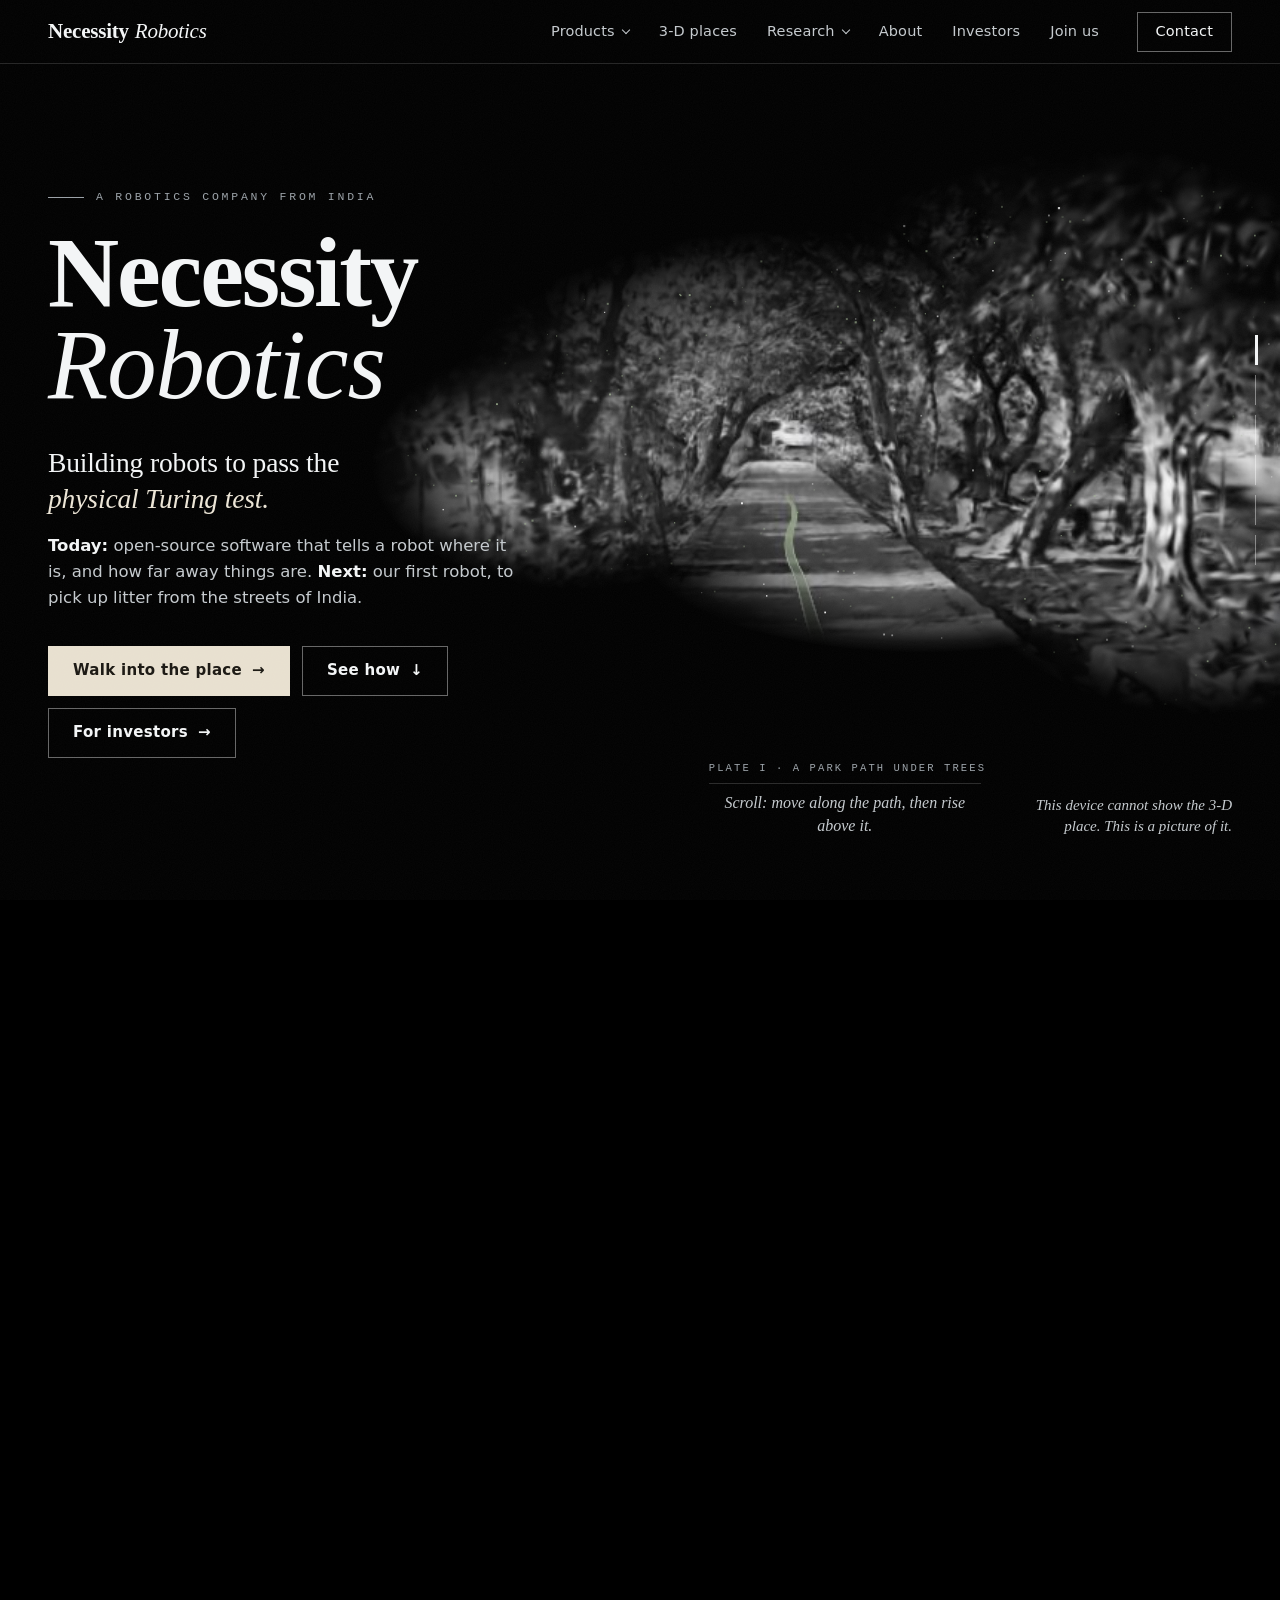
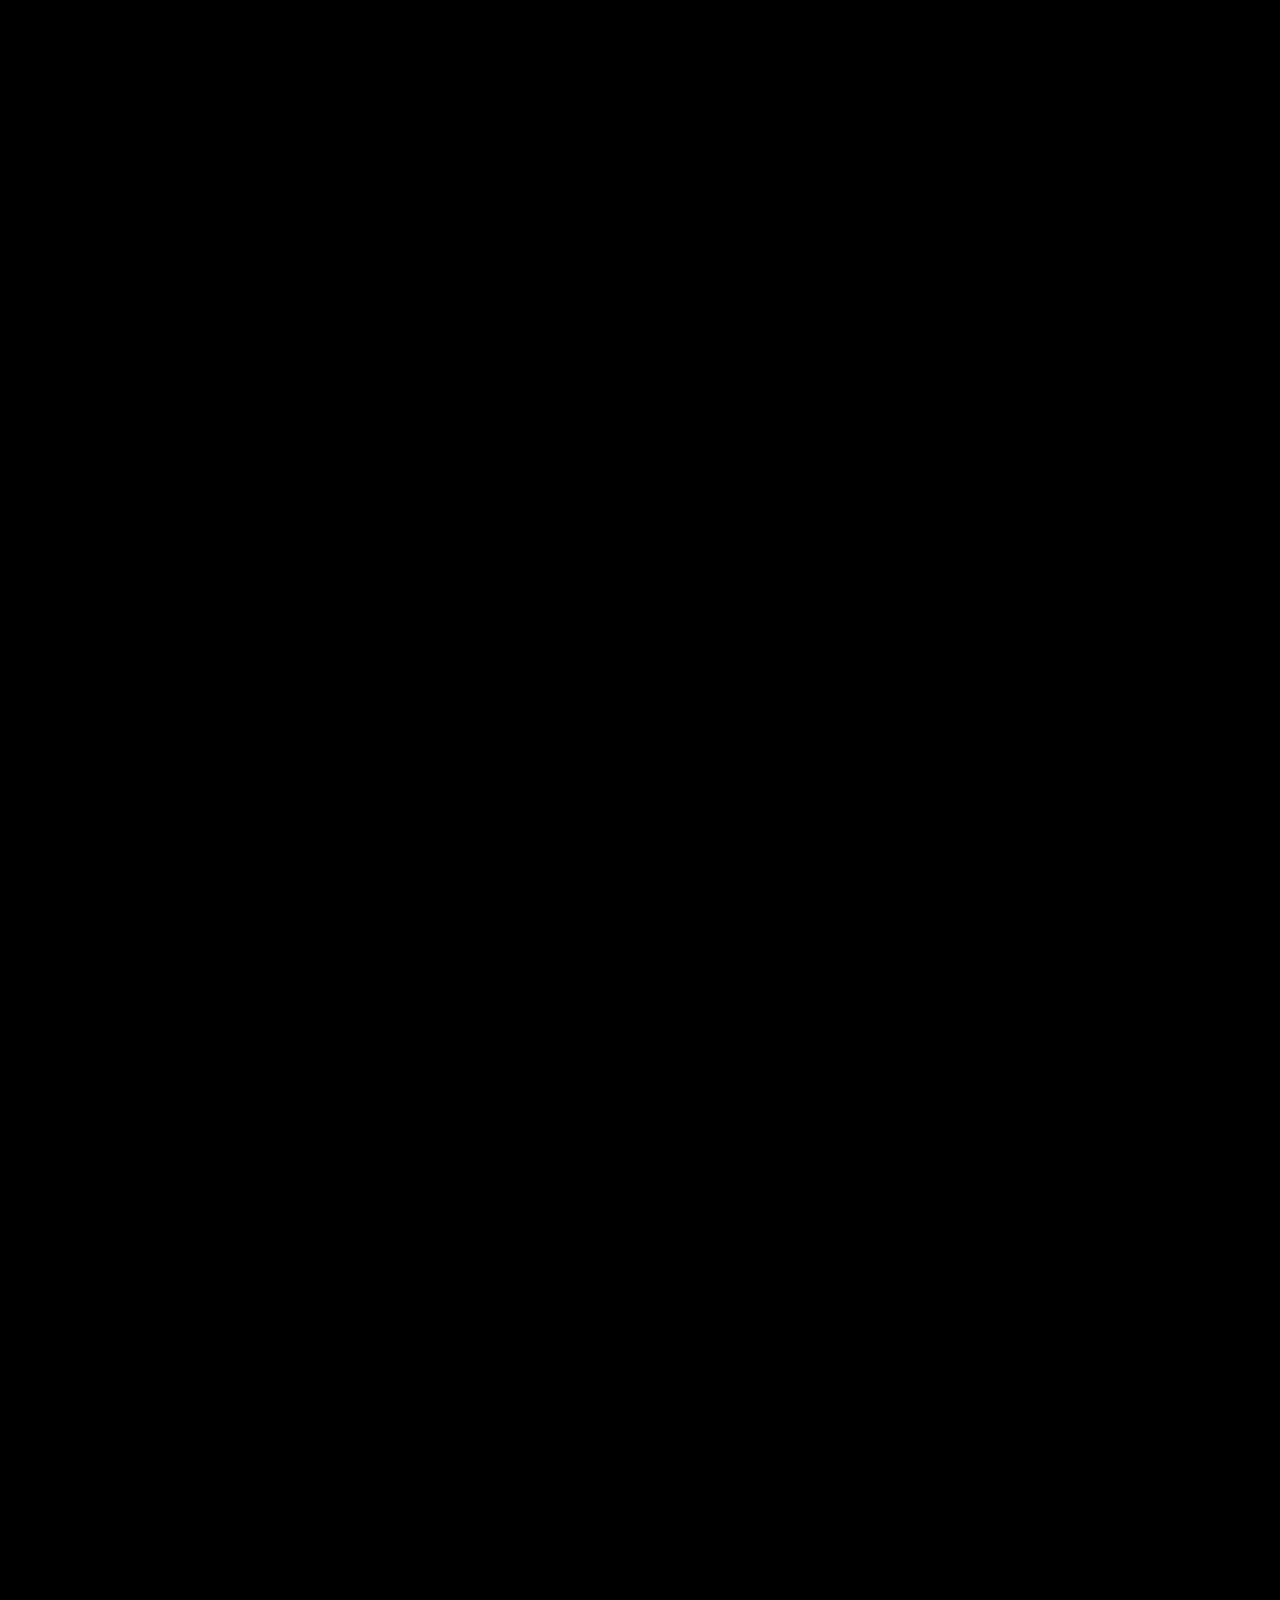
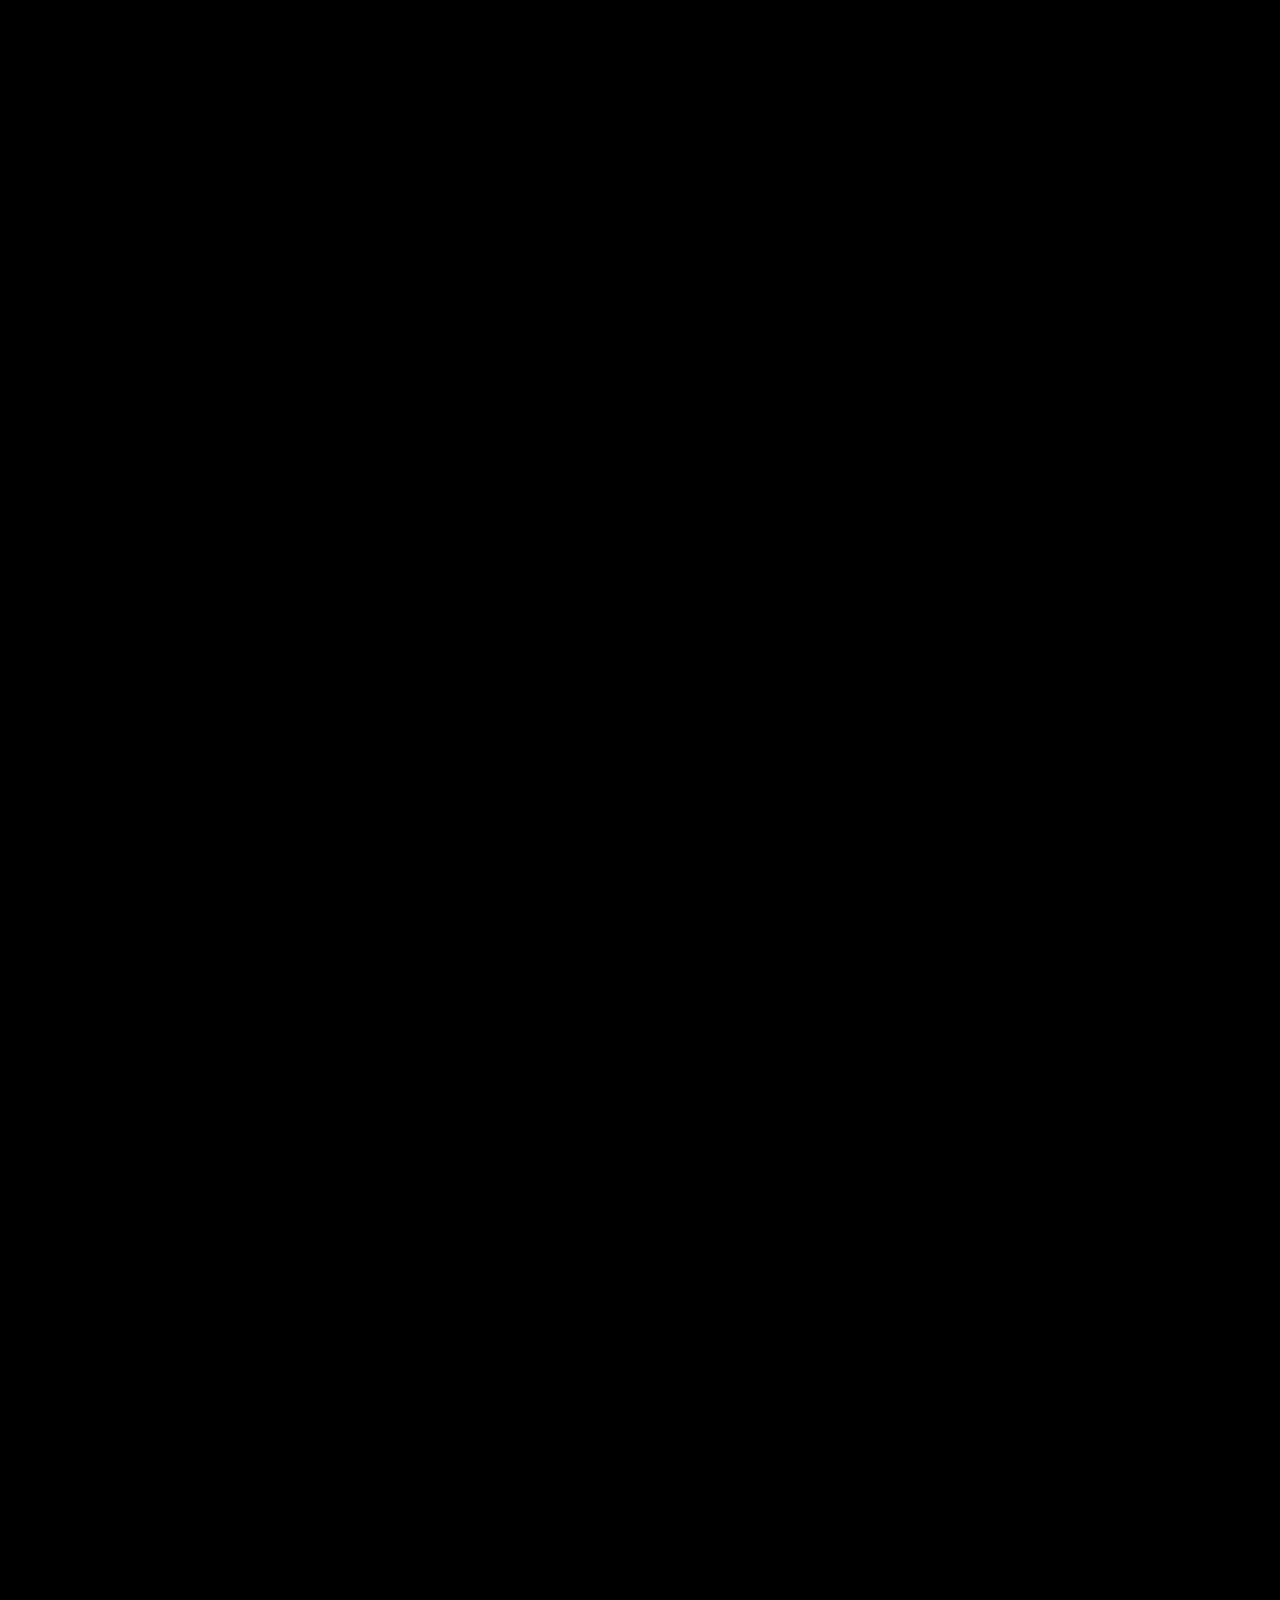
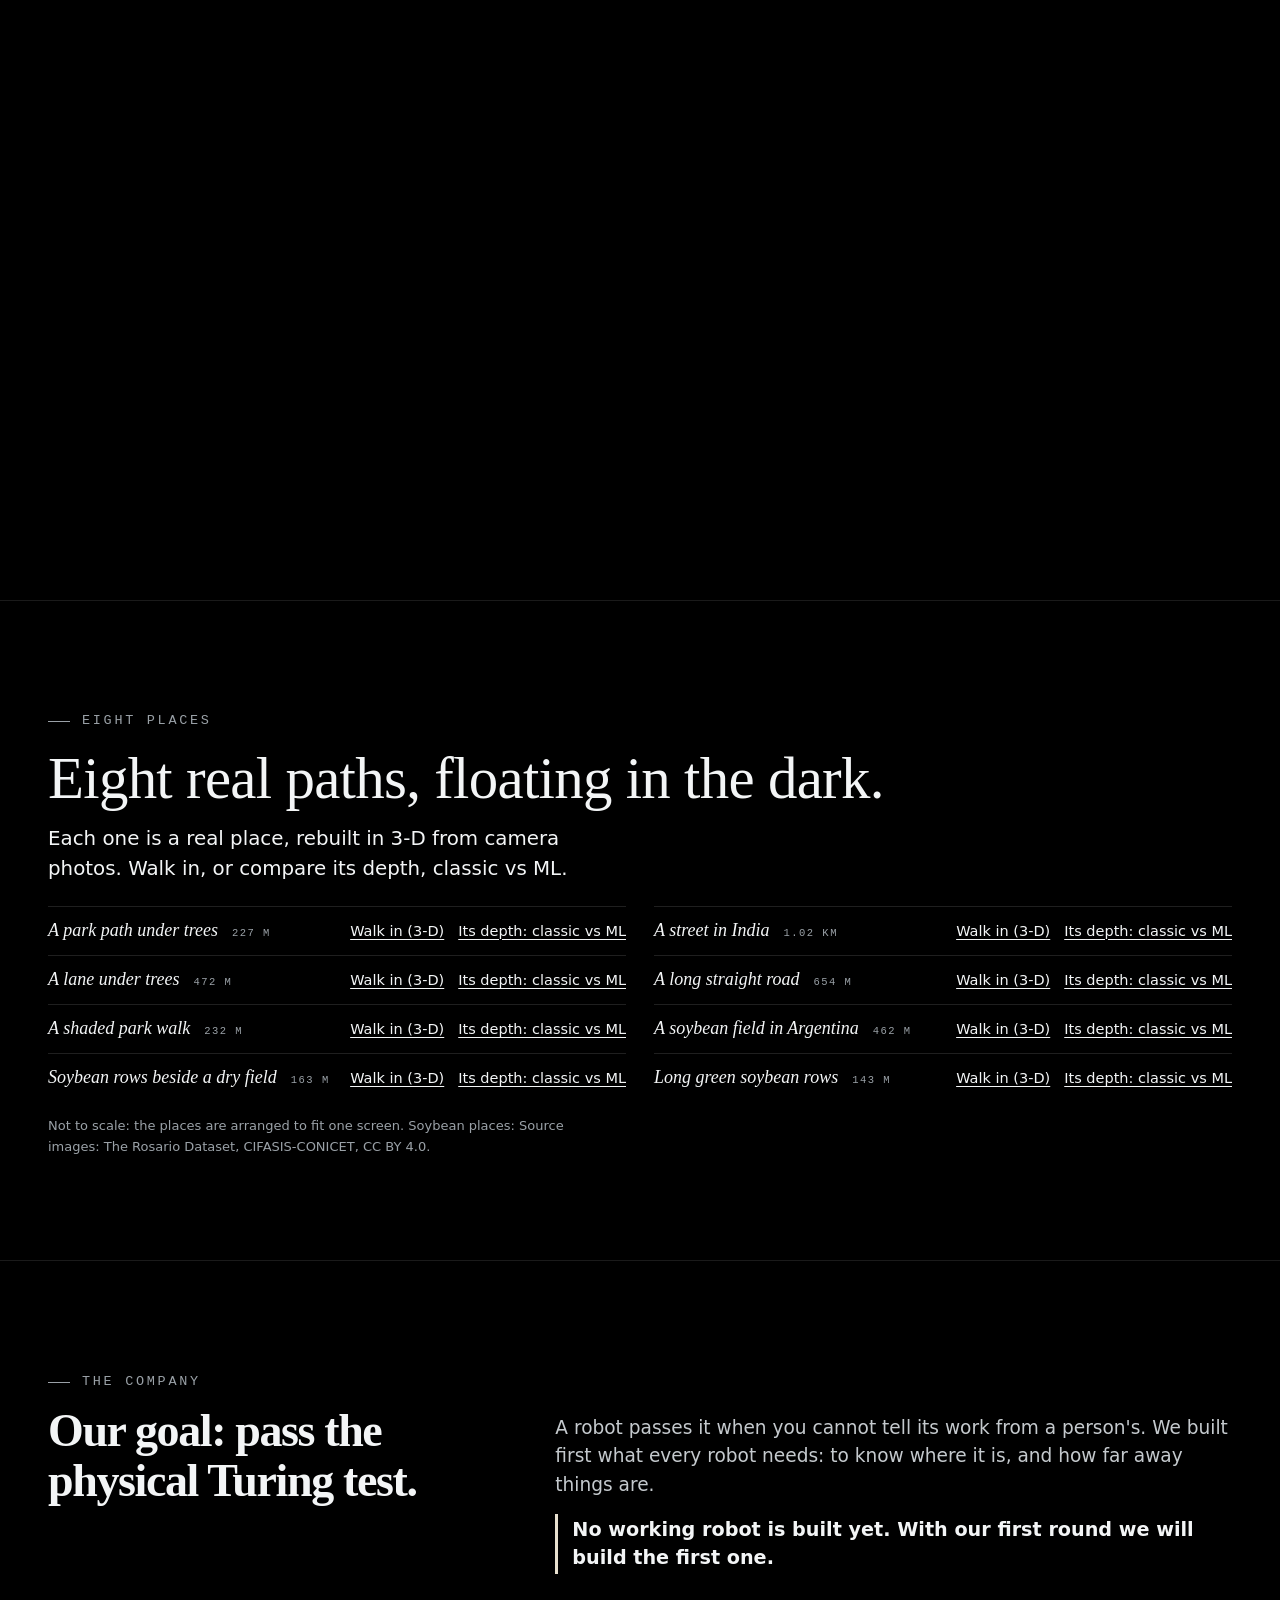
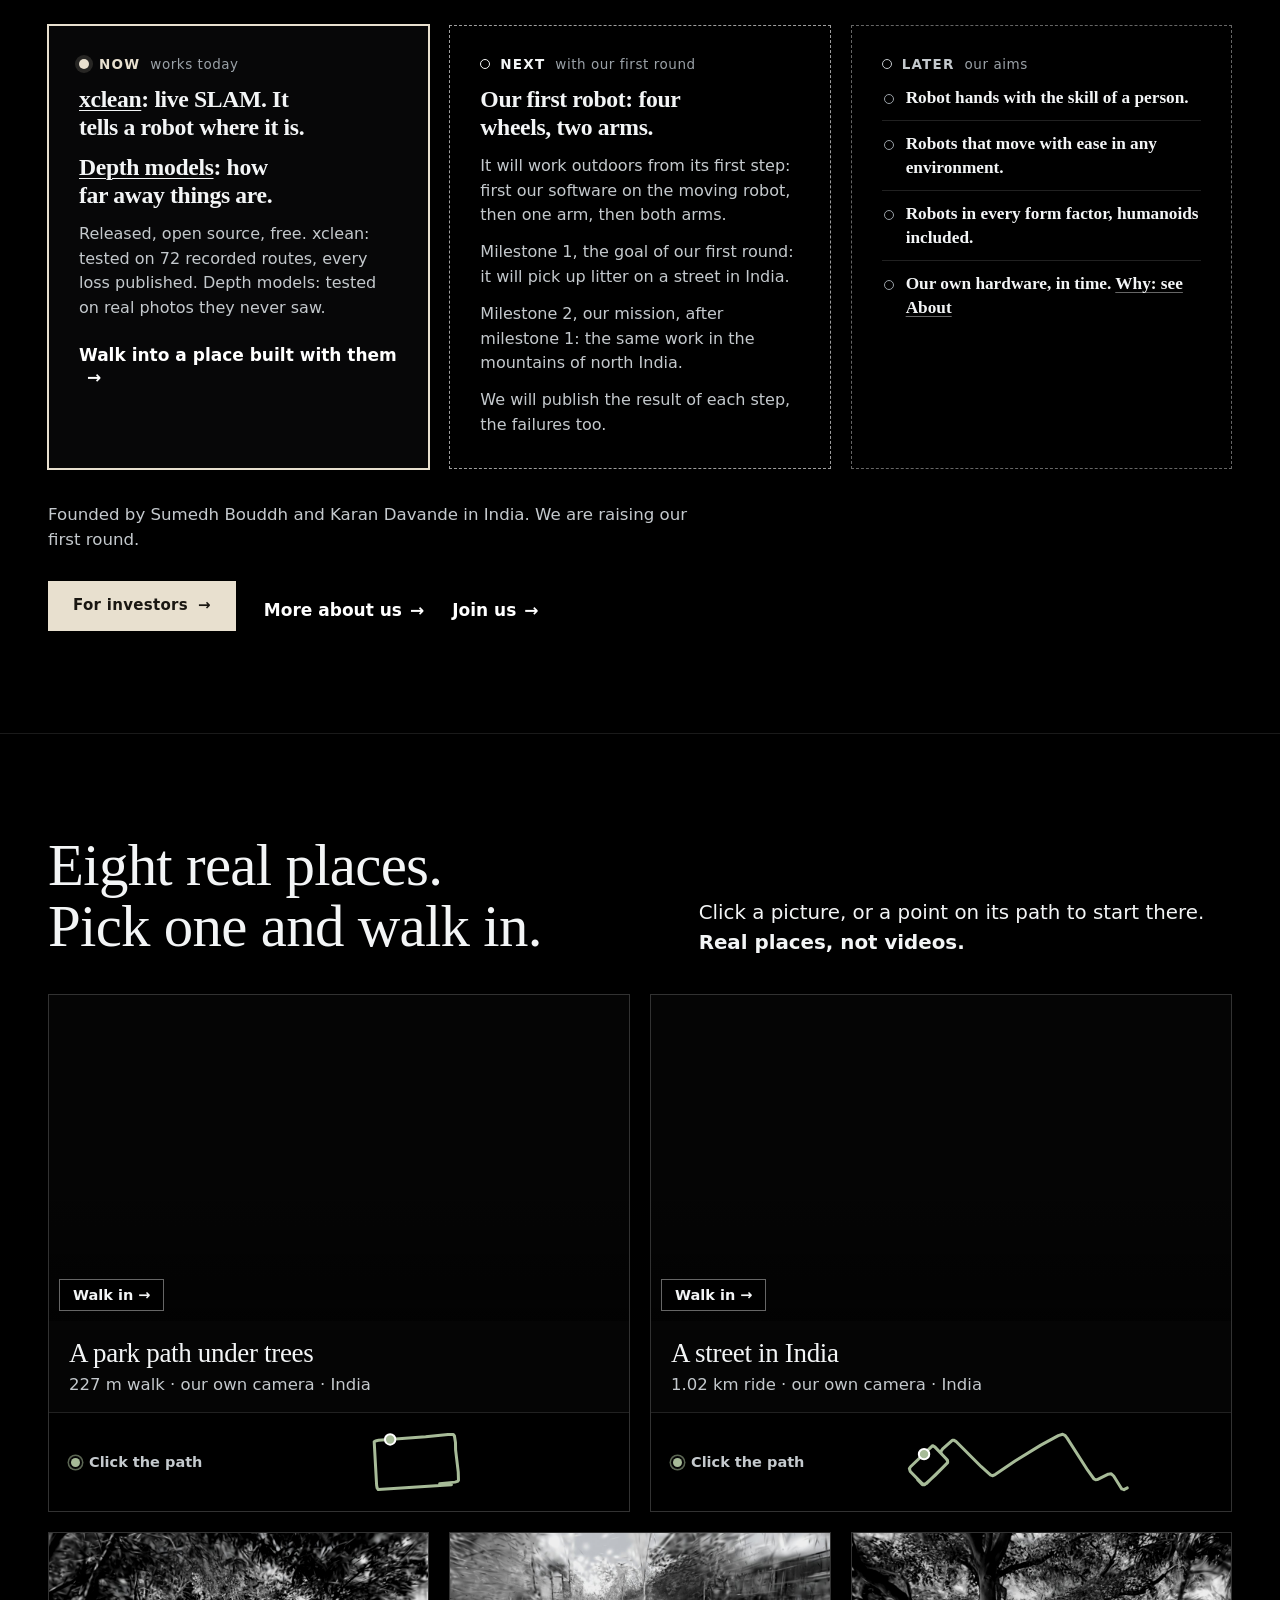
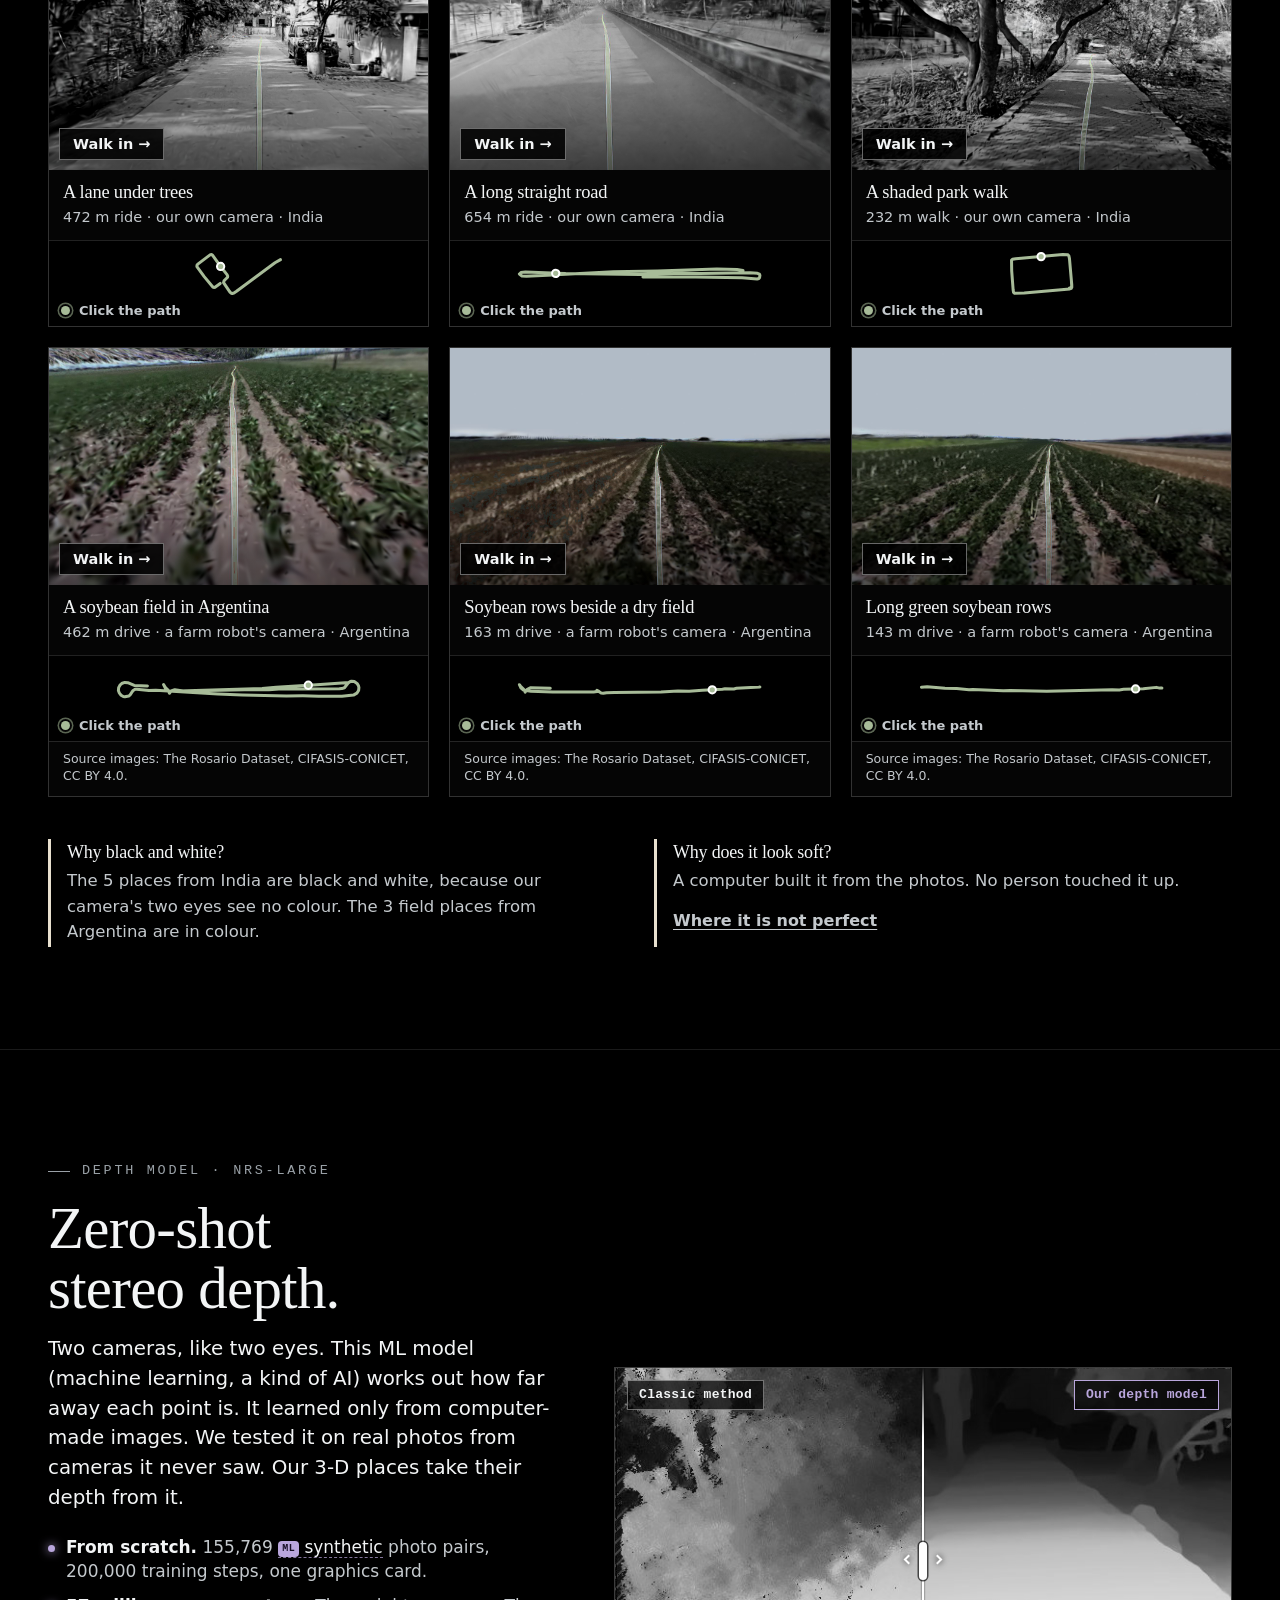
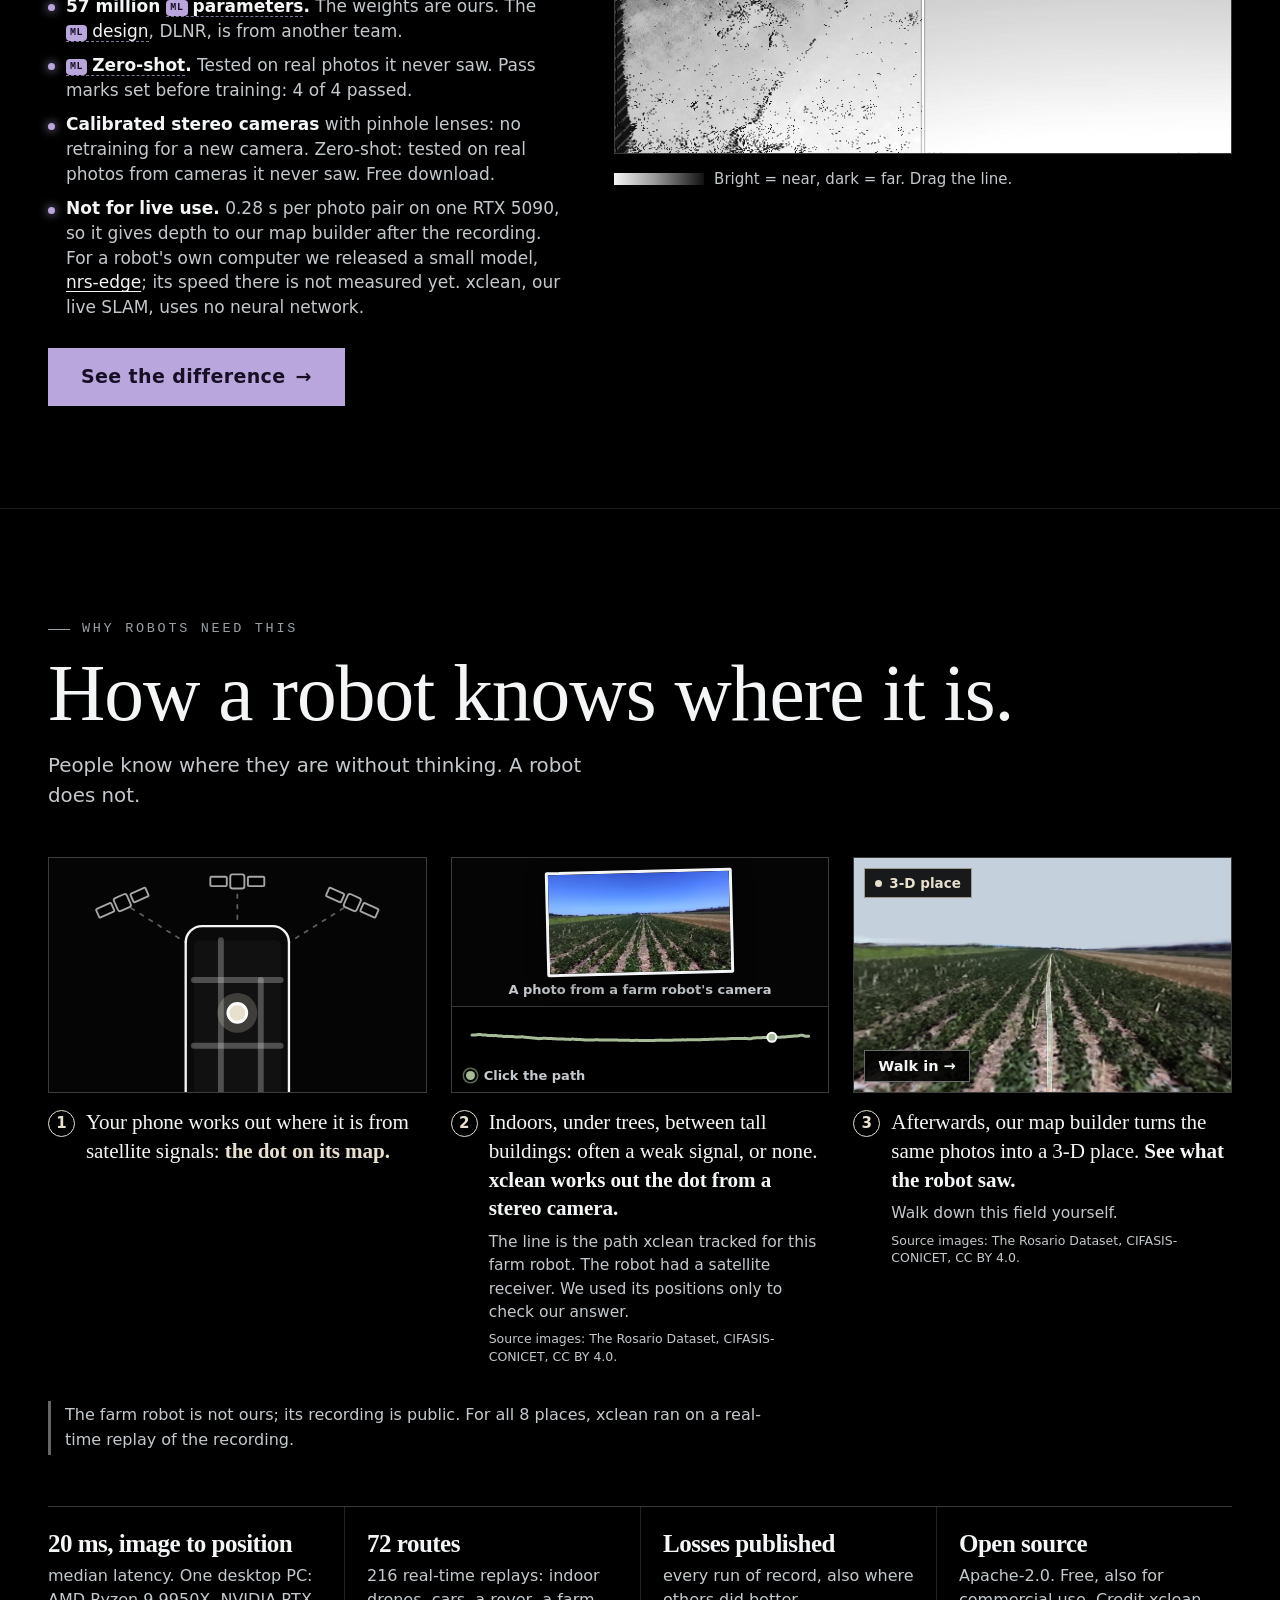
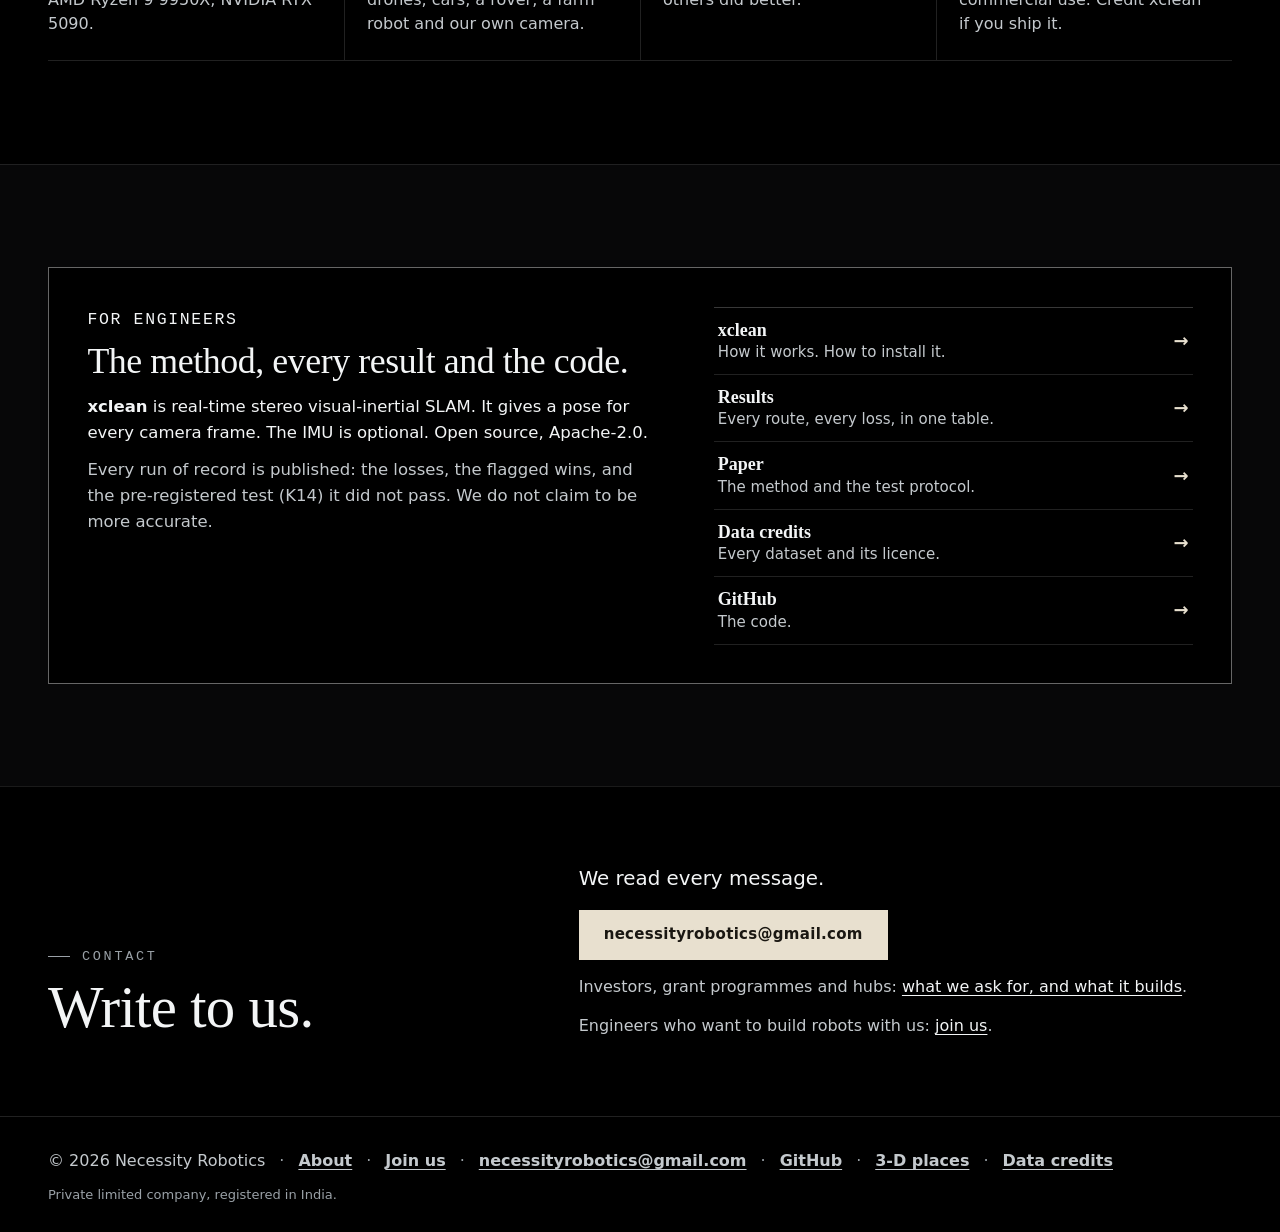
<file: index.html>
<!doctype html>
<html lang="en">
<head>
<meta charset="utf-8">
<meta name="viewport" content="width=device-width, initial-scale=1, viewport-fit=cover">
<base href="/">
<style>@view-transition { navigation: auto; } @media (prefers-reduced-motion: reduce) { @view-transition { navigation: none; } }</style>
<title>Necessity Robotics</title>
<meta name="theme-color" content="#000000">
<meta name="description" content="Necessity Robotics is a robotics company from India, building robots to pass the physical Turing test. Today: open-source software that tells a robot where it is, and how far away things are. Next: our first robot. Walk into a real place, rebuilt in 3-D from its camera photos. Not a video: you move in it yourself.">
<link rel="canonical" href="https://necessityrobotics.github.io/">
<meta property="og:type" content="website">
<meta property="og:site_name" content="Necessity Robotics">
<meta property="og:title" content="Necessity Robotics: a robotics company from India">
<meta property="og:description" content="A robotics company from India, building robots to pass the physical Turing test. Today: open-source software that tells a robot where it is, and how far away things are. Next: our first robot. Walk into a real place, rebuilt in 3-D from its camera photos.">
<meta property="og:url" content="https://necessityrobotics.github.io/">
<meta property="og:image" content="https://necessityrobotics.github.io/img/share.jpg">
<meta property="og:image:type" content="image/jpeg">
<meta property="og:image:width" content="1200">
<meta property="og:image:height" content="630">
<meta property="og:image:alt" content="A street in India as a 3-D place, built from camera photos by our software. Not a video.">
<meta name="twitter:card" content="summary_large_image">
<link rel="icon" href="data:image/svg+xml,%3Csvg xmlns='http://www.w3.org/2000/svg' viewBox='0 0 32 32'%3E%3Crect width='32' height='32' rx='7' fill='%23000000'/%3E%3Ccircle cx='16' cy='16' r='8' fill='none' stroke='%23e8e0cf' stroke-width='2.6'/%3E%3Ccircle cx='16' cy='16' r='2.4' fill='%23f2f5fa'/%3E%3C/svg%3E">
<script>document.documentElement.dataset.acc = 'trio';(function(){try{var d=document.documentElement,q=new URLSearchParams(location.search),n=navigator,c=n.connection||{},s=q.get('still'),k=null;try{k=sessionStorage.getItem('nr-still');}catch(e){}var t=matchMedia('(hover: none), (pointer: coarse)').matches,ios=/iPhone|iPad|iPod/.test(n.userAgent)||(n.platform==='MacIntel'&&n.maxTouchPoints>1);var et=c.effectiveType||'',slow=c.saveData===true||/(^|-)2g$/.test(et)||(t&&(et==='3g'||(c.downlink>0&&c.downlink<1)));var weak=t&&((n.deviceMemory>0&&n.deviceMemory<=3)||(!ios&&n.hardwareConcurrency>0&&n.hardwareConcurrency<=4));if(s==='1'){d.classList.add('nr-still');d.classList.remove('f-drift');}}catch(e){}})();</script>
<script>document.documentElement.classList.add('js'); window.__fOpen = '/explore.html'; window.__noAccentBar = true;</script>
<script>/* before any other script: f-desk (desktop), f-drift (the first picture walks in from the first paint), f-hidden (a background tab holds it). Scroll: the page restores positions itself (manual): each history entry keeps its own position (history.state.fy, saved as the visitor scrolls), so Back and Forward return there, also inside the page; a reload restores nothing and starts at the top, where the first screen walks. */(function(){try{var d=document.documentElement,q=new URLSearchParams(location.search),m=function(x){return matchMedia(x).matches;};if(!m('(max-width: 760px)')){d.classList.add('f-desk');if(!m('(prefers-reduced-motion: reduce)')&&q.get('snap')!=='1'&&q.get('ride')!=='0')d.classList.add('f-drift');}var h=function(){d.classList.toggle('f-hidden',document.visibilityState==='hidden');};h();document.addEventListener('visibilitychange',h);if(!('scrollRestoration' in history))return;history.scrollRestoration='manual';var sv=function(){try{var s=history.state;s=s&&typeof s==='object'?Object.assign({},s):{};s.fy=Math.round(scrollY);history.replaceState(s,'');}catch(e){}},tm=0;addEventListener('scroll',function(){clearTimeout(tm);tm=setTimeout(sv,250);},{passive:true});addEventListener('pagehide',sv);var go=function(){var s=history.state;if(s&&typeof s.fy==='number')scrollTo(0,s.fy);};addEventListener('popstate',go);var n=performance.getEntriesByType&&performance.getEntriesByType('navigation')[0];if(n&&n.type==='back_forward'){addEventListener('DOMContentLoaded',go);addEventListener('load',go);}}catch(e){}})();</script>
<script type="importmap">
{"imports":{
  "three":"/vendor/three/three.module.js",
  "three/addons/":"/vendor/three/addons/",
  "@sparkjsdev/spark":"/vendor/spark/spark.module.js"
}}
</script>
<!-- the v4 sections (8894); F's stage (C's photo + the live site's pull-back); the V12 skin (black, V11 type, one accent) -->
<link rel="stylesheet" href="css/site.css">
<link rel="stylesheet" href="css/v4.css">
<link rel="stylesheet" href="css/home4.css">
<link rel="stylesheet" href="css/dark.css">
<link rel="stylesheet" href="css/x.css">
<link rel="stylesheet" href="css/ml.css">
<link rel="stylesheet" href="css/depth.css">
<link rel="stylesheet" href="/_concepts4/F/place/place.css" data-pl-css="1">
<link rel="stylesheet" href="/_concepts4/F/c.css">
<link rel="stylesheet" href="/_concepts4/F/home.css">
<link rel="stylesheet" href="/_concepts4/F/f.css">
<link rel="stylesheet" href="css/recolour.css">
<link rel="stylesheet" href="css/v12.css">
<link rel="stylesheet" href="css/accent.css">
<link rel="stylesheet" href="css/fund.css">
</head>
<body class="v12">
<a class="skip" href="#places">Skip to the places</a>
<!-- gen:header -->
<header class="v4-head nr-head">
  <div class="wrap v4-head-in">
    <a class="wordmark v4-wordmark" href="./" aria-label="Necessity Robotics, home" aria-current="page">Necessity <i>Robotics</i></a>
    <nav class="v4-nav nr-nav" id="v4-nav" aria-label="Main">
      <div class="nr-dd" data-dd="products">
        <button class="nr-dd-btn" type="button" aria-expanded="false" aria-controls="nr-dd-products">Products<span class="nr-chev" aria-hidden="true"></span></button>
        <div class="nr-dd-panel nr-dd-panel--2 fd-dd3" id="nr-dd-products">
          <p class="nr-dd-h">Products</p>
          <a class="nr-dd-item nr-dd-item--path" href="xclean.html"><span class="nr-dd-k">Live SLAM</span><span class="nr-dd-n">xclean</span><span class="nr-dd-t">Tells a robot where it is, from a stereo camera.</span><span class="nr-dd-s">Open source &middot; Apache-2.0</span></a>
          <a class="nr-dd-item nr-dd-item--ml" href="depth.html"><span class="nr-dd-k">Depth model &middot; large</span><span class="nr-dd-n">nrs-large</span><span class="nr-dd-t">How far away each point is, from two camera photos. Our larger, more exact model.</span><span class="nr-dd-s">57 million parameters &middot; Free download</span></a>
          <a class="nr-dd-item nr-dd-item--ml" href="nrs-edge.html"><span class="nr-dd-k">Depth model &middot; small</span><span class="nr-dd-n">nrs-edge</span><span class="nr-dd-t">How far away each point is, in a small model for the computer inside a robot.</span><span class="nr-dd-s">6 million parameters &middot; Free download</span></a>
        </div>
      </div>
      <a class="nr-a" href="maps.html">3-D places</a>
      <div class="nr-dd" data-dd="research">
        <button class="nr-dd-btn" type="button" aria-expanded="false" aria-controls="nr-dd-research">Research<span class="nr-chev" aria-hidden="true"></span></button>
        <div class="nr-dd-panel" id="nr-dd-research">
          <p class="nr-dd-h">Research</p>
          <a class="nr-dd-item" href="results.html"><span class="nr-dd-n">Results</span><span class="nr-dd-t">Every route and every loss, in one table.</span></a>
          <a class="nr-dd-item" href="paper.html"><span class="nr-dd-n">Paper</span><span class="nr-dd-t">The method and the test protocol.</span></a>
        </div>
      </div>
      <a class="nr-a" href="about.html">About</a>
      <a class="nr-a" href="investors.html">Investors</a>
      <a class="nr-a" href="about.html#join">Join us</a>
      <a class="nr-a nr-a--contact" href="#contact">Contact</a>
    </nav>
    <a class="nr-cta" href="#contact">Contact</a>
    <button class="v4-menu-btn" type="button" aria-expanded="false" aria-controls="v4-nav"><span class="v4-menu-ico" aria-hidden="true"></span><span class="v4-menu-txt">Menu</span></button>
  </div>
</header>
<!-- /gen:header -->
<main id="main">
  <section class="h-hero" id="hero" aria-label="Necessity Robotics">
    <div class="h-stage" id="stage" data-stop="0">

      <div class="h-place" id="place" aria-hidden="true">
        <picture>
          <source id="still-p" media="(max-width: 760px)" srcset="/img/places/oak_161206_p.jpg">
          <img class="pl-still" id="still" src="/_concepts4/F/img/first.jpg" data-place="oak_161206" alt="" fetchpriority="high">
        </picture>
      </div>
      <!-- the first screen: the dark over the place (dark.js; site v4.1's "out of the dark") -->
      <canvas class="f-dark" id="dark" aria-hidden="true"></canvas>
      <!-- stops 4 and 5: the eight places, the floating trajectories (atlas.js): names and islands are doors -->
      <div class="f-atlas-in" id="atlas-in">
        <canvas class="f-atlas-canvas" aria-hidden="true"></canvas>
        <div class="f-atlas-labels"></div>
        <div class="f-atlas-pick" role="dialog" hidden></div>
      </div>
      <div class="h-veil" id="veil"></div>

      <div class="h-first" id="first">
        <div class="h-id">
          <p class="c-eyebrow">A robotics company from India</p>
          <p class="h-name"><span>Necessity</span> <span class="h-name-2">Robotics</span></p>
          <h1 class="h-h1">Building robots to pass the <span class="h-acc">physical Turing test.</span></h1>
          <p class="h-sub fd-today"><b>Today:</b> open-source software that tells a robot where it is, and how far away things are. <b>Next:</b> our first robot, to pick up litter from the streets of India.</p>
          <div class="h-cta">
            <a class="btn btn--acc h-go" href="explore.html?map=oak_161206&amp;at=117" data-open="">Walk into the place <span aria-hidden="true">&rarr;</span></a>
            <a class="btn h-more" href="#s1">See how <span aria-hidden="true">&darr;</span></a>
            <a class="btn fd-inv" href="investors.html">For investors <span aria-hidden="true">&rarr;</span></a>
          </div>
        </div>
      </div>
      <p class="h-hint" id="hint"><span class="h-plate">Plate I &middot; A park path under trees</span><span id="hint-t">Scroll: move along the path, then rise above it.</span><span class="h-look" id="h-look" role="group" aria-label="How to look around" hidden><button class="h-look-b" type="button" data-look="phone" aria-pressed="false" aria-label="Look by moving your phone"><svg viewBox="0 0 24 24" aria-hidden="true"><rect x="7.5" y="3" width="9" height="18" rx="1.2"/><path d="M4 9.2a7 7 0 0 0 0 5.6M20 9.2a7 7 0 0 1 0 5.6"/></svg><span>Phone</span></button><button class="h-look-b" type="button" data-look="touch" aria-pressed="false" aria-label="Look by touch only"><svg viewBox="0 0 24 24" aria-hidden="true"><path d="M9.5 11.5V5a1.5 1.5 0 0 1 3 0v5.5m0-1a1.5 1.5 0 0 1 3 0v1.5m0-.5a1.5 1.5 0 0 1 3 0v4a6.5 6.5 0 0 1-6.5 6.5h-.4a6.5 6.5 0 0 1-5-2.4L4.4 15a1.5 1.5 0 0 1 2.3-1.9l2.8 2.6"/></svg><span>Touch</span></button></span></p>

      <div class="h-cap" data-cap="1" id="s1">
        <p class="c-k">I &middot; The place</p>
        <h2>One camera. One walk.</h2>
        <p>A person carried a stereo camera down this path. xclean, our software, tracked it in a real-time replay of the recording. <b>Our depth model</b> worked out the depth. <span class="h-live"><span class="when-fine">Move your mouse: near trees slide past far trees.</span><span class="when-touch">Drag sideways to look around.</span></span></p>
      </div>
      <div class="h-cap" data-cap="2">
        <p class="c-k">II &middot; Pull back</p>
        <h2>A video cannot leave its camera. This place can.</h2>
        <p><span class="h-nocl">Scroll to rise above the path. <span class="h-live"><span class="when-fine">Drag to look around.</span><span class="when-touch">Drag sideways to look around.</span></span></span><span class="h-cl">This is the same place, seen from 64 m above the path.</span></p>
      </div>
      <div class="h-cap" data-cap="3">
        <p class="c-k">III &middot; The whole place</p>
        <h2>227 m of a real park, in 3&#8209;D.</h2>
        <p><span class="h-cl">Seen from straight above, to scale. </span>Every point comes from the camera's photos. <b>The line is the path xclean tracked.</b> <span class="h-live"><span class="when-fine">Drag to turn the view.</span><span class="when-touch">Drag sideways to turn the view.</span></span></p>
      </div>
      <div class="h-cap h-cap--top" data-cap="4">
        <p class="c-k">IV &middot; Eight places</p>
        <h2 class="h-live">Eight real paths, floating in the dark.</h2>
        <p class="h-live">Each shape is a real place: its 3&#8209;D points and its camera path. Not to scale.</p>
        <h2 class="h-still">Eight real places.</h2>
        <p class="h-still h-nocl">Seen from far above. The list of all eight is below.</p>
        <p class="h-cl">Each plate shows one place from above. The line is its camera path.</p>
      </div>
      <div class="h-cap h-cap--go h-cap--top" data-cap="5">
        <h2 class="f-go-h">Pick one.</h2>
        <p class="h-live"><span class="when-fine">Click</span><span class="when-touch">Tap</span> a shape: walk in, or compare its depth, classic vs ML.</p>
        <p class="h-still h-nocl">Scroll on and pick one.</p>
        <p class="h-cl">Tap a plate. Walk in, or see its depth.</p>
        <div class="h-cap-cta">
          <a class="btn btn--acc" id="go" href="explore.html?map=oak_161206&amp;at=117" data-open="">Walk into the park <span aria-hidden="true">&rarr;</span></a>
        </div>
        <p class="f-cap-credit">Soybean places: Source images: The Rosario Dataset, CIFASIS-CONICET, CC BY 4.0.</p>
      </div>

      <ol class="h-rail" aria-hidden="true"><li></li><li></li><li></li><li></li><li></li><li></li></ol>
      <p class="h-state" id="state" role="status"></p>
    </div>
  </section>

  <section class="h4-sec f-atlas" id="atlas" aria-labelledby="atlas-h">
    <div class="wrap">
      <p class="eyebrow">Eight places</p>
      <h2 class="h4-h2" id="atlas-h">Eight real paths, floating in the dark.</h2>
      <p class="h4-lead">Each one is a real place, rebuilt in 3&#8209;D from camera photos. Walk in, or compare its depth, classic vs ML.</p>
    </div>
    <div class="wrap">
      <ul class="f-atlas-list"><li><span class="f-al-n">A park path under trees</span><span class="f-al-l">227 m</span><a href="explore.html?map=oak_161206">Walk in (3&#8209;D)</a><a href="depth.html?map=oak_161206#dm-cmp">Its depth: classic vs ML</a></li><li><span class="f-al-n">A street in India</span><span class="f-al-l">1.02 km</span><a href="explore.html?map=oak_161834">Walk in (3&#8209;D)</a><a href="depth.html?map=oak_161834#dm-cmp">Its depth: classic vs ML</a></li><li><span class="f-al-n">A lane under trees</span><span class="f-al-l">472 m</span><a href="explore.html?map=oak_164424">Walk in (3&#8209;D)</a><a href="depth.html?map=oak_164424#dm-cmp">Its depth: classic vs ML</a></li><li><span class="f-al-n">A long straight road</span><span class="f-al-l">654 m</span><a href="explore.html?map=oak_164002">Walk in (3&#8209;D)</a><a href="depth.html?map=oak_164002#dm-cmp">Its depth: classic vs ML</a></li><li><span class="f-al-n">A shaded park walk</span><span class="f-al-l">232 m</span><a href="explore.html?map=oak_160543">Walk in (3&#8209;D)</a><a href="depth.html?map=oak_160543#dm-cmp">Its depth: classic vs ML</a></li><li><span class="f-al-n">A soybean field in Argentina</span><span class="f-al-l">462 m</span><a href="explore.html?map=rosario_01">Walk in (3&#8209;D)</a><a href="depth.html?map=rosario_01#dm-cmp">Its depth: classic vs ML</a></li><li><span class="f-al-n">Soybean rows beside a dry field</span><span class="f-al-l">163 m</span><a href="explore.html?map=rosario_03">Walk in (3&#8209;D)</a><a href="depth.html?map=rosario_03#dm-cmp">Its depth: classic vs ML</a></li><li><span class="f-al-n">Long green soybean rows</span><span class="f-al-l">143 m</span><a href="explore.html?map=rosario_04">Walk in (3&#8209;D)</a><a href="depth.html?map=rosario_04#dm-cmp">Its depth: classic vs ML</a></li></ul>
      <p class="f-atlas-note">Not to scale: the places are arranged to fit one screen. Soybean places: Source images: The Rosario Dataset, CIFASIS-CONICET, CC BY 4.0.</p>
    </div>
  </section>

  <!-- ============ The company in one screen, above the place cards.
       The plan in order: Now (works today) / Next (our first round) / Later (aims). ============ -->
  <section class="h4-sec h4-about fd-co" id="about" aria-labelledby="h4-about-h">
    <div class="wrap">
      <p class="eyebrow">The company</p>
      <div class="h4-goal">
        <h2 class="h4-goal-t" id="h4-about-h">Our goal: pass the physical Turing test.</h2>
        <p class="h4-goal-s">A robot passes it when you cannot tell its work from a person's. We built first what every robot needs: to know where it is, and how far away things are.</p>
        <p class="h4-goal-n">No working robot is built yet. With our first round we will build the first one.</p>
      </div>

      <div class="h4-status fd-plan" aria-labelledby="h4-status-h">
        <h3 class="v4-sr" id="h4-status-h">Our plan, in order: now, next, later</h3>
        <div class="h4-ready">
          <p class="h4-status-l">Now <span>works today</span></p>
          <p class="h4-status-t"><a href="xclean.html">xclean</a>: live SLAM. It tells a robot where it is.</p>
          <p class="h4-status-t h4-status-t--ai"><a href="depth.html">Depth models</a>: how far away things are.</p>
          <p class="fd-s">Released, open source, free. xclean: tested on <!-- gen:val:board.routes -->72<!-- /gen:val:board.routes --> recorded routes, every loss published. Depth models: tested on real photos they never saw.</p>
          <a class="more h4-status-go" href="explore.html">Walk into a place built with them</a>
        </div>
        <div class="h4-building fd-next">
          <p class="h4-status-l">Next <span>with our first round</span></p>
          <p class="h4-status-t">Our first robot: four wheels, two arms.</p>
          <p class="fd-s">It will work outdoors from its first step: first our software on the moving robot, then one arm, then both arms.</p>
          <p class="fd-s">Milestone 1, the goal of our first round: it will pick up litter on a street in India.</p>
          <p class="fd-s">Milestone 2, our mission, after milestone 1: the same work in the mountains of north India.</p>
          <p class="fd-s">We will publish the result of each step, the failures too.</p>
        </div>
        <div class="h4-building fd-later">
          <p class="h4-status-l">Later <span>our aims</span></p>
          <ul class="h4-aims">
            <li>Robot hands with the skill of a person.</li>
            <li>Robots that move with ease in any environment.</li>
            <li>Robots in every form factor, humanoids included.</li>
            <li>Our own hardware, in time. <a href="about.html#stack">Why: see About</a></li>
          </ul>
        </div>
      </div>

      <p class="h4-about-who">Founded by Sumedh Bouddh and Karan Davande in India. We are raising our first round.</p>
      <p class="fd-co-cta"><a class="btn btn--acc" href="investors.html">For investors <span aria-hidden="true">&rarr;</span></a> <a class="more" href="about.html">More about us</a> <a class="more" href="about.html#join">Join us</a></p>
    </div>
  </section>

  <section class="h4-sec h4-places" id="places" aria-labelledby="h4-places-h">
    <div class="wrap">
      <div class="h4-head">
        <h2 class="h4-h2" id="h4-places-h"><span><!-- gen:val:places.count_word -->Eight<!-- /gen:val:places.count_word --> real places.</span> <span>Pick one and walk in.</span></h2>
        <p class="h4-lead"><span class="when-touch">Tap</span><span class="when-fine">Click</span> a picture, or a point on its path to start there. <b>Real places, not videos.</b></p>
      </div>
      <!-- gen:cards -->
      <ul class="v4-cards">
        <li class="v4-card" data-place="oak_161206">
          <a class="v4-card-main" href="explore.html?map=oak_161206">
            <div class="v4-card-pic"><img src="img/places/oak_161206.jpg" alt="Picture of the 3-D place: A park path under trees" width="1280" height="800" loading="lazy" decoding="async"><span class="v4-chip v4-chip--go">Walk in <span aria-hidden="true">&rarr;</span></span></div>
            <div class="v4-card-txt"><h3 class="v4-card-name">A park path under trees</h3><p class="v4-card-kind">227 m walk · our own camera · India</p></div>
          </a>
          <a class="v4-route" href="explore.html?map=oak_161206" data-route="oak_161206" data-total="227.1" data-start="117.2" title="Open this place in 3-D"><span class="v4-sr">A park path under trees: the camera&#x27;s path, 227 m long. Open this place in 3-D at a point of the path. </span><svg class="v4-route-svg" viewBox="0 0 150 64" preserveAspectRatio="xMidYMid meet" aria-hidden="true" focusable="false" data-tf="1.0237 105.38 51.567"><path class="v4-route-line" d="M105.4 51.6L42.1 55.8L41.1 54.4L40.7 52.1L38.6 14.5L39.7 13.8L42.3 13.2L83.1 10.2L102.4 8.2L107.0 8.2L108.0 9.5L108.9 15.2L109.0 21.5L111.3 40.8L111.5 47.8L110.6 48.8L108.5 49.4L95.2 50.9" data-m="0 62.2 64 66.3 103.4 104.7 107.3 147.4 166.5 171.1 172.8 178.4 184.6 203.6 210.5 211.8 214.1 227.2"/><circle class="v4-route-dot" cx="52.4" cy="12.5" r="4.5"/></svg><span class="v4-route-label"><span class="when-touch">Tap the path</span><span class="when-fine">Click the path</span></span></a>
        </li>
        <li class="v4-card" data-place="oak_161834">
          <a class="v4-card-main" href="explore.html?map=oak_161834">
            <div class="v4-card-pic"><img src="img/places/oak_161834.jpg" alt="Picture of the 3-D place: A street in India" width="1280" height="800" loading="lazy" decoding="async"><span class="v4-chip v4-chip--go">Walk in <span aria-hidden="true">&rarr;</span></span></div>
            <div class="v4-card-txt"><h3 class="v4-card-name">A street in India</h3><p class="v4-card-kind">1.02 km ride · our own camera · India</p></div>
          </a>
          <a class="v4-route" href="explore.html?map=oak_161834" data-route="oak_161834" data-total="1020.7" data-start="188.2" title="Open this place in 3-D"><span class="v4-sr">A street in India: the camera&#x27;s path, 1.02 km long. Open this place in 3-D at a point of the path. </span><svg class="v4-route-svg" viewBox="0 0 213 64" preserveAspectRatio="xMidYMid meet" aria-hidden="true" focusable="false" data-tf="0.35357 19.383 47.256"><path class="v4-route-line" d="M19.4 47.3L23.6 51.6L25.6 51.6L34.3 43.8L45.4 32.5L45.4 31.2L44.3 29.4L34.3 18.9L32.4 17.9L13.3 36.1L12.3 37.7L13.1 40.2L23.4 50.7L24.8 51.4L27.2 50.5L44.9 33.1L45.4 31.7L45.2 30.3L40.0 24.9L39.5 23.0L41.1 20.7L49.4 13.2L50.6 13.1L52.5 14.1L74.5 36.1L82.4 43.1L84.1 43.9L86.5 42.9L103.7 31.2L126.0 17.4L141.1 9.2L144.9 8.0L146.8 8.9L148.6 11.1L166.5 39.1L172.0 46.7L173.3 47.3L174.8 47.2L184.3 42.5L186.9 42.2L189.0 44.1L196.0 55.3L197.9 55.9L200.8 54.4" data-m="0 17.1 23.2 56.3 101.1 104.9 110.9 152.1 158.4 233.4 238.8 246.6 288.1 292.7 300.1 370.4 374.6 378.8 400 405.7 413.9 445.6 449.1 454.9 543.1 573 578.5 585.9 644.8 718.8 767.6 779 785.1 793 887.1 913.7 917.8 922 952.3 959.9 968 1005.5 1011.6 1020.7"/><circle class="v4-route-dot" cx="25.0" cy="25.2" r="4.5"/></svg><span class="v4-route-label"><span class="when-touch">Tap the path</span><span class="when-fine">Click the path</span></span></a>
        </li>
        <li class="v4-card" data-place="oak_164424">
          <a class="v4-card-main" href="explore.html?map=oak_164424">
            <div class="v4-card-pic"><img src="img/places/oak_164424.jpg" alt="Picture of the 3-D place: A lane under trees" width="1280" height="800" loading="lazy" decoding="async"><span class="v4-chip v4-chip--go">Walk in <span aria-hidden="true">&rarr;</span></span></div>
            <div class="v4-card-txt"><h3 class="v4-card-name">A lane under trees</h3><p class="v4-card-kind">472 m ride · our own camera · India</p></div>
          </a>
          <a class="v4-route" href="explore.html?map=oak_164424" data-route="oak_164424" data-total="472" data-start="271" title="Open this place in 3-D"><span class="v4-sr">A lane under trees: the camera&#x27;s path, 472 m long. Open this place in 3-D at a point of the path. </span><svg class="v4-route-svg" viewBox="0 0 150 64" preserveAspectRatio="xMidYMid meet" aria-hidden="true" focusable="false" data-tf="0.42568 126.52 14.258"><path class="v4-route-line" d="M126.5 14.3L119.7 18.1L72.4 53.3L69.2 55.4L67.0 56.0L65.5 55.5L64.1 54.0L56.4 42.6L57.0 40.4L61.3 36.0L61.5 34.8L60.9 33.1L53.1 23.2L43.0 9.0L41.6 8.1L40.2 8.2L24.7 19.9L23.7 21.2L23.6 23.0L32.6 35.2L43.2 48.0L44.4 48.5L45.9 48.2L52.3 43.6" data-m="0 18.7 157.2 166.1 171.7 175.3 180.1 212.5 218.3 232.6 235.6 239.9 269.7 310.6 314.5 317.9 363.5 367.5 371.8 407.5 446.6 449.7 453.4 472"/><circle class="v4-route-dot" cx="52.8" cy="22.7" r="4.5"/></svg><span class="v4-route-label"><span class="when-touch">Tap the path</span><span class="when-fine">Click the path</span></span></a>
        </li>
        <li class="v4-card" data-place="oak_164002">
          <a class="v4-card-main" href="explore.html?map=oak_164002">
            <div class="v4-card-pic"><img src="img/places/oak_164002.jpg" alt="Picture of the 3-D place: A long straight road" width="1280" height="800" loading="lazy" decoding="async"><span class="v4-chip v4-chip--go">Walk in <span aria-hidden="true">&rarr;</span></span></div>
            <div class="v4-card-txt"><h3 class="v4-card-name">A long straight road</h3><p class="v4-card-kind">654 m ride · our own camera · India</p></div>
          </a>
          <a class="v4-route" href="explore.html?map=oak_164002" data-route="oak_164002" data-total="654.4" data-start="292" title="Open this place in 3-D"><span class="v4-sr">A long straight road: the camera&#x27;s path, 654 m long. Open this place in 3-D at a point of the path. </span><svg class="v4-route-svg" viewBox="0 0 320 64" preserveAspectRatio="xMidYMid meet" aria-hidden="true" focusable="false" data-tf="1.1037 287.21 27.563"><path class="v4-route-line" d="M287.2 27.6L279.9 26.5L254.9 25.8L181.9 28.3L127.8 29.1L20.7 34.9L15.1 34.4L12.0 32.0L13.9 30.2L19.5 29.5L69.0 31.5L160.4 32.6L212.5 31.0L233.9 31.4L296.0 30.6L305.0 31.1L307.4 32.1L308.0 33.5L307.6 36.5L306.9 37.5L304.4 38.2L286.1 36.6L228.8 35.8L164.0 35.6" data-m="0 6.8 29.4 95.6 144.7 241.8 246.9 250.6 253.1 258.2 303.1 385.9 433.2 452.6 508.9 517 519.4 520.8 523.6 524.7 527.1 543.8 595.7 654.4"/><circle class="v4-route-dot" cx="56.7" cy="31.2" r="4.5"/></svg><span class="v4-route-label"><span class="when-touch">Tap the path</span><span class="when-fine">Click the path</span></span></a>
        </li>
        <li class="v4-card" data-place="oak_160543">
          <a class="v4-card-main" href="explore.html?map=oak_160543">
            <div class="v4-card-pic"><img src="img/places/oak_160543.jpg" alt="Picture of the 3-D place: A shaded park walk" width="1280" height="800" loading="lazy" decoding="async"><span class="v4-chip v4-chip--go">Walk in <span aria-hidden="true">&rarr;</span></span></div>
            <div class="v4-card-txt"><h3 class="v4-card-name">A shaded park walk</h3><p class="v4-card-kind">232 m walk · our own camera · India</p></div>
          </a>
          <a class="v4-route" href="explore.html?map=oak_160543" data-route="oak_160543" data-total="231.6" data-start="155.5" title="Open this place in 3-D"><span class="v4-sr">A shaded park walk: the camera&#x27;s path, 232 m long. Open this place in 3-D at a point of the path. </span><svg class="v4-route-svg" viewBox="0 0 150 64" preserveAspectRatio="xMidYMid meet" aria-hidden="true" focusable="false" data-tf="1.0182 111.63 41.256"><path class="v4-route-line" d="M111.6 41.3L112.1 48.1L111.4 49.6L109.5 50.4L53.5 55.3L41.7 55.8L40.4 54.7L39.9 51.7L38.1 28.1L37.9 14.9L39.2 13.9L43.0 13.2L100.9 8.1L107.4 8.3L108.6 10.1L109.2 13.1L112.1 46.0L111.4 48.2L108.7 49.7" data-m="0 6.9 8.5 10.6 66.1 77.8 79.5 82.5 105.9 119 120.6 124.5 181.9 188.3 190.4 193.5 226.1 228.4 231.6"/><circle class="v4-route-dot" cx="74.3" cy="10.6" r="4.5"/></svg><span class="v4-route-label"><span class="when-touch">Tap the path</span><span class="when-fine">Click the path</span></span></a>
        </li>
        <li class="v4-card" data-place="rosario_01">
          <a class="v4-card-main" href="explore.html?map=rosario_01">
            <div class="v4-card-pic"><img src="img/places/rosario_01.jpg" alt="Picture of the 3-D place: A soybean field in Argentina" width="1280" height="800" loading="lazy" decoding="async"><span class="v4-chip v4-chip--go">Walk in <span aria-hidden="true">&rarr;</span></span></div>
            <div class="v4-card-txt"><h3 class="v4-card-name">A soybean field in Argentina</h3><p class="v4-card-kind">462 m drive · a farm robot&#x27;s camera · Argentina</p></div>
          </a>
          <a class="v4-route" href="explore.html?map=rosario_01" data-route="rosario_01" data-total="462.2" data-start="27.4" title="Open this place in 3-D"><span class="v4-sr">A soybean field in Argentina: the camera&#x27;s path, 462 m long. Open this place in 3-D at a point of the path. </span><svg class="v4-route-svg" viewBox="0 0 320 64" preserveAspectRatio="xMidYMid meet" aria-hidden="true" focusable="false" data-tf="1.8413 295.65 23.806"><path class="v4-route-line" d="M295.6 24.0L265.1 26.3L206.2 29.7L188.9 31.4L76.4 34.9L73.1 34.5L71.8 33.6L69.7 30.9L67.6 26.6L70.2 30.7L73.4 33.7L74.8 37.3L76.9 34.4L81.4 32.8L91.4 34.4L167.3 32.8L197.2 32.9L209.5 32.0L283.9 31.8L287.0 31.5L290.2 30.5L294.7 24.6L297.4 22.7L298.8 22.4L302.3 22.9L305.7 25.1L307.5 28.1L308.0 30.3L307.6 33.8L305.5 37.1L301.3 39.5L287.1 41.0L258.5 41.0L239.0 40.2L218.7 40.5L164.5 39.3L134.4 38.1L58.0 33.5L49.5 33.8L34.6 32.2L32.6 32.4L29.7 34.3L26.2 39.5L24.7 40.6L20.0 41.6L18.0 41.2L15.3 39.6L13.0 36.8L12.0 33.8L12.3 30.3L13.9 27.3L16.7 24.9L19.9 23.9L23.5 24.2L31.5 27.6L47.7 28.2" data-m="0 16.7 49 58.6 120.2 122 122.8 124.8 127.4 130.9 133.3 135.9 138.5 141.2 146.8 188.3 204.6 211.3 252 253.7 255.6 259.6 261.4 262.2 264.1 266.4 268.3 269.6 271.4 273.6 276.2 284 299.7 310.3 321.5 351.1 367.6 409.4 414.1 422.3 423.4 425.3 428.7 429.7 432.3 433.4 435.2 437.2 438.9 440.8 442.7 444.7 446.6 448.5 453.3 462.2"/><circle class="v4-route-dot" cx="245.7" cy="27.4" r="4.5"/></svg><span class="v4-route-label"><span class="when-touch">Tap the path</span><span class="when-fine">Click the path</span></span></a>
          <p class="v4-credit">Source images: The Rosario Dataset, CIFASIS-CONICET, CC BY 4.0.</p>
        </li>
        <li class="v4-card" data-place="rosario_03">
          <a class="v4-card-main" href="explore.html?map=rosario_03">
            <div class="v4-card-pic"><img src="img/places/rosario_03.jpg" alt="Picture of the 3-D place: Soybean rows beside a dry field" width="1280" height="800" loading="lazy" decoding="async"><span class="v4-chip v4-chip--go">Walk in <span aria-hidden="true">&rarr;</span></span></div>
            <div class="v4-card-txt"><h3 class="v4-card-name">Soybean rows beside a dry field</h3><p class="v4-card-kind">163 m drive · a farm robot&#x27;s camera · Argentina</p></div>
          </a>
          <a class="v4-route" href="explore.html?map=rosario_03" data-route="rosario_03" data-total="162.6" data-start="27.5" title="Open this place in 3-D"><span class="v4-sr">Soybean rows beside a dry field: the camera&#x27;s path, 163 m long. Open this place in 3-D at a point of the path. </span><svg class="v4-route-svg" viewBox="0 0 320 64" preserveAspectRatio="xMidYMid meet" aria-hidden="true" focusable="false" data-tf="2.1879 307.26 29.44"><path class="v4-route-line" d="M307.2 29.6L308.0 29.6L279.2 31.1L275.9 31.9L265.0 31.8L261.9 32.4L237.2 33.4L220.9 34.8L207.1 34.6L186.3 35.7L129.2 36.2L119.2 36.5L115.2 37.3L112.6 36.9L107.4 33.6L109.8 34.8L103.3 35.7L53.0 35.6L26.2 34.8L16.7 33.2L13.8 30.6L12.0 26.7L13.5 28.8L17.3 32.3L19.1 35.8L19.9 34.2L21.7 32.3L25.9 30.4L50.0 31.1" data-m="0 0.4 13.7 15.2 20.3 21.7 33.1 40.6 46.9 56.5 82.7 87.3 89.1 90.4 93.3 94.6 97.6 120.6 133 137.4 139.2 141.3 142.5 145.1 147.2 148 149.2 151.3 162.6"/><circle class="v4-route-dot" cx="249.3" cy="33.0" r="4.5"/></svg><span class="v4-route-label"><span class="when-touch">Tap the path</span><span class="when-fine">Click the path</span></span></a>
          <p class="v4-credit">Source images: The Rosario Dataset, CIFASIS-CONICET, CC BY 4.0.</p>
        </li>
        <li class="v4-card" data-place="rosario_04">
          <a class="v4-card-main" href="explore.html?map=rosario_04">
            <div class="v4-card-pic"><img src="img/places/rosario_04.jpg" alt="Picture of the 3-D place: Long green soybean rows" width="1280" height="800" loading="lazy" decoding="async"><span class="v4-chip v4-chip--go">Walk in <span aria-hidden="true">&rarr;</span></span></div>
            <div class="v4-card-txt"><h3 class="v4-card-name">Long green soybean rows</h3><p class="v4-card-kind">143 m drive · a farm robot&#x27;s camera · Argentina</p></div>
          </a>
          <a class="v4-route" href="explore.html?map=rosario_04" data-route="rosario_04" data-total="142.9" data-start="15.7" title="Open this place in 3-D"><span class="v4-sr">Long green soybean rows: the camera&#x27;s path, 143 m long. Open this place in 3-D at a point of the path. </span><svg class="v4-route-svg" viewBox="0 0 320 64" preserveAspectRatio="xMidYMid meet" aria-hidden="true" focusable="false" data-tf="2.0904 308.08 30.704"><path class="v4-route-line" d="M308.0 30.9L305.2 30.9L301.2 30.0L285.1 31.6L260.8 32.3L255.6 33.1L246.8 32.8L166.3 34.7L121.5 33.9L112.8 34.2L75.2 32.6L70.6 33.0L55.4 31.3L40.9 31.1L19.0 29.3L12.0 29.7" data-m="0 1.4 3.4 11.2 22.8 25.3 29.6 68.2 89.8 94 112.1 114.3 121.9 128.9 139.5 142.9"/><circle class="v4-route-dot" cx="275.6" cy="31.9" r="4.5"/></svg><span class="v4-route-label"><span class="when-touch">Tap the path</span><span class="when-fine">Click the path</span></span></a>
          <p class="v4-credit">Source images: The Rosario Dataset, CIFASIS-CONICET, CC BY 4.0.</p>
        </li>
      </ul>
      <!-- /gen:cards -->
      <div class="v4-notes h4-notes">
        <div class="v4-note"><h3 class="v4-note-q">Why black and white?</h3><p>The <!-- gen:val:places.own_count -->5<!-- /gen:val:places.own_count --> places from India are black and white, because our camera's two eyes see no colour. The <!-- gen:val:places.rosario_count -->3<!-- /gen:val:places.rosario_count --> field places from Argentina are in colour.</p></div>
        <div class="v4-note"><h3 class="v4-note-q">Why does it look soft?</h3><p>A computer built it from the photos. No person touched it up.</p><p><a class="v4-quiet" href="maps.html#limits">Where it is not perfect</a></p></div>
      </div>
    </div>
  </section>

  <!-- ============ SCREEN 2b: the depth model (2026-11-12). The slider moves only under the visitor's hand ============ -->
  <section class="h4-sec h4-ai" id="ai" aria-labelledby="h4-ai-h">
    <div class="wrap h4-ai-in">
      <div>
        <p class="eyebrow">Depth model &middot; nrs-large</p>
        <h2 class="h4-h2" id="h4-ai-h"><span>Zero-shot</span> <span>stereo depth.</span></h2>
        <p class="h4-lead">Two cameras, like two eyes. This ML model (machine learning, a kind of AI) works out how far away each point is. It learned only from computer-made images. We tested it on real photos from cameras it never saw. Our 3-D places take their depth from it.</p>
        <ul class="h4-ai-facts">
          <li><b>From scratch.</b> <!-- gen:val:model.pairs -->155,769<!-- /gen:val:model.pairs --> <dfn class="ml" tabindex="0" data-def="Pictures rendered by a computer, so the true distance of every pixel is known exactly.">synthetic</dfn> photo pairs, <!-- gen:val:model.steps -->200,000<!-- /gen:val:model.steps --> training steps, one graphics card.</li>
          <li><b><!-- gen:val:model.params_words -->57 million<!-- /gen:val:model.params_words --> <dfn class="ml" tabindex="0" data-def="The numbers inside the network that training adjusts, one small step at a time.">parameters</dfn>.</b> The weights are ours. The <dfn class="ml" tabindex="0" data-def="The plan of the network: its layers and how they connect. Ours is DLNR, by Zhao and others, open code.">design</dfn>, DLNR, is from another team.</li>
          <li><b><dfn class="ml" tabindex="0" data-def="Tested on kinds of data the model was never trained on.">Zero-shot</dfn>.</b> Tested on real photos it never saw. Pass marks set before training: <!-- gen:val:model.gate -->4 of 4<!-- /gen:val:model.gate --> passed.</li>
          <li><b>Calibrated stereo cameras</b> with pinhole lenses: no retraining for a new camera. Zero-shot: tested on real photos from cameras it never saw. <!-- gen:val:model.release_short -->Free download<!-- /gen:val:model.release_short -->.</li>
          <li><b>Not for live use.</b> <!-- gen:val:model.s_per_view -->0.28<!-- /gen:val:model.s_per_view --> s per photo pair on one RTX 5090, so it gives depth to our map builder after the recording. For a robot's own computer we released a small model, <a href="nrs-edge.html">nrs-edge</a>; its speed there is not measured yet. xclean, our live SLAM, uses no neural network.</li>
        </ul>
        <div class="d-cap-cta h4-ai-cta"><a class="btn btn--ion btn--lg" href="depth.html">See the difference <span class="arr" aria-hidden="true">&rarr;</span></a></div>
      </div>
      <figure class="h4-ai-fig">
        <div class="dm-stage" id="h4-ai-stage">
          <img class="dm-img" src="img/depth/oak_161206/kf000741_sgm.jpg" alt="Depth from the classic method (32-path SGM): blotchy, with holes" width="640" height="400" loading="lazy" decoding="async">
          <div class="dm-clip"><img class="dm-img" src="img/depth/oak_161206/kf000741_nrs.jpg" alt="Depth from our ML model (nrs-large): sharp tree trunks, posts and leaves" width="640" height="400" loading="lazy" decoding="async"></div>
          <span class="dm-tag dm-tag--a">Classic method</span>
          <span class="dm-tag dm-tag--b">Our depth model</span>
          <div class="dm-handle" id="h4-ai-handle" role="slider" tabindex="0" aria-label="Compare: move left or right" aria-valuemin="0" aria-valuemax="100" aria-valuenow="50"><span aria-hidden="true"></span></div>
        </div>
        <figcaption class="dm-legend"><span class="dm-key" aria-hidden="true"></span> <span>Bright = near, dark = far. <span class="when-fine">Drag</span><span class="when-touch">Slide</span> the line.</span></figcaption>
      </figure>
    </div>
  </section>

  <!-- ============ SCREEN 3: why a robotics company shows places. The robot link, then the honest status ============ -->
  <section class="h4-sec h4-why" id="why" aria-labelledby="h4-why-h">
    <div class="wrap">
      <p class="eyebrow">Why robots need this</p>
      <h2 class="h4-h2 h4-h2--big" id="h4-why-h">How a robot knows where it is.</h2>
      <p class="h4-lead h4-why-lead">People know where they are without thinking. A robot does not.</p>

      <ol class="h4-beats">
        <li class="h4-beat">
          <div class="h4-beat-pic h4-beat-pic--phone" aria-hidden="true">
            <!-- a drawing (not a photo): a phone, its map and the blue dot; three satellites above -->
            <svg viewBox="0 0 320 200" fill="none" focusable="false">
              <g stroke="rgba(166,166,166,.55)" stroke-width="1.5" stroke-dasharray="3 6" stroke-linecap="round"><path d="M62 38 148 92"/><path d="M160 22v62"/><path d="M258 38 172 92"/></g>
              <g fill="#000" stroke="#a6a6a6" stroke-width="1.6" stroke-linejoin="round">
                <g transform="translate(62 38) rotate(-24)"><rect x="-6" y="-6" width="12" height="12" rx="2"/><rect x="-23" y="-4" width="14" height="8" rx="1"/><rect x="9" y="-4" width="14" height="8" rx="1"/></g>
                <g transform="translate(160 20)"><rect x="-6" y="-6" width="12" height="12" rx="2"/><rect x="-23" y="-4" width="14" height="8" rx="1"/><rect x="9" y="-4" width="14" height="8" rx="1"/></g>
                <g transform="translate(258 38) rotate(24)"><rect x="-6" y="-6" width="12" height="12" rx="2"/><rect x="-23" y="-4" width="14" height="8" rx="1"/><rect x="9" y="-4" width="14" height="8" rx="1"/></g>
              </g>
              <rect x="116" y="58" width="88" height="160" rx="14" fill="#0a0a0a" stroke="#f4f4f4" stroke-width="2"/>
              <rect x="123" y="70" width="74" height="140" rx="5" fill="#111"/>
              <g stroke="rgba(255,255,255,.26)" stroke-width="5" stroke-linecap="round"><path d="M123 104h74"/><path d="M123 160h74"/><path d="M146 70v140"/><path d="M180 104v106"/></g>
              <circle cx="160" cy="132" r="17" style="fill: rgba(var(--acc-rgb), .22)"/>
              <circle cx="160" cy="132" r="8" style="fill: var(--acc)" stroke="#fff" stroke-width="2.5"/>
            </svg>
          </div>
          <p class="h4-beat-t"><span class="h4-n" aria-hidden="true">1</span><span>Your phone works out where it is from satellite signals: <b class="h4-dot">the dot on its map.</b></span></p>
        </li>

        <li class="h4-beat">
          <div class="h4-beat-pic h4-beat-pic--route">
            <figure class="h4-print">
              <img src="img/places/rosario_04_photo.jpg" alt="Camera photo: straight rows of green plants in a wide field, under a blue sky" width="320" height="179" loading="lazy" decoding="async">
              <figcaption>A photo from a farm robot's camera</figcaption>
            </figure>
            <!-- the camera's path as a door (js/v4/route-door.js draws the line; without scripts it is a plain link) -->
            <a class="v4-route h4-beat-route" href="explore.html?map=rosario_04" data-route="rosario_04" data-route-manual>
              <span class="v4-sr">The path the farm robot drove, as our software worked it out. Open this place in 3-D at a point of the path. </span>
              <span class="v4-route-label"><span class="when-touch">Tap the path</span><span class="when-fine">Click the path</span></span>
            </a>
          </div>
          <p class="h4-beat-t"><span class="h4-n" aria-hidden="true">2</span><span>Indoors, under trees, between tall buildings: often a weak signal, or none. <b>xclean works out the dot from a stereo camera.</b></span></p>
          <p class="h4-beat-s">The line is the path xclean tracked for this farm robot. The robot had a satellite receiver. We used its positions only to check our answer.</p>
          <p class="v4-credit"><!-- gen:val:places.rosario_credit -->Source images: The Rosario Dataset, CIFASIS-CONICET, CC BY 4.0.<!-- /gen:val:places.rosario_credit --></p>
        </li>

        <li class="h4-beat">
          <a class="h4-beat-pic h4-beat-door" href="explore.html?map=rosario_04">
            <img src="img/places/rosario_04.jpg" alt="Picture of the 3-D place built from the farm robot's photos: the same rows of green plants" width="1280" height="800" loading="lazy" decoding="async">
            <span class="v4-tag v4-tag--ion h4-beat-tag">3-D place</span>
            <span class="v4-chip v4-chip--go h4-beat-chip">Walk in <span aria-hidden="true">&rarr;</span></span>
          </a>
          <p class="h4-beat-t"><span class="h4-n" aria-hidden="true">3</span><span>Afterwards, our map builder turns the same photos into a 3-D place. <b>See what the robot saw.</b></span></p>
          <p class="h4-beat-s">Walk down this field yourself.</p>
          <p class="v4-credit"><!-- gen:val:places.rosario_credit -->Source images: The Rosario Dataset, CIFASIS-CONICET, CC BY 4.0.<!-- /gen:val:places.rosario_credit --></p>
        </li>
      </ol>

      <p class="h4-replay">The farm robot is not ours; its recording is public. For all <!-- gen:val:places.count -->8<!-- /gen:val:places.count --> places, xclean ran on a real-time replay of the recording.</p>

      <!-- gen:facts -->
      <ul class="v4-facts">
        <li class="v4-fact"><b class="v4-fact-h">20 ms, image to position</b><span class="v4-fact-t">median latency. One desktop PC: AMD Ryzen 9 9950X, NVIDIA RTX 5090.</span></li>
        <li class="v4-fact"><b class="v4-fact-h">72 routes</b><span class="v4-fact-t">216 real-time replays: indoor drones, cars, a rover, a farm robot and our own camera.</span></li>
        <li class="v4-fact"><b class="v4-fact-h">Losses published</b><span class="v4-fact-t">every run of record, also where others did better.</span></li>
        <li class="v4-fact"><b class="v4-fact-h">Open source</b><span class="v4-fact-t">Apache-2.0. Free, also for commercial use. Credit xclean if you ship it.</span></li>
      </ul>
      <!-- /gen:facts -->

    </div>
  </section>

  <!-- ============ SCREEN 4: the door for engineers. The ONLY block of this page with technical words ============ -->
  <section class="h4-sec h4-eng" id="engineers" aria-labelledby="h4-eng-h">
    <div class="wrap">
      <div class="h4-engdoor">
        <div class="h4-engdoor-a">
          <p class="h4-eng-l">For engineers</p>
          <h2 class="h4-h2" id="h4-eng-h">The method, every result and the code.</h2>
          <p><b>xclean</b> is real-time stereo visual-inertial SLAM. It gives a pose for every camera frame. The IMU is optional. Open source, Apache-2.0.</p>
          <p class="h4-eng-s">Every run of record is published: the losses, the flagged wins, and the pre-registered test (K14) it did not pass. We do not claim to be more accurate.</p>
        </div>
        <ul class="h4-englinks">
          <li><a href="xclean.html"><b>xclean</b><span>How it works. How to install it.</span></a></li>
          <li><a href="results.html"><b>Results</b><span>Every route, every loss, in one table.</span></a></li>
          <li><a href="paper.html"><b>Paper</b><span>The method and the test protocol.</span></a></li>
          <li><a href="credits.html"><b>Data credits</b><span>Every dataset and its licence.</span></a></li>
          <li><a href="https://github.com/necessityrobotics/xclean" data-link="repo" rel="noopener"><b>GitHub</b><span>The code.</span></a></li>
        </ul>
      </div>
    </div>
  </section>

  <!-- ============ SCREEN 5: contact ============ -->
  <section class="h4-sec h4-contact" id="contact" aria-labelledby="h4-contact-h">
    <div class="wrap h4-contact-in">
      <div>
        <p class="eyebrow">Contact</p>
        <h2 class="h4-h2" id="h4-contact-h">Write to us.</h2>
      </div>
      <div>
        <p class="h4-lead">We read every message.</p>
        <a class="btn btn--ion btn--lg h4-mail" href="mailto:necessityrobotics@gmail.com" data-link="email">necessityrobotics@gmail.com</a>
        <p class="fd-contact-inv">Investors, grant programmes and hubs: <a href="investors.html">what we ask for, and what it builds</a>.</p>
        <p class="fd-contact-inv">Engineers who want to build robots with us: <a href="about.html#join">join us</a>.</p>
      </div>
    </div>
  </section>
</main>

<!-- gen:footer -->
<footer class="foot v4-foot">
  <div class="wrap">
    <p><span>&copy; 2026 Necessity Robotics</span><span class="dot" aria-hidden="true">&middot;</span><a href="about.html">About</a><span class="dot" aria-hidden="true">&middot;</span><a href="about.html#join">Join us</a><span class="dot" aria-hidden="true">&middot;</span><a href="mailto:necessityrobotics@gmail.com">necessityrobotics@gmail.com</a><span class="dot" aria-hidden="true">&middot;</span><a href="https://github.com/necessityrobotics">GitHub</a><span class="dot" aria-hidden="true">&middot;</span><a href="#places">3-D places</a><span class="dot" aria-hidden="true">&middot;</span><a href="credits.html">Data credits</a></p>
    <p class="fd-legal">Private limited company, registered in India.</p>
  </div>
</footer>

<script type="module" src="js/v4/common.js"></script>
<script type="module" src="js/x.js"></script>
<script type="module" src="js/v4/route-door.js"></script>
<script type="module" src="js/home4.js"></script>
<script type="module" src="js/depth.js"></script>
<script type="module" src="/_concepts4/F/home.js"></script>
</body>
</html>
</file>
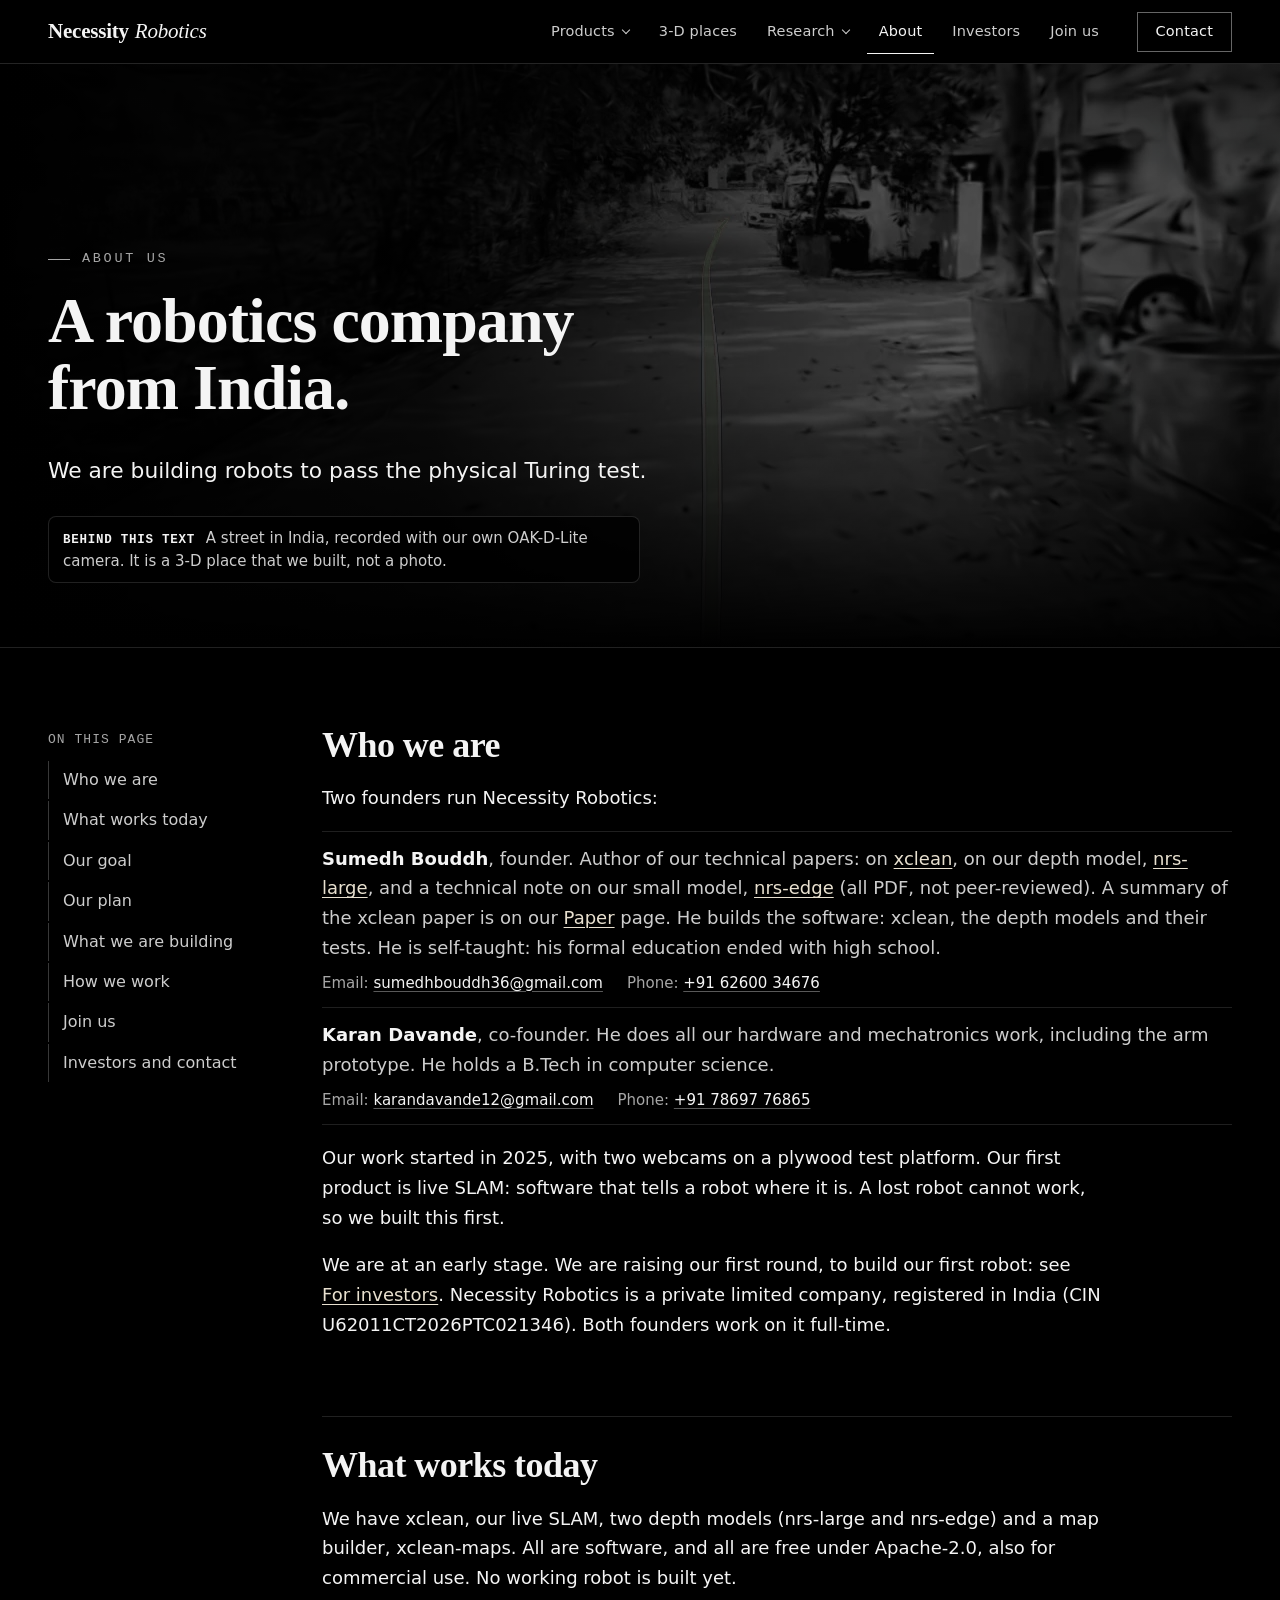
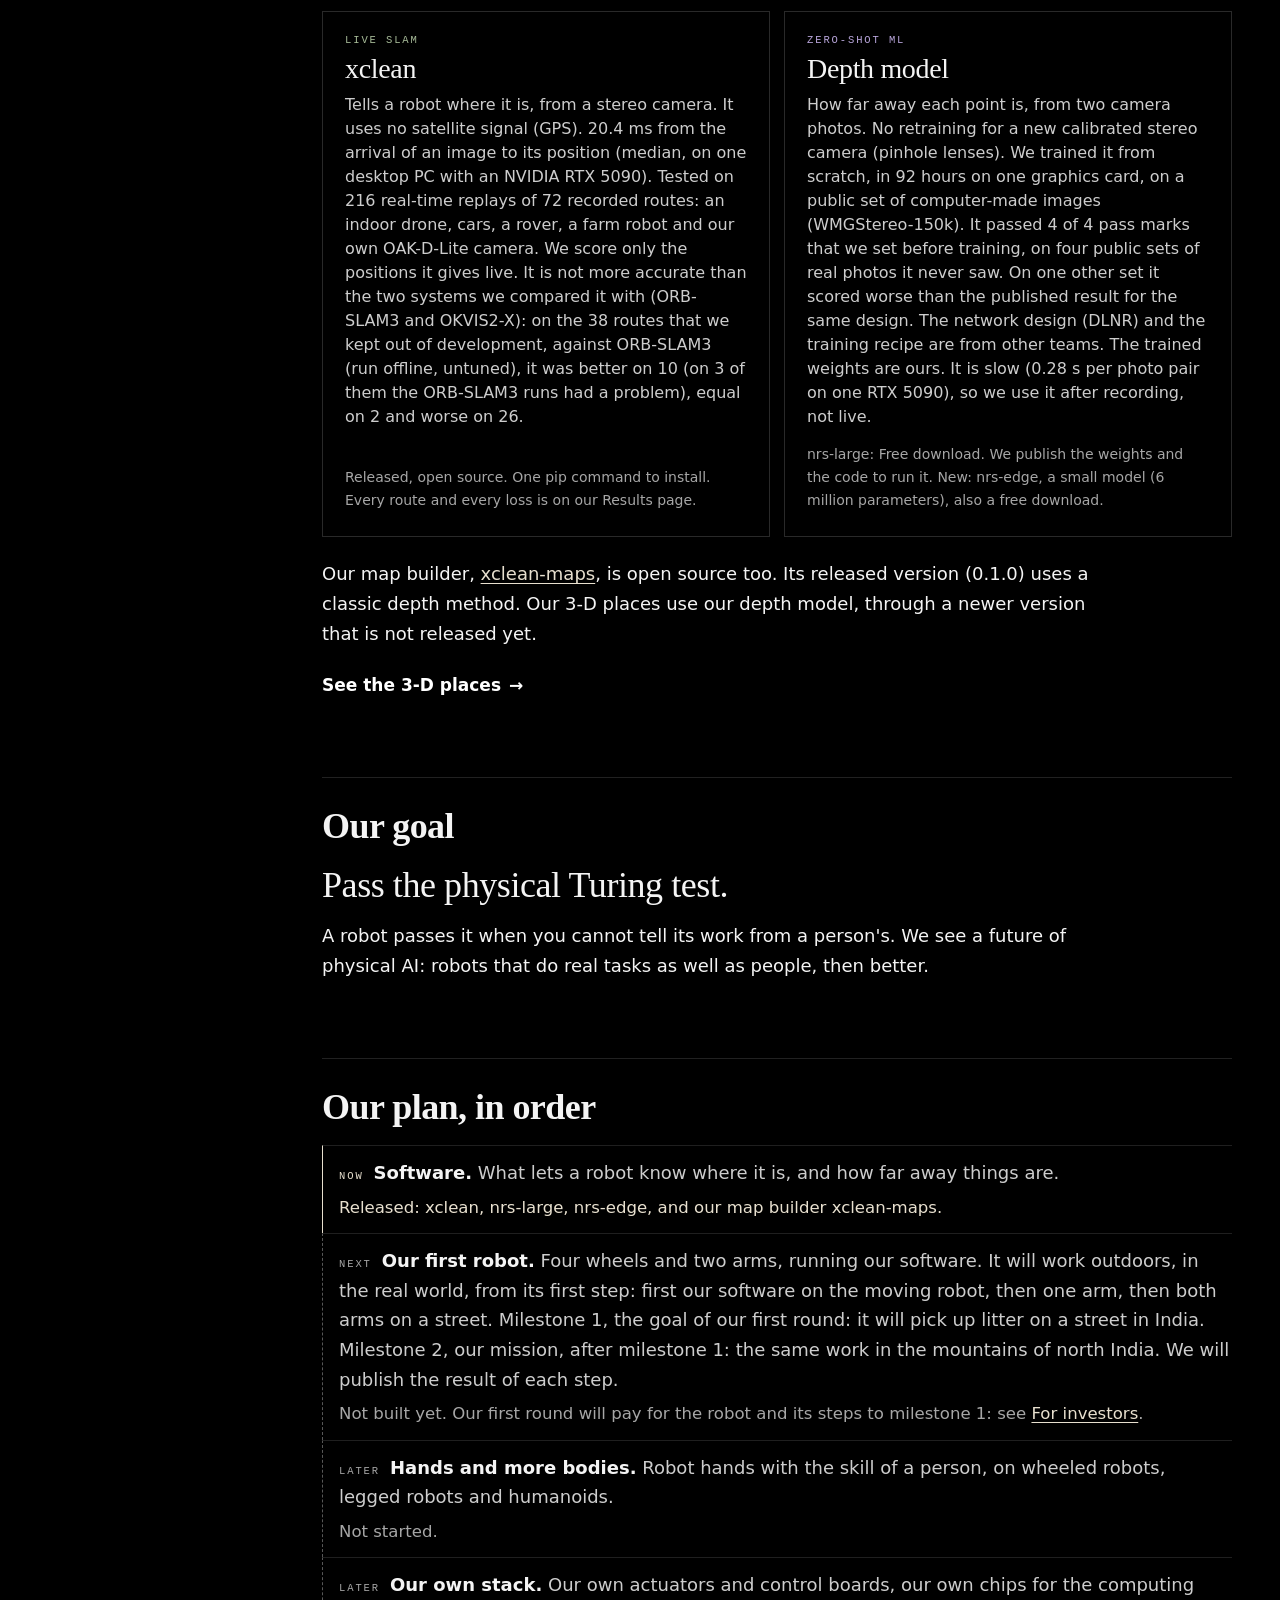
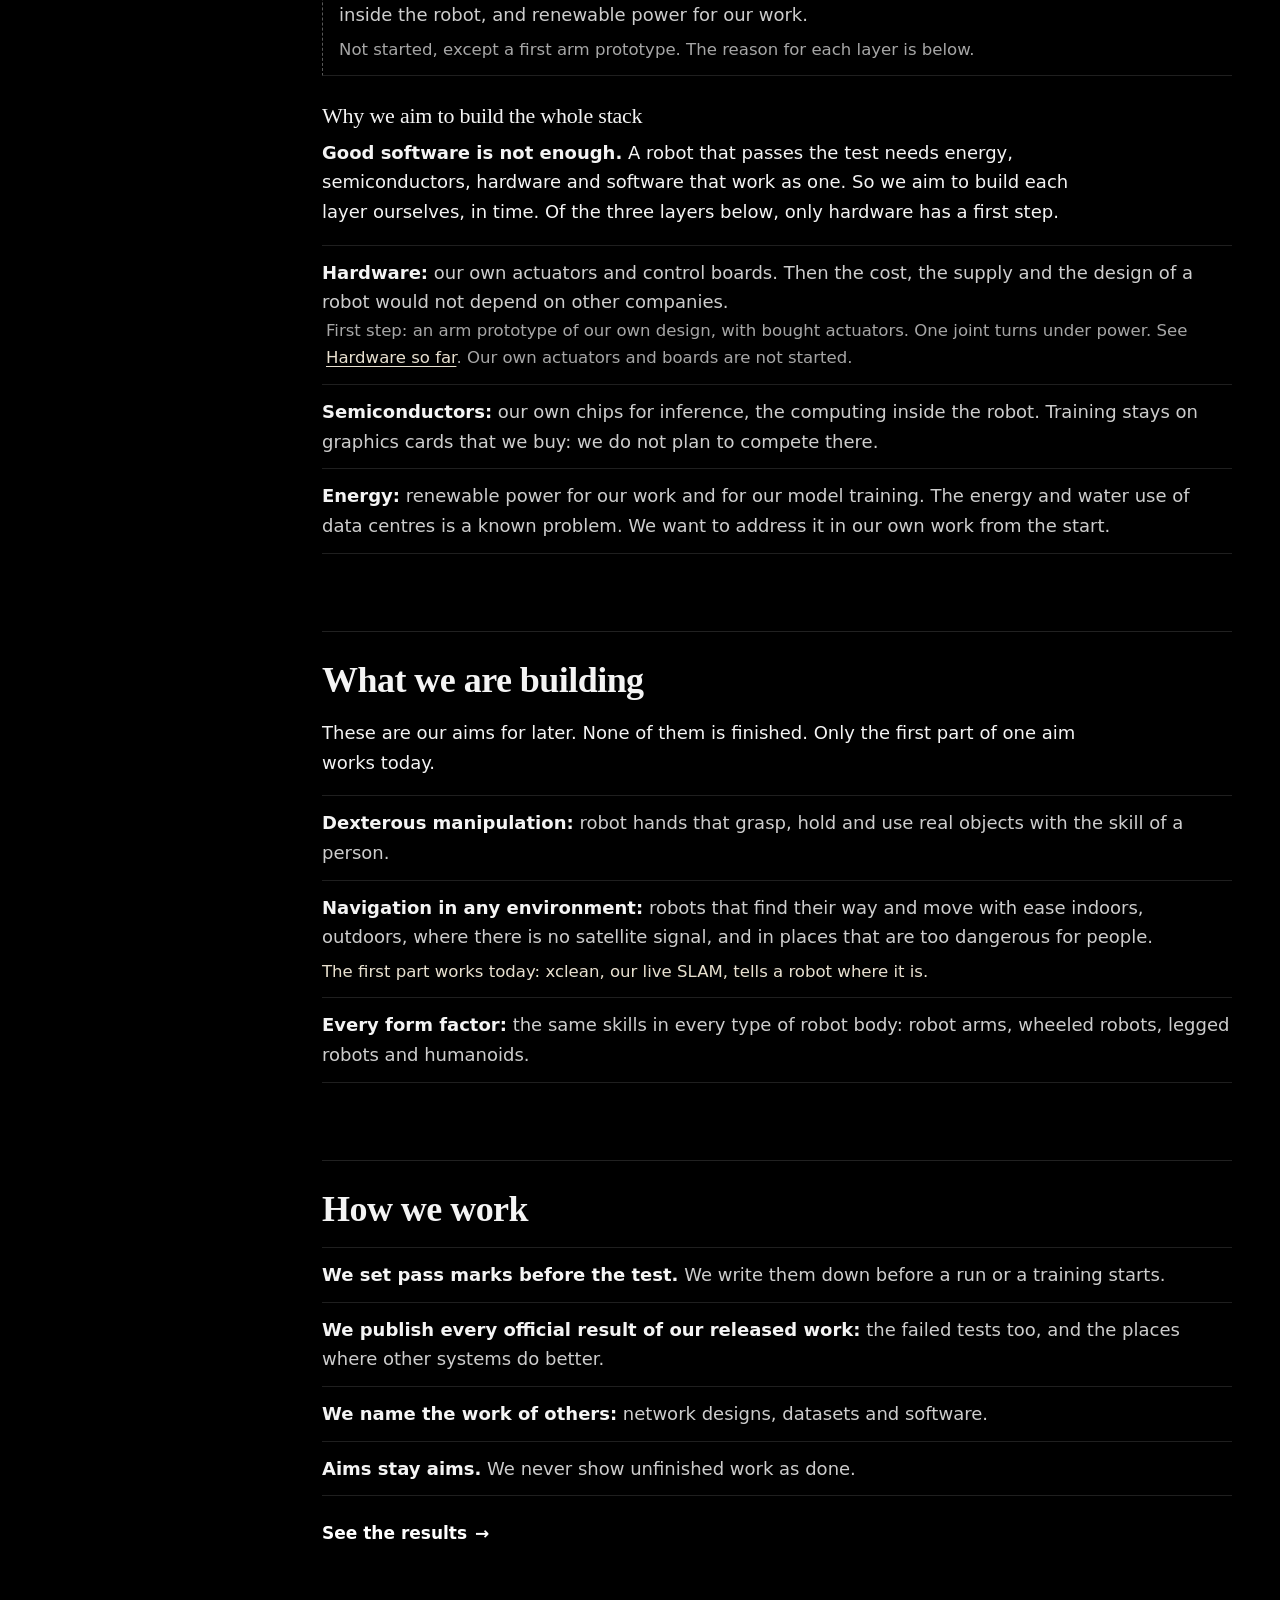
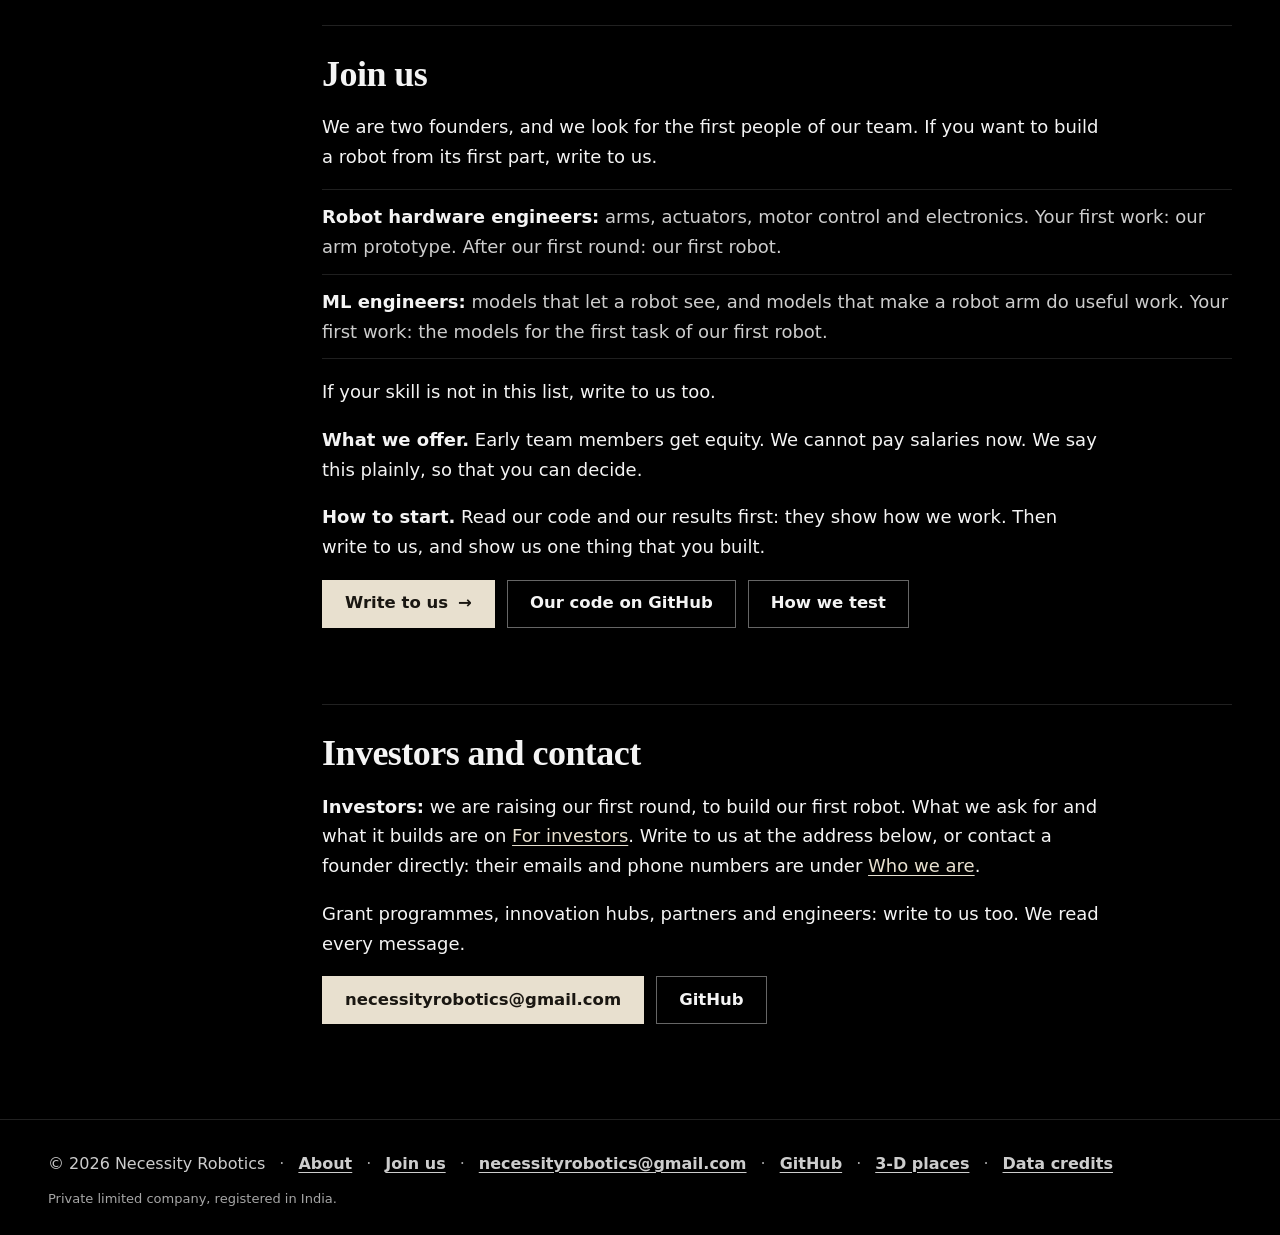
<file: about.html>
<!doctype html>
<html lang="en">
<head>
  <meta charset="utf-8">
  <meta name="viewport" content="width=device-width, initial-scale=1, viewport-fit=cover">
  <style>@view-transition { navigation: auto; } @media (prefers-reduced-motion: reduce) { @view-transition { navigation: none; } }</style>
  <title>About · Necessity Robotics</title>
  <meta name="description" content="Necessity Robotics is a robotics company from India. Our goal: pass the physical Turing test. Our software works today: live SLAM and two depth models, free under Apache-2.0. We are raising our first round, to build our first robot.">
  <link rel="canonical" href="https://necessityrobotics.github.io/about.html">
  <meta property="og:type" content="website">
  <meta property="og:site_name" content="Necessity Robotics">
  <meta property="og:title" content="About · Necessity Robotics">
  <meta property="og:description" content="Necessity Robotics is a robotics company from India. Our goal: pass the physical Turing test. Our software works today: live SLAM and two depth models, free under Apache-2.0. We are raising our first round, to build our first robot.">
  <meta property="og:url" content="https://necessityrobotics.github.io/about.html">
  <meta property="og:image" content="https://necessityrobotics.github.io/img/share.jpg">
  <meta property="og:image:type" content="image/jpeg">
  <meta property="og:image:width" content="1200">
  <meta property="og:image:height" content="630">
  <meta property="og:image:alt" content="A street in India as a 3-D place, built from camera photos by our software. Not a video.">
  <meta name="twitter:card" content="summary_large_image">
  <meta name="theme-color" content="#000000">
  <link rel="icon" href="data:image/svg+xml,%3Csvg xmlns='http://www.w3.org/2000/svg' viewBox='0 0 32 32'%3E%3Crect width='32' height='32' rx='7' fill='%23000000'/%3E%3Ccircle cx='16' cy='16' r='8' fill='none' stroke='%23e8e0cf' stroke-width='2.6'/%3E%3Ccircle cx='16' cy='16' r='2.4' fill='%23f2f5fa'/%3E%3C/svg%3E">
  <link rel="stylesheet" href="css/site.css">
  <link rel="stylesheet" href="css/pages.css">
  <link rel="stylesheet" href="css/v4.css">
  <link rel="stylesheet" href="css/pages4.css">
  <link rel="stylesheet" href="css/x.css">
  <script type="module" src="js/v4/common.js"></script>
  <script type="module" src="js/x.js"></script>
  <script type="module" src="js/site.js"></script>
<script>document.documentElement.dataset.acc = 'trio';(function(){try{var d=document.documentElement,q=new URLSearchParams(location.search),n=navigator,c=n.connection||{},s=q.get('still'),k=null;try{k=sessionStorage.getItem('nr-still');}catch(e){}var t=matchMedia('(hover: none), (pointer: coarse)').matches,ios=/iPhone|iPad|iPod/.test(n.userAgent)||(n.platform==='MacIntel'&&n.maxTouchPoints>1);var et=c.effectiveType||'',slow=c.saveData===true||/(^|-)2g$/.test(et)||(t&&(et==='3g'||(c.downlink>0&&c.downlink<1)));var weak=t&&((n.deviceMemory>0&&n.deviceMemory<=3)||(!ios&&n.hardwareConcurrency>0&&n.hardwareConcurrency<=4));if(s==='1'){d.classList.add('nr-still');d.classList.remove('f-drift');}}catch(e){}})();</script>
<link rel="stylesheet" href="css/recolour.css">
<link rel="stylesheet" href="css/v12.css">
<link rel="stylesheet" href="css/accent.css">
<link rel="stylesheet" href="css/fund.css">
</head>
<body class="ab v12">
<a class="skip" href="#main">Skip to content</a>
<!-- gen:header -->
<header class="v4-head nr-head">
  <div class="wrap v4-head-in">
    <a class="wordmark v4-wordmark" href="./" aria-label="Necessity Robotics, home">Necessity <i>Robotics</i></a>
    <nav class="v4-nav nr-nav" id="v4-nav" aria-label="Main">
      <div class="nr-dd" data-dd="products">
        <button class="nr-dd-btn" type="button" aria-expanded="false" aria-controls="nr-dd-products">Products<span class="nr-chev" aria-hidden="true"></span></button>
        <div class="nr-dd-panel nr-dd-panel--2 fd-dd3" id="nr-dd-products">
          <p class="nr-dd-h">Products</p>
          <a class="nr-dd-item nr-dd-item--path" href="xclean.html"><span class="nr-dd-k">Live SLAM</span><span class="nr-dd-n">xclean</span><span class="nr-dd-t">Tells a robot where it is, from a stereo camera.</span><span class="nr-dd-s">Open source &middot; Apache-2.0</span></a>
          <a class="nr-dd-item nr-dd-item--ml" href="depth.html"><span class="nr-dd-k">Depth model &middot; large</span><span class="nr-dd-n">nrs-large</span><span class="nr-dd-t">How far away each point is, from two camera photos. Our larger, more exact model.</span><span class="nr-dd-s">57 million parameters &middot; Free download</span></a>
          <a class="nr-dd-item nr-dd-item--ml" href="nrs-edge.html"><span class="nr-dd-k">Depth model &middot; small</span><span class="nr-dd-n">nrs-edge</span><span class="nr-dd-t">How far away each point is, in a small model for the computer inside a robot.</span><span class="nr-dd-s">6 million parameters &middot; Free download</span></a>
        </div>
      </div>
      <a class="nr-a" href="maps.html">3-D places</a>
      <div class="nr-dd" data-dd="research">
        <button class="nr-dd-btn" type="button" aria-expanded="false" aria-controls="nr-dd-research">Research<span class="nr-chev" aria-hidden="true"></span></button>
        <div class="nr-dd-panel" id="nr-dd-research">
          <p class="nr-dd-h">Research</p>
          <a class="nr-dd-item" href="results.html"><span class="nr-dd-n">Results</span><span class="nr-dd-t">Every route and every loss, in one table.</span></a>
          <a class="nr-dd-item" href="paper.html"><span class="nr-dd-n">Paper</span><span class="nr-dd-t">The method and the test protocol.</span></a>
        </div>
      </div>
      <a class="nr-a" href="about.html" aria-current="page">About</a>
      <a class="nr-a" href="investors.html">Investors</a>
      <a class="nr-a" href="about.html#join">Join us</a>
      <a class="nr-a nr-a--contact" href="about.html#contact">Contact</a>
    </nav>
    <a class="nr-cta" href="about.html#contact">Contact</a>
    <button class="v4-menu-btn" type="button" aria-expanded="false" aria-controls="v4-nav"><span class="v4-menu-ico" aria-hidden="true"></span><span class="v4-menu-txt">Menu</span></button>
  </div>
</header>
<!-- /gen:header -->

<main id="main" tabindex="-1">
  <header class="phead phead--poster ab-head" data-head-over>
    <div class="phead-bg" aria-hidden="true"><img src="img/maps/oak_161834.webp" alt="" width="1280" height="800" decoding="async" fetchpriority="high"></div>
    <div class="wrap">
      <p class="eyebrow">About us</p>
      <h1>A robotics company from India.</h1>
      <p class="lead">We are building robots to pass the physical Turing test.</p>
      <p class="phead-cap"><b>Behind this text</b> A street in India, recorded with our own OAK-D-Lite camera. It is a 3-D place that we built, not a photo.</p>
    </div>
  </header>

  <section class="section section--tight">
    <div class="wrap doc ab-doc">
      <aside class="toc" aria-label="On this page">
        <span class="label">On this page</span>
        <a href="#who">Who we are</a><a href="#today">What works today</a><a href="#goal">Our goal</a><a href="#plan">Our plan</a><a href="#building">What we are building</a><a href="#how">How we work</a><a href="#join">Join us</a><a href="#contact">Investors and contact</a>
      </aside>
      <div class="prose">
        <!-- order: the people, then the proof, then the goal and the aims -->
        <h2 id="who">Who we are</h2>
        <p>Two founders run Necessity Robotics:</p>
        <!-- the founders' emails and phones are written as HTML character codes -->
        <ul class="ab-list ab-team">
          <li><b>Sumedh Bouddh</b>, founder. Author of our technical papers: on <a href="papers/xclean_paper.pdf">xclean</a>, on our depth model, <a href="papers/nrs_large_paper.pdf">nrs-large</a>, and a technical note on our small model, <a href="papers/nrs_edge_note.pdf">nrs-edge</a> (all PDF, not peer-reviewed). A summary of the xclean paper is on our <a href="paper.html">Paper</a> page. He builds the software: xclean, the depth models and their tests. He is self-taught: his formal education ended with high school.
            <span class="ab-contact"><span>Email: <a href="&#109;&#97;&#105;&#108;&#116;&#111;&#58;&#115;&#117;&#109;&#101;&#100;&#104;&#98;&#111;&#117;&#100;&#100;&#104;&#51;&#54;&#64;&#103;&#109;&#97;&#105;&#108;&#46;&#99;&#111;&#109;">&#115;&#117;&#109;&#101;&#100;&#104;&#98;&#111;&#117;&#100;&#100;&#104;&#51;&#54;&#64;&#103;&#109;&#97;&#105;&#108;&#46;&#99;&#111;&#109;</a></span><span>Phone: <a href="&#116;&#101;&#108;&#58;&#43;&#57;&#49;&#54;&#50;&#54;&#48;&#48;&#51;&#52;&#54;&#55;&#54;">&#43;&#57;&#49;&#32;&#54;&#50;&#54;&#48;&#48;&#32;&#51;&#52;&#54;&#55;&#54;</a></span></span></li>
          <li><b>Karan Davande</b>, co-founder. He does all our hardware and mechatronics work, including the arm prototype. He holds a B.Tech in computer science.
            <span class="ab-contact"><span>Email: <a href="&#109;&#97;&#105;&#108;&#116;&#111;&#58;&#107;&#97;&#114;&#97;&#110;&#100;&#97;&#118;&#97;&#110;&#100;&#101;&#49;&#50;&#64;&#103;&#109;&#97;&#105;&#108;&#46;&#99;&#111;&#109;">&#107;&#97;&#114;&#97;&#110;&#100;&#97;&#118;&#97;&#110;&#100;&#101;&#49;&#50;&#64;&#103;&#109;&#97;&#105;&#108;&#46;&#99;&#111;&#109;</a></span><span>Phone: <a href="&#116;&#101;&#108;&#58;&#43;&#57;&#49;&#55;&#56;&#54;&#57;&#55;&#55;&#54;&#56;&#54;&#53;">&#43;&#57;&#49;&#32;&#55;&#56;&#54;&#57;&#55;&#32;&#55;&#54;&#56;&#54;&#53;</a></span></span></li>
        </ul>
        <p>Our work started in 2025, with two webcams on a plywood test platform. Our first product is live SLAM: software that tells a robot where it is. A lost robot cannot work, so we built this first.</p>
        <p>We are at an early stage. We are raising our first round, to build our first robot: see <a href="investors.html">For investors</a>. Necessity Robotics is a private limited company, registered in India (CIN U62011CT2026PTC021346). Both founders work on it full-time.</p>

        <h2 id="today">What works today</h2>
        <p>We have xclean, our live SLAM, two depth models (nrs-large and nrs-edge) and a map builder, xclean-maps. All are software, and all are free under Apache-2.0, also for commercial use. No working robot is built yet.</p>
        <div class="ab-products">
          <a class="ab-prod ab-prod--path" href="xclean.html">
            <span class="ab-prod-k">Live SLAM</span>
            <span class="ab-prod-n">xclean</span>
            <span class="ab-prod-t">Tells a robot where it is, from a stereo camera. It uses no satellite signal (GPS). <!-- gen:val:board.speed_ms -->20.4<!-- /gen:val:board.speed_ms --> ms from the arrival of an image to its position (median, on one desktop PC with an NVIDIA RTX 5090). Tested on <!-- gen:val:board.runs -->216<!-- /gen:val:board.runs --> real-time replays of <!-- gen:val:board.routes -->72<!-- /gen:val:board.routes --> recorded routes: an indoor drone, cars, a rover, a farm robot and our own OAK-D-Lite camera. We score only the positions it gives live. It is not more accurate than the two systems we compared it with (ORB-SLAM3 and OKVIS2-X): on the 38 routes that we kept out of development, against ORB-SLAM3 (run offline, untuned), it was better on 10 (on 3 of them the ORB-SLAM3 runs had a problem), equal on 2 and worse on 26.</span>
            <span class="ab-prod-s">Released, open source. One pip command to install. Every route and every loss is on our Results page.</span>
          </a>
          <a class="ab-prod ab-prod--ml" href="depth.html">
            <span class="ab-prod-k">Zero-shot ML</span>
            <span class="ab-prod-n">Depth model</span>
            <span class="ab-prod-t">How far away each point is, from two camera photos. No retraining for a new calibrated stereo camera (pinhole lenses). We trained it from scratch, in <!-- gen:val:model.gpu_hours -->92<!-- /gen:val:model.gpu_hours --> hours on one graphics card, on a public set of computer-made images (WMGStereo-150k). It passed <!-- gen:val:model.gate -->4 of 4<!-- /gen:val:model.gate --> pass marks that we set before training, on four public sets of real photos it never saw. On one other set it scored worse than the published result for the same design. The network design (DLNR) and the training recipe are from other teams. The trained weights are ours. It is slow (<!-- gen:val:model.s_per_view -->0.28<!-- /gen:val:model.s_per_view --> s per photo pair on one RTX 5090), so we use it after recording, not live.</span>
            <span class="ab-prod-s"><!-- gen:val:model.name -->nrs-large<!-- /gen:val:model.name -->: <!-- gen:val:model.release_short -->Free download<!-- /gen:val:model.release_short -->. We publish the weights and the code to run it. New: nrs-edge, a small model (6 million parameters), also a free download.</span>
          </a>
        </div>
        <p>Our map builder, <a href="https://github.com/necessityrobotics/xclean-maps" rel="noopener">xclean-maps</a>, is open source too. Its released version (0.1.0) uses a classic depth method. Our 3-D places use our depth model, through a newer version that is not released yet.</p>
        <p><a class="more" href="maps.html">See the 3-D places</a></p>

        <h2 id="goal">Our goal</h2>
        <p class="ab-goal">Pass the physical Turing test.</p>
        <p>A robot passes it when you cannot tell its work from a person's. We see a future of physical AI: robots that do real tasks as well as people, then better.</p>
        <h2 id="plan">Our plan, in order</h2>
        <ul class="ab-list fd-order">
          <li class="fd-now"><span class="fd-k">Now</span><b>Software.</b> What lets a robot know where it is, and how far away things are. <span class="ab-st ab-st--on">Released: xclean, nrs-large, nrs-edge, and our map builder xclean-maps.</span></li>
          <li><span class="fd-k">Next</span><b>Our first robot.</b> Four wheels and two arms, running our software. It will work outdoors, in the real world, from its first step: first our software on the moving robot, then one arm, then both arms on a street. Milestone 1, the goal of our first round: it will pick up litter on a street in India. Milestone 2, our mission, after milestone 1: the same work in the mountains of north India. We will publish the result of each step. <span class="ab-st">Not built yet. Our first round will pay for the robot and its steps to milestone 1: see <a href="investors.html">For investors</a>.</span></li>
          <li><span class="fd-k">Later</span><b>Hands and more bodies.</b> Robot hands with the skill of a person, on wheeled robots, legged robots and humanoids. <span class="ab-st">Not started.</span></li>
          <li><span class="fd-k">Later</span><b>Our own stack.</b> Our own actuators and control boards, our own chips for the computing inside the robot, and renewable power for our work. <span class="ab-st">Not started, except a first arm prototype. The reason for each layer is below.</span></li>
        </ul>

        <h3 class="fd-h3" id="stack">Why we aim to build the whole stack</h3>
        <p><b>Good software is not enough.</b> A robot that passes the test needs energy, semiconductors, hardware and software that work as one. So we aim to build each layer ourselves, in time. Of the three layers below, only hardware has a first step.</p>
        <ul class="ab-list ab-eco">
          <li><b>Hardware:</b> our own actuators and control boards. Then the cost, the supply and the design of a robot would not depend on other companies. <span class="ab-st">First step: an arm prototype of our own design, with bought actuators. One joint turns under power. See <a href="investors.html#hardware">Hardware so far</a>. Our own actuators and boards are not started.</span></li>
          <li><b>Semiconductors:</b> our own chips for inference, the computing inside the robot. Training stays on graphics cards that we buy: we do not plan to compete there.</li>
          <li><b>Energy:</b> renewable power for our work and for our model training. The energy and water use of data centres is a known problem. We want to address it in our own work from the start.</li>
        </ul>

        <h2 id="building">What we are building</h2>
        <p>These are our aims for later. None of them is finished. Only the first part of one aim works today.</p>
        <ul class="ab-list ab-build">
          <li><b>Dexterous manipulation:</b> robot hands that grasp, hold and use real objects with the skill of a person.</li>
          <li><b>Navigation in any environment:</b> robots that find their way and move with ease indoors, outdoors, where there is no satellite signal, and in places that are too dangerous for people. <span class="ab-st ab-st--on">The first part works today: xclean, our live SLAM, tells a robot where it is.</span></li>
          <li><b>Every form factor:</b> the same skills in every type of robot body: robot arms, wheeled robots, legged robots and humanoids.</li>
        </ul>

        <h2 id="how">How we work</h2>
        <ul class="ab-list">
          <li><b>We set pass marks before the test.</b> We write them down before a run or a training starts.</li>
          <li><b>We publish every official result of our released work:</b> the failed tests too, and the places where other systems do better.</li>
          <li><b>We name the work of others:</b> network designs, datasets and software.</li>
          <li><b>Aims stay aims.</b> We never show unfinished work as done.</li>
        </ul>
        <p><a class="more" href="results.html">See the results</a></p>

        <h2 id="join">Join us</h2>
        <p>We are two founders, and we look for the first people of our team. If you want to build a robot from its first part, write to us.</p>
        <ul class="ab-list">
          <li><b>Robot hardware engineers:</b> arms, actuators, motor control and electronics. Your first work: our arm prototype. After our first round: our first robot.</li>
          <li><b>ML engineers:</b> models that let a robot see, and models that make a robot arm do useful work. Your first work: the models for the first task of our first robot.</li>
        </ul>
        <p>If your skill is not in this list, write to us too.</p>
        <p><b>What we offer.</b> Early team members get equity. We cannot pay salaries now. We say this plainly, so that you can decide.</p>
        <p><b>How to start.</b> Read our code and our results first: they show how we work. Then write to us, and show us one thing that you built.</p>
        <p class="ab-mail"><a class="btn btn--ion" href="mailto:necessityrobotics@gmail.com?subject=Join%20Necessity%20Robotics">Write to us <span class="arr" aria-hidden="true">&rarr;</span></a> <a class="btn" href="https://github.com/necessityrobotics" rel="noopener">Our code on GitHub</a> <a class="btn" href="results.html">How we test</a></p>

        <h2 id="contact">Investors and contact</h2>
        <p><b>Investors:</b> we are raising our first round, to build our first robot. What we ask for and what it builds are on <a href="investors.html">For investors</a>. Write to us at the address below, or contact a founder directly: their emails and phone numbers are under <a href="#who">Who we are</a>.</p>
        <p>Grant programmes, innovation hubs, partners and engineers: write to us too. We read every message.</p>
        <p class="ab-mail"><a class="btn btn--ion" href="mailto:necessityrobotics@gmail.com">necessityrobotics@gmail.com</a> <a class="btn" href="https://github.com/necessityrobotics" rel="noopener">GitHub</a></p>
      </div>
    </div>
  </section>
</main>

<!-- gen:footer -->
<footer class="foot v4-foot">
  <div class="wrap">
    <p><span>&copy; 2026 Necessity Robotics</span><span class="dot" aria-hidden="true">&middot;</span><a href="about.html">About</a><span class="dot" aria-hidden="true">&middot;</span><a href="about.html#join">Join us</a><span class="dot" aria-hidden="true">&middot;</span><a href="mailto:necessityrobotics@gmail.com">necessityrobotics@gmail.com</a><span class="dot" aria-hidden="true">&middot;</span><a href="https://github.com/necessityrobotics">GitHub</a><span class="dot" aria-hidden="true">&middot;</span><a href="maps.html">3-D places</a><span class="dot" aria-hidden="true">&middot;</span><a href="credits.html">Data credits</a></p>
    <p class="fd-legal">Private limited company, registered in India.</p>
  </div>
</footer>
<!-- /gen:footer -->
</body>
</html>
</file>
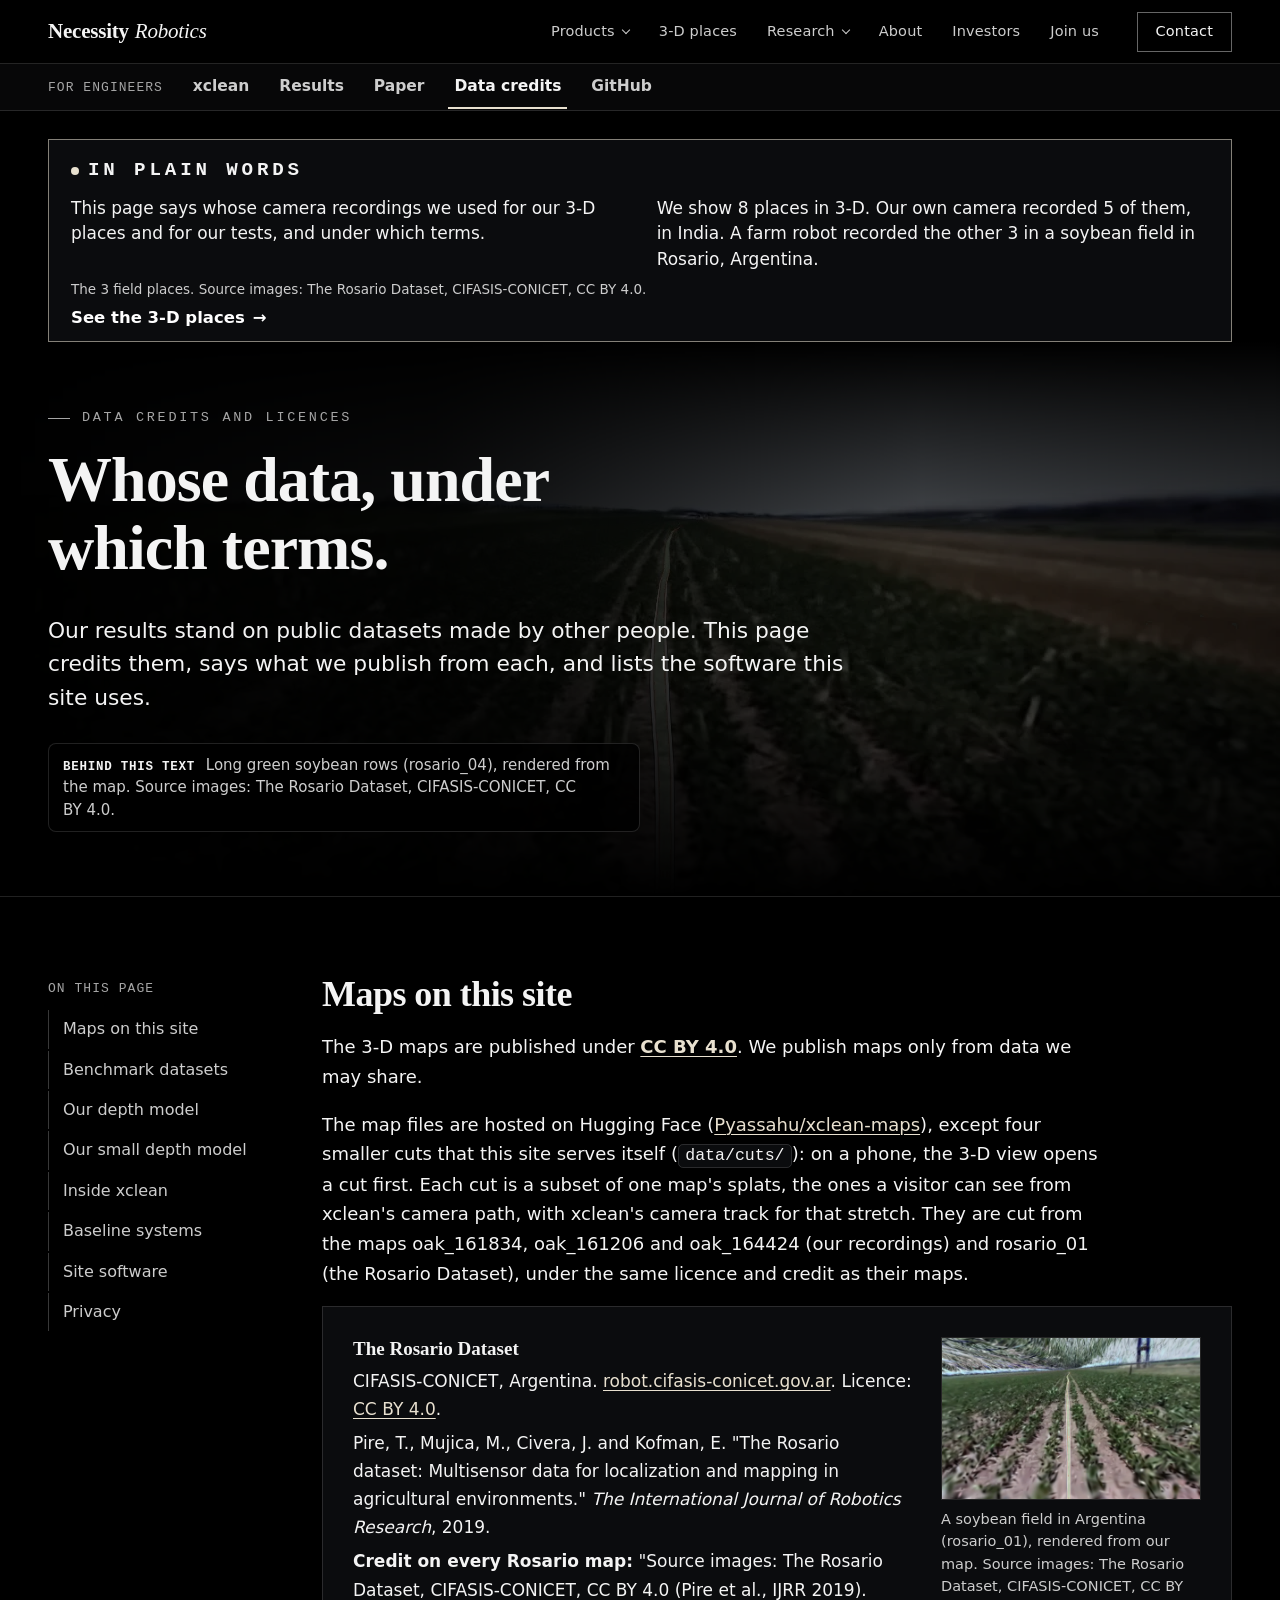
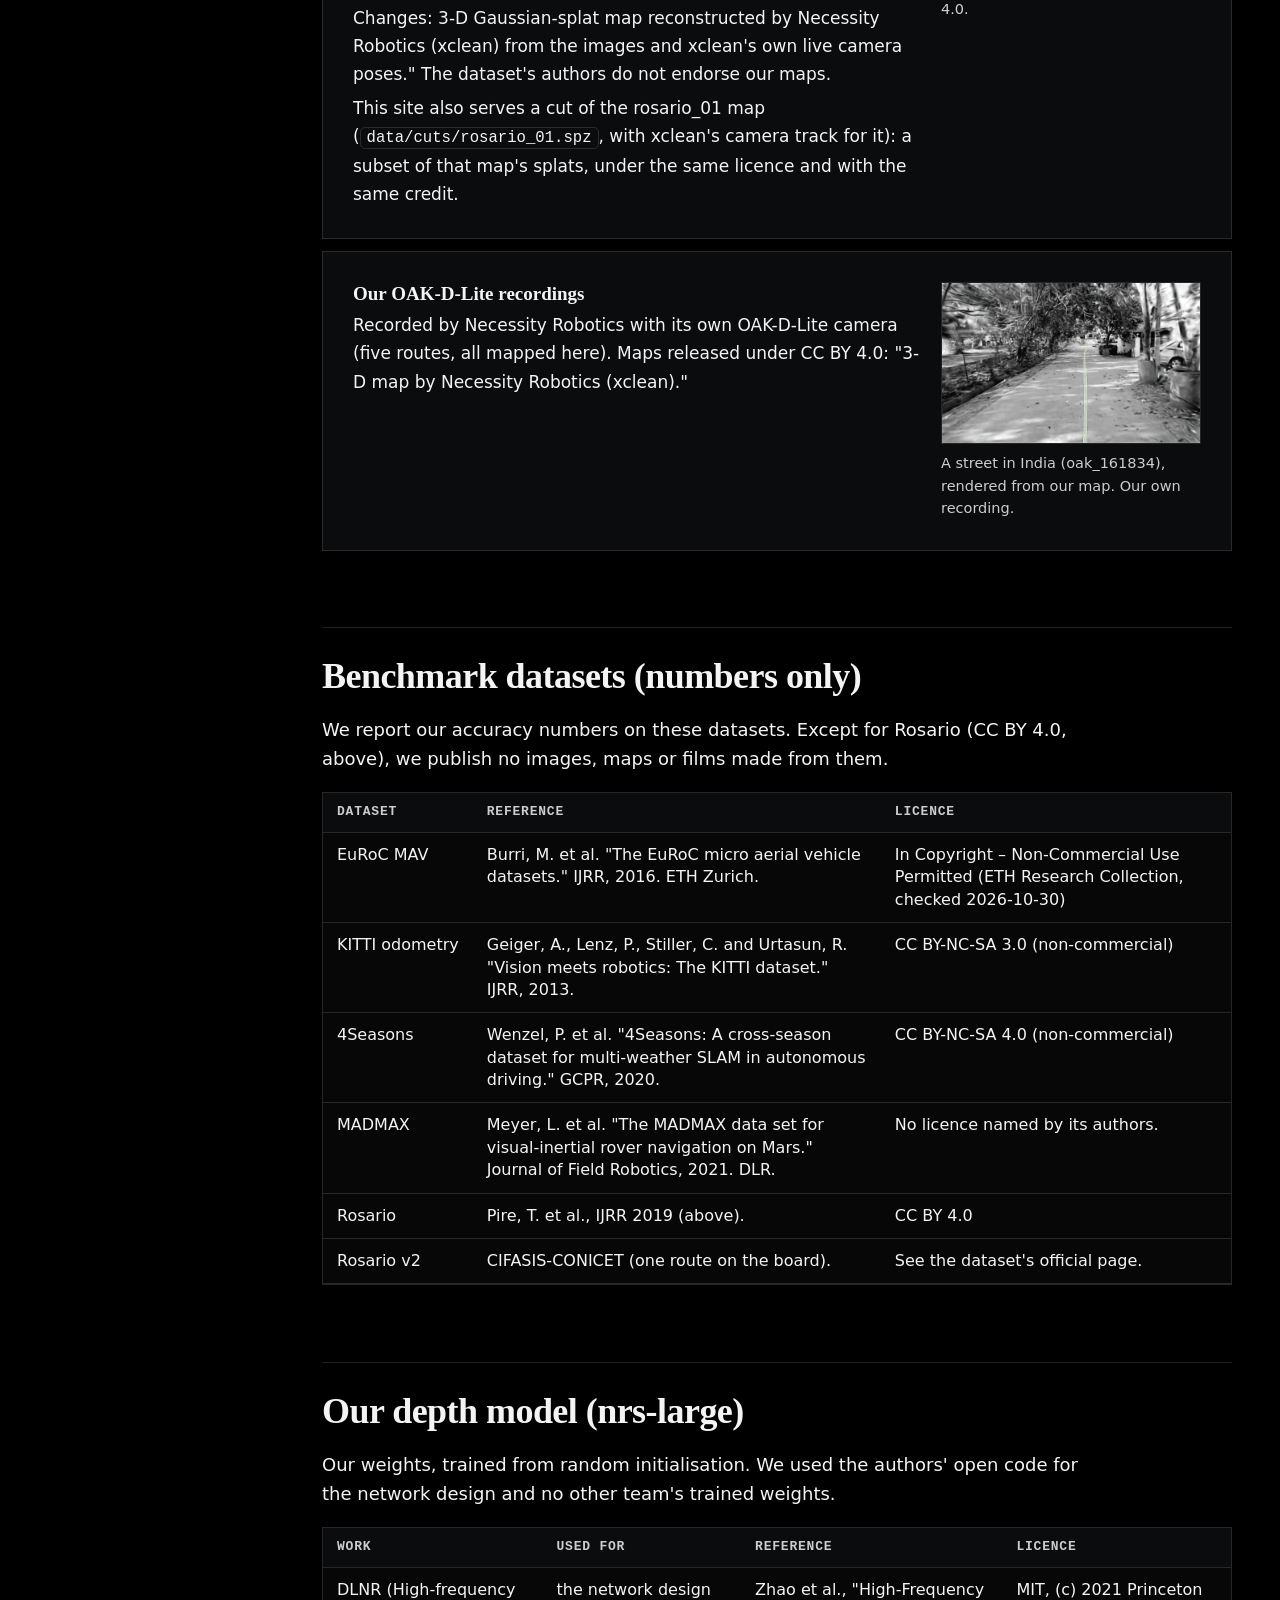
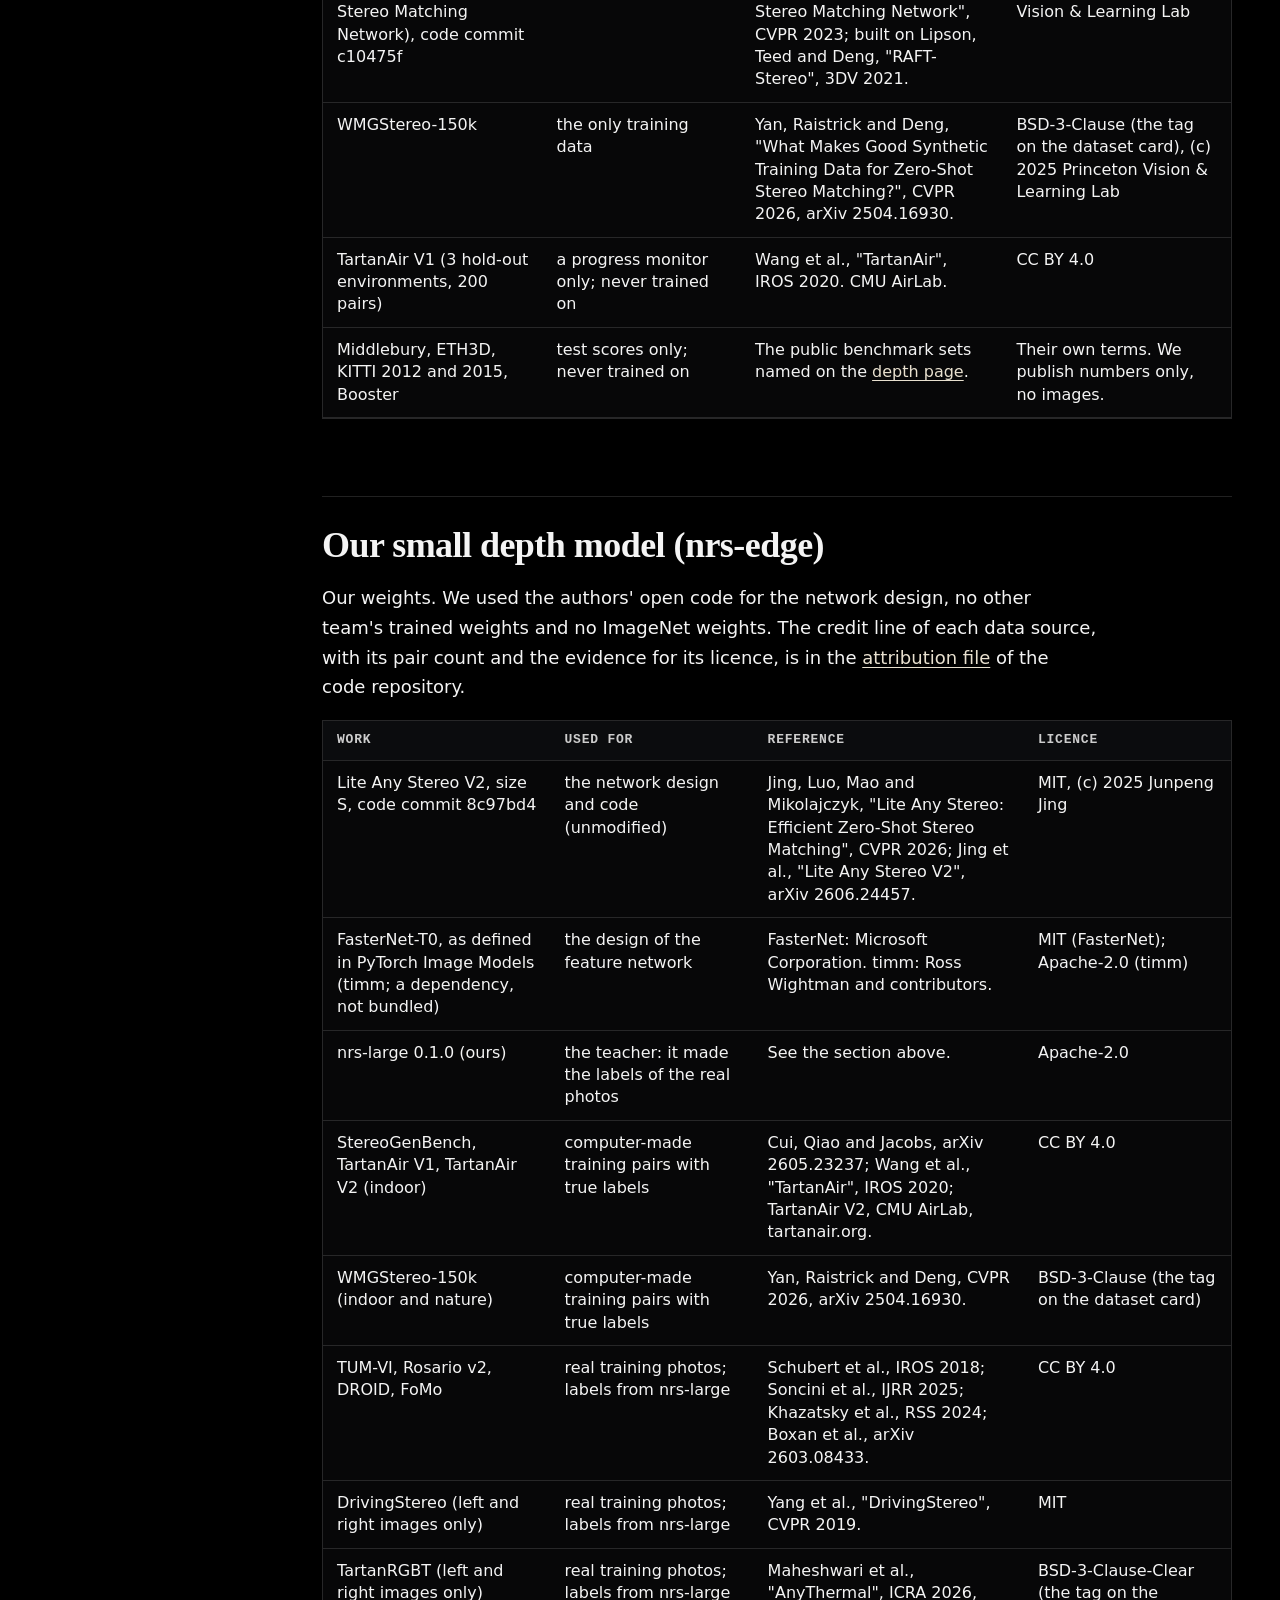
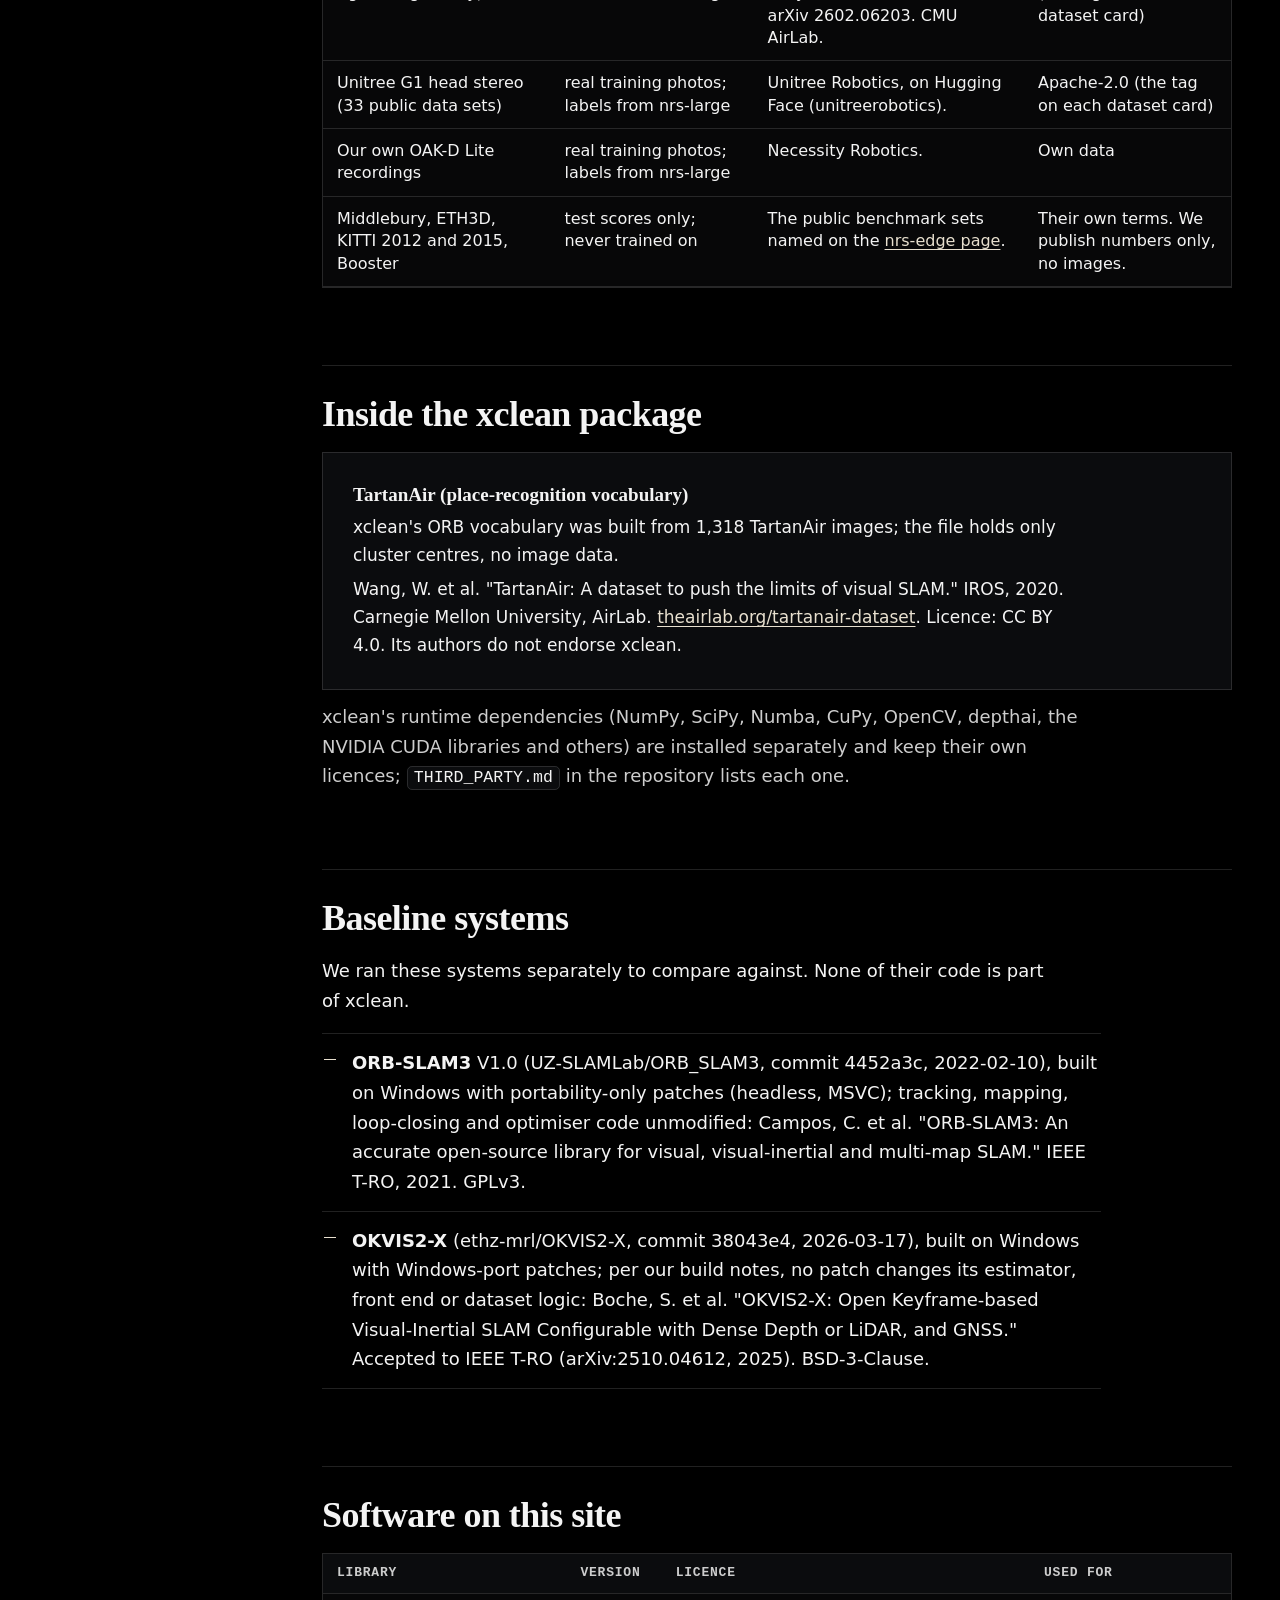
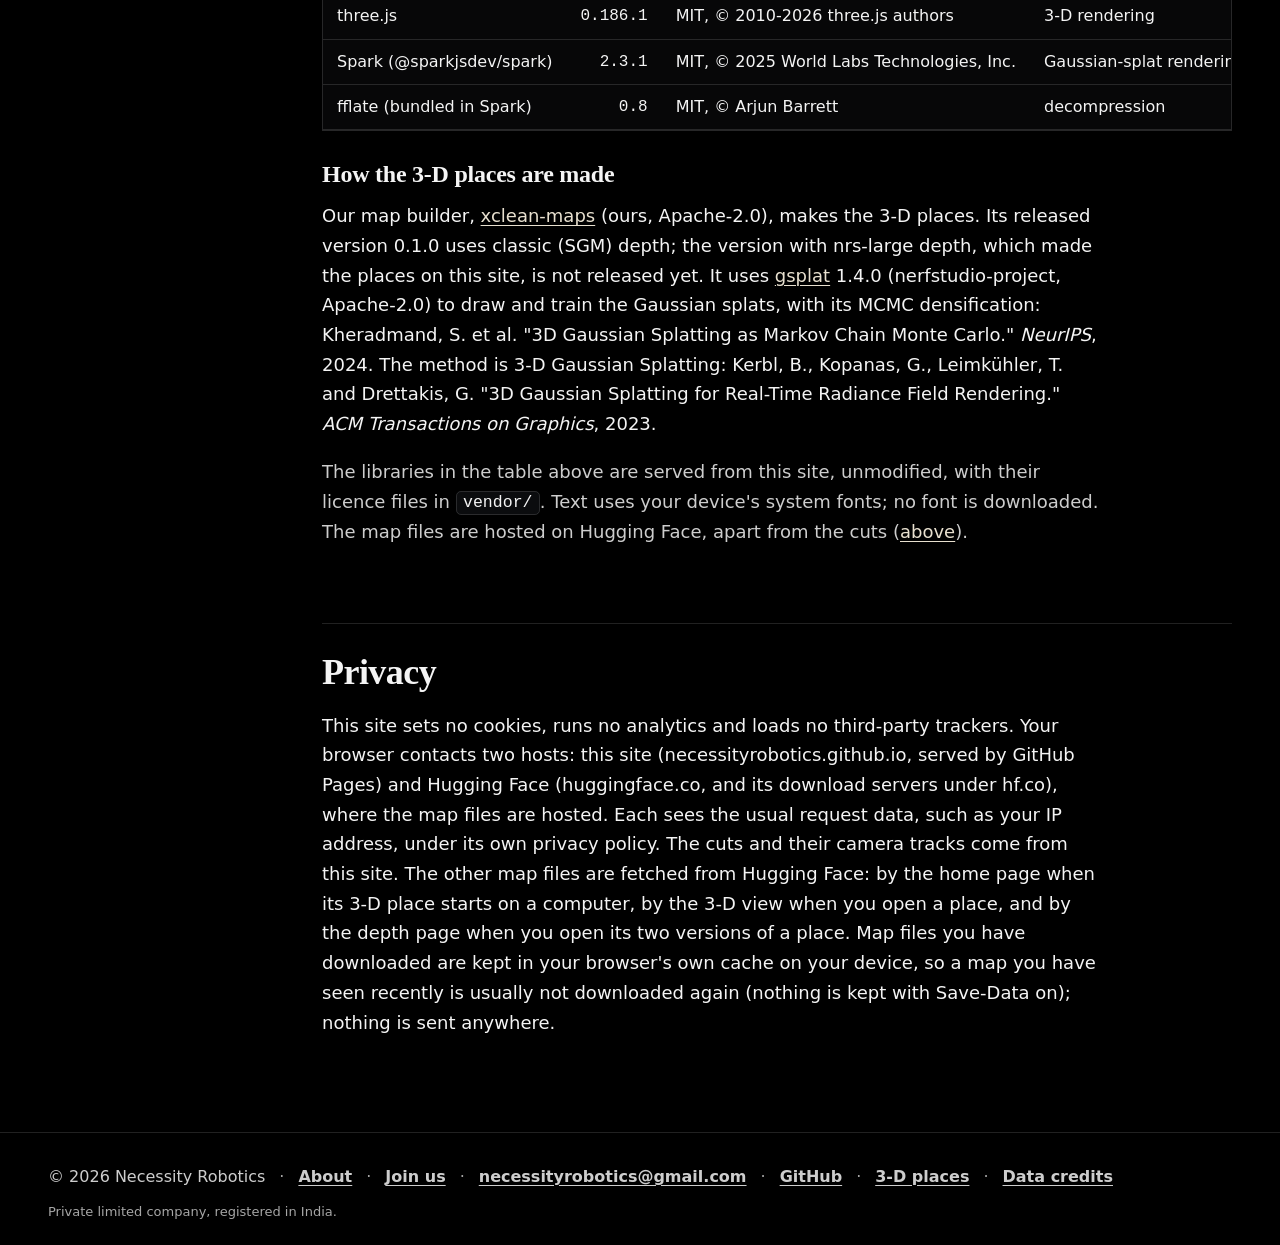
<file: credits.html>
<!doctype html>
<html lang="en">
<head>
  <meta charset="utf-8">
  <meta name="viewport" content="width=device-width, initial-scale=1, viewport-fit=cover">
  <!-- page-to-page cross-fade opt-in, inline so it holds from the first style pass (site.css repeats it): without it the
       incoming page can be styled before site.css arrives, and Chrome aborts the transition with an uncaught InvalidStateError -->
  <style>@view-transition { navigation: auto; } @media (prefers-reduced-motion: reduce) { @view-transition { navigation: none; } }</style>
  <title>Data credits · Necessity Robotics</title>
  <meta name="description" content="Datasets, licences and software credits for the Necessity Robotics site, the xclean maps and the xclean benchmark.">
  <!-- sharing: absolute URLs (GitHub Pages); the card image is the home page's poster (our recording, CC BY 4.0) -->
  <link rel="canonical" href="https://necessityrobotics.github.io/credits.html">
  <meta property="og:type" content="website">
  <meta property="og:site_name" content="Necessity Robotics">
  <meta property="og:title" content="Data credits · Necessity Robotics">
  <meta property="og:description" content="Datasets, licences and software credits for the Necessity Robotics site, the xclean maps and the xclean benchmark.">
  <meta property="og:url" content="https://necessityrobotics.github.io/credits.html">
  <meta property="og:image" content="https://necessityrobotics.github.io/img/share.jpg">
  <meta property="og:image:type" content="image/jpeg">
  <meta property="og:image:width" content="1200">
  <meta property="og:image:height" content="630">
  <meta property="og:image:alt" content="Our 3-D map of a street in India (route oak_161834), rendered from xclean's camera poses; not camera video.">
  <meta name="twitter:card" content="summary_large_image">
  <meta name="theme-color" content="#000000">
  <link rel="icon" href="data:image/svg+xml,%3Csvg xmlns='http://www.w3.org/2000/svg' viewBox='0 0 32 32'%3E%3Crect width='32' height='32' rx='7' fill='%23000000'/%3E%3Ccircle cx='16' cy='16' r='8' fill='none' stroke='%23e8e0cf' stroke-width='2.6'/%3E%3Ccircle cx='16' cy='16' r='2.4' fill='%23f2f5fa'/%3E%3C/svg%3E">
  <link rel="stylesheet" href="css/site.css">
  <link rel="stylesheet" href="css/pages.css">
  <link rel="stylesheet" href="css/v4.css">
  <link rel="stylesheet" href="css/pages4.css">
  <link rel="stylesheet" href="css/x.css">
  <script type="module" src="js/v4/common.js"></script>
  <script type="module" src="js/x.js"></script>
  <script type="module" src="js/site.js"></script>
<script>document.documentElement.dataset.acc = 'trio';(function(){try{var d=document.documentElement,q=new URLSearchParams(location.search),n=navigator,c=n.connection||{},s=q.get('still'),k=null;try{k=sessionStorage.getItem('nr-still');}catch(e){}var t=matchMedia('(hover: none), (pointer: coarse)').matches,ios=/iPhone|iPad|iPod/.test(n.userAgent)||(n.platform==='MacIntel'&&n.maxTouchPoints>1);var et=c.effectiveType||'',slow=c.saveData===true||/(^|-)2g$/.test(et)||(t&&(et==='3g'||(c.downlink>0&&c.downlink<1)));var weak=t&&((n.deviceMemory>0&&n.deviceMemory<=3)||(!ios&&n.hardwareConcurrency>0&&n.hardwareConcurrency<=4));if(s==='1'){d.classList.add('nr-still');d.classList.remove('f-drift');}}catch(e){}})();</script>
<link rel="stylesheet" href="css/recolour.css">
<link rel="stylesheet" href="css/v12.css">
<link rel="stylesheet" href="css/accent.css">
<link rel="stylesheet" href="css/fund.css">
</head>
<body class="v12">
<a class="skip" href="#main">Skip to content</a>
<!-- gen:header -->
<header class="v4-head nr-head">
  <div class="wrap v4-head-in">
    <a class="wordmark v4-wordmark" href="./" aria-label="Necessity Robotics, home">Necessity <i>Robotics</i></a>
    <nav class="v4-nav nr-nav" id="v4-nav" aria-label="Main">
      <div class="nr-dd" data-dd="products">
        <button class="nr-dd-btn" type="button" aria-expanded="false" aria-controls="nr-dd-products">Products<span class="nr-chev" aria-hidden="true"></span></button>
        <div class="nr-dd-panel nr-dd-panel--2 fd-dd3" id="nr-dd-products">
          <p class="nr-dd-h">Products</p>
          <a class="nr-dd-item nr-dd-item--path" href="xclean.html"><span class="nr-dd-k">Live SLAM</span><span class="nr-dd-n">xclean</span><span class="nr-dd-t">Tells a robot where it is, from a stereo camera.</span><span class="nr-dd-s">Open source &middot; Apache-2.0</span></a>
          <a class="nr-dd-item nr-dd-item--ml" href="depth.html"><span class="nr-dd-k">Depth model &middot; large</span><span class="nr-dd-n">nrs-large</span><span class="nr-dd-t">How far away each point is, from two camera photos. Our larger, more exact model.</span><span class="nr-dd-s">57 million parameters &middot; Free download</span></a>
          <a class="nr-dd-item nr-dd-item--ml" href="nrs-edge.html"><span class="nr-dd-k">Depth model &middot; small</span><span class="nr-dd-n">nrs-edge</span><span class="nr-dd-t">How far away each point is, in a small model for the computer inside a robot.</span><span class="nr-dd-s">6 million parameters &middot; Free download</span></a>
        </div>
      </div>
      <a class="nr-a" href="maps.html">3-D places</a>
      <div class="nr-dd" data-dd="research">
        <button class="nr-dd-btn" type="button" aria-expanded="false" aria-controls="nr-dd-research">Research<span class="nr-chev" aria-hidden="true"></span></button>
        <div class="nr-dd-panel" id="nr-dd-research">
          <p class="nr-dd-h">Research</p>
          <a class="nr-dd-item" href="results.html"><span class="nr-dd-n">Results</span><span class="nr-dd-t">Every route and every loss, in one table.</span></a>
          <a class="nr-dd-item" href="paper.html"><span class="nr-dd-n">Paper</span><span class="nr-dd-t">The method and the test protocol.</span></a>
        </div>
      </div>
      <a class="nr-a" href="about.html">About</a>
      <a class="nr-a" href="investors.html">Investors</a>
      <a class="nr-a" href="about.html#join">Join us</a>
      <a class="nr-a nr-a--contact" href="about.html#contact">Contact</a>
    </nav>
    <a class="nr-cta" href="about.html#contact">Contact</a>
    <button class="v4-menu-btn" type="button" aria-expanded="false" aria-controls="v4-nav"><span class="v4-menu-ico" aria-hidden="true"></span><span class="v4-menu-txt">Menu</span></button>
  </div>
</header>
<!-- /gen:header -->

<!-- v4: the engineer pages keep one-click links to each other (the shared header has one link, "For engineers") -->
<nav class="pg-eng v4-top" aria-label="Pages for engineers">
  <div class="wrap pg-eng-in">
    <span class="pg-eng-l">For engineers</span>
    <a href="xclean.html">xclean</a>
    <a href="results.html">Results</a>
    <a href="paper.html">Paper</a>
    <a href="credits.html" aria-current="page">Data credits</a>
    <a href="https://github.com/necessityrobotics/xclean" data-code-href>GitHub</a>
  </div>
</nav>

<main id="main" tabindex="-1">
  <!-- v4: plain words for a visitor who is not an engineer; the page below it is unchanged -->
  <div class="wrap pg-plain">
    <aside class="v4-plain" aria-label="In plain words">
      <p class="v4-plain-h">In plain words</p>
      <p>This page says whose camera recordings we used for our 3-D places and for our tests, and under which terms.</p>
      <p>We show <!-- gen:val:places.count -->8<!-- /gen:val:places.count --> places in 3-D. Our own camera recorded <!-- gen:val:places.own_count -->5<!-- /gen:val:places.own_count --> of them, in India. A farm robot recorded the other <!-- gen:val:places.rosario_count -->3<!-- /gen:val:places.rosario_count --> in a soybean field in Rosario, Argentina.</p>
      <p class="v4-credit">The <!-- gen:val:places.rosario_count -->3<!-- /gen:val:places.rosario_count --> field places. <!-- gen:val:places.rosario_credit -->Source images: The Rosario Dataset, CIFASIS-CONICET, CC BY 4.0.<!-- /gen:val:places.rosario_credit --></p>
      <a class="more" href="maps.html">See the 3-D places</a>
    </aside>
  </div>
  <header class="phead phead--poster" data-head-over>
    <div class="phead-bg" aria-hidden="true"><img src="img/maps/rosario_04.webp" alt="" width="1280" height="716" decoding="async" fetchpriority="high"></div>
    <div class="wrap">
      <p class="eyebrow">Data credits and licences</p>
      <h1>Whose data, under which terms.</h1>
      <p class="lead">Our results stand on public datasets made by other people. This page credits them, says what we publish from each, and lists the software this site uses.</p>
      <p class="phead-cap"><b>Behind this text</b> Long green soybean rows (rosario_04), rendered from the map. Source images: The Rosario Dataset, CIFASIS-CONICET, CC BY 4.0.</p>
    </div>
  </header>

  <section class="section section--tight">
    <div class="wrap doc cred">
      <aside class="toc" aria-label="On this page">
        <span class="label">On this page</span>
        <a href="#maps">Maps on this site</a><a href="#benchmark">Benchmark datasets</a><a href="#model">Our depth model</a><a href="#edge">Our small depth model</a><a href="#package">Inside xclean</a><a href="#baselines">Baseline systems</a><a href="#software">Site software</a><a href="#privacy">Privacy</a>
      </aside>
      <div class="prose">
        <h2 id="maps">Maps on this site</h2>
        <p>The 3-D maps are published under <strong><a href="https://creativecommons.org/licenses/by/4.0/">CC BY 4.0</a></strong>. We publish maps only from data we may share.</p>
        <p>The map files are hosted on Hugging Face (<a href="https://huggingface.co/datasets/Pyassahu/xclean-maps">Pyassahu/xclean-maps</a>), except four smaller cuts that this site serves itself (<code>data/cuts/</code>): on a phone, the 3-D view opens a cut first. Each cut is a subset of one map's splats, the ones a visitor can see from xclean's camera path, with xclean's camera track for that stretch. They are cut from the maps oak_161834, oak_161206 and oak_164424 (our recordings) and rosario_01 (the Rosario Dataset), under the same licence and credit as their maps.</p>
        <div class="panel cred-row">
          <div>
            <h3>The Rosario Dataset</h3>
            <p>CIFASIS-CONICET, Argentina. <a href="https://robot.cifasis-conicet.gov.ar/">robot.cifasis-conicet.gov.ar</a>. Licence: <a href="https://creativecommons.org/licenses/by/4.0/">CC BY 4.0</a>.</p>
            <p>Pire, T., Mujica, M., Civera, J. and Kofman, E. "The Rosario dataset: Multisensor data for localization and mapping in agricultural environments." <em>The International Journal of Robotics Research</em>, 2019.</p>
            <p><strong>Credit on every Rosario map:</strong> "Source images: The Rosario Dataset, CIFASIS-CONICET, CC BY 4.0 (Pire et al., IJRR 2019). Changes: 3-D Gaussian-splat map reconstructed by Necessity Robotics (xclean) from the images and xclean's own live camera poses." The dataset's authors do not endorse our maps.</p>
            <p>This site also serves a cut of the rosario_01 map (<code>data/cuts/rosario_01.spz</code>, with xclean's camera track for it): a subset of that map's splats, under the same licence and with the same credit.</p>
          </div>
          <figure class="cred-fig">
            <a class="plate frame" href="maps.html#rosario_01"><img src="img/maps/rosario_01.webp" alt="A soybean field in Argentina (rosario_01): a frame rendered from our map" width="1280" height="716" loading="lazy" decoding="async"></a>
            <figcaption>A soybean field in Argentina (rosario_01), rendered from our map. Source images: The Rosario Dataset, CIFASIS-CONICET, CC BY 4.0.</figcaption>
          </figure>
        </div>
        <div class="panel cred-row">
          <div>
            <h3>Our OAK-D-Lite recordings</h3>
            <p>Recorded by Necessity Robotics with its own OAK-D-Lite camera (five routes, all mapped here). Maps released under CC BY 4.0: "3-D map by Necessity Robotics (xclean)."</p>
          </div>
          <figure class="cred-fig">
            <a class="plate frame" href="maps.html#oak_161834"><img src="img/maps/oak_161834.webp" alt="A street in India (oak_161834): a frame rendered from our map" width="1280" height="800" loading="lazy" decoding="async"></a>
            <figcaption>A street in India (oak_161834), rendered from our map. Our own recording.</figcaption>
          </figure>
        </div>

        <h2 id="benchmark">Benchmark datasets (numbers only)</h2>
        <p>We report our accuracy numbers on these datasets. Except for Rosario (CC BY 4.0, above), we publish no images, maps or films made from them.</p>
        <div class="table-wrap"><table class="t">
          <thead><tr><th>Dataset</th><th>Reference</th><th>Licence</th></tr></thead>
          <tbody>
            <tr><td>EuRoC MAV</td><td class="wrapcell">Burri, M. et al. "The EuRoC micro aerial vehicle datasets." IJRR, 2016. ETH Zurich.</td><td class="wrapcell">In Copyright – Non-Commercial Use Permitted (ETH Research Collection, checked 2026-10-30)</td></tr>
            <tr><td>KITTI odometry</td><td class="wrapcell">Geiger, A., Lenz, P., Stiller, C. and Urtasun, R. "Vision meets robotics: The KITTI dataset." IJRR, 2013.</td><td class="wrapcell">CC BY-NC-SA 3.0 (non-commercial)</td></tr>
            <tr><td>4Seasons</td><td class="wrapcell">Wenzel, P. et al. "4Seasons: A cross-season dataset for multi-weather SLAM in autonomous driving." GCPR, 2020.</td><td class="wrapcell">CC BY-NC-SA 4.0 (non-commercial)</td></tr>
            <tr><td>MADMAX</td><td class="wrapcell">Meyer, L. et al. "The MADMAX data set for visual-inertial rover navigation on Mars." Journal of Field Robotics, 2021. DLR.</td><td class="wrapcell">No licence named by its authors.</td></tr>
            <tr><td>Rosario</td><td class="wrapcell">Pire, T. et al., IJRR 2019 (above).</td><td class="wrapcell">CC BY 4.0</td></tr>
            <tr><td>Rosario v2</td><td class="wrapcell">CIFASIS-CONICET (one route on the board).</td><td class="wrapcell">See the dataset's official page.</td></tr>
          </tbody>
        </table></div>

        <h2 id="model">Our depth model (nrs-large)</h2>
        <p>Our weights, trained from random initialisation. We used the authors' open code for the network design and no other team's trained weights.</p>
        <div class="table-wrap"><table class="t">
          <thead><tr><th>Work</th><th>Used for</th><th>Reference</th><th>Licence</th></tr></thead>
          <tbody>
            <tr><td class="wrapcell">DLNR (High-frequency Stereo Matching Network), code commit c10475f</td><td class="wrapcell">the network design</td><td class="wrapcell">Zhao et al., "High-Frequency Stereo Matching Network", CVPR 2023; built on Lipson, Teed and Deng, "RAFT-Stereo", 3DV 2021.</td><td class="wrapcell">MIT, (c) 2021 Princeton Vision &amp; Learning Lab</td></tr>
            <tr><td class="wrapcell">WMGStereo-150k</td><td class="wrapcell">the only training data</td><td class="wrapcell">Yan, Raistrick and Deng, "What Makes Good Synthetic Training Data for Zero-Shot Stereo Matching?", CVPR 2026, arXiv 2504.16930.</td><td class="wrapcell">BSD-3-Clause (the tag on the dataset card), (c) 2025 Princeton Vision &amp; Learning Lab</td></tr>
            <tr><td class="wrapcell">TartanAir V1 (3 hold-out environments, 200 pairs)</td><td class="wrapcell">a progress monitor only; never trained on</td><td class="wrapcell">Wang et al., "TartanAir", IROS 2020. CMU AirLab.</td><td>CC BY 4.0</td></tr>
            <tr><td class="wrapcell">Middlebury, ETH3D, KITTI 2012 and 2015, Booster</td><td class="wrapcell">test scores only; never trained on</td><td class="wrapcell">The public benchmark sets named on the <a href="depth.html#how">depth page</a>.</td><td class="wrapcell">Their own terms. We publish numbers only, no images.</td></tr>
          </tbody>
        </table></div>

        <h2 id="edge">Our small depth model (nrs-edge)</h2>
        <p>Our weights. We used the authors' open code for the network design, no other team's trained weights and no ImageNet weights. The credit line of each data source, with its pair count and the evidence for its licence, is in the <a href="https://github.com/necessityrobotics/nrs-edge/blob/main/ATTRIBUTION.md" rel="noopener">attribution file</a> of the code repository.</p>
        <div class="table-wrap"><table class="t">
          <thead><tr><th>Work</th><th>Used for</th><th>Reference</th><th>Licence</th></tr></thead>
          <tbody>
            <tr><td class="wrapcell">Lite Any Stereo V2, size S, code commit 8c97bd4</td><td class="wrapcell">the network design and code (unmodified)</td><td class="wrapcell">Jing, Luo, Mao and Mikolajczyk, "Lite Any Stereo: Efficient Zero-Shot Stereo Matching", CVPR 2026; Jing et al., "Lite Any Stereo V2", arXiv 2606.24457.</td><td class="wrapcell">MIT, (c) 2025 Junpeng Jing</td></tr>
            <tr><td class="wrapcell">FasterNet-T0, as defined in PyTorch Image Models (timm; a dependency, not bundled)</td><td class="wrapcell">the design of the feature network</td><td class="wrapcell">FasterNet: Microsoft Corporation. timm: Ross Wightman and contributors.</td><td class="wrapcell">MIT (FasterNet); Apache-2.0 (timm)</td></tr>
            <tr><td class="wrapcell">nrs-large 0.1.0 (ours)</td><td class="wrapcell">the teacher: it made the labels of the real photos</td><td class="wrapcell">See the section above.</td><td>Apache-2.0</td></tr>
            <tr><td class="wrapcell">StereoGenBench, TartanAir V1, TartanAir V2 (indoor)</td><td class="wrapcell">computer-made training pairs with true labels</td><td class="wrapcell">Cui, Qiao and Jacobs, arXiv 2605.23237; Wang et al., "TartanAir", IROS 2020; TartanAir V2, CMU AirLab, tartanair.org.</td><td class="wrapcell">CC BY 4.0</td></tr>
            <tr><td class="wrapcell">WMGStereo-150k (indoor and nature)</td><td class="wrapcell">computer-made training pairs with true labels</td><td class="wrapcell">Yan, Raistrick and Deng, CVPR 2026, arXiv 2504.16930.</td><td class="wrapcell">BSD-3-Clause (the tag on the dataset card)</td></tr>
            <tr><td class="wrapcell">TUM-VI, Rosario v2, DROID, FoMo</td><td class="wrapcell">real training photos; labels from nrs-large</td><td class="wrapcell">Schubert et al., IROS 2018; Soncini et al., IJRR 2025; Khazatsky et al., RSS 2024; Boxan et al., arXiv 2603.08433.</td><td class="wrapcell">CC BY 4.0</td></tr>
            <tr><td class="wrapcell">DrivingStereo (left and right images only)</td><td class="wrapcell">real training photos; labels from nrs-large</td><td class="wrapcell">Yang et al., "DrivingStereo", CVPR 2019.</td><td>MIT</td></tr>
            <tr><td class="wrapcell">TartanRGBT (left and right images only)</td><td class="wrapcell">real training photos; labels from nrs-large</td><td class="wrapcell">Maheshwari et al., "AnyThermal", ICRA 2026, arXiv 2602.06203. CMU AirLab.</td><td class="wrapcell">BSD-3-Clause-Clear (the tag on the dataset card)</td></tr>
            <tr><td class="wrapcell">Unitree G1 head stereo (33 public data sets)</td><td class="wrapcell">real training photos; labels from nrs-large</td><td class="wrapcell">Unitree Robotics, on Hugging Face (unitreerobotics).</td><td class="wrapcell">Apache-2.0 (the tag on each dataset card)</td></tr>
            <tr><td class="wrapcell">Our own OAK-D Lite recordings</td><td class="wrapcell">real training photos; labels from nrs-large</td><td class="wrapcell">Necessity Robotics.</td><td>Own data</td></tr>
            <tr><td class="wrapcell">Middlebury, ETH3D, KITTI 2012 and 2015, Booster</td><td class="wrapcell">test scores only; never trained on</td><td class="wrapcell">The public benchmark sets named on the <a href="nrs-edge.html#numbers">nrs-edge page</a>.</td><td class="wrapcell">Their own terms. We publish numbers only, no images.</td></tr>
          </tbody>
        </table></div>

        <h2 id="package">Inside the xclean package</h2>
        <div class="panel">
          <h3>TartanAir (place-recognition vocabulary)</h3>
          <p>xclean's ORB vocabulary was built from 1,318 TartanAir images; the file holds only cluster centres, no image data.</p>
          <p>Wang, W. et al. "TartanAir: A dataset to push the limits of visual SLAM." IROS, 2020. Carnegie Mellon University, AirLab. <a href="https://theairlab.org/tartanair-dataset/">theairlab.org/tartanair-dataset</a>. Licence: CC BY 4.0. Its authors do not endorse xclean.</p>
        </div>
        <p class="muted">xclean's runtime dependencies (NumPy, SciPy, Numba, CuPy, OpenCV, depthai, the NVIDIA CUDA libraries and others) are installed separately and keep their own licences; <code>THIRD_PARTY.md</code> in the repository lists each one.</p>

        <h2 id="baselines">Baseline systems</h2>
        <p>We ran these systems separately to compare against. None of their code is part of xclean.</p>
        <ul class="ticks">
          <li><strong>ORB-SLAM3</strong> V1.0 (UZ-SLAMLab/ORB_SLAM3, commit 4452a3c, 2022-02-10), built on Windows with portability-only patches (headless, MSVC); tracking, mapping, loop-closing and optimiser code unmodified: Campos, C. et al. "ORB-SLAM3: An accurate open-source library for visual, visual-inertial and multi-map SLAM." IEEE T-RO, 2021. GPLv3.</li>
          <li><strong>OKVIS2-X</strong> (ethz-mrl/OKVIS2-X, commit 38043e4, 2026-03-17), built on Windows with Windows-port patches; per our build notes, no patch changes its estimator, front end or dataset logic: Boche, S. et al. "OKVIS2-X: Open Keyframe-based Visual-Inertial SLAM Configurable with Dense Depth or LiDAR, and GNSS." Accepted to IEEE T-RO (arXiv:2510.04612, 2025). BSD-3-Clause.</li>
        </ul>

        <h2 id="software">Software on this site</h2>
        <div class="table-wrap"><table class="t">
          <thead><tr><th>Library</th><th>Version</th><th>Licence</th><th>Used for</th></tr></thead>
          <tbody>
            <tr><td>three.js</td><td class="num">0.186.1</td><td>MIT, © 2010-2026 three.js authors</td><td>3-D rendering</td></tr>
            <tr><td>Spark (@sparkjsdev/spark)</td><td class="num">2.3.1</td><td>MIT, © 2025 World Labs Technologies, Inc.</td><td>Gaussian-splat rendering</td></tr>
            <tr><td>fflate (bundled in Spark)</td><td class="num">0.8</td><td>MIT, © Arjun Barrett</td><td>decompression</td></tr>
          </tbody>
        </table></div>
        <h3>How the 3-D places are made</h3>
        <p>Our map builder, <a href="https://github.com/necessityrobotics/xclean-maps">xclean-maps</a> (ours, Apache-2.0), makes the 3-D places. Its released version 0.1.0 uses classic (SGM) depth; the version with nrs-large depth, which made the places on this site, is not released yet. It uses <a href="https://github.com/nerfstudio-project/gsplat">gsplat</a> 1.4.0 (nerfstudio-project, Apache-2.0) to draw and train the Gaussian splats, with its MCMC densification: Kheradmand, S. et al. "3D Gaussian Splatting as Markov Chain Monte Carlo." <em>NeurIPS</em>, 2024. The method is 3-D Gaussian Splatting: Kerbl, B., Kopanas, G., Leimk&uuml;hler, T. and Drettakis, G. "3D Gaussian Splatting for Real-Time Radiance Field Rendering." <em>ACM Transactions on Graphics</em>, 2023.</p>
        <p class="muted" style="margin-top:14px">The libraries in the table above are served from this site, unmodified, with their licence files in <code>vendor/</code>. Text uses your device's system fonts; no font is downloaded. The map files are hosted on Hugging Face, apart from the cuts (<a href="#maps">above</a>).</p>

        <h2 id="privacy">Privacy</h2>
        <p>This site sets no cookies, runs no analytics and loads no third-party trackers. Your browser contacts two hosts: this site (necessityrobotics.github.io, served by GitHub Pages) and Hugging Face (huggingface.co, and its download servers under hf.co), where the map files are hosted. Each sees the usual request data, such as your IP address, under its own privacy policy. The cuts and their camera tracks come from this site. The other map files are fetched from Hugging Face: by the home page when its 3-D place starts on a computer, by the 3-D view when you open a place, and by the depth page when you open its two versions of a place. Map files you have downloaded are kept in your browser's own cache on your device, so a map you have seen recently is usually not downloaded again (nothing is kept with Save-Data on); nothing is sent anywhere.</p>
      </div>
    </div>
  </section>
</main>

<!-- gen:footer -->
<footer class="foot v4-foot">
  <div class="wrap">
    <p><span>&copy; 2026 Necessity Robotics</span><span class="dot" aria-hidden="true">&middot;</span><a href="about.html">About</a><span class="dot" aria-hidden="true">&middot;</span><a href="about.html#join">Join us</a><span class="dot" aria-hidden="true">&middot;</span><a href="mailto:necessityrobotics@gmail.com">necessityrobotics@gmail.com</a><span class="dot" aria-hidden="true">&middot;</span><a href="https://github.com/necessityrobotics">GitHub</a><span class="dot" aria-hidden="true">&middot;</span><a href="maps.html">3-D places</a><span class="dot" aria-hidden="true">&middot;</span><a href="credits.html">Data credits</a></p>
    <p class="fd-legal">Private limited company, registered in India.</p>
  </div>
</footer>
<!-- /gen:footer -->
</body>
</html>
</file>
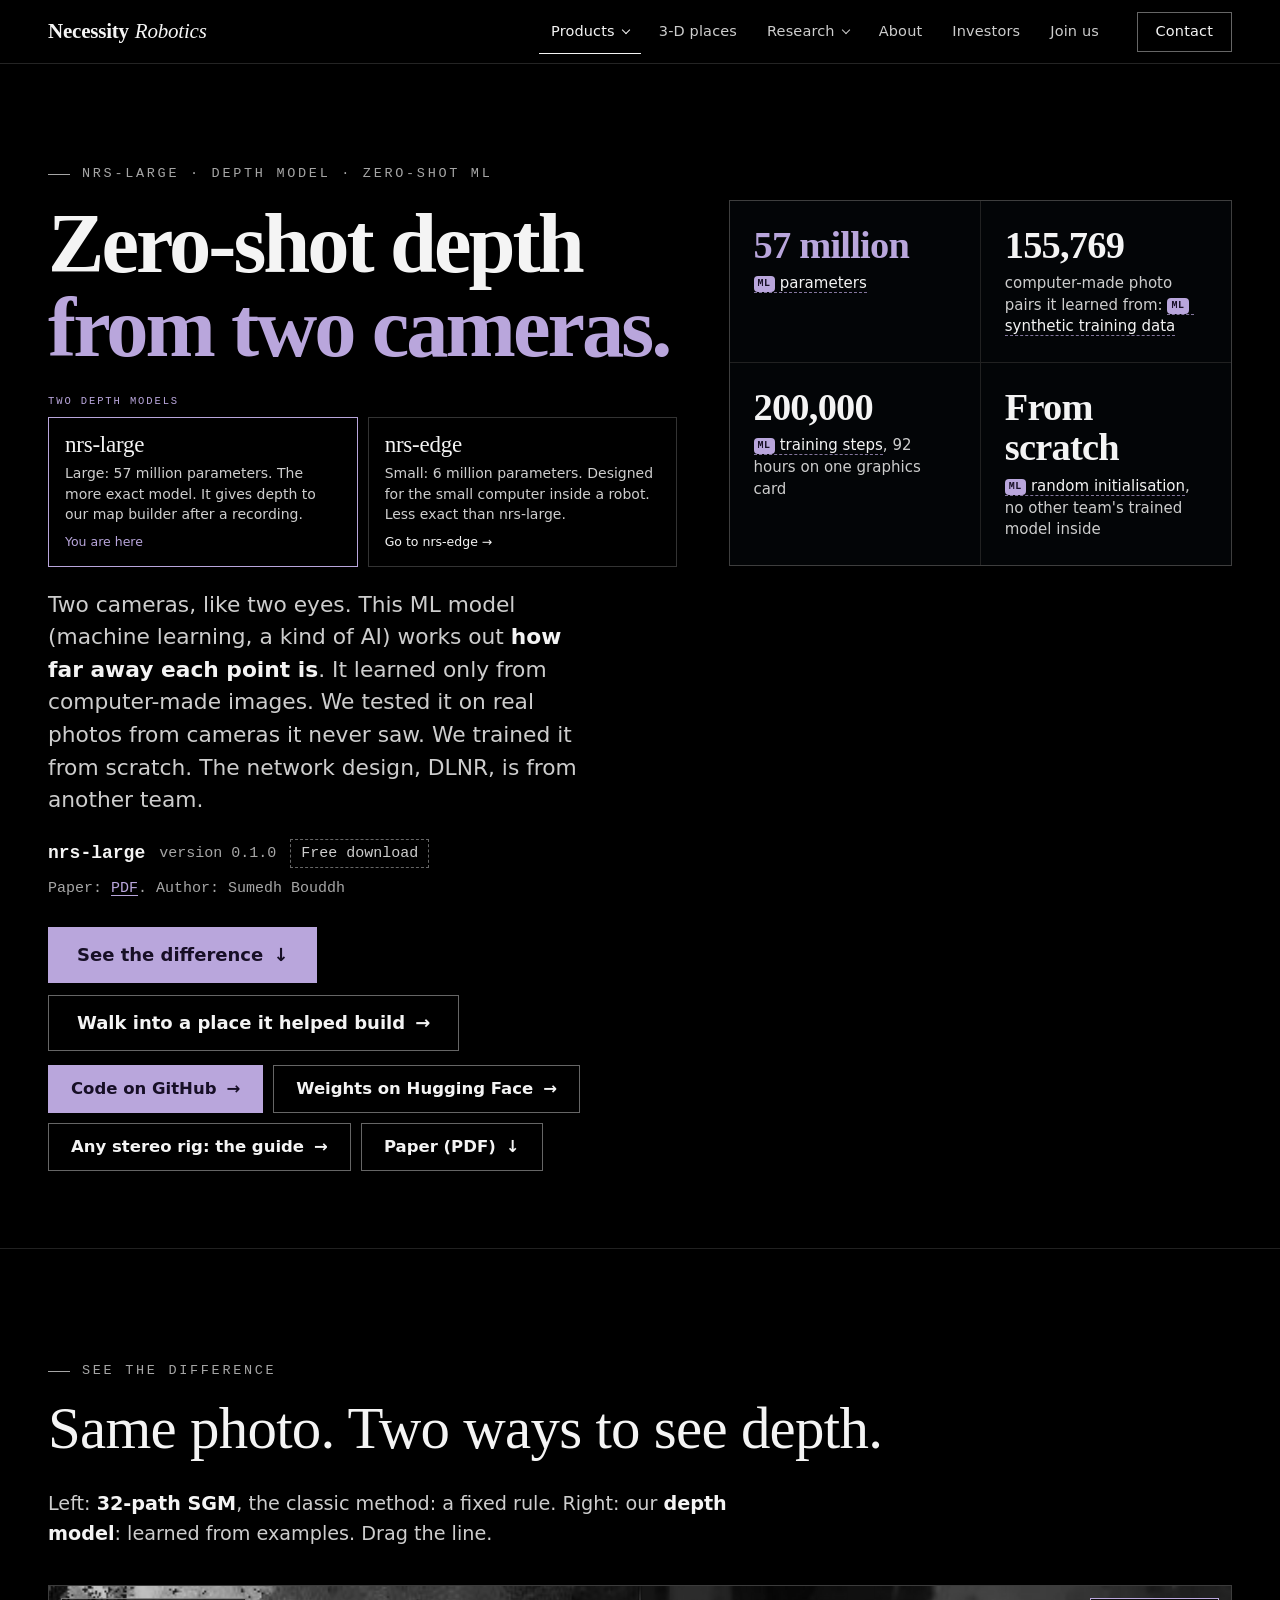
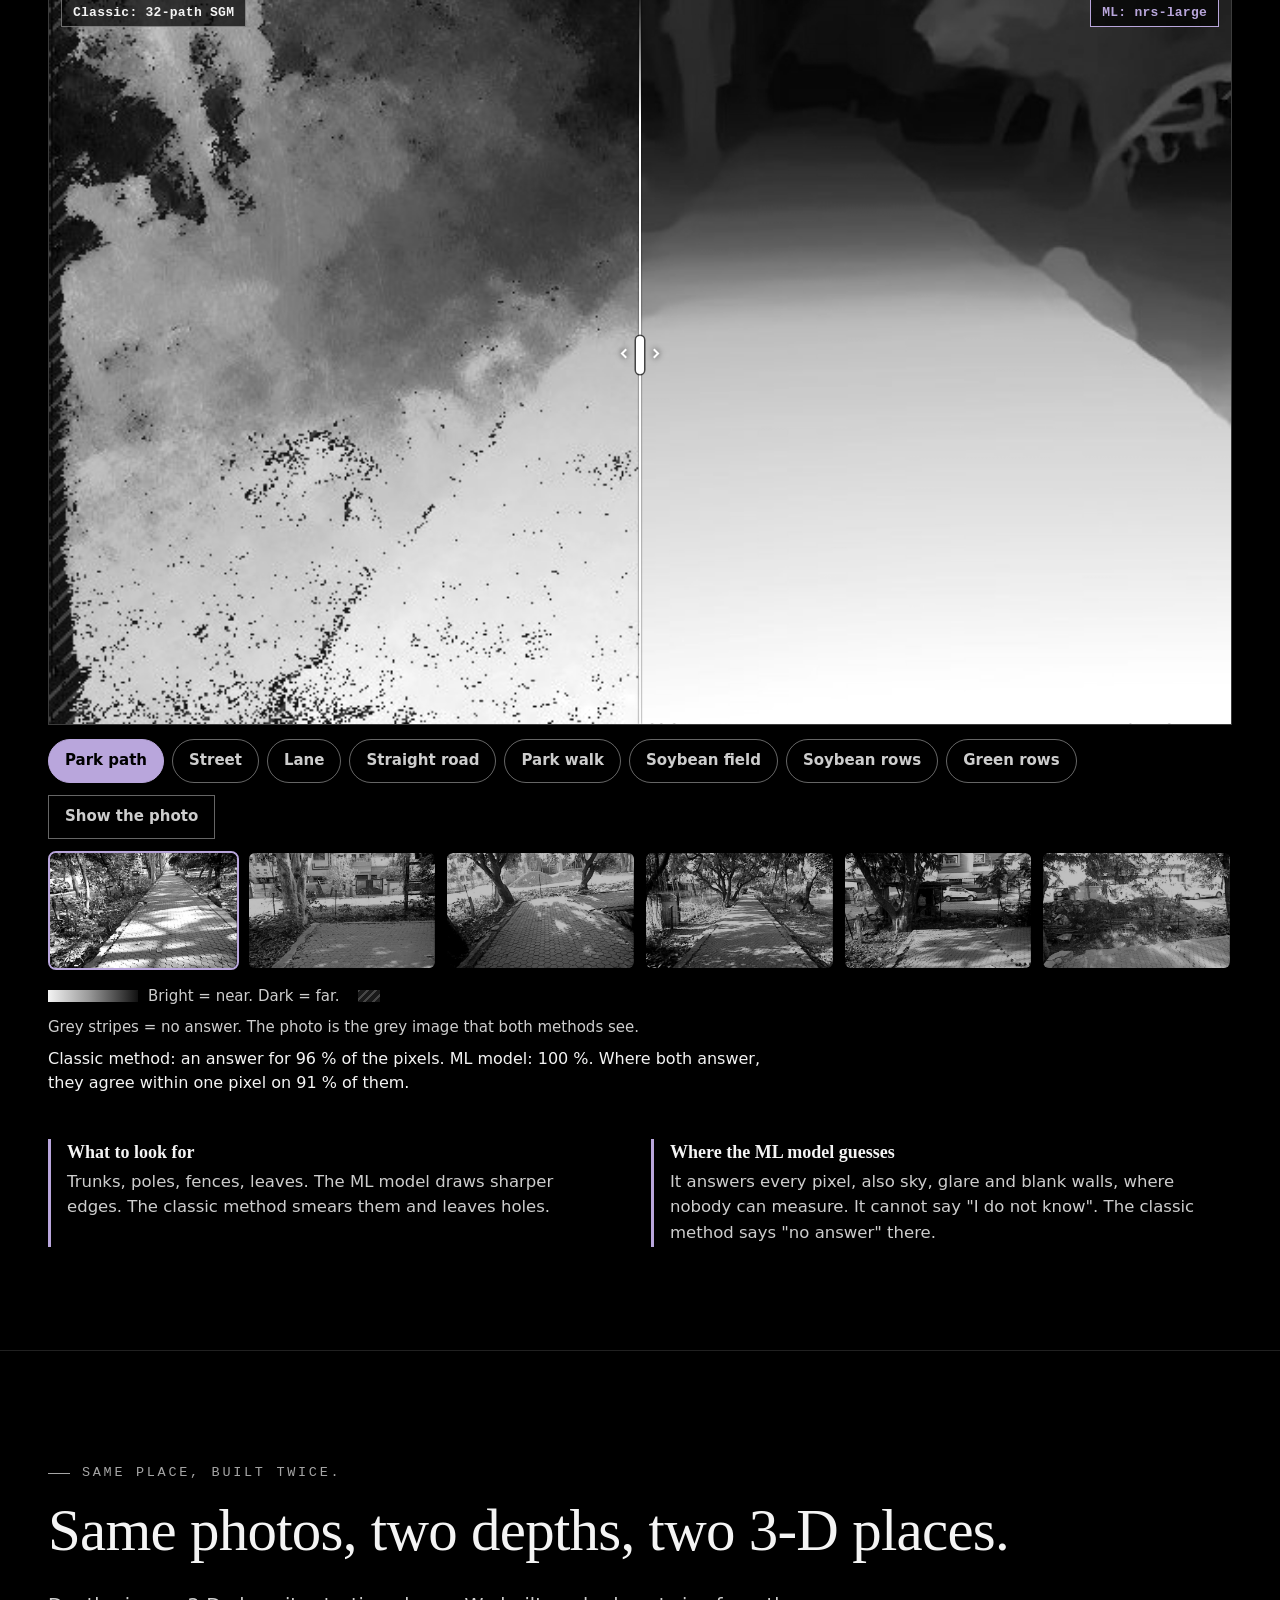
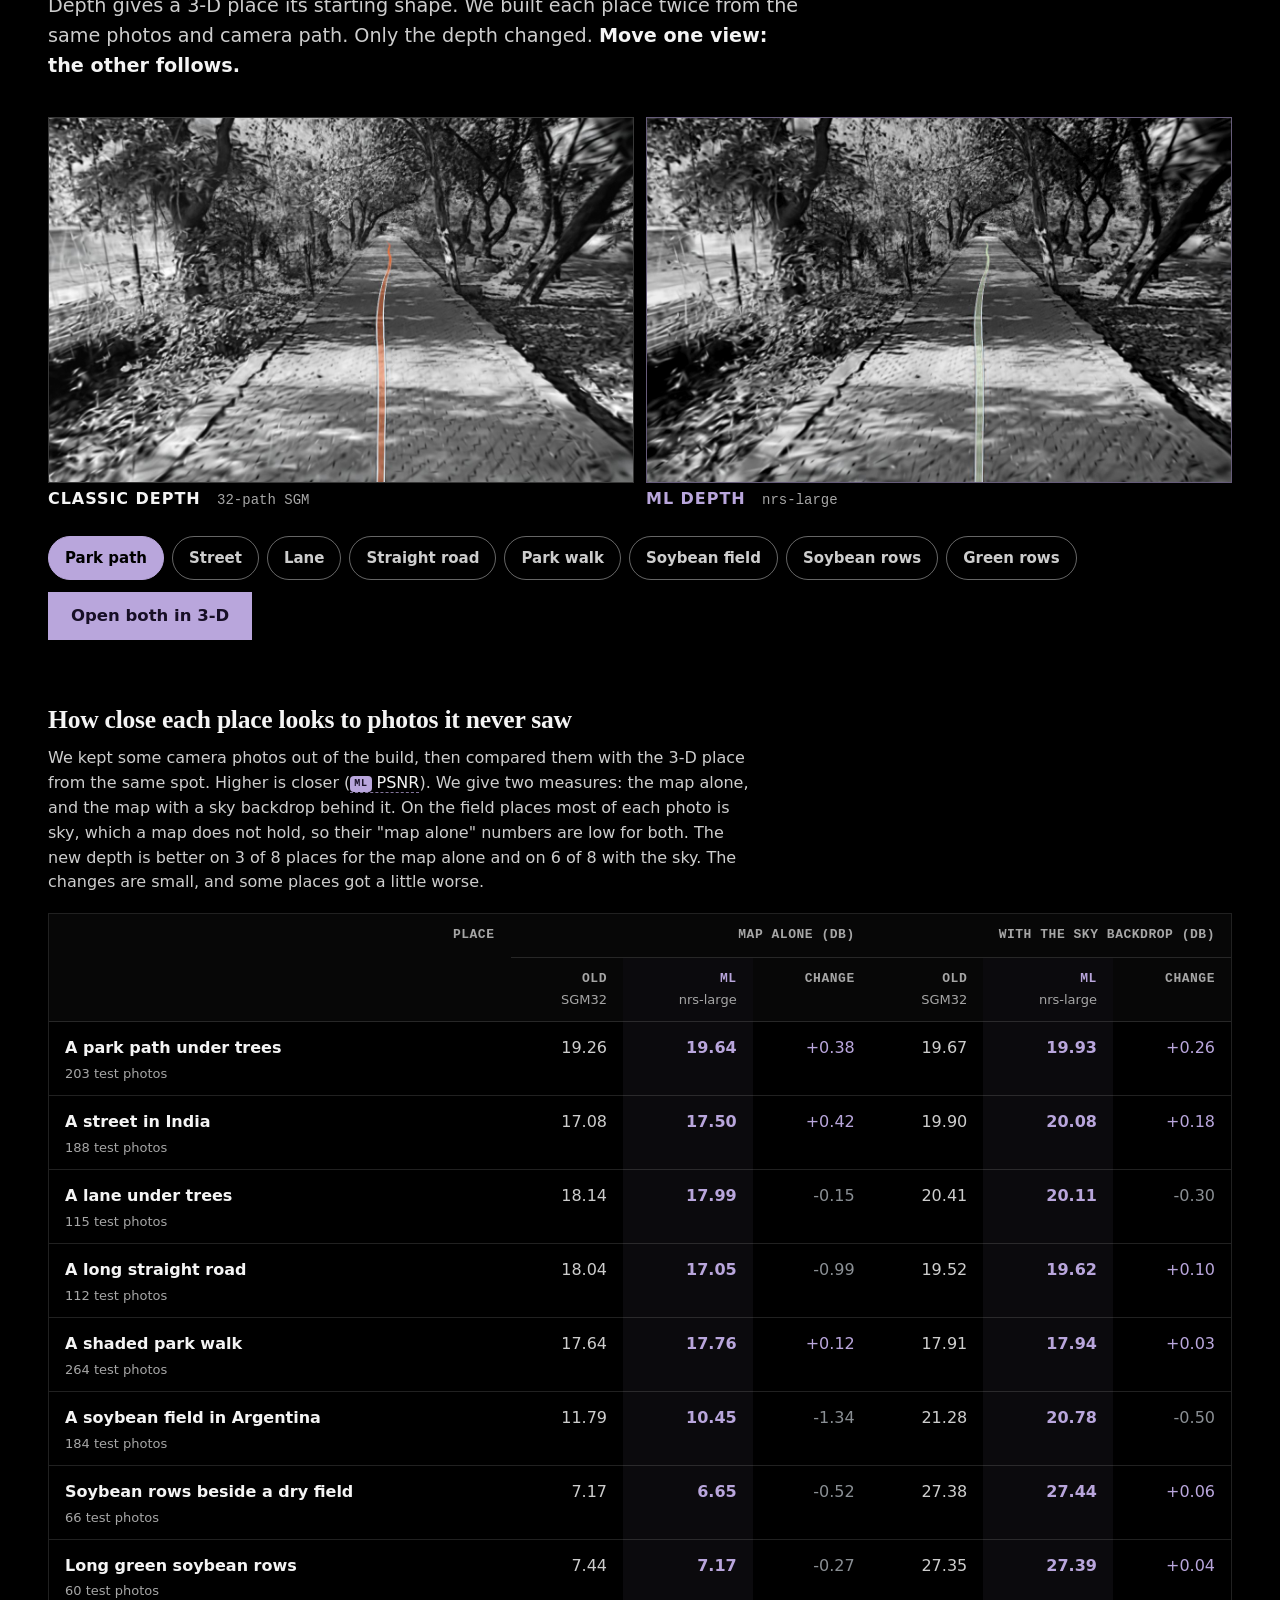
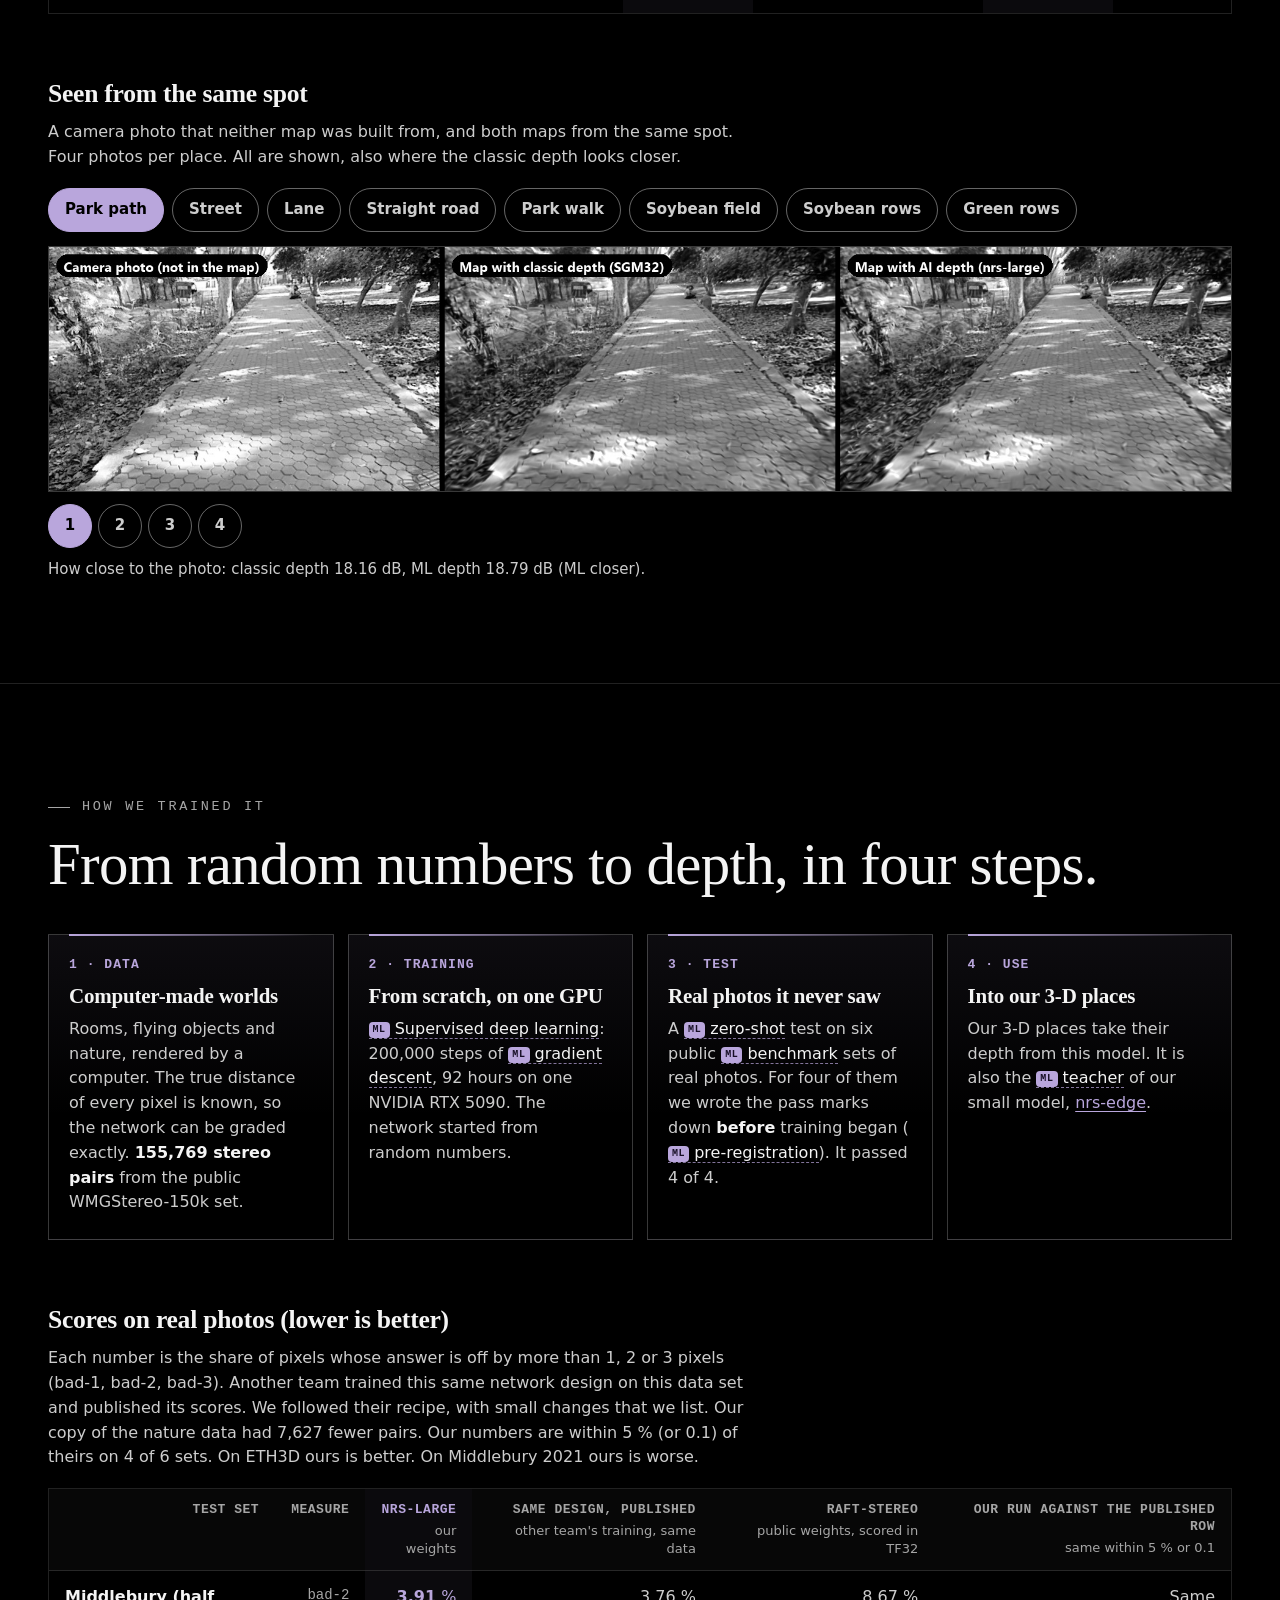
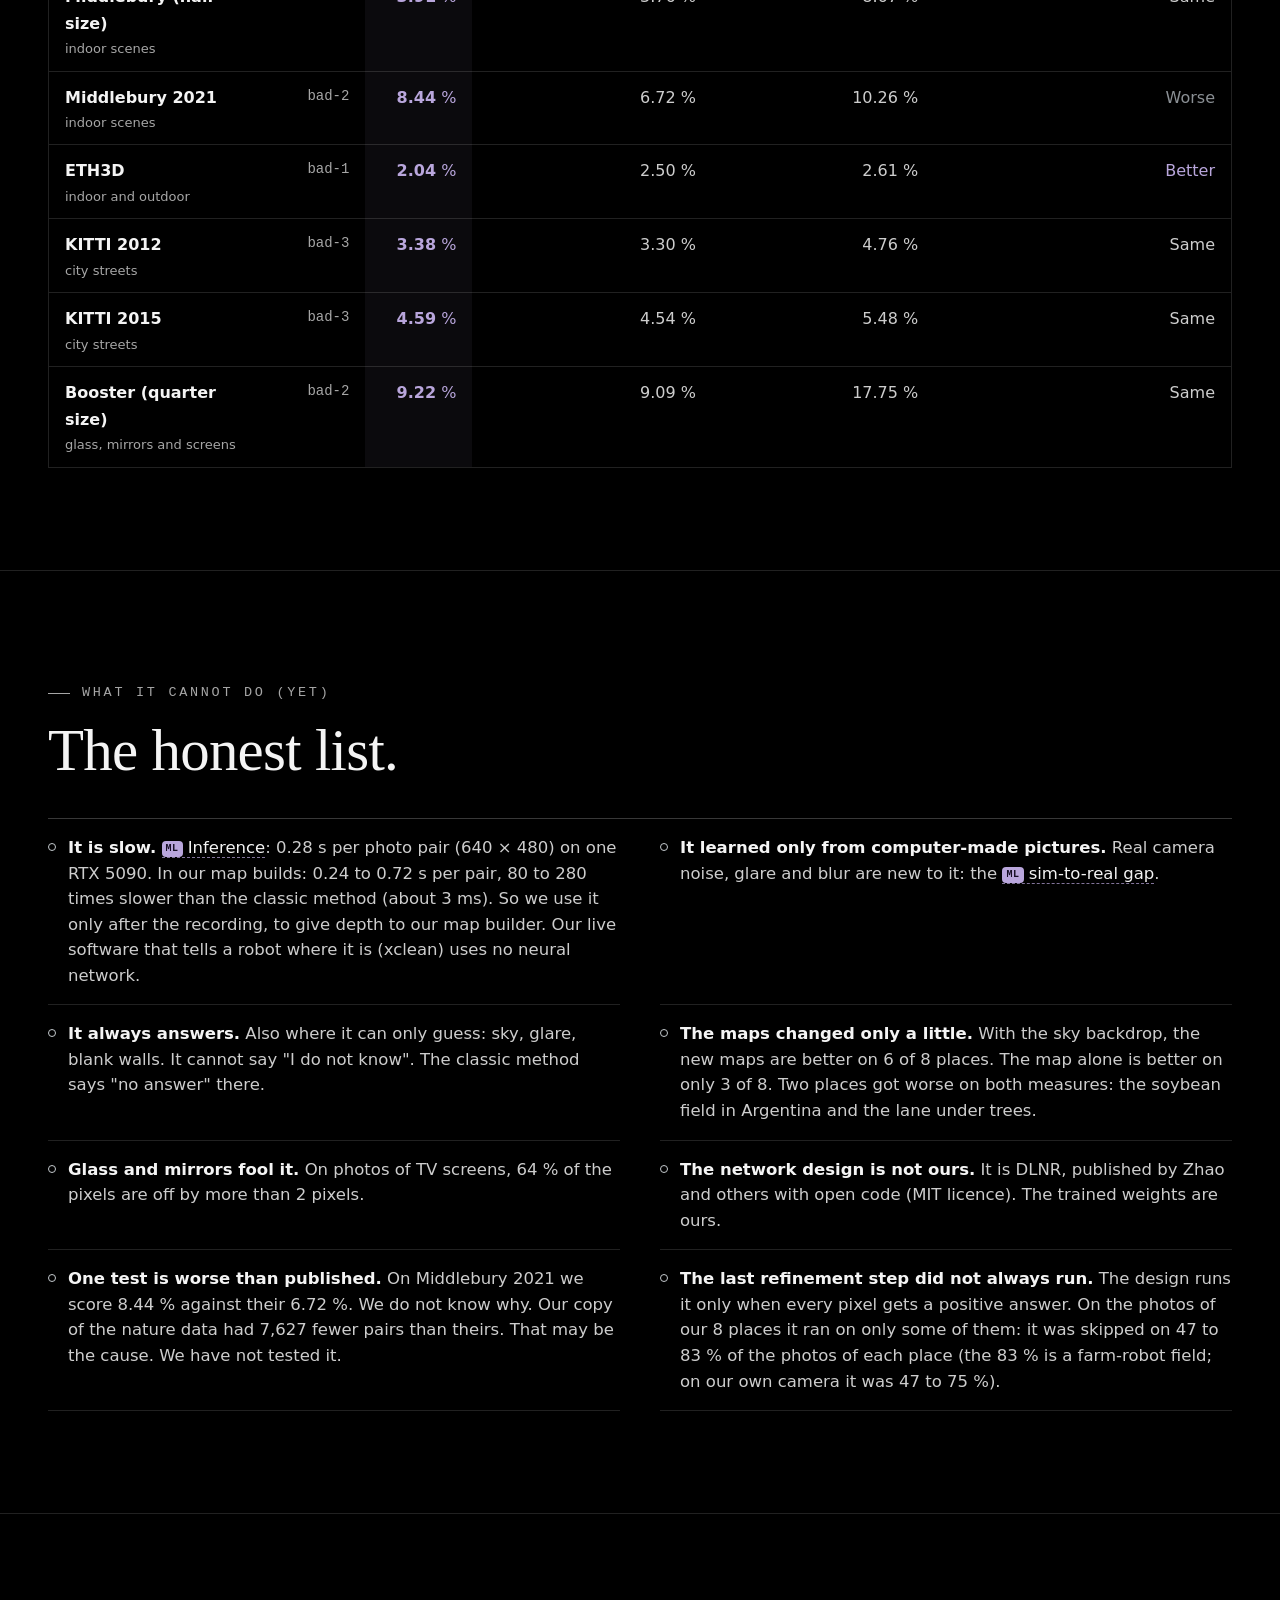
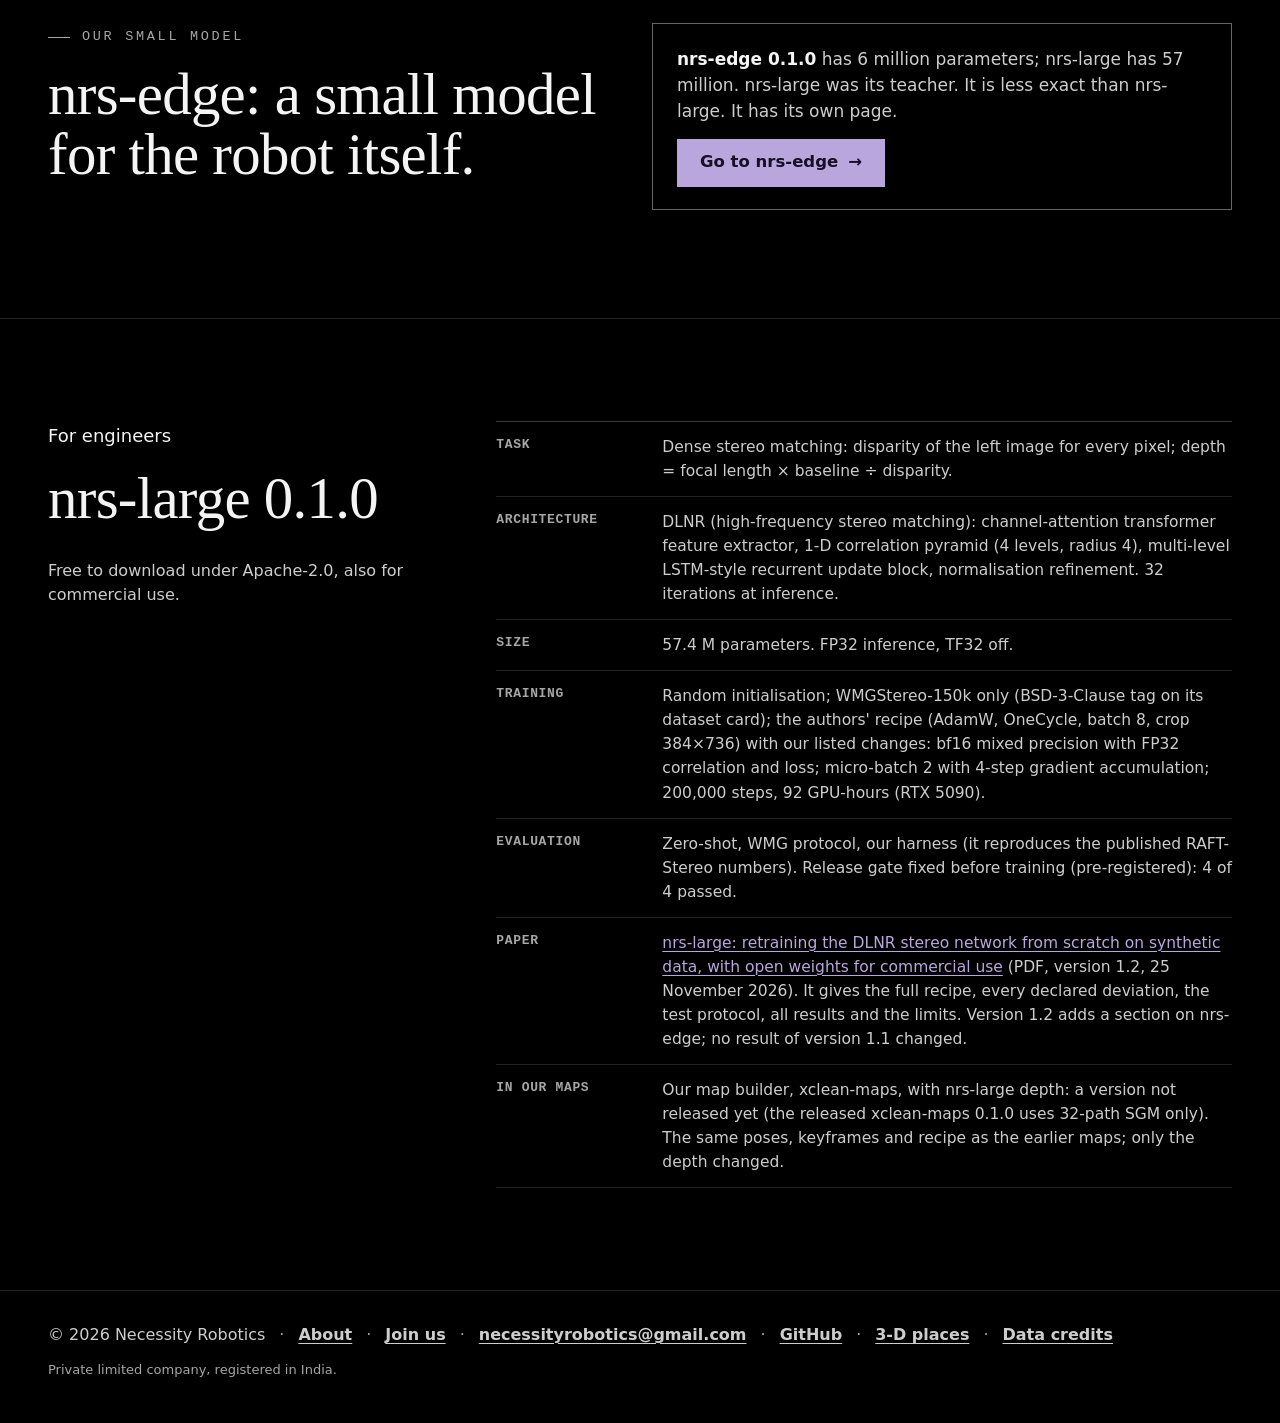
<file: depth.html>
<!doctype html>
<html lang="en">
<head>
  <meta charset="utf-8">
  <meta name="viewport" content="width=device-width, initial-scale=1, viewport-fit=cover">
  <style>@view-transition { navigation: auto; } @media (prefers-reduced-motion: reduce) { @view-transition { navigation: none; } }</style>
  <title>nrs-large depth model · Necessity Robotics</title>
  <meta name="description" content="nrs-large: our own trained weights for DLNR, a published stereo network. Trained from scratch. Compare it with classic stereo depth, photo by photo and in 3-D.">
  <link rel="canonical" href="https://necessityrobotics.github.io/depth.html">
  <meta property="og:type" content="website">
  <meta property="og:site_name" content="Necessity Robotics">
  <meta property="og:title" content="nrs-large depth model · Necessity Robotics">
  <meta property="og:description" content="nrs-large: our own trained weights for DLNR, a published stereo network. Trained from scratch. Compare it with classic stereo depth.">
  <meta property="og:url" content="https://necessityrobotics.github.io/depth.html">
  <meta property="og:image" content="https://necessityrobotics.github.io/img/share.jpg">
  <meta property="og:image:width" content="1200">
  <meta property="og:image:height" content="630">
  <meta name="twitter:card" content="summary_large_image">
  <meta name="theme-color" content="#000000">
  <link rel="icon" href="data:image/svg+xml,%3Csvg xmlns='http://www.w3.org/2000/svg' viewBox='0 0 32 32'%3E%3Crect width='32' height='32' rx='7' fill='%23000000'/%3E%3Ccircle cx='16' cy='16' r='8' fill='none' stroke='%23e8e0cf' stroke-width='2.6'/%3E%3Ccircle cx='16' cy='16' r='2.4' fill='%23f2f5fa'/%3E%3C/svg%3E">
  <!-- the depth page (2026-11-12). First paint = static HTML: the first picture pair, the numbers (gen:), the tables.
       js/depth.js adds: the split slider, the route and photo pickers, the 3-D pair. Nothing moves by itself (R1). -->
  <script type="importmap">
  {"imports":{
    "three":"./vendor/three/three.module.js",
    "three/addons/":"./vendor/three/addons/",
    "@sparkjsdev/spark":"./vendor/spark/spark.module.js"
  }}
  </script>
  <link rel="stylesheet" href="css/site.css">
  <link rel="stylesheet" href="css/v4.css">
  <link rel="stylesheet" href="js/place/place.css">
  <link rel="stylesheet" href="css/pages4.css">
  <link rel="stylesheet" href="css/x.css">
  <link rel="stylesheet" href="css/ml.css">
  <link rel="stylesheet" href="css/depth.css">
  <script type="module" src="js/v4/common.js"></script>
  <script type="module" src="js/x.js"></script>
  <script type="module" src="js/depth.js"></script>
<script>document.documentElement.dataset.acc = 'trio';(function(){try{var d=document.documentElement,q=new URLSearchParams(location.search),n=navigator,c=n.connection||{},s=q.get('still'),k=null;try{k=sessionStorage.getItem('nr-still');}catch(e){}var t=matchMedia('(hover: none), (pointer: coarse)').matches,ios=/iPhone|iPad|iPod/.test(n.userAgent)||(n.platform==='MacIntel'&&n.maxTouchPoints>1);var et=c.effectiveType||'',slow=c.saveData===true||/(^|-)2g$/.test(et)||(t&&(et==='3g'||(c.downlink>0&&c.downlink<1)));var weak=t&&((n.deviceMemory>0&&n.deviceMemory<=3)||(!ios&&n.hardwareConcurrency>0&&n.hardwareConcurrency<=4));if(s==='1'){d.classList.add('nr-still');d.classList.remove('f-drift');}}catch(e){}})();</script>
<link rel="stylesheet" href="css/recolour.css">
<link rel="stylesheet" href="css/v12.css">
<link rel="stylesheet" href="css/accent.css">
<link rel="stylesheet" href="css/fund.css">
</head>
<body class="dm v12">
<a class="skip" href="#main">Skip to the content</a>
<!-- gen:header -->
<header class="v4-head nr-head">
  <div class="wrap v4-head-in">
    <a class="wordmark v4-wordmark" href="./" aria-label="Necessity Robotics, home">Necessity <i>Robotics</i></a>
    <nav class="v4-nav nr-nav" id="v4-nav" aria-label="Main">
      <div class="nr-dd" data-dd="products">
        <button class="nr-dd-btn" type="button" aria-expanded="false" aria-controls="nr-dd-products" data-current>Products<span class="nr-chev" aria-hidden="true"></span></button>
        <div class="nr-dd-panel nr-dd-panel--2 fd-dd3" id="nr-dd-products">
          <p class="nr-dd-h">Products</p>
          <a class="nr-dd-item nr-dd-item--path" href="xclean.html"><span class="nr-dd-k">Live SLAM</span><span class="nr-dd-n">xclean</span><span class="nr-dd-t">Tells a robot where it is, from a stereo camera.</span><span class="nr-dd-s">Open source &middot; Apache-2.0</span></a>
          <a class="nr-dd-item nr-dd-item--ml" href="depth.html" aria-current="page"><span class="nr-dd-k">Depth model &middot; large</span><span class="nr-dd-n">nrs-large</span><span class="nr-dd-t">How far away each point is, from two camera photos. Our larger, more exact model.</span><span class="nr-dd-s">57 million parameters &middot; Free download</span></a>
          <a class="nr-dd-item nr-dd-item--ml" href="nrs-edge.html"><span class="nr-dd-k">Depth model &middot; small</span><span class="nr-dd-n">nrs-edge</span><span class="nr-dd-t">How far away each point is, in a small model for the computer inside a robot.</span><span class="nr-dd-s">6 million parameters &middot; Free download</span></a>
        </div>
      </div>
      <a class="nr-a" href="maps.html">3-D places</a>
      <div class="nr-dd" data-dd="research">
        <button class="nr-dd-btn" type="button" aria-expanded="false" aria-controls="nr-dd-research">Research<span class="nr-chev" aria-hidden="true"></span></button>
        <div class="nr-dd-panel" id="nr-dd-research">
          <p class="nr-dd-h">Research</p>
          <a class="nr-dd-item" href="results.html"><span class="nr-dd-n">Results</span><span class="nr-dd-t">Every route and every loss, in one table.</span></a>
          <a class="nr-dd-item" href="paper.html"><span class="nr-dd-n">Paper</span><span class="nr-dd-t">The method and the test protocol.</span></a>
        </div>
      </div>
      <a class="nr-a" href="about.html">About</a>
      <a class="nr-a" href="investors.html">Investors</a>
      <a class="nr-a" href="about.html#join">Join us</a>
      <a class="nr-a nr-a--contact" href="about.html#contact">Contact</a>
    </nav>
    <a class="nr-cta" href="about.html#contact">Contact</a>
    <button class="v4-menu-btn" type="button" aria-expanded="false" aria-controls="v4-nav"><span class="v4-menu-ico" aria-hidden="true"></span><span class="v4-menu-txt">Menu</span></button>
  </div>
</header>
<!-- /gen:header -->

<main id="main" class="v4-top" tabindex="-1">

  <!-- ============ 1. who: the model in one sentence ============ -->
  <section class="dm-hero" aria-labelledby="dm-h1">
    <div class="wrap dm-hero-in">
      <div class="dm-hero-t">
        <p class="eyebrow">nrs-large &middot; depth model &middot; zero-shot ML</p>
        <h1 id="dm-h1"><span>Zero-shot depth</span> <span>from two cameras.</span></h1>
        <nav class="fd-models" aria-label="Our two depth models">
          <p class="fd-models-l">Two depth models</p>
          <div class="fd-model is-here" aria-current="true"><b>nrs-large</b><span>Large: 57 million parameters. The more exact model. It gives depth to our map builder after a recording.</span><i>You are here</i></div>
          <a class="fd-model" href="nrs-edge.html"><b>nrs-edge</b><span>Small: 6 million parameters. Designed for the small computer inside a robot. Less exact than nrs-large.</span><i>Go to nrs-edge <span aria-hidden="true">&rarr;</span></i></a>
        </nav>
        <p class="dm-lead">Two cameras, like two eyes. This ML model (machine learning, a kind of AI) works out <b>how far away each point is</b>. It learned only from computer-made images. We tested it on real photos from cameras it never saw. We trained it from scratch. The network design, DLNR, is from another team.</p>
        <p class="dm-name"><b><!-- gen:val:model.name -->nrs-large<!-- /gen:val:model.name --></b> <span>version <!-- gen:val:model.version -->0.1.0<!-- /gen:val:model.version --></span> <span class="dm-rel"><!-- gen:val:model.release_short -->Free download<!-- /gen:val:model.release_short --></span> <span>Paper: <a href="papers/nrs_large_paper.pdf">PDF</a>. Author: Sumedh Bouddh</span></p>
        <div class="dm-cta">
          <a class="btn btn--ion btn--lg" href="#see">See the difference <span aria-hidden="true">&darr;</span></a>
          <a class="btn btn--lg" href="explore.html">Walk into a place it helped build <span class="arr" aria-hidden="true">&rarr;</span></a>
        </div>
        <!-- gen:model-dl -->
        <div class="dm-dl">
          <a class="btn btn--ion" href="https://github.com/necessityrobotics/nrs-large" rel="noopener">Code on GitHub <span class="arr" aria-hidden="true">&rarr;</span></a>
          <a class="btn" href="https://huggingface.co/Pyassahu/nrs-large" rel="noopener">Weights on Hugging Face <span class="arr" aria-hidden="true">&rarr;</span></a>
          <a class="btn" href="https://github.com/necessityrobotics/nrs-large/blob/main/ANY_STEREO_RIG.md" rel="noopener">Any stereo rig: the guide <span class="arr" aria-hidden="true">&rarr;</span></a>
          <a class="btn" href="papers/nrs_large_paper.pdf">Paper (PDF) <span class="arr" aria-hidden="true">&darr;</span></a>
        </div>
        <!-- /gen:model-dl -->
      </div>
      <ul class="dm-specs" aria-label="The model in numbers">
        <li><b><!-- gen:val:model.params_words -->57 million<!-- /gen:val:model.params_words --></b><span><dfn class="ml" tabindex="0" data-def="The numbers inside the network that training adjusts, one small step at a time.">parameters</dfn></span></li>
        <li><b><!-- gen:val:model.pairs -->155,769<!-- /gen:val:model.pairs --></b><span>computer-made photo pairs it learned from: <dfn class="ml" tabindex="0" data-def="Pictures rendered by a computer, so the true distance of every pixel is known exactly.">synthetic training data</dfn></span></li>
        <li><b><!-- gen:val:model.steps -->200,000<!-- /gen:val:model.steps --></b><span><dfn class="ml" tabindex="0" data-def="One step: the network guesses, sees its error, and corrects its parameters a little.">training steps</dfn>, <!-- gen:val:model.gpu_hours -->92<!-- /gen:val:model.gpu_hours --> hours on one graphics card</span></li>
        <li><b>From scratch</b><span><dfn class="ml" tabindex="0" data-def="Training starts from random numbers. Nothing is copied from another team's trained model.">random initialisation</dfn>, no other team's trained model inside</span></li>
      </ul>
    </div>
  </section>

  <!-- ============ 2. the difference, picture by picture ============ -->
  <section class="dm-sec dm-see" id="see" aria-labelledby="dm-see-h">
    <div class="wrap">
      <p class="eyebrow">See the difference</p>
      <h2 class="h4-h2" id="dm-see-h"><span>Same photo.</span> <span>Two ways to see depth.</span></h2>
      <p class="dm-intro">Left: <b>32-path SGM</b>, the classic method: a fixed rule. Right: our <b>depth model</b>: learned from examples. <span class="when-fine">Drag</span><span class="when-touch">Slide</span> the line.</p>

      <div class="dm-cmp" id="dm-cmp" data-route="oak_161206">
        <div class="dm-stage" id="dm-stage">
          <img class="dm-img dm-img--a" id="dm-a" src="img/depth/oak_161206/kf000741_sgm.jpg" alt="Depth from the classic method (SGM32): blotchy, with grey stripes where it has no answer" width="640" height="400" decoding="async">
          <div class="dm-clip" id="dm-clip"><img class="dm-img dm-img--b" id="dm-b" src="img/depth/oak_161206/kf000741_nrs.jpg" alt="Depth from our ML model (nrs-large): sharp edges on tree trunks and posts" width="640" height="400" decoding="async"></div>
          <span class="dm-tag dm-tag--a" id="dm-tag-a">Classic: 32-path SGM</span>
          <span class="dm-tag dm-tag--b">ML: nrs-large</span>
          <div class="dm-handle" id="dm-handle" role="slider" tabindex="0" aria-label="Compare: move left or right" aria-valuemin="0" aria-valuemax="100" aria-valuenow="50"><span aria-hidden="true"></span></div>
          <img class="dm-img dm-img--photo" id="dm-photo" src="img/depth/oak_161206/kf000741_photo.jpg" alt="The camera's photo of the same spot" width="640" height="400" decoding="async" hidden>
        </div>
        <div class="dm-bar">
          <div class="dm-routes" id="dm-routes" role="group" aria-label="Place"></div>
          <button class="dm-photo-btn" id="dm-photo-btn" type="button" aria-pressed="false">Show the photo</button>
        </div>
        <div class="dm-thumbs" id="dm-thumbs" role="group" aria-label="Photo along the path"></div>
        <p class="dm-legend"><span class="dm-key" aria-hidden="true"></span> Bright = near. Dark = far. <span class="dm-hatch" aria-hidden="true"></span> Grey stripes = no answer. The photo is the grey image that both methods see.</p>
        <p class="dm-stat" id="dm-stat">Classic method: an answer for 96 % of the pixels. ML model: 100 %. Where both answer, they agree within one pixel on 91 % of them.</p>
      </div>

      <div class="dm-notes">
        <div class="v4-note"><h3 class="v4-note-q">What to look for</h3><p>Trunks, poles, fences, leaves. The ML model draws sharper edges. The classic method smears them and leaves holes.</p></div>
        <div class="v4-note"><h3 class="v4-note-q">Where the ML model guesses</h3><p>It answers every pixel, also sky, glare and blank walls, where nobody can measure. It cannot say "I do not know". The classic method says "no answer" there.</p></div>
      </div>
    </div>
  </section>

  <!-- ============ 3. the same place, two 3-D maps ============ -->
  <section class="dm-sec dm-two" id="maps" aria-labelledby="dm-two-h">
    <div class="wrap">
      <p class="eyebrow">Same place, built twice.</p>
      <h2 class="h4-h2" id="dm-two-h"><span>Same photos, two depths,</span> <span>two 3-D places.</span></h2>
      <p class="dm-intro">Depth gives a 3-D place its starting shape. We built each place twice from the same photos and camera path. Only the depth changed. <b>Move one view: the other follows.</b></p>

      <div class="dm-pair" id="dm-pair" data-place="oak_161206">
        <figure class="dm-pane" data-folder="maps_sgm32">
          <div class="dm-frame" id="dm-f-a"><img class="pl-still" src="img/depth/sgm32/oak_161206.jpg" alt="The 3-D place built with classic depth (SGM32)" width="1280" height="800" decoding="async" data-place="oak_161206"></div>
          <figcaption><b>Classic depth</b> 32-path SGM</figcaption>
        </figure>
        <figure class="dm-pane" data-folder="maps">
          <div class="dm-frame" id="dm-f-b"><img class="pl-still" src="img/places/oak_161206.jpg" alt="The 3-D place built with depth from our ML model (nrs-large)" width="1280" height="800" decoding="async" data-place="oak_161206"></div>
          <figcaption><b>ML depth</b> nrs-large</figcaption>
        </figure>
        <div class="dm-pair-bar">
          <div class="dm-routes" id="dm-pair-routes" role="group" aria-label="Place"></div>
          <div class="dm-switch" id="dm-switch" role="group" aria-label="Map to show">
            <button type="button" data-folder="maps_sgm32" aria-pressed="false">Classic depth</button>
            <button type="button" data-folder="maps" aria-pressed="true">ML depth</button>
          </div>
          <button class="btn btn--ion dm-go" id="dm-go" type="button">Open both in 3-D</button>
          <span class="dm-look" id="dm-tilt" role="group" aria-label="How to look around" hidden><button class="dm-look-b" type="button" data-look="phone" aria-pressed="false" aria-label="Look by moving your phone"><svg viewBox="0 0 24 24" aria-hidden="true"><rect x="7.5" y="3" width="9" height="18" rx="1.2"/><path d="M4 9.2a7 7 0 0 0 0 5.6M20 9.2a7 7 0 0 1 0 5.6"/></svg><span>Phone</span></button><button class="dm-look-b" type="button" data-look="touch" aria-pressed="false" aria-label="Look by touch only"><svg viewBox="0 0 24 24" aria-hidden="true"><path d="M9.5 11.5V5a1.5 1.5 0 0 1 3 0v5.5m0-1a1.5 1.5 0 0 1 3 0v1.5m0-.5a1.5 1.5 0 0 1 3 0v4a6.5 6.5 0 0 1-6.5 6.5h-.4a6.5 6.5 0 0 1-5-2.4L4.4 15a1.5 1.5 0 0 1 2.3-1.9l2.8 2.6"/></svg><span>Touch</span></button></span>
          <button class="btn dm-ar" id="dm-ar" type="button" hidden>See it on your table (AR)</button>
        </div>
        <p class="dm-pair-note" id="dm-pair-note" aria-live="polite">Drag in either view to look around. Use the arrow keys to walk.</p>
      </div>

      <h3 class="dm-h3">How close each place looks to photos it never saw</h3>
      <p class="dm-small">We kept some camera photos out of the build, then compared them with the 3-D place from the same spot. Higher is closer (<dfn class="ml" tabindex="0" data-def="Peak signal-to-noise ratio: how close two pictures are, in decibels. Higher is closer.">PSNR</dfn>). We give two measures: the map alone, and the map with a sky backdrop behind it. On the field places most of each photo is sky, which a map does not hold, so their "map alone" numbers are low for both. The new depth is better on <!-- gen:val:model.maps_better -->3 of 8<!-- /gen:val:model.maps_better --> places for the map alone and on <!-- gen:val:model.maps_better_sky -->6 of 8<!-- /gen:val:model.maps_better_sky --> with the sky. The changes are small, and some places got a little worse.</p>
      <!-- gen:mapscores -->
      <div class="dm-tablewrap"><table class="dm-table dm-maps">
        <caption class="v4-sr">How close each 3-D place looks to camera photos it never saw (PSNR in dB, higher is better), for the map alone and with the sky backdrop.</caption>
        <thead><tr><th scope="col" rowspan="2">Place</th><th scope="colgroup" colspan="3">Map alone (dB)</th><th scope="colgroup" colspan="3">With the sky backdrop (dB)</th></tr>
        <tr><th scope="col">Old<span>SGM32</span></th><th scope="col" class="dm-ours">ML<span>nrs-large</span></th><th scope="col">Change</th><th scope="col">Old<span>SGM32</span></th><th scope="col" class="dm-ours">ML<span>nrs-large</span></th><th scope="col">Change</th></tr></thead>
        <tbody>
          <tr><th scope="row">A park path under trees<span>203 test photos</span></th><td>19.26</td><td class="dm-ours"><b>19.64</b></td><td class="dm-up">+0.38<span class="v4-sr"> (better)</span></td><td>19.67</td><td class="dm-ours"><b>19.93</b></td><td class="dm-up">+0.26<span class="v4-sr"> (better)</span></td></tr>
          <tr><th scope="row">A street in India<span>188 test photos</span></th><td>17.08</td><td class="dm-ours"><b>17.50</b></td><td class="dm-up">+0.42<span class="v4-sr"> (better)</span></td><td>19.90</td><td class="dm-ours"><b>20.08</b></td><td class="dm-up">+0.18<span class="v4-sr"> (better)</span></td></tr>
          <tr><th scope="row">A lane under trees<span>115 test photos</span></th><td>18.14</td><td class="dm-ours"><b>17.99</b></td><td class="dm-down">-0.15<span class="v4-sr"> (worse)</span></td><td>20.41</td><td class="dm-ours"><b>20.11</b></td><td class="dm-down">-0.30<span class="v4-sr"> (worse)</span></td></tr>
          <tr><th scope="row">A long straight road<span>112 test photos</span></th><td>18.04</td><td class="dm-ours"><b>17.05</b></td><td class="dm-down">-0.99<span class="v4-sr"> (worse)</span></td><td>19.52</td><td class="dm-ours"><b>19.62</b></td><td class="dm-up">+0.10<span class="v4-sr"> (better)</span></td></tr>
          <tr><th scope="row">A shaded park walk<span>264 test photos</span></th><td>17.64</td><td class="dm-ours"><b>17.76</b></td><td class="dm-up">+0.12<span class="v4-sr"> (better)</span></td><td>17.91</td><td class="dm-ours"><b>17.94</b></td><td class="dm-up">+0.03<span class="v4-sr"> (better)</span></td></tr>
          <tr><th scope="row">A soybean field in Argentina<span>184 test photos</span></th><td>11.79</td><td class="dm-ours"><b>10.45</b></td><td class="dm-down">-1.34<span class="v4-sr"> (worse)</span></td><td>21.28</td><td class="dm-ours"><b>20.78</b></td><td class="dm-down">-0.50<span class="v4-sr"> (worse)</span></td></tr>
          <tr><th scope="row">Soybean rows beside a dry field<span>66 test photos</span></th><td>7.17</td><td class="dm-ours"><b>6.65</b></td><td class="dm-down">-0.52<span class="v4-sr"> (worse)</span></td><td>27.38</td><td class="dm-ours"><b>27.44</b></td><td class="dm-up">+0.06<span class="v4-sr"> (better)</span></td></tr>
          <tr><th scope="row">Long green soybean rows<span>60 test photos</span></th><td>7.44</td><td class="dm-ours"><b>7.17</b></td><td class="dm-down">-0.27<span class="v4-sr"> (worse)</span></td><td>27.35</td><td class="dm-ours"><b>27.39</b></td><td class="dm-up">+0.04<span class="v4-sr"> (better)</span></td></tr>
        </tbody>
      </table></div>
      <!-- /gen:mapscores -->

      <h3 class="dm-h3" id="dm-same-h">Seen from the same spot</h3>
      <p class="dm-small">A camera photo that neither map was built from, and both maps from the same spot. Four photos per place. All are shown, also where the classic depth looks closer.</p>
      <div class="dm-same" id="dm-same" aria-labelledby="dm-same-h">
        <div class="dm-routes" id="dm-same-routes" role="group" aria-label="Place"></div>
        <figure class="dm-same-fig">
          <div class="dm-same-pic"><img id="dm-same-img" src="img/depth/oak_161206/same_kf000935.jpg" width="1936" height="400" alt="Camera photo, the 3-D place with the classic depth, and the 3-D place with the ML depth, from the same spot" loading="lazy" decoding="async"></div>
          <figcaption class="dm-same-cap"><span class="dm-same-views" id="dm-same-views" role="group" aria-label="Photo"></span> <span id="dm-same-stat" aria-live="polite"></span></figcaption>
        </figure>
      </div>
    </div>
  </section>

  <!-- ============ 4. how it was made ============ -->
  <section class="dm-sec dm-how" id="how" aria-labelledby="dm-how-h">
    <div class="wrap">
      <p class="eyebrow">How we trained it</p>
      <h2 class="h4-h2" id="dm-how-h"><span>From random numbers</span> <span>to depth, in four steps.</span></h2>
      <ol class="dm-steps">
        <li class="dm-step">
          <p class="dm-step-n">1 · Data</p>
          <h3>Computer-made worlds</h3>
          <p>Rooms, flying objects and nature, rendered by a computer. The true distance of every pixel is known, so the network can be graded exactly. <b><!-- gen:val:model.pairs -->155,769<!-- /gen:val:model.pairs --> stereo pairs</b> from the public WMGStereo-150k set.</p>
        </li>
        <li class="dm-step">
          <p class="dm-step-n">2 · Training</p>
          <h3>From scratch, on one GPU</h3>
          <p><dfn class="ml" tabindex="0" data-def="Learning from examples where the right answer is known.">Supervised deep learning</dfn>: <!-- gen:val:model.steps -->200,000<!-- /gen:val:model.steps --> steps of <dfn class="ml" tabindex="0" data-def="The method that nudges every parameter a little in the direction that lowers the error.">gradient descent</dfn>, <!-- gen:val:model.gpu_hours -->92<!-- /gen:val:model.gpu_hours --> hours on one NVIDIA RTX 5090. The network started from random numbers.</p>
        </li>
        <li class="dm-step">
          <p class="dm-step-n">3 · Test</p>
          <h3>Real photos it never saw</h3>
          <p>A <dfn class="ml" tabindex="0" data-def="Tested on kinds of data the model was never trained on.">zero-shot</dfn> test on six public <dfn class="ml" tabindex="0" data-def="A public test set that everyone scores the same way.">benchmark</dfn> sets of real photos. For four of them we wrote the pass marks down <b>before</b> training began (<dfn class="ml" tabindex="0" data-def="Writing the pass marks down before training, so they cannot be moved after.">pre-registration</dfn>). It passed <!-- gen:val:model.gate -->4 of 4<!-- /gen:val:model.gate -->.</p>
        </li>
        <li class="dm-step">
          <p class="dm-step-n">4 · Use</p>
          <h3>Into our 3-D places</h3>
          <p>Our 3-D places take their depth from this model. It is also the <dfn class="ml" tabindex="0" data-def="A big model that teaches a small model by example: knowledge distillation.">teacher</dfn> of our small model, <a href="nrs-edge.html">nrs-edge</a>.</p>
        </li>
      </ol>

      <h3 class="dm-h3">Scores on real photos (lower is better)</h3>
      <p class="dm-small">Each number is the share of pixels whose answer is off by more than 1, 2 or 3 pixels (bad-1, bad-2, bad-3). Another team trained this same network design on this data set and published its scores. We followed their recipe, with small changes that we list. Our copy of the nature data had <!-- gen:val:model.shortfall -->7,627<!-- /gen:val:model.shortfall --> fewer pairs. Our numbers are within 5 % (or 0.1) of theirs on <!-- gen:val:model.within -->4 of 6<!-- /gen:val:model.within --> sets. On ETH3D ours is better. On Middlebury 2021 ours is worse.</p>
      <!-- gen:bench -->
      <div class="dm-tablewrap"><table class="dm-table dm-bench">
        <caption class="v4-sr">Error on public test sets the model never trained on. Lower is better.</caption>
        <thead><tr><th scope="col">Test set</th><th scope="col">Measure</th><th scope="col" class="dm-ours">nrs-large<span>our weights</span></th><th scope="col">Same design, published<span>other team's training, same data</span></th><th scope="col">RAFT-Stereo<span>public weights, scored in TF32</span></th><th scope="col">Our run against the published row<span>same within 5 % or 0.1</span></th></tr></thead>
        <tbody>
          <tr><th scope="row">Middlebury (half size)<span>indoor scenes</span></th><td class="dm-metric">bad-2</td><td class="dm-ours"><b>3.91</b> %</td><td>3.76 %</td><td>8.67 %</td><td class="dm-flat">Same</td></tr>
          <tr><th scope="row">Middlebury 2021<span>indoor scenes</span></th><td class="dm-metric">bad-2</td><td class="dm-ours"><b>8.44</b> %</td><td>6.72 %</td><td>10.26 %</td><td class="dm-down">Worse</td></tr>
          <tr><th scope="row">ETH3D<span>indoor and outdoor</span></th><td class="dm-metric">bad-1</td><td class="dm-ours"><b>2.04</b> %</td><td>2.50 %</td><td>2.61 %</td><td class="dm-up">Better</td></tr>
          <tr><th scope="row">KITTI 2012<span>city streets</span></th><td class="dm-metric">bad-3</td><td class="dm-ours"><b>3.38</b> %</td><td>3.30 %</td><td>4.76 %</td><td class="dm-flat">Same</td></tr>
          <tr><th scope="row">KITTI 2015<span>city streets</span></th><td class="dm-metric">bad-3</td><td class="dm-ours"><b>4.59</b> %</td><td>4.54 %</td><td>5.48 %</td><td class="dm-flat">Same</td></tr>
          <tr><th scope="row">Booster (quarter size)<span>glass, mirrors and screens</span></th><td class="dm-metric">bad-2</td><td class="dm-ours"><b>9.22</b> %</td><td>9.09 %</td><td>17.75 %</td><td class="dm-flat">Same</td></tr>
        </tbody>
      </table></div>
      <!-- /gen:bench -->
    </div>
  </section>

  <!-- ============ 5. what it cannot do ============ -->
  <section class="dm-sec dm-limits" id="limits" aria-labelledby="dm-lim-h">
    <div class="wrap">
      <p class="eyebrow">What it cannot do (yet)</p>
      <h2 class="h4-h2" id="dm-lim-h">The honest list.</h2>
      <ul class="dm-lim">
        <li><b>It is slow.</b> <dfn class="ml" tabindex="0" data-def="Using a trained model to get answers.">Inference</dfn>: <!-- gen:val:model.s_per_view -->0.28<!-- /gen:val:model.s_per_view --> s per photo pair (640 &times; 480) on one RTX 5090. In our map builds: <!-- gen:val:model.build_s -->0.24 to 0.72<!-- /gen:val:model.build_s --> s per pair, <!-- gen:val:model.slower_x -->80 to 280<!-- /gen:val:model.slower_x --> times slower than the classic method (about <!-- gen:val:model.sgm_ms -->3<!-- /gen:val:model.sgm_ms --> ms). So we use it only after the recording, to give depth to our map builder. Our live software that tells a robot where it is (xclean) uses no neural network.</li>
        <li><b>It learned only from computer-made pictures.</b> Real camera noise, glare and blur are new to it: the <dfn class="ml" tabindex="0" data-def="The difference between computer-made training pictures and real camera photos.">sim-to-real gap</dfn>.</li>
        <li><b>It always answers.</b> Also where it can only guess: sky, glare, blank walls. It cannot say "I do not know". The classic method says "no answer" there.</li>
        <li><b>The maps changed only a little.</b> With the sky backdrop, the new maps are better on <!-- gen:val:model.maps_better_sky -->6 of 8<!-- /gen:val:model.maps_better_sky --> places. The map alone is better on only <!-- gen:val:model.maps_better -->3 of 8<!-- /gen:val:model.maps_better -->. Two places got worse on both measures: the soybean field in Argentina and the lane under trees.</li>
        <li><b>Glass and mirrors fool it.</b> On photos of TV screens, <!-- gen:val:model.booster_tv -->64<!-- /gen:val:model.booster_tv --> % of the pixels are off by more than 2 pixels.</li>
        <li><b>The network design is not ours.</b> It is DLNR, published by Zhao and others with open code (MIT licence). The trained weights are ours.</li>
        <li><b>One test is worse than published.</b> On Middlebury 2021 we score 8.44 % against their 6.72 %. We do not know why. Our copy of the nature data had <!-- gen:val:model.shortfall -->7,627<!-- /gen:val:model.shortfall --> fewer pairs than theirs. That may be the cause. We have not tested it.</li>
        <li><b>The last refinement step did not always run.</b> The design runs it only when every pixel gets a positive answer. On the photos of our 8 places it ran on only some of them: it was skipped on <!-- gen:val:model.refine_skip -->47 to 83<!-- /gen:val:model.refine_skip --> % of the photos of each place (the 83 % is a farm-robot field; on our own camera it was 47 to 75 %).</li>
      </ul>
    </div>
  </section>

  <!-- ============ 6. the small model: nrs-edge 0.1.0 (released 2026-11-25) ============ -->
  <section class="dm-sec dm-next" id="edge" aria-labelledby="dm-next-h">
    <div class="wrap dm-next-in">
      <div>
        <p class="eyebrow">Our small model</p>
        <h2 class="h4-h2" id="dm-next-h">nrs-edge: a small model for the robot itself.</h2>
      </div>
      <div class="dm-next-card dm-next-card--out">
        <p><b>nrs-edge 0.1.0</b> has 6 million parameters; nrs-large has 57 million. nrs-large was its teacher. It is less exact than nrs-large. It has its own page.</p>
        <div class="dm-dl">
          <a class="btn btn--ion" href="nrs-edge.html">Go to nrs-edge <span class="arr" aria-hidden="true">&rarr;</span></a>
        </div>
      </div>
    </div>
  </section>

  <!-- ============ 7. engineers ============ -->
  <section class="dm-sec dm-eng" id="engineers" aria-labelledby="dm-eng-h">
    <div class="wrap dm-eng-in">
      <div>
        <p class="h4-eng-l">For engineers</p>
        <h2 class="h4-h2" id="dm-eng-h">nrs-large <!-- gen:val:model.version -->0.1.0<!-- /gen:val:model.version --></h2>
        <p class="dm-release"><!-- gen:val:model.release_line -->Free to download under Apache-2.0, also for commercial use.<!-- /gen:val:model.release_line --></p>
      </div>
      <dl class="dm-spec">
        <div><dt>Task</dt><dd>Dense stereo matching: disparity of the left image for every pixel; depth = focal length × baseline ÷ disparity.</dd></div>
        <div><dt>Architecture</dt><dd>DLNR (high-frequency stereo matching): channel-attention transformer feature extractor, 1-D correlation pyramid (4 levels, radius 4), multi-level LSTM-style recurrent update block, normalisation refinement. <!-- gen:val:model.iters -->32<!-- /gen:val:model.iters --> iterations at inference.</dd></div>
        <div><dt>Size</dt><dd><!-- gen:val:model.params_m -->57.4<!-- /gen:val:model.params_m --> M parameters. FP32 inference, TF32 off.</dd></div>
        <div><dt>Training</dt><dd>Random initialisation; WMGStereo-150k only (BSD-3-Clause tag on its dataset card); the authors' recipe (AdamW, OneCycle, batch 8, crop 384×736) with our listed changes: bf16 mixed precision with FP32 correlation and loss; micro-batch 2 with 4-step gradient accumulation; <!-- gen:val:model.steps -->200,000<!-- /gen:val:model.steps --> steps, <!-- gen:val:model.gpu_hours -->92<!-- /gen:val:model.gpu_hours --> GPU-hours (RTX 5090).</dd></div>
        <div><dt>Evaluation</dt><dd>Zero-shot, WMG protocol, our harness (it reproduces the published RAFT-Stereo numbers). Release gate fixed before training (pre-registered): <!-- gen:val:model.gate -->4 of 4<!-- /gen:val:model.gate --> passed.</dd></div>
        <div><dt>Paper</dt><dd><a href="papers/nrs_large_paper.pdf">nrs-large: retraining the DLNR stereo network from scratch on synthetic data, with open weights for commercial use</a> (PDF, version 1.2, 25 November 2026). It gives the full recipe, every declared deviation, the test protocol, all results and the limits. Version 1.2 adds a section on nrs-edge; no result of version 1.1 changed.</dd></div>
        <div><dt>In our maps</dt><dd>Our map builder, xclean-maps, with nrs-large depth: a version not released yet (the released xclean-maps 0.1.0 uses 32-path SGM only). The same poses, keyframes and recipe as the earlier maps; only the depth changed.</dd></div>
      </dl>
    </div>
  </section>

</main>
<!-- gen:footer -->
<footer class="foot v4-foot">
  <div class="wrap">
    <p><span>&copy; 2026 Necessity Robotics</span><span class="dot" aria-hidden="true">&middot;</span><a href="about.html">About</a><span class="dot" aria-hidden="true">&middot;</span><a href="about.html#join">Join us</a><span class="dot" aria-hidden="true">&middot;</span><a href="mailto:necessityrobotics@gmail.com">necessityrobotics@gmail.com</a><span class="dot" aria-hidden="true">&middot;</span><a href="https://github.com/necessityrobotics">GitHub</a><span class="dot" aria-hidden="true">&middot;</span><a href="maps.html">3-D places</a><span class="dot" aria-hidden="true">&middot;</span><a href="credits.html">Data credits</a></p>
    <p class="fd-legal">Private limited company, registered in India.</p>
  </div>
</footer>
<!-- /gen:footer -->
<script>/* a link with a #part lands on that part, also when the page above it changes height after the first jump */(function(){try{if(location.hash.length<2)return;var id=decodeURIComponent(location.hash.slice(1)),moved=false,stop=function(){moved=true;};['wheel','touchmove','keydown','pointerdown'].forEach(function(e){addEventListener(e,stop,{passive:true,once:true});});var go=function(){if(moved)return;var t=document.getElementById(id);if(!t)return;var pad=parseFloat(getComputedStyle(document.documentElement).scrollPaddingTop)||0;if(Math.abs(t.getBoundingClientRect().top-pad)>4)t.scrollIntoView({block:'start'});};var run=function(){go();[300,900,1800,3200].forEach(function(ms){setTimeout(go,ms);});};if(document.readyState==='complete')run();else addEventListener('load',run);if(document.fonts&&document.fonts.ready)document.fonts.ready.then(go);}catch(e){}})();</script>
</body>
</html>
</file>
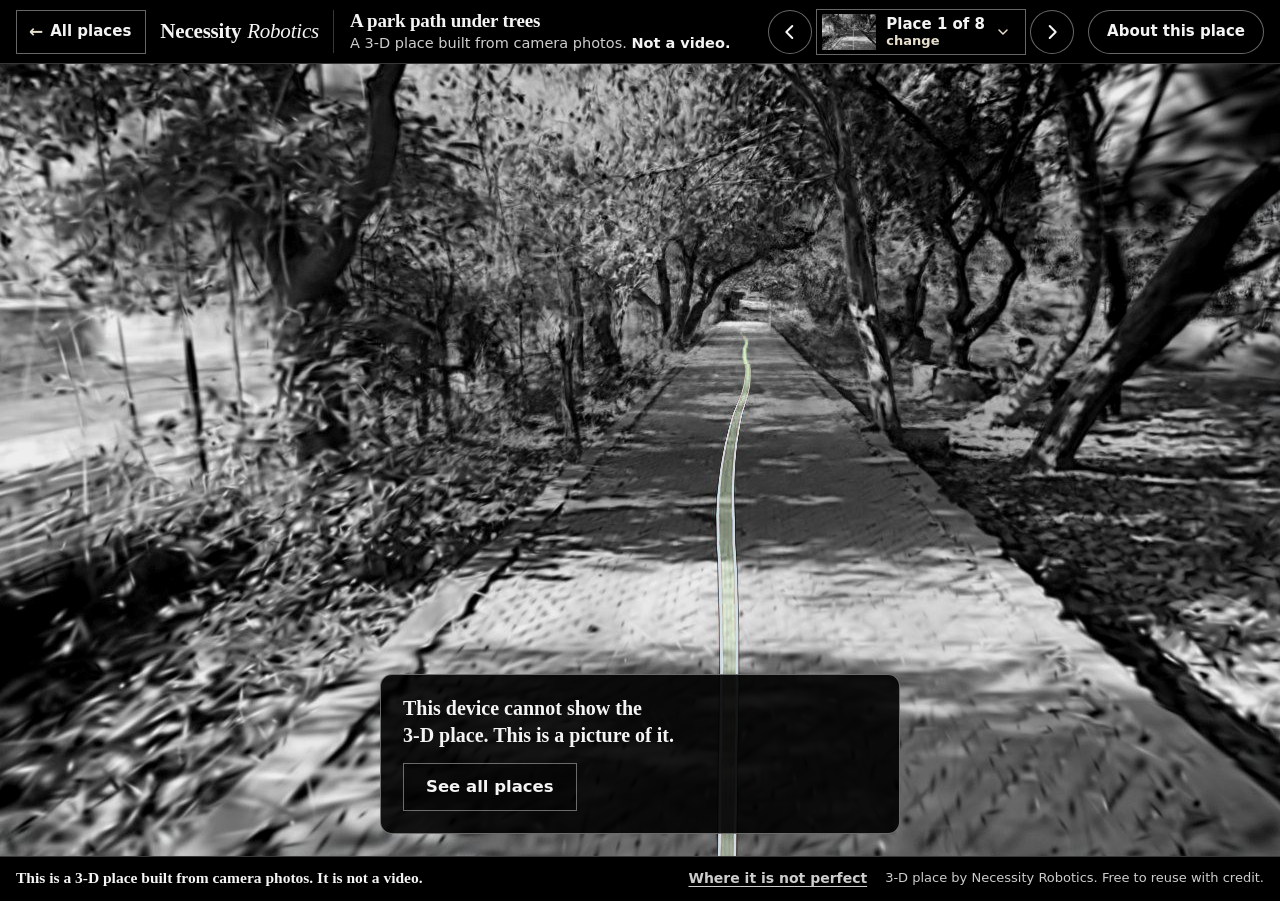
<file: explore.html>
<!doctype html>
<html lang="en-GB">
<head>
<meta charset="utf-8">
<meta name="viewport" content="width=device-width, initial-scale=1, viewport-fit=cover">
<!-- page-to-page cross-fade opt-in, inline so it holds from the first style pass (css/site.css repeats it) -->
<style>@view-transition { navigation: auto; } @media (prefers-reduced-motion: reduce) { @view-transition { navigation: none; } }</style>
<title>Walk into a 3-D place · Necessity Robotics</title>
<meta name="description" content="A real place you can walk through in 3-D, built from camera photos by our robot software. Drag to look around, step along the camera's path. It is not a video.">
<meta name="theme-color" content="#000000">
<link rel="icon" href="data:image/svg+xml,%3Csvg xmlns='http://www.w3.org/2000/svg' viewBox='0 0 32 32'%3E%3Crect width='32' height='32' rx='7' fill='%23000000'/%3E%3Ccircle cx='16' cy='16' r='8' fill='none' stroke='%23e8e0cf' stroke-width='2.6'/%3E%3Ccircle cx='16' cy='16' r='2.4' fill='%23f2f5fa'/%3E%3C/svg%3E">
<!-- the import map comes before every module request. The 3-D modules (three.js, Spark) are fetched only by
     js/place/mount.js, and only on a device that can run them. -->
<script type="importmap">
{"imports":{
  "three":"./vendor/three/three.module.js",
  "three/addons/":"./vendor/three/addons/",
  "@sparkjsdev/spark":"./vendor/spark/spark.module.js"
}}
</script>
<link rel="stylesheet" href="css/site.css">
<link rel="stylesheet" href="css/v4.css">
<link rel="stylesheet" href="js/place/place.css">
<link rel="stylesheet" href="css/explore.css">
<link rel="modulepreload" href="js/v4/common.js">
<link rel="modulepreload" href="js/place/mount.js">
<script>document.documentElement.dataset.acc = 'trio';(function(){try{var d=document.documentElement,q=new URLSearchParams(location.search),n=navigator,c=n.connection||{},s=q.get('still'),k=null;try{k=sessionStorage.getItem('nr-still');}catch(e){}var t=matchMedia('(hover: none), (pointer: coarse)').matches,ios=/iPhone|iPad|iPod/.test(n.userAgent)||(n.platform==='MacIntel'&&n.maxTouchPoints>1);var et=c.effectiveType||'',slow=c.saveData===true||/(^|-)2g$/.test(et)||(t&&(et==='3g'||(c.downlink>0&&c.downlink<1)));var weak=t&&((n.deviceMemory>0&&n.deviceMemory<=3)||(!ios&&n.hardwareConcurrency>0&&n.hardwareConcurrency<=4));if(s==='1'){d.classList.add('nr-still');d.classList.remove('f-drift');}}catch(e){}})();</script>
<link rel="stylesheet" href="css/recolour.css">
<link rel="stylesheet" href="css/v12.css">
<link rel="stylesheet" href="css/accent.css">
</head>
<body class="xp v12" data-state="still">
<a class="skip" href="#pl">Skip to the 3-D place</a>

<!-- THE 3-D VIEW (BUILD_PLAN 3.2). No Play, no Pause, no time bar, no speed: nothing here moves until the visitor moves it.
     Names, numbers and credits come from data/places.json (tools/build_static.py fills the gen: markers; js/place/explore.js
     fills the rest). -->
<header class="xp-top">
  <a class="xp-back" href="maps.html" aria-label="All places"><span class="xp-arr" aria-hidden="true">&larr;</span> All places</a>
  <a class="wordmark xp-wm" href="./" aria-label="Necessity Robotics, home">Necessity <i>Robotics</i></a>
  <div class="xp-title">
    <h1 class="xp-name" id="xp-name"><!-- gen:val:hero.name -->A park path under trees<!-- /gen:val:hero.name --></h1>
    <p class="xp-line">A 3-D place built from camera photos. <b>Not a video.</b></p>
  </div>
  <nav class="xp-switch" aria-label="Places">
    <a class="xp-nav" id="xp-prev" href="maps.html" aria-label="Previous place"><svg viewBox="0 0 24 24" aria-hidden="true"><path d="M14.5 5.5 8 12l6.5 6.5"/></svg></a>
    <button class="xp-pill" id="xp-pill" type="button" aria-expanded="false" aria-controls="xp-places">
      <img class="xp-pill-pic" id="xp-pill-pic" alt="" width="52" height="34" hidden>
      <span class="xp-pill-t"><b id="xp-count">Place</b><i>change</i></span>
      <svg class="xp-pill-v" viewBox="0 0 24 24" aria-hidden="true"><path d="m6 9 6 6 6-6"/></svg>
    </button>
    <a class="xp-nav" id="xp-next" href="maps.html" aria-label="Next place"><svg viewBox="0 0 24 24" aria-hidden="true"><path d="M9.5 5.5 16 12l-6.5 6.5"/></svg></a>
  </nav>
  <button class="xp-about" id="xp-about" type="button" aria-expanded="false" aria-controls="xp-sheet">About this place</button>
  <!-- phones and tablets with a motion sensor (js/place/tilt.js): the phone's turn turns the view -->
  <div class="xp-tilt xp-look" id="xp-tilt" role="group" aria-label="How to look around" hidden><button class="xp-look-b" type="button" data-look="phone" aria-pressed="false" aria-label="Look by moving your phone"><svg viewBox="0 0 24 24" aria-hidden="true"><rect x="7.5" y="3" width="9" height="18" rx="1.2"/><path d="M4 9.2a7 7 0 0 0 0 5.6M20 9.2a7 7 0 0 1 0 5.6"/></svg><span class="xp-look-t">Phone</span></button><button class="xp-look-b" type="button" data-look="touch" aria-pressed="false" aria-label="Look by touch only"><svg viewBox="0 0 24 24" aria-hidden="true"><path d="M9.5 11.5V5a1.5 1.5 0 0 1 3 0v5.5m0-1a1.5 1.5 0 0 1 3 0v1.5m0-.5a1.5 1.5 0 0 1 3 0v4a6.5 6.5 0 0 1-6.5 6.5h-.4a6.5 6.5 0 0 1-5-2.4L4.4 15a1.5 1.5 0 0 1 2.3-1.9l2.8 2.6"/></svg><span class="xp-look-t">Touch</span></button></div>
</header>

<main id="main" class="xp-stage">
  <div class="pl" id="pl" data-mode="full" data-state="still">
    <!-- gen:hero-still -->
    <img class="pl-still" src="img/places/oak_161206.jpg" alt="Picture of the 3-D place: A park path under trees" width="1280" height="800" decoding="async" fetchpriority="high" data-place="oak_161206" data-kf="40" data-at="117.2">
    <!-- /gen:hero-still -->
  </div>
  <script>
    // the right picture before the first paint (the static picture above is the hero place: it is what shows without scripts).
    // An upright screen gets the upright picture <id>_p.jpg: the live view then replaces it without a change of size.
    (function () {
      var q = new URLSearchParams(location.search), m = q.get('map'), im = document.querySelector('#pl .pl-still'), d = document.documentElement;
      if (q.get('bare') === '1') d.classList.add('xp-bare');
      var id = im.dataset.place, other = m && /^[a-z0-9_]{3,40}$/.test(m) && m !== id;
      if (other) {
        id = m; im.alt = 'Picture of the 3-D place'; im.dataset.place = m;
        im.removeAttribute('data-kf'); im.removeAttribute('data-at');
        d.classList.add('xp-other');                    // its name and credit follow from data/places.json
        if (/^rosario_/.test(m)) d.classList.add('xp-ros');
      }
      var upright = window.innerHeight > window.innerWidth;
      if (upright) { im.onerror = function () { im.onerror = null; im.src = 'img/places/' + id + '.jpg'; }; im.removeAttribute('width'); im.removeAttribute('height'); }
      if (other || upright) im.src = 'img/places/' + id + (upright ? '_p' : '') + '.jpg';
    })();
  </script>

  <!-- loading: a small text chip. Never a spinner, never a bar over the picture (R4). -->
  <p class="v4-chip v4-chip--wait xp-status" id="xp-status" hidden>Getting the 3-D place ready</p>

  <!-- a device that cannot run the 3-D place keeps the picture and gets one plain sentence (R5) -->
  <div class="xp-cannot" id="xp-cannot" hidden>
    <p id="xp-cannot-t"></p>
    <p class="xp-cannot-b"><button class="btn btn--ion" id="xp-again" type="button" hidden>Open it again</button><a class="btn" href="maps.html">See all places</a></p>
  </div>

  <!-- the hint: beside the picture, never over its middle, never a button to press first. Shown only while the place is live (R3). -->
  <aside class="xp-hint xp-live" id="xp-hint" aria-label="How to move">
    <p class="xp-hint-h"><span class="xp-wide">You are standing on this path. </span><b>You are in control.</b></p>
    <ul class="xp-hint-rows">
      <li id="xp-h-ride"><span class="xp-ic" aria-hidden="true"><svg viewBox="0 0 64 36"><path class="b" d="m22 20 10-10 10 10M22 31l10-10 10 10"/></svg></span><span><b>Press Ride</b> to glide along the path<span class="xp-narrow">.</span></span></li>
      <li id="xp-h-look"><span class="xp-ic" aria-hidden="true"><svg viewBox="0 0 64 36"><path class="b" d="M17 18H4m0 0 5.5-5.5M4 18l5.5 5.5M47 18h13m0 0-5.5-5.5M60 18l-5.5 5.5"/><path d="M30 17V8a2.2 2.2 0 0 1 4.4 0v8l5.6 1.2a2.6 2.6 0 0 1 2 3l-.8 6a3.4 3.4 0 0 1-3.4 2.9h-5.3a3.4 3.4 0 0 1-2.6-1.2l-5.3-5.3a1.8 1.8 0 0 1 2.6-2.5l2.8 2.5"/></svg></span><span><b><span class="when-touch">Swipe</span><span class="when-fine">Drag</span></b> to look<span class="xp-wide"> around</span><span class="xp-narrow">. </span></span></li>
      <li id="xp-h-step"><span class="xp-ic" aria-hidden="true"><svg viewBox="0 0 64 36"><path d="M32 3v30" stroke-opacity=".45"/><circle cx="32" cy="29" r="2.6" fill="currentColor" stroke="none"/><path d="m24 17 8-7 8 7"/><path d="m26 24 6-5 6 5" stroke-opacity=".5"/></svg></span><span><b><span class="when-touch">Tap</span><span class="when-fine">Click</span> a light on the path</b> to step<span class="xp-wide"> there</span><span class="xp-narrow">.</span></span></li>
      <li class="xp-fine" id="xp-h-keys"><span class="xp-ic" aria-hidden="true"><svg viewBox="0 0 64 36"><rect x="24" y="2" width="16" height="14" rx="3"/><rect x="6" y="19" width="16" height="14" rx="3"/><rect x="24" y="19" width="16" height="14" rx="3"/><rect x="42" y="19" width="16" height="14" rx="3"/><path class="b" d="m29 11 3-3 3 3M29 24l3 3 3-3M16 23l-3 3 3 3M48 23l3 3-3 3"/></svg></span><span>or use the <b>arrow keys</b></span></li>
    </ul>
    <button class="xp-hint-x" id="xp-hint-x" type="button" aria-label="Hide these tips"><svg viewBox="0 0 24 24" aria-hidden="true"><path d="M6 6l12 12M18 6 6 18"/></svg></button>
  </aside>
  <button class="xp-help xp-live" id="xp-help" type="button" hidden>How to move</button>

  <!-- one plain line after the visitor's first look and first step (also read to screen readers) -->
  <p class="xp-said" id="xp-said" role="status" aria-live="polite"></p>

  <!-- "You are here": the camera's path from above, the dot, the view fan. A tap on the line jumps there. -->
  <section class="xp-you xp-live" id="xp-you" aria-label="You are here">
    <p class="xp-you-h"><span class="xp-dot" aria-hidden="true"></span><b>You are here</b><span class="xp-prog" id="xp-prog"></span></p>
    <div class="xp-map" id="xp-map"></div>
    <p class="xp-map-note"><span class="when-touch">Tap the path</span><span class="when-fine">Click the path</span><i class="xp-note-more"> to jump there</i></p>
    <button class="xp-above" id="xp-above" type="button"><svg viewBox="0 0 24 24" aria-hidden="true"><path d="M12 19V5m0 0-6 6m6-6 6 6"/></svg><span>See the whole path from above</span></button>
  </section>

  <!-- the real camera photo of this spot: flat, it cannot turn. Phone: a small picture; a tap opens the card. -->
  <figure class="xp-photo xp-live" id="xp-photo">
    <button class="xp-print" id="xp-photo-btn" type="button" aria-expanded="false" aria-controls="xp-photo-cap"><img id="xp-photo-img" alt="" width="320" height="200" decoding="async"></button>
    <span class="xp-photo-s" id="xp-photo-s" aria-hidden="true">Photo from here</span>
    <figcaption id="xp-photo-cap"><b id="xp-photo-h">The camera&rsquo;s photo from here.</b> <span id="xp-photo-t">A photo is flat. This place turns.</span></figcaption>
  </figure>

  <!-- move: ONE dock. The big button starts and stops the ride along the camera's path (a tap, no holding).
       The two step keys use the sign of the circles on the ground: a chevron. -->
  <div class="xp-dock xp-live" id="xp-move" role="group" aria-label="Move through the place">
    <button class="xp-auto" id="xp-ride" type="button" aria-pressed="false" aria-label="Ride along the path">
      <span class="xp-auto-ic" aria-hidden="true"><svg class="xp-ic-go" viewBox="0 0 24 24"><path d="m6 12 6-6 6 6M6 19l6-6 6 6"/></svg><svg class="xp-ic-stop" viewBox="0 0 24 24"><path d="M8 13V6.5a1.5 1.5 0 0 1 3 0V12m0-6.5V5a1.5 1.5 0 0 1 3 0v7m0-5.5a1.5 1.5 0 0 1 3 0V14a6 6 0 0 1-6 6h-.5a6 6 0 0 1-4.6-2.2L4.3 15a1.5 1.5 0 0 1 2.3-1.9L8 15"/></svg></span>
      <span class="xp-auto-t" aria-hidden="true"><b id="xp-ride-b">Ride along the path</b><i id="xp-ride-i"><span class="when-touch">Tap</span><span class="when-fine">Click</span> to start. <span class="when-touch">Tap</span><span class="when-fine">Click</span> again to stop.</i></span>
    </button>
    <div class="xp-steps">
      <button class="xp-key xp-key--fwd" type="button" data-act="fwd" aria-label="One step forward along the path"><svg viewBox="0 0 24 24" aria-hidden="true"><path d="m6 15 6-6 6 6"/></svg><span>Step</span></button>
      <button class="xp-key" type="button" data-act="back" aria-label="One step back along the path"><svg viewBox="0 0 24 24" aria-hidden="true"><path d="m6 9 6 6 6-6"/></svg><span>Back</span></button>
    </div>
    <div class="xp-speed" id="xp-speed" role="group" aria-label="Speed of the ride">
      <span class="xp-speed-l">Speed:</span>
      <button type="button" data-k="0.5" aria-pressed="false">Slow</button>
      <button type="button" data-k="1" aria-pressed="true">Normal</button>
      <button type="button" data-k="2.5" aria-pressed="false">Fast</button>
    </div>
    <button class="xp-keep" id="xp-keep" type="button" hidden></button>
  </div>

  <!-- off the path, or above it: one button back -->
  <button class="xp-center xp-live" id="xp-backpath" type="button" hidden>Back to the camera&rsquo;s path</button>
  <div class="xp-aboveui xp-live" id="xp-aboveui" hidden>
    <p class="xp-above-t">The whole path the camera took. <span class="when-touch">Tap</span><span class="when-fine">Click</span> the line to go down there.</p>
    <button class="btn btn--ion xp-ground" id="xp-ground" type="button">Back to the ground</button>
  </div>
</main>

<footer class="xp-foot">
  <p class="xp-honest">This is a 3-D place built from camera photos. It is not a video.</p>
  <p class="xp-foot-r">
    <button class="xp-link" id="xp-limits-btn" type="button" aria-controls="xp-sheet">Where it is not perfect</button>
    <button class="xp-link xp-link--about" id="xp-about2" type="button" aria-controls="xp-sheet">About this place</button>
    <button class="xp-link xp-link--ar" id="xp-ar" type="button" hidden>See it on your table (AR)</button>
    <span class="v4-credit xp-credit" id="xp-credit"><span class="xp-credit-own"><!-- gen:val:places.own_credit -->3-D place by Necessity Robotics. Free to reuse with credit.<!-- /gen:val:places.own_credit --></span><span class="xp-credit-ros"><!-- gen:val:places.rosario_credit -->Source images: The Rosario Dataset, CIFASIS-CONICET, CC BY 4.0.<!-- /gen:val:places.rosario_credit --></span></span>
  </p>
</footer>

<!-- change place: 8 pictures with plain names; one tap -->
<section class="xp-places" id="xp-places" aria-labelledby="xp-places-h" hidden>
  <div class="xp-places-head">
    <h2 id="xp-places-h" tabindex="-1">Change place</h2>
    <button class="xp-x" id="xp-places-x" type="button">Close</button>
  </div>
  <!-- gen:placerow -->
  <ul class="v4-placerow">
    <li><a class="v4-placerow-item" href="explore.html?map=oak_161206" data-place="oak_161206" aria-label="A park path under trees. Walk in."><img src="img/places/oak_161206.jpg" alt="" width="1280" height="800" loading="lazy" decoding="async"><span>Park path</span></a></li>
    <li><a class="v4-placerow-item" href="explore.html?map=oak_161834" data-place="oak_161834" aria-label="A street in India. Walk in."><img src="img/places/oak_161834.jpg" alt="" width="1280" height="800" loading="lazy" decoding="async"><span>Street</span></a></li>
    <li><a class="v4-placerow-item" href="explore.html?map=oak_164424" data-place="oak_164424" aria-label="A lane under trees. Walk in."><img src="img/places/oak_164424.jpg" alt="" width="1280" height="800" loading="lazy" decoding="async"><span>Lane</span></a></li>
    <li><a class="v4-placerow-item" href="explore.html?map=oak_164002" data-place="oak_164002" aria-label="A long straight road. Walk in."><img src="img/places/oak_164002.jpg" alt="" width="1280" height="800" loading="lazy" decoding="async"><span>Straight road</span></a></li>
    <li><a class="v4-placerow-item" href="explore.html?map=oak_160543" data-place="oak_160543" aria-label="A shaded park walk. Walk in."><img src="img/places/oak_160543.jpg" alt="" width="1280" height="800" loading="lazy" decoding="async"><span>Park walk</span></a></li>
    <li><a class="v4-placerow-item" href="explore.html?map=rosario_01" data-place="rosario_01" aria-label="A soybean field in Argentina. Walk in."><img src="img/places/rosario_01.jpg" alt="" width="1280" height="800" loading="lazy" decoding="async"><span>Soybean field</span></a></li>
    <li><a class="v4-placerow-item" href="explore.html?map=rosario_03" data-place="rosario_03" aria-label="Soybean rows beside a dry field. Walk in."><img src="img/places/rosario_03.jpg" alt="" width="1280" height="800" loading="lazy" decoding="async"><span>Soybean rows</span></a></li>
    <li><a class="v4-placerow-item" href="explore.html?map=rosario_04" data-place="rosario_04" aria-label="Long green soybean rows. Walk in."><img src="img/places/rosario_04.jpg" alt="" width="1280" height="800" loading="lazy" decoding="async"><span>Green rows</span></a></li>
  </ul>
  <p class="v4-credit v4-placerow-credit">Soybean field, Soybean rows and Green rows. Source images: The Rosario Dataset, CIFASIS-CONICET, CC BY 4.0.</p>
  <!-- /gen:placerow -->
</section>

<!-- About this place / For engineers. Plain words first; every technical fact of the old viewer panel stays, closed. -->
<section class="xp-sheet" id="xp-sheet" aria-labelledby="xp-sheet-h" hidden>
  <div class="xp-sheet-head">
    <h2 id="xp-sheet-h" tabindex="-1">About this place</h2>
    <button class="xp-x" id="xp-sheet-x" type="button">Close</button>
  </div>
  <div class="xp-sheet-body" id="xp-sheet-body">
    <p class="xp-s-kind" id="xp-s-kind"></p>
    <h3 id="xp-limits">Where it is not perfect</h3>
    <p id="xp-s-limits"></p>
    <p class="xp-s-quiet" id="xp-s-intro"></p>
    <h3 id="xp-s-bw-h" hidden>Why black and white?</h3>
    <p id="xp-s-bw" hidden>Black and white, because this camera&rsquo;s two eyes see no colour.</p>
    <h3>Where does its shape come from?</h3>
    <p>From our depth model, nrs-large. It looked at the photo pair of each keyframe and worked out how far away each point is. The map builder starts from these points, then fits the place to the photos. <a class="v4-quiet" href="depth.html">Compare the old depth and the new depth</a></p>
    <h3>Why does it look soft?</h3>
    <p>A computer built it from the photos. No person touched it up.</p>
    <p class="v4-credit xp-s-credit" id="xp-s-credit"></p>
    <p><a class="v4-quiet" href="maps.html#limits">All places, and where each is not perfect</a></p>
    <details class="xp-eng" id="xp-eng" data-engineers>
      <summary>For engineers</summary>
      <div class="xp-eng-body" id="xp-eng-body"></div>
    </details>
  </div>
</section>

<noscript><p class="xp-noscript">The 3-D place needs scripts. This is a picture of it. <a href="maps.html">See all places</a></p></noscript>
<script type="module" src="js/v4/common.js"></script>
<script type="module" src="js/place/explore.js"></script>
</body>
</html>
</file>
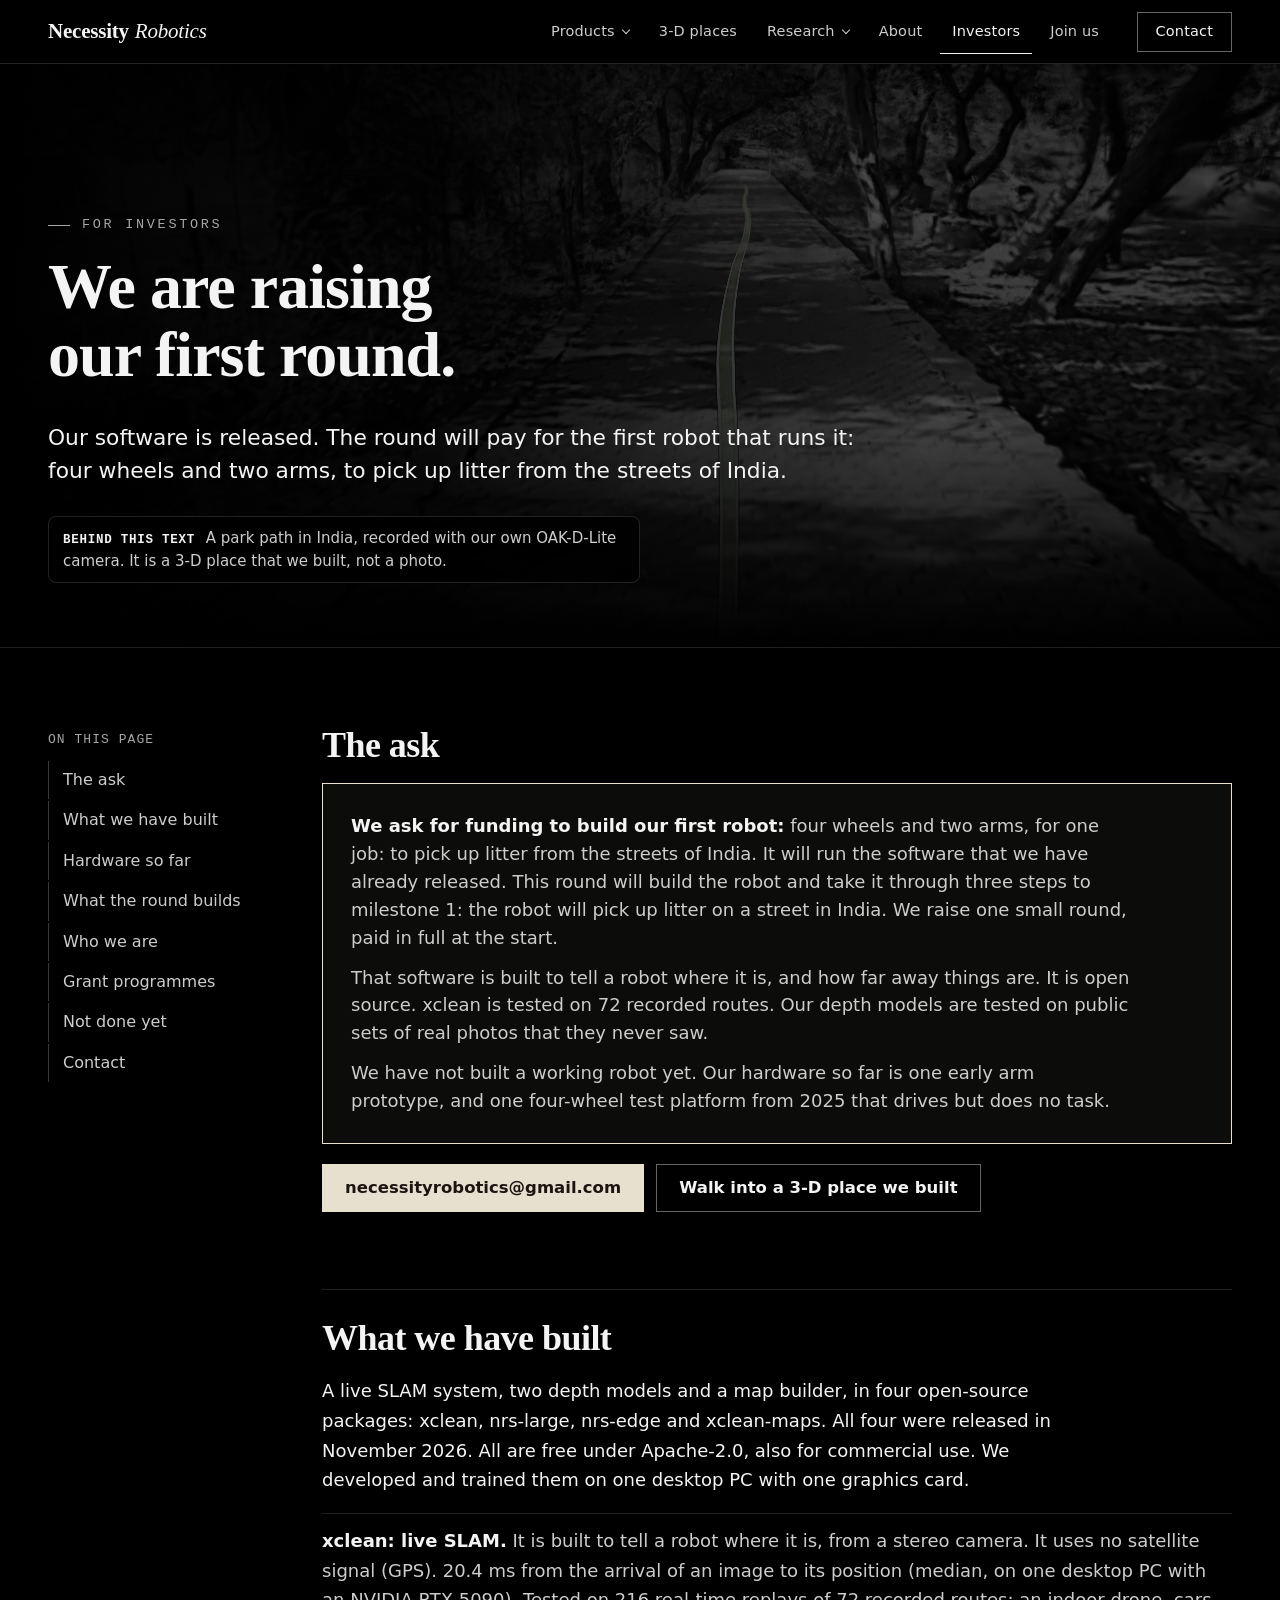
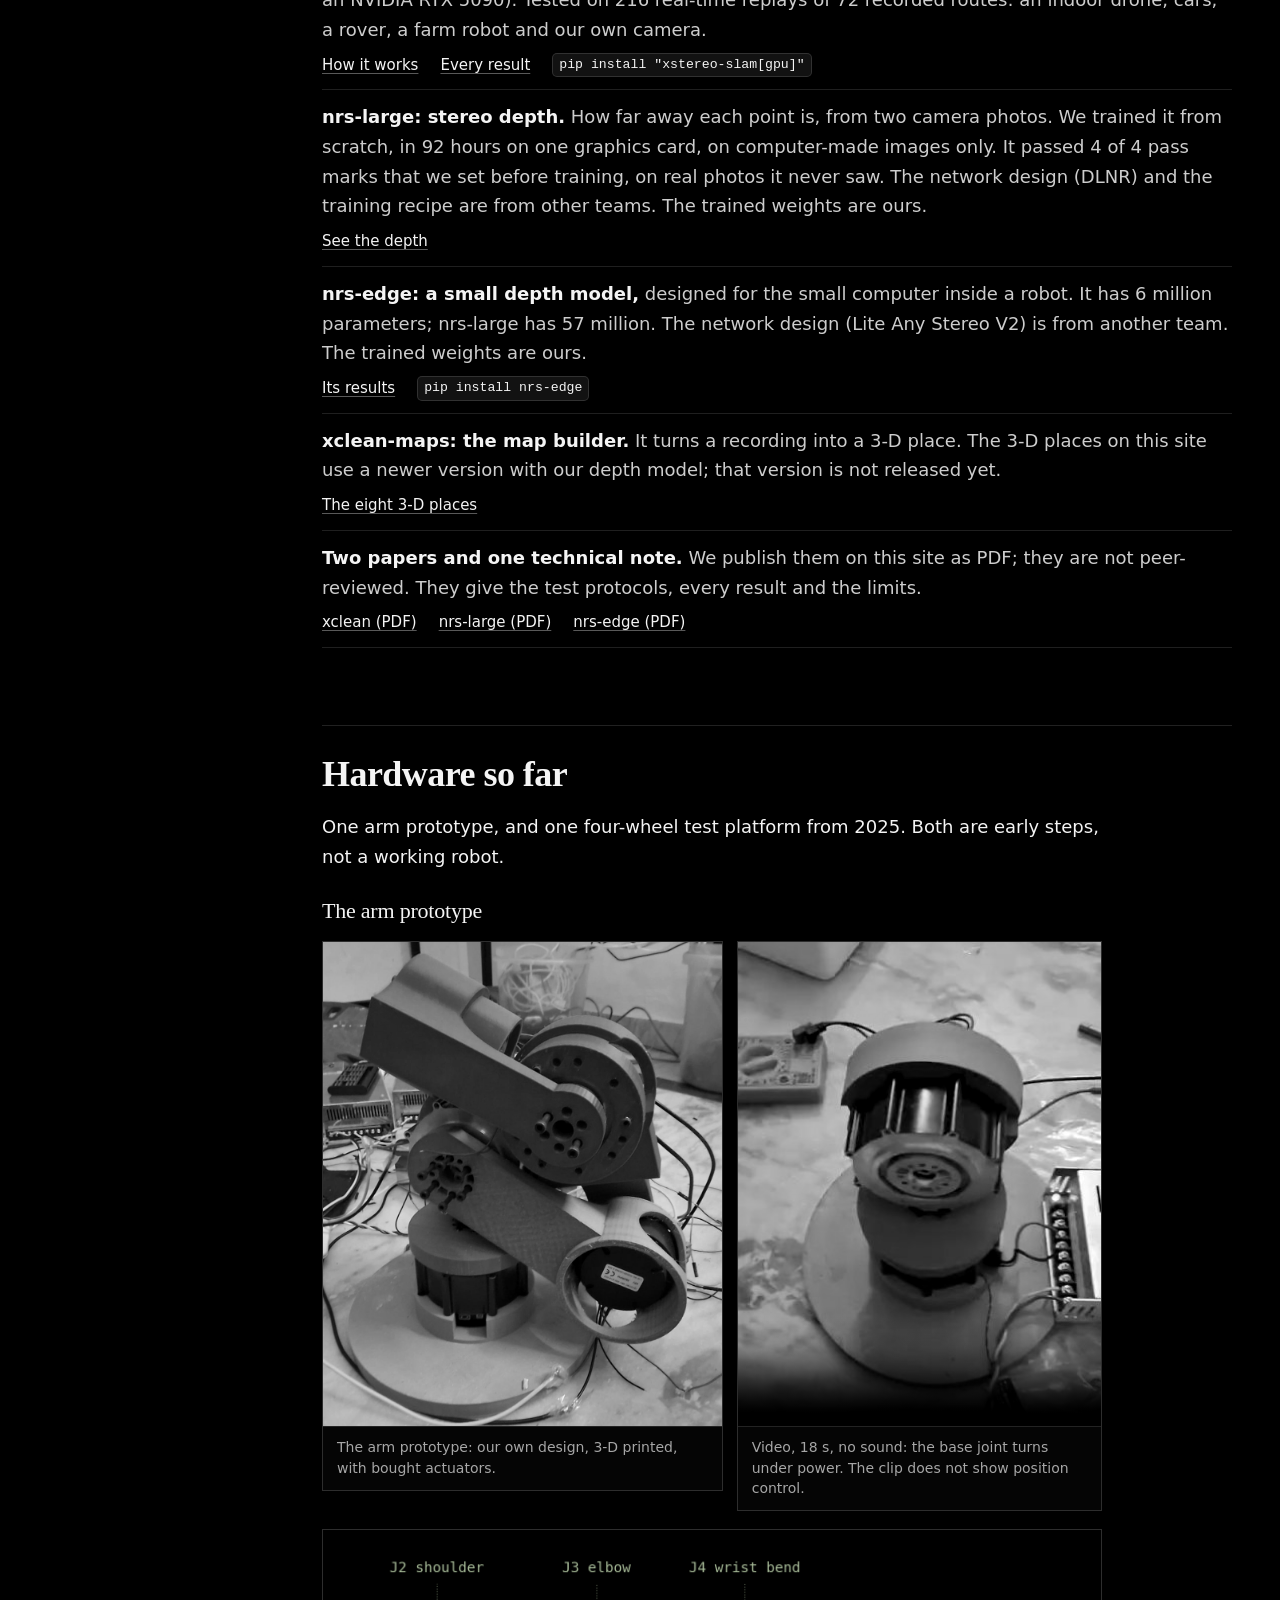
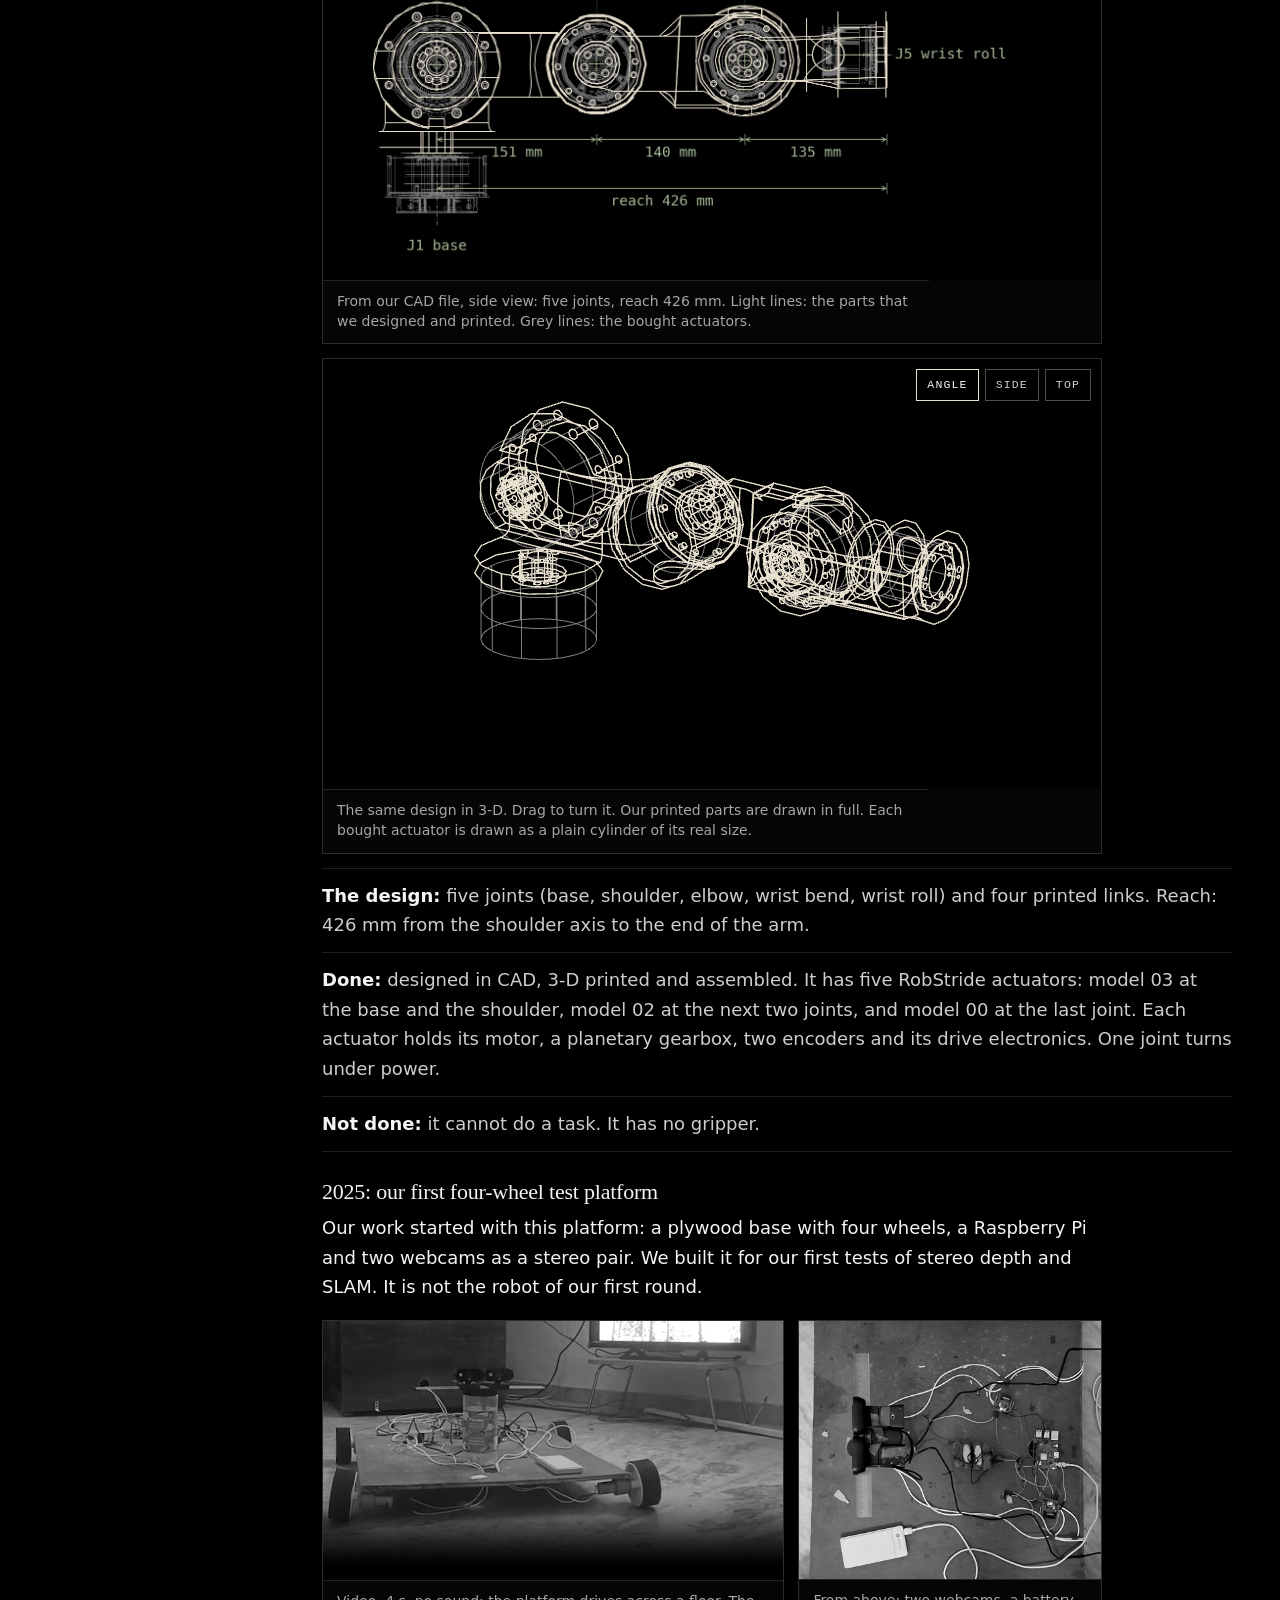
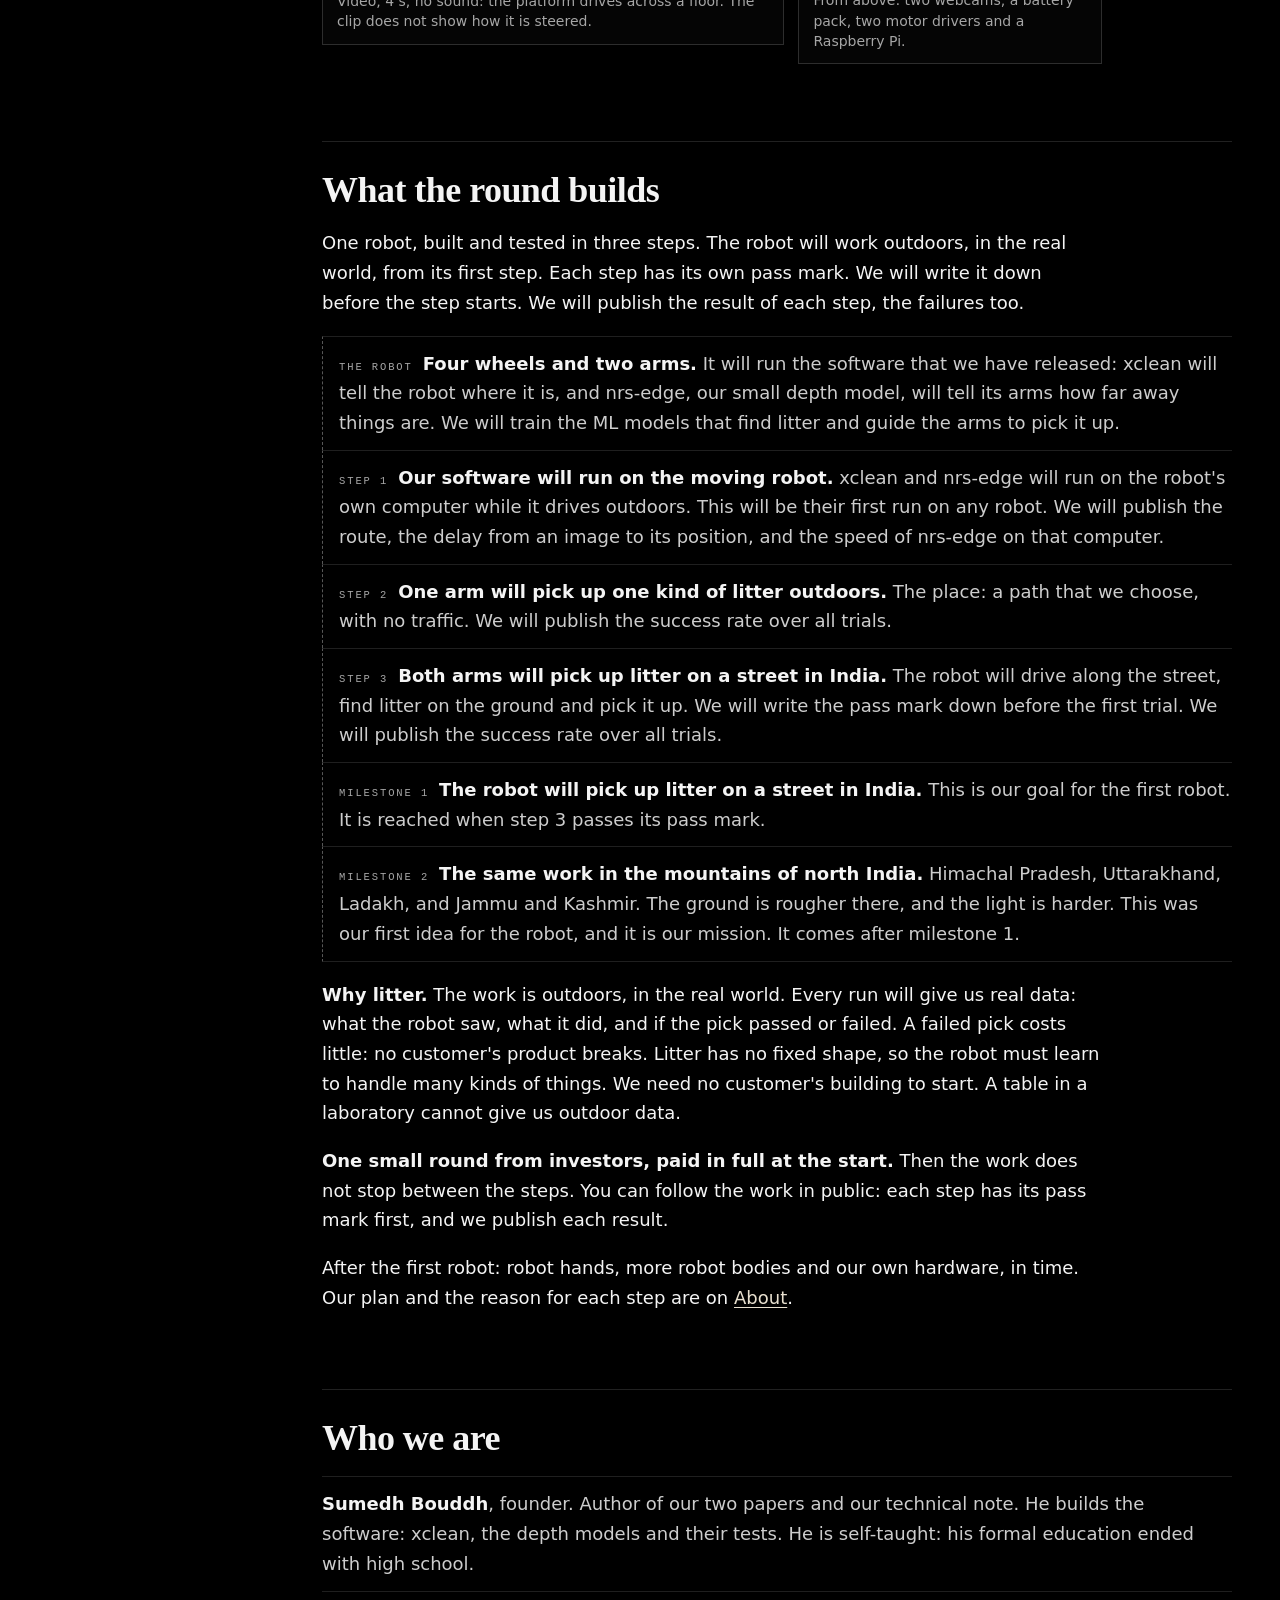
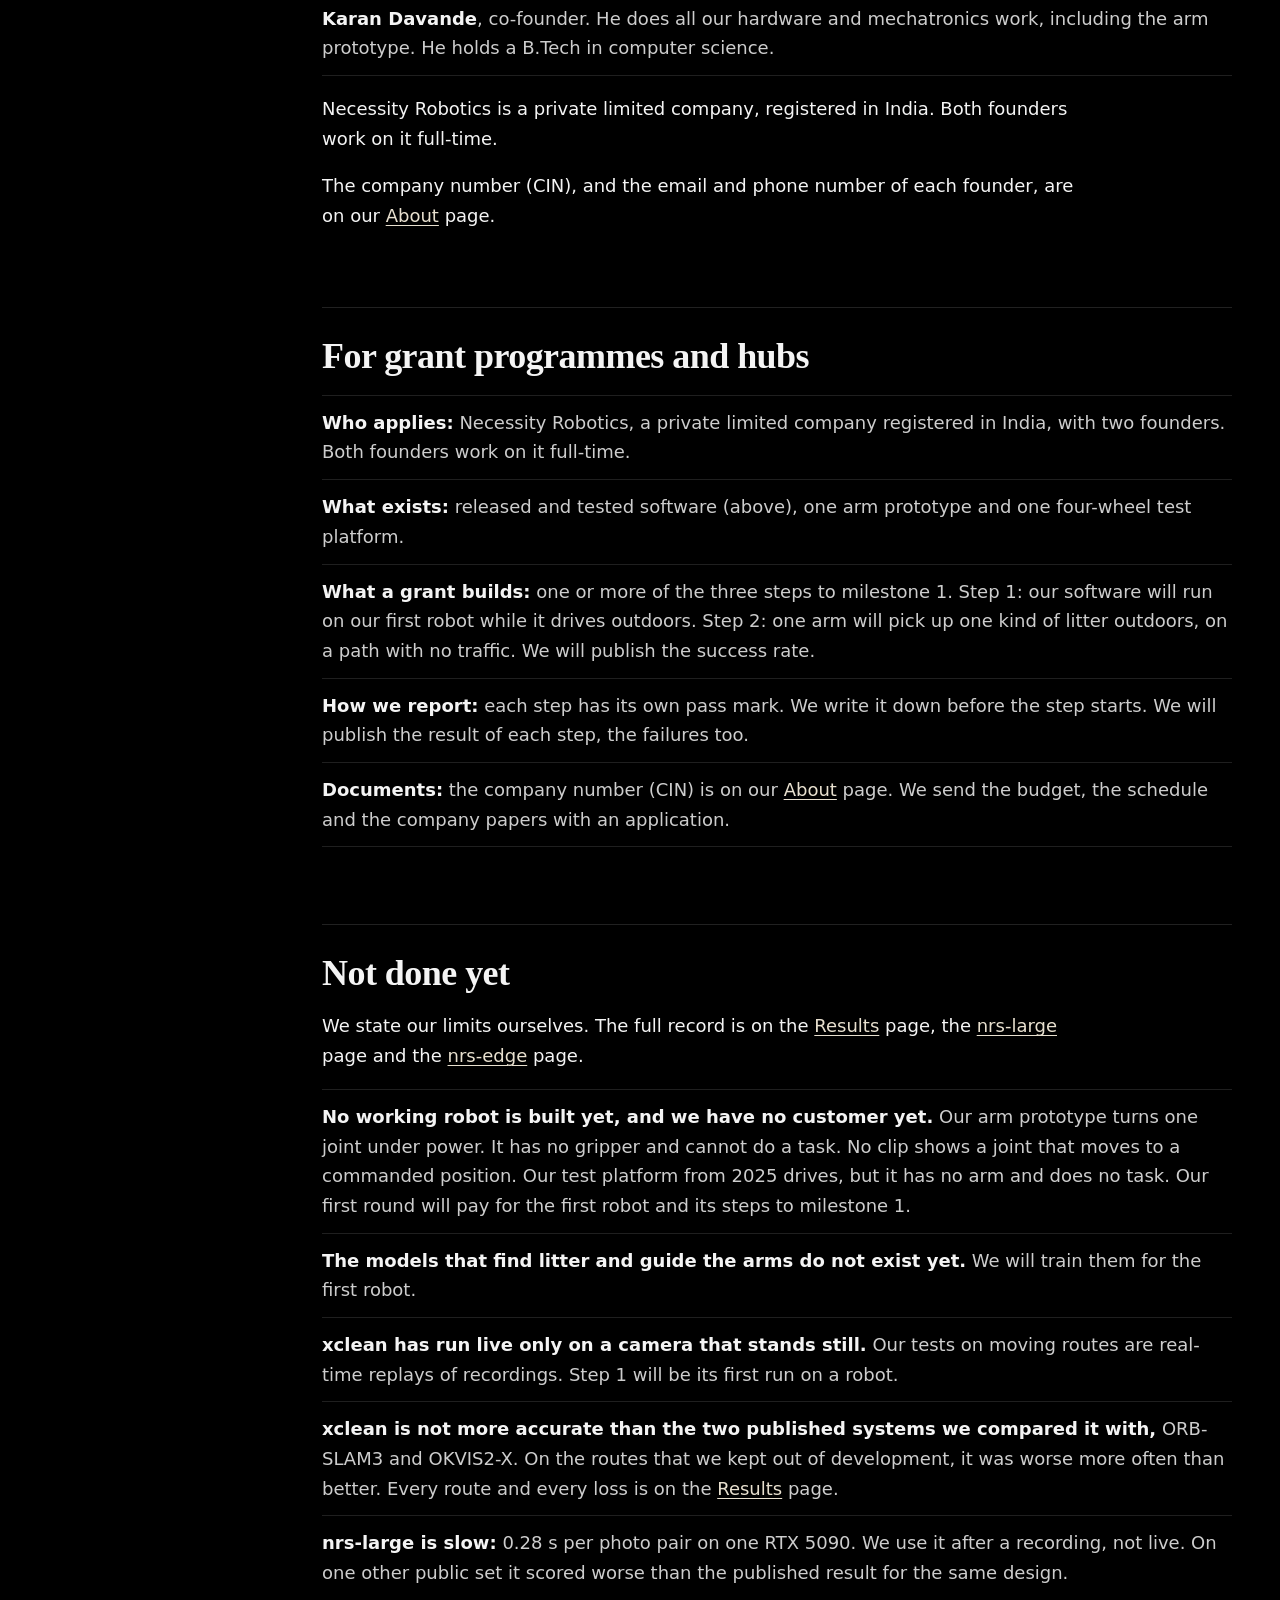
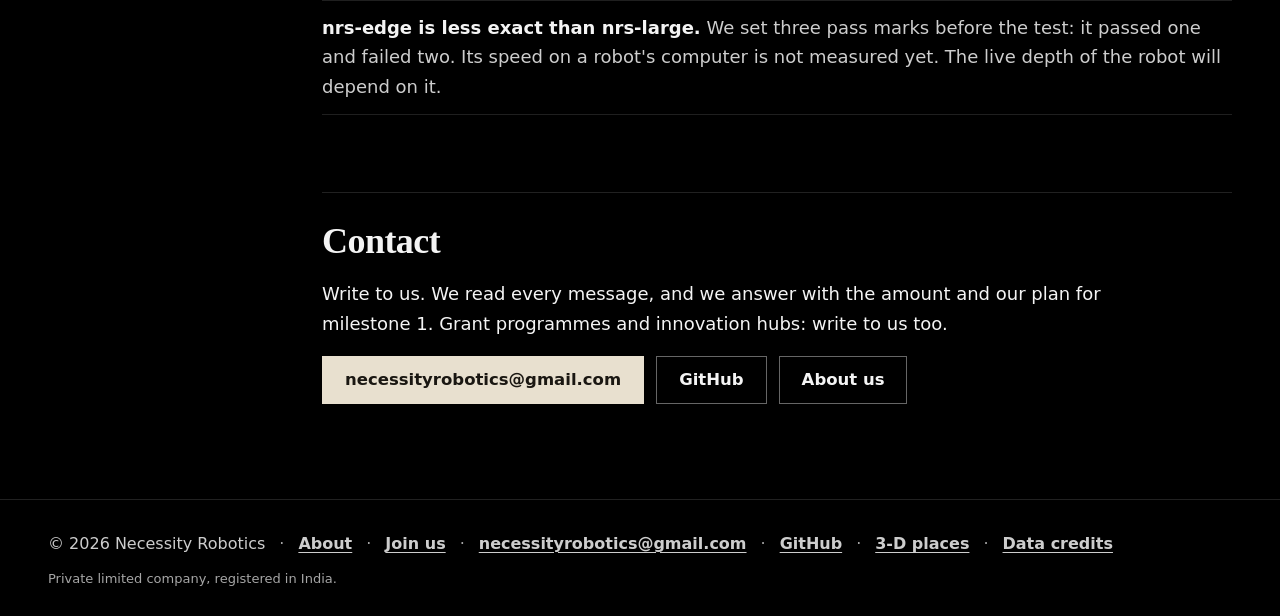
<file: investors.html>
<!doctype html>
<html lang="en">
<head>
  <meta charset="utf-8">
  <meta name="viewport" content="width=device-width, initial-scale=1, viewport-fit=cover">
  <style>@view-transition { navigation: auto; } @media (prefers-reduced-motion: reduce) { @view-transition { navigation: none; } }</style>
  <title>For investors · Necessity Robotics</title>
  <meta name="description" content="Necessity Robotics is raising its first round to build its first robot. Today: open-source software that tells a robot where it is, and how far away things are.">
  <link rel="canonical" href="https://necessityrobotics.github.io/investors.html">
  <meta property="og:type" content="website">
  <meta property="og:site_name" content="Necessity Robotics">
  <meta property="og:title" content="For investors · Necessity Robotics">
  <meta property="og:description" content="Necessity Robotics is raising its first round to build its first robot. Today: open-source software that tells a robot where it is, and how far away things are.">
  <meta property="og:url" content="https://necessityrobotics.github.io/investors.html">
  <meta property="og:image" content="https://necessityrobotics.github.io/img/share.jpg">
  <meta property="og:image:type" content="image/jpeg">
  <meta property="og:image:width" content="1200">
  <meta property="og:image:height" content="630">
  <meta property="og:image:alt" content="A street in India as a 3-D place, built from camera photos by our software. Not a video.">
  <meta name="twitter:card" content="summary_large_image">
  <meta name="theme-color" content="#000000">
  <link rel="icon" href="data:image/svg+xml,%3Csvg xmlns='http://www.w3.org/2000/svg' viewBox='0 0 32 32'%3E%3Crect width='32' height='32' rx='7' fill='%23000000'/%3E%3Ccircle cx='16' cy='16' r='8' fill='none' stroke='%23e8e0cf' stroke-width='2.6'/%3E%3Ccircle cx='16' cy='16' r='2.4' fill='%23f2f5fa'/%3E%3C/svg%3E">
  <link rel="stylesheet" href="css/site.css">
  <link rel="stylesheet" href="css/pages.css">
  <link rel="stylesheet" href="css/v4.css">
  <link rel="stylesheet" href="css/pages4.css">
  <link rel="stylesheet" href="css/x.css">
  <script type="importmap">{"imports":{"three":"./vendor/three/three.module.js","three/addons/":"./vendor/three/addons/"}}</script>
  <script type="module" src="js/v4/common.js"></script>
  <script type="module" src="js/x.js"></script>
  <script type="module" src="js/site.js"></script>
<script>document.documentElement.dataset.acc = 'trio';(function(){try{var d=document.documentElement,q=new URLSearchParams(location.search),n=navigator,c=n.connection||{},s=q.get('still'),k=null;try{k=sessionStorage.getItem('nr-still');}catch(e){}var t=matchMedia('(hover: none), (pointer: coarse)').matches,ios=/iPhone|iPad|iPod/.test(n.userAgent)||(n.platform==='MacIntel'&&n.maxTouchPoints>1);var et=c.effectiveType||'',slow=c.saveData===true||/(^|-)2g$/.test(et)||(t&&(et==='3g'||(c.downlink>0&&c.downlink<1)));var weak=t&&((n.deviceMemory>0&&n.deviceMemory<=3)||(!ios&&n.hardwareConcurrency>0&&n.hardwareConcurrency<=4));if(s==='1'){d.classList.add('nr-still');d.classList.remove('f-drift');}}catch(e){}})();</script>
<link rel="stylesheet" href="css/recolour.css">
<link rel="stylesheet" href="css/v12.css">
<link rel="stylesheet" href="css/accent.css">
<link rel="stylesheet" href="css/fund.css">
</head>
<body class="ab v12">
<a class="skip" href="#main">Skip to content</a>
<!-- gen:header -->
<header class="v4-head nr-head">
  <div class="wrap v4-head-in">
    <a class="wordmark v4-wordmark" href="./" aria-label="Necessity Robotics, home">Necessity <i>Robotics</i></a>
    <nav class="v4-nav nr-nav" id="v4-nav" aria-label="Main">
      <div class="nr-dd" data-dd="products">
        <button class="nr-dd-btn" type="button" aria-expanded="false" aria-controls="nr-dd-products">Products<span class="nr-chev" aria-hidden="true"></span></button>
        <div class="nr-dd-panel nr-dd-panel--2 fd-dd3" id="nr-dd-products">
          <p class="nr-dd-h">Products</p>
          <a class="nr-dd-item nr-dd-item--path" href="xclean.html"><span class="nr-dd-k">Live SLAM</span><span class="nr-dd-n">xclean</span><span class="nr-dd-t">Tells a robot where it is, from a stereo camera.</span><span class="nr-dd-s">Open source &middot; Apache-2.0</span></a>
          <a class="nr-dd-item nr-dd-item--ml" href="depth.html"><span class="nr-dd-k">Depth model &middot; large</span><span class="nr-dd-n">nrs-large</span><span class="nr-dd-t">How far away each point is, from two camera photos. Our larger, more exact model.</span><span class="nr-dd-s">57 million parameters &middot; Free download</span></a>
          <a class="nr-dd-item nr-dd-item--ml" href="nrs-edge.html"><span class="nr-dd-k">Depth model &middot; small</span><span class="nr-dd-n">nrs-edge</span><span class="nr-dd-t">How far away each point is, in a small model for the computer inside a robot.</span><span class="nr-dd-s">6 million parameters &middot; Free download</span></a>
        </div>
      </div>
      <a class="nr-a" href="maps.html">3-D places</a>
      <div class="nr-dd" data-dd="research">
        <button class="nr-dd-btn" type="button" aria-expanded="false" aria-controls="nr-dd-research">Research<span class="nr-chev" aria-hidden="true"></span></button>
        <div class="nr-dd-panel" id="nr-dd-research">
          <p class="nr-dd-h">Research</p>
          <a class="nr-dd-item" href="results.html"><span class="nr-dd-n">Results</span><span class="nr-dd-t">Every route and every loss, in one table.</span></a>
          <a class="nr-dd-item" href="paper.html"><span class="nr-dd-n">Paper</span><span class="nr-dd-t">The method and the test protocol.</span></a>
        </div>
      </div>
      <a class="nr-a" href="about.html">About</a>
      <a class="nr-a" href="investors.html" aria-current="page">Investors</a>
      <a class="nr-a" href="about.html#join">Join us</a>
      <a class="nr-a nr-a--contact" href="about.html#contact">Contact</a>
    </nav>
    <a class="nr-cta" href="about.html#contact">Contact</a>
    <button class="v4-menu-btn" type="button" aria-expanded="false" aria-controls="v4-nav"><span class="v4-menu-ico" aria-hidden="true"></span><span class="v4-menu-txt">Menu</span></button>
  </div>
</header>
<!-- /gen:header -->

<main id="main" tabindex="-1">
  <header class="phead phead--poster ab-head" data-head-over>
    <div class="phead-bg" aria-hidden="true"><img src="img/maps/oak_161206.webp" alt="" width="1280" height="800" decoding="async" fetchpriority="high"></div>
    <div class="wrap">
      <p class="eyebrow">For investors</p>
      <h1>We are raising our first round.</h1>
      <p class="lead">Our software is released. The round will pay for the first robot that runs it: four wheels and two arms, to pick up litter from the streets of India.</p>
      <p class="phead-cap"><b>Behind this text</b> A park path in India, recorded with our own OAK-D-Lite camera. It is a 3-D place that we built, not a photo.</p>
    </div>
  </header>

  <section class="section section--tight">
    <div class="wrap doc ab-doc">
      <aside class="toc" aria-label="On this page">
        <span class="label">On this page</span>
        <a href="#ask">The ask</a><a href="#built">What we have built</a><a href="#hardware">Hardware so far</a><a href="#round">What the round builds</a><a href="#team">Who we are</a><a href="#programmes">Grant programmes</a><a href="#limits">Not done yet</a><a href="#contact">Contact</a>
      </aside>
      <div class="prose">
        <h2 id="ask">The ask</h2>
        <div class="fd-ask">
          <p><b>We ask for funding to build our first robot:</b> four wheels and two arms, for one job: to pick up litter from the streets of India. It will run the software that we have already released. This round will build the robot and take it through three steps to milestone 1: the robot will pick up litter on a street in India. We raise one small round, paid in full at the start.</p>
          <p>That software is built to tell a robot where it is, and how far away things are. It is open source. xclean is tested on <!-- gen:val:board.routes -->72<!-- /gen:val:board.routes --> recorded routes. Our depth models are tested on public sets of real photos that they never saw.</p>
          <p>We have not built a working robot yet. Our hardware so far is one early arm prototype, and one four-wheel test platform from 2025 that drives but does no task.</p>
        </div>
        
        <p class="ab-mail"><a class="btn btn--ion" href="mailto:necessityrobotics@gmail.com">necessityrobotics@gmail.com</a> <a class="btn" href="explore.html">Walk into a 3-D place we built</a></p>

        <h2 id="built">What we have built</h2>
        <p>A live SLAM system, two depth models and a map builder, in four open-source packages: xclean, nrs-large, nrs-edge and xclean-maps. All four were released in November 2026. All are free under Apache-2.0, also for commercial use. We developed and trained them on one desktop PC with one graphics card.</p>
        <ul class="ab-list">
          <li><b>xclean: live SLAM.</b> It is built to tell a robot where it is, from a stereo camera. It uses no satellite signal (GPS). <!-- gen:val:board.speed_ms -->20.4<!-- /gen:val:board.speed_ms --> ms from the arrival of an image to its position (median, on one desktop PC with an NVIDIA RTX 5090). Tested on <!-- gen:val:board.runs -->216<!-- /gen:val:board.runs --> real-time replays of <!-- gen:val:board.routes -->72<!-- /gen:val:board.routes --> recorded routes: an indoor drone, cars, a rover, a farm robot and our own camera.
            <span class="fd-links"><a href="xclean.html">How it works</a><a href="results.html">Every result</a><code>pip install "xstereo-slam[gpu]"</code></span></li>
          <li><b>nrs-large: stereo depth.</b> How far away each point is, from two camera photos. We trained it from scratch, in <!-- gen:val:model.gpu_hours -->92<!-- /gen:val:model.gpu_hours --> hours on one graphics card, on computer-made images only. It passed <!-- gen:val:model.gate -->4 of 4<!-- /gen:val:model.gate --> pass marks that we set before training, on real photos it never saw. The network design (DLNR) and the training recipe are from other teams. The trained weights are ours.
            <span class="fd-links"><a href="depth.html">See the depth</a></span></li>
          <li><b>nrs-edge: a small depth model,</b> designed for the small computer inside a robot. It has 6 million parameters; nrs-large has 57 million. The network design (Lite Any Stereo V2) is from another team. The trained weights are ours.
            <span class="fd-links"><a href="nrs-edge.html#numbers">Its results</a><code>pip install nrs-edge</code></span></li>
          <li><b>xclean-maps: the map builder.</b> It turns a recording into a 3-D place. The 3-D places on this site use a newer version with our depth model; that version is not released yet.
            <span class="fd-links"><a href="maps.html">The eight 3-D places</a></span></li>
          <li><b>Two papers and one technical note.</b> We publish them on this site as PDF; they are not peer-reviewed. They give the test protocols, every result and the limits.
            <span class="fd-links"><a href="papers/xclean_paper.pdf">xclean (PDF)</a><a href="papers/nrs_large_paper.pdf">nrs-large (PDF)</a><a href="papers/nrs_edge_note.pdf">nrs-edge (PDF)</a></span></li>
        </ul>

        <h2 id="hardware">Hardware so far</h2>
        <p>One arm prototype, and one four-wheel test platform from 2025. Both are early steps, not a working robot.</p>
        <h3 class="fd-h3" id="arm">The arm prototype</h3>
        <div class="fd-hw">
          <figure class="fd-hw-fig">
            <img src="img/hw/arm_proto.jpg" alt="A 3-D printed robot arm on a round base plate, with actuators at its joints and loose wires" width="1000" height="1215" loading="lazy" decoding="async">
            <figcaption>The arm prototype: our own design, 3-D printed, with bought actuators.</figcaption>
          </figure>
          <figure class="fd-hw-fig">
            <video controls muted playsinline preload="metadata" poster="img/hw/arm_base_poster.jpg" width="360" height="480" aria-label="Video, 18 seconds, no sound: the base joint of the arm prototype turns under power">
              <source src="img/hw/arm_base.webm" type="video/webm">
            </video>
            <figcaption>Video, 18 s, no sound: the base joint turns under power. The clip does not show position control.</figcaption>
          </figure>
        </div>
        <figure class="fd-hw-fig fd-hw-cad">
          <img src="img/hw/arm_cad_side.png" alt="Line drawing of the arm from the side, with five joints marked: base, shoulder, elbow, wrist bend and wrist roll. The reach from the shoulder axis to the end of the arm is 426 millimetres." width="1588" height="713" loading="lazy" decoding="async">
          <figcaption>From our CAD file, side view: five joints, reach 426 mm. Light lines: the parts that we designed and printed. Grey lines: the bought actuators.</figcaption>
        </figure>
        <figure class="fd-hw-fig fd-hw-3d">
          <div class="fd-arm3d" id="arm3d" data-model="data/hw/arm_model.json" data-lines="data/hw/arm_printed.f32">
            <p class="fd-arm3d-note">The 3-D model of the arm loads here.</p>
            <div class="fd-arm3d-views" role="group" aria-label="View of the 3-D model">
              <button type="button" data-view="angle" aria-pressed="true">Angle</button>
              <button type="button" data-view="side" aria-pressed="false">Side</button>
              <button type="button" data-view="top" aria-pressed="false">Top</button>
            </div>
          </div>
          <figcaption>The same design in 3-D. <span class="when-fine">Drag to turn it.</span><span class="when-touch">Drag sideways to turn it.</span> Our printed parts are drawn in full. Each bought actuator is drawn as a plain cylinder of its real size.</figcaption>
        </figure>
        <ul class="ab-list">
          <li><b>The design:</b> five joints (base, shoulder, elbow, wrist bend, wrist roll) and four printed links. Reach: 426 mm from the shoulder axis to the end of the arm.</li>
          <li><b>Done:</b> designed in CAD, 3-D printed and assembled. It has five RobStride actuators: model 03 at the base and the shoulder, model 02 at the next two joints, and model 00 at the last joint. Each actuator holds its motor, a planetary gearbox, two encoders and its drive electronics. One joint turns under power.</li>
          <li><b>Not done:</b> it cannot do a task. It has no gripper.</li>
        </ul>
        <h3 class="fd-h3" id="platform">2025: our first four-wheel test platform</h3>
        <p>Our work started with this platform: a plywood base with four wheels, a Raspberry Pi and two webcams as a stereo pair. We built it for our first tests of stereo depth and SLAM. It is not the robot of our first round.</p>
        <div class="fd-hw fd-hw--car">
          <figure class="fd-hw-fig">
            <video controls muted playsinline preload="metadata" poster="img/hw/car_drive_poster.jpg" width="800" height="450" aria-label="Video, 4 seconds, no sound: a plywood platform with four wheels drives across a floor">
              <source src="img/hw/car_drive.webm" type="video/webm">
            </video>
            <figcaption>Video, 4 s, no sound: the platform drives across a floor. The clip does not show how it is steered.</figcaption>
          </figure>
          <figure class="fd-hw-fig">
            <img src="img/hw/car_top.jpg" alt="The platform from above: two webcams side by side, a battery pack, two motor driver boards, a Raspberry Pi and a power bank on a plywood board" width="900" height="771" loading="lazy" decoding="async">
            <figcaption>From above: two webcams, a battery pack, two motor drivers and a Raspberry Pi.</figcaption>
          </figure>
        </div>
        

        <h2 id="round">What the round builds</h2>
        <p>One robot, built and tested in three steps. The robot will work outdoors, in the real world, from its first step. Each step has its own pass mark. We will write it down before the step starts. We will publish the result of each step, the failures too.</p>
        <ul class="ab-list fd-order">
          <li><span class="fd-k">The robot</span><b>Four wheels and two arms.</b> It will run the software that we have released: xclean will tell the robot where it is, and nrs-edge, our small depth model, will tell its arms how far away things are. We will train the ML models that find litter and guide the arms to pick it up.</li>
          <li><span class="fd-k">Step 1</span><b>Our software will run on the moving robot.</b> xclean and nrs-edge will run on the robot's own computer while it drives outdoors. This will be their first run on any robot. We will publish the route, the delay from an image to its position, and the speed of nrs-edge on that computer.</li>
          <li><span class="fd-k">Step 2</span><b>One arm will pick up one kind of litter outdoors.</b> The place: a path that we choose, with no traffic. We will publish the success rate over all trials.</li>
          <li><span class="fd-k">Step 3</span><b>Both arms will pick up litter on a street in India.</b> The robot will drive along the street, find litter on the ground and pick it up. We will write the pass mark down before the first trial. We will publish the success rate over all trials.</li>
          <li><span class="fd-k">Milestone 1</span><b>The robot will pick up litter on a street in India.</b> This is our goal for the first robot. It is reached when step 3 passes its pass mark.</li>
          <li><span class="fd-k">Milestone 2</span><b>The same work in the mountains of north India.</b> Himachal Pradesh, Uttarakhand, Ladakh, and Jammu and Kashmir. The ground is rougher there, and the light is harder. This was our first idea for the robot, and it is our mission. It comes after milestone 1.</li>
        </ul>
        <p id="why-litter"><b>Why litter.</b> The work is outdoors, in the real world. Every run will give us real data: what the robot saw, what it did, and if the pick passed or failed. A failed pick costs little: no customer's product breaks. Litter has no fixed shape, so the robot must learn to handle many kinds of things. We need no customer's building to start. A table in a laboratory cannot give us outdoor data.</p>
        <p><b>One small round from investors, paid in full at the start.</b> Then the work does not stop between the steps. You can follow the work in public: each step has its pass mark first, and we publish each result.</p>
        <p>After the first robot: robot hands, more robot bodies and our own hardware, in time. Our plan and the reason for each step are on <a href="about.html#plan">About</a>.</p>

        <h2 id="team">Who we are</h2>
        <ul class="ab-list">
          <li><b>Sumedh Bouddh</b>, founder. Author of our two papers and our technical note. He builds the software: xclean, the depth models and their tests. He is self-taught: his formal education ended with high school.</li>
          <li><b>Karan Davande</b>, co-founder. He does all our hardware and mechatronics work, including the arm prototype. He holds a B.Tech in computer science.</li>
        </ul>
        <p>Necessity Robotics is a private limited company, registered in India. Both founders work on it full-time.</p>
        <p>The company number (CIN), and the email and phone number of each founder, are on our <a href="about.html#who">About</a> page.</p>

        <h2 id="programmes">For grant programmes and hubs</h2>
        <ul class="ab-list">
          <li><b>Who applies:</b> Necessity Robotics, a private limited company registered in India, with two founders. Both founders work on it full-time.</li>
          <li><b>What exists:</b> released and tested software (above), one arm prototype and one four-wheel test platform.</li>
          <li><b>What a grant builds:</b> one or more of the three steps to milestone 1. Step 1: our software will run on our first robot while it drives outdoors. Step 2: one arm will pick up one kind of litter outdoors, on a path with no traffic. We will publish the success rate.</li>
          <li><b>How we report:</b> each step has its own pass mark. We write it down before the step starts. We will publish the result of each step, the failures too.</li>
          <li><b>Documents:</b> the company number (CIN) is on our <a href="about.html#who">About</a> page. We send the budget, the schedule and the company papers with an application.</li>
        </ul>

        <h2 id="limits">Not done yet</h2>
        <p>We state our limits ourselves. The full record is on the <a href="results.html">Results</a> page, the <a href="depth.html">nrs-large</a> page and the <a href="nrs-edge.html">nrs-edge</a> page.</p>
        <ul class="ab-list">
          <li><b>No working robot is built yet, and we have no customer yet.</b> Our arm prototype turns one joint under power. It has no gripper and cannot do a task. No clip shows a joint that moves to a commanded position. Our test platform from 2025 drives, but it has no arm and does no task. Our first round will pay for the first robot and its steps to milestone 1.</li>
          <li><b>The models that find litter and guide the arms do not exist yet.</b> We will train them for the first robot.</li>
          <li><b>xclean has run live only on a camera that stands still.</b> Our tests on moving routes are real-time replays of recordings. Step 1 will be its first run on a robot.</li>
          <li><b>xclean is not more accurate than the two published systems we compared it with,</b> ORB-SLAM3 and OKVIS2-X. On the routes that we kept out of development, it was worse more often than better. Every route and every loss is on the <a href="results.html">Results</a> page.</li>
          <li><b>nrs-large is slow:</b> <!-- gen:val:model.s_per_view -->0.28<!-- /gen:val:model.s_per_view --> s per photo pair on one RTX 5090. We use it after a recording, not live. On one other public set it scored worse than the published result for the same design.</li>
          <li><b>nrs-edge is less exact than nrs-large.</b> We set three pass marks before the test: it passed one and failed two. Its speed on a robot's computer is not measured yet. The live depth of the robot will depend on it.</li>
        </ul>

        <h2 id="contact">Contact</h2>
        <p>Write to us. We read every message, and we answer with the amount and our plan for milestone 1. Grant programmes and innovation hubs: write to us too.</p>
        <p class="ab-mail"><a class="btn btn--ion" href="mailto:necessityrobotics@gmail.com">necessityrobotics@gmail.com</a> <a class="btn" href="https://github.com/necessityrobotics" rel="noopener">GitHub</a> <a class="btn" href="about.html">About us</a></p>
      </div>
    </div>
  </section>
</main>

<!-- gen:footer -->
<footer class="foot v4-foot">
  <div class="wrap">
    <p><span>&copy; 2026 Necessity Robotics</span><span class="dot" aria-hidden="true">&middot;</span><a href="about.html">About</a><span class="dot" aria-hidden="true">&middot;</span><a href="about.html#join">Join us</a><span class="dot" aria-hidden="true">&middot;</span><a href="mailto:necessityrobotics@gmail.com">necessityrobotics@gmail.com</a><span class="dot" aria-hidden="true">&middot;</span><a href="https://github.com/necessityrobotics">GitHub</a><span class="dot" aria-hidden="true">&middot;</span><a href="maps.html">3-D places</a><span class="dot" aria-hidden="true">&middot;</span><a href="credits.html">Data credits</a></p>
    <p class="fd-legal">Private limited company, registered in India.</p>
  </div>
</footer>
<!-- /gen:footer -->
<script type="module" src="js/fund_arm3d.js"></script>
</body>
</html>
</file>
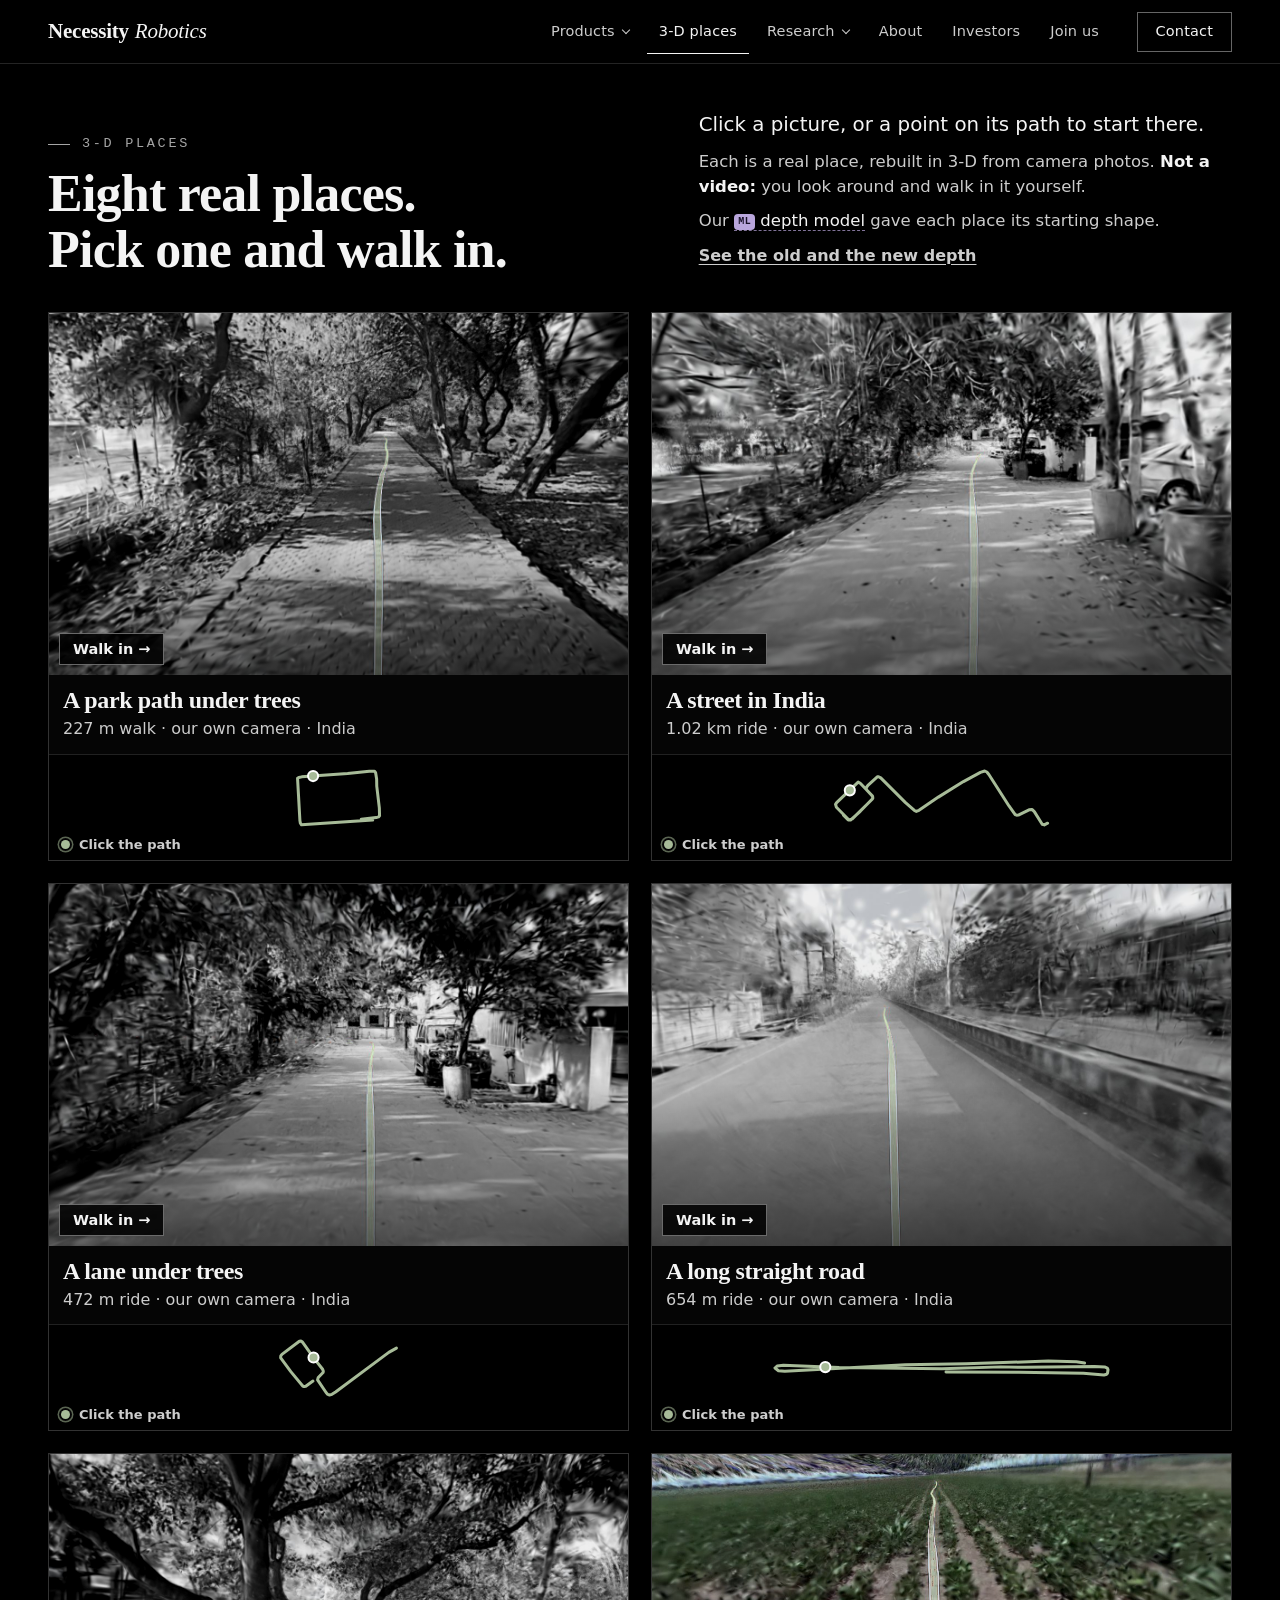
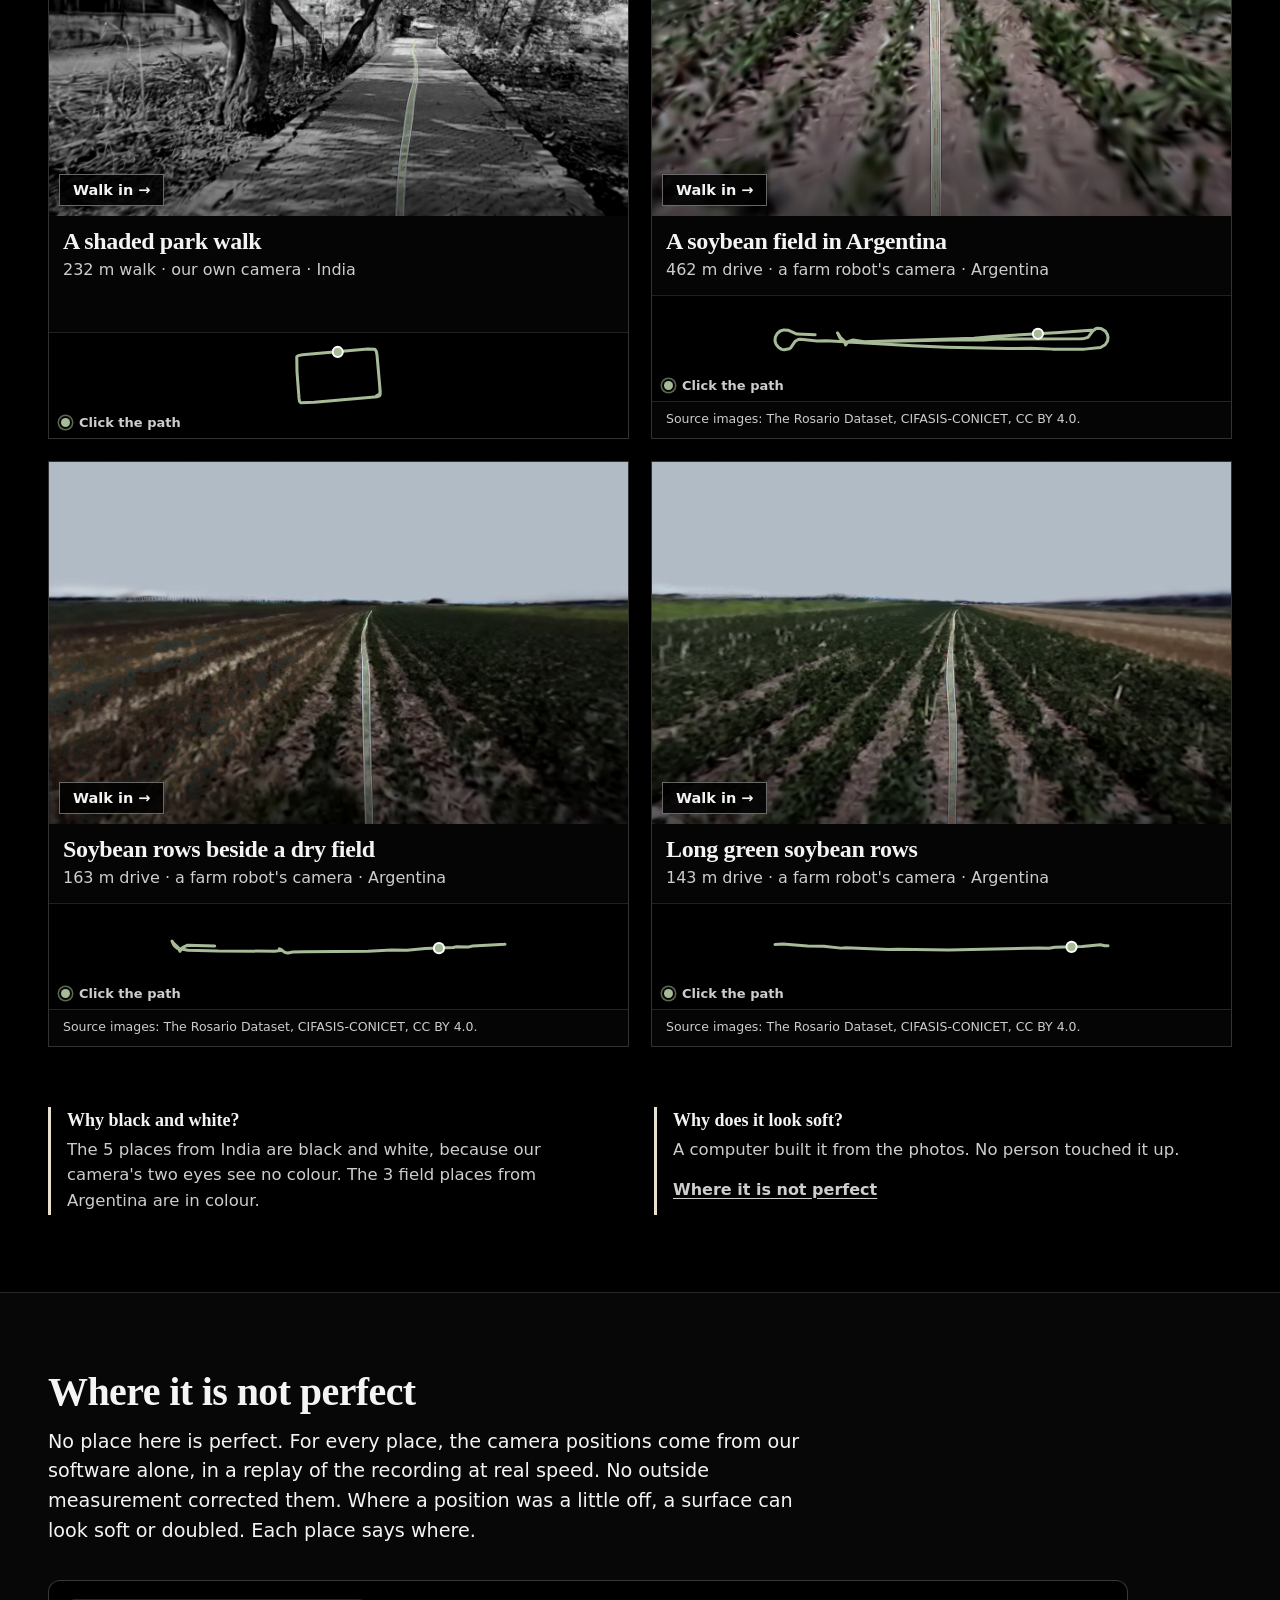
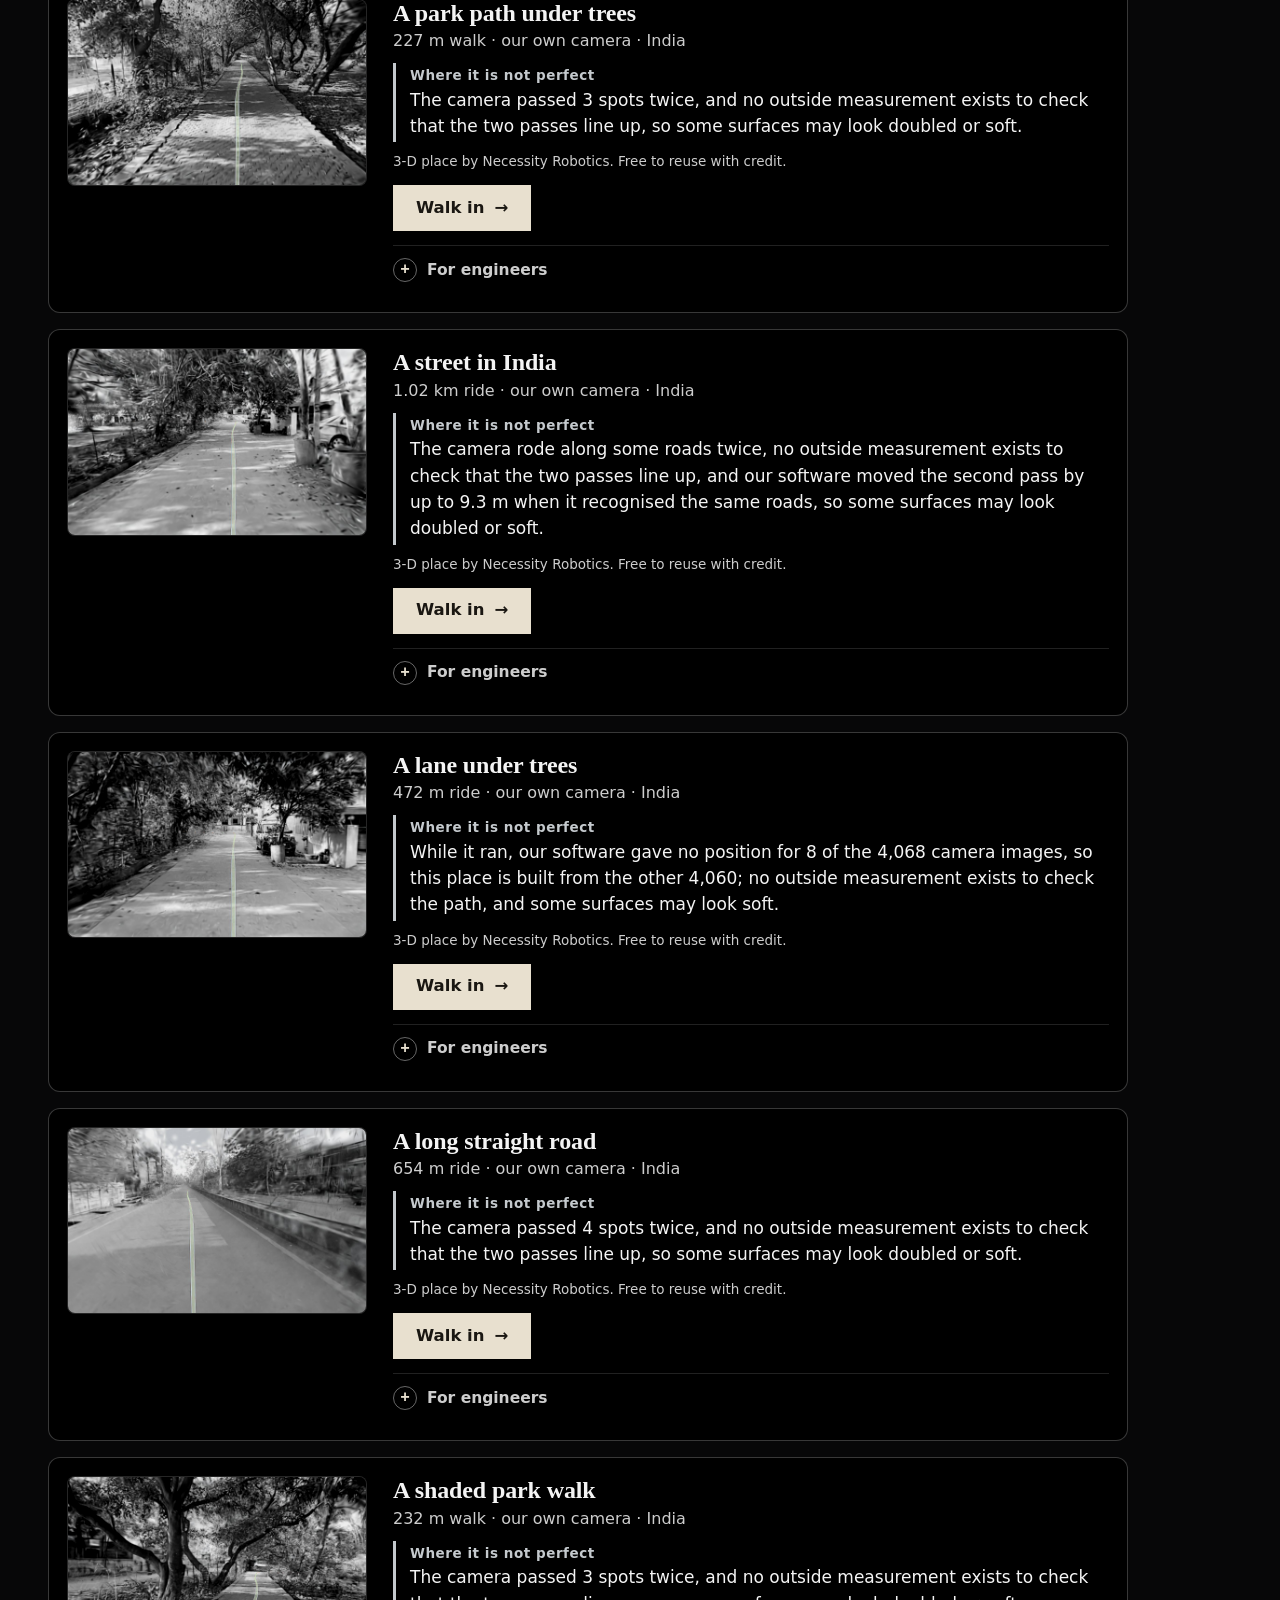
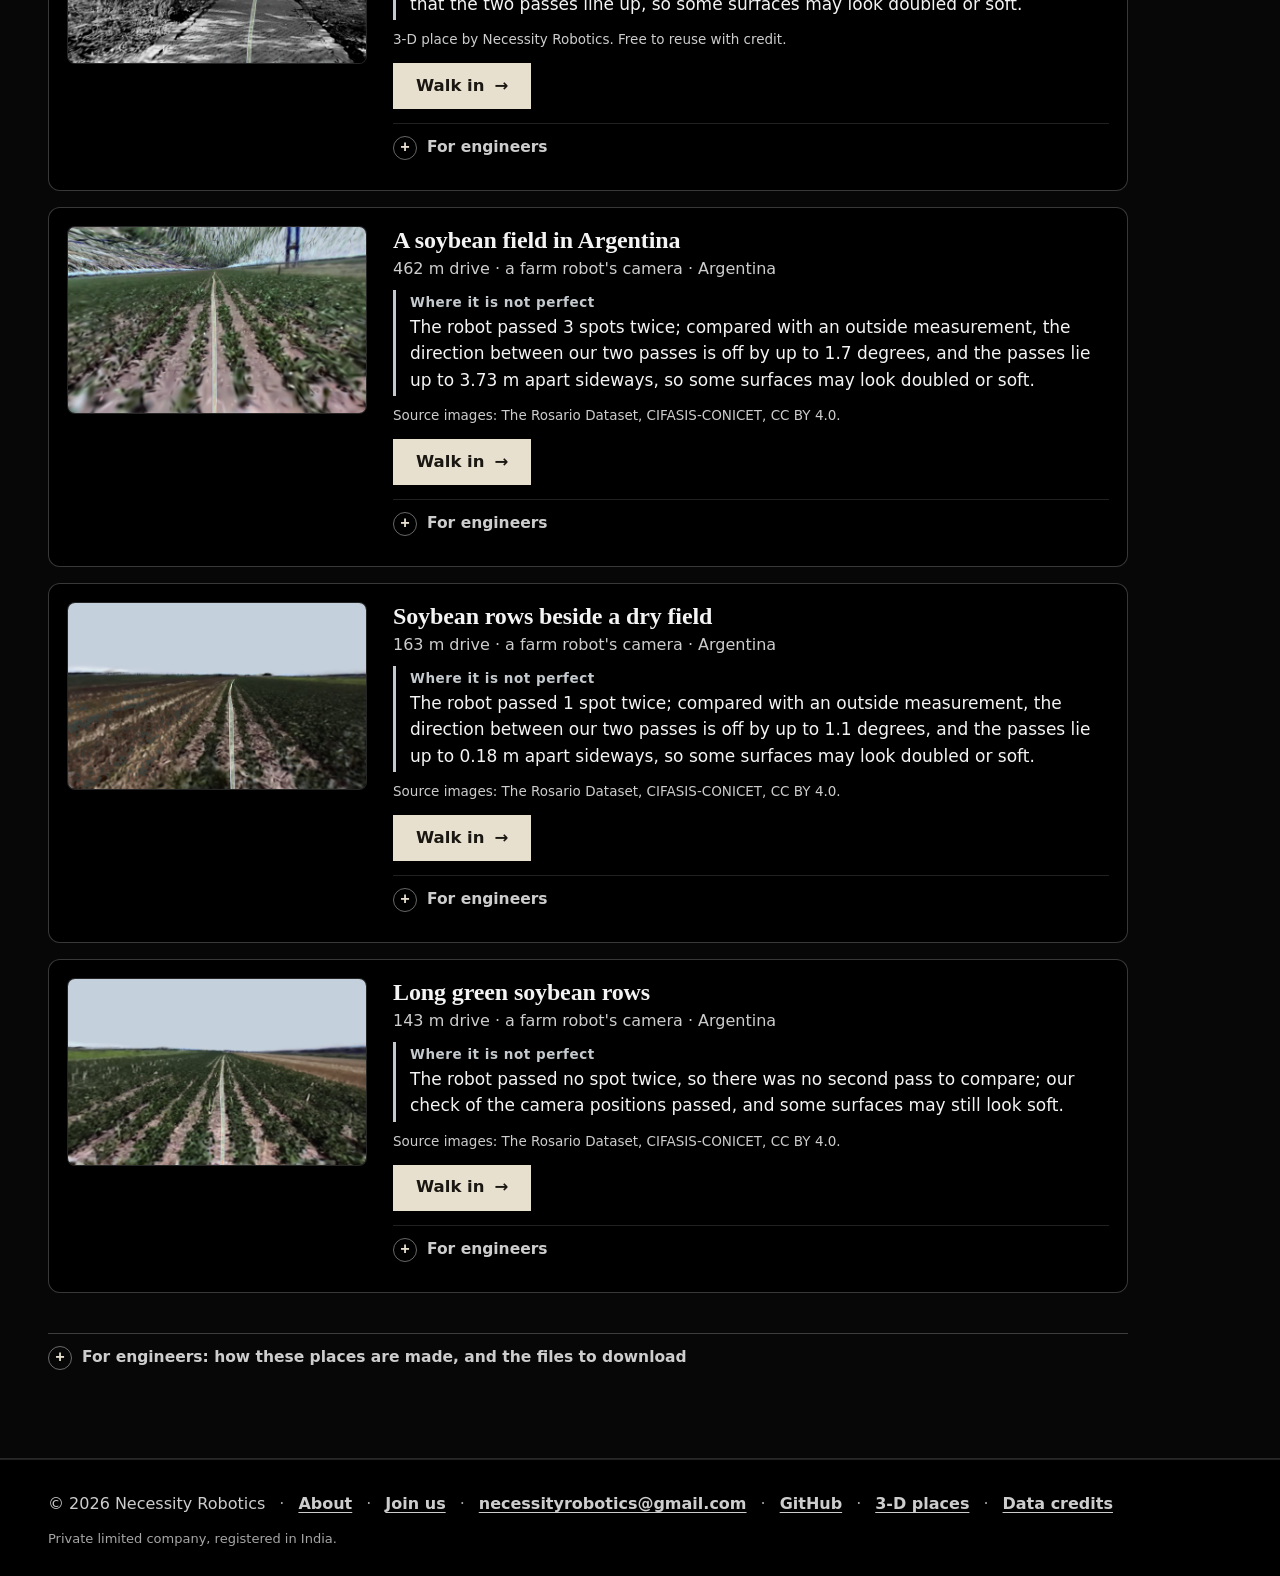
<file: maps.html>
<!doctype html>
<html lang="en">
<head>
  <meta charset="utf-8">
  <meta name="viewport" content="width=device-width, initial-scale=1, viewport-fit=cover">
  <!-- page-to-page cross-fade opt-in, inline so it holds from the first style pass (site.css repeats it): without it the
       incoming page can be styled before site.css arrives, and Chrome aborts the transition with an uncaught InvalidStateError -->
  <style>@view-transition { navigation: auto; } @media (prefers-reduced-motion: reduce) { @view-transition { navigation: none; } }</style>
  <title>3-D places · Necessity Robotics</title>
  <meta name="description" content="Real places, rebuilt in 3-D from camera photos by our robot software. Pick one and walk in. Not a video: you move in it yourself.">
  <!-- sharing: absolute URLs (GitHub Pages); the card image is the home page's poster (our recording, CC BY 4.0) -->
  <link rel="canonical" href="https://necessityrobotics.github.io/maps.html">
  <meta property="og:type" content="website">
  <meta property="og:site_name" content="Necessity Robotics">
  <meta property="og:title" content="3-D places · Necessity Robotics">
  <meta property="og:description" content="Real places, rebuilt in 3-D from camera photos by our robot software. Pick one and walk in. Not a video: you move in it yourself.">
  <meta property="og:url" content="https://necessityrobotics.github.io/maps.html">
  <meta property="og:image" content="https://necessityrobotics.github.io/img/share.jpg">
  <meta property="og:image:type" content="image/jpeg">
  <meta property="og:image:width" content="1200">
  <meta property="og:image:height" content="630">
  <meta property="og:image:alt" content="A street in India as a 3-D place, built from camera photos by our software. Not a video.">
  <meta name="twitter:card" content="summary_large_image">
  <meta name="theme-color" content="#000000">
  <link rel="icon" href="data:image/svg+xml,%3Csvg xmlns='http://www.w3.org/2000/svg' viewBox='0 0 32 32'%3E%3Crect width='32' height='32' rx='7' fill='%23000000'/%3E%3Ccircle cx='16' cy='16' r='8' fill='none' stroke='%23e8e0cf' stroke-width='2.6'/%3E%3Ccircle cx='16' cy='16' r='2.4' fill='%23f2f5fa'/%3E%3C/svg%3E">
  <!-- v4: the first paint is static HTML (headline, the 8 cards, the place sheets). Scripts only add: the phone menu,
       the route doors (js/v4/route-door.js) and the closed "For engineers" facts (js/maps4.js). -->
  <link rel="stylesheet" href="css/site.css">
  <link rel="stylesheet" href="css/v4.css">
  <link rel="stylesheet" href="css/pages4.css">
  <link rel="stylesheet" href="css/x.css">
  <link rel="stylesheet" href="css/ml.css">
  <script type="module" src="js/v4/common.js"></script>
  <script type="module" src="js/x.js"></script>
  <script type="module" src="js/v4/route-door.js"></script>
  <script type="module" src="js/maps4.js"></script>
<script>document.documentElement.dataset.acc = 'trio';(function(){try{var d=document.documentElement,q=new URLSearchParams(location.search),n=navigator,c=n.connection||{},s=q.get('still'),k=null;try{k=sessionStorage.getItem('nr-still');}catch(e){}var t=matchMedia('(hover: none), (pointer: coarse)').matches,ios=/iPhone|iPad|iPod/.test(n.userAgent)||(n.platform==='MacIntel'&&n.maxTouchPoints>1);var et=c.effectiveType||'',slow=c.saveData===true||/(^|-)2g$/.test(et)||(t&&(et==='3g'||(c.downlink>0&&c.downlink<1)));var weak=t&&((n.deviceMemory>0&&n.deviceMemory<=3)||(!ios&&n.hardwareConcurrency>0&&n.hardwareConcurrency<=4));if(s==='1'){d.classList.add('nr-still');d.classList.remove('f-drift');}}catch(e){}})();</script>
<link rel="stylesheet" href="css/recolour.css">
<link rel="stylesheet" href="css/v12.css">
<link rel="stylesheet" href="css/accent.css">
<link rel="stylesheet" href="css/fund.css">
</head>
<body class="v12">
<a class="skip" href="#main">Skip to the content</a>
<!-- gen:header -->
<header class="v4-head nr-head">
  <div class="wrap v4-head-in">
    <a class="wordmark v4-wordmark" href="./" aria-label="Necessity Robotics, home">Necessity <i>Robotics</i></a>
    <nav class="v4-nav nr-nav" id="v4-nav" aria-label="Main">
      <div class="nr-dd" data-dd="products">
        <button class="nr-dd-btn" type="button" aria-expanded="false" aria-controls="nr-dd-products">Products<span class="nr-chev" aria-hidden="true"></span></button>
        <div class="nr-dd-panel nr-dd-panel--2 fd-dd3" id="nr-dd-products">
          <p class="nr-dd-h">Products</p>
          <a class="nr-dd-item nr-dd-item--path" href="xclean.html"><span class="nr-dd-k">Live SLAM</span><span class="nr-dd-n">xclean</span><span class="nr-dd-t">Tells a robot where it is, from a stereo camera.</span><span class="nr-dd-s">Open source &middot; Apache-2.0</span></a>
          <a class="nr-dd-item nr-dd-item--ml" href="depth.html"><span class="nr-dd-k">Depth model &middot; large</span><span class="nr-dd-n">nrs-large</span><span class="nr-dd-t">How far away each point is, from two camera photos. Our larger, more exact model.</span><span class="nr-dd-s">57 million parameters &middot; Free download</span></a>
          <a class="nr-dd-item nr-dd-item--ml" href="nrs-edge.html"><span class="nr-dd-k">Depth model &middot; small</span><span class="nr-dd-n">nrs-edge</span><span class="nr-dd-t">How far away each point is, in a small model for the computer inside a robot.</span><span class="nr-dd-s">6 million parameters &middot; Free download</span></a>
        </div>
      </div>
      <a class="nr-a" href="maps.html" aria-current="page">3-D places</a>
      <div class="nr-dd" data-dd="research">
        <button class="nr-dd-btn" type="button" aria-expanded="false" aria-controls="nr-dd-research">Research<span class="nr-chev" aria-hidden="true"></span></button>
        <div class="nr-dd-panel" id="nr-dd-research">
          <p class="nr-dd-h">Research</p>
          <a class="nr-dd-item" href="results.html"><span class="nr-dd-n">Results</span><span class="nr-dd-t">Every route and every loss, in one table.</span></a>
          <a class="nr-dd-item" href="paper.html"><span class="nr-dd-n">Paper</span><span class="nr-dd-t">The method and the test protocol.</span></a>
        </div>
      </div>
      <a class="nr-a" href="about.html">About</a>
      <a class="nr-a" href="investors.html">Investors</a>
      <a class="nr-a" href="about.html#join">Join us</a>
      <a class="nr-a nr-a--contact" href="about.html#contact">Contact</a>
    </nav>
    <a class="nr-cta" href="about.html#contact">Contact</a>
    <button class="v4-menu-btn" type="button" aria-expanded="false" aria-controls="v4-nav"><span class="v4-menu-ico" aria-hidden="true"></span><span class="v4-menu-txt">Menu</span></button>
  </div>
</header>
<!-- /gen:header -->

<main id="main" class="v4-top" tabindex="-1">
  <section class="pl-top" aria-labelledby="pl-h1">
    <div class="wrap">
      <div>
        <p class="eyebrow">3-D places</p>
        <h1 id="pl-h1"><span><!-- gen:val:places.count_word -->Eight<!-- /gen:val:places.count_word --> real places.</span> <span>Pick one and walk in.</span></h1>
      </div>
      <div>
        <p class="pl-lead"><span class="when-touch">Tap</span><span class="when-fine">Click</span> a picture, or a point on its path to start there.</p>
        <p class="pl-what">Each is a real place, rebuilt in 3-D from camera photos. <b>Not a video:</b> you look around and walk in it yourself.</p>
        <p class="pl-what pl-ai">Our <dfn class="ml" tabindex="0" data-def="An ML (machine learning) model, a kind of AI: a neural network that learned from examples instead of fixed rules.">depth model</dfn> gave each place its starting shape. <a class="v4-quiet" href="depth.html">See the old and the new depth</a></p>
      </div>
    </div>
  </section>

  <section class="pl-pick" aria-label="The places">
    <div class="wrap">
      <!-- gen:cards large=1 h=2 eager=2 -->
      <ul class="v4-cards v4-cards--large">
        <li class="v4-card" data-place="oak_161206">
          <a class="v4-card-main" href="explore.html?map=oak_161206">
            <div class="v4-card-pic"><img src="img/places/oak_161206.jpg" alt="Picture of the 3-D place: A park path under trees" width="1280" height="800" decoding="async"><span class="v4-chip v4-chip--go">Walk in <span aria-hidden="true">&rarr;</span></span></div>
            <div class="v4-card-txt"><h2 class="v4-card-name">A park path under trees</h2><p class="v4-card-kind">227 m walk · our own camera · India</p></div>
          </a>
          <a class="v4-route" href="explore.html?map=oak_161206" data-route="oak_161206" data-total="227.1" data-start="117.2" title="Open this place in 3-D"><span class="v4-sr">A park path under trees: the camera&#x27;s path, 227 m long. Open this place in 3-D at a point of the path. </span><svg class="v4-route-svg" viewBox="0 0 150 64" preserveAspectRatio="xMidYMid meet" aria-hidden="true" focusable="false" data-tf="1.0237 105.38 51.567"><path class="v4-route-line" d="M105.4 51.6L42.1 55.8L41.1 54.4L40.7 52.1L38.6 14.5L39.7 13.8L42.3 13.2L83.1 10.2L102.4 8.2L107.0 8.2L108.0 9.5L108.9 15.2L109.0 21.5L111.3 40.8L111.5 47.8L110.6 48.8L108.5 49.4L95.2 50.9" data-m="0 62.2 64 66.3 103.4 104.7 107.3 147.4 166.5 171.1 172.8 178.4 184.6 203.6 210.5 211.8 214.1 227.2"/><circle class="v4-route-dot" cx="52.4" cy="12.5" r="4.5"/></svg><span class="v4-route-label"><span class="when-touch">Tap the path</span><span class="when-fine">Click the path</span></span></a>
        </li>
        <li class="v4-card" data-place="oak_161834">
          <a class="v4-card-main" href="explore.html?map=oak_161834">
            <div class="v4-card-pic"><img src="img/places/oak_161834.jpg" alt="Picture of the 3-D place: A street in India" width="1280" height="800" decoding="async"><span class="v4-chip v4-chip--go">Walk in <span aria-hidden="true">&rarr;</span></span></div>
            <div class="v4-card-txt"><h2 class="v4-card-name">A street in India</h2><p class="v4-card-kind">1.02 km ride · our own camera · India</p></div>
          </a>
          <a class="v4-route" href="explore.html?map=oak_161834" data-route="oak_161834" data-total="1020.7" data-start="188.2" title="Open this place in 3-D"><span class="v4-sr">A street in India: the camera&#x27;s path, 1.02 km long. Open this place in 3-D at a point of the path. </span><svg class="v4-route-svg" viewBox="0 0 213 64" preserveAspectRatio="xMidYMid meet" aria-hidden="true" focusable="false" data-tf="0.35357 19.383 47.256"><path class="v4-route-line" d="M19.4 47.3L23.6 51.6L25.6 51.6L34.3 43.8L45.4 32.5L45.4 31.2L44.3 29.4L34.3 18.9L32.4 17.9L13.3 36.1L12.3 37.7L13.1 40.2L23.4 50.7L24.8 51.4L27.2 50.5L44.9 33.1L45.4 31.7L45.2 30.3L40.0 24.9L39.5 23.0L41.1 20.7L49.4 13.2L50.6 13.1L52.5 14.1L74.5 36.1L82.4 43.1L84.1 43.9L86.5 42.9L103.7 31.2L126.0 17.4L141.1 9.2L144.9 8.0L146.8 8.9L148.6 11.1L166.5 39.1L172.0 46.7L173.3 47.3L174.8 47.2L184.3 42.5L186.9 42.2L189.0 44.1L196.0 55.3L197.9 55.9L200.8 54.4" data-m="0 17.1 23.2 56.3 101.1 104.9 110.9 152.1 158.4 233.4 238.8 246.6 288.1 292.7 300.1 370.4 374.6 378.8 400 405.7 413.9 445.6 449.1 454.9 543.1 573 578.5 585.9 644.8 718.8 767.6 779 785.1 793 887.1 913.7 917.8 922 952.3 959.9 968 1005.5 1011.6 1020.7"/><circle class="v4-route-dot" cx="25.0" cy="25.2" r="4.5"/></svg><span class="v4-route-label"><span class="when-touch">Tap the path</span><span class="when-fine">Click the path</span></span></a>
        </li>
        <li class="v4-card" data-place="oak_164424">
          <a class="v4-card-main" href="explore.html?map=oak_164424">
            <div class="v4-card-pic"><img src="img/places/oak_164424.jpg" alt="Picture of the 3-D place: A lane under trees" width="1280" height="800" loading="lazy" decoding="async"><span class="v4-chip v4-chip--go">Walk in <span aria-hidden="true">&rarr;</span></span></div>
            <div class="v4-card-txt"><h2 class="v4-card-name">A lane under trees</h2><p class="v4-card-kind">472 m ride · our own camera · India</p></div>
          </a>
          <a class="v4-route" href="explore.html?map=oak_164424" data-route="oak_164424" data-total="472" data-start="271" title="Open this place in 3-D"><span class="v4-sr">A lane under trees: the camera&#x27;s path, 472 m long. Open this place in 3-D at a point of the path. </span><svg class="v4-route-svg" viewBox="0 0 150 64" preserveAspectRatio="xMidYMid meet" aria-hidden="true" focusable="false" data-tf="0.42568 126.52 14.258"><path class="v4-route-line" d="M126.5 14.3L119.7 18.1L72.4 53.3L69.2 55.4L67.0 56.0L65.5 55.5L64.1 54.0L56.4 42.6L57.0 40.4L61.3 36.0L61.5 34.8L60.9 33.1L53.1 23.2L43.0 9.0L41.6 8.1L40.2 8.2L24.7 19.9L23.7 21.2L23.6 23.0L32.6 35.2L43.2 48.0L44.4 48.5L45.9 48.2L52.3 43.6" data-m="0 18.7 157.2 166.1 171.7 175.3 180.1 212.5 218.3 232.6 235.6 239.9 269.7 310.6 314.5 317.9 363.5 367.5 371.8 407.5 446.6 449.7 453.4 472"/><circle class="v4-route-dot" cx="52.8" cy="22.7" r="4.5"/></svg><span class="v4-route-label"><span class="when-touch">Tap the path</span><span class="when-fine">Click the path</span></span></a>
        </li>
        <li class="v4-card" data-place="oak_164002">
          <a class="v4-card-main" href="explore.html?map=oak_164002">
            <div class="v4-card-pic"><img src="img/places/oak_164002.jpg" alt="Picture of the 3-D place: A long straight road" width="1280" height="800" loading="lazy" decoding="async"><span class="v4-chip v4-chip--go">Walk in <span aria-hidden="true">&rarr;</span></span></div>
            <div class="v4-card-txt"><h2 class="v4-card-name">A long straight road</h2><p class="v4-card-kind">654 m ride · our own camera · India</p></div>
          </a>
          <a class="v4-route" href="explore.html?map=oak_164002" data-route="oak_164002" data-total="654.4" data-start="292" title="Open this place in 3-D"><span class="v4-sr">A long straight road: the camera&#x27;s path, 654 m long. Open this place in 3-D at a point of the path. </span><svg class="v4-route-svg" viewBox="0 0 320 64" preserveAspectRatio="xMidYMid meet" aria-hidden="true" focusable="false" data-tf="1.1037 287.21 27.563"><path class="v4-route-line" d="M287.2 27.6L279.9 26.5L254.9 25.8L181.9 28.3L127.8 29.1L20.7 34.9L15.1 34.4L12.0 32.0L13.9 30.2L19.5 29.5L69.0 31.5L160.4 32.6L212.5 31.0L233.9 31.4L296.0 30.6L305.0 31.1L307.4 32.1L308.0 33.5L307.6 36.5L306.9 37.5L304.4 38.2L286.1 36.6L228.8 35.8L164.0 35.6" data-m="0 6.8 29.4 95.6 144.7 241.8 246.9 250.6 253.1 258.2 303.1 385.9 433.2 452.6 508.9 517 519.4 520.8 523.6 524.7 527.1 543.8 595.7 654.4"/><circle class="v4-route-dot" cx="56.7" cy="31.2" r="4.5"/></svg><span class="v4-route-label"><span class="when-touch">Tap the path</span><span class="when-fine">Click the path</span></span></a>
        </li>
        <li class="v4-card" data-place="oak_160543">
          <a class="v4-card-main" href="explore.html?map=oak_160543">
            <div class="v4-card-pic"><img src="img/places/oak_160543.jpg" alt="Picture of the 3-D place: A shaded park walk" width="1280" height="800" loading="lazy" decoding="async"><span class="v4-chip v4-chip--go">Walk in <span aria-hidden="true">&rarr;</span></span></div>
            <div class="v4-card-txt"><h2 class="v4-card-name">A shaded park walk</h2><p class="v4-card-kind">232 m walk · our own camera · India</p></div>
          </a>
          <a class="v4-route" href="explore.html?map=oak_160543" data-route="oak_160543" data-total="231.6" data-start="155.5" title="Open this place in 3-D"><span class="v4-sr">A shaded park walk: the camera&#x27;s path, 232 m long. Open this place in 3-D at a point of the path. </span><svg class="v4-route-svg" viewBox="0 0 150 64" preserveAspectRatio="xMidYMid meet" aria-hidden="true" focusable="false" data-tf="1.0182 111.63 41.256"><path class="v4-route-line" d="M111.6 41.3L112.1 48.1L111.4 49.6L109.5 50.4L53.5 55.3L41.7 55.8L40.4 54.7L39.9 51.7L38.1 28.1L37.9 14.9L39.2 13.9L43.0 13.2L100.9 8.1L107.4 8.3L108.6 10.1L109.2 13.1L112.1 46.0L111.4 48.2L108.7 49.7" data-m="0 6.9 8.5 10.6 66.1 77.8 79.5 82.5 105.9 119 120.6 124.5 181.9 188.3 190.4 193.5 226.1 228.4 231.6"/><circle class="v4-route-dot" cx="74.3" cy="10.6" r="4.5"/></svg><span class="v4-route-label"><span class="when-touch">Tap the path</span><span class="when-fine">Click the path</span></span></a>
        </li>
        <li class="v4-card" data-place="rosario_01">
          <a class="v4-card-main" href="explore.html?map=rosario_01">
            <div class="v4-card-pic"><img src="img/places/rosario_01.jpg" alt="Picture of the 3-D place: A soybean field in Argentina" width="1280" height="800" loading="lazy" decoding="async"><span class="v4-chip v4-chip--go">Walk in <span aria-hidden="true">&rarr;</span></span></div>
            <div class="v4-card-txt"><h2 class="v4-card-name">A soybean field in Argentina</h2><p class="v4-card-kind">462 m drive · a farm robot&#x27;s camera · Argentina</p></div>
          </a>
          <a class="v4-route" href="explore.html?map=rosario_01" data-route="rosario_01" data-total="462.2" data-start="27.4" title="Open this place in 3-D"><span class="v4-sr">A soybean field in Argentina: the camera&#x27;s path, 462 m long. Open this place in 3-D at a point of the path. </span><svg class="v4-route-svg" viewBox="0 0 320 64" preserveAspectRatio="xMidYMid meet" aria-hidden="true" focusable="false" data-tf="1.8413 295.65 23.806"><path class="v4-route-line" d="M295.6 24.0L265.1 26.3L206.2 29.7L188.9 31.4L76.4 34.9L73.1 34.5L71.8 33.6L69.7 30.9L67.6 26.6L70.2 30.7L73.4 33.7L74.8 37.3L76.9 34.4L81.4 32.8L91.4 34.4L167.3 32.8L197.2 32.9L209.5 32.0L283.9 31.8L287.0 31.5L290.2 30.5L294.7 24.6L297.4 22.7L298.8 22.4L302.3 22.9L305.7 25.1L307.5 28.1L308.0 30.3L307.6 33.8L305.5 37.1L301.3 39.5L287.1 41.0L258.5 41.0L239.0 40.2L218.7 40.5L164.5 39.3L134.4 38.1L58.0 33.5L49.5 33.8L34.6 32.2L32.6 32.4L29.7 34.3L26.2 39.5L24.7 40.6L20.0 41.6L18.0 41.2L15.3 39.6L13.0 36.8L12.0 33.8L12.3 30.3L13.9 27.3L16.7 24.9L19.9 23.9L23.5 24.2L31.5 27.6L47.7 28.2" data-m="0 16.7 49 58.6 120.2 122 122.8 124.8 127.4 130.9 133.3 135.9 138.5 141.2 146.8 188.3 204.6 211.3 252 253.7 255.6 259.6 261.4 262.2 264.1 266.4 268.3 269.6 271.4 273.6 276.2 284 299.7 310.3 321.5 351.1 367.6 409.4 414.1 422.3 423.4 425.3 428.7 429.7 432.3 433.4 435.2 437.2 438.9 440.8 442.7 444.7 446.6 448.5 453.3 462.2"/><circle class="v4-route-dot" cx="245.7" cy="27.4" r="4.5"/></svg><span class="v4-route-label"><span class="when-touch">Tap the path</span><span class="when-fine">Click the path</span></span></a>
          <p class="v4-credit">Source images: The Rosario Dataset, CIFASIS-CONICET, CC BY 4.0.</p>
        </li>
        <li class="v4-card" data-place="rosario_03">
          <a class="v4-card-main" href="explore.html?map=rosario_03">
            <div class="v4-card-pic"><img src="img/places/rosario_03.jpg" alt="Picture of the 3-D place: Soybean rows beside a dry field" width="1280" height="800" loading="lazy" decoding="async"><span class="v4-chip v4-chip--go">Walk in <span aria-hidden="true">&rarr;</span></span></div>
            <div class="v4-card-txt"><h2 class="v4-card-name">Soybean rows beside a dry field</h2><p class="v4-card-kind">163 m drive · a farm robot&#x27;s camera · Argentina</p></div>
          </a>
          <a class="v4-route" href="explore.html?map=rosario_03" data-route="rosario_03" data-total="162.6" data-start="27.5" title="Open this place in 3-D"><span class="v4-sr">Soybean rows beside a dry field: the camera&#x27;s path, 163 m long. Open this place in 3-D at a point of the path. </span><svg class="v4-route-svg" viewBox="0 0 320 64" preserveAspectRatio="xMidYMid meet" aria-hidden="true" focusable="false" data-tf="2.1879 307.26 29.44"><path class="v4-route-line" d="M307.2 29.6L308.0 29.6L279.2 31.1L275.9 31.9L265.0 31.8L261.9 32.4L237.2 33.4L220.9 34.8L207.1 34.6L186.3 35.7L129.2 36.2L119.2 36.5L115.2 37.3L112.6 36.9L107.4 33.6L109.8 34.8L103.3 35.7L53.0 35.6L26.2 34.8L16.7 33.2L13.8 30.6L12.0 26.7L13.5 28.8L17.3 32.3L19.1 35.8L19.9 34.2L21.7 32.3L25.9 30.4L50.0 31.1" data-m="0 0.4 13.7 15.2 20.3 21.7 33.1 40.6 46.9 56.5 82.7 87.3 89.1 90.4 93.3 94.6 97.6 120.6 133 137.4 139.2 141.3 142.5 145.1 147.2 148 149.2 151.3 162.6"/><circle class="v4-route-dot" cx="249.3" cy="33.0" r="4.5"/></svg><span class="v4-route-label"><span class="when-touch">Tap the path</span><span class="when-fine">Click the path</span></span></a>
          <p class="v4-credit">Source images: The Rosario Dataset, CIFASIS-CONICET, CC BY 4.0.</p>
        </li>
        <li class="v4-card" data-place="rosario_04">
          <a class="v4-card-main" href="explore.html?map=rosario_04">
            <div class="v4-card-pic"><img src="img/places/rosario_04.jpg" alt="Picture of the 3-D place: Long green soybean rows" width="1280" height="800" loading="lazy" decoding="async"><span class="v4-chip v4-chip--go">Walk in <span aria-hidden="true">&rarr;</span></span></div>
            <div class="v4-card-txt"><h2 class="v4-card-name">Long green soybean rows</h2><p class="v4-card-kind">143 m drive · a farm robot&#x27;s camera · Argentina</p></div>
          </a>
          <a class="v4-route" href="explore.html?map=rosario_04" data-route="rosario_04" data-total="142.9" data-start="15.7" title="Open this place in 3-D"><span class="v4-sr">Long green soybean rows: the camera&#x27;s path, 143 m long. Open this place in 3-D at a point of the path. </span><svg class="v4-route-svg" viewBox="0 0 320 64" preserveAspectRatio="xMidYMid meet" aria-hidden="true" focusable="false" data-tf="2.0904 308.08 30.704"><path class="v4-route-line" d="M308.0 30.9L305.2 30.9L301.2 30.0L285.1 31.6L260.8 32.3L255.6 33.1L246.8 32.8L166.3 34.7L121.5 33.9L112.8 34.2L75.2 32.6L70.6 33.0L55.4 31.3L40.9 31.1L19.0 29.3L12.0 29.7" data-m="0 1.4 3.4 11.2 22.8 25.3 29.6 68.2 89.8 94 112.1 114.3 121.9 128.9 139.5 142.9"/><circle class="v4-route-dot" cx="275.6" cy="31.9" r="4.5"/></svg><span class="v4-route-label"><span class="when-touch">Tap the path</span><span class="when-fine">Click the path</span></span></a>
          <p class="v4-credit">Source images: The Rosario Dataset, CIFASIS-CONICET, CC BY 4.0.</p>
        </li>
      </ul>
      <!-- /gen:cards -->
    </div>
  </section>

  <section class="pl-notes" aria-labelledby="pl-notes-h">
    <div class="wrap">
      <h2 class="v4-sr" id="pl-notes-h">Good to know</h2>
      <div class="v4-notes">
        <div class="v4-note"><h3 class="v4-note-q">Why black and white?</h3><p>The <!-- gen:val:places.own_count -->5<!-- /gen:val:places.own_count --> places from India are black and white, because our camera's two eyes see no colour. The <!-- gen:val:places.rosario_count -->3<!-- /gen:val:places.rosario_count --> field places from Argentina are in colour.</p></div>
        <div class="v4-note"><h3 class="v4-note-q">Why does it look soft?</h3><p>A computer built it from the photos. No person touched it up.</p><p><a class="v4-quiet" href="#limits">Where it is not perfect</a></p></div>
      </div>
    </div>
  </section>

  <section class="pl-limits band" id="limits" aria-labelledby="limits-h">
    <div class="wrap">
      <h2 id="limits-h">Where it is not perfect</h2>
      <p class="pl-lim-intro">No place here is perfect. <!-- gen:val:places.limits_intro -->For every place, the camera positions come from our software alone, in a replay of the recording at real speed. No outside measurement corrected them.<!-- /gen:val:places.limits_intro --> Where a position was a little off, a surface can look soft or doubled. Each place says where.</p>
      <!-- the place sheets: static, in the order of data/places.json (js/maps4.js keeps the order and adds a missing place).
           The anchors #<id> and #lim-<id> are used by other pages. -->
      <div class="pl-list js-places">
        <article class="pl-item" id="oak_161206" aria-labelledby="pl-h-oak_161206">
          <a class="pl-pic" href="explore.html?map=oak_161206" tabindex="-1" aria-hidden="true"><img src="img/places/oak_161206.jpg" alt="" width="1280" height="800" loading="lazy" decoding="async"></a>
          <div class="pl-head">
            <h3 class="pl-name" id="pl-h-oak_161206"><!-- gen:val:place.oak_161206.name -->A park path under trees<!-- /gen:val:place.oak_161206.name --></h3>
            <p class="pl-kind"><!-- gen:val:place.oak_161206.kind -->227 m walk · our own camera · India<!-- /gen:val:place.oak_161206.kind --></p>
          </div>
          <div class="pl-body">
            <p class="pl-lim" id="lim-oak_161206"><b class="pl-lim-h">Where it is not perfect</b> <!-- gen:val:place.oak_161206.limits_plain -->The camera passed 3 spots twice, and no outside measurement exists to check that the two passes line up, so some surfaces may look doubled or soft.<!-- /gen:val:place.oak_161206.limits_plain --></p>
            <p class="v4-credit"><!-- gen:val:place.oak_161206.credit_plain -->3-D place by Necessity Robotics. Free to reuse with credit.<!-- /gen:val:place.oak_161206.credit_plain --></p>
            <div class="pl-acts"><a class="btn btn--ion" href="explore.html?map=oak_161206"><span>Walk in<span class="v4-sr">: <!-- gen:val:place.oak_161206.name -->A park path under trees<!-- /gen:val:place.oak_161206.name --></span></span> <span class="arr" aria-hidden="true">&rarr;</span></a></div>
            <details class="pl-eng" data-eng="oak_161206">
              <summary>For engineers<span class="v4-sr">: the technical facts of this place (<!-- gen:val:place.oak_161206.name -->A park path under trees<!-- /gen:val:place.oak_161206.name -->)</span></summary>
              <div class="pl-eng-in"><p>The technical facts of this place need scripts. They are also in <a href="data/maps.json">data/maps.json</a>.</p></div>
            </details>
          </div>
        </article>
        <article class="pl-item" id="oak_161834" aria-labelledby="pl-h-oak_161834">
          <a class="pl-pic" href="explore.html?map=oak_161834" tabindex="-1" aria-hidden="true"><img src="img/places/oak_161834.jpg" alt="" width="1280" height="800" loading="lazy" decoding="async"></a>
          <div class="pl-head">
            <h3 class="pl-name" id="pl-h-oak_161834"><!-- gen:val:place.oak_161834.name -->A street in India<!-- /gen:val:place.oak_161834.name --></h3>
            <p class="pl-kind"><!-- gen:val:place.oak_161834.kind -->1.02 km ride · our own camera · India<!-- /gen:val:place.oak_161834.kind --></p>
          </div>
          <div class="pl-body">
            <p class="pl-lim" id="lim-oak_161834"><b class="pl-lim-h">Where it is not perfect</b> <!-- gen:val:place.oak_161834.limits_plain -->The camera rode along some roads twice, no outside measurement exists to check that the two passes line up, and our software moved the second pass by up to 9.3 m when it recognised the same roads, so some surfaces may look doubled or soft.<!-- /gen:val:place.oak_161834.limits_plain --></p>
            <p class="v4-credit"><!-- gen:val:place.oak_161834.credit_plain -->3-D place by Necessity Robotics. Free to reuse with credit.<!-- /gen:val:place.oak_161834.credit_plain --></p>
            <div class="pl-acts"><a class="btn btn--ion" href="explore.html?map=oak_161834"><span>Walk in<span class="v4-sr">: <!-- gen:val:place.oak_161834.name -->A street in India<!-- /gen:val:place.oak_161834.name --></span></span> <span class="arr" aria-hidden="true">&rarr;</span></a></div>
            <details class="pl-eng" data-eng="oak_161834">
              <summary>For engineers<span class="v4-sr">: the technical facts of this place (<!-- gen:val:place.oak_161834.name -->A street in India<!-- /gen:val:place.oak_161834.name -->)</span></summary>
              <div class="pl-eng-in"><p>The technical facts of this place need scripts. They are also in <a href="data/maps.json">data/maps.json</a>.</p></div>
            </details>
          </div>
        </article>
        <article class="pl-item" id="oak_164424" aria-labelledby="pl-h-oak_164424">
          <a class="pl-pic" href="explore.html?map=oak_164424" tabindex="-1" aria-hidden="true"><img src="img/places/oak_164424.jpg" alt="" width="1280" height="800" loading="lazy" decoding="async"></a>
          <div class="pl-head">
            <h3 class="pl-name" id="pl-h-oak_164424"><!-- gen:val:place.oak_164424.name -->A lane under trees<!-- /gen:val:place.oak_164424.name --></h3>
            <p class="pl-kind"><!-- gen:val:place.oak_164424.kind -->472 m ride · our own camera · India<!-- /gen:val:place.oak_164424.kind --></p>
          </div>
          <div class="pl-body">
            <p class="pl-lim" id="lim-oak_164424"><b class="pl-lim-h">Where it is not perfect</b> <!-- gen:val:place.oak_164424.limits_plain -->While it ran, our software gave no position for 8 of the 4,068 camera images, so this place is built from the other 4,060; no outside measurement exists to check the path, and some surfaces may look soft.<!-- /gen:val:place.oak_164424.limits_plain --></p>
            <p class="v4-credit"><!-- gen:val:place.oak_164424.credit_plain -->3-D place by Necessity Robotics. Free to reuse with credit.<!-- /gen:val:place.oak_164424.credit_plain --></p>
            <div class="pl-acts"><a class="btn btn--ion" href="explore.html?map=oak_164424"><span>Walk in<span class="v4-sr">: <!-- gen:val:place.oak_164424.name -->A lane under trees<!-- /gen:val:place.oak_164424.name --></span></span> <span class="arr" aria-hidden="true">&rarr;</span></a></div>
            <details class="pl-eng" data-eng="oak_164424">
              <summary>For engineers<span class="v4-sr">: the technical facts of this place (<!-- gen:val:place.oak_164424.name -->A lane under trees<!-- /gen:val:place.oak_164424.name -->)</span></summary>
              <div class="pl-eng-in"><p>The technical facts of this place need scripts. They are also in <a href="data/maps.json">data/maps.json</a>.</p></div>
            </details>
          </div>
        </article>
        <article class="pl-item" id="oak_164002" aria-labelledby="pl-h-oak_164002">
          <a class="pl-pic" href="explore.html?map=oak_164002" tabindex="-1" aria-hidden="true"><img src="img/places/oak_164002.jpg" alt="" width="1280" height="800" loading="lazy" decoding="async"></a>
          <div class="pl-head">
            <h3 class="pl-name" id="pl-h-oak_164002"><!-- gen:val:place.oak_164002.name -->A long straight road<!-- /gen:val:place.oak_164002.name --></h3>
            <p class="pl-kind"><!-- gen:val:place.oak_164002.kind -->654 m ride · our own camera · India<!-- /gen:val:place.oak_164002.kind --></p>
          </div>
          <div class="pl-body">
            <p class="pl-lim" id="lim-oak_164002"><b class="pl-lim-h">Where it is not perfect</b> <!-- gen:val:place.oak_164002.limits_plain -->The camera passed 4 spots twice, and no outside measurement exists to check that the two passes line up, so some surfaces may look doubled or soft.<!-- /gen:val:place.oak_164002.limits_plain --></p>
            <p class="v4-credit"><!-- gen:val:place.oak_164002.credit_plain -->3-D place by Necessity Robotics. Free to reuse with credit.<!-- /gen:val:place.oak_164002.credit_plain --></p>
            <div class="pl-acts"><a class="btn btn--ion" href="explore.html?map=oak_164002"><span>Walk in<span class="v4-sr">: <!-- gen:val:place.oak_164002.name -->A long straight road<!-- /gen:val:place.oak_164002.name --></span></span> <span class="arr" aria-hidden="true">&rarr;</span></a></div>
            <details class="pl-eng" data-eng="oak_164002">
              <summary>For engineers<span class="v4-sr">: the technical facts of this place (<!-- gen:val:place.oak_164002.name -->A long straight road<!-- /gen:val:place.oak_164002.name -->)</span></summary>
              <div class="pl-eng-in"><p>The technical facts of this place need scripts. They are also in <a href="data/maps.json">data/maps.json</a>.</p></div>
            </details>
          </div>
        </article>
        <article class="pl-item" id="oak_160543" aria-labelledby="pl-h-oak_160543">
          <a class="pl-pic" href="explore.html?map=oak_160543" tabindex="-1" aria-hidden="true"><img src="img/places/oak_160543.jpg" alt="" width="1280" height="800" loading="lazy" decoding="async"></a>
          <div class="pl-head">
            <h3 class="pl-name" id="pl-h-oak_160543"><!-- gen:val:place.oak_160543.name -->A shaded park walk<!-- /gen:val:place.oak_160543.name --></h3>
            <p class="pl-kind"><!-- gen:val:place.oak_160543.kind -->232 m walk · our own camera · India<!-- /gen:val:place.oak_160543.kind --></p>
          </div>
          <div class="pl-body">
            <p class="pl-lim" id="lim-oak_160543"><b class="pl-lim-h">Where it is not perfect</b> <!-- gen:val:place.oak_160543.limits_plain -->The camera passed 3 spots twice, and no outside measurement exists to check that the two passes line up, so some surfaces may look doubled or soft.<!-- /gen:val:place.oak_160543.limits_plain --></p>
            <p class="v4-credit"><!-- gen:val:place.oak_160543.credit_plain -->3-D place by Necessity Robotics. Free to reuse with credit.<!-- /gen:val:place.oak_160543.credit_plain --></p>
            <div class="pl-acts"><a class="btn btn--ion" href="explore.html?map=oak_160543"><span>Walk in<span class="v4-sr">: <!-- gen:val:place.oak_160543.name -->A shaded park walk<!-- /gen:val:place.oak_160543.name --></span></span> <span class="arr" aria-hidden="true">&rarr;</span></a></div>
            <details class="pl-eng" data-eng="oak_160543">
              <summary>For engineers<span class="v4-sr">: the technical facts of this place (<!-- gen:val:place.oak_160543.name -->A shaded park walk<!-- /gen:val:place.oak_160543.name -->)</span></summary>
              <div class="pl-eng-in"><p>The technical facts of this place need scripts. They are also in <a href="data/maps.json">data/maps.json</a>.</p></div>
            </details>
          </div>
        </article>
        <article class="pl-item" id="rosario_01" aria-labelledby="pl-h-rosario_01">
          <a class="pl-pic" href="explore.html?map=rosario_01" tabindex="-1" aria-hidden="true"><img src="img/places/rosario_01.jpg" alt="" width="1280" height="800" loading="lazy" decoding="async"></a>
          <div class="pl-head">
            <h3 class="pl-name" id="pl-h-rosario_01"><!-- gen:val:place.rosario_01.name -->A soybean field in Argentina<!-- /gen:val:place.rosario_01.name --></h3>
            <p class="pl-kind"><!-- gen:val:place.rosario_01.kind -->462 m drive · a farm robot&#x27;s camera · Argentina<!-- /gen:val:place.rosario_01.kind --></p>
          </div>
          <div class="pl-body">
            <p class="pl-lim" id="lim-rosario_01"><b class="pl-lim-h">Where it is not perfect</b> <!-- gen:val:place.rosario_01.limits_plain -->The robot passed 3 spots twice; compared with an outside measurement, the direction between our two passes is off by up to 1.7 degrees, and the passes lie up to 3.73 m apart sideways, so some surfaces may look doubled or soft.<!-- /gen:val:place.rosario_01.limits_plain --></p>
            <p class="v4-credit"><!-- gen:val:place.rosario_01.credit_plain -->Source images: The Rosario Dataset, CIFASIS-CONICET, CC BY 4.0.<!-- /gen:val:place.rosario_01.credit_plain --></p>
            <div class="pl-acts"><a class="btn btn--ion" href="explore.html?map=rosario_01"><span>Walk in<span class="v4-sr">: <!-- gen:val:place.rosario_01.name -->A soybean field in Argentina<!-- /gen:val:place.rosario_01.name --></span></span> <span class="arr" aria-hidden="true">&rarr;</span></a></div>
            <details class="pl-eng" data-eng="rosario_01">
              <summary>For engineers<span class="v4-sr">: the technical facts of this place (<!-- gen:val:place.rosario_01.name -->A soybean field in Argentina<!-- /gen:val:place.rosario_01.name -->)</span></summary>
              <div class="pl-eng-in"><p>The technical facts of this place need scripts. They are also in <a href="data/maps.json">data/maps.json</a>.</p></div>
            </details>
          </div>
        </article>
        <article class="pl-item" id="rosario_03" aria-labelledby="pl-h-rosario_03">
          <a class="pl-pic" href="explore.html?map=rosario_03" tabindex="-1" aria-hidden="true"><img src="img/places/rosario_03.jpg" alt="" width="1280" height="800" loading="lazy" decoding="async"></a>
          <div class="pl-head">
            <h3 class="pl-name" id="pl-h-rosario_03"><!-- gen:val:place.rosario_03.name -->Soybean rows beside a dry field<!-- /gen:val:place.rosario_03.name --></h3>
            <p class="pl-kind"><!-- gen:val:place.rosario_03.kind -->163 m drive · a farm robot&#x27;s camera · Argentina<!-- /gen:val:place.rosario_03.kind --></p>
          </div>
          <div class="pl-body">
            <p class="pl-lim" id="lim-rosario_03"><b class="pl-lim-h">Where it is not perfect</b> <!-- gen:val:place.rosario_03.limits_plain -->The robot passed 1 spot twice; compared with an outside measurement, the direction between our two passes is off by up to 1.1 degrees, and the passes lie up to 0.18 m apart sideways, so some surfaces may look doubled or soft.<!-- /gen:val:place.rosario_03.limits_plain --></p>
            <p class="v4-credit"><!-- gen:val:place.rosario_03.credit_plain -->Source images: The Rosario Dataset, CIFASIS-CONICET, CC BY 4.0.<!-- /gen:val:place.rosario_03.credit_plain --></p>
            <div class="pl-acts"><a class="btn btn--ion" href="explore.html?map=rosario_03"><span>Walk in<span class="v4-sr">: <!-- gen:val:place.rosario_03.name -->Soybean rows beside a dry field<!-- /gen:val:place.rosario_03.name --></span></span> <span class="arr" aria-hidden="true">&rarr;</span></a></div>
            <details class="pl-eng" data-eng="rosario_03">
              <summary>For engineers<span class="v4-sr">: the technical facts of this place (<!-- gen:val:place.rosario_03.name -->Soybean rows beside a dry field<!-- /gen:val:place.rosario_03.name -->)</span></summary>
              <div class="pl-eng-in"><p>The technical facts of this place need scripts. They are also in <a href="data/maps.json">data/maps.json</a>.</p></div>
            </details>
          </div>
        </article>
        <article class="pl-item" id="rosario_04" aria-labelledby="pl-h-rosario_04">
          <a class="pl-pic" href="explore.html?map=rosario_04" tabindex="-1" aria-hidden="true"><img src="img/places/rosario_04.jpg" alt="" width="1280" height="800" loading="lazy" decoding="async"></a>
          <div class="pl-head">
            <h3 class="pl-name" id="pl-h-rosario_04"><!-- gen:val:place.rosario_04.name -->Long green soybean rows<!-- /gen:val:place.rosario_04.name --></h3>
            <p class="pl-kind"><!-- gen:val:place.rosario_04.kind -->143 m drive · a farm robot&#x27;s camera · Argentina<!-- /gen:val:place.rosario_04.kind --></p>
          </div>
          <div class="pl-body">
            <p class="pl-lim" id="lim-rosario_04"><b class="pl-lim-h">Where it is not perfect</b> <!-- gen:val:place.rosario_04.limits_plain -->The robot passed no spot twice, so there was no second pass to compare; our check of the camera positions passed, and some surfaces may still look soft.<!-- /gen:val:place.rosario_04.limits_plain --></p>
            <p class="v4-credit"><!-- gen:val:place.rosario_04.credit_plain -->Source images: The Rosario Dataset, CIFASIS-CONICET, CC BY 4.0.<!-- /gen:val:place.rosario_04.credit_plain --></p>
            <div class="pl-acts"><a class="btn btn--ion" href="explore.html?map=rosario_04"><span>Walk in<span class="v4-sr">: <!-- gen:val:place.rosario_04.name -->Long green soybean rows<!-- /gen:val:place.rosario_04.name --></span></span> <span class="arr" aria-hidden="true">&rarr;</span></a></div>
            <details class="pl-eng" data-eng="rosario_04">
              <summary>For engineers<span class="v4-sr">: the technical facts of this place (<!-- gen:val:place.rosario_04.name -->Long green soybean rows<!-- /gen:val:place.rosario_04.name -->)</span></summary>
              <div class="pl-eng-in"><p>The technical facts of this place need scripts. They are also in <a href="data/maps.json">data/maps.json</a>.</p></div>
            </details>
          </div>
        </article>
      </div>

      <details class="pl-eng pl-eng--all">
        <summary>For engineers: how these places are made, and the files to download</summary>
        <div class="pl-eng-in">
          <p>Each 3-D place is a 3-D Gaussian-splat map. Each map is reconstructed from a route's images and xclean's own live camera poses, not ground truth. Where the poses are wrong, the map shows it. Each map says where.</p>
          <p>Only maps from data we may share are published here: our own OAK-D-Lite recordings and the Rosario Dataset (CC BY 4.0). Routes from datasets with non-commercial or unstated licences appear on the <a href="results.html">results</a> page as numbers only. The poses of each map are the median run of the three final-board runs (by ATE on routes with ground truth; on our OAK routes, the run whose end position is closest to the other two). Map facts are read from each map's own files (attribution, manifest, trajectory, point cloud); path length is the sum of xclean's keyframe-to-keyframe distances. The board numbers shown come from an engine frozen with its last pre-registered kill test (K14) failed on two routes; <a href="results.html#disclosures">details</a>.</p>
          <div class="btns"><a class="btn js-hf" href="https://huggingface.co/datasets/Pyassahu/xclean-maps">Download the maps</a><a class="btn" href="results.html">Results</a><a class="btn" href="credits.html">Data credits</a></div>
        </div>
      </details>
    </div>
  </section>
</main>

<!-- gen:footer -->
<footer class="foot v4-foot">
  <div class="wrap">
    <p><span>&copy; 2026 Necessity Robotics</span><span class="dot" aria-hidden="true">&middot;</span><a href="about.html">About</a><span class="dot" aria-hidden="true">&middot;</span><a href="about.html#join">Join us</a><span class="dot" aria-hidden="true">&middot;</span><a href="mailto:necessityrobotics@gmail.com">necessityrobotics@gmail.com</a><span class="dot" aria-hidden="true">&middot;</span><a href="https://github.com/necessityrobotics">GitHub</a><span class="dot" aria-hidden="true">&middot;</span><a href="maps.html">3-D places</a><span class="dot" aria-hidden="true">&middot;</span><a href="credits.html">Data credits</a></p>
    <p class="fd-legal">Private limited company, registered in India.</p>
  </div>
</footer>
<!-- /gen:footer -->
</body>
</html>
</file>
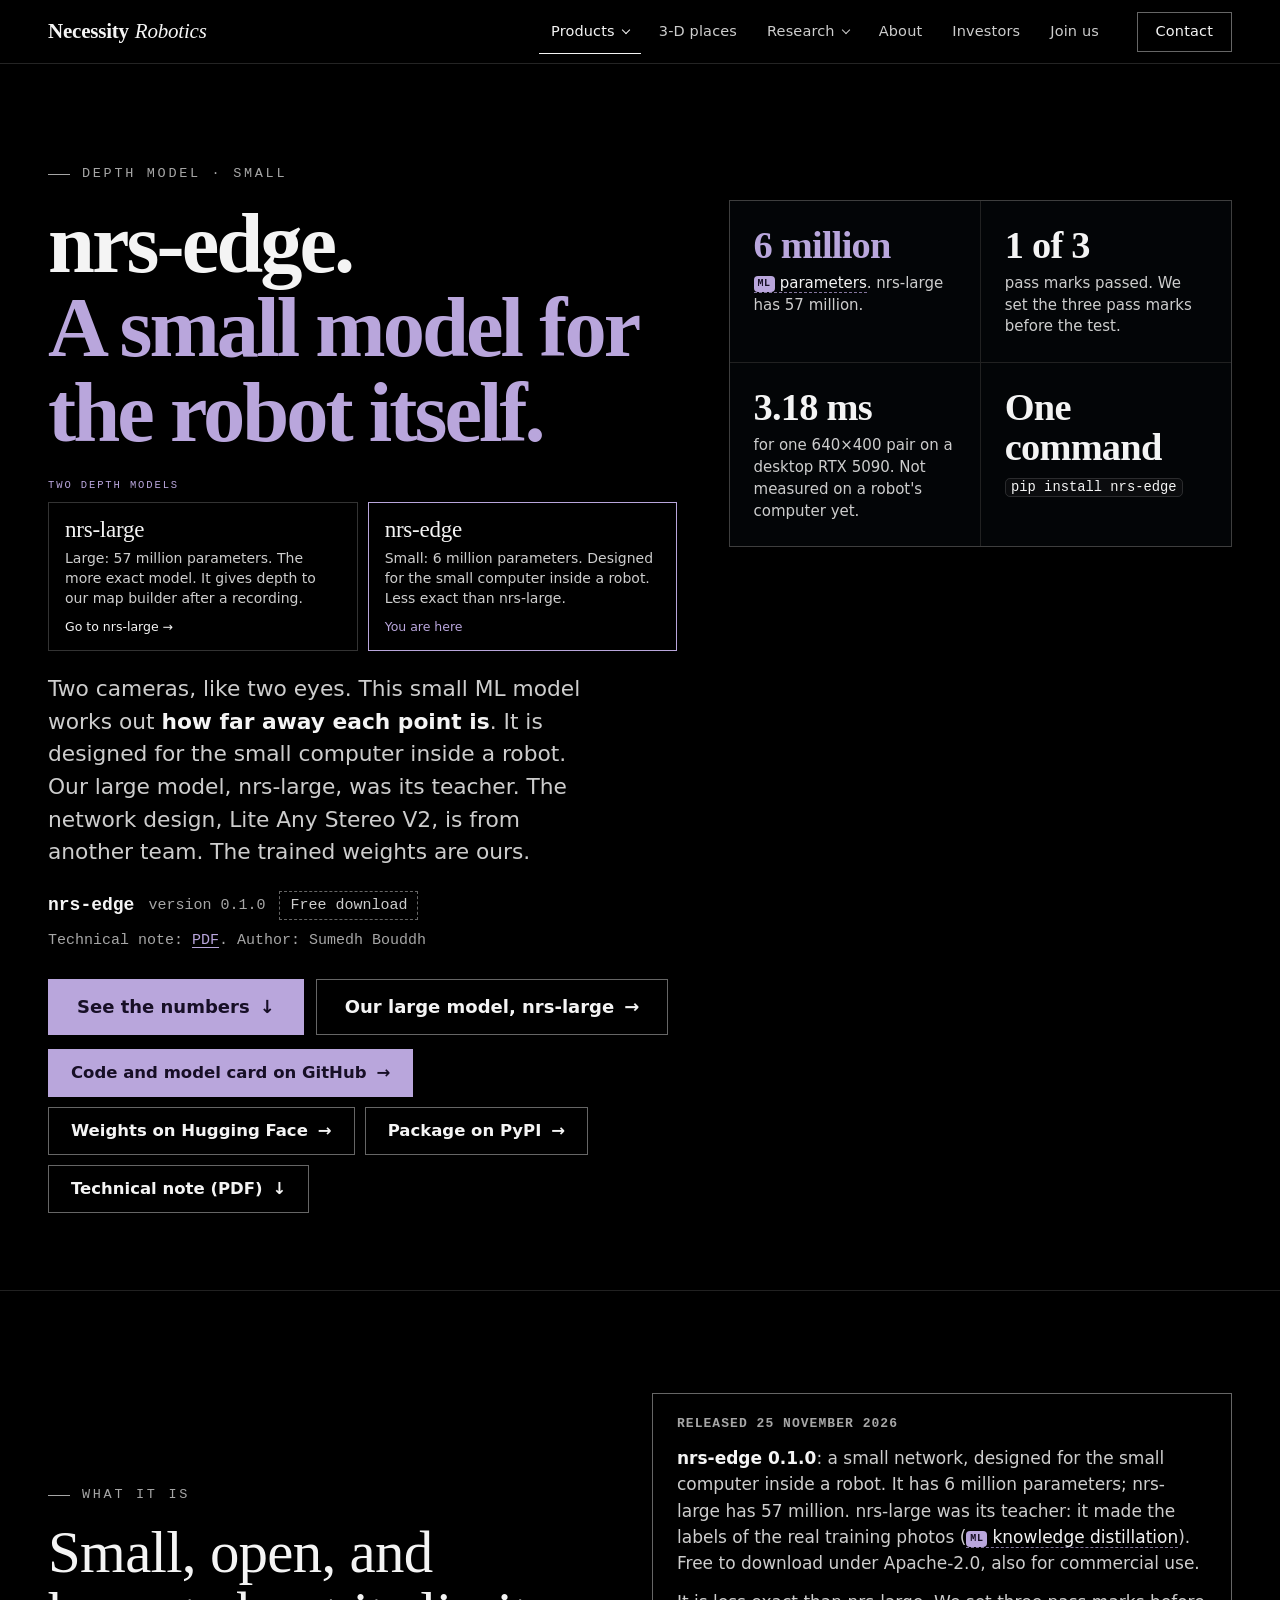
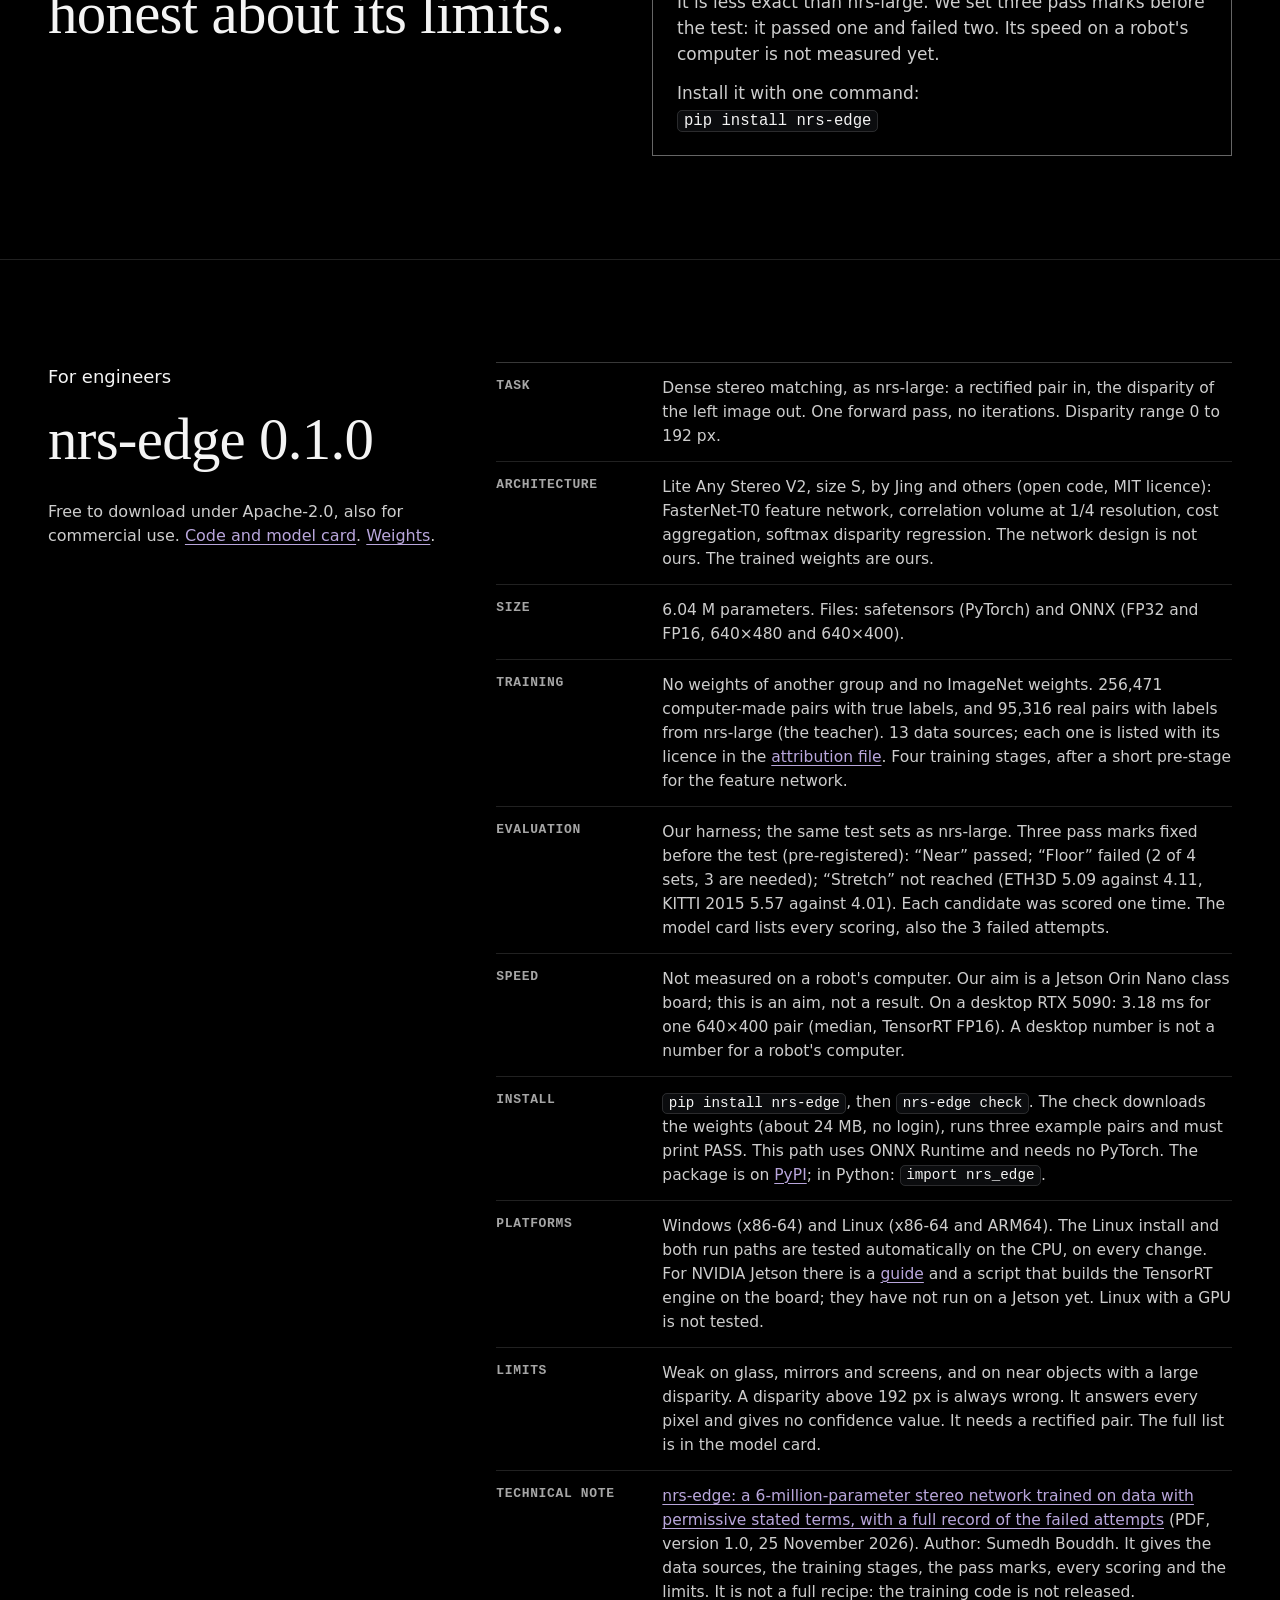
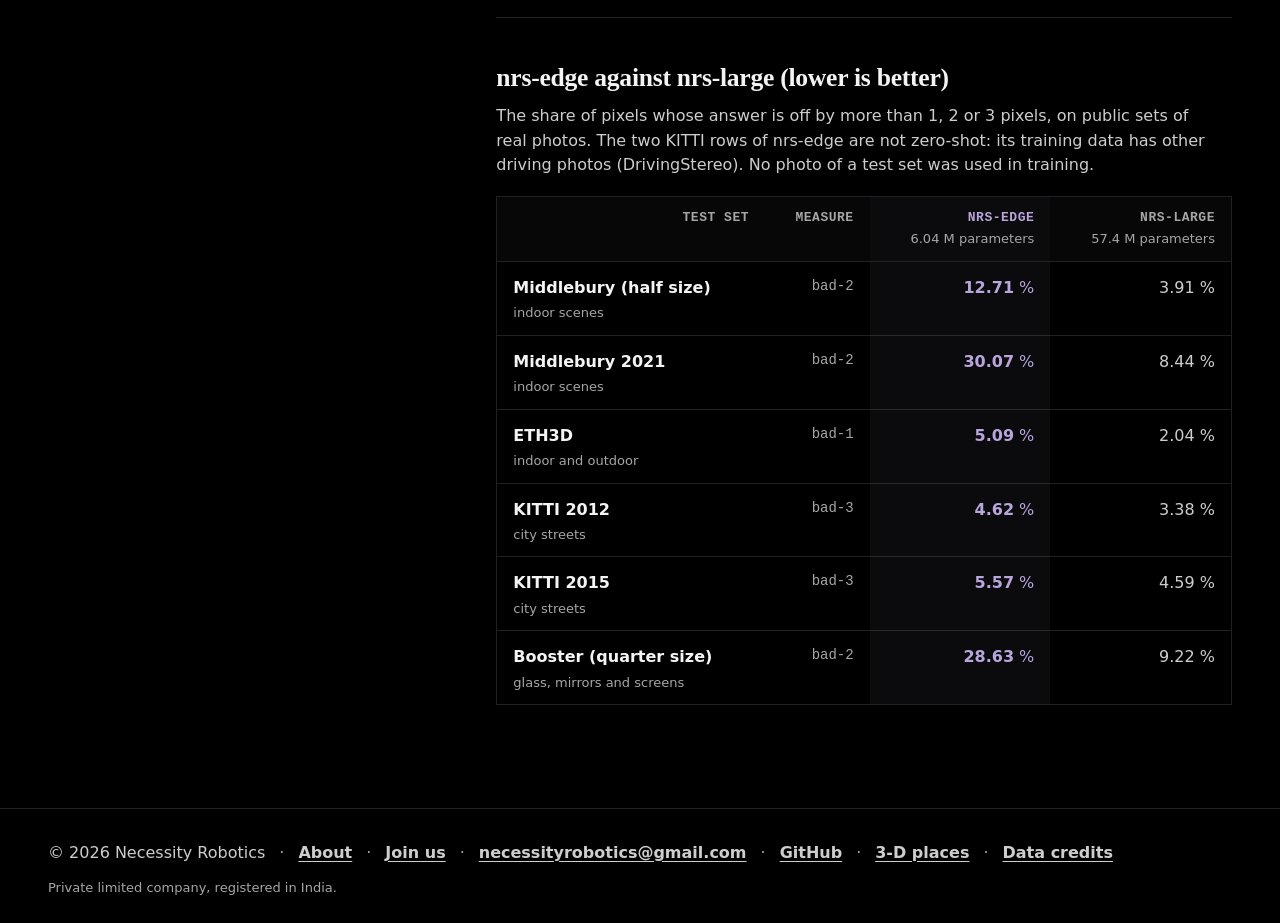
<file: nrs-edge.html>
<!doctype html>
<html lang="en">
<head>
  <meta charset="utf-8">
  <meta name="viewport" content="width=device-width, initial-scale=1, viewport-fit=cover">
  <style>@view-transition { navigation: auto; } @media (prefers-reduced-motion: reduce) { @view-transition { navigation: none; } }</style>
  <title>nrs-edge · Necessity Robotics</title>
  <meta name="description" content="nrs-edge: a small stereo depth model with 6 million parameters, designed for the small computer inside a robot. Free download under Apache-2.0.">
  <link rel="canonical" href="https://necessityrobotics.github.io/nrs-edge.html">
  <meta property="og:type" content="website">
  <meta property="og:site_name" content="Necessity Robotics">
  <meta property="og:title" content="nrs-edge · Necessity Robotics">
  <meta property="og:description" content="nrs-edge: a small stereo depth model with 6 million parameters, designed for the small computer inside a robot. Free download under Apache-2.0.">
  <meta property="og:url" content="https://necessityrobotics.github.io/nrs-edge.html">
  <meta property="og:image" content="https://necessityrobotics.github.io/img/share.jpg">
  <meta property="og:image:type" content="image/jpeg">
  <meta property="og:image:width" content="1200">
  <meta property="og:image:height" content="630">
  <meta property="og:image:alt" content="A street in India as a 3-D place, built from camera photos by our software. Not a video.">
  <meta name="twitter:card" content="summary_large_image">
  <meta name="theme-color" content="#000000">
  <link rel="icon" href="data:image/svg+xml,%3Csvg xmlns='http://www.w3.org/2000/svg' viewBox='0 0 32 32'%3E%3Crect width='32' height='32' rx='7' fill='%23000000'/%3E%3Ccircle cx='16' cy='16' r='8' fill='none' stroke='%23e8e0cf' stroke-width='2.6'/%3E%3Ccircle cx='16' cy='16' r='2.4' fill='%23f2f5fa'/%3E%3C/svg%3E">
  <link rel="stylesheet" href="css/site.css">
  <link rel="stylesheet" href="css/v4.css">
  <link rel="stylesheet" href="css/pages4.css">
  <link rel="stylesheet" href="css/x.css">
  <link rel="stylesheet" href="css/ml.css">
  <link rel="stylesheet" href="css/depth.css">
  <script type="module" src="js/v4/common.js"></script>
  <script type="module" src="js/x.js"></script>
<script>document.documentElement.dataset.acc = 'trio';(function(){try{var d=document.documentElement,q=new URLSearchParams(location.search),n=navigator,c=n.connection||{},s=q.get('still'),k=null;try{k=sessionStorage.getItem('nr-still');}catch(e){}var t=matchMedia('(hover: none), (pointer: coarse)').matches,ios=/iPhone|iPad|iPod/.test(n.userAgent)||(n.platform==='MacIntel'&&n.maxTouchPoints>1);var et=c.effectiveType||'',slow=c.saveData===true||/(^|-)2g$/.test(et)||(t&&(et==='3g'||(c.downlink>0&&c.downlink<1)));var weak=t&&((n.deviceMemory>0&&n.deviceMemory<=3)||(!ios&&n.hardwareConcurrency>0&&n.hardwareConcurrency<=4));if(s==='1'){d.classList.add('nr-still');d.classList.remove('f-drift');}}catch(e){}})();</script>
<link rel="stylesheet" href="css/recolour.css">
<link rel="stylesheet" href="css/v12.css">
<link rel="stylesheet" href="css/accent.css">
<link rel="stylesheet" href="css/fund.css">
</head>
<body class="dm v12">
<a class="skip" href="#main">Skip to the content</a>
<!-- gen:header -->
<header class="v4-head nr-head">
  <div class="wrap v4-head-in">
    <a class="wordmark v4-wordmark" href="./" aria-label="Necessity Robotics, home">Necessity <i>Robotics</i></a>
    <nav class="v4-nav nr-nav" id="v4-nav" aria-label="Main">
      <div class="nr-dd" data-dd="products">
        <button class="nr-dd-btn" type="button" aria-expanded="false" aria-controls="nr-dd-products" data-current>Products<span class="nr-chev" aria-hidden="true"></span></button>
        <div class="nr-dd-panel nr-dd-panel--2 fd-dd3" id="nr-dd-products">
          <p class="nr-dd-h">Products</p>
          <a class="nr-dd-item nr-dd-item--path" href="xclean.html"><span class="nr-dd-k">Live SLAM</span><span class="nr-dd-n">xclean</span><span class="nr-dd-t">Tells a robot where it is, from a stereo camera.</span><span class="nr-dd-s">Open source &middot; Apache-2.0</span></a>
          <a class="nr-dd-item nr-dd-item--ml" href="depth.html"><span class="nr-dd-k">Depth model &middot; large</span><span class="nr-dd-n">nrs-large</span><span class="nr-dd-t">How far away each point is, from two camera photos. Our larger, more exact model.</span><span class="nr-dd-s">57 million parameters &middot; Free download</span></a>
          <a class="nr-dd-item nr-dd-item--ml" href="nrs-edge.html" aria-current="page"><span class="nr-dd-k">Depth model &middot; small</span><span class="nr-dd-n">nrs-edge</span><span class="nr-dd-t">How far away each point is, in a small model for the computer inside a robot.</span><span class="nr-dd-s">6 million parameters &middot; Free download</span></a>
        </div>
      </div>
      <a class="nr-a" href="maps.html">3-D places</a>
      <div class="nr-dd" data-dd="research">
        <button class="nr-dd-btn" type="button" aria-expanded="false" aria-controls="nr-dd-research">Research<span class="nr-chev" aria-hidden="true"></span></button>
        <div class="nr-dd-panel" id="nr-dd-research">
          <p class="nr-dd-h">Research</p>
          <a class="nr-dd-item" href="results.html"><span class="nr-dd-n">Results</span><span class="nr-dd-t">Every route and every loss, in one table.</span></a>
          <a class="nr-dd-item" href="paper.html"><span class="nr-dd-n">Paper</span><span class="nr-dd-t">The method and the test protocol.</span></a>
        </div>
      </div>
      <a class="nr-a" href="about.html">About</a>
      <a class="nr-a" href="investors.html">Investors</a>
      <a class="nr-a" href="about.html#join">Join us</a>
      <a class="nr-a nr-a--contact" href="about.html#contact">Contact</a>
    </nav>
    <a class="nr-cta" href="about.html#contact">Contact</a>
    <button class="v4-menu-btn" type="button" aria-expanded="false" aria-controls="v4-nav"><span class="v4-menu-ico" aria-hidden="true"></span><span class="v4-menu-txt">Menu</span></button>
  </div>
</header>
<!-- /gen:header -->

<main id="main" class="v4-top" tabindex="-1">

  <!-- ============ nrs-edge has its own page: the visitor who picks nrs-edge sees nrs-edge only ============ -->
  <section class="dm-hero" aria-labelledby="ne-h1">
    <div class="wrap dm-hero-in">
      <div class="dm-hero-t">
        <p class="eyebrow">Depth model &middot; small</p>
        <h1 id="ne-h1"><span>nrs-edge.</span> <span>A small model for the robot itself.</span></h1>
        <nav class="fd-models" aria-label="Our two depth models">
          <p class="fd-models-l">Two depth models</p>
          <a class="fd-model" href="depth.html"><b>nrs-large</b><span>Large: 57 million parameters. The more exact model. It gives depth to our map builder after a recording.</span><i>Go to nrs-large <span aria-hidden="true">&rarr;</span></i></a>
          <div class="fd-model is-here" aria-current="true"><b>nrs-edge</b><span>Small: 6 million parameters. Designed for the small computer inside a robot. Less exact than nrs-large.</span><i>You are here</i></div>
        </nav>
        <p class="dm-lead">Two cameras, like two eyes. This small ML model works out <b>how far away each point is</b>. It is designed for the small computer inside a robot. Our large model, nrs-large, was its teacher. The network design, Lite Any Stereo V2, is from another team. The trained weights are ours.</p>
        <p class="dm-name"><b>nrs-edge</b> <span>version 0.1.0</span> <span class="dm-rel">Free download</span> <span>Technical note: <a href="papers/nrs_edge_note.pdf">PDF</a>. Author: Sumedh Bouddh</span></p>
        <div class="dm-cta">
          <a class="btn btn--ion btn--lg" href="#numbers">See the numbers <span aria-hidden="true">&darr;</span></a>
          <a class="btn btn--lg" href="depth.html">Our large model, nrs-large <span class="arr" aria-hidden="true">&rarr;</span></a>
        </div>
        <div class="dm-dl">
          <a class="btn btn--ion" href="https://github.com/necessityrobotics/nrs-edge" rel="noopener">Code and model card on GitHub <span class="arr" aria-hidden="true">&rarr;</span></a>
          <a class="btn" href="https://huggingface.co/Pyassahu/nrs-edge" rel="noopener">Weights on Hugging Face <span class="arr" aria-hidden="true">&rarr;</span></a>
          <a class="btn" href="https://pypi.org/project/nrs-edge/" rel="noopener">Package on PyPI <span class="arr" aria-hidden="true">&rarr;</span></a>
          <a class="btn" href="papers/nrs_edge_note.pdf">Technical note (PDF) <span class="arr" aria-hidden="true">&darr;</span></a>
        </div>
      </div>
      <ul class="dm-specs" aria-label="The model in numbers">
        <li><b>6 million</b><span><dfn class="ml" tabindex="0" data-def="The numbers inside the network that training adjusts, one small step at a time.">parameters</dfn>. nrs-large has 57 million.</span></li>
        <li><b>1 of 3</b><span>pass marks passed. We set the three pass marks before the test.</span></li>
        <li><b>3.18 ms</b><span>for one 640&times;400 pair on a desktop RTX 5090. Not measured on a robot's computer yet.</span></li>
        <li><b>One command</b><span><code style="white-space: nowrap">pip install nrs-edge</code></span></li>
      </ul>
    </div>
  </section>

  <!-- ============ what it is, and what it is not (the text of the released card, unchanged) ============ -->
  <section class="dm-sec dm-next" id="what" aria-labelledby="ne-what-h">
    <div class="wrap dm-next-in">
      <div>
        <p class="eyebrow">What it is</p>
        <h2 class="h4-h2" id="ne-what-h">Small, open, and honest about its limits.</h2>
      </div>
      <div class="dm-next-card dm-next-card--out">
        <p class="dm-next-l">Released 25 November 2026</p>
        <p><b>nrs-edge 0.1.0</b>: a small network, designed for the small computer inside a robot. It has 6 million parameters; nrs-large has 57 million. nrs-large was its teacher: it made the labels of the real training photos (<dfn class="ml" tabindex="0" data-def="A big model labels data; a small model learns to copy its answers.">knowledge distillation</dfn>). Free to download under Apache-2.0, also for commercial use.</p>
        <p>It is less exact than nrs-large. We set three pass marks before the test: it passed one and failed two. Its speed on a robot's computer is not measured yet.</p>
        <p>Install it with one command:<br><code style="white-space: nowrap">pip install nrs-edge</code></p>
      </div>
    </div>
  </section>

  <!-- ============ engineers: the block that stood at the end of the Depth page, moved here unchanged ============ -->
  <section class="dm-sec dm-eng" id="engineers" aria-labelledby="dm-edge-h">
    <div class="wrap dm-eng-in" id="edge-eng">
      <div>
        <p class="h4-eng-l">For engineers</p>
        <h2 class="h4-h2" id="dm-edge-h">nrs-edge 0.1.0</h2>
        <p class="dm-release">Free to download under Apache-2.0, also for commercial use. <a href="https://github.com/necessityrobotics/nrs-edge" rel="noopener">Code and model card</a>. <a href="https://huggingface.co/Pyassahu/nrs-edge" rel="noopener">Weights</a>.</p>
      </div>
      <div>
        <dl class="dm-spec">
          <div><dt>Task</dt><dd>Dense stereo matching, as nrs-large: a rectified pair in, the disparity of the left image out. One forward pass, no iterations. Disparity range 0 to 192 px.</dd></div>
          <div><dt>Architecture</dt><dd>Lite Any Stereo V2, size S, by Jing and others (open code, MIT licence): FasterNet-T0 feature network, correlation volume at 1/4 resolution, cost aggregation, softmax disparity regression. The network design is not ours. The trained weights are ours.</dd></div>
          <div><dt>Size</dt><dd>6.04 M parameters. Files: safetensors (PyTorch) and ONNX (FP32 and FP16, 640&times;480 and 640&times;400).</dd></div>
          <div><dt>Training</dt><dd>No weights of another group and no ImageNet weights. 256,471 computer-made pairs with true labels, and 95,316 real pairs with labels from nrs-large (the teacher). 13 data sources; each one is listed with its licence in the <a href="https://github.com/necessityrobotics/nrs-edge/blob/main/ATTRIBUTION.md" rel="noopener">attribution file</a>. Four training stages, after a short pre-stage for the feature network.</dd></div>
          <div><dt>Evaluation</dt><dd>Our harness; the same test sets as nrs-large. Three pass marks fixed before the test (pre-registered): &ldquo;Near&rdquo; passed; &ldquo;Floor&rdquo; failed (2 of 4 sets, 3 are needed); &ldquo;Stretch&rdquo; not reached (ETH3D 5.09 against 4.11, KITTI 2015 5.57 against 4.01). Each candidate was scored one time. The model card lists every scoring, also the 3 failed attempts.</dd></div>
          <div><dt>Speed</dt><dd>Not measured on a robot's computer. Our aim is a Jetson Orin Nano class board; this is an aim, not a result. On a desktop RTX 5090: 3.18 ms for one 640&times;400 pair (median, TensorRT FP16). A desktop number is not a number for a robot's computer.</dd></div>
          <div><dt>Install</dt><dd><code>pip install nrs-edge</code>, then <code>nrs-edge check</code>. The check downloads the weights (about 24 MB, no login), runs three example pairs and must print PASS. This path uses ONNX Runtime and needs no PyTorch. The package is on <a href="https://pypi.org/project/nrs-edge/" rel="noopener">PyPI</a>; in Python: <code>import nrs_edge</code>.</dd></div>
          <div><dt>Platforms</dt><dd>Windows (x86-64) and Linux (x86-64 and ARM64). The Linux install and both run paths are tested automatically on the CPU, on every change. For NVIDIA Jetson there is a <a href="https://github.com/necessityrobotics/nrs-edge/blob/main/docs/LINUX_JETSON.md" rel="noopener">guide</a> and a script that builds the TensorRT engine on the board; they have not run on a Jetson yet. Linux with a GPU is not tested.</dd></div>
          <div><dt>Limits</dt><dd>Weak on glass, mirrors and screens, and on near objects with a large disparity. A disparity above 192 px is always wrong. It answers every pixel and gives no confidence value. It needs a rectified pair. The full list is in the model card.</dd></div>
          <div><dt>Technical note</dt><dd><a href="papers/nrs_edge_note.pdf">nrs-edge: a 6-million-parameter stereo network trained on data with permissive stated terms, with a full record of the failed attempts</a> (PDF, version 1.0, 25 November 2026). Author: Sumedh Bouddh. It gives the data sources, the training stages, the pass marks, every scoring and the limits. It is not a full recipe: the training code is not released.</dd></div>
        </dl>
        <h3 class="dm-h3" id="numbers">nrs-edge against nrs-large (lower is better)</h3>
        <p class="dm-small">The share of pixels whose answer is off by more than 1, 2 or 3 pixels, on public sets of real photos. The two KITTI rows of nrs-edge are not zero-shot: its training data has other driving photos (DrivingStereo). No photo of a test set was used in training.</p>
        <div class="dm-tablewrap"><table class="dm-table">
          <caption class="v4-sr">Error of nrs-edge and nrs-large on public test sets. Lower is better.</caption>
          <thead><tr><th scope="col">Test set</th><th scope="col">Measure</th><th scope="col" class="dm-ours">nrs-edge<span>6.04 M parameters</span></th><th scope="col">nrs-large<span>57.4 M parameters</span></th></tr></thead>
          <tbody>
            <tr><th scope="row">Middlebury (half size)<span>indoor scenes</span></th><td class="dm-metric">bad-2</td><td class="dm-ours"><b>12.71</b> %</td><td>3.91 %</td></tr>
            <tr><th scope="row">Middlebury 2021<span>indoor scenes</span></th><td class="dm-metric">bad-2</td><td class="dm-ours"><b>30.07</b> %</td><td>8.44 %</td></tr>
            <tr><th scope="row">ETH3D<span>indoor and outdoor</span></th><td class="dm-metric">bad-1</td><td class="dm-ours"><b>5.09</b> %</td><td>2.04 %</td></tr>
            <tr><th scope="row">KITTI 2012<span>city streets</span></th><td class="dm-metric">bad-3</td><td class="dm-ours"><b>4.62</b> %</td><td>3.38 %</td></tr>
            <tr><th scope="row">KITTI 2015<span>city streets</span></th><td class="dm-metric">bad-3</td><td class="dm-ours"><b>5.57</b> %</td><td>4.59 %</td></tr>
            <tr><th scope="row">Booster (quarter size)<span>glass, mirrors and screens</span></th><td class="dm-metric">bad-2</td><td class="dm-ours"><b>28.63</b> %</td><td>9.22 %</td></tr>
          </tbody>
        </table></div>
      </div>
    </div>
  </section>

</main>
<!-- gen:footer -->
<footer class="foot v4-foot">
  <div class="wrap">
    <p><span>&copy; 2026 Necessity Robotics</span><span class="dot" aria-hidden="true">&middot;</span><a href="about.html">About</a><span class="dot" aria-hidden="true">&middot;</span><a href="about.html#join">Join us</a><span class="dot" aria-hidden="true">&middot;</span><a href="mailto:necessityrobotics@gmail.com">necessityrobotics@gmail.com</a><span class="dot" aria-hidden="true">&middot;</span><a href="https://github.com/necessityrobotics">GitHub</a><span class="dot" aria-hidden="true">&middot;</span><a href="maps.html">3-D places</a><span class="dot" aria-hidden="true">&middot;</span><a href="credits.html">Data credits</a></p>
    <p class="fd-legal">Private limited company, registered in India.</p>
  </div>
</footer>
<!-- /gen:footer -->
<script>/* a link with a #part lands on that part, also when the page above it changes height after the first jump */(function(){try{if(location.hash.length<2)return;var id=decodeURIComponent(location.hash.slice(1)),moved=false,stop=function(){moved=true;};['wheel','touchmove','keydown','pointerdown'].forEach(function(e){addEventListener(e,stop,{passive:true,once:true});});var go=function(){if(moved)return;var t=document.getElementById(id);if(!t)return;var pad=parseFloat(getComputedStyle(document.documentElement).scrollPaddingTop)||0;if(Math.abs(t.getBoundingClientRect().top-pad)>4)t.scrollIntoView({block:'start'});};var run=function(){go();[300,900,1800,3200].forEach(function(ms){setTimeout(go,ms);});};if(document.readyState==='complete')run();else addEventListener('load',run);if(document.fonts&&document.fonts.ready)document.fonts.ready.then(go);}catch(e){}})();</script>
</body>
</html>
</file>
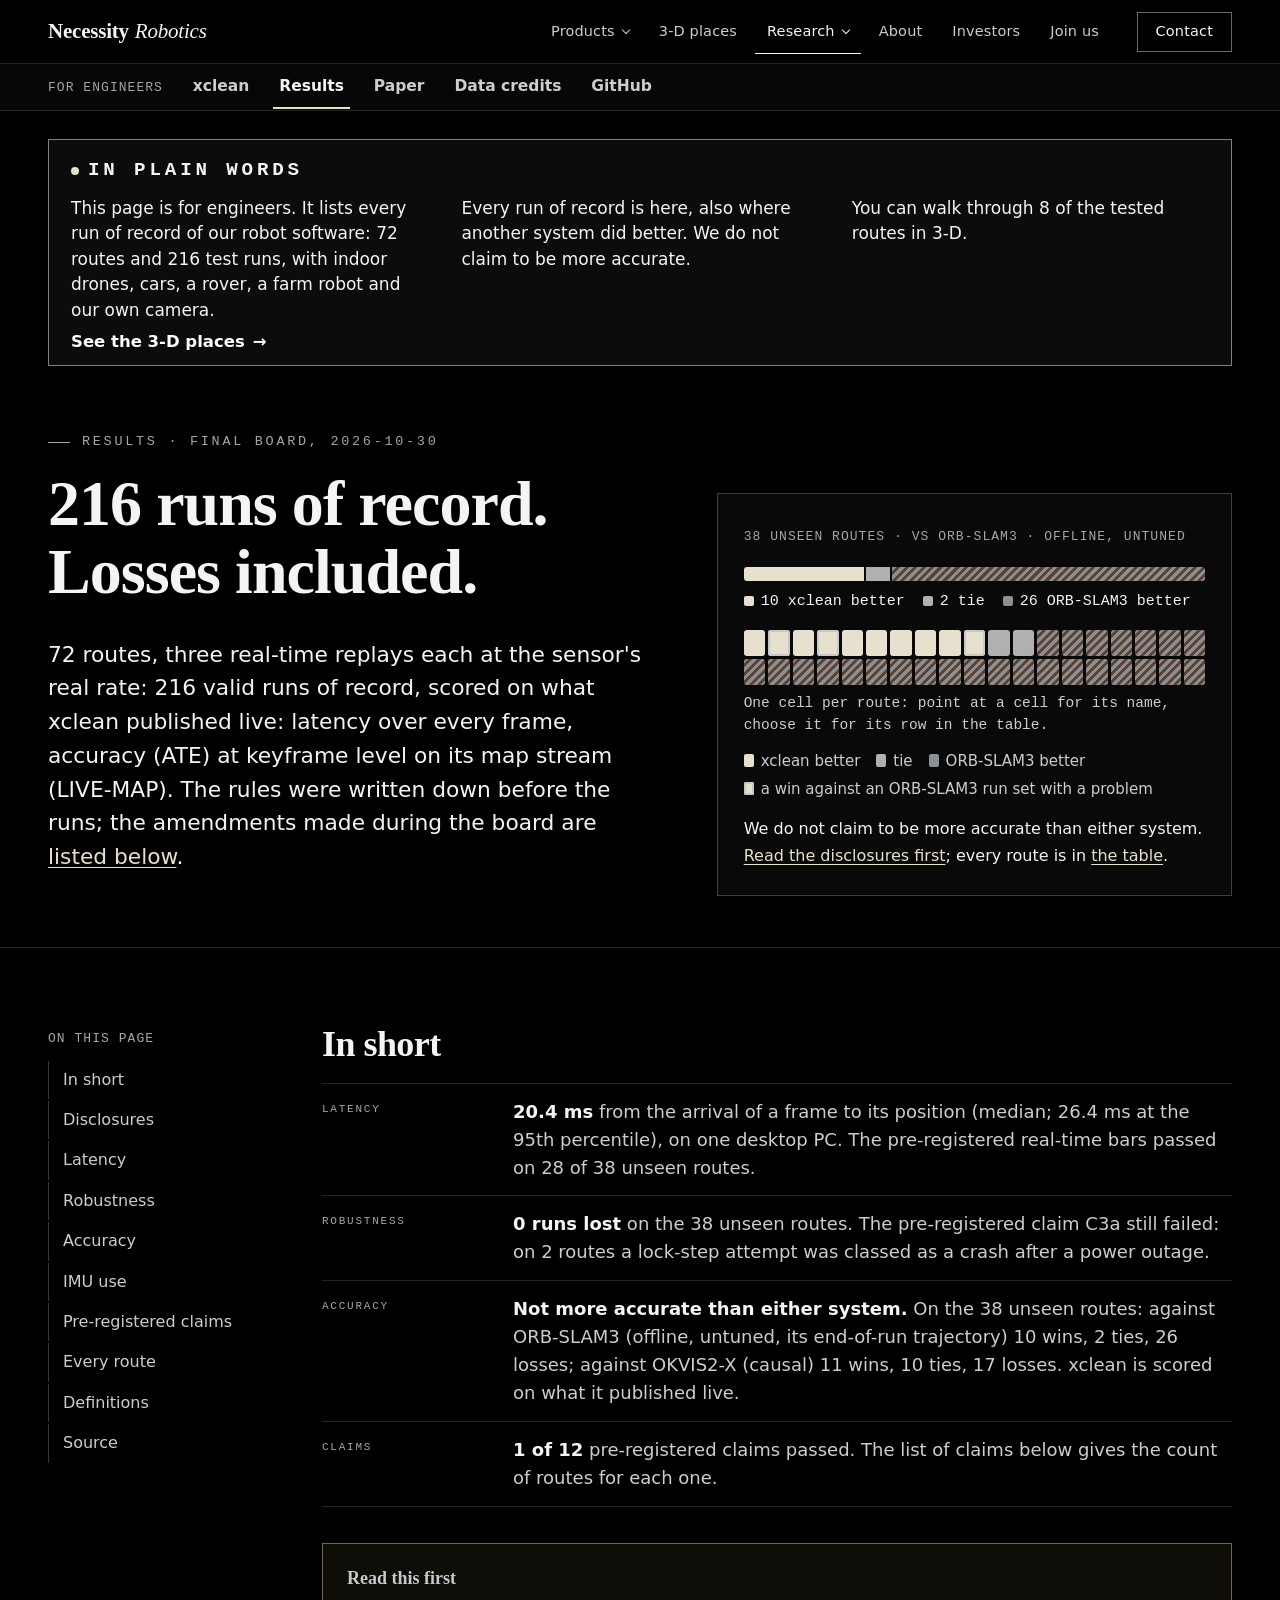
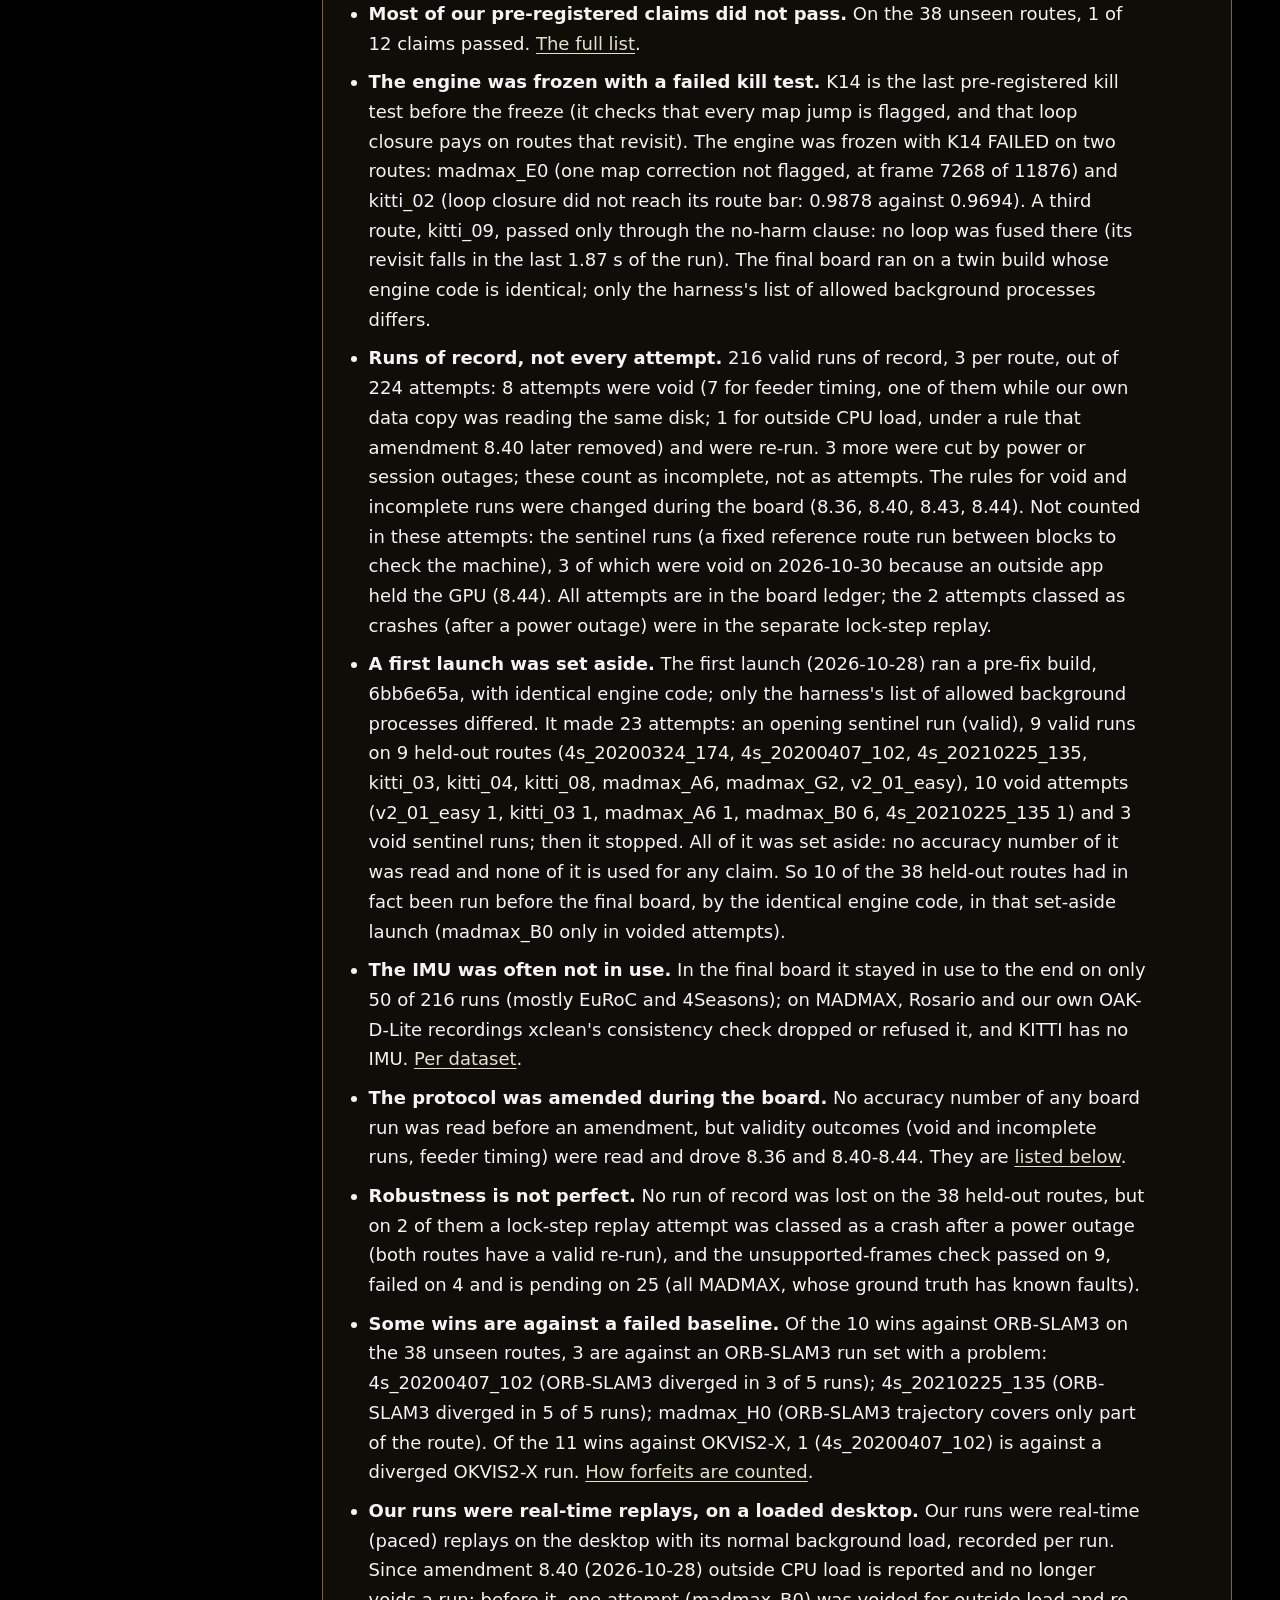
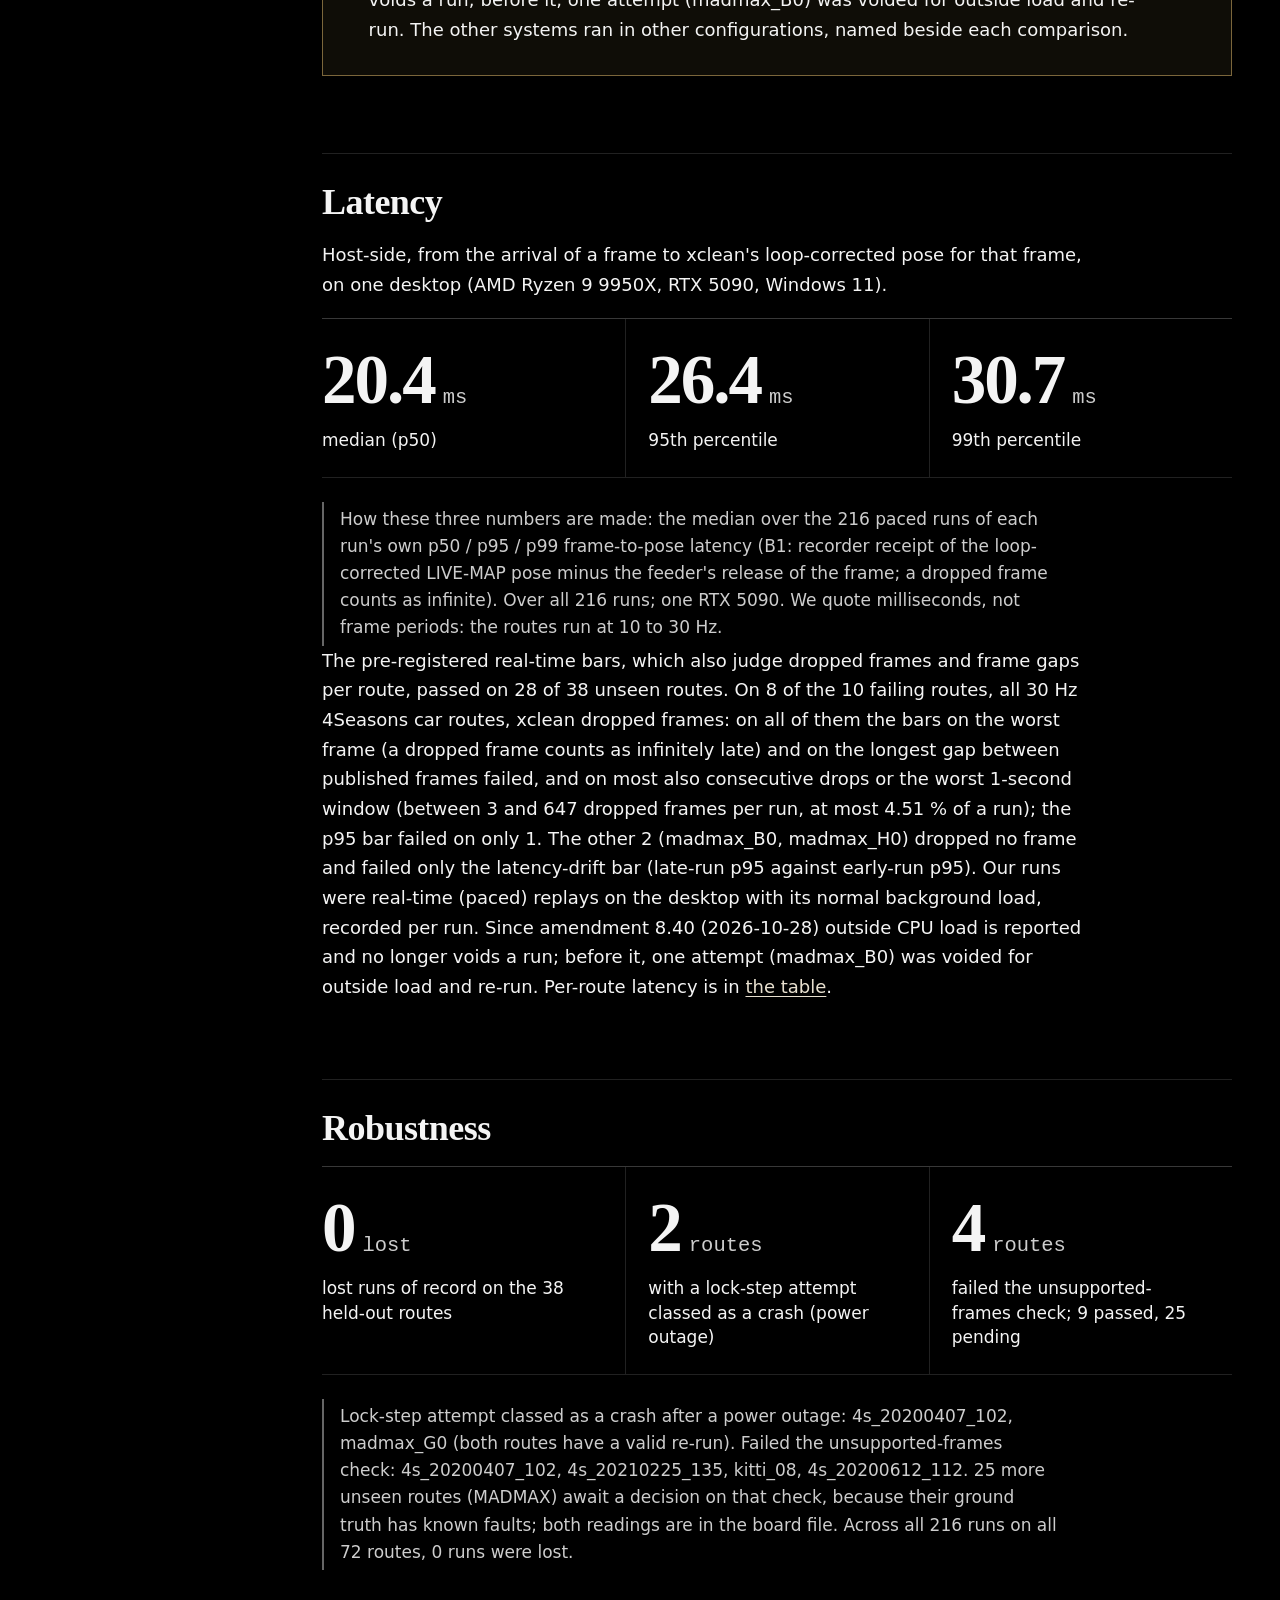
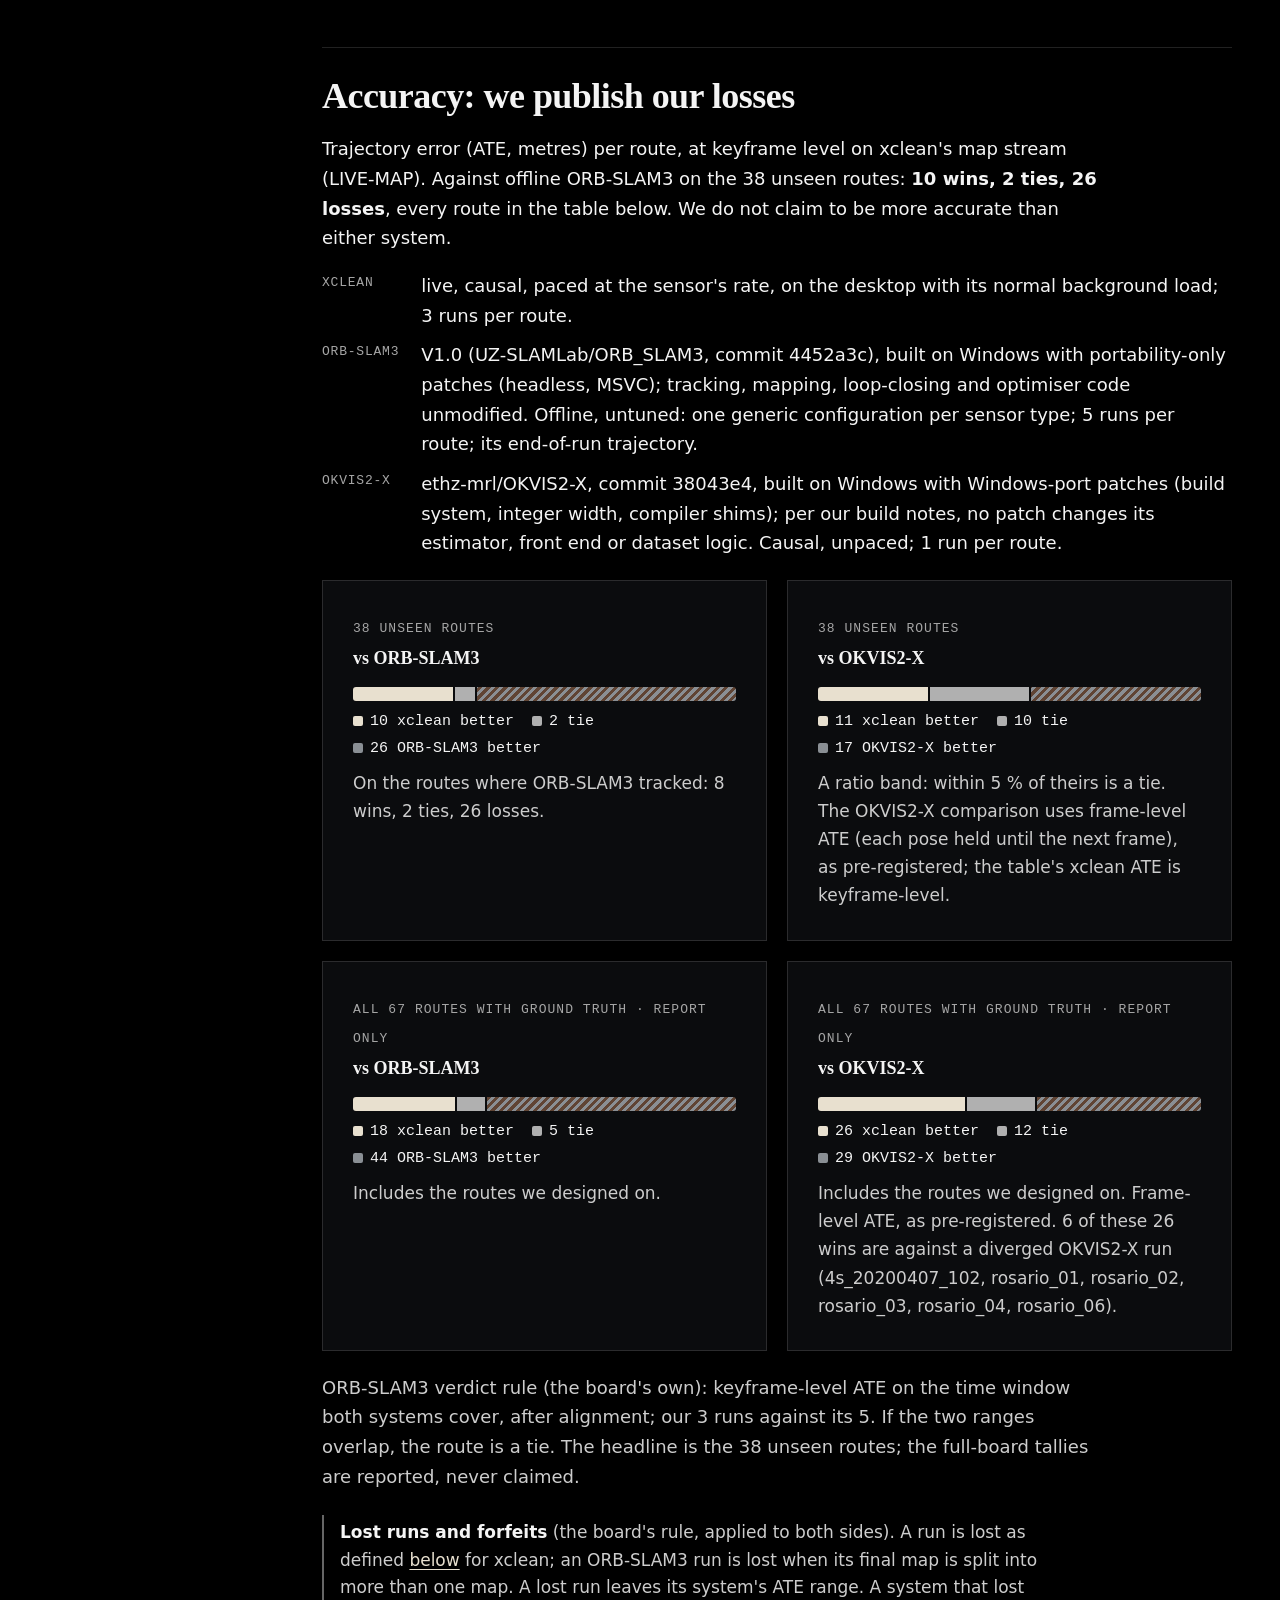
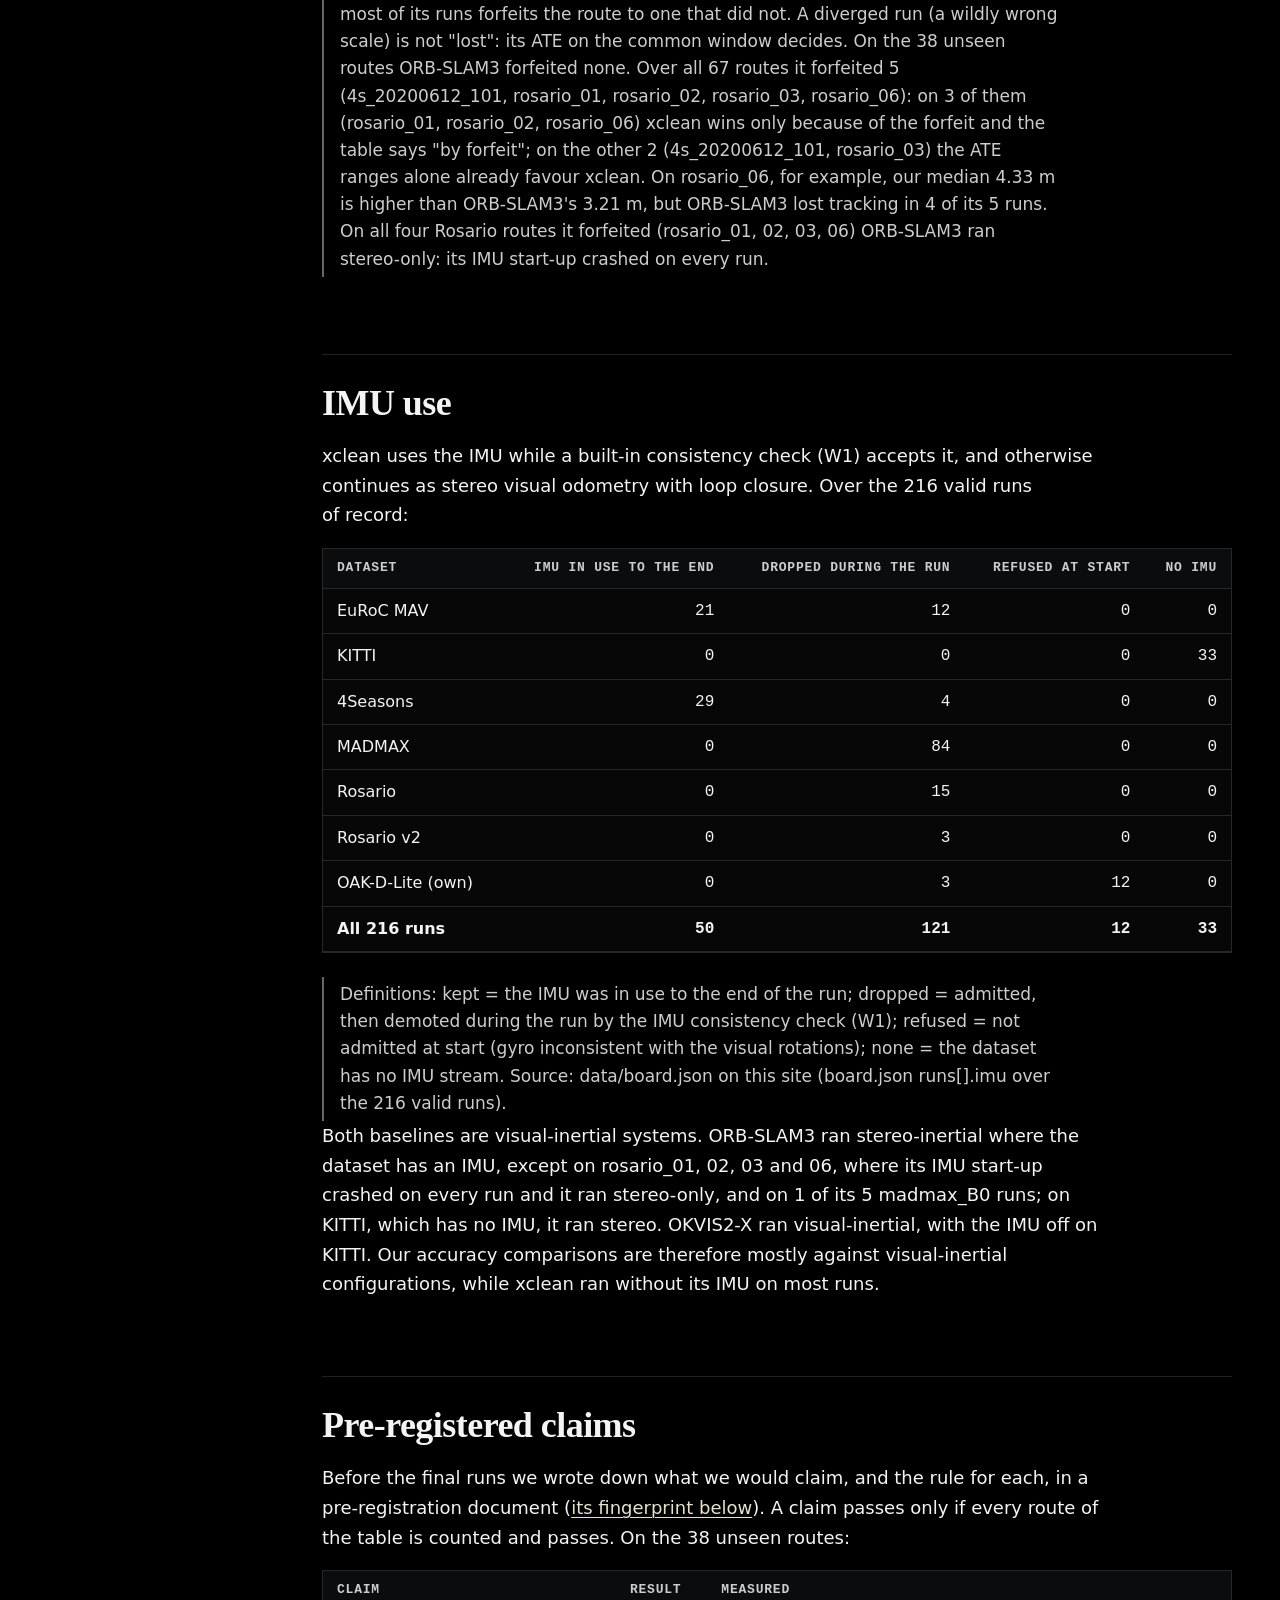
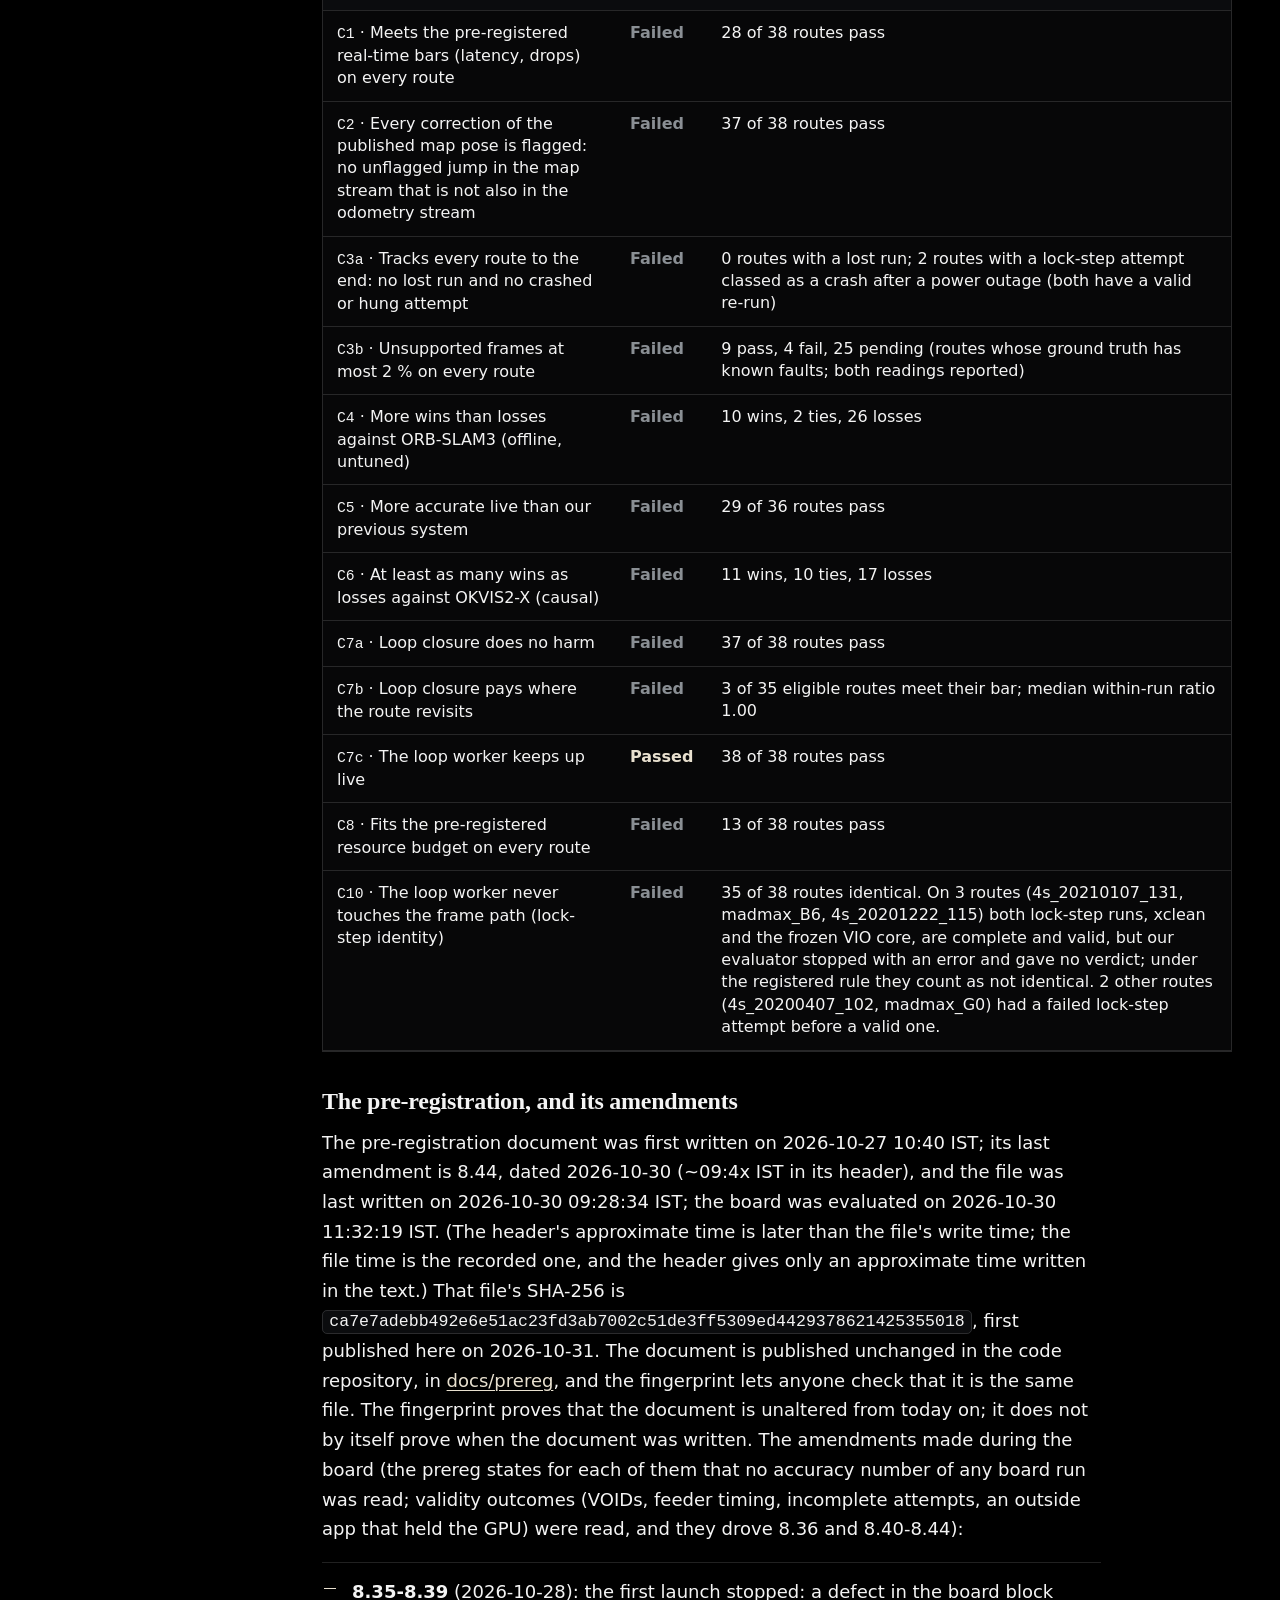
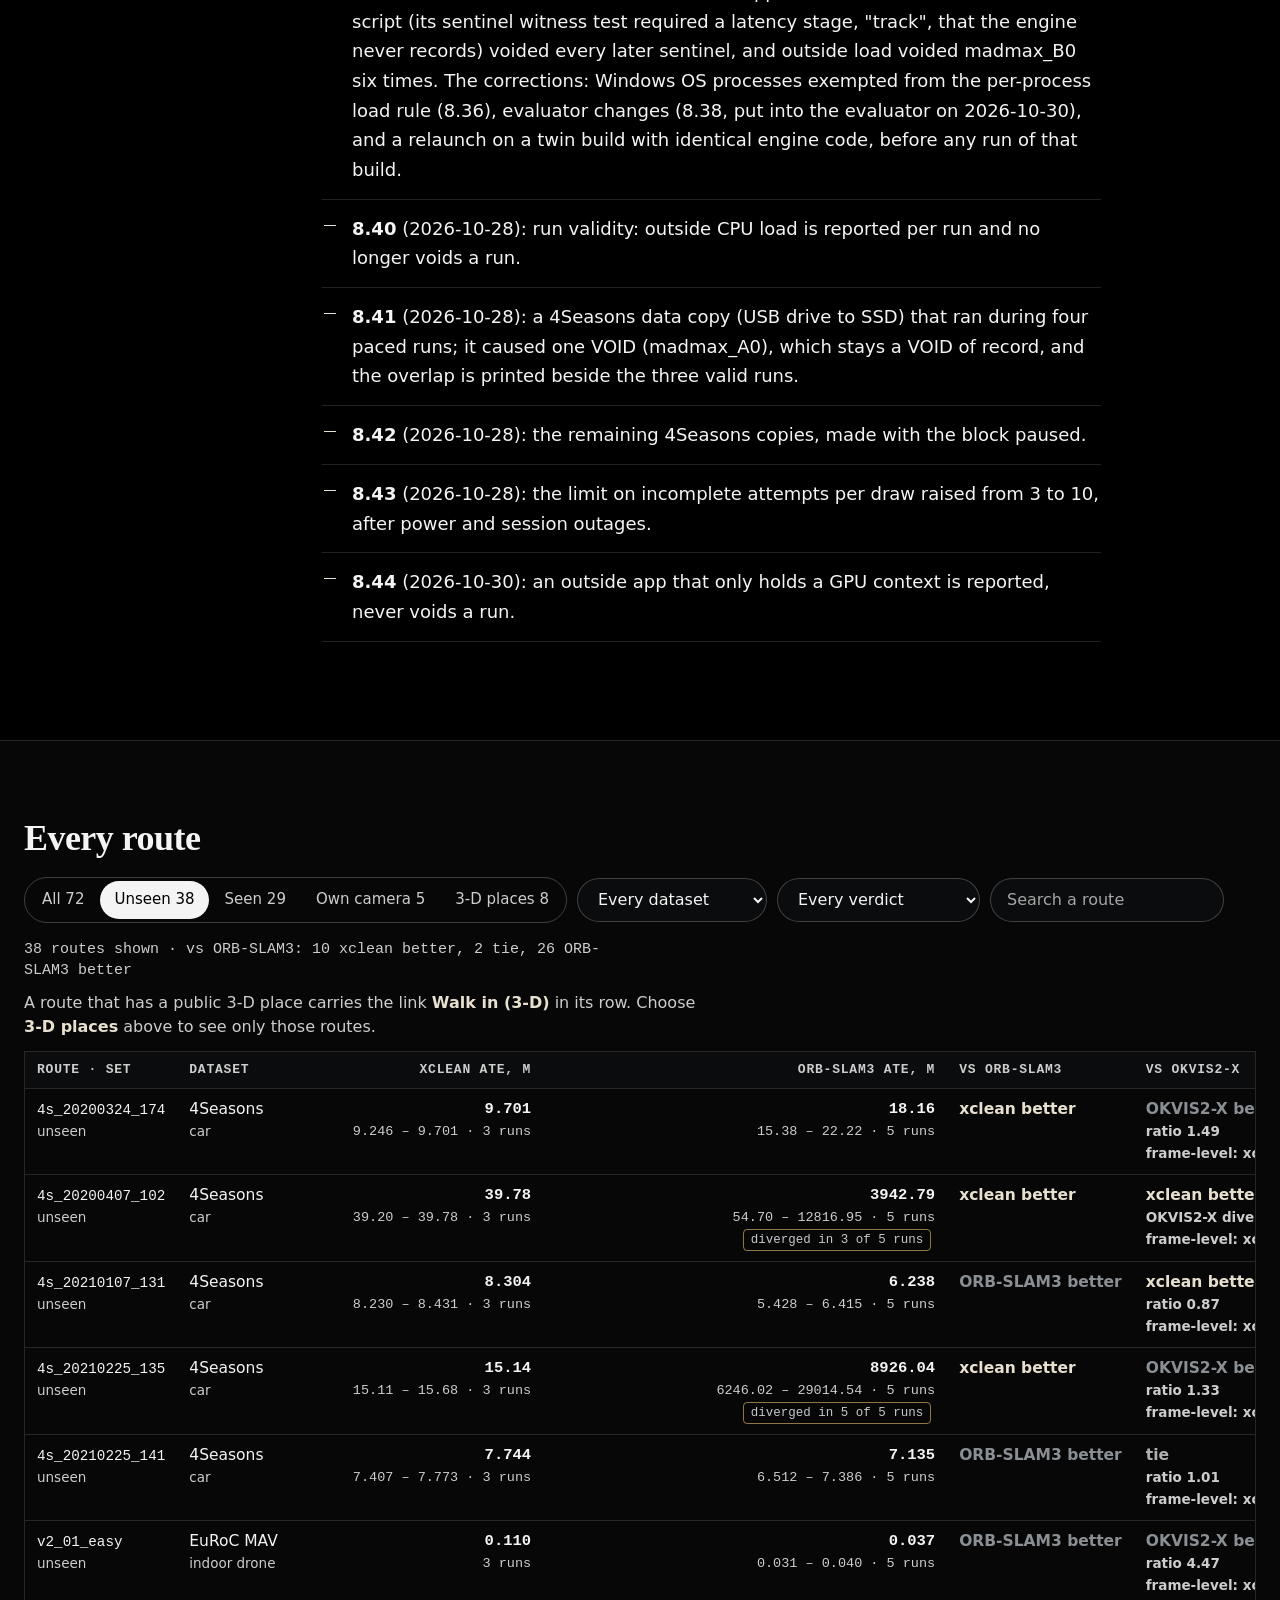
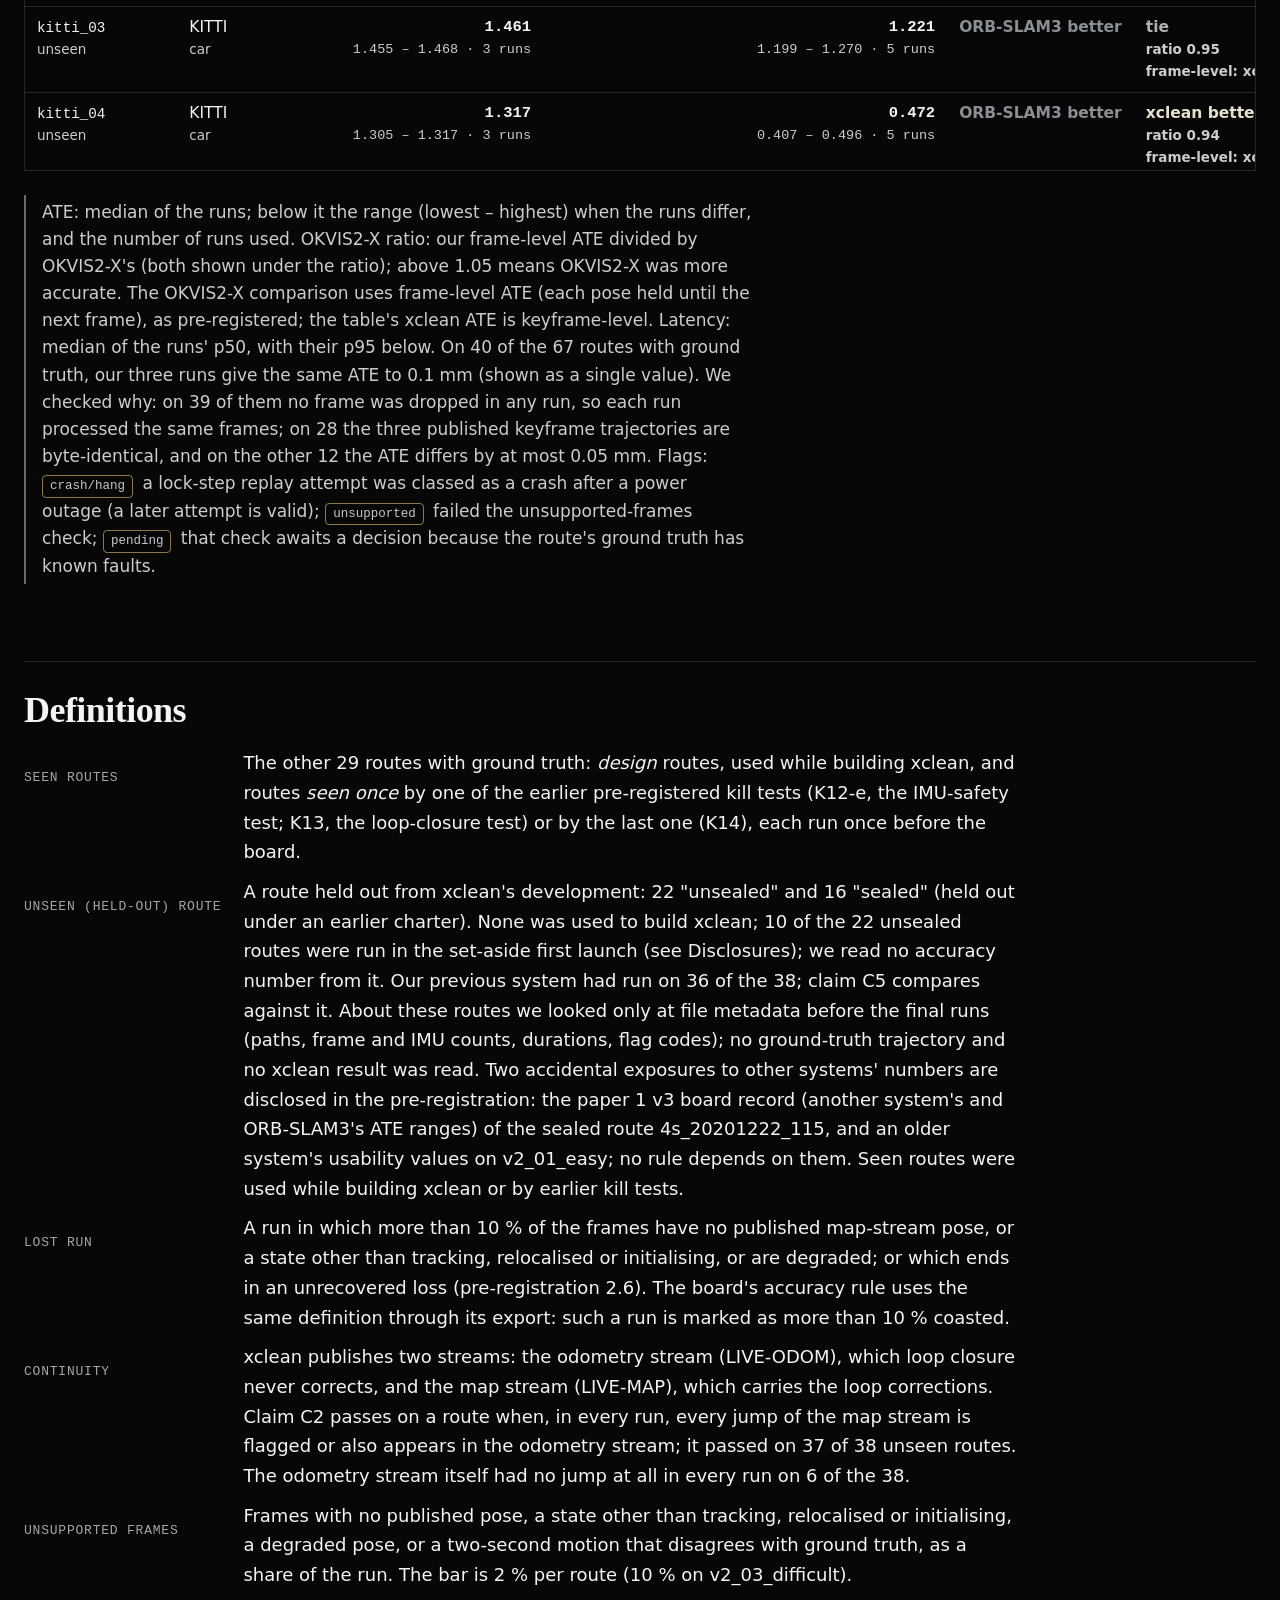
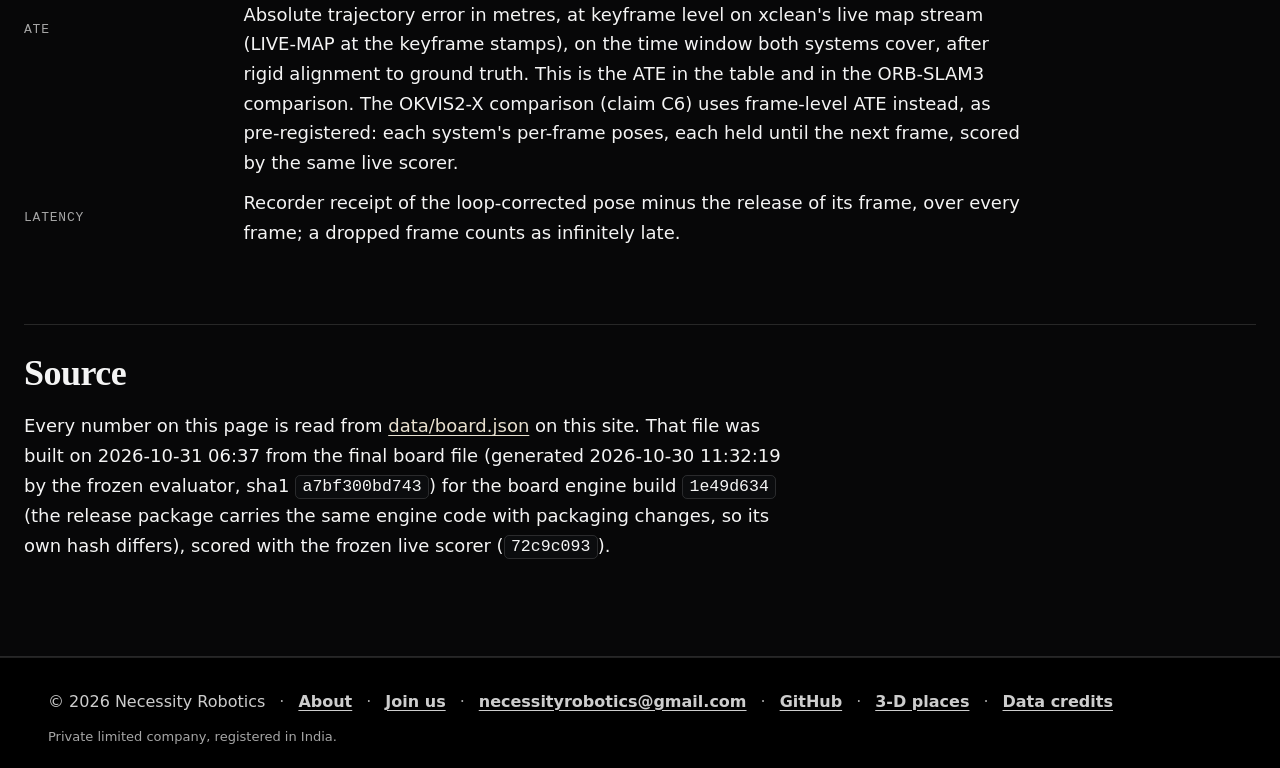
<file: results.html>
<!doctype html>
<html lang="en">
<head>
  <meta charset="utf-8">
  <meta name="viewport" content="width=device-width, initial-scale=1, viewport-fit=cover">
  <!-- page-to-page cross-fade opt-in, inline so it holds from the first style pass (site.css repeats it): without it the
       incoming page can be styled before site.css arrives, and Chrome aborts the transition with an uncaught InvalidStateError -->
  <style>@view-transition { navigation: auto; } @media (prefers-reduced-motion: reduce) { @view-transition { navigation: none; } }</style>
  <title>Results · Necessity Robotics</title>
  <meta name="description" content="xclean's final board: 72 routes, 216 real-time replays, latency, robustness and accuracy against ORB-SLAM3 and OKVIS2-X, wins and losses, every route.">
  <!-- sharing: absolute URLs (GitHub Pages); the card image is the home page's poster (our recording, CC BY 4.0) -->
  <link rel="canonical" href="https://necessityrobotics.github.io/results.html">
  <meta property="og:type" content="website">
  <meta property="og:site_name" content="Necessity Robotics">
  <meta property="og:title" content="Results · Necessity Robotics">
  <meta property="og:description" content="xclean's final board: 72 routes, 216 real-time replays, latency, robustness and accuracy against ORB-SLAM3 and OKVIS2-X, wins and losses, every route.">
  <meta property="og:url" content="https://necessityrobotics.github.io/results.html">
  <meta property="og:image" content="https://necessityrobotics.github.io/img/share.jpg">
  <meta property="og:image:type" content="image/jpeg">
  <meta property="og:image:width" content="1200">
  <meta property="og:image:height" content="630">
  <meta property="og:image:alt" content="Our 3-D map of a street in India (route oak_161834), rendered from xclean's camera poses; not camera video.">
  <meta name="twitter:card" content="summary_large_image">
  <meta name="theme-color" content="#000000">
  <link rel="icon" href="data:image/svg+xml,%3Csvg xmlns='http://www.w3.org/2000/svg' viewBox='0 0 32 32'%3E%3Crect width='32' height='32' rx='7' fill='%23000000'/%3E%3Ccircle cx='16' cy='16' r='8' fill='none' stroke='%23e8e0cf' stroke-width='2.6'/%3E%3Ccircle cx='16' cy='16' r='2.4' fill='%23f2f5fa'/%3E%3C/svg%3E">
  <!-- integrator: the page's first data, fetched at once and handed to getJSON() (js/site.js). WebKit (Safari and every
       iOS browser) never reused a <link rel=preload as=fetch> answer for fetch(): it downloaded each file twice -->
  <script>window.__nrPre = Object.fromEntries(['data/board.json'].map(u => [u, fetch(u).catch(() => null)]));</script>
  <link rel="stylesheet" href="css/site.css">
  <link rel="stylesheet" href="css/pages.css">
  <link rel="stylesheet" href="css/v4.css">
  <link rel="stylesheet" href="css/pages4.css">
  <link rel="stylesheet" href="css/x.css">
  <script type="module" src="js/v4/common.js"></script>
  <script type="module" src="js/x.js"></script>
  <script type="module" src="js/site.js"></script>
  <script type="module" src="js/results.js"></script>
<script>document.documentElement.dataset.acc = 'trio';(function(){try{var d=document.documentElement,q=new URLSearchParams(location.search),n=navigator,c=n.connection||{},s=q.get('still'),k=null;try{k=sessionStorage.getItem('nr-still');}catch(e){}var t=matchMedia('(hover: none), (pointer: coarse)').matches,ios=/iPhone|iPad|iPod/.test(n.userAgent)||(n.platform==='MacIntel'&&n.maxTouchPoints>1);var et=c.effectiveType||'',slow=c.saveData===true||/(^|-)2g$/.test(et)||(t&&(et==='3g'||(c.downlink>0&&c.downlink<1)));var weak=t&&((n.deviceMemory>0&&n.deviceMemory<=3)||(!ios&&n.hardwareConcurrency>0&&n.hardwareConcurrency<=4));if(s==='1'){d.classList.add('nr-still');d.classList.remove('f-drift');}}catch(e){}})();</script>
<link rel="stylesheet" href="css/recolour.css">
<link rel="stylesheet" href="css/v12.css">
<link rel="stylesheet" href="css/accent.css">
<link rel="stylesheet" href="css/fund.css">
</head>
<body class="v12">
<a class="skip" href="#main">Skip to content</a>
<!-- gen:header -->
<header class="v4-head nr-head">
  <div class="wrap v4-head-in">
    <a class="wordmark v4-wordmark" href="./" aria-label="Necessity Robotics, home">Necessity <i>Robotics</i></a>
    <nav class="v4-nav nr-nav" id="v4-nav" aria-label="Main">
      <div class="nr-dd" data-dd="products">
        <button class="nr-dd-btn" type="button" aria-expanded="false" aria-controls="nr-dd-products">Products<span class="nr-chev" aria-hidden="true"></span></button>
        <div class="nr-dd-panel nr-dd-panel--2 fd-dd3" id="nr-dd-products">
          <p class="nr-dd-h">Products</p>
          <a class="nr-dd-item nr-dd-item--path" href="xclean.html"><span class="nr-dd-k">Live SLAM</span><span class="nr-dd-n">xclean</span><span class="nr-dd-t">Tells a robot where it is, from a stereo camera.</span><span class="nr-dd-s">Open source &middot; Apache-2.0</span></a>
          <a class="nr-dd-item nr-dd-item--ml" href="depth.html"><span class="nr-dd-k">Depth model &middot; large</span><span class="nr-dd-n">nrs-large</span><span class="nr-dd-t">How far away each point is, from two camera photos. Our larger, more exact model.</span><span class="nr-dd-s">57 million parameters &middot; Free download</span></a>
          <a class="nr-dd-item nr-dd-item--ml" href="nrs-edge.html"><span class="nr-dd-k">Depth model &middot; small</span><span class="nr-dd-n">nrs-edge</span><span class="nr-dd-t">How far away each point is, in a small model for the computer inside a robot.</span><span class="nr-dd-s">6 million parameters &middot; Free download</span></a>
        </div>
      </div>
      <a class="nr-a" href="maps.html">3-D places</a>
      <div class="nr-dd" data-dd="research">
        <button class="nr-dd-btn" type="button" aria-expanded="false" aria-controls="nr-dd-research" data-current>Research<span class="nr-chev" aria-hidden="true"></span></button>
        <div class="nr-dd-panel" id="nr-dd-research">
          <p class="nr-dd-h">Research</p>
          <a class="nr-dd-item" href="results.html" aria-current="page"><span class="nr-dd-n">Results</span><span class="nr-dd-t">Every route and every loss, in one table.</span></a>
          <a class="nr-dd-item" href="paper.html"><span class="nr-dd-n">Paper</span><span class="nr-dd-t">The method and the test protocol.</span></a>
        </div>
      </div>
      <a class="nr-a" href="about.html">About</a>
      <a class="nr-a" href="investors.html">Investors</a>
      <a class="nr-a" href="about.html#join">Join us</a>
      <a class="nr-a nr-a--contact" href="about.html#contact">Contact</a>
    </nav>
    <a class="nr-cta" href="about.html#contact">Contact</a>
    <button class="v4-menu-btn" type="button" aria-expanded="false" aria-controls="v4-nav"><span class="v4-menu-ico" aria-hidden="true"></span><span class="v4-menu-txt">Menu</span></button>
  </div>
</header>
<!-- /gen:header -->

<!-- v4: the engineer pages keep one-click links to each other (the shared header has one link, "For engineers") -->
<nav class="pg-eng v4-top" aria-label="Pages for engineers">
  <div class="wrap pg-eng-in">
    <span class="pg-eng-l">For engineers</span>
    <a href="xclean.html">xclean</a>
    <a href="results.html" aria-current="page">Results</a>
    <a href="paper.html">Paper</a>
    <a href="credits.html">Data credits</a>
    <a href="https://github.com/necessityrobotics/xclean" data-code-href>GitHub</a>
  </div>
</nav>

<main id="main" tabindex="-1">
  <!-- v4: plain words for a visitor who is not an engineer; the page below it is unchanged -->
  <div class="wrap pg-plain">
    <aside class="v4-plain" aria-label="In plain words">
      <p class="v4-plain-h">In plain words</p>
      <p>This page is for engineers. It lists every run of record of our robot software: <!-- gen:val:board.routes -->72<!-- /gen:val:board.routes --> routes and <!-- gen:val:board.runs -->216<!-- /gen:val:board.runs --> test runs, with indoor drones, cars, a rover, a farm robot and our own camera.</p>
      <p>Every run of record is here, also where another system did better. We do not claim to be more accurate.</p>
      <p>You can walk through <!-- gen:val:places.count -->8<!-- /gen:val:places.count --> of the tested routes in 3-D.</p>
      <a class="more" href="maps.html">See the 3-D places</a>
    </aside>
  </div>
  <header class="phead phead--media" data-head-over>
    <div class="wrap">
      <div>
        <p class="eyebrow">Results · final board, 2026-10-30</p>
        <h1>216 runs of record. Losses included.</h1>
        <p class="lead"><span class="js-h" data-k="routes">72</span> routes, three real-time replays each at the sensor's real rate: <span class="js-h" data-k="runs">216</span> valid runs of record, scored on what xclean published live: latency over every frame, accuracy (ATE) at keyframe level on its map stream (LIVE-MAP). The rules were written down before the runs; the amendments made during the board are <a href="#prereg">listed below</a>.</p>
      </div>
      <div class="vpanel" data-reveal>
        <span class="label">38 unseen routes · vs ORB-SLAM3 · offline, untuned</span>
        <div class="tally js-tally" data-k="unseen_vs_orb3"></div>
        <div class="vstrip js-vstrip" role="img"></div>
        <p class="vread js-vread" aria-hidden="true">One cell per route: point at a cell for its name, choose it for its row in the table.</p>
        <p class="vkey" aria-hidden="true"><span class="w">xclean better</span><span class="t">tie</span><span class="l">ORB-SLAM3 better</span><span class="f">a win against an ORB-SLAM3 run set with a problem</span></p>
        <p class="claim">We do not claim to be more accurate than either system. <a href="#disclosures">Read the disclosures first</a>; every route is in <a href="#routes">the table</a>.</p>
      </div>
    </div>
  </header>

  <section class="section section--tight">
    <div class="wrap doc">
      <aside class="toc" aria-label="On this page">
        <span class="label">On this page</span>
        <a href="#summary">In short</a><a href="#disclosures">Disclosures</a><a href="#latency">Latency</a><a href="#robustness">Robustness</a><a href="#accuracy">Accuracy</a><a href="#imu">IMU use</a><a href="#claims">Pre-registered claims</a><a href="#routes">Every route</a><a href="#definitions">Definitions</a><a href="#source">Source</a>
      </aside>
      <div class="prose">
        <h2 id="summary">In short</h2>
        <dl class="fd-sum">
          <div><dt>Latency</dt><dd><b>20.4 ms</b> from the arrival of a frame to its position (median; 26.4 ms at the 95th percentile), on one desktop PC. The pre-registered real-time bars passed on 28 of 38 unseen routes.</dd></div>
          <div><dt>Robustness</dt><dd><b>0 runs lost</b> on the 38 unseen routes. The pre-registered claim C3a still failed: on 2 routes a lock-step attempt was classed as a crash after a power outage.</dd></div>
          <div><dt>Accuracy</dt><dd><b>Not more accurate than either system.</b> On the 38 unseen routes: against ORB-SLAM3 (offline, untuned, its end-of-run trajectory) 10 wins, 2 ties, 26 losses; against OKVIS2-X (causal) 11 wins, 10 ties, 17 losses. xclean is scored on what it published live.</dd></div>
          <div><dt>Claims</dt><dd><b>1 of 12</b> pre-registered claims passed. The list of claims below gives the count of routes for each one.</dd></div>
        </dl>

        <h2 class="sr">Disclosures</h2>
        <div class="disclose" id="disclosures">
          <h3>Read this first</h3>
          <ul>
            <li><strong>Most of our pre-registered claims did not pass.</strong> On the 38 unseen routes, <span class="js-claims-pass">1</span> of <span class="js-claims-n">12</span> claims passed. <a href="#claims">The full list</a>.</li>
            <li><strong>The engine was frozen with a failed kill test.</strong> <span class="js-k14"></span></li>
            <li><strong>Runs of record, not every attempt.</strong> <span class="js-attempts"></span></li>
            <li><strong>A first launch was set aside.</strong> <span class="js-launch1"></span></li>
            <li><strong>The IMU was often not in use.</strong> In the final board it stayed in use to the end on only 50 of 216 runs (mostly EuRoC and 4Seasons); on MADMAX, Rosario and our own OAK-D-Lite recordings xclean's consistency check dropped or refused it, and KITTI has no IMU. <a href="#imu">Per dataset</a>.</li>
            <li><strong>The protocol was amended during the board.</strong> No accuracy number of any board run was read before an amendment, but validity outcomes (void and incomplete runs, feeder timing) were read and drove 8.36 and 8.40-8.44. They are <a href="#prereg">listed below</a>.</li>
            <li><strong>Robustness is not perfect.</strong> No run of record was lost on the 38 held-out routes, but on 2 of them a lock-step replay attempt was classed as a crash after a power outage (both routes have a valid re-run), and the unsupported-frames check passed on <span class="js-c3b-p">9</span>, failed on <span class="js-c3b-f">4</span> and is pending on <span class="js-c3b-n">25</span> (all MADMAX, whose ground truth has known faults).</li>
            <li><strong>Some wins are against a failed baseline.</strong> <span class="js-flagged"></span> <a href="#forfeit">How forfeits are counted</a>.</li>
            <li><strong>Our runs were real-time replays, on a loaded desktop.</strong> <span class="js-load"></span> The other systems ran in other configurations, named beside each comparison.</li>
          </ul>
        </div>

        <h2 id="latency">Latency</h2>
        <p>Host-side, from the arrival of a frame to xclean's loop-corrected pose for that frame, on one desktop (AMD Ryzen 9 9950X, RTX 5090, Windows 11).</p>
        <div class="specs specs--3" data-reveal>
          <div class="spec"><div class="v"><span class="js-h" data-k="p50">20.4</span><small>ms</small></div><div class="k">median (p50)</div></div>
          <div class="spec"><div class="v"><span class="js-h" data-k="p95">26.4</span><small>ms</small></div><div class="k">95th percentile</div></div>
          <div class="spec"><div class="v"><span class="js-h" data-k="p99">30.7</span><small>ms</small></div><div class="k">99th percentile</div></div>
        </div>
        <p class="note js-lat-rule"></p>
        <p>The pre-registered real-time bars, which also judge dropped frames and frame gaps per route, passed on <span class="js-c1">28 of 38</span> unseen routes. <span class="js-c1-why"></span> <span class="js-load2"></span> Per-route latency is in <a href="#routes">the table</a>.</p>

        <h2 id="robustness">Robustness</h2>
        <div class="specs specs--3" data-reveal>
          <div class="spec"><div class="v"><span class="js-h" data-k="lost">0</span><small>lost</small></div><div class="k">lost runs of record on the <span class="js-h" data-k="unseen">38</span> held-out routes</div></div>
          <div class="spec"><div class="v"><span class="js-ch-n">2</span><small>routes</small></div><div class="k">with a lock-step attempt classed as a crash (power outage)</div></div>
          <div class="spec"><div class="v"><span class="js-us-n">4</span><small>routes</small></div><div class="k">failed the unsupported-frames check; <span class="js-c3b-p">9</span> passed, <span class="js-c3b-n">25</span> pending</div></div>
        </div>
        <p class="note js-rob-note"></p>

        <h2 id="accuracy">Accuracy: we publish our losses</h2>
        <p>Trajectory error (ATE, metres) per route, at keyframe level on xclean's map stream (LIVE-MAP). Against offline ORB-SLAM3 on the 38 unseen routes: <strong><span class="js-t-w">10</span> wins, <span class="js-t-t">2</span> ties, <span class="js-t-l">26</span> losses</strong>, every route in the table below. We do not claim to be more accurate than either system.</p>
        <dl class="kv cfg">
          <dt>xclean</dt><dd>live, causal, paced at the sensor's rate, on the desktop with its normal background load; 3 runs per route.</dd>
          <dt>ORB-SLAM3</dt><dd>V1.0 (UZ-SLAMLab/ORB_SLAM3, commit 4452a3c), built on Windows with portability-only patches (headless, MSVC); tracking, mapping, loop-closing and optimiser code unmodified. Offline, untuned: one generic configuration per sensor type; 5 runs per route; its end-of-run trajectory.</dd>
          <dt>OKVIS2-X</dt><dd>ethz-mrl/OKVIS2-X, commit 38043e4, built on Windows with Windows-port patches (build system, integer width, compiler shims); per our build notes, no patch changes its estimator, front end or dataset logic. Causal, unpaced; 1 run per route.</dd>
        </dl>
        <div class="tallies">
          <div class="panel" data-reveal><span class="label">38 unseen routes</span><h3>vs ORB-SLAM3</h3><div class="tally js-tally" data-k="unseen_vs_orb3"></div><p class="js-bt"></p></div>
          <div class="panel" data-reveal><span class="label">38 unseen routes</span><h3>vs OKVIS2-X</h3><div class="tally js-tally" data-k="unseen_vs_okvis2x"></div><p>A ratio band: within 5 % of theirs is a tie. The OKVIS2-X comparison uses frame-level ATE (each pose held until the next frame), as pre-registered; the table's xclean ATE is keyframe-level.</p></div>
          <div class="panel" data-reveal><span class="label">All 67 routes with ground truth · report only</span><h3>vs ORB-SLAM3</h3><div class="tally js-tally" data-k="all_gt_vs_orb3"></div><p>Includes the routes we designed on.</p></div>
          <div class="panel" data-reveal><span class="label">All 67 routes with ground truth · report only</span><h3>vs OKVIS2-X</h3><div class="tally js-tally" data-k="all_gt_vs_okvis2x"></div><p>Includes the routes we designed on. Frame-level ATE, as pre-registered. <span class="js-okv-all"></span></p></div>
        </div>
        <p class="muted">ORB-SLAM3 verdict rule (the board's own): keyframe-level ATE on the time window both systems cover, after alignment; our 3 runs against its 5. If the two ranges overlap, the route is a tie. The headline is the 38 unseen routes; the full-board tallies are reported, never claimed.</p>
        <p class="note" id="forfeit"><b>Lost runs and forfeits</b> (the board's rule, applied to both sides). A run is lost as defined <a href="#def-lost">below</a> for xclean; an ORB-SLAM3 run is lost when its final map is split into more than one map. A lost run leaves its system's ATE range. A system that lost most of its runs forfeits the route to one that did not. A diverged run (a wildly wrong scale) is not "lost": its ATE on the common window decides. <span class="js-forfeit-text"></span></p>

        <h2 id="imu">IMU use</h2>
        <p>xclean uses the IMU while a built-in consistency check (W1) accepts it, and otherwise continues as stereo visual odometry with loop closure. Over the 216 valid runs of record:</p>
        <div class="table-wrap"><table class="t imu-t"><thead><tr><th>Dataset</th><th class="num">IMU in use to the end</th><th class="num">Dropped during the run</th><th class="num">Refused at start</th><th class="num">No IMU</th></tr></thead><tbody class="js-imu"></tbody></table></div>
        <p class="note js-imu-note">Source: data/board.json on this site (runs[].imu of the final board).</p>
        <p>Both baselines are visual-inertial systems. ORB-SLAM3 ran stereo-inertial where the dataset has an IMU, except on rosario_01, 02, 03 and 06, where its IMU start-up crashed on every run and it ran stereo-only, and on 1 of its 5 madmax_B0 runs; on KITTI, which has no IMU, it ran stereo. OKVIS2-X ran visual-inertial, with the IMU off on KITTI. Our accuracy comparisons are therefore mostly against visual-inertial configurations, while xclean ran without its IMU on most runs.</p>

        <h2 id="claims">Pre-registered claims</h2>
        <p>Before the final runs we wrote down what we would claim, and the rule for each, in a pre-registration document (<a href="#prereg">its fingerprint below</a>). A claim passes only if every route of the table is counted and passes. On the 38 unseen routes:</p>
        <div class="table-wrap"><table class="t claims"><thead><tr><th>Claim</th><th>Result</th><th>Measured</th></tr></thead><tbody class="js-claims"></tbody></table></div>
        <h3 id="prereg">The pre-registration, and its amendments</h3>
        <p class="js-prereg">The pre-registration document is published unchanged with the code, in <code>docs/prereg</code> of the repository.</p>
        <ul class="ticks js-amend"></ul>

      </div>
    </div>
  </section>

  <section class="section section--tight band routes-sec" aria-labelledby="routes">
    <div class="wrap prose">
        <h2 id="routes">Every route</h2>
      <div class="filters" role="group" aria-label="Filter routes">
        <div class="seg js-set" role="group" aria-label="Route set">
          <button type="button" data-set="all" aria-pressed="false">All 72</button>
          <button type="button" data-set="unseen" aria-pressed="true">Unseen 38</button>
          <button type="button" data-set="seen" aria-pressed="false">Seen 29</button>
          <button type="button" data-set="oak" aria-pressed="false">Own camera 5</button>
          <button type="button" data-set="walk" aria-pressed="false" hidden>3-D places</button>
        </div>
        <label class="sr" for="fam">Family</label>
        <select id="fam" class="sel js-fam"><option value="">Every dataset</option></select>
        <label class="sr" for="ver">Verdict</label>
        <select id="ver" class="sel js-ver"><option value="">Every verdict</option><option value="win">xclean better</option><option value="tie">tie</option><option value="loss">ORB-SLAM3 better</option></select>
        <label class="sr" for="q">Search</label>
        <input id="q" class="search js-q" type="search" placeholder="Search a route" autocomplete="off">
      </div>
      <p class="count js-count" aria-live="polite"></p>
      <p class="walk-note js-walk-note" hidden>A route that has a public 3-D place carries the link <b>Walk in (3-D)</b> in its row. Choose <b>3-D places</b> above to see only those routes.</p>
      <div class="table-wrap" tabindex="0" aria-label="Every route (scrolls sideways on small screens)">
        <table class="t routes">
          <thead><tr>
            <th>Route · set</th><th>Dataset</th>
            <th class="num">xclean ATE, m</th><th class="num">ORB-SLAM3 ATE, m</th><th>vs ORB-SLAM3</th><th>vs OKVIS2-X</th>
            <th class="num">Latency, ms</th><th class="num">Lost</th><th>Flags</th>
          </tr></thead>
          <tbody class="js-rows"><tr><td colspan="9">Loading the board…</td></tr></tbody>
        </table>
      </div>
      <p class="note">ATE: median of the runs; below it the range (lowest – highest) when the runs differ, and the number of runs used. OKVIS2-X ratio: our frame-level ATE divided by OKVIS2-X's (both shown under the ratio); above 1.05 means OKVIS2-X was more accurate. The OKVIS2-X comparison uses frame-level ATE (each pose held until the next frame), as pre-registered; the table's xclean ATE is keyframe-level. Latency: median of the runs' p50, with their p95 below. <span class="js-identical"></span> Flags: <span class="flag">crash/hang</span> a lock-step replay attempt was classed as a crash after a power outage (a later attempt is valid); <span class="flag">unsupported</span> failed the unsupported-frames check; <span class="flag">pending</span> that check awaits a decision because the route's ground truth has known faults.</p>

      <h2 id="definitions">Definitions</h2>
      <dl class="kv defs">
        <dt id="def-sets">Seen routes</dt><dd>The other 29 routes with ground truth: <em>design</em> routes, used while building xclean, and routes <em>seen once</em> by one of the earlier pre-registered kill tests (K12-e, the IMU-safety test; K13, the loop-closure test) or by the last one (K14), each run once before the board.</dd>
          <dt id="def-unseen">Unseen (held-out) route</dt><dd>A route held out from xclean's development: 22 "unsealed" and 16 "sealed" (held out under an earlier charter). None was used to build xclean; 10 of the 22 unsealed routes were run in the set-aside first launch (see Disclosures); we read no accuracy number from it. Our previous system had run on 36 of the 38; claim C5 compares against it. About these routes we looked only at file metadata before the final runs (paths, frame and IMU counts, durations, flag codes); no ground-truth trajectory and no xclean result was read. Two accidental exposures to other systems' numbers are disclosed in the pre-registration: the paper 1 v3 board record (another system's and ORB-SLAM3's ATE ranges) of the sealed route 4s_20201222_115, and an older system's usability values on v2_01_easy; no rule depends on them. Seen routes were used while building xclean or by earlier kill tests.</dd>
        <dt id="def-lost">Lost run</dt><dd>A run in which more than 10 % of the frames have no published map-stream pose, or a state other than tracking, relocalised or initialising, or are degraded; or which ends in an unrecovered loss (pre-registration 2.6). The board's accuracy rule uses the same definition through its export: such a run is marked as more than 10 % coasted.</dd>
        <dt id="def-continuity">Continuity</dt><dd>xclean publishes two streams: the odometry stream (LIVE-ODOM), which loop closure never corrects, and the map stream (LIVE-MAP), which carries the loop corrections. Claim C2 passes on a route when, in every run, every jump of the map stream is flagged or also appears in the odometry stream; it passed on <span class="js-c2">37 of 38</span> unseen routes. The odometry stream itself had no jump at all in every run on <span class="js-c2-odom">6</span> of the 38.</dd>
        <dt id="def-unsupported">Unsupported frames</dt><dd>Frames with no published pose, a state other than tracking, relocalised or initialising, a degraded pose, or a two-second motion that disagrees with ground truth, as a share of the run. The bar is 2 % per route (10 % on v2_03_difficult).</dd>
        <dt id="def-ate">ATE</dt><dd>Absolute trajectory error in metres, at keyframe level on xclean's live map stream (LIVE-MAP at the keyframe stamps), on the time window both systems cover, after rigid alignment to ground truth. This is the ATE in the table and in the ORB-SLAM3 comparison. The OKVIS2-X comparison (claim C6) uses frame-level ATE instead, as pre-registered: each system's per-frame poses, each held until the next frame, scored by the same live scorer.</dd>
        <dt id="def-latency">Latency</dt><dd>Recorder receipt of the loop-corrected pose minus the release of its frame, over every frame; a dropped frame counts as infinitely late.</dd>
      </dl>

      <h2 id="source">Source</h2>
      <p class="js-source">Every number on this page is read from the final board file.</p>
    </div>
  </section>
</main>

<!-- gen:footer -->
<footer class="foot v4-foot">
  <div class="wrap">
    <p><span>&copy; 2026 Necessity Robotics</span><span class="dot" aria-hidden="true">&middot;</span><a href="about.html">About</a><span class="dot" aria-hidden="true">&middot;</span><a href="about.html#join">Join us</a><span class="dot" aria-hidden="true">&middot;</span><a href="mailto:necessityrobotics@gmail.com">necessityrobotics@gmail.com</a><span class="dot" aria-hidden="true">&middot;</span><a href="https://github.com/necessityrobotics">GitHub</a><span class="dot" aria-hidden="true">&middot;</span><a href="maps.html">3-D places</a><span class="dot" aria-hidden="true">&middot;</span><a href="credits.html">Data credits</a></p>
    <p class="fd-legal">Private limited company, registered in India.</p>
  </div>
</footer>
<!-- /gen:footer -->
</body>
</html>
</file>
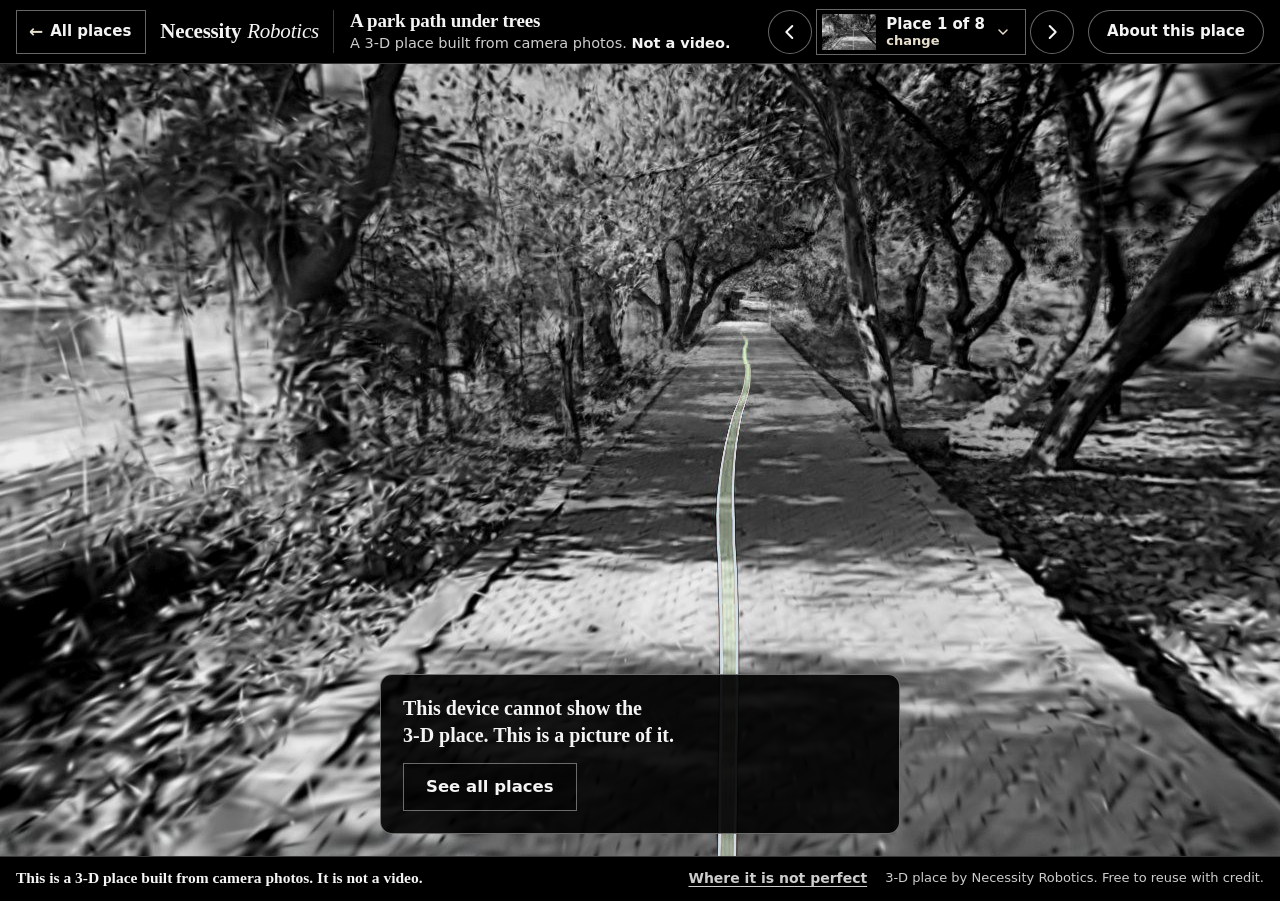
<file: viewer.html>
<!doctype html>
<html lang="en-GB">
<head>
<meta charset="utf-8">
<meta name="viewport" content="width=device-width, initial-scale=1">
<meta name="robots" content="noindex">
<meta name="theme-color" content="#000000">
<title>3-D place · Necessity Robotics</title>
<link rel="icon" href="data:,">
<link rel="canonical" href="explore.html">
<style>
  html { color-scheme: dark; background: #000; }
  body { margin: 0; min-height: 100vh; display: grid; place-items: center; background: #000; color: #f4f4f4; font: 600 18px/1.5 "Segoe UI", system-ui, -apple-system, Roboto, Arial, sans-serif; }
  a { display: inline-flex; align-items: center; min-height: 48px; padding: 0 22px; border-radius: 999px; background: #e8e0cf; color: #000; text-decoration: none; font-weight: 700; }
</style>
<script>
// The old 3-D viewer moved: viewer.html?map=<id>&t=<seconds>&cam=...  ->  explore.html?map=<id>&at=<metres>.
// "map" is kept. "t" (seconds along the recording) becomes "at" (whole metres along the camera's path) through
// data/routes.json ([t s, x m, y m, metres] per point). "cam" has no meaning in the new view and is dropped.
(function () {
  var q = new URLSearchParams(location.search), out = new URLSearchParams();
  var map = q.get('map'), t = parseFloat(q.get('t'));
  if (map && /^[a-z0-9_]{3,40}$/.test(map)) out.set('map', map); else map = null;
  ['force3d', 'shot', 'q', 'tier', 'assets'].forEach(function (k) { if (q.has(k)) out.set(k, q.get(k)); });
  function go(at) {
    if (at != null && isFinite(at)) out.set('at', String(Math.max(0, Math.round(at))));
    var s = out.toString();
    location.replace('explore.html' + (s ? '?' + s : ''));
  }
  function atOfTime(pts, t) {
    var lo = 0, hi = pts.length - 1;
    if (t <= pts[0][0]) return pts[0][3];
    if (t >= pts[hi][0]) return pts[hi][3];
    while (hi - lo > 1) { var mid = (lo + hi) >> 1; if (pts[mid][0] <= t) lo = mid; else hi = mid; }
    var span = pts[hi][0] - pts[lo][0];
    return pts[lo][3] + (pts[hi][3] - pts[lo][3]) * (span > 0 ? (t - pts[lo][0]) / span : 0);
  }
  if (map && isFinite(t) && window.fetch) {
    fetch('data/routes.json').then(function (r) { return r.json(); })
      .then(function (R) { var p = R.routes && R.routes[map] && R.routes[map].pts; go(p && p.length ? atOfTime(p, t) : null); })
      .catch(function () { go(null); });
  } else go(null);
})();
</script>
<script>document.documentElement.dataset.acc = 'trio';(function(){try{var d=document.documentElement,q=new URLSearchParams(location.search),n=navigator,c=n.connection||{},s=q.get('still'),k=null;try{k=sessionStorage.getItem('nr-still');}catch(e){}var t=matchMedia('(hover: none), (pointer: coarse)').matches,ios=/iPhone|iPad|iPod/.test(n.userAgent)||(n.platform==='MacIntel'&&n.maxTouchPoints>1);var et=c.effectiveType||'',slow=c.saveData===true||/(^|-)2g$/.test(et)||(t&&(et==='3g'||(c.downlink>0&&c.downlink<1)));var weak=t&&((n.deviceMemory>0&&n.deviceMemory<=3)||(!ios&&n.hardwareConcurrency>0&&n.hardwareConcurrency<=4));if(s==='1'){d.classList.add('nr-still');d.classList.remove('f-drift');}}catch(e){}})();</script>
<link rel="stylesheet" href="css/recolour.css">
<link rel="stylesheet" href="css/v12.css">
<link rel="stylesheet" href="css/accent.css">
</head>
<body class="v12">
<!-- without scripts: one plain link -->
<p><a href="explore.html">Walk into a 3-D place &rarr;</a></p>
</body>
</html>
</file>
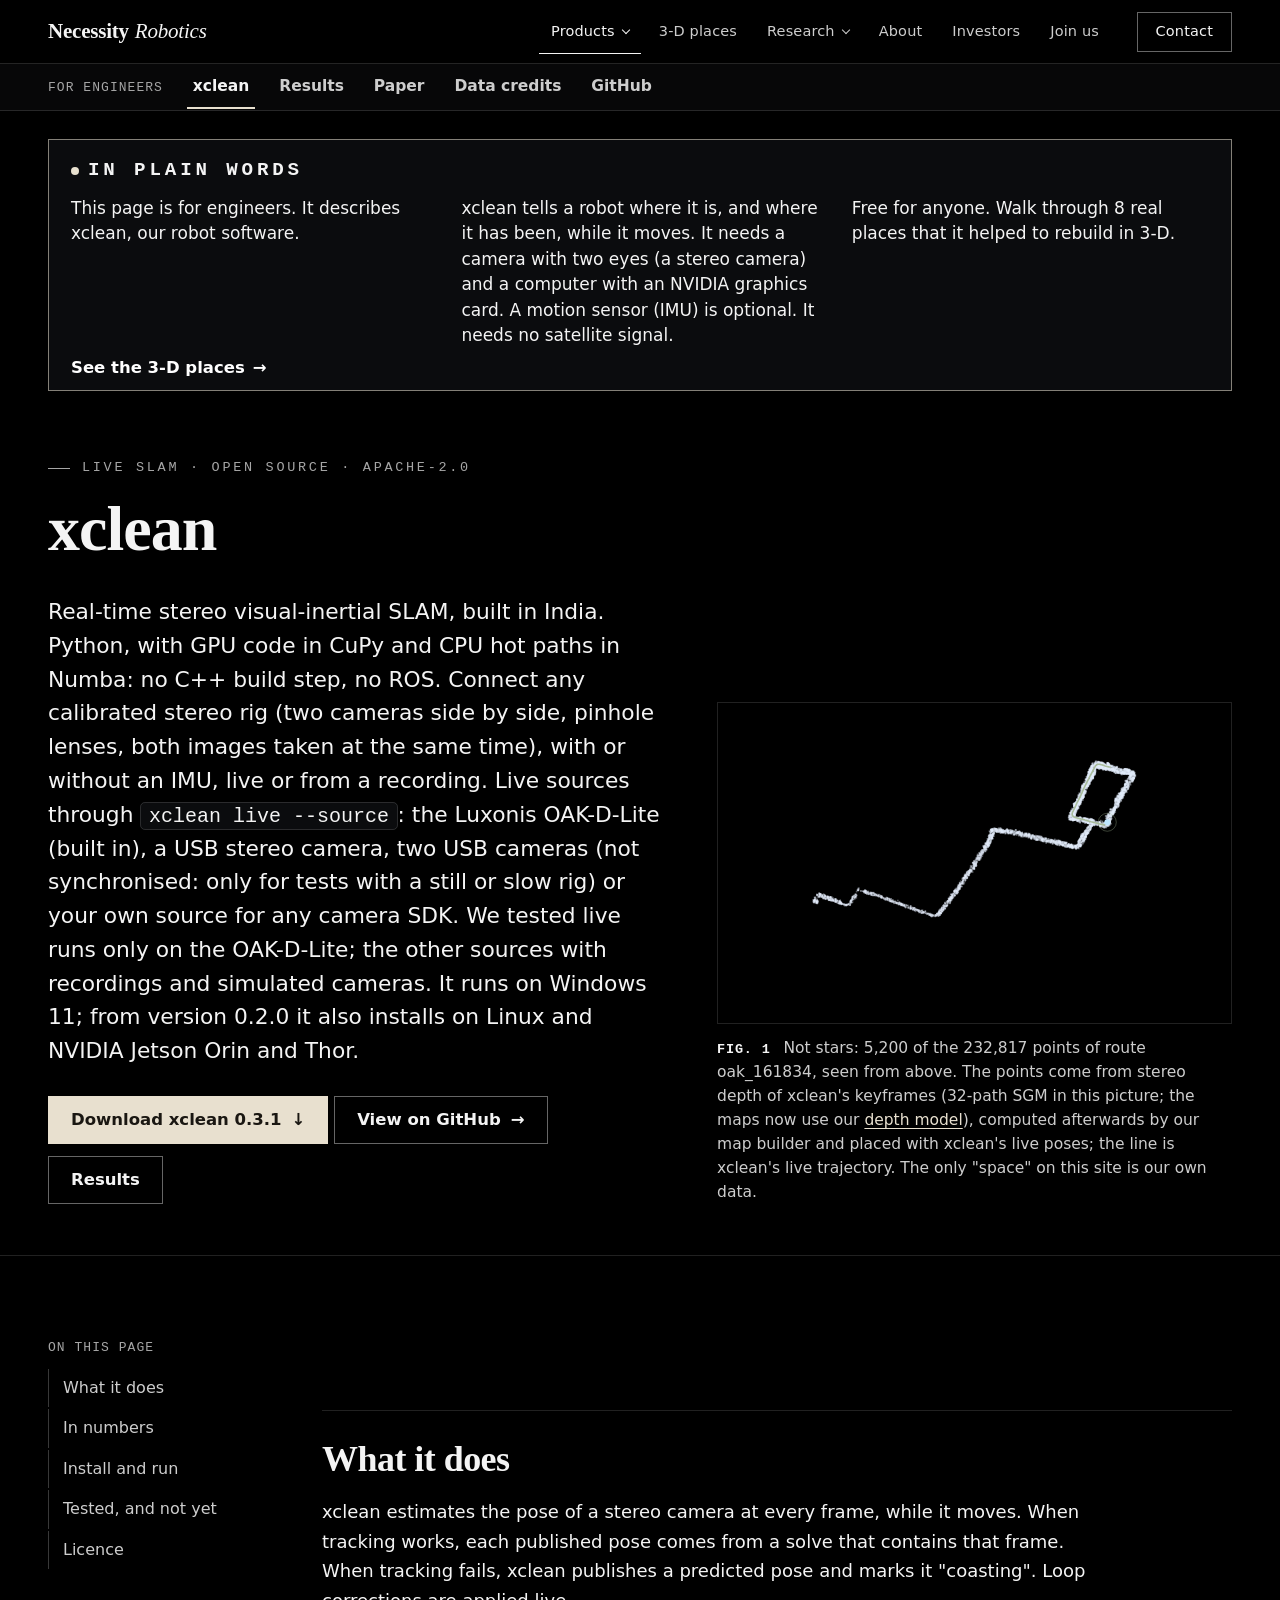
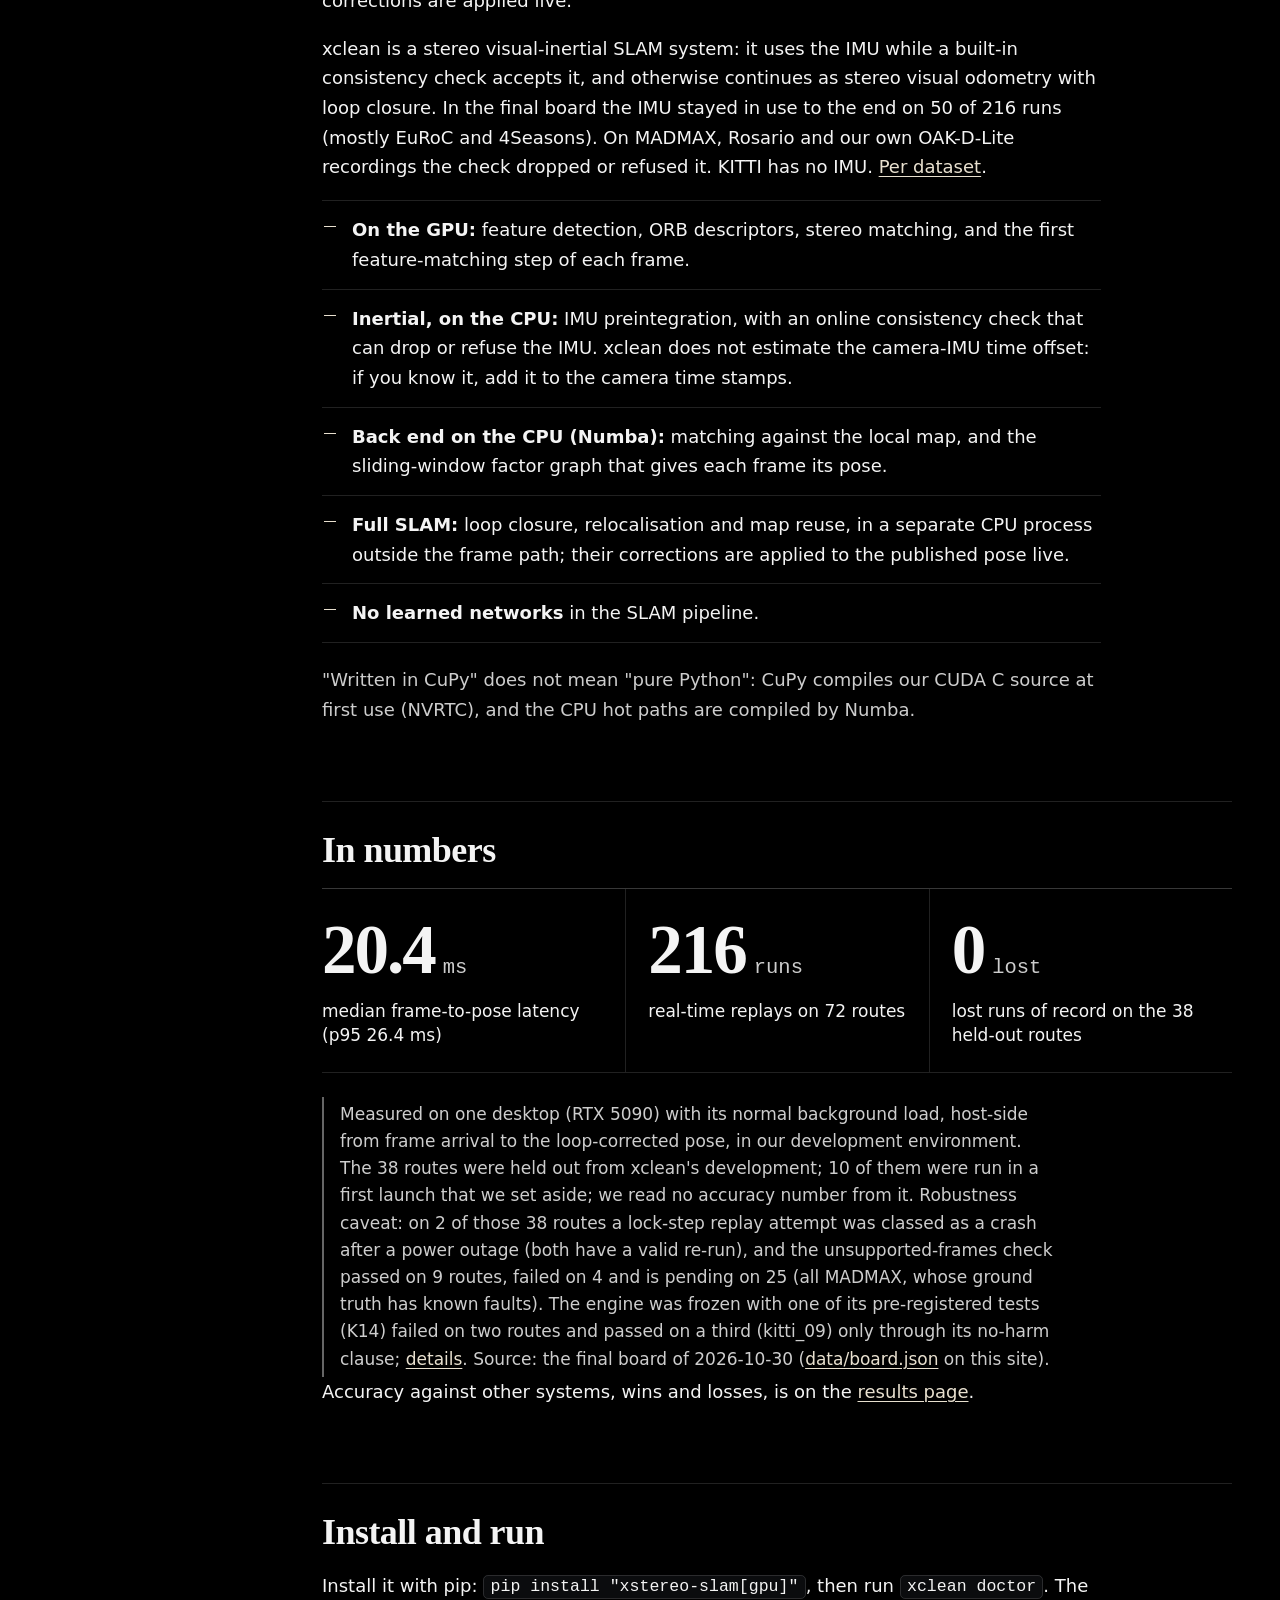
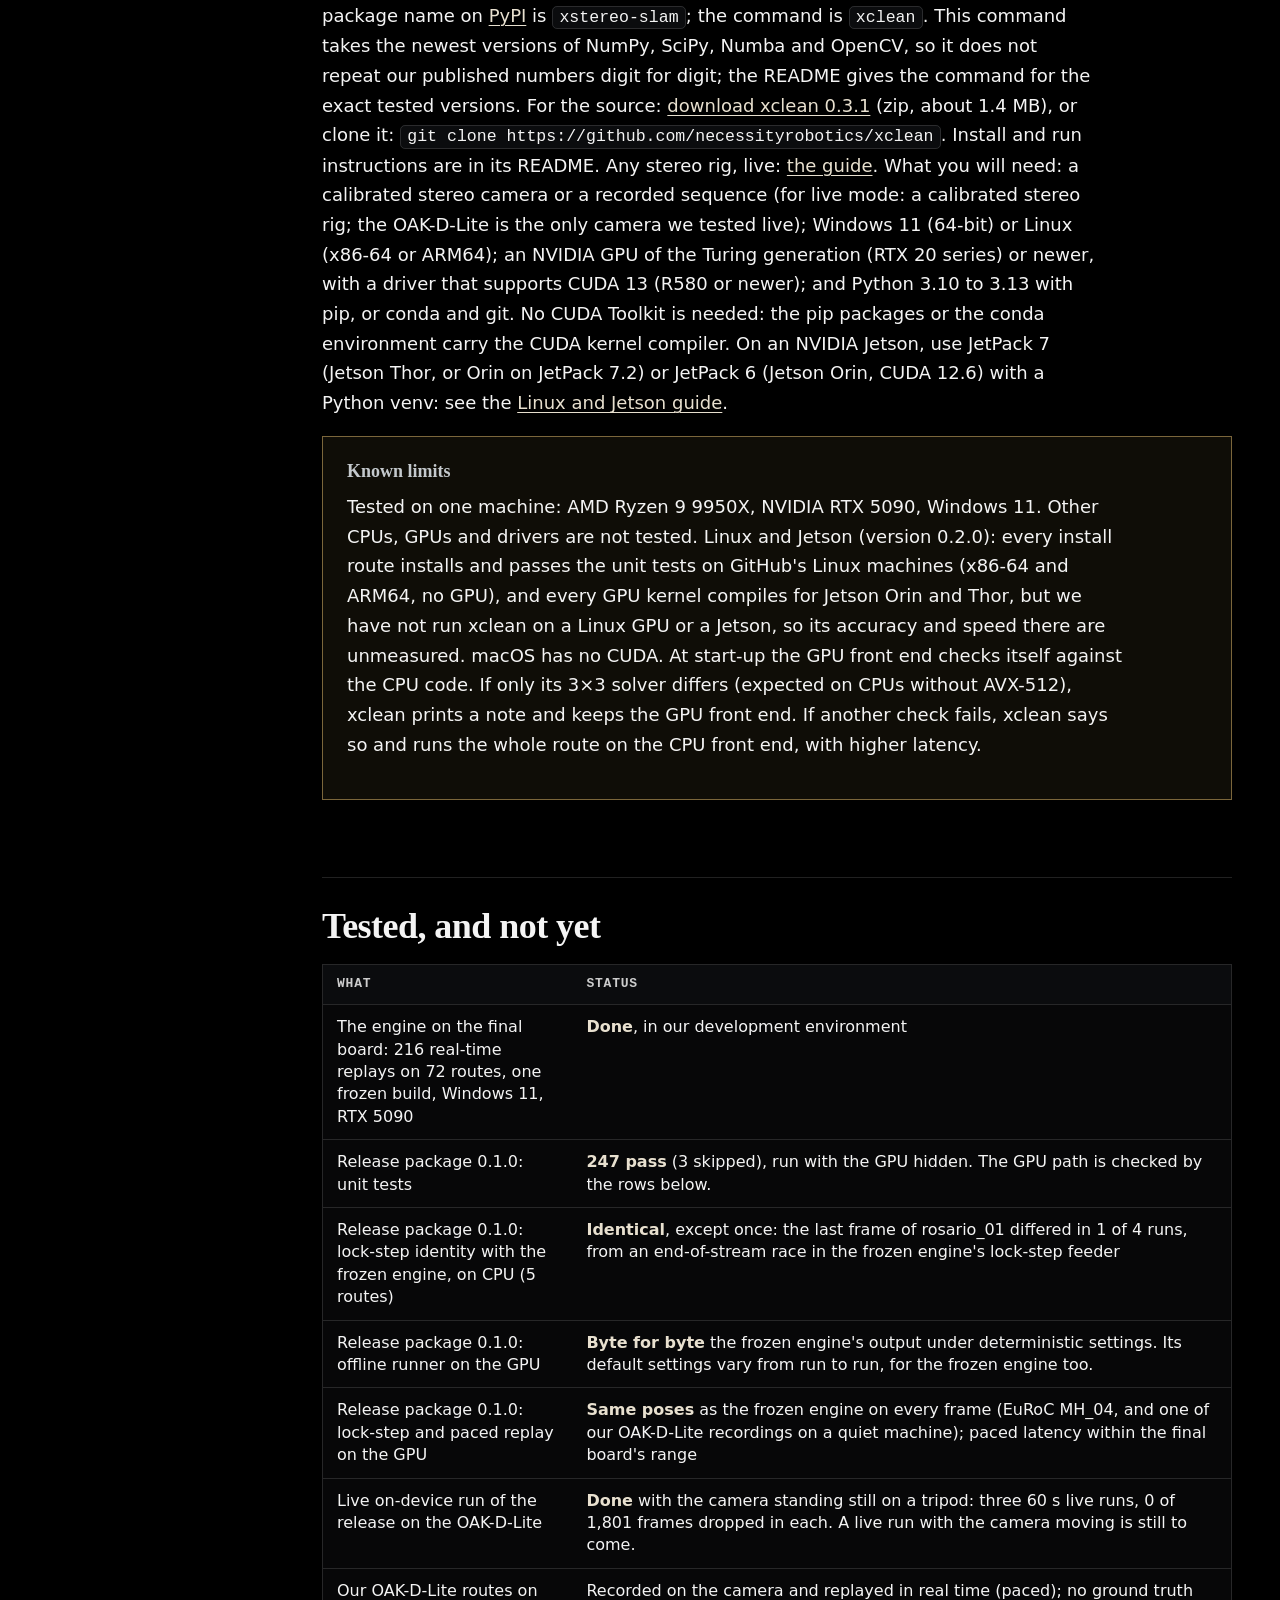
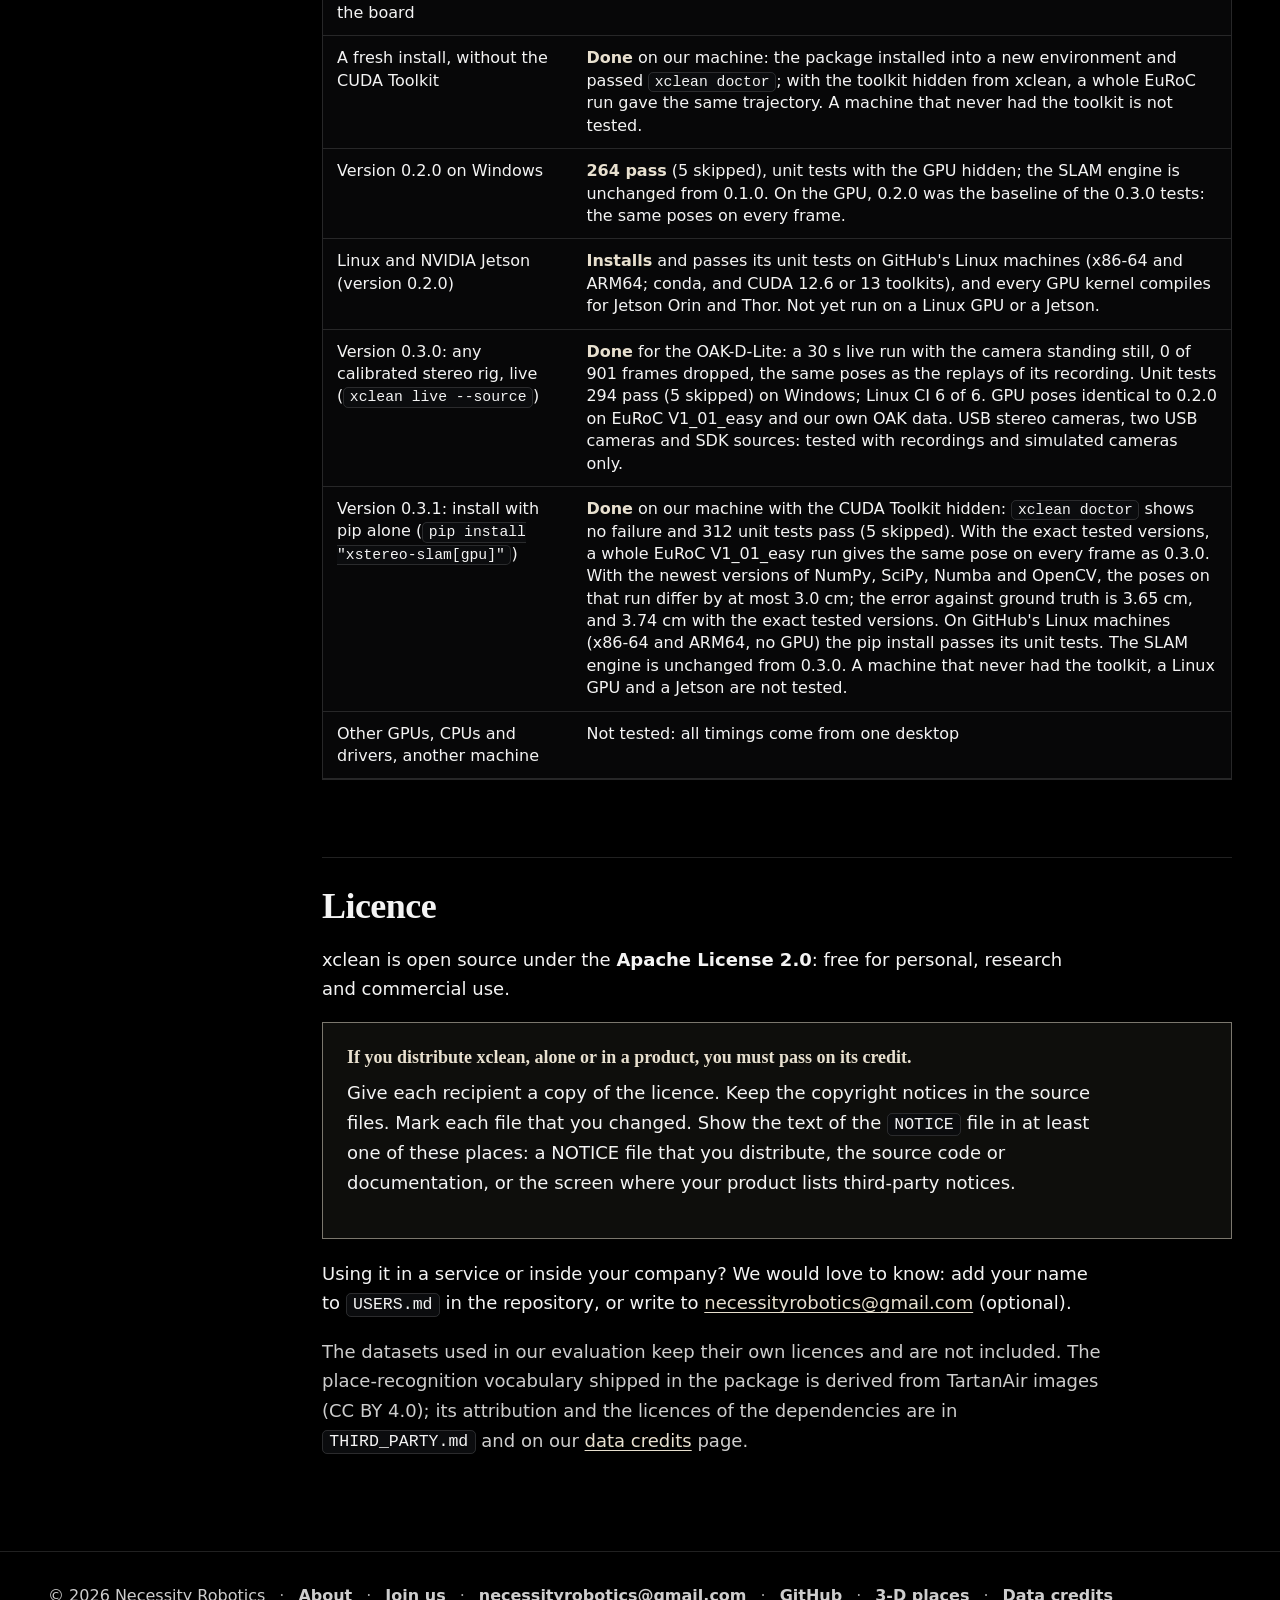
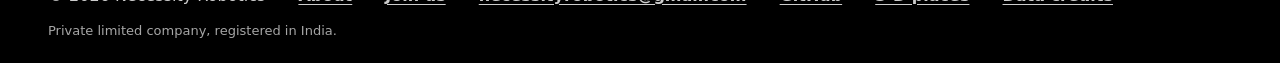
<file: xclean.html>
<!doctype html>
<html lang="en">
<head>
  <meta charset="utf-8">
  <meta name="viewport" content="width=device-width, initial-scale=1, viewport-fit=cover">
  <!-- page-to-page cross-fade opt-in, inline so it holds from the first style pass (site.css repeats it): without it the
       incoming page can be styled before site.css arrives, and Chrome aborts the transition with an uncaught InvalidStateError -->
  <style>@view-transition { navigation: auto; } @media (prefers-reduced-motion: reduce) { @view-transition { navigation: none; } }</style>
  <title>xclean · Necessity Robotics</title>
  <meta name="description" content="xclean: real-time stereo visual-inertial SLAM in Python, with GPU code written in CuPy. Open source under Apache-2.0. What it does, its test status and licence.">
  <!-- sharing: absolute URLs (GitHub Pages); the card image is the home page's poster (our recording, CC BY 4.0) -->
  <link rel="canonical" href="https://necessityrobotics.github.io/xclean.html">
  <meta property="og:type" content="website">
  <meta property="og:site_name" content="Necessity Robotics">
  <meta property="og:title" content="xclean · Necessity Robotics">
  <meta property="og:description" content="xclean: real-time stereo visual-inertial SLAM in Python, with GPU code written in CuPy. Open source under Apache-2.0. What it does, its test status and licence.">
  <meta property="og:url" content="https://necessityrobotics.github.io/xclean.html">
  <meta property="og:image" content="https://necessityrobotics.github.io/img/share.jpg">
  <meta property="og:image:type" content="image/jpeg">
  <meta property="og:image:width" content="1200">
  <meta property="og:image:height" content="630">
  <meta property="og:image:alt" content="Our 3-D map of a street in India (route oak_161834), rendered from xclean's camera poses; not camera video.">
  <meta name="twitter:card" content="summary_large_image">
  <meta name="theme-color" content="#000000">
  <link rel="icon" href="data:image/svg+xml,%3Csvg xmlns='http://www.w3.org/2000/svg' viewBox='0 0 32 32'%3E%3Crect width='32' height='32' rx='7' fill='%23000000'/%3E%3Ccircle cx='16' cy='16' r='8' fill='none' stroke='%23e8e0cf' stroke-width='2.6'/%3E%3Ccircle cx='16' cy='16' r='2.4' fill='%23f2f5fa'/%3E%3C/svg%3E">
  <link rel="stylesheet" href="css/site.css">
  <link rel="stylesheet" href="css/pages.css">
  <link rel="stylesheet" href="css/v4.css">
  <link rel="stylesheet" href="css/pages4.css">
  <link rel="stylesheet" href="css/x.css">
  <script type="module" src="js/v4/common.js"></script>
  <script type="module" src="js/x.js"></script>
  <script type="module" src="js/site.js"></script>
  <script type="module" src="js/copy.js"></script>
  <script type="module" src="js/xclean.js"></script>
  <script type="module">if (window.isSecureContext && navigator.xr && matchMedia('(pointer: coarse)').matches) navigator.xr.isSessionSupported('immersive-ar').then(ok => ok && import('./js/xr/walk.js').then(m => m.mountWalk(document.getElementById('xr-walk')))).catch(e => console.warn('[xr]', e));</script>
<script>document.documentElement.dataset.acc = 'trio';(function(){try{var d=document.documentElement,q=new URLSearchParams(location.search),n=navigator,c=n.connection||{},s=q.get('still'),k=null;try{k=sessionStorage.getItem('nr-still');}catch(e){}var t=matchMedia('(hover: none), (pointer: coarse)').matches,ios=/iPhone|iPad|iPod/.test(n.userAgent)||(n.platform==='MacIntel'&&n.maxTouchPoints>1);var et=c.effectiveType||'',slow=c.saveData===true||/(^|-)2g$/.test(et)||(t&&(et==='3g'||(c.downlink>0&&c.downlink<1)));var weak=t&&((n.deviceMemory>0&&n.deviceMemory<=3)||(!ios&&n.hardwareConcurrency>0&&n.hardwareConcurrency<=4));if(s==='1'){d.classList.add('nr-still');d.classList.remove('f-drift');}}catch(e){}})();</script>
<link rel="stylesheet" href="css/recolour.css">
<link rel="stylesheet" href="css/v12.css">
<link rel="stylesheet" href="css/accent.css">
<link rel="stylesheet" href="css/fund.css">
</head>
<body class="v12">
<a class="skip" href="#main">Skip to content</a>
<!-- gen:header -->
<header class="v4-head nr-head">
  <div class="wrap v4-head-in">
    <a class="wordmark v4-wordmark" href="./" aria-label="Necessity Robotics, home">Necessity <i>Robotics</i></a>
    <nav class="v4-nav nr-nav" id="v4-nav" aria-label="Main">
      <div class="nr-dd" data-dd="products">
        <button class="nr-dd-btn" type="button" aria-expanded="false" aria-controls="nr-dd-products" data-current>Products<span class="nr-chev" aria-hidden="true"></span></button>
        <div class="nr-dd-panel nr-dd-panel--2 fd-dd3" id="nr-dd-products">
          <p class="nr-dd-h">Products</p>
          <a class="nr-dd-item nr-dd-item--path" href="xclean.html" aria-current="page"><span class="nr-dd-k">Live SLAM</span><span class="nr-dd-n">xclean</span><span class="nr-dd-t">Tells a robot where it is, from a stereo camera.</span><span class="nr-dd-s">Open source &middot; Apache-2.0</span></a>
          <a class="nr-dd-item nr-dd-item--ml" href="depth.html"><span class="nr-dd-k">Depth model &middot; large</span><span class="nr-dd-n">nrs-large</span><span class="nr-dd-t">How far away each point is, from two camera photos. Our larger, more exact model.</span><span class="nr-dd-s">57 million parameters &middot; Free download</span></a>
          <a class="nr-dd-item nr-dd-item--ml" href="nrs-edge.html"><span class="nr-dd-k">Depth model &middot; small</span><span class="nr-dd-n">nrs-edge</span><span class="nr-dd-t">How far away each point is, in a small model for the computer inside a robot.</span><span class="nr-dd-s">6 million parameters &middot; Free download</span></a>
        </div>
      </div>
      <a class="nr-a" href="maps.html">3-D places</a>
      <div class="nr-dd" data-dd="research">
        <button class="nr-dd-btn" type="button" aria-expanded="false" aria-controls="nr-dd-research">Research<span class="nr-chev" aria-hidden="true"></span></button>
        <div class="nr-dd-panel" id="nr-dd-research">
          <p class="nr-dd-h">Research</p>
          <a class="nr-dd-item" href="results.html"><span class="nr-dd-n">Results</span><span class="nr-dd-t">Every route and every loss, in one table.</span></a>
          <a class="nr-dd-item" href="paper.html"><span class="nr-dd-n">Paper</span><span class="nr-dd-t">The method and the test protocol.</span></a>
        </div>
      </div>
      <a class="nr-a" href="about.html">About</a>
      <a class="nr-a" href="investors.html">Investors</a>
      <a class="nr-a" href="about.html#join">Join us</a>
      <a class="nr-a nr-a--contact" href="about.html#contact">Contact</a>
    </nav>
    <a class="nr-cta" href="about.html#contact">Contact</a>
    <button class="v4-menu-btn" type="button" aria-expanded="false" aria-controls="v4-nav"><span class="v4-menu-ico" aria-hidden="true"></span><span class="v4-menu-txt">Menu</span></button>
  </div>
</header>
<!-- /gen:header -->

<!-- v4: the engineer pages keep one-click links to each other (the shared header has one link, "For engineers") -->
<nav class="pg-eng v4-top" aria-label="Pages for engineers">
  <div class="wrap pg-eng-in">
    <span class="pg-eng-l">For engineers</span>
    <a href="xclean.html" aria-current="page">xclean</a>
    <a href="results.html">Results</a>
    <a href="paper.html">Paper</a>
    <a href="credits.html">Data credits</a>
    <a href="https://github.com/necessityrobotics/xclean" data-code-href>GitHub</a>
  </div>
</nav>

<main id="main" tabindex="-1">
  <!-- v4: plain words for a visitor who is not an engineer; the page below it is unchanged -->
  <div class="wrap pg-plain">
    <aside class="v4-plain" aria-label="In plain words">
      <p class="v4-plain-h">In plain words</p>
      <p>This page is for engineers. It describes xclean, our robot software.</p>
      <p>xclean tells a robot where it is, and where it has been, while it moves. It needs a camera with two eyes (a stereo camera) and a computer with an NVIDIA graphics card. A motion sensor (IMU) is optional. It needs no satellite signal.</p>
      <p>Free for anyone. Walk through <!-- gen:val:places.count -->8<!-- /gen:val:places.count --> real places that it helped to rebuild in 3-D.</p>
      <a class="more" href="maps.html">See the 3-D places</a>
    </aside>
  </div>
  <header class="phead phead--media" data-head-over>
    <div class="wrap">
      <div>
      <p class="eyebrow"><span data-code-when="pending" hidden>Open-source release (Apache-2.0) · coming soon</span><span data-code-when="public">Live SLAM · Open source · Apache-2.0</span></p>
      <h1>xclean</h1>
      <p class="lead">Real-time stereo visual-inertial SLAM, built in India. Python, with GPU code in CuPy and CPU hot paths in Numba: no C++ build step, no ROS. Connect any calibrated stereo rig (two cameras side by side, pinhole lenses, both images taken at the same time), with or without an IMU, live or from a recording. Live sources through <code>xclean live --source</code>: the Luxonis OAK-D-Lite (built in), a USB stereo camera, two USB cameras (not synchronised: only for tests with a still or slow rig) or your own source for any camera SDK. We tested live runs only on the OAK-D-Lite; the other sources with recordings and simulated cameras. It runs on Windows 11; from version 0.2.0 it also installs on Linux and NVIDIA Jetson Orin and Thor.</p>
      <div class="btns">
        <span data-code-when="pending" hidden><span class="btn btn--ion btn--static" aria-disabled="true">Code: coming soon</span></span><span data-code-when="public"><a class="btn btn--ion" href="https://github.com/necessityrobotics/xclean/archive/refs/tags/v0.3.1.zip">Download xclean 0.3.1 <span class="arr" aria-hidden="true">↓</span></a> <a class="btn" data-code-href href="https://github.com/necessityrobotics/xclean">View on GitHub <span class="arr" aria-hidden="true">→</span></a></span>
        <a class="btn" href="results.html">Results</a>
      </div>
      <!-- phones with AR (js/xr/walk.js): the visitor walks and sees their own path on the floor, as a robot camera's path -->
      <p class="xr-walk-cta" hidden><button class="btn" id="xr-walk" type="button" hidden>Walk your own path (AR) <span class="arr" aria-hidden="true">→</span></button><span class="xr-walk-n">Your phone draws where you walk.</span></p>
      </div>
      <figure class="phead-fig">
        <div class="field-box frame"><canvas class="field-canvas" aria-hidden="true"></canvas></div>
        <figcaption><b>Fig. 1</b> Not stars: <span class="js-field-n">5,200</span> of the <span class="js-field-of">232,817</span> points of route oak_161834, seen from above. The points come from stereo depth of xclean's keyframes (32-path SGM in this picture; the maps now use our <a href="depth.html">depth model</a>), computed afterwards by our map builder and placed with xclean's live poses; the line is xclean's live trajectory. The only "space" on this site is our own data.</figcaption>
      </figure>
    </div>
  </header>

  <section class="section section--tight">
    <div class="wrap doc">
      <aside class="toc" aria-label="On this page">
        <span class="label">On this page</span>
        <a href="#what">What it does</a><a href="#numbers">In numbers</a><a href="#install">Install and run</a><a href="#status">Tested, and not yet</a><a href="#licence">Licence</a>
      </aside>
      <div class="prose">
        <div class="disclose disclose--ion" data-code-when="pending" hidden><h2 class="disclose-h">The code is not public yet.</h2><p>The open-source release (Apache-2.0) is coming soon; the repository will be <code>github.com/necessityrobotics/xclean</code>. Until then, <a href="https://github.com/necessityrobotics">github.com/necessityrobotics</a> is our organisation page.</p></div>
        <h2 id="what">What it does</h2>
        <p>xclean estimates the pose of a stereo camera at every frame, while it moves. When tracking works, each published pose comes from a solve that contains that frame. When tracking fails, xclean publishes a predicted pose and marks it "coasting". Loop corrections are applied live.</p>
        <p>xclean is a stereo visual-inertial SLAM system: it uses the IMU while a built-in consistency check accepts it, and otherwise continues as stereo visual odometry with loop closure. In the final board the IMU stayed in use to the end on 50 of 216 runs (mostly EuRoC and 4Seasons). On MADMAX, Rosario and our own OAK-D-Lite recordings the check dropped or refused it. KITTI has no IMU. <a href="results.html#imu">Per dataset</a>.</p>
        <ul class="ticks">
          <li><strong>On the GPU:</strong> feature detection, ORB descriptors, stereo matching, and the first feature-matching step of each frame.</li>
          <li><strong>Inertial, on the CPU:</strong> IMU preintegration, with an online consistency check that can drop or refuse the IMU. xclean does not estimate the camera-IMU time offset: if you know it, add it to the camera time stamps.</li>
          <li><strong>Back end on the CPU (Numba):</strong> matching against the local map, and the sliding-window factor graph that gives each frame its pose.</li>
          <li><strong>Full SLAM:</strong> loop closure, relocalisation and map reuse, in a separate CPU process outside the frame path; their corrections are applied to the published pose live.</li>
          <li><strong>No learned networks</strong> in the SLAM pipeline.</li>
        </ul>
        <p class="muted">"Written in CuPy" does not mean "pure Python": CuPy compiles our CUDA C source at first use (NVRTC), and the CPU hot paths are compiled by Numba.</p>

        <h2 id="numbers">In numbers</h2>
        <div class="specs specs--3" data-reveal>
          <div class="spec"><div class="v"><span class="js-h" data-k="p50">20.4</span><small>ms</small></div><div class="k">median frame-to-pose latency (p95 <span class="js-h" data-k="p95">26.4</span> ms)</div></div>
          <div class="spec"><div class="v"><span class="js-h" data-k="runs">216</span><small>runs</small></div><div class="k">real-time replays on <span class="js-h" data-k="routes">72</span> routes</div></div>
          <div class="spec"><div class="v"><span class="js-h" data-k="lost">0</span><small>lost</small></div><div class="k">lost runs of record on the <span class="js-h" data-k="unseen">38</span> held-out routes</div></div>
        </div>
        <p class="note">Measured on one desktop (RTX 5090) with its normal background load, host-side from frame arrival to the loop-corrected pose, in our development environment. The 38 routes were held out from xclean's development; 10 of them were run in a first launch that we set aside; we read no accuracy number from it. Robustness caveat: on 2 of those 38 routes a lock-step replay attempt was classed as a crash after a power outage (both have a valid re-run), and the unsupported-frames check passed on 9 routes, failed on 4 and is pending on 25 (all MADMAX, whose ground truth has known faults). The engine was frozen with one of its pre-registered tests (K14) failed on two routes and passed on a third (kitti_09) only through its no-harm clause; <a href="results.html#disclosures">details</a>. Source: the final board of 2026-10-30 (<a href="data/board.json">data/board.json</a> on this site).</p>
        <p>Accuracy against other systems, wins and losses, is on the <a href="results.html#accuracy">results page</a>.</p>

        <h2 id="install">Install and run</h2>
        <p><span data-code-when="pending" hidden>Install and run instructions will be published with the code.</span><span data-code-when="public">Install it with pip: <code>pip install "xstereo-slam[gpu]"</code>, then run <code>xclean doctor</code>. The package name on <a href="https://pypi.org/project/xstereo-slam/" rel="noopener">PyPI</a> is <code>xstereo-slam</code>; the command is <code>xclean</code>. This command takes the newest versions of NumPy, SciPy, Numba and OpenCV, so it does not repeat our published numbers digit for digit; the README gives the command for the exact tested versions. For the source: <a href="https://github.com/necessityrobotics/xclean/archive/refs/tags/v0.3.1.zip">download xclean 0.3.1</a> (zip, about 1.4 MB), or clone it: <code>git clone https://github.com/necessityrobotics/xclean</code>. Install and run instructions are in its README. Any stereo rig, live: <a href="https://github.com/necessityrobotics/xclean/blob/main/docs/ANY_STEREO_LIVE.md">the guide</a>.</span> What you will need: a calibrated stereo camera or a recorded sequence (for live mode: a calibrated stereo rig; the OAK-D-Lite is the only camera we tested live); Windows 11 (64-bit) or Linux (x86-64 or ARM64); an NVIDIA GPU of the Turing generation (RTX 20 series) or newer, with a driver that supports CUDA 13 (R580 or newer); and Python 3.10 to 3.13 with pip, or conda and git. No CUDA Toolkit is needed: the pip packages or the conda environment carry the CUDA kernel compiler. On an NVIDIA Jetson, use JetPack 7 (Jetson Thor, or Orin on JetPack 7.2) or JetPack 6 (Jetson Orin, CUDA 12.6) with a Python venv<span data-code-when="pending" hidden>.</span><span data-code-when="public">: see the <a href="https://github.com/necessityrobotics/xclean/blob/main/docs/LINUX_JETSON.md">Linux and Jetson guide</a>.</span></p>
        <div class="disclose"><h3>Known limits</h3><p>Tested on one machine: AMD Ryzen 9 9950X, NVIDIA RTX 5090, Windows 11. Other CPUs, GPUs and drivers are not tested. Linux and Jetson (version 0.2.0): every install route installs and passes the unit tests on GitHub's Linux machines (x86-64 and ARM64, no GPU), and every GPU kernel compiles for Jetson Orin and Thor, but we have not run xclean on a Linux GPU or a Jetson, so its accuracy and speed there are unmeasured. macOS has no CUDA. At start-up the GPU front end checks itself against the CPU code. If only its 3&times;3 solver differs (expected on CPUs without AVX-512), xclean prints a note and keeps the GPU front end. If another check fails, xclean says so and runs the whole route on the CPU front end, with higher latency.</p></div>

        <h2 id="status">Tested, and not yet</h2>
        <div class="table-wrap"><table class="t status-t">
          <thead><tr><th>What</th><th>Status</th></tr></thead>
          <tbody>
            <tr><td class="wrapcell">The engine on the final board: 216 real-time replays on 72 routes, one frozen build, Windows 11, RTX 5090</td><td class="wrapcell"><span class="pass">Done</span>, in our development environment</td></tr>
            <tr><td class="wrapcell">Release package 0.1.0: unit tests</td><td class="wrapcell"><span class="pass">247 pass</span> (3 skipped), run with the GPU hidden. The GPU path is checked by the rows below.</td></tr>
            <tr><td class="wrapcell">Release package 0.1.0: lock-step identity with the frozen engine, on CPU (5 routes)</td><td class="wrapcell"><span class="pass">Identical</span>, except once: the last frame of rosario_01 differed in 1 of 4 runs, from an end-of-stream race in the frozen engine's lock-step feeder</td></tr>
            <tr><td class="wrapcell">Release package 0.1.0: offline runner on the GPU</td><td class="wrapcell"><span class="pass">Byte for byte</span> the frozen engine's output under deterministic settings. Its default settings vary from run to run, for the frozen engine too.</td></tr>
            <tr><td class="wrapcell">Release package 0.1.0: lock-step and paced replay on the GPU</td><td class="wrapcell"><span class="pass">Same poses</span> as the frozen engine on every frame (EuRoC MH_04, and one of our OAK-D-Lite recordings on a quiet machine); paced latency within the final board's range</td></tr>
            <tr><td class="wrapcell">Live on-device run of the release on the OAK-D-Lite</td><td class="wrapcell"><span class="pass">Done</span> with the camera standing still on a tripod: three 60 s live runs, 0 of 1,801 frames dropped in each. A live run with the camera moving is still to come.</td></tr>
            <tr><td class="wrapcell">Our OAK-D-Lite routes on the board</td><td class="wrapcell">Recorded on the camera and replayed in real time (paced); no ground truth</td></tr>
            <tr><td class="wrapcell">A fresh install, without the CUDA Toolkit</td><td class="wrapcell"><span class="pass">Done</span> on our machine: the package installed into a new environment and passed <code>xclean doctor</code>; with the toolkit hidden from xclean, a whole EuRoC run gave the same trajectory. A machine that never had the toolkit is not tested.</td></tr>
            <tr><td class="wrapcell">Version 0.2.0 on Windows</td><td class="wrapcell"><span class="pass">264 pass</span> (5 skipped), unit tests with the GPU hidden; the SLAM engine is unchanged from 0.1.0. On the GPU, 0.2.0 was the baseline of the 0.3.0 tests: the same poses on every frame.</td></tr>
            <tr><td class="wrapcell">Linux and NVIDIA Jetson (version 0.2.0)</td><td class="wrapcell"><span class="pass">Installs</span> and passes its unit tests on GitHub's Linux machines (x86-64 and ARM64; conda, and CUDA 12.6 or 13 toolkits), and every GPU kernel compiles for Jetson Orin and Thor. Not yet run on a Linux GPU or a Jetson.</td></tr>
            <tr><td class="wrapcell">Version 0.3.0: any calibrated stereo rig, live (<code>xclean live --source</code>)</td><td class="wrapcell"><span class="pass">Done</span> for the OAK-D-Lite: a 30 s live run with the camera standing still, 0 of 901 frames dropped, the same poses as the replays of its recording. Unit tests 294 pass (5 skipped) on Windows; Linux CI 6 of 6. GPU poses identical to 0.2.0 on EuRoC V1_01_easy and our own OAK data. USB stereo cameras, two USB cameras and SDK sources: tested with recordings and simulated cameras only.</td></tr>
            <tr><td class="wrapcell">Version 0.3.1: install with pip alone (<code>pip install "xstereo-slam[gpu]"</code>)</td><td class="wrapcell"><span class="pass">Done</span> on our machine with the CUDA Toolkit hidden: <code>xclean doctor</code> shows no failure and 312 unit tests pass (5 skipped). With the exact tested versions, a whole EuRoC V1_01_easy run gives the same pose on every frame as 0.3.0. With the newest versions of NumPy, SciPy, Numba and OpenCV, the poses on that run differ by at most 3.0 cm; the error against ground truth is 3.65 cm, and 3.74 cm with the exact tested versions. On GitHub's Linux machines (x86-64 and ARM64, no GPU) the pip install passes its unit tests. The SLAM engine is unchanged from 0.3.0. A machine that never had the toolkit, a Linux GPU and a Jetson are not tested.</td></tr>
    <tr><td class="wrapcell">Other GPUs, CPUs and drivers, another machine</td><td class="wrapcell">Not tested: all timings come from one desktop</td></tr>
          </tbody>
        </table></div>

        <h2 id="licence">Licence</h2>
        <p><span data-code-when="pending" hidden>xclean will be released under the <strong>Apache License 2.0</strong> (release coming soon): free for personal, research and commercial use.</span><span data-code-when="public">xclean is open source under the <strong>Apache License 2.0</strong>: free for personal, research and commercial use.</span></p>
        <div class="disclose disclose--ion">
          <h3>If you distribute xclean, alone or in a product, you must pass on its credit.</h3>
          <p>Give each recipient a copy of the licence. Keep the copyright notices in the source files. Mark each file that you changed. Show the text of the <code>NOTICE</code> file in at least one of these places: a NOTICE file that you distribute, the source code or documentation, or the screen where your product lists third-party notices.</p>
        </div>
        <p style="margin-top:20px">Using it in a service or inside your company? We would love to know: add your name to <code>USERS.md</code> in the repository, or write to <a href="mailto:necessityrobotics@gmail.com">necessityrobotics@gmail.com</a> (optional).</p>
        <p class="muted">The datasets used in our evaluation keep their own licences and are not included. The place-recognition vocabulary shipped in the package is derived from TartanAir images (CC BY 4.0); its attribution and the licences of the dependencies are in <code>THIRD_PARTY.md</code> and on our <a href="credits.html">data credits</a> page.</p>
      </div>
    </div>
  </section>
</main>

<!-- gen:footer -->
<footer class="foot v4-foot">
  <div class="wrap">
    <p><span>&copy; 2026 Necessity Robotics</span><span class="dot" aria-hidden="true">&middot;</span><a href="about.html">About</a><span class="dot" aria-hidden="true">&middot;</span><a href="about.html#join">Join us</a><span class="dot" aria-hidden="true">&middot;</span><a href="mailto:necessityrobotics@gmail.com">necessityrobotics@gmail.com</a><span class="dot" aria-hidden="true">&middot;</span><a href="https://github.com/necessityrobotics">GitHub</a><span class="dot" aria-hidden="true">&middot;</span><a href="maps.html">3-D places</a><span class="dot" aria-hidden="true">&middot;</span><a href="credits.html">Data credits</a></p>
    <p class="fd-legal">Private limited company, registered in India.</p>
  </div>
</footer>
<!-- /gen:footer -->
</body>
</html>
</file>
<file: css/site.css>
/* Necessity Robotics: design system (see ../../DESIGN.md). One file, no build step, no web fonts (system stack). */

:root {
  color-scheme: dark;
  /* surfaces: black; panels sit a hair above */
  --bg: #000000;
  --bg-1: #0a0a0a;        /* band */
  --bg-2: #111111;        /* panel */
  --bg-3: #1a1a1a;        /* hover */
  --line: rgba(255, 255, 255, .13);
  --line-2: rgba(255, 255, 255, .22);
  --line-3: rgba(255, 255, 255, .40);
  /* text: every pair below is >= 7:1 on --bg and --bg-2 (DESIGN.md section 3) */
  --fg: #f4f4f4;          /* 19.1:1 on #000 */
  --fg-2: #cdcdcd;        /* 13.2:1 */
  --fg-3: #a6a6a6;        /* 8.6:1, labels only */
  /* one accent: "ion" signal blue, for xclean, links and live states */
  --ion: #ff6a2b;         /* 11.4:1 */
  --ion-dim: rgba(255, 106, 43, .16);
  /* data colours (results only, always with a text label) */
  --loss: #ffad7a;        /* the other system better: warm, hatched marks */
  --tie: #b0b0b0;
  --warn: #ffd27a;        /* disclosures, caveats */
  --ink: #000000;

  --sans: "Segoe UI Variable Text", "Segoe UI", system-ui, -apple-system, "Helvetica Neue", Roboto, Arial, sans-serif;
  --display: "Segoe UI Variable Display", "Segoe UI", system-ui, -apple-system, "Helvetica Neue", Roboto, Arial, sans-serif;
  --mono: "Cascadia Mono", "Cascadia Code", ui-monospace, "SF Mono", Menlo, Consolas, "Roboto Mono", monospace;

  --gutter: clamp(16px, 4vw, 48px);
  --wrap: 1240px;
  --measure: 68ch;
  --r: 10px;
  --ease: cubic-bezier(.2, .7, 0, 1);
  --head-h: 64px;
}

*, *::before, *::after { box-sizing: border-box; }
html { -webkit-text-size-adjust: 100%; text-size-adjust: 100%; scroll-padding-top: calc(var(--head-h) + 16px); }
body {
  margin: 0; background: var(--bg); color: var(--fg);
  font: 400 18px/1.65 var(--sans);
  font-kerning: normal; font-variant-ligatures: common-ligatures;
  -webkit-font-smoothing: auto;   /* never thin the strokes on dark (DESIGN.md 3.2) */
  text-rendering: optimizeLegibility;
  overflow-x: hidden;
}
img, video, canvas, svg { display: block; max-width: 100%; }
a { color: var(--ion); text-decoration-thickness: 1px; text-underline-offset: 3px; }
a:hover { color: var(--fg); }
:focus-visible { outline: 2px solid var(--ion); outline-offset: 3px; border-radius: 4px; }
[hidden] { display: none !important; }
::selection { background: var(--ion); color: var(--ink); }
.skip { position: fixed; left: -999px; top: 8px; z-index: 100; background: var(--fg); color: var(--ink); padding: 8px 14px; border-radius: 6px; }   /* fixed: Tab mid-page never scrolls to the top (RA-9) */
.skip:focus { left: 8px; }
.sr { position: absolute; width: 1px; height: 1px; overflow: hidden; clip: rect(0 0 0 0); white-space: nowrap; }

/* ---------------------------------------------------------------- type */
h1, h2, h3, h4, p, li, dd, figcaption { overflow-wrap: break-word; }
h1, h2, h3, h4 { font-family: var(--display); color: var(--fg); margin: 0 0 .5em; letter-spacing: -0.015em; text-wrap: balance; }
h1 { font-size: clamp(36px, 5.2vw, 64px); line-height: 1.06; font-weight: 650; }
h2 { font-size: clamp(28px, 3.6vw, 44px); line-height: 1.12; font-weight: 650; }
h3 { font-size: clamp(20px, 2vw, 24px); line-height: 1.25; font-weight: 600; letter-spacing: -0.01em; }
h4 { font-size: 18px; line-height: 1.35; font-weight: 600; letter-spacing: 0; }
p { margin: 0 0 1em; max-width: var(--measure); text-wrap: pretty; }
.lead { font-size: clamp(19px, 1.7vw, 22px); line-height: 1.55; color: var(--fg); max-width: 60ch; }
.muted { color: var(--fg-2); }
strong, b { font-weight: 650; color: var(--fg); }
small, .small { font-size: 16px; line-height: 1.55; }
code, kbd, .mono { font-family: var(--mono); font-size: .92em; }
:not(pre) > code { background: var(--bg-2); border: 1px solid var(--line); padding: .08em .38em; border-radius: 5px; color: var(--fg); }
pre { margin: 0 0 1.2em; padding: 18px 20px; background: #0a0a0a; border: 1px solid var(--line-2); border-radius: var(--r); overflow-x: auto; font: 400 15.5px/1.6 var(--mono); color: var(--fg); }
pre .c { color: var(--fg-3); }
.num { font-family: var(--mono); font-variant-numeric: tabular-nums; }

/* label: mono, small caps-style, still readable (13px, 8.3:1); never body text */
.label { font: 500 13px/1.4 var(--mono); letter-spacing: .08em; text-transform: uppercase; color: var(--fg-3); }
.eyebrow { display: inline-flex; align-items: center; gap: 12px; font: 500 13.5px/1.4 var(--mono); letter-spacing: .1em; text-transform: uppercase; color: var(--ion); margin: 0 0 18px; }
.eyebrow::before { content: ""; width: 22px; height: 1px; background: currentColor; }

/* ---------------------------------------------------------------- layout */
.wrap { width: 100%; max-width: calc(var(--wrap) + 2 * var(--gutter)); margin: 0 auto; padding: 0 var(--gutter);
  padding-left: max(var(--gutter), env(safe-area-inset-left)); padding-right: max(var(--gutter), env(safe-area-inset-right)); }   /* notch side insets in landscape (PH-11) */
.section { padding: clamp(72px, 10vw, 140px) 0; position: relative; }
.section--tight { padding: clamp(48px, 6vw, 84px) 0; }
.band { background: var(--bg-1); border-top: 1px solid var(--line); border-bottom: 1px solid var(--line); }
.rule { border: 0; border-top: 1px solid var(--line); margin: 0; }
.grid { display: grid; gap: clamp(20px, 3vw, 40px); }
.g2 { grid-template-columns: repeat(2, minmax(0, 1fr)); }
.g3 { grid-template-columns: repeat(3, minmax(0, 1fr)); }
.g4 { grid-template-columns: repeat(4, minmax(0, 1fr)); }
.split { display: grid; grid-template-columns: minmax(0, 5fr) minmax(0, 7fr); gap: clamp(28px, 5vw, 72px); align-items: start; }
@media (max-width: 960px) { .g3, .g4 { grid-template-columns: repeat(2, minmax(0, 1fr)); } .split { grid-template-columns: minmax(0, 1fr); } }
@media (max-width: 600px) { .g2, .g3, .g4 { grid-template-columns: minmax(0, 1fr); } }

/* ---------------------------------------------------------------- header */
.head { position: fixed; inset: 0 0 auto 0; z-index: 50; height: var(--head-h); display: flex; align-items: center;
  background: rgba(0, 0, 0, .78); backdrop-filter: blur(14px) saturate(1.2); -webkit-backdrop-filter: blur(14px) saturate(1.2);
  border-bottom: 1px solid var(--line); transition: background .3s; view-transition-name: site-head; }
/* touch screens and narrow windows: no re-blur of the content under the header on every scrolled frame */
@media (max-width: 900px), (pointer: coarse) { .head { background: rgba(0, 0, 0, .92); backdrop-filter: none; -webkit-backdrop-filter: none; } }
.head.is-top { background: linear-gradient(rgba(0,0,0,.72), rgba(0,0,0,0)); border-bottom-color: transparent; backdrop-filter: none; -webkit-backdrop-filter: none; }
.head .wrap { display: flex; align-items: center; justify-content: space-between; gap: 20px; }
.wordmark { display: inline-flex; align-items: baseline; min-height: 44px; padding: 12px 0; gap: .32em; color: var(--fg); text-decoration: none; font: 650 19px/1 var(--display); letter-spacing: -0.01em; white-space: nowrap; }
.wordmark i { font-style: normal; color: var(--fg-2); font-weight: 500; }
.wordmark::before { content: ""; width: 9px; height: 9px; border: 1.5px solid var(--ion); border-radius: 50%; transform: translateY(-1px); align-self: center; box-shadow: 0 0 0 3px var(--ion-dim); }
.nav { display: flex; align-items: center; gap: clamp(4px, 1.4vw, 14px); }
.nav a { color: var(--fg-2); text-decoration: none; font: 500 16px/1 var(--sans); padding: 10px 8px; border-radius: 6px; }
.nav a:hover { color: var(--fg); }
.nav a[aria-current="page"] { color: var(--fg); box-shadow: inset 0 -2px 0 var(--ion); border-radius: 0; }
.nav .nav-gh { border: 1px solid var(--line-2); padding: 9px 13px; border-radius: 999px; color: var(--fg); }
.nav-btn { display: none; background: none; border: 1px solid var(--line-2); color: var(--fg); border-radius: 8px; height: 44px; padding: 0 16px; font: 500 15px var(--sans); cursor: pointer; }
@media (max-width: 900px) {
  .nav-btn { display: inline-flex; align-items: center; gap: 8px; }
  .nav { position: fixed; top: var(--head-h); left: 0; right: 0; flex-direction: column; align-items: stretch; gap: 0; padding: 8px var(--gutter) 20px;
    background: rgba(0,0,0,.97); border-bottom: 1px solid var(--line-2); display: none; }
  .nav.open { display: flex; }
  .nav a { padding: 15px 4px; font-size: 18px; border-bottom: 1px solid var(--line); border-radius: 0; }
  .nav a[aria-current="page"] { box-shadow: inset 3px 0 0 var(--ion); padding-left: 14px; }
  .nav .nav-gh { border: 0; border-bottom: 1px solid var(--line); border-radius: 0; padding: 15px 4px; }
}

/* ---------------------------------------------------------------- footer (one thin line) */
.foot { border-top: 1px solid var(--line); padding: 22px 0 calc(26px + env(safe-area-inset-bottom)); }
.foot p { margin: 0; max-width: none; font-size: 16px; color: var(--fg-2); display: flex; flex-wrap: wrap; gap: 6px 14px; align-items: center; }
.foot a { color: var(--fg-2); }
.foot a:hover { color: var(--fg); }
.foot .dot { color: var(--fg-3); }
@media (pointer: coarse) { .foot a { display: inline-block; padding: 9px 0; } }   /* 44 px rows for thumbs (PH-17) */

/* ---------------------------------------------------------------- page header (content pages) */
.phead { padding: calc(var(--head-h) + clamp(56px, 8vw, 110px)) 0 clamp(40px, 5vw, 64px); border-bottom: 1px solid var(--line); position: relative; overflow: hidden; }
.phead h1 { max-width: 20ch; }
.phead .lead { margin-top: 18px; }
.phead canvas.field { position: absolute; inset: 0; width: 100%; height: 100%; opacity: .5; pointer-events: none; }
.phead .wrap { position: relative; }

/* ---------------------------------------------------------------- components */
.btn { max-width: 100%; display: inline-flex; align-items: center; gap: 10px; min-height: 48px; padding: 0 22px; border-radius: 999px; border: 1px solid var(--line-3);
  color: var(--fg); background: rgba(0,0,0,.4); text-decoration: none; font: 600 16.5px/1 var(--sans); letter-spacing: 0; transition: border-color .2s, background .2s, color .2s; cursor: pointer; }
.btn:hover { border-color: var(--fg); color: var(--fg); background: rgba(255,255,255,.06); }
.btn--ion { background: var(--ion); border-color: var(--ion); color: var(--ink); }
.btn--static { cursor: default; }
.btn--static:hover { background: var(--ion); border-color: var(--ion); }
.btn--ion:hover { background: #ffa27a; border-color: #ffa27a; color: var(--ink); }
.btn .arr { transition: transform .25s var(--ease); }
.btn:hover .arr { transform: translateX(3px); }
.btns { display: flex; flex-wrap: wrap; gap: 12px; margin-top: 28px; }
.more { display: inline-flex; align-items: center; gap: 8px; font: 600 17px/1.3 var(--sans); color: var(--ion); text-decoration: none; margin-top: 8px; }
.more:hover { color: var(--fg); }
@media (pointer: coarse) { a.more { min-height: 44px; } }   /* WIRE: thumb-sized standalone links (PH-17) */
.more::after { content: "→"; transition: transform .25s var(--ease); }
.more:hover::after { transform: translateX(4px); }

.panel { background: var(--bg-2); border: 1px solid var(--line); border-radius: var(--r); padding: clamp(20px, 2.4vw, 30px); }
.card { position: relative; background: var(--bg-1); border: 1px solid var(--line); border-radius: var(--r); padding: 26px; display: flex; flex-direction: column; gap: 10px; text-decoration: none; color: var(--fg); transition: border-color .25s, background .25s; }
a.card:hover { border-color: var(--line-3); background: var(--bg-2); color: var(--fg); }
.card p { color: var(--fg-2); margin: 0; }
.card .label { margin-bottom: 4px; }

/* corner-tick frame (instrument look): four 12px ticks, no glow */
.frame { position: relative; }
.frame::before, .frame::after { content: ""; position: absolute; width: 12px; height: 12px; border-color: var(--line-3); border-style: solid; pointer-events: none; }
.frame::before { top: -1px; left: -1px; border-width: 1px 0 0 1px; }
.frame::after { bottom: -1px; right: -1px; border-width: 0 1px 1px 0; }

/* spec block: big numeral + unit + label + source */
.specs { display: grid; grid-template-columns: repeat(4, minmax(0, 1fr)); border-top: 1px solid var(--line-2); }
.spec { padding: 26px 22px 24px 0; border-bottom: 1px solid var(--line); position: relative; }
.spec + .spec { padding-left: 22px; border-left: 1px solid var(--line); }
.spec .v { display: flex; align-items: baseline; gap: 8px; font: 600 clamp(44px, 5.4vw, 72px)/1 var(--display); letter-spacing: -0.03em; color: var(--fg); font-variant-numeric: tabular-nums; }
.spec .v small { font: 500 clamp(17px, 1.6vw, 22px)/1 var(--mono); letter-spacing: 0; color: var(--fg-2); }
.spec .k { margin-top: 14px; font-size: 17px; line-height: 1.45; color: var(--fg); max-width: 26ch; }
.spec .s { margin-top: 8px; }
@media (max-width: 960px) { .specs { grid-template-columns: repeat(2, minmax(0, 1fr)); } .spec:nth-child(3) { padding-left: 0; border-left: 0; } }
@media (max-width: 480px) { .specs { grid-template-columns: minmax(0, 1fr); } .spec + .spec { padding-left: 0; border-left: 0; } }

/* figure with "Fig. N" caption */
figure { margin: 0; }
figcaption { margin-top: 14px; font-size: 17px; line-height: 1.55; color: var(--fg-2); max-width: var(--measure); }
figcaption b { font: 600 13.5px/1 var(--mono); letter-spacing: .06em; text-transform: uppercase; color: var(--fg); margin-right: 8px; }
.plate { display: block; position: relative; border-radius: var(--r); overflow: hidden; background: #050505; border: 1px solid var(--line); }
.plate img, .plate video { width: 100%; height: 100%; object-fit: cover; }

/* data note: names the source of every number in its section */
.note { border-left: 2px solid var(--line-3); padding: 4px 0 4px 16px; font-size: 17px; line-height: 1.6; color: var(--fg-2); max-width: var(--measure); margin: 24px 0 0; }
.note b { color: var(--fg); }
.disclose { border: 1px solid rgba(255, 210, 122, .45); background: rgba(255, 210, 122, .06); border-radius: var(--r); padding: 22px 24px; }
.disclose h3, .disclose h4 { color: var(--warn); }
.disclose p, .disclose li { color: var(--fg); }
.disclose ul { margin: 0; padding-left: 1.2em; }
.disclose li { margin: 0 0 .5em; max-width: var(--measure); }

.chip { display: inline-flex; align-items: center; gap: 6px; height: 28px; padding: 0 11px; border-radius: 999px; border: 1px solid var(--line-2); font: 500 13px/1 var(--mono); letter-spacing: .04em; color: var(--fg); white-space: nowrap; }
.chip--ion { border-color: rgba(255,106,43,.6); color: var(--ion); }
.chip--warn { border-color: rgba(255,210,122,.6); color: var(--warn); }
.chip--loss { border-color: rgba(255,173,122,.6); color: var(--loss); }

/* tally bar: wins | ties | losses, with text labels */
.tally { margin: 18px 0 8px; }
.tally-bar { display: flex; height: 14px; border-radius: 3px; overflow: hidden; gap: 2px; }
.tally-bar i { display: block; height: 100%; transform-origin: 0 50%; transition: transform 1.1s var(--ease); }
.tally-bar i.t { transition-delay: .15s; }
.tally-bar i.l { transition-delay: .3s; }
.js [data-reveal]:not(.in) .tally-bar i { transform: scaleX(0); }
.tally-bar .w { background: var(--ion); }
.tally-bar .t { background: var(--tie); }
.tally-bar .l { background: repeating-linear-gradient(-45deg, var(--loss) 0 3px, rgba(255,173,122,.35) 3px 6px); }
.tally-legend { display: flex; flex-wrap: wrap; gap: 6px 18px; margin-top: 10px; font: 500 15px/1.4 var(--mono); color: var(--fg); }
.tally-legend span::before { content: ""; display: inline-block; width: 10px; height: 10px; margin-right: 7px; border-radius: 2px; vertical-align: -1px; }
.tally-legend .w::before { background: var(--ion); }
.tally-legend .t::before { background: var(--tie); }
.tally-legend .l::before { background: var(--loss); }

/* tables */
.table-wrap { overflow-x: auto; border: 1px solid var(--line); border-radius: var(--r); background: var(--bg-1); -webkit-overflow-scrolling: touch; }
table.t { width: 100%; border-collapse: collapse; font-size: 16px; line-height: 1.4; }
table.t th, table.t td { padding: 11px 14px; text-align: left; border-bottom: 1px solid var(--line); vertical-align: top; white-space: nowrap; }
table.t th { font: 600 13px/1.3 var(--mono); letter-spacing: .06em; text-transform: uppercase; color: var(--fg-2); background: var(--bg-2); position: sticky; top: 0; z-index: 1; }
table.t td.num, table.t th.num { text-align: right; font-family: var(--mono); font-variant-numeric: tabular-nums; }
table.t tbody tr:hover { background: var(--bg-2); }
table.t td.wrapcell { white-space: normal; min-width: 18ch; }
.v-win { color: var(--ion); font-weight: 600; }
.v-tie { color: var(--tie); font-weight: 600; }
.v-loss { color: var(--loss); font-weight: 600; }
.pass { color: var(--ion); font-weight: 650; }
.fail { color: var(--loss); font-weight: 650; }

/* filters */
.filters { display: flex; flex-wrap: wrap; gap: 10px; align-items: center; margin: 0 0 16px; }
.seg { display: inline-flex; border: 1px solid var(--line-2); border-radius: 999px; padding: 3px; gap: 2px; flex-wrap: wrap; }
.seg button { background: none; border: 0; color: var(--fg-2); font: 500 15px/1 var(--sans); padding: 9px 14px; border-radius: 999px; cursor: pointer; min-height: 38px; }
.seg button[aria-pressed="true"] { background: var(--fg); color: var(--ink); }
.seg button:hover:not([aria-pressed="true"]) { color: var(--fg); }
@media (pointer: coarse) { .seg button { min-height: 44px; } }
select.sel, input.search { height: 44px; background: var(--bg-2); color: var(--fg); border: 1px solid var(--line-2); border-radius: 999px; padding: 0 16px; font: 400 16px var(--sans); }
input.search::placeholder { color: var(--fg-3); }

/* reveal on scroll (content always visible without JS and with reduced motion) */
.js [data-reveal] { opacity: 0; transform: translateY(18px); transition: opacity .8s var(--ease), transform .8s var(--ease); }
.js [data-reveal].in { opacity: 1; transform: none; }
/* count-up twin (site.js countUp): same width as the final value, which stays in the DOM for assistive technology */
.cu { display: inline-block; font-variant-numeric: tabular-nums; }
.cu-final { position: absolute; width: 1px; height: 1px; overflow: hidden; clip: rect(0 0 0 0); white-space: nowrap; }

/* page-to-page: the header stays put, the content cross-fades through black (browsers without it: a plain cut, SB-15).
   Every page also opts in with the same two rules inline in its <head>: an incoming page styled before this file
   arrives would otherwise abort the transition with an uncaught InvalidStateError ("opt-in disabled"). */
@view-transition { navigation: auto; }
::view-transition-old(root), ::view-transition-new(root) { animation-duration: .22s; }

@media (prefers-reduced-motion: reduce) {
  @view-transition { navigation: none; }
  .js [data-reveal] { opacity: 1; transform: none; transition: none; }
  .js [data-reveal]:not(.in) .tally-bar i { transform: none; }
  *, *::before, *::after { scroll-behavior: auto !important; animation-duration: .001ms !important; animation-iteration-count: 1 !important; transition-duration: .001ms !important; }
}

/* lists */
.ticks { list-style: none; padding: 0; margin: 0; }
.ticks li { position: relative; padding: 14px 0 14px 30px; border-bottom: 1px solid var(--line); max-width: var(--measure); }
.ticks li::before { content: ""; position: absolute; left: 2px; top: 25px; width: 12px; height: 1px; background: var(--ion); }
.ticks li:first-child { border-top: 1px solid var(--line); }
dl.kv { display: grid; grid-template-columns: max-content minmax(0, 1fr); gap: 10px 22px; margin: 0; }
dl.kv dt { font: 500 13px/1.6 var(--mono); letter-spacing: .06em; text-transform: uppercase; color: var(--fg-3); padding-top: 2px; }
dl.kv dd { margin: 0; color: var(--fg); }

/* licence badge */
.lic { display: inline-flex; white-space: nowrap; align-items: center; gap: 8px; font: 500 13px/1 var(--mono); letter-spacing: .04em; padding: 6px 10px; border-radius: 6px; border: 1px solid var(--line-2); color: var(--fg); background: rgba(0,0,0,.75); }
.lic::before { content: ""; width: 7px; height: 7px; border-radius: 50%; background: var(--ion); }
a.lic { text-decoration: none; position: relative; }
a.lic::after { content: ""; position: absolute; inset: -9px -2px; }      /* integrator (H-PH3): a 45 px hit area, same look */
a.lic:hover { border-color: var(--fg); color: var(--fg); }
.specs.specs--3 { grid-template-columns: repeat(3, minmax(0, 1fr)); }
@media (max-width: 960px) { .specs.specs--3 { grid-template-columns: minmax(0, 1fr); } .specs.specs--3 .spec + .spec { padding-left: 0; border-left: 0; } }
.note.robust { margin-top: 28px; }
</file>
<file: css/v4.css>
/* Necessity Robotics v4: the shared components (lane FOUNDATION). Load after css/site.css:
     <link rel="stylesheet" href="css/site.css"><link rel="stylesheet" href="css/v4.css">
   Every colour, font and radius is a token of site.css (black theme, one blue accent). This file adds no colour and
   changes no token. Phone first; every tap target is 44 px or more; focus is always visible; nothing animates by
   itself. How to use each class: FOUNDATION.md. */

:root { --v4-head-h: 64px; --v4-ion-hi: #ffa27a; }       /* --v4-ion-hi = the hover blue site.css already uses for .btn--ion */
@media (max-width: 600px) { :root { --v4-head-h: 56px; } }

/* ------------------------------------------------------------ touch says touch (BUILD_PLAN R8)
   <span class="when-touch">Tap</span><span class="when-fine">Click</span>
   First paint: the media query decides. Then js/v4/common.js sets .is-touch or .can-hover on <html> from real input. */
.when-fine { display: none; }
@media (hover: hover) and (pointer: fine) { .when-fine { display: inline; } .when-touch { display: none; } }
html.is-touch .when-touch { display: inline; }
html.is-touch .when-fine { display: none; }
html.can-hover .when-fine { display: inline; }
html.can-hover .when-touch { display: none; }
.v4-sr { position: absolute; width: 1px; height: 1px; overflow: hidden; clip: rect(0 0 0 0); white-space: nowrap; }
/* the first block of a page clears the fixed header */
.v4-top { padding-top: var(--v4-head-h); }

/* ------------------------------------------------------------ header (fragment "header") */
.v4-head { position: fixed; inset: 0 0 auto 0; z-index: 60; height: var(--v4-head-h); background: rgba(0, 0, 0, .94);
  border-bottom: 1px solid var(--line); view-transition-name: site-head; }
@media (min-width: 901px) and (pointer: fine) {
  .v4-head { background: rgba(0, 0, 0, .8); backdrop-filter: blur(14px) saturate(1.2); -webkit-backdrop-filter: blur(14px) saturate(1.2); }
}
@media (max-width: 900px), (pointer: coarse) { .v4-head { background: #000; } }
.v4-head-in { height: 100%; display: flex; align-items: center; gap: clamp(8px, 1.4vw, 18px); }
.v4-head .v4-wordmark { margin-right: auto; font-weight: 700; }
.v4-nav { display: flex; align-items: center; gap: clamp(2px, 1vw, 12px); }
.v4-nav a { display: inline-flex; align-items: center; min-height: 44px; padding: 0 10px; border-radius: 6px; color: var(--fg-2);
  text-decoration: none; font: 600 16px/1 var(--sans); white-space: nowrap; }
.v4-nav a:hover { color: var(--fg); }
.v4-nav a[aria-current] { color: var(--fg); box-shadow: inset 0 -2px 0 var(--ion); border-radius: 0; }
.v4-door { flex: none; min-height: 44px; padding: 0 18px; font-weight: 700; font-size: 16px; white-space: nowrap; }
.v4-door[aria-current] { background: transparent; color: var(--ion); }
.v4-door-s { display: none; }
.v4-menu-btn { display: none; flex: none; align-items: center; gap: 9px; height: 44px; padding: 0 14px; border-radius: 999px;
  border: 1px solid var(--line-3); background: #000; color: var(--fg); font: 650 15px/1 var(--sans); cursor: pointer; }
.v4-menu-btn:hover { border-color: var(--fg); }
.v4-menu-ico { position: relative; width: 16px; height: 2px; background: currentColor; border-radius: 1px; }
.v4-menu-ico::before, .v4-menu-ico::after { content: ""; position: absolute; left: 0; right: 0; height: 2px; background: currentColor; border-radius: 1px; }
.v4-menu-ico::before { top: -5px; }
.v4-menu-ico::after { top: 5px; }
.v4-head.is-menu .v4-menu-ico { background: transparent; }
.v4-head.is-menu .v4-menu-ico::before { top: 0; transform: rotate(45deg); }
.v4-head.is-menu .v4-menu-ico::after { top: 0; transform: rotate(-45deg); }
@media (max-width: 900px) {
  .v4-menu-btn { display: inline-flex; }
  .v4-nav { position: fixed; top: var(--v4-head-h); left: 0; right: 0; display: none; flex-direction: column; align-items: stretch; gap: 0;
    padding: 4px var(--gutter) 18px; background: #000; border-bottom: 1px solid var(--line-3); max-height: calc(100dvh - var(--v4-head-h)); overflow: auto; }
  .v4-nav.is-open { display: flex; }
  .v4-nav a { min-height: 56px; padding: 0 4px; font-size: 18px; font-weight: 650; color: var(--fg); border-bottom: 1px solid var(--line); border-radius: 0; }
  .v4-nav a::after { content: "\2192"; margin-left: auto; color: var(--ion); }
  .v4-nav a[aria-current] { box-shadow: inset 3px 0 0 var(--ion); padding-left: 14px; }
}
@media (max-width: 600px) {
  .v4-head-in { gap: 8px; }
  .v4-head .v4-wordmark { font-size: 17px; }
  .v4-door { padding: 0 14px; font-size: 15px; gap: 6px; }
  .v4-door-l { display: none; }
  .v4-door-s { display: inline; }
  .v4-menu-btn { padding: 0 13px; }
  .v4-menu-txt { position: absolute; width: 1px; height: 1px; overflow: hidden; clip: rect(0 0 0 0); white-space: nowrap; }
}
@media (max-width: 374px) {
  .v4-head .v4-wordmark { font-size: 15.5px; }
  .v4-head .v4-wordmark::before { display: none; }
  .v4-door .arr { display: none; }
}
/* without scripts the menu button cannot open: the three links sit in a second row instead */
@media (scripting: none) and (max-width: 900px) {
  .v4-menu-btn { display: none; }
  .v4-nav { display: flex; flex-direction: row; padding: 0 var(--gutter); gap: 4px; overflow-x: auto; }
  .v4-nav a { min-height: 44px; font-size: 15.5px; border-bottom: 0; padding: 0 8px; }
  .v4-nav a::after { content: none; }
}

/* ------------------------------------------------------------ buttons (add to .btn / .btn--ion of site.css) */
.btn { font-weight: 650; }
.btn--lg { min-height: 56px; padding: 0 28px; font-size: 18px; font-weight: 700; }
.btn--wide { justify-content: center; }
@media (max-width: 600px) { .btn--wide { width: 100%; } .btn--lg { padding: 0 20px; } }
button.btn { font-family: var(--sans); }
/* a quiet text link with a full-size tap target ("Where it is not perfect") */
.v4-quiet { display: inline-flex; align-items: center; min-height: 44px; color: var(--fg-2); font: 600 16px/1.3 var(--sans);
  text-decoration: underline; text-decoration-thickness: 1px; text-underline-offset: 3px; }
.v4-quiet:hover { color: var(--fg); }

/* ------------------------------------------------------------ chips and tags
   chip = a small rounded label that can sit on a picture (always with its own black backing)
   tag  = a small square label on a picture or a frame */
.v4-chip { display: inline-block; padding: 6px 13px; border-radius: 999px; background: rgba(0, 0, 0, .88); border: 1px solid var(--line-3);
  color: var(--fg); font: 700 14.5px/18px var(--sans); white-space: nowrap; transition: background .2s, color .2s, border-color .2s; }
.v4-chip--ion { background: var(--ion); border-color: var(--ion); color: var(--ink); }
.v4-chip--line { background: rgba(0, 0, 0, .88); border-color: rgba(255, 106, 43, .65); color: var(--ion); }
.v4-chip--wait::before { content: ""; display: inline-block; width: 8px; height: 8px; margin-right: 8px; border-radius: 50%; border: 2px solid var(--ion); }   /* a still mark, never a spinner (R4) */
.v4-chip--wrap { white-space: normal; border-radius: 16px; }
.v4-tag { display: inline-block; padding: 6px 10px; border-radius: 6px; background: rgba(0, 0, 0, .88); border: 1px solid var(--line-2);
  color: var(--fg); font: 700 13.5px/16px var(--sans); }
.v4-tag--ion { color: var(--ion); border-color: rgba(255, 106, 43, .65); }
.v4-tag--ion::before { content: ""; display: inline-block; width: 7px; height: 7px; margin-right: 7px; vertical-align: 1px; border-radius: 50%; background: var(--ion); }

/* ------------------------------------------------------------ place cards (fragment "cards") */
.v4-cards { list-style: none; margin: 0; padding: 0; display: grid; grid-template-columns: repeat(2, minmax(0, 1fr)); gap: 14px 12px; }
@media (min-width: 1000px) { .v4-cards { grid-template-columns: repeat(4, minmax(0, 1fr)); gap: 18px; } }
.v4-cards--large { grid-template-columns: minmax(0, 1fr); gap: 18px; }
@media (min-width: 640px) { .v4-cards--large { grid-template-columns: repeat(2, minmax(0, 1fr)); gap: 22px; } }
.v4-card { position: relative; display: flex; flex-direction: column; min-width: 0; background: var(--bg-1); border: 1px solid var(--line-2);
  border-radius: 12px; overflow: hidden; transition: border-color .2s; }
.v4-card:hover, .v4-card:focus-within { border-color: var(--line-3); }
.v4-card[aria-current] { border-color: var(--ion); }
.v4-card-main { display: flex; flex-direction: column; flex: 1 1 auto; color: var(--fg); text-decoration: none; }
.v4-card-main:hover { color: var(--fg); }
.v4-card-main:focus-visible { outline-offset: -3px; border-radius: 12px 12px 0 0; }
.v4-card-pic { position: relative; aspect-ratio: 16 / 10; background: #050505; overflow: hidden; }
.v4-card-pic img { width: 100%; height: 100%; object-fit: cover; }
.v4-card-pic .v4-chip { position: absolute; left: 10px; bottom: 10px; }
.v4-card-main:hover .v4-chip--go, .v4-card-main:focus-visible .v4-chip--go { background: var(--ion); border-color: var(--ion); color: var(--ink); }
.v4-card-txt { padding: 11px 14px 13px; }
.v4-card-name { margin: 0 0 3px; font: 700 18.5px/1.22 var(--display); letter-spacing: -0.005em; color: var(--fg); text-wrap: balance; }
.v4-card-kind { margin: 0; max-width: none; font-size: 14.5px; line-height: 1.4; color: var(--fg-2); }
.v4-card .v4-credit { padding: 8px 14px 11px; border-top: 1px solid var(--line); }
.v4-cards--large .v4-card-name { font-size: clamp(20px, 2vw, 24px); }
.v4-cards--large .v4-card-kind { font-size: 16px; }
.v4-cards--large .v4-route-svg { height: 72px; }
@media (max-width: 600px) {
  .v4-cards:not(.v4-cards--large) .v4-card-pic .v4-chip { left: 7px; bottom: 7px; padding: 5px 10px; font-size: 13.5px; }
  .v4-cards:not(.v4-cards--large) .v4-card-txt { padding: 9px 10px 10px; }
  .v4-cards:not(.v4-cards--large) .v4-card-name { font-size: 16.5px; }
  .v4-cards:not(.v4-cards--large) .v4-card-kind { font-size: 13.5px; }
  .v4-cards:not(.v4-cards--large) .v4-card .v4-credit { padding: 7px 10px 9px; }
}
/* the credit line (Rosario source sentence, our own credit) */
.v4-credit { margin: 0; max-width: none; font-size: 12.5px; line-height: 1.4; color: var(--fg-2); }

/* ------------------------------------------------------------ the route strip and the route door (js/v4/route-door.js)
   Static form: <a class="v4-route" data-route="<id>"> from the fragment. Drawn form: any sized element, class
   .v4-route--map is added by the script. The whole strip is the target (44 px or more). */
.v4-route { position: relative; display: block; min-height: 44px; padding: 7px 10px 9px; background: #050505; border-top: 1px solid var(--line);
  color: var(--ion); text-decoration: none; cursor: pointer; touch-action: manipulation; -webkit-tap-highlight-color: transparent;
  user-select: none; -webkit-user-select: none; }
.v4-route:focus-visible { outline: 2px solid var(--ion); outline-offset: -2px; border-radius: 8px; }
.v4-route-svg { display: block; width: 100%; height: 52px; overflow: visible; }
.v4-route-line { fill: none; stroke: var(--ion); stroke-width: 3; stroke-linecap: round; stroke-linejoin: round;
  vector-effect: non-scaling-stroke; transition: stroke-width .15s, stroke .15s; }
.v4-route:not(.v4-route--map):hover .v4-route-line, .v4-route:focus-visible .v4-route-line, .v4-route.is-hot .v4-route-line { stroke-width: 4.5; stroke: var(--v4-ion-hi); }
.v4-route-dot { fill: var(--ion); stroke: #fff; stroke-width: 2; vector-effect: non-scaling-stroke; }
.v4-route-ring circle { fill: rgba(255, 106, 43, .25); stroke: #fff; stroke-width: 2; vector-effect: non-scaling-stroke; }
.v4-route-label { display: flex; align-items: center; gap: 7px; margin-top: 4px; font: 700 13px/1 var(--sans); color: var(--ion); white-space: nowrap; }
.v4-route-label::before { content: ""; flex: none; width: 9px; height: 9px; border-radius: 50%; background: var(--ion); box-shadow: 0 0 0 2px #050505, 0 0 0 3.5px rgba(255, 106, 43, .55); margin: 0 2px; }
.v4-route:hover .v4-route-label, .v4-route:focus-visible .v4-route-label { color: var(--v4-ion-hi); }
/* drawn form (the "You are here" map): the element gives the size */
.v4-route--map { padding: 0; min-height: 88px; border-top: 0; background: transparent; }
.v4-route--map > .v4-route-svg { position: absolute; inset: 0; width: 100%; height: 100%; }
.v4-route-you-halo { fill: var(--ion); opacity: .28; }
.v4-route-you-ring { fill: #fff; }
.v4-route-you-core { fill: var(--ion); stroke: #a83a0b; stroke-width: 1; }
.v4-route-fan { fill: rgba(255, 106, 43, .42); }

/* the tooltip of a route door: real camera photo + one plain line */
.v4-tip { position: fixed; left: 0; top: 0; z-index: 95; pointer-events: none; width: 186px; padding: 8px 8px 9px; border-radius: 10px;
  background: #000; border: 1px solid var(--line-3); color: var(--fg); box-shadow: 0 8px 30px rgba(0, 0, 0, .75); }
.v4-tip img { display: block; width: 168px; height: 105px; object-fit: cover; border-radius: 6px; margin: 0 0 7px; background: #111; }
.v4-tip b { display: block; padding: 0 2px; font: 700 14.5px/1.3 var(--sans); color: var(--fg); }
.v4-tip b::after { content: " \2192"; color: var(--ion); }
.v4-tip small { display: block; padding: 3px 2px 0; font: 500 12.5px/1.35 var(--sans); color: var(--fg-2); }

/* ------------------------------------------------------------ the row of all places (fragment "placerow") */
.v4-placerow { list-style: none; margin: 0; padding: 0; display: grid; grid-template-columns: repeat(4, minmax(0, 1fr)); gap: 8px; }
@media (min-width: 760px) { .v4-placerow { grid-template-columns: repeat(8, minmax(0, 1fr)); gap: 10px; } }
.v4-placerow li { min-width: 0; }
.v4-placerow-item { display: flex; flex-direction: column; height: 100%; min-height: 44px; color: var(--fg); text-decoration: none; background: var(--bg-1);
  border: 1px solid var(--line-2); border-radius: 10px; overflow: hidden; transition: border-color .2s; }
.v4-placerow-item:hover { border-color: var(--fg); color: var(--fg); }
.v4-placerow-item:focus-visible { outline-offset: -2px; border-radius: 10px; }
.v4-placerow-item img { width: 100%; height: auto; aspect-ratio: 16 / 10; object-fit: cover; background: #050505; }
.v4-placerow-item span { display: block; padding: 6px 7px 7px; font: 700 13px/1.2 var(--sans); overflow-wrap: anywhere; }
.v4-placerow-item[aria-current] { border-color: var(--ion); box-shadow: inset 0 0 0 1px var(--ion); }
.v4-placerow-item[aria-current] span { color: var(--ion); }
.v4-placerow-credit { margin-top: 8px; }
@media (min-width: 760px) { .v4-placerow-item span { font-size: 14px; padding: 7px 9px 8px; } }

/* ------------------------------------------------------------ the fact row (fragment "facts") */
.v4-facts { list-style: none; margin: 0; padding: 0; display: grid; grid-template-columns: minmax(0, 1fr); border-top: 1px solid var(--line-2); }
.v4-fact { padding: 16px 0 17px; border-bottom: 1px solid var(--line); }
.v4-fact-h { display: block; font: 700 clamp(20px, 2vw, 25px)/1.18 var(--display); letter-spacing: -0.015em; color: var(--fg); text-wrap: balance; }
.v4-fact-t { display: block; margin-top: 6px; font-size: 16px; line-height: 1.5; color: var(--fg-2); max-width: 34ch; }
@media (min-width: 560px) {
  .v4-facts { grid-template-columns: repeat(2, minmax(0, 1fr)); column-gap: 28px; }
}
@media (min-width: 1000px) {
  .v4-facts { grid-template-columns: repeat(4, minmax(0, 1fr)); column-gap: 0; }
  .v4-fact { padding: 22px 22px 24px 0; }
  .v4-fact + .v4-fact { padding-left: 22px; border-left: 1px solid var(--line); }
}

/* ------------------------------------------------------------ the real camera photos, set like prints (fragment "hero-photos") */
.v4-hero-photos { list-style: none; margin: 0; padding: 0; display: grid; grid-template-columns: repeat(4, minmax(0, 1fr)); gap: 8px; }
.v4-hero-photos li:nth-child(n + 5) { display: none; }                 /* phone: 4 photos in one row */
@media (min-width: 760px) {
  .v4-hero-photos { grid-template-columns: repeat(3, minmax(0, 1fr)); gap: 12px; }
  .v4-hero-photos li:nth-child(n + 5) { display: block; }
}
.v4-photo { display: block; padding: 3px; background: #f4f4f4; border-radius: 3px; box-shadow: 0 6px 18px rgba(0, 0, 0, .6); transition: transform .2s var(--ease); }
.v4-photo img { width: 100%; height: auto; aspect-ratio: 16 / 10; object-fit: cover; background: #111; }
.v4-photo:hover, .v4-photo:focus-visible { transform: translateY(-2px); }
.v4-photo:focus-visible { outline-offset: 2px; }
.v4-photo[aria-current] { box-shadow: 0 0 0 3px var(--ion), 0 6px 18px rgba(0, 0, 0, .6); }

/* ------------------------------------------------------------ plain notes ("Why black and white?") */
.v4-notes { display: grid; grid-template-columns: minmax(0, 1fr); gap: 14px 28px; }
@media (min-width: 760px) { .v4-notes { grid-template-columns: repeat(2, minmax(0, 1fr)); } }
.v4-note { margin: 0; padding: 2px 0 2px 16px; border-left: 3px solid var(--ion); }
.v4-note-q { margin: 0 0 4px; font: 700 18px/1.3 var(--display); letter-spacing: 0; color: var(--fg); }
.v4-note p { margin: 0; max-width: 52ch; font-size: 16.5px; line-height: 1.55; color: var(--fg-2); }
.v4-note p + p { margin-top: 6px; }

/* ------------------------------------------------------------ the "In plain words" box (top of the engineer pages) */
.v4-plain { margin: 0 0 clamp(24px, 3vw, 36px); padding: 18px 20px 20px; max-width: 760px; background: var(--bg-2); border: 1px solid rgba(255, 106, 43, .55);
  border-left-width: 4px; border-radius: var(--r); }
.v4-plain-h { display: inline-flex; align-items: center; gap: 9px; margin: 0 0 8px; font: 700 13.5px/1.2 var(--sans); letter-spacing: .08em; text-transform: uppercase; color: var(--ion); }
.v4-plain-h::before { content: ""; width: 8px; height: 8px; border-radius: 50%; background: var(--ion); }
.v4-plain p { margin: 0; max-width: 62ch; font-size: clamp(17.5px, 1.5vw, 19.5px); line-height: 1.55; color: var(--fg); }
.v4-plain p + p { margin-top: 8px; }
.v4-plain .btn, .v4-plain .more { margin-top: 12px; }

/* ------------------------------------------------------------ footer (fragment "footer"; .foot of site.css gives the base) */
.v4-foot p { gap: 4px 14px; }
.v4-foot a { display: inline-flex; align-items: center; min-height: 44px; font-weight: 600; }

@media (prefers-reduced-motion: reduce) {
  .v4-photo:hover, .v4-photo:focus-visible { transform: none; }
}
</file>
<file: css/home4.css>
/* Necessity Robotics v4, lane HOME: the home page (index.html).
   Load order: css/site.css, css/v4.css, js/place/place.css, then this file.
   Every colour is a token of site.css (black theme, one blue accent). The name line uses the two greys of the v3 name.
   Nothing here moves by itself, except one short nudge of the hint mark when the 3-D place becomes live (R1); none with
   reduced motion. Tap targets are 44 px or more. Phone first; three layouts of screen 1:
     stacked  (under 1000 px wide)                      name, sentence, photos, arrow, frame, button
     split    (1000 px or more, window under 850 px high) text and photos left, the frame right
     tall     (1000 px or more, window 850 px or higher)  name and sentence on top, then photos | arrow | frame
   The stacked layout has a short form for a phone window up to 800 px high (a phone with the browser's bars on screen):
   shorter captions, the main button directly under the frame. Up to 720 px the sub-line is left out too.
   In every layout the frame and the main button are on the first screen (tested: 1440x900, 1366x768, 1280x720,
   1920x1080, 820x1180, 390x844, 393x727, 390x664, 360x640). */

/* ============================================================ shared section parts */
.h4-sec { padding: clamp(54px, 8vw, 112px) 0; border-top: 1px solid var(--line); }
.h4-h2 { margin: 0; max-width: none; font-size: clamp(28px, 4vw, 48px); line-height: 1.08; font-weight: 700; letter-spacing: -0.02em; }
.h4-h2 span { display: inline-block; }                                   /* each sentence stays on one line when it fits */
.h4-h2--big { font-size: clamp(35px, 5.8vw, 76px); line-height: 1.02; letter-spacing: -0.032em; }
.h4-lead { margin: 14px 0 0; max-width: 46ch; font-size: clamp(18px, 1.55vw, 21px); line-height: 1.5; color: var(--fg); }
.h4-head { margin-bottom: clamp(22px, 3vw, 36px); }
@media (min-width: 900px) {
  .h4-head { display: grid; grid-template-columns: minmax(0, 11fr) minmax(0, 10fr); column-gap: clamp(28px, 5vw, 72px); align-items: end; }
  .h4-head .h4-lead { margin-top: 0; }
}
/* the numbered mark of a step (1, 2, 3) */
.h4-n { flex: none; display: inline-block; width: 24px; height: 24px; border-radius: 50%; border: 1.5px solid var(--ion); color: var(--ion);
  font: 700 14px/21px var(--sans); text-align: center; letter-spacing: 0; }

/* ============================================================ SCREEN 1 */
.h4-hero { padding: 8px 0 20px; }
.h4-eyebrow { margin: 0 0 4px; font-size: 12px; gap: 9px; }
.h4-eyebrow::before { width: 16px; }
/* the company name as a display line (the H1 is the sentence under it) */
.h4-name { margin: 0 0 6px; max-width: none; font: 700 clamp(31px, 10vw, 46px)/1 var(--display); letter-spacing: -0.04em; color: var(--fg); white-space: nowrap; }
.h4-name i { font-style: normal; color: var(--fg-2); }
@supports ((-webkit-background-clip: text) or (background-clip: text)) {
  .h4-name i { color: transparent; background: linear-gradient(180deg, #f2f5fa 0%, #b9c6d8 100%); -webkit-background-clip: text; background-clip: text; }
}
.h4-h1 { margin: 0 0 7px; max-width: none; font-size: clamp(21px, 6.2vw, 34px); line-height: 1.12; font-weight: 700; letter-spacing: -0.02em; }
.h4-h1 em { font-style: normal; color: var(--ion); }
.h4-sub { margin: 0 0 9px; max-width: 52ch; font-size: 16px; line-height: 1.4; color: var(--fg-2); }
.h4-try { display: none; }

/* the two captions: "1 A small camera took these photos" / "2 Our software built this 3-D place from them" */
.h4-cap { display: flex; align-items: flex-start; gap: 9px; margin: 0 0 6px; max-width: none; }
.h4-cap-t { min-width: 0; }
.h4-cap b { display: block; font: 700 16.5px/1.25 var(--display); letter-spacing: -0.005em; color: var(--fg); }
.h4-cap-s { display: block; margin-top: 1px; font-size: 14.5px; line-height: 1.35; color: var(--fg-2); }
.h4-cap-s strong { color: var(--ion); font-weight: 700; }

/* the camera's photos, set like prints (fragment hero-photos). Each one is a door. */
.h4-photos { margin: 0 0 2px; }
.h4-photos .v4-hero-photos { padding: 2px 3px 3px; }
.h4-photos .v4-hero-photos li:nth-child(odd) { transform: rotate(-1.1deg); }
.h4-photos .v4-hero-photos li:nth-child(even) { transform: rotate(.9deg); }
.h4-photos .v4-hero-photos li:nth-child(3n) { transform: rotate(1.4deg); }
.h4-photos .v4-photo { padding: 2px; }
.h4-photos-note { display: none; margin: 10px 0 0; max-width: none; font-size: 14.5px; line-height: 1.4; color: var(--fg-2); }

/* the arrow "our software": down on a narrow screen, to the right on a wide one */
.h4-arrow { display: flex; align-items: center; gap: 7px; margin: 1px 0 3px 5px; color: var(--ion); font: 600 11.5px/1 var(--mono); letter-spacing: .08em; text-transform: uppercase; }
.h4-arrow-dn { flex: none; width: 13px; height: 17px; }
.h4-arrow-rt { display: none; }

/* the frame: the picture of the 3-D place, then the live place (js/place/mount.js, mode "frame") */
.h4-frame { width: 100%; aspect-ratio: 16 / 10; border: 1px solid var(--line-3); border-radius: 12px; background: #050505; transition: border-color .2s; }
/* in every state but "live" the whole frame is one link to the 3-D view */
.h4-door { position: absolute; inset: 0; z-index: 4; display: block; border-radius: 11px; cursor: pointer; -webkit-tap-highlight-color: transparent; }
.h4-door:focus-visible { outline-offset: -4px; border-radius: 11px; }
.h4-frame[data-state="live"] .h4-door { display: none; }
/* tags and the chip lie over the picture and take no pointer: top edge and bottom left. The bottom centre stays free
   for the blue path, the nearest stepping circle and its label (ENGINE.md section 2). */
.h4-tags { position: absolute; left: 8px; top: 8px; right: 8px; z-index: 5; display: flex; flex-wrap: wrap; gap: 6px; pointer-events: none; }
.h4-chip { position: absolute; left: 8px; bottom: 8px; z-index: 5; margin: 0; max-width: calc(100% - 16px); pointer-events: none; }
.h4-chip.v4-chip { padding: 5px 11px; font-size: 13.5px; line-height: 17px; }
.h4-chip-ico { display: inline-block; margin-right: 7px; color: var(--ion); font-weight: 700; }
.h4-chip.v4-chip--ion .h4-chip-ico { color: var(--ink); }
@media (hover: hover) and (pointer: fine) {
  .h4-frame:not([data-state="live"]):hover, .h4-frame:not([data-state="live"]):focus-within { border-color: var(--ion); }
  .h4-frame:not([data-state="live"]):hover .h4-chip:not(.v4-chip--wait), .h4-frame:not([data-state="live"]):focus-within .h4-chip:not(.v4-chip--wait) { background: var(--ion); border-color: var(--ion); color: var(--ink); }
}
.h4-grey { margin: 4px 0 0; max-width: none; font-size: 13px; line-height: 1.4; color: var(--fg-2); }
.h4-grey-l { display: none; }

/* the buttons */
.h4-cta { display: flex; flex-wrap: wrap; align-items: center; justify-content: center; gap: 2px 14px; margin-top: 7px; }
.h4-go { min-height: 52px; }
.h4-all { min-height: 44px; padding: 0 12px; border-color: transparent; background: none; color: var(--ion); font-size: 16.5px; font-weight: 650;
  text-decoration: underline; text-decoration-thickness: 1px; text-underline-offset: 4px; }
.h4-all:hover { border-color: transparent; background: none; color: var(--fg); }
/* one plain line beside the buttons. It is in the page in two states only (js/home4.js): live = "Nothing moves until
   you move it."; failed = why the place stopped + "Open it again". In every other state it is hidden: no gap.
   Phone: the line sits close under the text link "See all 8 places" (in the lower part of that link's 44 px tap box,
   so the line itself takes no tap). */
.h4-say { flex: 0 0 100%; margin: -8px 0 0; max-width: none; font-size: 14px; line-height: 1.4; color: var(--fg-2); text-align: center; pointer-events: none; }
.h4-say[hidden] { display: none; }
.h4-hero[data-frame="failed"] .h4-say { margin-top: 0; }
.h4-say button { pointer-events: auto; margin-left: 6px; padding: 10px 2px; border: 0; background: none; color: var(--ion); font: 650 14.5px/1.2 var(--sans); text-decoration: underline; text-underline-offset: 3px; cursor: pointer; }
.h4-say button:hover { color: var(--fg); }
.h4-hero[data-frame="live"] .h4-say { color: var(--fg); font-weight: 600; }

/* one short nudge of the hint mark when the place becomes live: the mark moves, the place does not (R1) */
@media (prefers-reduced-motion: no-preference) {
  .h4-chip.is-new .h4-chip-ico { animation: h4-nudge .7s ease-in-out 2; }
}
@keyframes h4-nudge { 0%, 100% { transform: translateX(0); } 30% { transform: translateX(-4px); } 70% { transform: translateX(4px); } }

/* ---- a short phone screen, or a tall phone with the browser's bars on screen (window up to 800 px high; test size
   360 x 640): the frame and the main button stay on the first screen. From 721 px of height the sub-line shows too. */
@media (max-width: 599px) and (max-height: 800px) {
  .h4-hero { padding-top: 8px; }
  .h4-eyebrow { margin-bottom: 3px; }
  .h4-name { font-size: clamp(29px, 9vw, 36px); margin-bottom: 5px; }
  .h4-h1 { font-size: clamp(20px, 5.7vw, 23px); margin-bottom: 7px; }
  .h4-sub { display: none; }
  .h4-cap { margin-bottom: 5px; font-size: 15.5px; line-height: 1.25; }     /* the caption's own line height: its parts are inline here */
  .h4-cap-t { padding-top: 2px; }
  .h4-cap b { display: inline; font-size: 15.5px; }
  .h4-cap1 .h4-cap-s { display: none; }
  .h4-cap2 .h4-cap-s { display: inline; font-size: 15.5px; font-weight: 700; }
  .h4-cap-x { display: none; }
  .h4-arrow { margin: 1px 0 3px 5px; }
  .h4-right { display: flex; flex-direction: column; }
  .h4-stage { display: contents; }
  .h4-cta { order: 3; margin-top: 8px; }
  .h4-grey { order: 4; margin-top: 4px; text-align: center; }
  .h4-go { min-height: 52px; }
}

@media (max-width: 599px) and (min-height: 721px) and (max-height: 800px) {
  .h4-sub { display: block; }
}

/* ---- 600 px and more: more air, the long forms of the lines */
@media (min-width: 600px) {
  .h4-hero { padding: 22px 0 34px; }
  .h4-eyebrow { margin-bottom: 8px; font-size: 13.5px; gap: 12px; }
  .h4-eyebrow::before { width: 22px; }
  .h4-name { margin-bottom: 10px; font-size: clamp(46px, 7.4vw, 64px); }
  .h4-h1 { margin-bottom: 12px; max-width: 24em; font-size: clamp(29px, 4.3vw, 40px); line-height: 1.1; }
  .h4-sub { margin-bottom: 20px; font-size: 18px; line-height: 1.45; }
  .h4-try { display: inline; }
  .h4-n { width: 27px; height: 27px; font-size: 15px; line-height: 24px; }
  .h4-cap { gap: 11px; margin-bottom: 10px; }
  .h4-cap b { font-size: 18.5px; }
  .h4-cap-s { font-size: 15.5px; }
  .h4-photos .v4-photo { padding: 3px; }
  .h4-photos-note { display: block; }
  .h4-arrow { margin: 12px 0 12px 7px; font-size: 12.5px; }
  .h4-tags { left: 12px; top: 12px; right: 12px; gap: 8px; }
  .h4-chip { left: 12px; bottom: 12px; max-width: min(calc(100% - 24px), max(46%, 318px)); }
  .h4-chip.v4-chip { padding: 6px 13px; font-size: 14.5px; line-height: 18px; }
  .h4-grey { margin-top: 8px; font-size: 14.5px; }
  .h4-grey-l { display: inline; }
  .h4-grey-s { display: none; }
  .h4-cta { justify-content: flex-start; gap: 10px 14px; margin-top: 13px; }
  .h4-go { min-height: 56px; }
  .h4-all { min-height: 56px; padding: 0 24px; border-color: var(--line-3); background: rgba(0, 0, 0, .4); color: var(--fg); font-size: 17px; text-decoration: none; }
  .h4-all:hover { border-color: var(--fg); background: rgba(255, 255, 255, .06); color: var(--fg); }
  /* live: the line takes the room beside the two buttons and wraps inside it, so the buttons never move when the place
     becomes live. failed: the longer sentence and its button get their own row. */
  .h4-say { flex: 1 1 0; min-width: 150px; margin: 0 0 0 4px; font-size: 15.5px; line-height: 1.3; text-align: left; pointer-events: auto; }
  .h4-hero[data-frame="failed"] .h4-say { flex: 0 0 100%; margin-left: 2px; }
}
@media (min-width: 760px) and (max-width: 999px) {
  .h4-photos .v4-hero-photos { grid-template-columns: repeat(6, minmax(0, 1fr)); gap: 10px; }
}
/* a tablet held upright (stacked layout): the frame's size follows the window's height, so the main button stays on the first screen */
@media (min-width: 600px) and (max-width: 999px) {
  .h4-frame { width: min(100%, max(420px, calc((100svh - 730px) * 1.6))); }
}

/* ---- 1000 px and more, SPLIT: text and photos left, the frame right. The frame's size follows the window's height,
   so the frame and the main button stay on the first screen of a laptop. */
@media (min-width: 1000px) {
  .h4-hero { display: flex; align-items: center; min-height: calc(100svh - var(--v4-head-h)); padding: 18px 0 22px; }
  .h4-hero-in { display: grid; grid-template-columns: minmax(0, 4fr) 76px minmax(0, 5fr); align-items: center; }
  .h4-name { font-size: clamp(40px, 4.3vw, 58px); }
  .h4-h1 { max-width: none; font-size: clamp(26px, 2.5vw, 36px); }
  .h4-sub { max-width: 44ch; margin-bottom: 18px; font-size: 17.5px; }
  .h4-photos .v4-hero-photos { grid-template-columns: repeat(3, minmax(0, 1fr)); gap: 12px; }
  .h4-arrow { flex-direction: column; justify-self: center; gap: 9px; margin: 0; text-align: center; line-height: 1.4; }
  .h4-arrow-t { max-width: 9ch; }
  .h4-arrow-dn { display: none; }
  .h4-arrow-rt { display: block; width: 52px; height: 18px; }
  .h4-frame { width: min(100%, max(440px, calc((100svh - var(--v4-head-h) - 196px) * 1.6))); border-radius: 14px; }
  .h4-door, .h4-door:focus-visible { border-radius: 13px; }
}
@media (min-width: 1000px) and (max-height: 739px) {
  .h4-photos .v4-hero-photos { grid-template-columns: repeat(6, minmax(0, 1fr)); gap: 8px; }
  .h4-photos .v4-photo { padding: 2px; }
  .h4-sub { margin-bottom: 14px; }
}

/* ---- 1000 px and more and a tall window, TALL: the name and the sentence on top, then photos | our software | frame */
@media (min-width: 1000px) and (min-height: 850px) {
  .h4-left, .h4-right { display: contents; }
  .h4-hero-in { grid-template-columns: minmax(0, 3fr) 92px minmax(0, 5fr); align-items: start;
    grid-template-areas: "intro intro intro" "cap1 . cap2" "photos arrow stage" "photos . cta"; }
  .h4-intro { grid-area: intro; display: grid; grid-template-columns: minmax(0, 1fr) minmax(0, 340px); column-gap: 48px; align-items: end; margin-bottom: 22px; }
  .h4-cap1 { grid-area: cap1; }
  .h4-cap2 { grid-area: cap2; }
  .h4-photos { grid-area: photos; align-self: start; }
  .h4-arrow { grid-area: arrow; align-self: center; }
  .h4-stage { grid-area: stage; }
  .h4-cta { grid-area: cta; }
  .h4-name { font-size: clamp(54px, 4.9vw, 72px); line-height: .96; }
  .h4-h1 { margin-bottom: 0; max-width: 20.5em; font-size: clamp(32px, 2.8vw, 42px); line-height: 1.08; }
  .h4-sub { margin: 0 0 3px; max-width: none; font-size: 18.5px; text-wrap: balance; }
  .h4-photos .v4-hero-photos { grid-template-columns: repeat(2, minmax(0, 1fr)); gap: 14px; }
  .h4-frame { width: min(100%, max(520px, calc((100svh - 480px) * 1.6))); }
}

/* ============================================================ SCREEN 2: the 8 places */
.h4-notes { margin-top: clamp(26px, 3.4vw, 42px); }

/* ============================================================ SCREEN 3: why robots need this */
.h4-why .eyebrow { margin-bottom: 14px; }
.h4-why-lead { margin-top: 16px; color: var(--fg-2); }
.h4-beats { list-style: none; margin: clamp(26px, 3.6vw, 46px) 0 0; padding: 0; display: grid; grid-template-columns: minmax(0, 1fr); gap: 32px; }
@media (min-width: 900px) { .h4-beats { grid-template-columns: repeat(3, minmax(0, 1fr)); gap: 24px; } }
.h4-beat { min-width: 0; }
.h4-beat-pic { position: relative; display: block; aspect-ratio: 16 / 10; border: 1px solid var(--line-2); border-radius: 12px; overflow: hidden; background: #050505; }
.h4-beat-pic--phone svg { width: 100%; height: 100%; }
/* beat 2: a real camera photo (a print) above the path the software worked out from it (a route door) */
.h4-beat-pic--route { display: flex; flex-direction: column; }
.h4-print { flex: 1 1 0; min-height: 0; margin: 0; padding: 12px 12px 7px; display: flex; flex-direction: column; align-items: center; justify-content: center; gap: 7px; }
.h4-print img { flex: 0 1 auto; min-height: 0; width: auto; height: auto; max-width: 64%; max-height: calc(100% - 25px); aspect-ratio: 320 / 179; object-fit: cover;
  border: 3px solid var(--fg); border-radius: 2px; background: #111; box-shadow: 0 6px 18px rgba(0, 0, 0, .6); transform: rotate(-1.4deg); }
.h4-print figcaption { margin: 0; max-width: none; font: 600 13px/1.3 var(--sans); color: var(--fg-2); }
.h4-beat-route.v4-route { flex: none; height: 86px; min-height: 0; padding: 0; background: #000; border-top: 1px solid var(--line-2); }
.h4-beat-route .v4-route-label { position: absolute; left: 12px; bottom: 10px; z-index: 1; margin: 0; }
.h4-beat-route:focus-visible { border-radius: 0 0 11px 11px; }
/* beat 3: the 3-D place, a door */
.h4-beat-door { transition: border-color .2s; }
.h4-beat-door img { width: 100%; height: 100%; object-fit: cover; }
.h4-beat-door:hover, .h4-beat-door:focus-visible { border-color: var(--ion); }
.h4-beat-door:focus-visible { outline-offset: 2px; border-radius: 12px; }
.h4-beat-door:hover .v4-chip--go, .h4-beat-door:focus-visible .v4-chip--go { background: var(--ion); border-color: var(--ion); color: var(--ink); }
.h4-beat-tag { position: absolute; left: 10px; top: 10px; }
.h4-beat-chip { position: absolute; left: 10px; bottom: 10px; }
.h4-beat-t { display: flex; align-items: flex-start; gap: 11px; margin: 15px 0 0; max-width: none; font: 500 clamp(19px, 1.65vw, 22px)/1.36 var(--display); letter-spacing: -0.005em; color: var(--fg); }
.h4-beat-t .h4-n { margin-top: 2px; }
.h4-beat-t b { font-weight: 700; }
.h4-dot { color: var(--ion); }
.h4-beat-s { margin: 8px 0 0 35px; max-width: 46ch; font-size: 15.5px; line-height: 1.5; color: var(--fg-2); }
.h4-beat .v4-credit { margin: 6px 0 0 35px; }
.h4-replay { margin: clamp(24px, 3vw, 36px) 0 0; padding: 2px 0 2px 14px; border-left: 3px solid var(--line-3); max-width: 72ch; font-size: 16px; line-height: 1.55; color: var(--fg-2); }
.h4-why .v4-facts { margin-top: clamp(30px, 4vw, 52px); }
@media (min-width: 600px) { .h4-beat-s, .h4-beat .v4-credit { margin-left: 38px; } }

/* the honest status: what is ready, what we are building */
.h4-status { display: grid; grid-template-columns: minmax(0, 1fr); gap: 14px; margin-top: clamp(36px, 5vw, 68px); }
@media (min-width: 900px) { .h4-status { grid-template-columns: minmax(0, 5fr) minmax(0, 7fr); gap: 24px; } }
.h4-ready, .h4-building { padding: clamp(18px, 2.4vw, 30px); border-radius: 14px; }
.h4-ready { border: 1.5px solid var(--ion); background: var(--bg-1); }
.h4-building { border: 1.5px dashed var(--line-3); }
.h4-status-l { display: flex; align-items: center; gap: 10px; margin: 0 0 14px; max-width: none; font: 700 13.5px/1.2 var(--sans); letter-spacing: .09em; text-transform: uppercase; }
.h4-status-l::before { content: ""; flex: none; width: 10px; height: 10px; border-radius: 50%; }
.h4-ready .h4-status-l { color: var(--ion); }
.h4-ready .h4-status-l::before { background: var(--ion); box-shadow: 0 0 0 4px var(--ion-dim); }
.h4-building .h4-status-l { color: var(--fg-2); }
.h4-building .h4-status-l::before { border: 1.5px solid var(--fg-2); }
.h4-status-t { margin: 0 0 12px; max-width: 17ch; font: 700 clamp(23px, 2.5vw, 31px)/1.18 var(--display); letter-spacing: -0.015em; color: var(--fg); text-wrap: balance; }
.h4-status-go { display: inline-block; margin-top: 0; padding: 11px 0; }      /* 44 px high: a full tap target */
.h4-status-go::after { display: inline-block; margin-left: 8px; }
/* 2026-11-25: a small line below the link, for a product that the 3-D places do not use (nrs-edge) */
.h4-ready .h4-status-t.h4-status-t--new { margin: 14px 0 0; padding-top: 14px; max-width: 34ch; border-top: 1px solid var(--line-2); font: 500 16px/1.5 var(--sans); letter-spacing: 0; color: var(--fg-2); text-wrap: pretty; }
.h4-aims { list-style: none; margin: 0; padding: 0; }
.h4-aims li { position: relative; padding: 13px 0 13px 26px; border-top: 1px solid var(--line); font: 600 clamp(18px, 1.7vw, 21px)/1.36 var(--display); color: var(--fg); }
.h4-aims li:first-child { padding-top: 0; border-top: 0; }
.h4-aims li:last-child { padding-bottom: 0; }
.h4-aims li::before { content: ""; position: absolute; left: 2px; top: 22px; width: 10px; height: 10px; box-sizing: border-box; border-radius: 50%; border: 1.5px solid var(--fg-3); }
.h4-aims li:first-child::before { top: 9px; }
.h4-goal { margin-top: clamp(36px, 5vw, 68px); }
.h4-goal-t { margin: 0; max-width: 24ch; font: 700 clamp(26px, 3.6vw, 46px)/1.1 var(--display); letter-spacing: -0.022em; color: var(--fg); text-wrap: balance; }
.h4-goal-s { margin: 16px 0 0; max-width: 64ch; font-size: clamp(17px, 1.45vw, 19px); line-height: 1.55; color: var(--fg-2); }
.h4-goal-n { margin: 14px 0 0; max-width: 64ch; padding: 2px 0 2px 14px; border-left: 3px solid var(--ion); font: 700 clamp(17.5px, 1.5vw, 20px)/1.45 var(--sans); color: var(--fg); }
@media (min-width: 900px) {
  .h4-goal { display: grid; grid-template-columns: minmax(0, 5fr) minmax(0, 7fr); column-gap: 24px; align-items: start; }
  .h4-goal-t { grid-column: 1; grid-row: 1 / span 2; }
  .h4-goal-s { grid-column: 2; margin-top: 8px; }
  .h4-goal-n { grid-column: 2; }
}

/* ============================================================ SCREEN 4: the door for engineers (technical words live here) */
.h4-eng { background: var(--bg-1); }
.h4-engdoor { display: grid; grid-template-columns: minmax(0, 1fr); gap: 22px; padding: clamp(20px, 3vw, 40px); border: 1px solid var(--line-3); border-radius: 14px; background: #000; }
@media (min-width: 900px) { .h4-engdoor { grid-template-columns: minmax(0, 6fr) minmax(0, 5fr); gap: 52px; align-items: start; } }
.h4-eng-l { margin: 0 0 10px; max-width: none; font: 500 13px/1.4 var(--mono); letter-spacing: .1em; text-transform: uppercase; color: var(--ion); }
.h4-engdoor .h4-h2 { margin-bottom: 14px; font-size: clamp(24px, 2.8vw, 36px); }
.h4-engdoor p { margin: 0 0 10px; max-width: 58ch; font-size: 16.5px; line-height: 1.6; color: var(--fg); }
.h4-engdoor p.h4-eng-s { margin-bottom: 0; color: var(--fg-2); }
.h4-englinks { list-style: none; margin: 0; padding: 0; border-top: 1px solid var(--line-2); }
.h4-englinks a { display: grid; grid-template-columns: minmax(0, 1fr) auto; align-items: center; column-gap: 14px; min-height: 60px; padding: 11px 4px; border-bottom: 1px solid var(--line);
  color: var(--fg); text-decoration: none; }
.h4-englinks a::after { content: "\2192"; grid-column: 2; grid-row: 1 / span 2; color: var(--ion); font: 600 18px/1 var(--sans); transition: transform .25s var(--ease); }
.h4-englinks a:hover::after { transform: translateX(4px); }
.h4-englinks b { grid-column: 1; font: 700 18px/1.3 var(--display); color: var(--fg); }
.h4-englinks span { grid-column: 1; font-size: 15px; line-height: 1.4; color: var(--fg-2); }
.h4-englinks a:hover b { color: var(--ion); }
.h4-englinks a:focus-visible { outline-offset: -2px; }

/* ============================================================ SCREEN 5: contact */
.h4-contact { padding: clamp(46px, 6vw, 84px) 0; }
.h4-contact-in { display: grid; grid-template-columns: minmax(0, 1fr); gap: 18px; }
@media (min-width: 900px) { .h4-contact-in { grid-template-columns: minmax(0, 5fr) minmax(0, 7fr); gap: clamp(28px, 5vw, 72px); align-items: end; } }
.h4-contact .eyebrow { margin-bottom: 12px; }
.h4-contact .h4-lead { margin: 0 0 16px; }
.h4-mail { max-width: 100%; overflow-wrap: anywhere; }
@media (max-width: 420px) { .h4-mail { padding: 0 16px; font-size: 16px; } }

@media (prefers-reduced-motion: reduce) {
  .h4-frame, .h4-beat-door, .h4-englinks a::after { transition: none; }
}
</file>
<file: css/dark.css>
/* Site v4.1, "Out of the dark" (lead). Was the prototype site/_concepts2/D/d.css. One law: LIGHT = it works today. DARK OUTLINE = it is ahead.
   Tokens come from /css/site.css (black, one blue accent --ion, system fonts). */

.d { background: #000; color: var(--fg); overflow-x: clip; }
.d main { display: block; }
.d-wrap { width: min(100% - 2 * var(--gutter), 1240px); margin-inline: auto; }
.d-ion { color: var(--ion); }

.d-eyebrow { margin: 0; font: 600 12.5px/1.3 var(--mono); letter-spacing: .2em; text-transform: uppercase; color: var(--ion); display: flex; align-items: center; gap: 12px; }
.d-eyebrow::before { content: ""; width: 28px; height: 1px; background: var(--ion); flex: none; }

/* ------------------------------------------------------------------ the stage */
.d-hero { position: relative; height: 430vh; }
.d-stage { position: sticky; top: 0; height: 100vh; height: 100svh; overflow: hidden; background: #000; isolation: isolate; }

.d-world { position: absolute; inset: 0; z-index: 0; }
.d-plate { position: absolute; inset: 0; transform-origin: 58% 38%; will-change: transform; }
.d-plate picture { display: contents; }
.d-place { position: absolute; inset: 0; width: 100%; height: 100%; object-fit: cover; object-position: 58% 40%; display: block; }
.js .d-plate { inset: auto; left: var(--pl, 0px); top: var(--pt, 0px); width: var(--pw, 100%); height: var(--ph, 100%);
  transform: translate3d(var(--px, 0px), var(--py, 0px), 0) scale(var(--ps, 1.06)); }
.js .d-place { object-fit: fill; }
/* on an upright screen the place starts lower down; its top edge melts into the black */
@media (max-width: 760px) {
  .d-plate { -webkit-mask-image: linear-gradient(#0000 0, #000 16%); mask-image: linear-gradient(#0000 0, #000 16%); }
}

/* before the script runs (and without it): the dark with one opening, in plain CSS */
.d-dark-css { position: absolute; inset: 0;
  background: radial-gradient(ellipse 15% 34% at 58% 44%, #0000 0, #0000 30%, rgba(0,0,0,.55) 62%, #000 100%); }
@media (max-width: 760px) { .d-dark-css { background: radial-gradient(ellipse 52% 22% at 54% 66%, #0000 0, #0000 30%, rgba(0,0,0,.55) 62%, #000 100%); } }
.d-dark { position: absolute; inset: 0; width: 100%; height: 100%; display: none; }
.js .d-dark { display: block; }
.js .d-dark-css { display: none; }
.d-vig { position: absolute; inset: 0; pointer-events: none;
  background: radial-gradient(ellipse 75% 70% at 55% 45%, #0000 40%, rgba(0,0,0,.55) 100%), linear-gradient(#000 0, #0000 16%); }

/* light running along the blue path (stops 1 and 2) */
.d-pulse { position: absolute; inset: 0; width: 100%; height: 100%; opacity: 0; transition: opacity .7s var(--ease); pointer-events: none; }
.d-pulse path { stroke: rgba(180, 228, 255, .0); stroke-width: 2; }
.d-pulse circle { fill: #fff6f0; }
.d-pulse .halo { fill: rgba(255, 106, 43, .35); }
.d-stage[data-stop="1"] .d-pulse, .d-stage[data-stop="2"] .d-pulse { opacity: 1; }

/* ------------------------------------------------------------------ the first screen */
.d-first { position: absolute; inset: 0; z-index: 3; display: grid;
  grid-template-columns: minmax(0, 580px) minmax(0, 1fr) minmax(0, 372px); align-items: center;
  padding: calc(var(--v4-head-h) + 12px) max(var(--gutter), calc((100vw - 1260px) / 2)) 28px;
  will-change: opacity, transform; }
.d-id { grid-column: 1; position: relative; }
.d-id::before, .d-stack::before { content: ""; position: absolute; inset: -60px -70px; z-index: -1; pointer-events: none;
  background: radial-gradient(closest-side, rgba(0,0,0,.86), rgba(0,0,0,.6) 60%, #0000); }

.d-name { margin: 18px 0 0; font: 800 clamp(60px, 7.5vw, 120px)/.9 var(--display); letter-spacing: -.04em; color: #fff; }
.d-name span { display: block; }
.d-name-2 { color: transparent; background: linear-gradient(180deg, #ffffff 8%, #bdbdbd 96%); -webkit-background-clip: text; background-clip: text; padding-bottom: .08em; }
.d-h1 { margin: 22px 0 0; font: 750 clamp(23px, 2.25vw, 34px)/1.16 var(--display); letter-spacing: -.015em; color: #fff; max-width: 17.5em; text-wrap: balance; }
.d-h1 .d-ion { display: block; margin-top: 4px; }
.d-sub { margin: 16px 0 0; font: 400 18px/1.5 var(--sans); color: var(--fg-2); max-width: 30em; }
.d-cta { margin-top: 28px; display: flex; flex-wrap: wrap; gap: 12px; }
.d-cta .btn--lg { min-height: 56px; padding: 0 28px; font-size: 18px; }
.d-more { background: rgba(0,0,0,.6); }

/* the stack: five plates, one lit */
.d-stack { grid-column: 3; position: relative; }
.d-stack-h { margin: 0 0 10px; display: flex; justify-content: space-between; font: 600 12px/1 var(--mono); letter-spacing: .18em; text-transform: uppercase; color: var(--fg-3); }
.d-rows { list-style: none; margin: 0; padding: 0; }
.d-row { position: relative; display: grid; grid-template-columns: 34px minmax(0, 1fr) auto; align-items: center; gap: 4px 10px;
  min-height: 74px; padding: 12px 16px; margin-top: -1px; background: rgba(0, 0, 0, .92);
  border: 1px solid rgba(255, 255, 255, .2); }
.d-row:first-child { border-radius: 14px 14px 0 0; margin-top: 0; }
.d-row:last-child { border-radius: 0 0 14px 14px; }
.d-n { font: 600 12px/1 var(--mono); letter-spacing: .08em; color: rgba(255, 255, 255, .42); }
.d-t b { display: block; font: 700 20px/1.15 var(--display); letter-spacing: -.01em; color: rgba(255, 255, 255, .6); }
.d-t i { display: block; margin-top: 3px; font: 400 14px/1.3 var(--sans); font-style: normal; color: rgba(255, 255, 255, .5); }
.d-s { font: 600 11.5px/1 var(--mono); letter-spacing: .14em; text-transform: uppercase; color: rgba(255, 255, 255, .5); white-space: nowrap; display: inline-flex; align-items: center; gap: 7px; }
.d-s::before { content: ""; width: 8px; height: 8px; border-radius: 50%; border: 1px solid currentColor; }

.d-row--lit { z-index: 1; overflow: hidden; border-color: var(--ion);
  background: linear-gradient(90deg, rgba(255, 106, 43, .30), rgba(255, 106, 43, .10) 70%), #1a0a03;
  box-shadow: 0 0 0 1px var(--ion), 0 0 44px rgba(255, 106, 43, .42), inset 0 0 24px rgba(255, 106, 43, .16); }
.d-row--lit .d-n { color: var(--ion); }
.d-row--lit .d-t b { color: #fff; font-size: 23px; }
.d-row--lit .d-t i { color: #ffeee6; }
.d-row--lit .d-s { color: #140600; background: var(--ion); padding: 7px 10px; border-radius: 999px; font-weight: 700; }
.d-row--lit .d-s::before { background: #140600; border-color: #140600; }
.d-row--lit::after { content: ""; position: absolute; inset: 0; pointer-events: none;
  background: linear-gradient(100deg, #0000 35%, rgba(255, 255, 255, .22) 50%, #0000 65%); transform: translateX(-120%); animation: d-sweep 5.5s var(--ease) infinite; }
@keyframes d-sweep { 0%, 55% { transform: translateX(-120%); } 100% { transform: translateX(120%); } }

.d-legend { margin: 12px 0 0; display: flex; align-items: center; gap: 8px; font: 500 13px/1 var(--sans); color: var(--fg-2); }
.d-key { width: 18px; height: 10px; border-radius: 3px; border: 1px solid rgba(255, 255, 255, .45); margin-left: 12px; flex: none; }
.d-key:first-child { margin-left: 0; }
.d-key--lit { background: var(--ion); border-color: var(--ion); box-shadow: 0 0 10px rgba(255, 106, 43, .8); }

/* the line from the lit layer to its work */
.d-link { position: absolute; inset: 0; width: 100%; height: 100%; z-index: 2; pointer-events: none; }
.d-link polyline { stroke: var(--ion); stroke-width: 1.5; opacity: .95; filter: drop-shadow(0 0 4px rgba(255, 106, 43, .9)); }
.d-link circle { fill: #000; stroke: var(--ion); stroke-width: 2; filter: drop-shadow(0 0 6px rgba(255, 106, 43, .9)); }
@media (max-width: 1099px) { .d-link { display: none; } }

.d-hint { position: absolute; z-index: 4; left: var(--hx, 58%); top: var(--hy, 80%); transform: translate(-50%, 0); margin: 0; white-space: nowrap;
  padding: 9px 16px; border-radius: 999px; background: rgba(0, 0, 0, .78); border: 1px solid rgba(255, 106, 43, .5);
  font: 600 14px/1.2 var(--sans); color: var(--ion); animation: d-breathe 2.8s ease-in-out infinite; }
.d-hint b { color: #fff; font-weight: 700; }
.d-hint-t { display: none; }
.is-touch .d-hint-m, .d-touch .d-hint-m { display: none; }
.is-touch .d-hint-t, .d-touch .d-hint-t { display: inline; }
@keyframes d-breathe { 50% { border-color: rgba(255, 106, 43, 1); box-shadow: 0 0 22px rgba(255, 106, 43, .45); } }
.d-cue { position: absolute; left: 50%; bottom: 22px; transform: translateX(-50%); margin: 0; font: 600 12px/1 var(--mono); letter-spacing: .18em; text-transform: uppercase; color: var(--fg-3); white-space: nowrap; }
.d-cue span { display: inline-block; margin-left: 6px; color: var(--ion); animation: d-bob 1.8s ease-in-out infinite; }
@keyframes d-bob { 50% { transform: translateY(5px); } }

/* ------------------------------------------------------------------ the stops */
.d-cap { position: absolute; z-index: 5; left: max(var(--gutter), calc((100vw - 1260px) / 2)); bottom: 8vh; width: min(540px, calc(100% - 2 * var(--gutter)));
  padding: 24px 26px 26px; border-radius: 18px; background: rgba(0, 0, 0, .82); border: 1px solid var(--line-2);
  opacity: 0; transform: translateY(22px); transition: opacity .5s var(--ease), transform .6s var(--ease); pointer-events: none; }
@supports (backdrop-filter: blur(4px)) { .d-cap { background: rgba(0, 0, 0, .66); backdrop-filter: blur(14px); -webkit-backdrop-filter: blur(14px); } }
.d-stage[data-stop="1"] .d-cap[data-cap="1"], .d-stage[data-stop="2"] .d-cap[data-cap="2"], .d-stage[data-stop="3"] .d-cap[data-cap="3"] { opacity: 1; transform: none; pointer-events: auto; }
.d-cap-k { margin: 0 0 10px; font: 600 12px/1 var(--mono); letter-spacing: .18em; text-transform: uppercase; color: var(--ion); }
.d-cap h2 { margin: 0; font: 750 clamp(26px, 2.6vw, 38px)/1.1 var(--display); letter-spacing: -.02em; color: #fff; text-wrap: balance; }
.d-cap p { margin: 12px 0 0; font: 400 17.5px/1.5 var(--sans); color: var(--fg-2); }
.d-cap p b { color: #fff; font-weight: 650; }
.d-cap--go { left: 50%; bottom: auto; top: 50%; width: min(620px, calc(100% - 2 * var(--gutter))); text-align: center; transform: translate(-50%, calc(-50% + 22px)); padding: 34px 30px 34px; }
.d-stage[data-stop="3"] .d-cap.d-cap--go[data-cap="3"] { transform: translate(-50%, -50%); }
.d-cap--go h2 { font-size: clamp(34px, 4vw, 58px); }
.d-cap-cta { margin-top: 24px; display: flex; flex-wrap: wrap; justify-content: center; gap: 12px; }
.d-cap-cta .btn--lg { min-height: 58px; padding: 0 32px; font-size: 19px; }

/* the camera's photos, hanging in the place */
.d-photos { position: absolute; inset: 0; z-index: 4; pointer-events: none; }
.d-ph { position: absolute; left: var(--x, 50%); top: var(--y, 50%); width: var(--w, 120px); display: block; border: 2px solid #fff; border-radius: 3px; overflow: hidden;
  background: #000; box-shadow: 0 14px 44px rgba(0, 0, 0, .7); opacity: 0; pointer-events: none;
  transform: translate(-50%, -50%) perspective(700px) rotateY(var(--ry, 0deg)) scale(.55);
  transition: opacity .45s var(--ease) calc(var(--i) * 70ms), transform .7s var(--ease) calc(var(--i) * 70ms), box-shadow .2s, border-color .2s; }
.d-ph img { display: block; width: 100%; height: auto; }
.d-stage[data-stop="2"] .d-ph { opacity: 1; pointer-events: auto; transform: translate(-50%, -50%) perspective(700px) rotateY(var(--ry, 0deg)) scale(1); }
.d-ph:hover, .d-ph:focus-visible { border-color: var(--ion); box-shadow: 0 0 0 2px var(--ion), 0 0 40px rgba(255, 106, 43, .6); z-index: 2; outline: none;
  transform: translate(-50%, -50%) perspective(700px) rotateY(0deg) scale(1.08) !important; }

.d-rail { position: absolute; z-index: 5; right: 18px; top: 50%; transform: translateY(-50%); margin: 0; padding: 0; list-style: none; display: grid; gap: 12px; }
.d-rail li { width: 3px; height: 26px; border-radius: 2px; background: rgba(255, 255, 255, .22); transition: background .3s, box-shadow .3s; }
.d-stage[data-stop="0"] .d-rail li:nth-child(1), .d-stage[data-stop="1"] .d-rail li:nth-child(2),
.d-stage[data-stop="2"] .d-rail li:nth-child(3), .d-stage[data-stop="3"] .d-rail li:nth-child(4) { background: var(--ion); box-shadow: 0 0 12px rgba(255, 106, 43, .9); }

/* ------------------------------------------------------------------ the rest of the robot */
.d-layers { position: relative; padding: clamp(72px, 12vh, 140px) 0 clamp(64px, 10vh, 120px); background: #000; border-top: 1px solid var(--line); }
.d-h2 { margin: 18px 0 0; font: 800 clamp(34px, 4.6vw, 68px)/1.02 var(--display); letter-spacing: -.03em; color: #fff; max-width: 15em; text-wrap: balance; }
.d-lead { margin: 18px 0 0; font: 400 20px/1.5 var(--sans); color: var(--fg-2); max-width: 34em; }
.d-tiles { list-style: none; margin: 44px 0 0; padding: 0; }
.d-tile { position: relative; display: grid; grid-template-columns: 76px minmax(0, 1fr) auto; gap: 8px 20px; align-items: center; padding: 26px 30px; margin-top: -1px;
  border: 1px solid rgba(255, 255, 255, .2); background: #000; }
.d-tile:first-child { border-radius: 20px 20px 0 0; margin-top: 0; }
.d-tile:last-child { border-radius: 0 0 20px 20px; }
.d-tile-n { font: 600 15px/1 var(--mono); letter-spacing: .08em; color: rgba(255, 255, 255, .4); }
.d-tile h3 { margin: 0; font: 800 clamp(26px, 3vw, 42px)/1.05 var(--display); letter-spacing: -.02em; color: rgba(255, 255, 255, .4); }
.d-tile p { margin: 8px 0 0; font: 400 17px/1.5 var(--sans); color: rgba(255, 255, 255, .58); max-width: 40em; }
.d-tile-s { font: 600 12px/1 var(--mono); letter-spacing: .16em; text-transform: uppercase; color: rgba(255, 255, 255, .5); white-space: nowrap; display: inline-flex; align-items: center; gap: 8px; }
.d-tile-s::before { content: ""; width: 9px; height: 9px; border-radius: 50%; border: 1px solid currentColor; }
.d-tile--lit { z-index: 1; border-color: var(--ion); background: linear-gradient(90deg, rgba(255, 106, 43, .26), rgba(255, 106, 43, .07) 75%), #1a0a03;
  box-shadow: 0 0 0 1px var(--ion), 0 0 70px rgba(255, 106, 43, .35), inset 0 0 40px rgba(255, 106, 43, .12); }
.d-tile--lit .d-tile-n { color: var(--ion); }
.d-tile--lit h3 { color: #fff; text-shadow: 0 0 28px rgba(255, 106, 43, .55); }
.d-tile--lit p { color: #ffeee6; }
.d-tile--lit .d-tile-s { color: #140600; background: var(--ion); padding: 9px 13px; border-radius: 999px; font-weight: 700; }
.d-tile--lit .d-tile-s::before { background: #140600; border-color: #140600; }
.d-tile-a { display: inline-flex; gap: 8px; margin-top: 14px; font: 700 17px/1.2 var(--sans); color: var(--ion); text-decoration: underline; text-underline-offset: 5px; }
.d-tile-a:hover { color: #fff; }

.d-goal { margin-top: clamp(56px, 9vh, 110px); }
.d-goal-t { margin: 16px 0 0; font: 800 clamp(34px, 5.2vw, 78px)/1.02 var(--display); letter-spacing: -.03em; color: #fff; max-width: 13em; text-wrap: balance; }
.d-goal-n { margin: 22px 0 0; padding-left: 16px; border-left: 2px solid var(--ion); font: 400 19px/1.5 var(--sans); color: var(--fg-2); max-width: 34em; }
.d-goal-n b { color: #fff; }

/* ------------------------------------------------------------------ place cards: dark until you come near */
.d-places { padding: clamp(64px, 10vh, 120px) 0; border-top: 1px solid var(--line); }
.d-cards { list-style: none; margin: 40px 0 0; padding: 0; display: grid; grid-template-columns: repeat(3, minmax(0, 1fr)); gap: 18px; }
.d-card { position: relative; display: block; border-radius: 16px; overflow: hidden; border: 1px solid rgba(255, 255, 255, .2); background: #050505; color: inherit; text-decoration: none;
  transition: border-color .35s, box-shadow .35s; }
.d-card img { display: block; width: 100%; aspect-ratio: 16 / 10; object-fit: cover; filter: brightness(.34) contrast(1.1); transition: filter .5s var(--ease), transform .8s var(--ease); }
.d-card b { display: block; padding: 16px 18px 0; font: 750 21px/1.2 var(--display); color: rgba(255, 255, 255, .8); transition: color .3s; }
.d-card i { display: block; padding: 5px 18px 18px; font: 400 14.5px/1.3 var(--sans); font-style: normal; color: var(--fg-3); }
.d-card-go { position: absolute; left: 14px; top: 14px; padding: 8px 14px; border-radius: 999px; font: 700 14.5px/1 var(--sans); background: rgba(0, 0, 0, .7); border: 1px solid rgba(255, 255, 255, .35); color: #fff; transition: background .3s, color .3s, border-color .3s; }
.d-card:hover, .d-card:focus-visible, .d-card.lit { border-color: var(--ion); box-shadow: 0 0 0 1px var(--ion), 0 0 50px rgba(255, 106, 43, .35); outline: none; }
.d-card:hover img, .d-card:focus-visible img, .d-card.lit img { filter: none; transform: scale(1.03); }
.d-card:hover b, .d-card:focus-visible b, .d-card.lit b { color: #fff; }
.d-card:hover .d-card-go, .d-card:focus-visible .d-card-go, .d-card.lit .d-card-go { background: var(--ion); border-color: var(--ion); color: #140600; }
.d-places-more { margin: 30px 0 0; }

/* ------------------------------------------------------------------ small screens */
@media (max-width: 1099px) {
  .d-first { grid-template-columns: minmax(0, 1fr) minmax(0, 340px); gap: 20px; }
  .d-stack { grid-column: 2; }
}
@media (max-width: 760px) {
  .d-hero { height: 400vh; }
  .d-first { display: flex; flex-direction: column; align-items: stretch; justify-content: flex-start; gap: 0; padding: calc(var(--v4-head-h) + 14px) 16px 14px; }
  .d-id { position: static; }
  .d-id::before, .d-stack::before { display: none; }
  .d-cue { display: none; }
  .d-eyebrow { font-size: 11.5px; letter-spacing: .16em; }
  .d-name { margin-top: 10px; font-size: clamp(46px, 14.6vw, 64px); }
  .d-h1 { margin-top: 12px; font-size: clamp(19px, 5.3vw, 23px); }
  .d-sub { display: none; }
  .d-stack { margin-top: 14px; }
  .d-stack-h { margin-bottom: 7px; font-size: 10.5px; }
  .d-row { min-height: 34px; padding: 4px 12px; grid-template-columns: 24px minmax(0, 1fr) auto; }
  .d-row:first-child { border-radius: 10px 10px 0 0; }
  .d-row:last-child { border-radius: 0 0 10px 10px; }
  .d-n { font-size: 10.5px; }
  .d-t b { font-size: 16px; }
  .d-t i { display: none; }
  .d-row--lit { min-height: 50px; }
  .d-row--lit .d-t b { font-size: 18px; }
  .d-row--lit .d-t i { display: block; font-size: 12.5px; margin-top: 1px; }
  .d-s { font-size: 10px; letter-spacing: .1em; }
  .d-row--lit .d-s { padding: 6px 8px; }
  .d-legend { display: none; }
  .d-cta { position: absolute; left: 16px; right: 16px; bottom: max(14px, env(safe-area-inset-bottom)); margin: 0; display: grid; gap: 0; }
  .d-cta .btn--lg { width: 100%; justify-content: center; min-height: 56px; }
  .d-more { display: none; }
  .d-hint { font-size: 13.5px; padding: 8px 14px; }
  .d-cap { left: 12px; right: 12px; width: auto; bottom: max(14px, env(safe-area-inset-bottom)); padding: 18px 18px 20px; border-radius: 16px; }
  .d-cap h2 { font-size: 25px; }
  .d-cap p { font-size: 16px; margin-top: 8px; }
  .d-cap--go { left: 12px; right: 12px; width: auto; top: auto; bottom: 12vh; transform: translateY(22px); padding: 24px 18px; }
  .d-stage[data-stop="3"] .d-cap.d-cap--go[data-cap="3"] { transform: none; }
  .d-cap--go h2 { font-size: 34px; }
  .d-cap-cta .btn--lg { width: 100%; justify-content: center; }
  .d-rail { right: 6px; }
  .d-tile { grid-template-columns: 40px minmax(0, 1fr); padding: 20px 18px; }
  .d-tile-s { grid-column: 2; justify-self: start; margin-top: 6px; }
  .d-tile--lit .d-tile-s { margin-top: 10px; }
  .d-cards { grid-template-columns: 1fr; }
  .d-lead, .d-goal-n { font-size: 17.5px; }
}
@media (max-width: 760px) and (max-height: 700px) {
  .d-name { font-size: 42px; }
  .d-row { min-height: 32px; }
  .d-legend { display: none; }
}

@media (prefers-reduced-motion: reduce) {
  .d-row--lit::after, .d-hint, .d-cue span { animation: none; }
  .d-cap, .d-ph { transition: none; }
  .d-pulse { display: none; }
}

/* ================================================================== v1.2 (owner, 2026-11-10: no stack on the first screen; the five layers are below) */
.d-stage { touch-action: pan-y pinch-zoom; }
.d-first { grid-template-columns: minmax(0, 600px) minmax(0, 1fr); }
.d-sub { max-width: 29em; text-wrap: pretty; }
.d-cue { left: auto; right: max(var(--gutter), calc((100vw - 1260px) / 2)); transform: none; }

/* the five layers: one works (large, with the proof inside), four are not built yet (small, dashed) */
.d-tile { border-style: dashed; border-color: rgba(255, 255, 255, .26); padding: 20px 30px; }
.d-tile-n { color: rgba(255, 255, 255, .55); }
.d-tile h3 { font-size: clamp(22px, 2.2vw, 30px); color: rgba(255, 255, 255, .55); }
.d-tile p { font-size: 16px; margin-top: 5px; color: rgba(255, 255, 255, .6); }
.d-tile-s { color: rgba(255, 255, 255, .6); }
.d-tile--lit { border-style: solid; padding: 36px 30px; grid-template-columns: 76px minmax(0, 1fr) minmax(0, 430px); align-items: center; }
.d-tile--lit h3 { font-size: clamp(36px, 4.2vw, 60px); color: #fff; }
.d-tile--lit p { font-size: 18px; margin-top: 12px; color: #ffeee6; max-width: 30em; }
.d-tile--lit .d-tile-s { position: absolute; right: 30px; top: 26px; }
.d-proof { list-style: none; margin: 18px 0 0; padding: 0; display: grid; gap: 10px; font: 400 16.5px/1.45 var(--sans); color: #ffeee6; max-width: 32em; }
.d-proof li { padding-left: 16px; border-left: 2px solid var(--ion); }
.d-proof b { color: #fff; font-weight: 650; }
.d-tile-a, .d-tile-a:hover { margin-top: 24px; text-decoration: none; color: var(--ink); font-size: 18px; }
.d-tile-view { position: relative; display: block; margin-top: 44px; border-radius: 14px; overflow: hidden; border: 1px solid rgba(255, 106, 43, .65); aspect-ratio: 16 / 10; box-shadow: 0 0 50px rgba(255, 106, 43, .25); }
.d-tile-view img { display: block; width: 100%; height: 100%; object-fit: cover; transition: transform .8s var(--ease); }
.d-tile-view:hover img, .d-tile-view:focus-visible img { transform: scale(1.04); }
.d-tile-view span { position: absolute; left: 12px; bottom: 12px; padding: 7px 12px; border-radius: 999px; background: rgba(0, 0, 0, .78); font: 600 13.5px/1 var(--sans); color: #fff; }

/* the places exist today, so they are lit; coming near only lifts them */
.d-card { border-color: rgba(255, 106, 43, .45); transition: border-color .35s, box-shadow .35s, transform .35s var(--ease); }
.d-card img { filter: none; }
.d-card b { color: #fff; }
.d-card:hover, .d-card:focus-visible, .d-card.lit { transform: translateY(-5px); }

@media (hover: none), (max-width: 760px) { .d-cap { -webkit-backdrop-filter: none; backdrop-filter: none; background: rgba(0, 0, 0, .84); } }
@media (min-width: 761px) and (max-width: 1099px) {
  .d-first { grid-template-columns: minmax(0, 1fr); }
  .d-tile--lit { grid-template-columns: 60px minmax(0, 1fr); }
  .d-tile-view { grid-column: 2; max-width: 520px; margin-top: 18px; }
}
@media (min-width: 761px) and (max-height: 640px) {
  .d-name { font-size: min(7.5vw, 15svh); }
  .d-sub, .d-cue { display: none; }
  .d-cta { margin-top: 16px; }
}
@media (max-width: 760px) {
  .d-sub { display: block; margin-top: 10px; font-size: 15.5px; line-height: 1.45; }
  .d-sub-2 { display: none; }
  .d-tile { padding: 16px 18px; }
  .d-tile--lit { grid-template-columns: 40px minmax(0, 1fr); padding: 22px 18px; }
  .d-tile--lit .d-tile-s { position: static; grid-column: 2; justify-self: start; margin-top: 14px; }
  .d-tile-view { grid-column: 1 / -1; margin-top: 16px; }
  .d-tile-a { width: 100%; justify-content: center; }
}

.d-sub b { color: #fff; font-weight: 650; }

/* ================================================================== in the real page */
.d-hero { margin-top: calc(-1 * var(--v4-head-h)); }      /* main.v4-top clears the fixed header; the stage goes under it */
.d-cap-k { color: var(--fg-3); }

/* the five layers: a small part of the page, one row of chips (owner, 2026-11-10) */
.x-stack { margin-top: 26px; }
.x-stack-l { margin: 0 0 12px; font: 400 18px/1.5 var(--sans); color: var(--fg-2); max-width: 36em; }
.x-stack-row { list-style: none; margin: 0; padding: 0; display: flex; flex-wrap: wrap; align-items: center; gap: 8px; }
.x-stack-row li { display: inline-flex; align-items: center; gap: 9px; min-height: 40px; padding: 0 15px; border-radius: 999px;
  border: 1px dashed rgba(255, 255, 255, .34); font: 600 15px/1 var(--sans); color: rgba(255, 255, 255, .66); }
.x-stack-row li + li::before { content: ""; }
.x-stack-row li.is-lit { border: 1px solid var(--ion); color: #fff; background: rgba(255, 106, 43, .14); box-shadow: 0 0 26px rgba(255, 106, 43, .32); }
.x-stack-row li.is-lit span { font: 700 10.5px/1 var(--mono); letter-spacing: .12em; text-transform: uppercase; color: #140600; background: var(--ion); padding: 5px 8px; border-radius: 999px; }
.x-stack-k { margin: 10px 0 0; font: 400 14px/1.4 var(--sans); color: var(--fg-3); }

/* The live 3-D place under the dark (default on desktop). The picture stays until the place is live. */
.d-live { position: absolute; inset: 0; }
.d-live .pl-still { opacity: 0; }
.d-stage[data-live="live"] .d-place, .d-stage[data-live="live"] .d-pulse { visibility: hidden; }
.d-stage[data-live="live"] .d-dark, .d-stage[data-live="live"] .d-vig, .d-stage[data-live="live"] .d-first { pointer-events: none; }
.d-stage[data-live="live"] .d-id, .d-stage[data-live="live"] .d-hint { pointer-events: auto; }

/* ================================================================== fixes after the checks (2026-11-11) */
.d-cap .d-cap-k { margin: 0 0 10px; font: 600 12px/1.3 var(--mono); letter-spacing: .18em; text-transform: uppercase; color: var(--ion); }
/* the opening must never look cut by the window: at the first screen every edge melts into the black */
.d-stage[data-stop="0"] .d-vig { background: radial-gradient(ellipse 75% 70% at 55% 45%, #0000 40%, rgba(0, 0, 0, .55) 100%), linear-gradient(#000 0, #0000 16%),
  linear-gradient(270deg, #000 0, #0000 10%), linear-gradient(0deg, #000 0, #0000 9%), linear-gradient(90deg, #000 0, #0000 6%); }
.d-cue { font-size: 12.5px; color: var(--fg-2); }
.x-stack-row li { border: 1.5px dashed rgba(255, 255, 255, .45); }
.x-stack-row li.is-lit { border: 1.5px solid var(--ion); }
.x-stack-k { color: var(--fg-2); }
.d-stage[data-stop="0"] .pl-step-label { visibility: hidden; }
@media (max-width: 760px) {
  .d-cap .d-cap-k { font-size: 11px; letter-spacing: .14em; }
  /* phone: the second door is a plain link under the main button; it also shows at the last stop */
  .d-cta { gap: 2px; }
  .d-cta .d-more { display: flex; justify-content: center; min-height: 40px; padding: 0; border: 0; background: none; font-size: 15.5px; text-decoration: underline; text-underline-offset: 4px; color: var(--fg-2); }
  .d-cap-cta .d-more { display: inline-flex; }
  .d-cap[data-cap="2"] { padding: 14px 16px 16px; }
  .d-cap[data-cap="2"] h2 { font-size: 22px; }
  .d-rail { right: 4px; gap: 8px; }
  .d-rail li { width: 2px; height: 16px; }
}

/* 2026-11-12: the landing shows the live place without the engine's stepping circles; the tilt button for iPhone */
.d-live .pl-layer { display: none !important; }
.d-tilt { position: absolute; z-index: 4; left: 50%; bottom: 124px; transform: translateX(-50%); min-height: 36px; padding: 0 14px; border-radius: 999px;
  border: 1px solid rgba(255, 106, 43, .6); background: rgba(0, 0, 0, .8); color: var(--ion); font: 600 13.5px/1 var(--sans); white-space: nowrap; }

/* 2026-11-12, after the checks: the live box never covers the picture before the place is live */
.d-live.pl { background: transparent; }
.d-stage:not([data-live="live"]) .d-live { visibility: hidden; }
/* after the first screen the live view keeps still, so the photos stay on their spots */
.d-stage[data-live="live"]:not([data-stop="0"]) .d-live { pointer-events: none; }
.d-tilt { bottom: calc(max(14px, env(safe-area-inset-bottom)) + 112px); pointer-events: auto; }
@media (max-height: 740px) { .d-first:has(.d-tilt) .d-hint { display: none; } }
</file>
<file: css/x.css>
/* Site v4.1, one finish for every page (lead). Law: LIGHT = it works today, DARK / DASHED = not built yet.
   Black page, one blue (--ion). Light answers the visitor: it follows the pointer, it lifts what they come near,
   it runs along every blue path (the path is what our software works out). Loads after the page's own styles. */

/* ------------------------------------------------------------------ a soft light follows the pointer */
.x-light { position: fixed; inset: 0; z-index: 2; pointer-events: none; opacity: 0; transition: opacity .6s;
  background: radial-gradient(560px circle at var(--gx, 50%) var(--gy, 30%), rgba(255, 106, 43, .075), rgba(255, 106, 43, .02) 45%, #0000 70%); }
.x-light.on { opacity: 1; }
@media (hover: none) { .x-light { display: none; } }

/* ------------------------------------------------------------------ things rise into place as they come on screen */
.js-x .x-r { opacity: 0; transform: translate3d(0, 28px, 0); transition: opacity .7s cubic-bezier(.2, .7, 0, 1), transform .9s cubic-bezier(.2, .7, 0, 1); transition-delay: calc(var(--xi, 0) * 70ms); }
.js-x .x-r.x-in { opacity: 1; transform: none; }

/* ------------------------------------------------------------------ headings and buttons */
.h4-h2 { font-size: clamp(31px, 4.6vw, 62px); font-weight: 800; letter-spacing: -.03em; line-height: 1.03; }
.h4-h2--big { font-size: clamp(37px, 6.2vw, 88px); }
.h4-goal-t { font-weight: 800; letter-spacing: -.03em; }
.btn--ion { transition: box-shadow .25s, background .2s, transform .2s; }
.btn--ion:hover, .btn--ion:focus-visible { box-shadow: 0 0 0 1px var(--ion), 0 0 34px rgba(255, 106, 43, .55); }
.btn:active { transform: scale(.98); }

/* ------------------------------------------------------------------ place cards: the work exists, so it is lit */
.v4-card { border-radius: 16px; border-color: rgba(255, 106, 43, .34); background: #050505; isolation: isolate;
  transition: transform .4s cubic-bezier(.2, .7, 0, 1), border-color .3s, box-shadow .4s; }
.v4-card::after { content: ""; position: absolute; inset: 0; z-index: 3; border-radius: inherit; pointer-events: none; opacity: 0; transition: opacity .3s;
  background: radial-gradient(340px circle at var(--mx, 50%) var(--my, 0%), rgba(255, 106, 43, .20), #0000 62%); }
.v4-card:hover, .v4-card:focus-within { transform: translate3d(0, -6px, 0); border-color: var(--ion);
  box-shadow: 0 0 0 1px var(--ion), 0 18px 60px rgba(0, 0, 0, .7), 0 0 60px rgba(255, 106, 43, .30); }
.v4-card:hover::after, .v4-card:focus-within::after { opacity: 1; }
.v4-card-pic { border-radius: 15px 15px 0 0; }
.v4-card-pic img { transition: transform 1.1s cubic-bezier(.2, .7, 0, 1), filter .5s; filter: brightness(.86) contrast(1.06); }
.v4-card:hover .v4-card-pic img, .v4-card:focus-within .v4-card-pic img { transform: scale(1.06); filter: none; }
.v4-card-pic::after { content: ""; position: absolute; inset: 0; pointer-events: none; background: linear-gradient(#0000 55%, rgba(0, 0, 0, .55)); }
.v4-card-pic .v4-chip { z-index: 1; }
.v4-card-name { font-weight: 800; letter-spacing: -.015em; }
.v4-route { background: #000; }
/* the light that runs along the blue path */
.x-run { fill: none; stroke: #fff6f0; stroke-width: 4.5; stroke-linecap: round; vector-effect: non-scaling-stroke; pointer-events: none;
  stroke-dasharray: .07 .93; stroke-dashoffset: 1; opacity: .55; animation: x-run 3.6s linear infinite; filter: drop-shadow(0 0 5px rgba(255, 106, 43, .95)); }
.v4-card:hover .x-run, .v4-route:hover .x-run, .v4-route:focus-visible .x-run { opacity: 1; animation-duration: 2.2s; }
@keyframes x-run { to { stroke-dashoffset: 0; } }

/* the home page shows the work large: two big places, then six */
@media (min-width: 1000px) {
  .h4-places .v4-cards { grid-template-columns: repeat(6, minmax(0, 1fr)); gap: 20px; }
  .h4-places .v4-card { grid-column: span 2; }
  .h4-places .v4-card:nth-child(-n+2) { grid-column: span 3; }
  .h4-places .v4-card:nth-child(-n+2) .v4-card-pic { aspect-ratio: 16 / 9; }
  .h4-places .v4-card:nth-child(-n+2) .v4-card-name { font-size: 27px; }
  .h4-places .v4-card:nth-child(-n+2) .v4-card-kind { font-size: 16.5px; }
  .h4-places .v4-card:nth-child(-n+2) .v4-route-svg { height: 74px; }
  .h4-places .v4-card:nth-child(-n+2) .v4-card-txt { padding: 16px 20px 16px; }
}

/* ------------------------------------------------------------------ facts, notes, panels */
.v4-fact-h { font-weight: 800; letter-spacing: -.02em; }
.h4-ready { box-shadow: 0 0 0 1px var(--ion), 0 0 60px rgba(255, 106, 43, .22), inset 0 0 40px rgba(255, 106, 43, .08); }
.h4-beat-pic { border-radius: 16px; transition: border-color .3s, box-shadow .4s; }
.h4-beat-door:hover, .h4-beat-door:focus-visible { box-shadow: 0 0 0 1px var(--ion), 0 0 50px rgba(255, 106, 43, .3); }

/* engineer pages: rows answer the pointer */
main table tbody tr { transition: background .2s; }
main table tbody tr:hover { background: rgba(255, 106, 43, .06); }

@media (prefers-reduced-motion: reduce) {
  .js-x .x-r { opacity: 1; transform: none; transition: none; }
  .x-run { animation: none; opacity: 0; }
  .v4-card, .v4-card-pic img { transition: none; }
}

/* ================================================================== fixes after the Opus checks (2026-11-11) */
@media (min-width: 1000px) {
  /* the two large cards: the path sits beside its label and fills the strip */
  .h4-places .v4-card:nth-child(-n+2) .v4-route { display: grid; grid-template-columns: auto minmax(0, 1fr); align-items: center; column-gap: 22px; padding: 12px 20px; }
  .h4-places .v4-card:nth-child(-n+2) .v4-route-label { grid-column: 1; grid-row: 1; margin: 0; font-size: 14.5px; }
  .h4-places .v4-card:nth-child(-n+2) .v4-route-svg { grid-column: 2; grid-row: 1; }
}
@media (max-width: 999px) {
  .h4-places .v4-card:nth-child(-n+2) { grid-column: 1 / -1; }
  .h4-places .v4-card:nth-child(-n+2) .v4-card-pic { aspect-ratio: 16 / 9; }
  .h4-places .v4-card:nth-child(-n+2) .v4-card-name { font-size: 22px; }
}
/* the first field picture shows a patch of failed sky: show the field */
.v4-card[data-place="rosario_01"] .v4-card-pic img { object-position: 50% 100%; transform: scale(1.22); transform-origin: 50% 100%; }
.v4-card[data-place="rosario_01"]:hover .v4-card-pic img, .v4-card[data-place="rosario_01"]:focus-within .v4-card-pic img { transform: scale(1.28); }
.h4-status-t { max-width: 24ch; }
.h4-ready .h4-status-t { font-size: clamp(26px, 2.8vw, 36px); }
.h4-beat-t b { font-weight: 650; }
.v4-plain-h { font: 600 12.5px/1.3 var(--mono); letter-spacing: .2em; }

/* 2026-11-12, after the Opus checks: a revealed card still lifts under the pointer; the pointer light moves without a repaint */
.js-x .v4-card.x-r { transition: opacity .7s cubic-bezier(.2, .7, 0, 1), transform .9s cubic-bezier(.2, .7, 0, 1), border-color .3s, box-shadow .4s; }
.js-x .v4-card.x-r.x-in:hover, .js-x .v4-card.x-r.x-in:focus-within { transform: translate3d(0, -6px, 0); transition-delay: 0s; }
.x-light { inset: auto; left: 0; top: 0; width: 1120px; height: 1120px; will-change: transform;
  background: radial-gradient(closest-side, rgba(255, 106, 43, .075), rgba(255, 106, 43, .02) 64%, #0000);
  transform: translate3d(calc(var(--gx, 50vw) - 560px), calc(var(--gy, 30vh) - 560px), 0); }
</file>
<file: css/ml.css>
/* AI / ML terms (site v5, lead 2026-11-12). A term has an "AI" tag and a dotted underline.
   Hover, focus or a tap shows its plain meaning. The tip is not in the layout until it shows (no sideways scroll);
   js/x.js moves it left when the right edge of the window is near (--ml-x). */
.ml { position: relative; font-style: normal; color: var(--fg); border-bottom: 1px dashed rgba(255, 106, 43, .7); cursor: help; outline: none; white-space: nowrap; }
.ml::before { content: "AI"; display: inline-block; margin-right: 5px; padding: 0 4px; border-radius: 4px; font: 700 10px/16px var(--mono); letter-spacing: .06em; color: var(--ink); background: var(--ion); vertical-align: 2px; }
.ml::after { content: attr(data-def); display: none; position: absolute; left: var(--ml-x, 0px); top: calc(100% + 8px); z-index: 30; width: max-content; max-width: min(320px, calc(100vw - 32px)); padding: 10px 12px; border: 1px solid rgba(255, 106, 43, .5); border-radius: 10px; background: #050a10; color: var(--fg-2); font: 400 15px/1.45 var(--sans); letter-spacing: 0; text-transform: none; text-align: left; white-space: normal; box-shadow: 0 0 30px rgba(255, 106, 43, .18); pointer-events: none; }
.ml:hover::after, .ml:focus::after, .ml:focus-visible::after { display: block; }
.ml:focus-visible { box-shadow: 0 0 0 2px var(--ion); border-radius: 3px; }
</file>
<file: css/depth.css>
/* The depth page (2026-11-12). Black, one blue. Light = it works today. Tokens from site.css. */

/* ---- 1. hero */
.dm-hero { padding: clamp(36px, 7vw, 96px) 0 clamp(40px, 6vw, 80px); background: radial-gradient(1000px 520px at 78% 30%, rgba(255, 106, 43, .12), transparent 70%); }
.dm-hero-in { display: grid; grid-template-columns: minmax(0, 1fr); gap: clamp(28px, 4vw, 56px); align-items: end; }
@media (min-width: 980px) { .dm-hero-in { grid-template-columns: minmax(0, 1.25fr) minmax(0, 1fr); } }
.dm-hero h1 { margin: 0; font: 800 clamp(40px, 6.6vw, 92px)/1.0 var(--display); letter-spacing: -.035em; }
.dm-hero h1 span { display: inline-block; }
.dm-hero h1 span + span { color: var(--ion); text-shadow: 0 0 40px rgba(255, 106, 43, .35); }
.dm-lead { margin: 22px 0 0; max-width: 40ch; font-size: clamp(18px, 1.7vw, 22px); line-height: 1.5; color: var(--fg-2); }
.dm-lead b { color: var(--fg); }
.dm-name { display: flex; flex-wrap: wrap; align-items: center; gap: 10px 14px; margin: 22px 0 0; font: 500 15px/1.4 var(--mono); color: var(--fg-3); }
.dm-name b { color: var(--fg); font-size: 18px; }
.dm-rel { padding: 3px 10px; border: 1px dashed var(--line-3); border-radius: 999px; color: var(--fg-2); }
.dm-cta { display: flex; flex-wrap: wrap; gap: 12px; margin-top: 28px; }
.dm-specs { list-style: none; margin: 0; padding: 0; display: grid; grid-template-columns: repeat(2, minmax(0, 1fr)); gap: 1px; background: var(--line); border: 1px solid var(--line); border-radius: 16px; overflow: hidden; }
.dm-specs li { padding: clamp(16px, 2vw, 24px); background: #030507; min-width: 0; }
.dm-specs b { display: block; font: 800 clamp(26px, 3vw, 40px)/1.05 var(--display); letter-spacing: -.02em; color: var(--fg); }
.dm-specs li:first-child b { color: var(--ion); }
.dm-specs span { display: block; margin-top: 8px; font-size: 15px; line-height: 1.45; color: var(--fg-2); }
.dm-specs .ml { white-space: normal; }

/* ---- sections */
.dm-sec { padding: clamp(54px, 8vw, 112px) 0; border-top: 1px solid var(--line); }
.dm-intro { margin: 18px 0 0; max-width: 62ch; font-size: clamp(17px, 1.5vw, 20px); line-height: 1.55; color: var(--fg-2); }
.dm-intro b { color: var(--fg); }
.dm-h3 { margin: clamp(40px, 5vw, 64px) 0 0; font: 700 clamp(21px, 2vw, 26px)/1.25 var(--display); letter-spacing: -.01em; }
.dm-small { margin: 10px 0 18px; max-width: 70ch; font-size: 16px; line-height: 1.55; color: var(--fg-2); }

/* ---- 2. the split comparison */
.dm-cmp { margin-top: clamp(24px, 3vw, 36px); }
.dm-stage { position: relative; aspect-ratio: 16 / 10; border-radius: 16px; overflow: hidden; background: #050505; border: 1px solid var(--line-2); box-shadow: 0 0 60px rgba(255, 106, 43, .08); touch-action: pan-y; user-select: none; -webkit-user-select: none; cursor: ew-resize; --cut: 50%; }
.dm-img { position: absolute; inset: 0; width: 100%; height: 100%; object-fit: cover; display: block; pointer-events: none; }
.dm-clip { position: absolute; inset: 0; clip-path: inset(0 0 0 var(--cut)); }
.dm-img--photo { z-index: 1; clip-path: inset(0 calc(100% - var(--cut)) 0 0); }
.dm-tag { position: absolute; top: 12px; z-index: 3; padding: 6px 11px; border-radius: 999px; font: 600 13px/1.2 var(--mono); letter-spacing: .02em; background: rgba(0, 0, 0, .72); border: 1px solid var(--line-3); color: var(--fg); pointer-events: none; }
.dm-tag--a { left: 12px; }
.dm-tag--b { right: 12px; border-color: var(--ion); color: var(--ion); }
.dm-handle { position: absolute; top: 0; bottom: 0; left: var(--cut); z-index: 4; width: 44px; margin-left: -22px; cursor: ew-resize; outline: none; }
/* the seam: a thin light with a slim capsule grip and two small chevrons beside it (no big knob) */
.dm-handle::before { content: ""; position: absolute; top: 0; bottom: 0; left: 21px; width: 2px; background: linear-gradient(180deg, transparent, #fff 18%, #fff 82%, transparent); box-shadow: 0 0 12px rgba(255, 106, 43, .95), 0 0 2px rgba(0, 0, 0, .8); transition: box-shadow .2s; }
.dm-handle span { position: absolute; top: 50%; left: 50%; width: 8px; height: 38px; margin: -19px 0 0 -4px; border-radius: 4px; background: #fff; box-shadow: 0 0 0 1.5px rgba(0, 0, 0, .65), 0 0 16px rgba(255, 106, 43, .9); transition: height .2s, margin .2s; }
.dm-handle span::before, .dm-handle span::after { content: ""; position: absolute; top: 50%; margin-top: -5px; width: 7px; height: 7px; border: solid #fff; border-width: 0 0 2px 2px; filter: drop-shadow(0 0 3px rgba(0, 0, 0, .9)); }
.dm-handle span::before { left: -14px; transform: rotate(45deg); }
.dm-handle span::after { right: -14px; transform: rotate(-135deg); }
.dm-stage:hover .dm-handle::before, .dm-handle:focus-visible::before { box-shadow: 0 0 20px rgba(255, 106, 43, 1), 0 0 2px rgba(0, 0, 0, .8); }
.dm-stage:hover .dm-handle span, .dm-handle:focus-visible span { height: 52px; margin-top: -26px; }
.dm-handle:focus-visible span { box-shadow: 0 0 0 2px var(--ion), 0 0 18px rgba(255, 106, 43, 1); }
.dm-bar, .dm-pair-bar { display: flex; flex-wrap: wrap; align-items: center; justify-content: space-between; gap: 12px; margin-top: 14px; }
.dm-routes { display: flex; flex-wrap: wrap; gap: 8px; }
.dm-routes button, .dm-switch button, .dm-photo-btn { min-height: 44px; padding: 0 16px; border-radius: 999px; border: 1px solid var(--line-3); background: transparent; color: var(--fg-2); font: 600 15px/1 var(--sans); cursor: pointer; }
.dm-routes button:hover, .dm-switch button:hover, .dm-photo-btn:hover { color: var(--fg); border-color: var(--fg); }
.dm-routes button[aria-pressed="true"], .dm-switch button[aria-pressed="true"], .dm-photo-btn[aria-pressed="true"] { color: var(--ink); background: var(--ion); border-color: var(--ion); }
.dm-thumbs { display: grid; grid-template-columns: repeat(6, minmax(0, 1fr)); gap: 8px; margin-top: 12px; }
.dm-thumbs button { padding: 0; border: 2px solid transparent; border-radius: 8px; overflow: hidden; background: #000; cursor: pointer; aspect-ratio: 16 / 10; }
.dm-thumbs button[aria-pressed="true"] { border-color: var(--ion); box-shadow: 0 0 18px rgba(255, 106, 43, .4); }
.dm-thumbs img { display: block; width: 100%; height: 100%; object-fit: cover; opacity: .75; }
.dm-thumbs button[aria-pressed="true"] img, .dm-thumbs button:hover img { opacity: 1; }
.dm-legend { display: flex; flex-wrap: wrap; align-items: center; gap: 6px 10px; margin: 14px 0 0; font-size: 15px; color: var(--fg-2); }
.dm-key { display: inline-block; width: 90px; height: 12px; border-radius: 3px; background: linear-gradient(90deg, #f6fcff, #a8e4ff 22%, #ff6a2b 45%, #225ca8 70%, #060e1e); }
.dm-hatch { display: inline-block; width: 22px; height: 12px; border-radius: 3px; margin-left: 8px; background: repeating-linear-gradient(135deg, #464646 0 2px, #1a1a1a 2px 6px); }
.dm-stat { margin: 8px 0 0; font-size: 16px; line-height: 1.5; color: var(--fg); max-width: 72ch; }
.dm-notes { display: grid; grid-template-columns: minmax(0, 1fr); gap: 22px; margin-top: clamp(28px, 4vw, 44px); }
@media (min-width: 820px) { .dm-notes { grid-template-columns: 1fr 1fr; } }

/* ---- 3. the 3-D pair */
.dm-pair { margin-top: clamp(24px, 3vw, 36px); display: grid; grid-template-columns: minmax(0, 1fr); gap: 12px; }
@media (min-width: 900px) { .dm-pair { grid-template-columns: 1fr 1fr; } .dm-pair-bar, .dm-pair-note { grid-column: 1 / -1; } .dm-switch { display: none; } }
.dm-pane { margin: 0; min-width: 0; }
.dm-frame { position: relative; aspect-ratio: 16 / 10; border-radius: 14px; overflow: hidden; background: #000; border: 1px solid var(--line-2); }
.dm-pane[data-folder="maps"] .dm-frame { border-color: rgba(255, 106, 43, .55); box-shadow: 0 0 40px rgba(255, 106, 43, .12); }
.dm-frame .pl-still { position: absolute; inset: 0; width: 100%; height: 100%; object-fit: cover; }
.dm-pane figcaption { margin-top: 8px; font: 500 14px/1.4 var(--mono); color: var(--fg-3); }
.dm-pane figcaption b { margin-right: 8px; font-family: var(--sans); font-size: 16px; color: var(--fg); }
.dm-pane[data-folder="maps"] figcaption b { color: var(--ion); }
@media (max-width: 899px) { .dm-pair[data-show="maps"] .dm-pane[data-folder="maps_sgm32"], .dm-pair[data-show="maps_sgm32"] .dm-pane[data-folder="maps"] { display: none; } }
.dm-pair-note { margin: 0; font-size: 15px; color: var(--fg-3); }
.dm-pair:not([data-live]) .dm-pair-note { display: none; }
.dm-pair[data-live] .dm-go { display: none; }

/* ---- tables */
.dm-tablewrap { position: relative; overflow-x: auto; max-width: 100%; min-width: 0; border: 1px solid var(--line); border-radius: 14px; }
.dm-table { width: 100%; border-collapse: collapse; font-size: 16px; min-width: 560px; }
.dm-table th, .dm-table td { padding: 13px 16px; text-align: right; border-bottom: 1px solid var(--line); vertical-align: top; }
.dm-table thead th { font: 600 13px/1.3 var(--mono); letter-spacing: .04em; color: var(--fg-3); text-transform: uppercase; background: #070707; }
.dm-table th span { display: block; margin-top: 3px; font: 400 13px/1.35 var(--sans); letter-spacing: 0; text-transform: none; color: var(--fg-3); }
.dm-table th[scope="row"] { text-align: left; font-weight: 600; color: var(--fg); }
.dm-table td { color: var(--fg-2); font-variant-numeric: tabular-nums; }
.dm-table .dm-ours { color: var(--ion); background: rgba(255, 106, 43, .06); }
.dm-table thead .dm-ours { color: var(--ion); }
.dm-table td.dm-ours b { color: var(--ion); }
.dm-table .dm-metric { font-family: var(--mono); font-size: 14px; color: var(--fg-3); }
.dm-table tbody tr:last-child th, .dm-table tbody tr:last-child td { border-bottom: 0; }
.dm-up { color: var(--ion) !important; }
.dm-down { color: var(--loss) !important; }

/* ---- 4. steps */
.dm-steps { list-style: none; margin: clamp(26px, 3vw, 40px) 0 0; padding: 0; display: grid; grid-template-columns: minmax(0, 1fr); gap: 14px; counter-reset: s; }
@media (min-width: 720px) { .dm-steps { grid-template-columns: 1fr 1fr; } }
@media (min-width: 1100px) { .dm-steps { grid-template-columns: repeat(4, minmax(0, 1fr)); } }
.dm-step { position: relative; padding: 22px 20px 24px; border: 1px solid var(--line-2); border-radius: 16px; background: linear-gradient(180deg, rgba(255, 106, 43, .07), rgba(0, 0, 0, 0) 60%); }
.dm-step::before { content: ""; position: absolute; left: 20px; right: 20px; top: -1px; height: 2px; background: linear-gradient(90deg, var(--ion), transparent); box-shadow: 0 0 14px rgba(255, 106, 43, .6); }
.dm-step-n { margin: 0; font: 600 13px/1.3 var(--mono); letter-spacing: .08em; text-transform: uppercase; color: var(--ion); }
.dm-step h3 { margin: 10px 0 8px; font: 700 21px/1.2 var(--display); }
.dm-step p:last-child { margin: 0; font-size: 16px; line-height: 1.55; color: var(--fg-2); }
.dm-step .ml { white-space: normal; }

/* ---- 5. limits */
.dm-lim { list-style: none; margin: clamp(24px, 3vw, 36px) 0 0; padding: 0; display: grid; grid-template-columns: minmax(0, 1fr); gap: 0; border-top: 1px solid var(--line-2); }
@media (min-width: 900px) { .dm-lim { grid-template-columns: 1fr 1fr; column-gap: 40px; } }
.dm-lim li { padding: 16px 0 16px 20px; border-bottom: 1px solid var(--line); font-size: 16.5px; line-height: 1.55; color: var(--fg-2); position: relative; }
.dm-lim li::before { content: ""; position: absolute; left: 0; top: 24px; width: 8px; height: 8px; border-radius: 50%; border: 1.5px solid var(--warn); }
.dm-lim b { color: var(--fg); }

/* ---- 6. next (dashed = not built yet) */
.dm-next-in { display: grid; grid-template-columns: minmax(0, 1fr); gap: 24px; align-items: center; }
@media (min-width: 900px) { .dm-next-in { grid-template-columns: 1fr 1fr; } }
.dm-next-card { padding: 22px 24px; border: 1.5px dashed var(--line-3); border-radius: 16px; color: var(--fg-2); font-size: 17px; line-height: 1.55; }
.dm-next-card b { color: var(--fg); }
.dm-next-card p { margin: 0; }
.dm-next-card p + p { margin-top: 12px; }
.dm-next-card--out { border-style: solid; }                 /* a released model: a full line, not a dashed one */
.dm-next-card .dm-dl { margin-top: 18px; }
.dm-eng-in + .dm-eng-in { margin-top: clamp(48px, 7vw, 88px); }   /* the second model of the engineers section */
.dm-eng-in .dm-h3 { margin-top: clamp(28px, 4vw, 44px); }
.dm-eng-in > div { min-width: 0; }
.dm-next-l { margin-bottom: 10px !important; font: 600 13px/1.3 var(--mono) !important; letter-spacing: .08em; text-transform: uppercase; color: var(--fg-3) !important; }
.dm-next-card .ml { white-space: normal; }

/* ---- 7. engineers */
.dm-eng-in { display: grid; grid-template-columns: minmax(0, 1fr); gap: 28px; }
@media (min-width: 980px) { .dm-eng-in { grid-template-columns: minmax(0, .8fr) minmax(0, 1.4fr); } }
.dm-release { margin: 14px 0 0; color: var(--fg-2); font-size: 16px; line-height: 1.5; }
.dm-spec { margin: 0; display: grid; gap: 0; border-top: 1px solid var(--line-2); }
.dm-spec div { display: grid; grid-template-columns: minmax(0, 1fr); gap: 4px; padding: 13px 0; border-bottom: 1px solid var(--line); }
@media (min-width: 640px) { .dm-spec div { grid-template-columns: 150px minmax(0, 1fr); gap: 16px; } }
.dm-spec dt { font: 600 13px/1.6 var(--mono); letter-spacing: .05em; text-transform: uppercase; color: var(--fg-3); }
.dm-spec dd { margin: 0; font-size: 15.5px; line-height: 1.55; color: var(--fg-2); }

/* ---- the home page block (index.html #ai) */
.h4-ai-in { display: grid; grid-template-columns: minmax(0, 1fr); gap: clamp(24px, 4vw, 56px); align-items: center; }
@media (min-width: 980px) { .h4-ai-in { grid-template-columns: minmax(0, 1fr) minmax(0, 1.2fr); } }
.h4-ai .dm-stage { cursor: ew-resize; }
.h4-ai-facts { list-style: none; margin: 22px 0 0; padding: 0; display: grid; gap: 10px; }
.h4-ai-facts li { font-size: 17px; line-height: 1.45; color: var(--fg-2); padding-left: 18px; position: relative; }
.h4-ai-facts li::before { content: ""; position: absolute; left: 0; top: .6em; width: 7px; height: 7px; border-radius: 50%; background: var(--ion); box-shadow: 0 0 10px var(--ion); }
.h4-ai-facts b { color: var(--fg); }
.h4-ai-facts .ml { white-space: normal; }

.h4-ai .h4-ai-cta { justify-content: flex-start; margin-top: 28px; }

/* ---- seen from the same spot (held-out triptychs, 2026-11-13) */
.dm-same { margin-top: 18px; display: grid; gap: 14px; }
.dm-same-fig { margin: 0; }
.dm-same-pic { border-radius: 14px; overflow: hidden; border: 1px solid var(--line-2); background: #000; }
.dm-same-pic img { display: block; width: 100%; height: auto; }
.dm-same-labels { display: grid; grid-template-columns: repeat(3, 1fr); gap: 8px; margin-top: 8px; font: 600 13px/1.3 var(--mono); letter-spacing: .04em; text-transform: uppercase; color: var(--fg-3); }
.dm-same-labels .dm-same-ai { color: var(--ion); }
.dm-same-cap { display: flex; flex-wrap: wrap; align-items: center; gap: 10px 14px; margin-top: 12px; font-size: 15px; color: var(--fg-2); }
.dm-same-views { display: inline-flex; gap: 6px; }
.dm-same-views button { min-width: 44px; min-height: 44px; border-radius: 999px; border: 1px solid var(--line-3); background: transparent; color: var(--fg-2); font: 600 15px/1 var(--sans); cursor: pointer; }
.dm-same-views button:hover { color: var(--fg); border-color: var(--fg); }
.dm-same-views button[aria-pressed="true"] { color: var(--ink); background: var(--ion); border-color: var(--ion); }
</file>
<file: _concepts4/F/place/place.css>
/* V12 concept A (LIFT-OFF): a COPY of site/js/place/place.css, re-skinned to V11 (Verdigris accent, square labels, no
   glows), plus the marks of this concept: metre labels (.a-mlab), the visitor's spot (.a-you), the ring on the ground
   (.a-ring). The original is unchanged. Load it with data-pl-css so mount.js does not add the original. */

.pl { position: relative; overflow: hidden; background: #000; isolation: isolate; }
.pl-still { position: absolute; inset: 0; z-index: 2; width: 100%; height: 100%; max-width: none; object-fit: cover; pointer-events: none;
  user-select: none; -webkit-user-select: none; opacity: 1; transition: opacity .2s linear; }
.pl[data-state="live"] .pl-still { opacity: 0; }
@media (prefers-reduced-motion: reduce) { .pl-still { transition: none; } }
.pl-canvas { position: absolute; inset: 0; z-index: 1; width: 100%; height: 100%; max-width: none; display: block; outline-offset: -3px;
  -webkit-tap-highlight-color: transparent; user-select: none; -webkit-user-select: none; -webkit-touch-callout: none; }
.pl[data-mode="full"] .pl-canvas { touch-action: none; }
.pl[data-mode="frame"] .pl-canvas, .pl[data-mode="lift"] .pl-canvas { touch-action: pan-y pinch-zoom; }
.pl[data-state="live"] .pl-canvas { cursor: grab; }
.pl[data-state="live"][data-dragging] .pl-canvas { cursor: grabbing; }
.pl[data-state="live"] .pl-canvas[data-over="path"], .pl[data-mode="frame"] .pl-canvas { cursor: pointer; }
.pl[data-mode="lift"] .pl-canvas { cursor: default; }
.pl[data-mode="lift"] .pl-canvas[data-over="path"] { cursor: pointer; }

/* ------------------------------------------------------------ the layer over the picture */
.pl-layer { position: absolute; inset: 0; z-index: 3; overflow: hidden; pointer-events: none; }
.pl-layer[data-live="0"], .pl:not([data-state="live"]) .pl-layer { display: none; }      /* concept A: the bare renders keep the marks */
.pl-step { position: absolute; left: 0; top: 0; width: 48px; height: 48px; margin: -24px 0 0 -24px; padding: 0; border: 0; background: none;
  pointer-events: auto; cursor: pointer; touch-action: manipulation; -webkit-tap-highlight-color: transparent; border-radius: 50%; }
.pl-step[hidden] { display: none; }
/* ground lights: a small bead on the ground; the nearest one is a double arrow painted on the ground */
.pl-ring { position: absolute; left: 50%; top: 50%; width: 100px; height: 100px; margin: -50px 0 0 -50px; border-radius: 50%; box-sizing: border-box;
  background: radial-gradient(circle, #fff 0 10%, rgba(214, 243, 235, .95) 14%, rgba(111, 199, 176, .5) 26%, rgba(111, 199, 176, .12) 42%, rgba(111, 199, 176, 0) 60%);
  transition: opacity .15s, filter .15s; will-change: transform; }
.pl-step:hover .pl-ring, .pl-step:focus-visible .pl-ring { filter: brightness(1.25); }
.pl-step.is-near .pl-ring { background: radial-gradient(ellipse 60% 70% at 50% 46%, rgba(111, 199, 176, .32), rgba(111, 199, 176, 0) 72%); }
.pl-step:focus-visible { outline: 2px solid #fff; outline-offset: 4px; }
.pl-chev { display: none; position: absolute; inset: 0; }
.pl-step.is-near .pl-chev { display: block; }
.pl-chev::before, .pl-chev::after { content: ""; position: absolute; left: 50%; width: 40px; height: 40px; margin-left: -20px; box-sizing: border-box;
  border: solid #fff; border-width: 8px 0 0 8px; border-radius: 1px; transform: rotate(45deg); filter: drop-shadow(0 0 2px rgba(0, 10, 8, .9)); }
.pl-chev::before { top: 18px; }
.pl-chev::after { top: 46px; opacity: .5; }
.pl-step:hover .pl-chev::after, .pl-step:focus-visible .pl-chev::after { opacity: .9; }
.pl-step-label { position: absolute; left: 0; top: 0; padding: 7px 12px; border-radius: 0; background: rgba(0, 0, 0, .88); border: 1px solid rgba(255, 255, 255, .4);
  color: #f3f5f6; font: 600 14px/18px var(--sans); white-space: nowrap; pointer-events: none; }
.pl-step-label::after { content: " \2192"; color: var(--acc, #6fc7b0); }
.pl-step-label.is-rhs::after { content: none; }
.pl-step-label.is-rhs::before { content: "\2190  "; color: var(--acc, #6fc7b0); }
.pl-step-label.is-top::after { content: " \2193"; }
.pl-step-label[hidden] { display: none; }
@media (prefers-reduced-motion: no-preference) {
  .pl-layer[data-live="1"] .pl-step.is-near .pl-chev::after { animation: pl-pulse 1.1s ease-out 3; }       /* three pulses, then still */
}
@keyframes pl-pulse { 0% { opacity: .15; transform: rotate(45deg) translate(6px, 6px); } 60% { opacity: .9; } 100% { opacity: .45; transform: rotate(45deg); } }

/* a mouse over the path: a ring on the point + one plain line */
.pl-pick { position: absolute; left: 0; top: 0; pointer-events: none; }
.pl-pick[hidden] { display: none; }
.pl-pick i { position: absolute; left: -10px; top: -10px; width: 20px; height: 20px; border-radius: 50%; border: 1.5px solid #fff; background: rgba(111, 199, 176, .35); }
.pl-pick span { position: absolute; left: 18px; top: -40px; padding: 6px 11px; border-radius: 0; background: #000; border: 1px solid rgba(255, 255, 255, .4);
  color: #f3f5f6; font: 600 13.5px/1.2 var(--sans); white-space: nowrap; }
.pl-pick span::after { content: " \2192"; color: var(--acc, #6fc7b0); }

/* the engine's own "You are here" pin is replaced by the cone and .a-you */
.pl-you { display: none !important; }

/* ------------------------------------------------------------ concept A */
/* metre labels on the path (from above): small spaced capitals, like the scale of a drawing */
.a-mlab { position: absolute; left: 0; top: 0; pointer-events: none; white-space: nowrap; margin: -9px 0 0 10px;
  padding: 3px 6px 2px; background: rgba(0, 0, 0, .78); border-left: 1px solid var(--acc, #6fc7b0);
  font: 500 10.5px/1.2 var(--mono); letter-spacing: .14em; text-transform: uppercase; color: #e8ecee; }
.a-mlab[hidden] { display: none; }
.a-mlab--end { color: #9aa1a7; border-left-color: #9aa1a7; }
/* the visitor's spot: a label above the cone */
.a-you { position: absolute; left: 0; top: 0; pointer-events: none; white-space: nowrap; transform-origin: 0 0;
  margin: -46px 0 0 -1px; padding: 5px 9px 5px; background: rgba(0, 0, 0, .86); border: 1px solid rgba(255, 255, 255, .45);
  font: italic 400 15px/1.2 var(--serif, Georgia, serif); color: #f3f5f6; }
.a-you::after { content: ""; position: absolute; left: 0; top: 100%; width: 1px; height: 14px; background: rgba(255, 255, 255, .6); }
.a-you[hidden] { display: none; }
/* the ring on the ground under the mouse, with the distance from the visitor */
.a-ring { position: absolute; left: 0; top: 0; pointer-events: none; }
.a-ring[hidden] { display: none; }
.a-ring i { position: absolute; left: -50px; top: -50px; width: 100px; height: 100px; border-radius: 50%; box-sizing: border-box;
  border: 6px solid rgba(255, 255, 255, .9); transform-origin: 50% 50%; }
.a-ring span { position: absolute; left: 14px; top: -36px; padding: 4px 8px; background: rgba(0, 0, 0, .86); border: 1px solid rgba(255, 255, 255, .4);
  font: 500 12.5px/1.2 var(--mono); letter-spacing: .06em; color: #f3f5f6; white-space: nowrap; }
@media (max-width: 600px) { .pl-step-label { padding: 5px 10px; font-size: 13px; line-height: 16px; } }
</file>
<file: _concepts4/F/c.css>
/* Concept C, CAMERA GHOSTS (V12 concept gate). The V11 look, black theme, in one file: serif name and headlines, sans
   for reading, small spaced capitals for labels, 1 px hairlines, square buttons, no glows, no hard shadows.
   One calm accent (Verdigris) for the camera's path and the main button. Nothing else uses it. */

:root {
  color-scheme: dark;
  --paper: #000; --paper-2: #0b0c0e; --paper-3: #15171a;
  --ink: #f3f5f6; --ink-2: #c4c9cd; --ink-3: #9aa1a7;
  --rule: rgba(255, 255, 255, .16); --rule-2: rgba(255, 255, 255, .4);
  --acc: #6fc7b0; --on-acc: #04201a; --acc-text: #6fc7b0;
  --serif: "Sitka Display", "Sitka Heading", "Iowan Old Style", "Palatino Linotype", Palatino, "Book Antiqua", Georgia, "Times New Roman", serif;
  --sans: "Segoe UI Variable Text", "Segoe UI", system-ui, -apple-system, "Helvetica Neue", Roboto, Arial, sans-serif;
  --mono: "Cascadia Mono", "Cascadia Code", ui-monospace, "SF Mono", Menlo, Consolas, "Roboto Mono", monospace;
  --gutter: clamp(16px, 4vw, 48px);
  --head-h: 68px;
  --ease: cubic-bezier(.2, .7, 0, 1);
  /* the tokens that js/place/place.css reads */
  --fg: var(--ink); --fg-2: var(--ink-2); --fg-3: var(--ink-3); --line-3: var(--rule-2); --ion: var(--acc);
}
*, *::before, *::after { box-sizing: border-box; }
html { -webkit-text-size-adjust: 100%; text-size-adjust: 100%; }
body { margin: 0; background: #000; color: var(--ink); font: 400 17px/1.6 var(--sans); overflow-x: clip; }
img, canvas, svg { display: block; max-width: 100%; }
a { color: var(--ink); }
:focus-visible { outline: 2px solid var(--acc); outline-offset: 3px; }
[hidden] { display: none !important; }
.when-touch { display: none; }
.is-touch .when-touch { display: inline; }
.is-touch .when-fine { display: none; }
.sr { position: absolute; width: 1px; height: 1px; overflow: hidden; clip: rect(0 0 0 0); white-space: nowrap; }
/* the paper grain of V11 (static; not on touch screens: a full-screen blended layer over two canvases costs every frame) */
@media (hover: none), (pointer: coarse) { body::after { display: none; } }
body::after { content: ""; position: fixed; inset: 0; z-index: 90; pointer-events: none; opacity: .035; mix-blend-mode: screen;
  background-image: url("data:image/svg+xml,%3Csvg xmlns='http://www.w3.org/2000/svg' width='180' height='180'%3E%3Cfilter id='n'%3E%3CfeTurbulence type='fractalNoise' baseFrequency='.9' numOctaves='2' stitchTiles='stitch'/%3E%3CfeColorMatrix values='0 0 0 0 1  0 0 0 0 1  0 0 0 0 1  0 0 0 .9 0'/%3E%3C/filter%3E%3Crect width='180' height='180' filter='url(%23n)'/%3E%3C/svg%3E"); }

/* ------------------------------------------------------------ header: a quiet title line */
.c-head { position: fixed; inset: 0 0 auto 0; z-index: 60; height: var(--head-h); display: flex; align-items: center; gap: 30px;
  padding: 0 max(var(--gutter), calc((100vw - 1260px) / 2)); background: rgba(0, 0, 0, .9); border-bottom: 1px solid var(--rule); }
.c-mark { margin-right: auto; font: 600 22px/1 var(--serif); color: var(--ink); text-decoration: none; white-space: nowrap; }
.c-mark i { font-style: italic; font-weight: 400; }
.c-nav { display: flex; gap: 30px; }
.c-nav a { font: 500 14.5px/1 var(--sans); letter-spacing: .01em; color: var(--ink-2); text-decoration: none; }
.c-nav a:hover { color: var(--ink); box-shadow: 0 1px 0 var(--ink); }

/* ------------------------------------------------------------ buttons: plain, exact */
.btn { display: inline-flex; align-items: center; gap: 10px; min-height: 50px; padding: 0 24px; border-radius: 0; border: 1px solid var(--rule-2);
  background: transparent; color: var(--ink); font: 600 15px/1 var(--sans); letter-spacing: .02em; text-decoration: none; cursor: pointer;
  transition: background .2s, color .2s, border-color .2s; }
.btn:hover { background: var(--ink); color: var(--paper); border-color: var(--ink); }
.btn--acc { background: var(--acc); border-color: var(--acc); color: var(--on-acc); }
.btn--acc:hover, .btn--acc:focus-visible { background: var(--ink); border-color: var(--ink); color: var(--paper); }
.btn--sm { min-height: 40px; padding: 0 16px; font-size: 14px; }

/* ------------------------------------------------------------ labels */
.c-k { margin: 0; font: 500 10.5px/1.3 var(--mono); letter-spacing: .22em; text-transform: uppercase; color: var(--ink-3); }
.c-eyebrow { margin: 0; display: flex; align-items: center; gap: 12px; font: 500 11.5px/1.3 var(--mono); letter-spacing: .24em; text-transform: uppercase; color: var(--ink-3); }
.c-eyebrow::before { content: ""; width: 36px; height: 1px; background: var(--ink-3); }

/* ------------------------------------------------------------ the mounted place (js/place/place.css), in the accent */
.pl-ring { background: radial-gradient(circle, #fff 0 10%, rgba(214, 240, 232, .95) 13%, rgba(111, 199, 176, .5) 24%, rgba(111, 199, 176, .14) 40%, rgba(111, 199, 176, 0) 62%) !important; }
.pl-step.is-near .pl-ring { background: radial-gradient(ellipse 60% 70% at 50% 46%, rgba(111, 199, 176, .32), rgba(111, 199, 176, 0) 72%) !important; }
.pl-chev::before, .pl-chev::after { filter: drop-shadow(0 0 2px rgba(0, 10, 20, .9)) !important; }
.pl-pick i { background: rgba(111, 199, 176, .35) !important; }
.pl-pick span, .pl-step-label { border-radius: 0 !important; font-family: var(--sans) !important; font-weight: 600 !important; }
.pl-you i { box-shadow: none !important; }
</file>
<file: _concepts4/F/home.css>
/* Concept C, home: one sticky stage, six stops. The place fills the screen; the words sit in V11 caption cards. */

.h-hero { position: relative; height: 800vh; }
.h-stage { position: sticky; top: 0; height: 100vh; height: 100svh; overflow: hidden; background: #000; isolation: isolate; }
.h-place { position: absolute; inset: 0; z-index: 0; }
.h-place picture { display: contents; }
/* the still holds the old path colour: tinted to the accent, as in V11 (the live place draws the path in the accent) */
.h-place .pl-still { filter: hue-rotate(var(--still-rot, 147deg)) saturate(var(--still-sat, .62)) contrast(1.1); }
.h-place .pl-layer { display: none !important; }              /* no stepping lights on the home page: the photos are the doors */
.h-place[data-over="photo"] .pl-canvas { cursor: pointer; }

/* first screen: the V11 composition. Words on the left, the place in a soft opening on the right. */
.h-veil { position: absolute; inset: 0; z-index: 1; pointer-events: none;
  background: radial-gradient(ellipse 34% 52% at 66% 46%, #0000 0, #0000 38%, rgba(0, 0, 0, .55) 72%, rgba(0, 0, 0, .92) 100%),
              linear-gradient(90deg, rgba(0, 0, 0, .9) 0, rgba(0, 0, 0, .78) 30%, #0000 52%); }
.h-first { position: absolute; inset: 0; z-index: 3; display: grid; grid-template-columns: minmax(0, 580px) minmax(0, 1fr); align-items: center;
  padding: calc(var(--head-h) + 12px) max(var(--gutter), calc((100vw - 1260px) / 2)) 28px; pointer-events: none; }
.h-id { pointer-events: auto; }
.h-name { margin: 22px 0 0; font: 600 clamp(62px, 7.7vw, 126px)/.93 var(--serif); letter-spacing: -.022em; color: var(--ink); }
.h-name span { display: block; }
.h-name-2 { font-style: italic; font-weight: 400; letter-spacing: -.01em; padding-bottom: .1em; }
.h-h1 { margin: 26px 0 0; max-width: 16em; font: 500 clamp(23px, 2.15vw, 32px)/1.24 var(--serif); letter-spacing: -.005em; color: var(--ink); text-wrap: balance; }
.h-acc { display: block; margin-top: 2px; font-style: italic; color: var(--acc-text); }
.h-sub { margin: 18px 0 0; max-width: 31em; font: 400 16.5px/1.6 var(--sans); color: var(--ink-2); }
.h-sub b { font-weight: 600; color: var(--ink); }
.h-cta { margin-top: 34px; display: flex; flex-wrap: wrap; gap: 12px; }
/* the line under the picture, as in a book */
.h-hint { position: absolute; z-index: 4; left: 66%; bottom: 7vh; transform: translateX(-50%); margin: 0; width: max-content; max-width: 34ch; text-align: center;
  font: italic 400 16px/1.4 var(--serif); color: var(--ink-2); pointer-events: none; }
.h-plate { display: block; white-space: nowrap; margin-bottom: 8px; padding-bottom: 8px; border-bottom: 1px solid var(--rule);
  font: 500 10.5px/1.3 var(--mono); font-style: normal; letter-spacing: .2em; text-transform: uppercase; color: var(--ink-3); }

/* the stops: caption cards */
.h-cap { position: absolute; z-index: 5; left: max(var(--gutter), calc((100vw - 1260px) / 2)); bottom: 7vh; width: min(500px, calc(100% - 2 * var(--gutter)));
  padding: 28px 30px 30px; border: 1px solid var(--rule-2); background: rgba(0, 0, 0, .9);
  opacity: 0; transform: translateY(16px); transition: opacity .45s var(--ease), transform .55s var(--ease); pointer-events: none; }
.h-cap.is-on { opacity: 1; transform: none; pointer-events: auto; }
.h-cap .c-k { margin-bottom: 14px; }
.h-cap h2 { margin: 0; font: 500 clamp(26px, 2.5vw, 38px)/1.12 var(--serif); letter-spacing: -.012em; color: var(--ink); text-wrap: balance; }
.h-cap p { margin: 12px 0 0; font: 400 16px/1.6 var(--sans); color: var(--ink-2); }
.h-cap p b { font-weight: 600; color: var(--ink); }
.h-cap--sm { width: min(400px, calc(100% - 2 * var(--gutter))); padding: 22px 24px 24px; }
.h-cap--sm h2 { font-size: clamp(24px, 2.1vw, 32px); }
.h-cap-cta { margin-top: 22px; display: flex; flex-wrap: wrap; gap: 10px; }

/* stop 4: the line between the photo and the place */
.h-wipe { position: absolute; z-index: 4; top: var(--head-h); bottom: 0; left: 0; width: 0; opacity: 0; pointer-events: none; transform: translateX(var(--wx, 50vw)); }
.h-wipe i { position: absolute; top: 0; bottom: 0; left: -.5px; width: 1px; background: #fff; }
.h-wipe span { position: absolute; top: 22px; white-space: nowrap; padding: 6px 10px; background: rgba(0, 0, 0, .86); border: 1px solid var(--rule-2);
  font: 500 10.5px/1.2 var(--mono); letter-spacing: .18em; text-transform: uppercase; color: var(--ink); }
.h-wl { right: 10px; }
.h-wr { left: 10px; }
.h-stage[data-wipe="on"] .h-wipe { opacity: 1; }

.h-tip { position: absolute; z-index: 6; left: 0; top: 0; margin: 0; padding: 6px 11px; background: #000; border: 1px solid var(--rule-2);
  font: 600 14px/1.2 var(--sans); color: var(--ink); white-space: nowrap; pointer-events: none; transform: translate(var(--tx), var(--ty)); }

.h-rail { position: absolute; z-index: 5; right: 22px; top: 50%; transform: translateY(-50%); margin: 0; padding: 0; list-style: none; display: grid; gap: 10px; }
.h-rail li { width: 1px; height: 30px; background: var(--rule-2); transition: width .2s, background .2s; }
.h-rail li.is-on { width: 3px; background: var(--ink); }
.h-state { position: absolute; z-index: 6; right: max(var(--gutter), calc((100vw - 1260px) / 2)); bottom: 7vh; margin: 0; max-width: 30ch; text-align: right;
  font: italic 400 15px/1.4 var(--serif); color: var(--ink-2); }
.h-state:empty { display: none; }

/* words for the live place, and for its picture (phones, devices that cannot run it) */
.h-stage:not([data-live="1"]) .h-live, .h-stage[data-live="1"] .h-still { display: none; }

/* the flat photo (phones and still devices only) */
.h-flat { display: none; position: absolute; z-index: 2; left: 50%; top: 42%; width: min(86vw, 520px); margin: 0; transform: translate(-50%, -50%);
  border: 5px solid #fff; opacity: 0; transition: opacity .4s var(--ease); }
.h-flat img { width: 100%; height: auto; }
.h-stage:not([data-live="1"]) .h-flat { display: block; }
.h-stage:not([data-live="1"])[data-stop="3"] .h-flat, .h-stage:not([data-live="1"])[data-stop="4"] .h-flat { opacity: 1; }

/* after the stage */
.h-end { padding: clamp(84px, 13vh, 150px) 0; border-top: 1px solid var(--rule-2); background: #000; }
.h-wrap { width: min(100% - 2 * var(--gutter), 1260px); margin-inline: auto; }
.h-end .c-k { padding-bottom: 14px; border-bottom: 1px solid var(--rule); }
.h-end-h { margin: 34px 0 0; font: 500 clamp(38px, 5.2vw, 78px)/1.04 var(--serif); letter-spacing: -.022em; }
.h-end-h i { font-weight: 400; }
.h-end-p { margin: 22px 0 30px; max-width: 34em; font: 400 17px/1.6 var(--sans); color: var(--ink-2); }

@media (max-width: 900px) { .c-nav { display: none; } }
@media (max-width: 760px) {
  :root { --head-h: 56px; }
  .c-head { gap: 12px; }
  .c-mark { font-size: 19px; }
  .c-door { display: none; }
  .h-hero { height: 640vh; }
  .h-first { grid-template-columns: minmax(0, 1fr); align-items: start; padding-top: calc(var(--head-h) + 24px); }
  .h-veil { background: linear-gradient(#000 0, rgba(0, 0, 0, .86) 46%, rgba(0, 0, 0, .2) 70%, rgba(0, 0, 0, .6) 100%); }
  .h-name { margin-top: 12px; font-size: clamp(50px, 15.2vw, 70px); }
  .h-h1 { margin-top: 14px; font-size: 21px; }
  .h-sub { margin-top: 10px; font-size: 15.5px; line-height: 1.5; }
  .h-cta { margin-top: 18px; }
  .h-more { border: 0; min-height: 40px; font: italic 400 16px/1 var(--serif); text-decoration: underline; text-underline-offset: 5px; color: var(--ink-2); background: none; padding: 0 8px; }
  .h-hint { left: 50%; bottom: 3vh; font-size: 15px; max-width: 30ch; padding: 10px 14px; background: rgba(0, 0, 0, .78); }
  .h-cap, .h-cap--sm { bottom: 3vh; padding: 20px 20px 22px; }
  .h-rail { right: 8px; }
  .h-state { left: var(--gutter); right: var(--gutter); bottom: auto; top: calc(var(--head-h) + 10px); text-align: left; }
}
@media (prefers-reduced-motion: reduce) { .h-cap, .h-flat { transition: none; } }
</file>
<file: _concepts4/F/f.css>
/* V12 concept F (owner pick 2026-11-13): C's first screen and look, ONE photo flat on the screen, then A's lift-off.
   Only what F adds to c.css + home.css. */
.h-hero { height: 800vh; }                                     /* six stops (0..5) */

/* the metre labels and the "camera stood here" mark of the lift live in the engine's layer (C hid it: no doors here) */
.h-place .pl-layer { display: block !important; }
.h-place .pl-step { display: none !important; }              /* no stepping lights on the home page */

/* stops 1 and 2: the camera's photo, flat ON the screen. It covers the 3-D view exactly (same box as the canvas,
   "cover", the engine uses the photo's own lens). --wx = how much of the width the photo covers (the line). */
.f-photo { position: absolute; inset: 0; z-index: 1; pointer-events: none; opacity: var(--op, 0);
  clip-path: inset(0 calc(100% - var(--wx, 100%)) 0 0); }
.f-photo img { display: block; width: 100%; height: 100%; object-fit: cover; object-position: 50% 50%; }
.f-photo img:not([src]), .f-photo img[src=""] { visibility: hidden; }

/* a phone or a device without the live place: the photo as a print over the picture (stops 1 and 2) */
.h-stage:not([data-live="1"]) .f-photo { inset: auto; left: 50%; top: 40%; width: min(86vw, 560px); height: auto; aspect-ratio: 16 / 10;
  transform: translate(-50%, -50%); clip-path: none; border: 6px solid #eef0f1; transition: opacity .25s; }
.h-stage:not([data-live="1"]) .f-photo img { object-fit: cover; }

/* the last stop */
.h-cap--go { width: min(460px, calc(100% - 2 * var(--gutter))); }
.f-go-h { font-style: italic; font-weight: 400; font-size: clamp(34px, 3.2vw, 48px) !important; }
.f-doors { margin: 20px 0 0; padding: 16px 0 0; border-top: 1px solid var(--rule); list-style: none; display: grid; gap: 8px; }
.f-doors a { font: italic 400 17px/1.3 var(--serif); color: var(--ink); text-decoration: none; border-bottom: 1px solid var(--rule-2); }
.f-doors a:hover { border-bottom-color: var(--ink); }
.f-doors span { margin-left: 8px; font: 500 10.5px/1 var(--mono); letter-spacing: .16em; text-transform: uppercase; color: var(--ink-3); }

@media (max-width: 760px) {
  .h-hero { height: 680vh; }
}
@media (prefers-reduced-motion: reduce) { .f-photo { transition: none; } }

/* stops 4 and 5: the eight places (atlas.js) over the park. The page sets the layer's opacity; the names and islands
   are doors only when the layer is "on" (data-on, set by atlas.js). */
.f-atlas-in { position: absolute; inset: 0; z-index: 2; opacity: 0; visibility: hidden; }   /* transparent: the park shows through in the hand-off */
.f-atlas-in .f-atlas-canvas { position: absolute; inset: 0; display: block; width: 100%; height: 100%; }
.f-atlas-in .f-atlas-labels { position: absolute; inset: 0; pointer-events: none; overflow: hidden; }
.f-atlas-in[data-on="0"] .f-atlas-canvas, .f-atlas-in[data-on="0"] .f-isl { pointer-events: none; }
.f-isl { position: absolute; left: 0; top: 0; pointer-events: auto; margin: -46px 0 0 -12px; padding: 5px 9px 6px;
  background: rgba(0, 0, 0, .74); border: 1px solid rgba(255, 255, 255, .22); border-radius: 0; color: #f3f5f6; text-align: left;
  font: italic 400 15.5px/1.2 var(--serif); white-space: nowrap; cursor: pointer; }
.f-isl small { display: block; margin-top: 3px; font: 500 10px/1.2 var(--mono); font-style: normal; letter-spacing: .14em; text-transform: uppercase; color: #9aa1a7; }
.f-isl:hover, .f-isl:focus-visible { border-color: var(--path, var(--acc)); outline: none; }
.f-atlas-pick { position: absolute; left: 0; top: 0; z-index: 6; display: grid; gap: 10px; width: 280px; padding: 16px;
  background: #0b0c0e; border: 1px solid rgba(255, 255, 255, .3); }
.f-atlas-pick[hidden] { display: none; }
.f-pick-n { margin: 0 24px 4px 0; font: 500 20px/1.2 var(--serif); color: #f3f5f6; }
.f-pick-x { position: absolute; right: 6px; top: 4px; padding: 4px 8px; background: none; border: 0; color: #c4c9cd; font-size: 22px; line-height: 1; cursor: pointer; }
.f-pick-depth { --acc: var(--ai, var(--acc)); }
.f-cap-credit { margin: 14px 0 0; font-size: 12.5px; color: var(--ink-3); }

/* the first screen: the dark over the place (dark.js). Desktop only (phones get pictures). */
.f-dark { position: absolute; inset: 0; z-index: 1; display: block; width: 100%; height: 100%; pointer-events: none; }
/* phones: the dark too (owner 11-14); home.js mounts it where the live place may come. Before it draws, the veil has
   the same opening (centre, low), so the first screen does not jump when the dark takes over. */
@media (max-width: 760px) {
  .h-veil { background: radial-gradient(75% 22% at 50% 71%, #0000 0, rgba(0,0,0,.14) 42%, rgba(0,0,0,.64) 72%, rgba(0,0,0,.92) 90%, #000 100%); }
}

/* the last two stops: the words at the top centre, the eight places in the middle under them */
.h-cap.h-cap--top { top: calc(var(--head-h, 68px) + 22px); bottom: auto; left: 0; right: 0; margin-inline: auto; text-align: center;
  width: min(620px, calc(100% - 2 * var(--gutter, 16px))); }
.h-cap--top .h-cap-cta { justify-content: center; }
/* the first screen: drag to look around (no click ever leaves the page) */
.h-stage[data-stop="0"] .h-place .pl-canvas, .h-stage[data-stop="1"] .h-place .pl-canvas { cursor: grab; }
.h-stage[data-drag="1"] .h-place .pl-canvas { cursor: grabbing; }
.h-stage:not([data-stop="0"]):not([data-stop="1"]) .h-place .pl-canvas { cursor: default; }
/* the map moves from the first moment (owner 11-13). The picture is a frame of the live view (img/first.jpg, 16:10; its
   centre of view sits 62 % across, as the live view's): cropped about that point, it lies on the live view at any screen
   shape (the engine's vfovFor keeps the scale). Until the live place is ready it pushes in toward the point the eye looks
   at (24 m ahead): scale 1 + 0.5 (1 - e^(-t / 8.6 s)), a walk at about 1.4 m/s at first that slows smoothly and never
   stops short (a first visit may wait for 16 MB). home.js walks the live place on from where the picture is (24 (1 - 1 /
   scale) m), at the picture's speed, then eases to 1.4 m/s. f-drift comes from the page head (no wait for any script);
   f-hidden (a tab in the background) and f-still (no live place will come) hold the picture where it is. */
@media not all and (max-width: 760px) { .h-place .pl-still[src*="first.jpg"] { object-position: 62% 50%; transform-origin: 62% 50%; } }   /* phones show their own portrait picture */
html.f-drift .h-place .pl-still[src*="first.jpg"] { animation: f-drift 30s linear both; }
html.f-hidden .h-place .pl-still[src*="first.jpg"], html.f-still .h-place .pl-still[src*="first.jpg"] { animation-play-state: paused; }   /* after the animation rule, same weight */
@keyframes f-drift { 0% { transform: scale(1.0000); } 1.667% { transform: scale(1.0282); } 3.333% { transform: scale(1.0549); } 5% { transform: scale(1.0800); } 6.667% { transform: scale(1.1037); } 10% { transform: scale(1.1472); } 13.33% { transform: scale(1.1860); } 16.67% { transform: scale(1.2204); } 20% { transform: scale(1.2511); } 26.67% { transform: scale(1.3028); } 33.33% { transform: scale(1.3437); } 40% { transform: scale(1.3761); } 50% { transform: scale(1.4126); } 60% { transform: scale(1.4383); } 73.33% { transform: scale(1.4613); } 86.67% { transform: scale(1.4757); } 100% { transform: scale(1.4847); } }
@media (prefers-reduced-motion: reduce) { html.f-drift .h-place .pl-still[src*="first.jpg"] { animation: none; } }
/* the hand-over: the picture stays until the live place shows the page's own view (home.js sets data-posed on the first
   such frame), then the two cross for 0.6 s while the live walk follows the picture */
.h-place .pl-still { transition: opacity .6s linear; }
.h-place[data-state="live"]:not([data-posed="1"]) .pl-still { opacity: 1; }
@media (prefers-reduced-motion: reduce) { .h-place .pl-still { transition: none; } }
/* before any script: the veil is close to the dark's own first picture (dark.js: a wide clearing of soft lobes round
   62 % / 43.5 %), so the dark takes over with little change (desktop; phones keep the veil) */
html.f-desk .h-veil { background: radial-gradient(44% 30% at 74% 47%, #0000 0, rgba(0, 0, 0, .14) 42%, rgba(0, 0, 0, .64) 72%, rgba(0, 0, 0, .92) 90%, #000 100%); }
.h-place .pl-still[src*="first.jpg"] { filter: none !important; }   /* already in the final colours: no tint, no contrast change */

/* the last stop, with the eight places live: short words at the top, the shapes are the choices; the credit at the foot */
.h-stage[data-atlas="1"] .h-cap--go.h-cap--top { width: min(720px, calc(100% - 2 * var(--gutter, 16px))); padding-block: 16px 18px; }
.h-stage[data-atlas="1"] .h-cap--go .f-go-h { font-size: clamp(30px, 2.6vw, 40px) !important; margin-bottom: 6px; }
.h-stage[data-atlas="1"] .h-cap--go .h-cap-cta { display: none; }
.h-stage[data-atlas="1"] .h-cap--go .f-cap-credit { position: fixed; left: 0; right: 0; bottom: 18px; width: auto; max-width: none; margin: 0; padding-inline: 16px; text-align: center; }
@media (max-width: 760px) { .h-stage[data-atlas="1"] .h-cap--go .h-cap-cta { display: flex; } .h-stage[data-atlas="1"] .h-cap--go .f-cap-credit { position: static; } }
/* look with your phone (iPhone / iPad: the system asks once, from this tap): a text action inside the first screen's hint */
.h-tilt { display: inline-flex; align-items: center; min-height: 44px; margin-top: 6px; padding: 0; border: 0; background: none;
  font: 600 14px/1 var(--sans, system-ui); letter-spacing: .01em; color: #fff; cursor: pointer; pointer-events: auto; }
.h-tilt::after { content: "\2192"; margin-left: 8px; font-weight: 400; }
.h-stage[data-past="1"] .f-cap-credit { visibility: hidden; }   /* the hero has scrolled on: the fixed credit goes with it */
</file>
<file: css/recolour.css>
/* GENERATED by tools/make_v12_recolour.py (do not edit): the ember literals of the v4 sheets, in the accent;
   blurred glows removed. */
/* from css/dark.css */
.d-pulse .halo { fill: rgba(var(--acc-rgb), .35); }
.d-row--lit { background: linear-gradient(90deg, rgba(var(--acc-rgb), .30), rgba(var(--acc-rgb), .10) 70%), #0b0c0e; box-shadow: 0 0 0 1px var(--ion); }
.d-key--lit { box-shadow: none; }
.d-link polyline { filter: none; }
.d-link circle { filter: none; }
.d-hint { border: 1px solid rgba(var(--acc-rgb), .5); }
.d-ph:hover, .d-ph:focus-visible { box-shadow: 0 0 0 2px var(--ion); }
.d-stage[data-stop="0"] .d-rail li:nth-child(1), .d-stage[data-stop="1"] .d-rail li:nth-child(2),
.d-stage[data-stop="2"] .d-rail li:nth-child(3), .d-stage[data-stop="3"] .d-rail li:nth-child(4) { box-shadow: none; }
.d-tile--lit { background: linear-gradient(90deg, rgba(var(--acc-rgb), .26), rgba(var(--acc-rgb), .07) 75%), #0b0c0e; box-shadow: 0 0 0 1px var(--ion); }
.d-tile--lit h3 { text-shadow: none; }
.d-card:hover, .d-card:focus-visible, .d-card.lit { box-shadow: 0 0 0 1px var(--ion); }
.d-tile-view { border: 1px solid rgba(var(--acc-rgb), .65); box-shadow: none; }
.d-card { border-color: rgba(var(--acc-rgb), .45); }
.x-stack-row li.is-lit { background: rgba(var(--acc-rgb), .14); box-shadow: none; }
.d-tilt { border: 1px solid rgba(var(--acc-rgb), .6); }

/* from css/depth.css */
.dm-hero { background: radial-gradient(1000px 520px at 78% 30%, rgba(var(--acc-rgb), .12), transparent 70%); }
.dm-hero h1 span + span { text-shadow: none; }
.dm-stage { box-shadow: none; }
.dm-handle::before { box-shadow: 0 0 2px rgba(0, 0, 0, .8); }
.dm-handle span { box-shadow: 0 0 0 1.5px rgba(0, 0, 0, .65); }
.dm-stage:hover .dm-handle::before, .dm-handle:focus-visible::before { box-shadow: 0 0 2px rgba(0, 0, 0, .8); }
.dm-handle:focus-visible span { box-shadow: 0 0 0 2px var(--ion); }
.dm-thumbs button[aria-pressed="true"] { box-shadow: none; }
.dm-key { background: linear-gradient(90deg, #f6fcff, #a8e4ff 22%, var(--acc) 45%, #225ca8 70%, #060e1e); }
.dm-pane[data-folder="maps"] .dm-frame { border-color: rgba(var(--acc-rgb), .55); box-shadow: none; }
.dm-table .dm-ours { background: rgba(var(--acc-rgb), .06); }
.dm-step { background: linear-gradient(180deg, rgba(var(--acc-rgb), .07), rgba(0, 0, 0, 0) 60%); }
.dm-step::before { box-shadow: none; }

/* from css/explore.css */
.xp-said { border-color: rgba(var(--acc-rgb), .7); }
.xp[data-riding] .xp-ride-ic { box-shadow: 0 0 0 1.5px #fff, 0 0 0 6px rgba(var(--acc-rgb), .45); }
.xp-auto { box-shadow: 0 0 0 1px var(--ion); }
.xp-auto:hover { background: var(--v4-ion-hi, var(--acc-rim)); box-shadow: 0 0 0 1px var(--ion); }
.xp-auto[aria-pressed="true"] { box-shadow: 0 0 0 1px #fff, 0 0 0 6px rgba(var(--acc-rgb), .45); }
.xp-speed button[aria-pressed="true"] { background: rgba(var(--acc-rgb), .16); }

/* from css/home.css */
.hud-hint { border: 1px solid rgba(var(--acc-rgb), .55); }
.hud-hint::after { border: 1px solid rgba(var(--acc-rgb), .55); }
.hero-state[data-s="live"], .hero-state[data-s="points"] { border-color: rgba(var(--acc-rgb), .5); }
.rail-list a[aria-current="true"] b { border-color: rgba(var(--acc-rgb), .6); }
.sp-at::before { box-shadow: 0 0 0 3px rgba(var(--acc-rgb), .35); }
.sp-card { border: 1px solid rgba(var(--acc-rgb), .42); }
.sp-tie { background: linear-gradient(90deg, rgba(var(--acc-rgb), .45), var(--ion)); }
.sp-at[data-face="r"] .sp-tie { background: linear-gradient(90deg, var(--ion), rgba(var(--acc-rgb), .45)); }
.sp-card::after { background: linear-gradient(90deg, rgba(var(--acc-rgb), 0), #d7f0ff 50%, rgba(var(--acc-rgb), 0)); }
.sp-lead { background: linear-gradient(180deg, var(--ion), rgba(var(--acc-rgb), .4)); }
.strip-fact { border-top-color: rgba(var(--acc-rgb), .45); }
.sf::before { background: linear-gradient(90deg, rgba(var(--acc-rgb), 0), #d7f0ff 50%, rgba(var(--acc-rgb), 0)); }

/* from css/ml.css */
.ml { border-bottom: 1px dashed rgba(var(--acc-rgb), .7); }
.ml::after { border: 1px solid rgba(var(--acc-rgb), .5); box-shadow: none; }

/* from css/pages.css */
.disclose--ion { border-color: rgba(var(--acc-rgb), .5); background: rgba(var(--acc-rgb), .06); }
tr.is-hit td { background: rgba(var(--acc-rgb), .1); }

/* from css/pages4.css */
.walk3d { border: 1px solid rgba(var(--acc-rgb), .65); }

/* from css/site.css */
.btn--ion:hover { background: var(--acc-rim); border-color: var(--acc-rim); }
.chip--ion { border-color: rgba(var(--acc-rgb), .6); }

/* from css/v4.css */
.v4-chip--line { border-color: rgba(var(--acc-rgb), .65); }
.v4-tag--ion { border-color: rgba(var(--acc-rgb), .65); }
.v4-route-ring circle { fill: rgba(var(--acc-rgb), .25); }
.v4-route-label::before { box-shadow: 0 0 0 2px #050505, 0 0 0 3.5px rgba(var(--acc-rgb), .55); }
.v4-route-fan { fill: rgba(var(--acc-rgb), .42); }
.v4-plain { border: 1px solid rgba(var(--acc-rgb), .55); }

/* from css/x.css */
.x-light { background: radial-gradient(560px circle at var(--gx, 50%) var(--gy, 30%), rgba(var(--acc-rgb), .075), rgba(var(--acc-rgb), .02) 45%, #0000 70%); }
.btn--ion:hover, .btn--ion:focus-visible { box-shadow: 0 0 0 1px var(--ion); }
.v4-card { border-color: rgba(var(--acc-rgb), .34); }
.v4-card::after { background: radial-gradient(340px circle at var(--mx, 50%) var(--my, 0%), rgba(var(--acc-rgb), .20), #0000 62%); }
.v4-card:hover, .v4-card:focus-within { box-shadow: 0 0 0 1px var(--ion), 0 18px 60px rgba(0, 0, 0, .7); }
.x-run { filter: none; }
.h4-ready { box-shadow: 0 0 0 1px var(--ion); }
.h4-beat-door:hover, .h4-beat-door:focus-visible { box-shadow: 0 0 0 1px var(--ion); }
main table tbody tr:hover { background: rgba(var(--acc-rgb), .06); }
.x-light { background: radial-gradient(closest-side, rgba(var(--acc-rgb), .075), rgba(var(--acc-rgb), .02) 64%, #0000); }

/* from js/place/place.css */
.pl-ring { background: radial-gradient(circle, #fff 0 10%, rgba(166, 222, 255, .95) 13%, rgba(var(--acc-rgb), .55) 24%, rgba(var(--acc-rgb), .16) 40%, rgba(var(--acc-rgb), 0) 62%); }
.pl-step.is-near .pl-ring { background: radial-gradient(ellipse 60% 70% at 50% 46%, rgba(var(--acc-rgb), .38), rgba(var(--acc-rgb), 0) 72%); }
.pl-chev::before, .pl-chev::after { filter: none; }
.pl-pick i { background: rgba(var(--acc-rgb), .35); }
.pl-you i { box-shadow: 0 0 0 5px rgba(var(--acc-rgb), .3); }
</file>
<file: css/v12.css>
/* V12 mix skin (lead, 2026-11-13). Owner: "combine both [8894 = v4, 8810 = live v3] to get best from each, make it
   black color theme, see which color pairs well with black, provide options".
   The v4 sections keep their structure and scripts; this file gives them the V11 finish on black:
   serif headlines, square corners, 1 px hairlines, no glows, no pointer light, ONE accent from accent.css.
   Loaded last. Every former ember / blue literal of the v4 CSS is replaced here by the accent token. */

/* ------------------------------------------------------------ tokens: v4 names -> V11 black + the accent */
:root {
  --bg: #000; --bg-1: #070708; --bg-2: #0b0c0e; --bg-3: #141518;
  --ion: var(--acc); --ion-dim: rgba(var(--acc-rgb), .14); --v4-ion-hi: var(--acc-rim);
  --display: "Sitka Display", "Sitka Heading", "Iowan Old Style", "Palatino Linotype", Palatino, "Book Antiqua", Georgia, serif;
  --r: 0px;
}
body.v12 { background: #000; }
body.v12::after { opacity: .035; }                 /* the V11 grain, very faint (ember.css is not loaded) */
.skip { position: absolute; left: -9999px; }
.skip:focus { left: 16px; top: 12px; z-index: 100; padding: 8px 12px; background: #fff; color: #000; }

/* ------------------------------------------------------------ type: V11 serif headlines, spaced mono labels */
.v12 .h4-h2, .v12 .h4-sec h2, .v12 .h4-sec h3 { font-family: var(--display); font-weight: 500; letter-spacing: -.012em; }
.v12 .h4-h2 i, .v12 .h4-h2 em { font-weight: 400; }
.v12 .eyebrow, .v12 .v4-eyebrow, .v12 .h4-k { font-family: var(--mono); letter-spacing: .2em; text-transform: uppercase; color: var(--fg-3); }
.v12 .eyebrow::before { background: var(--fg-3); }

/* ------------------------------------------------------------ square, hairline, no glow */
.v12 .h4-sec .btn, .v12 .v4-door, .v12 .v4-card, .v12 .v4-card-pic, .v12 .v4-chip, .v12 .h4-beat-pic, .v12 .h4-ready,
.v12 .h4-building, .v12 .h4-engdoor, .v12 .v4-note, .v12 .x-stack-row li, .v12 .x-stack-row li span, .v12 .h4-sec pre,
.v12 .h4-sec :not(pre) > code, .v12 .dm-tablewrap, .v12 [class^="dm-"] { border-radius: 0 !important; }
.v12 .x-light, .v12 .v4-card::after { display: none !important; }
.v12 .v4-card { border-color: rgba(255, 255, 255, .18); box-shadow: none; }
.v12 .v4-card:hover, .v12 .v4-card:focus-within { border-color: #fff; box-shadow: none; }
.v12 .h4-beat-door:hover, .v12 .h4-beat-door:focus-visible { border-color: #fff; box-shadow: none; }
.v12 .v4-card-main:hover .v4-chip--go, .v12 .v4-card-main:focus-visible .v4-chip--go { background: #fff; border-color: #fff; color: #000; }
.v12 .v4-route-label { color: var(--fg-2); }
.v12 .v4-route:hover .v4-route-label, .v12 .v4-route:focus-visible .v4-route-label { color: #fff; }
.v12 a.more, .v12 .h4-status-go { color: #fff; }

/* the one main action per section: the accent, flat */
.v12 .btn--ion { background: var(--acc); border-color: var(--acc); color: var(--on-acc); box-shadow: none; }
.v12 .btn--ion:hover, .v12 .btn--ion:focus-visible { background: #fff; border-color: #fff; color: #000; box-shadow: none; }
.v12 .d-row--lit, .v12 .d-tile--lit { box-shadow: 0 0 0 1px var(--acc); }

/* place pictures: the house grade, no colour cast */
.v12 .v4-card-pic img { filter: brightness(.88) contrast(1.08) saturate(.9); }
.v12 .v4-card:hover .v4-card-pic img, .v12 .v4-card:focus-within .v4-card-pic img { filter: contrast(1.06); }

/* ------------------------------------------------------------ former ember literals -> the accent (v4.css, x.css,
   site.css, depth.css, ml.css). The selectors below are the ones that carried rgba(255, 106, 43, a). */
.v12 .ml { border-bottom-color: rgba(var(--acc-rgb), .7); }
.v12 .ml::before { background: var(--acc); color: var(--on-acc); }
.v12 .ml::before { content: "ML"; }                       /* the term badge: ML, not AI (owner 11-13: ML about 80 %, AI about 20 %) */
.v12 ::selection { background: rgba(var(--acc-rgb), .35); color: #fff; }
.v12 .x-stack-row li.is-lit { border-color: var(--acc); box-shadow: none; }
.v12 .x-stack-row li.is-lit span { background: var(--acc); color: var(--on-acc); }


/* ------------------------------------------------------------ rhythm: the sections sit on plain black, hairline rules */
.v12 .h4-sec { border-top: 1px solid rgba(255, 255, 255, .1); }
.v12 .h4-sec.h4-places { border-top: 0; }

/* ------------------------------------------------------------ pictures
   The place pictures still hold the old ember line. Our own camera is grey (OAK), so a hue turn moves only the line to
   the accent; the colour Rosario pictures keep it until the stills are re-rendered with the chosen accent. */
.v12 img[src*="img/places/oak_"] { filter: hue-rotate(var(--still-rot)) saturate(var(--still-sat)) brightness(.9) contrast(1.08) !important; }
/* the AI depth pictures in grey: bright = near, dark = far (as the legend says); no blue, no orange */
.v12 .dm-img { filter: grayscale(1) contrast(1.06); }
.v12 .dm-key { background: linear-gradient(90deg, #f4f4f4, #9a9a9a 45%, #111) !important; border-radius: 0; }
.v12 .dm-handle::before { box-shadow: 0 0 2px rgba(0, 0, 0, .8); }

/* ------------------------------------------------------------ colour roles (the owner's trio: bone, sage, lilac)
   One job per colour. The page accent (--acc, --ion) is the main action and "works today". Inside AI areas the accent
   is the AI colour; inside path drawings it is the path colour. With a single accent all three are the same colour.
   --ion and --acc are set again here (custom properties inherit their computed value, so a scope must name them). */
.v12 .h4-ai, .v12.dm main, .v12 .ml {
  --ion: var(--ai); --acc: var(--ai); --acc-rgb: var(--ai-rgb); --on-acc: var(--on-ai); --acc-text: var(--ai); }
.v12 .v4-route, .v12 .h4-beat-pic--route, .v12 .pl-layer, .v12 .xp-map, .v12 .h-wipe {
  --ion: var(--path); --acc: var(--path); --acc-rgb: var(--path-rgb); --acc-rim: var(--path-rim); }

/* ------------------------------------------------------------ Check 11-13: no glows, no pills, no extra hues, no loops
   (the owner's taste: calm, rare accent, no glows, classic square finish; nothing loops by itself) */
.v12 .dm-hero { background: none !important; }
.v12 .xp-back, .v12 .xp-pill, .v12 .xp-pill-pic, .v12 .xp-help, .v12 .xp-keep, .v12 .xp-photo-s, .v12 .xp-pad-cap,
.v12 .xp-info, .v12 .xp-card, .v12 .xp-map, .v12 .xp-photo { border-radius: 0 !important; }
:root { --loss: #8a8f94; --warn: #c4c9cd; }
.v12 .x-run { display: none !important; }

/* ------------------------------------------------------------ the floating trajectories (owner 11-13; F/atlas.js)
   The 8 places as point islands with their paths. Names are doors with two choices. Phones / no WebGL: the list. */
.v12 .f-atlas { border-top: 1px solid rgba(255, 255, 255, .1); }
.v12 .f-atlas-stage { position: relative; height: min(76vh, 760px); margin-top: 26px; background: #000; overflow: hidden;
  border-top: 1px solid rgba(255, 255, 255, .1); border-bottom: 1px solid rgba(255, 255, 255, .1); }
.v12 .f-atlas-stage:not([data-live="1"]) { display: none; }
.v12 .f-atlas-canvas { position: absolute; inset: 0; display: block; width: 100%; height: 100%; }
.v12 .f-atlas-labels { position: absolute; inset: 0; pointer-events: none; overflow: hidden; }
.v12 .f-isl { position: absolute; left: 0; top: 0; pointer-events: auto; margin: -46px 0 0 -12px; padding: 5px 9px 6px;
  background: rgba(0, 0, 0, .74); border: 1px solid rgba(255, 255, 255, .22); border-radius: 0; color: #f3f5f6; text-align: left;
  font: italic 400 15.5px/1.2 var(--display); white-space: nowrap; cursor: pointer; }
.v12 .f-isl small { display: block; margin-top: 3px; font: 500 10px/1.2 var(--mono); font-style: normal; letter-spacing: .14em; text-transform: uppercase; color: #9aa1a7; }
.v12 .f-isl:hover, .v12 .f-isl:focus-visible { border-color: var(--path); outline: none; }
.v12 .f-atlas-pick { position: absolute; left: 0; top: 0; z-index: 6; display: grid; gap: 10px; width: 280px; padding: 16px 16px 16px;
  background: #0b0c0e; border: 1px solid rgba(255, 255, 255, .3); }
.v12 .f-atlas-pick[hidden] { display: none; }
.v12 .f-pick-n { margin: 0 24px 4px 0; font: 500 20px/1.2 var(--display); color: #f3f5f6; }
.v12 .f-pick-x { position: absolute; right: 6px; top: 4px; padding: 4px 8px; background: none; border: 0; color: #c4c9cd; font-size: 22px; line-height: 1; cursor: pointer; }
.v12 .f-pick-depth { --acc: var(--ai); }
.v12 .f-atlas-list { list-style: none; margin: 22px 0 0; padding: 0; display: grid; grid-template-columns: repeat(2, minmax(0, 1fr)); gap: 0 28px; }
.v12 .f-atlas-list li { display: flex; flex-wrap: wrap; align-items: baseline; gap: 4px 14px; padding: 12px 0; border-top: 1px solid rgba(255, 255, 255, .12); }
.v12 .f-al-n { font: italic 400 18px/1.3 var(--display); color: #f3f5f6; }
.v12 .f-al-l { font: 500 10.5px/1 var(--mono); letter-spacing: .14em; text-transform: uppercase; color: #9aa1a7; margin-right: auto; }
.v12 .f-atlas-list a { font-size: 14.5px; color: #f3f5f6; }
.v12 .f-atlas-stage[data-live="1"] + .wrap .f-atlas-list { display: none; }
.v12 .f-atlas-note { margin: 14px 0 0; font-size: 13px; color: #9aa1a7; }
@media (max-width: 760px) { .v12 .f-atlas-list { grid-template-columns: 1fr; } }
/* the eight places now live in the home stage (stops 4-5); the separate section is the list for phones only */
@media (min-width: 761px) { .v12 .f-atlas { display: none; } html.f-noatlas .v12 .f-atlas { display: block; } }   /* no 3-D on this desktop: the list */

/* ------------------------------------------------------------ the company top bar (owner 11-13)
   One bar on every page, the home included (tools/build_static.py frag_header): the wordmark; Products (xclean, Depth
   model) and Research (Results, Paper) open a panel (js/v4/common.js); 3-D places; About; Contact. On a phone the menu
   lists the panels as groups. Colour stays rare: sage marks xclean (the path), lilac the ML model, in their small labels. */
body.v12 { --head-h: var(--v4-head-h); }
.v12 .nr-head { background: rgba(0, 0, 0, .92); border-bottom: 1px solid rgba(255, 255, 255, .14); }
.v12 .nr-head .v4-head-in { gap: clamp(10px, 2vw, 28px); }
.v12 .nr-head .v4-wordmark { font: 600 21px/1 var(--display); letter-spacing: -.01em; }
.v12 .nr-nav { gap: clamp(0px, .5vw, 6px); }
.v12 .nr-nav .nr-a, .v12 .nr-dd-btn { display: inline-flex; align-items: center; gap: 8px; min-height: 44px; padding: 0 12px; margin: 0;
  border: 0; border-radius: 0; background: none; box-shadow: none; font: 500 14.5px/1 var(--sans); letter-spacing: .01em;
  color: var(--fg-2); text-decoration: none; white-space: nowrap; cursor: pointer; }
.v12 .nr-nav .nr-a:hover, .v12 .nr-dd-btn:hover, .v12 .nr-dd.is-open > .nr-dd-btn { color: var(--fg); }
.v12 .nr-nav .nr-a[aria-current], .v12 .nr-nav .nr-dd-btn[data-current] { color: var(--fg); box-shadow: inset 0 -1px 0 var(--fg); }
.v12 .nr-nav .nr-a:focus-visible, .v12 .nr-dd-btn:focus-visible, .v12 .nr-cta:focus-visible { outline: 1px solid var(--fg); outline-offset: -1px; }
.v12 .nr-chev { flex: none; width: 6px; height: 6px; border-right: 1.3px solid currentColor; border-bottom: 1.3px solid currentColor;
  transform: translateY(-2px) rotate(45deg); transition: transform .18s; }
.v12 .nr-dd.is-open .nr-chev { transform: translateY(1px) rotate(-135deg); }
.v12 .nr-dd { position: relative; }
.v12 .nr-dd-panel { position: absolute; top: calc(100% + 10px); left: 50%; z-index: 70; display: none; gap: 4px;
  width: min(340px, calc(100vw - 32px)); padding: 8px; transform: translateX(-50%);
  background: #060607; border: 1px solid rgba(255, 255, 255, .16); box-shadow: 0 24px 48px rgba(0, 0, 0, .55); }
.v12 .nr-dd-panel--2 { width: min(620px, calc(100vw - 32px)); grid-template-columns: repeat(2, minmax(0, 1fr)); }
.v12 .nr-dd-panel::before { content: ""; position: absolute; left: 0; right: 0; top: -12px; height: 12px; }   /* the hover bridge */
.v12 .nr-dd.is-open .nr-dd-panel { display: grid; }
.v12 .nr-dd-h { display: none; }
.v12 .nr-nav .nr-dd-item { display: flex; flex-direction: column; align-items: flex-start; gap: 6px; min-height: 0; margin: 0;
  padding: 16px 18px 17px; border: 1px solid transparent; border-radius: 0; box-shadow: none; background: none;
  font: inherit; color: var(--fg); text-decoration: none; white-space: normal; }
.v12 .nr-nav .nr-dd-item:hover, .v12 .nr-nav .nr-dd-item:focus-visible { background: rgba(255, 255, 255, .045); border-color: rgba(255, 255, 255, .14); outline: none; }
.v12 .nr-nav .nr-dd-item[aria-current] { border-color: rgba(255, 255, 255, .24); }
.v12 .nr-dd-k { font: 500 10.5px/1.2 var(--mono); letter-spacing: .18em; text-transform: uppercase; color: var(--fg-3); }
.v12 .nr-dd-item--path .nr-dd-k { color: var(--path, var(--fg-3)); }
.v12 .nr-dd-item--ml .nr-dd-k { color: var(--ai, var(--fg-3)); }
.v12 .nr-dd-n { font: 500 21px/1.15 var(--display); letter-spacing: -.01em; color: var(--fg); }
.v12 .nr-dd-t { font: 400 14px/1.45 var(--sans); color: var(--fg-2); }
.v12 .nr-dd-s { margin-top: 4px; font: 500 12.5px/1.3 var(--sans); color: var(--fg-3); }
.v12 .nr-cta { flex: none; display: inline-flex; align-items: center; min-height: 40px; padding: 0 18px; border: 1px solid rgba(255, 255, 255, .4);
  border-radius: 0; font: 500 14.5px/1 var(--sans); letter-spacing: .01em; color: var(--fg); text-decoration: none; white-space: nowrap; }
.v12 .nr-cta:hover { background: var(--fg); border-color: var(--fg); color: #000; }
@media (min-width: 901px) { .v12 .nr-nav .nr-a--contact { display: none; } }
.v12 .v4-menu-btn { border-radius: 0; }                         /* square, like every other control of the bar */
/* without scripts: a panel opens on hover and on keyboard focus */
html:not(.v4-js) body.v12 .nr-dd:hover .nr-dd-panel, html:not(.v4-js) body.v12 .nr-dd:focus-within .nr-dd-panel { display: grid; }
/* phones and narrow windows: the menu. The panels are groups with a small label; Contact moves into the menu */
@media (max-width: 900px) {
  .v12 .nr-cta { display: none; }
  .v12 .nr-nav { gap: 0; padding-bottom: 22px; }
  .v12 .nr-dd { position: static; padding: 16px 0 6px; border-bottom: 1px solid var(--line); }
  .v12 .nr-dd-btn { display: none; }
  .v12 .nr-dd-h { display: block; margin: 0 0 4px; font: 500 10.5px/1.2 var(--mono); letter-spacing: .2em; text-transform: uppercase; color: var(--fg-3); }
  .v12 .nr-dd-panel, .v12 .nr-dd-panel--2 { position: static; display: grid; grid-template-columns: minmax(0, 1fr); gap: 0; width: auto;
    padding: 0; transform: none; background: none; border: 0; box-shadow: none; }
  .v12 .nr-dd-panel::before { content: none; }
  .v12 .nr-nav .nr-dd-item { gap: 3px; padding: 11px 0; border: 0; }
  .v12 .nr-nav .nr-dd-item::after { content: none; }
  .v12 .nr-nav .nr-dd-item:hover { background: none; }
  .v12 .nr-nav .nr-dd-item[aria-current] { box-shadow: inset 3px 0 0 var(--fg); padding-left: 14px; }
  .v12 .nr-dd-k, .v12 .nr-dd-s { display: none; }
  .v12 .nr-dd-n { font-size: 20px; }
  .v12 .nr-nav .nr-a { min-height: 58px; padding: 0 2px; font: 500 20px/1 var(--display); color: var(--fg); border-bottom: 1px solid var(--line); }
  .v12 .nr-nav .nr-a[aria-current] { box-shadow: inset 3px 0 0 var(--fg); padding-left: 14px; }
}
/* phones without scripts: one row of plain links (the menu button cannot open) */
@media (scripting: none) and (max-width: 900px) {
  .v12 .nr-dd, .v12 .nr-dd-panel, .v12 .nr-dd-panel--2 { display: contents; }
  .v12 .nr-dd-h, .v12 .nr-dd-t { display: none; }
  .v12 .nr-nav .nr-dd-item, .v12 .nr-nav .nr-a { min-height: 44px; padding: 0 8px; border: 0; font: 500 15.5px/1 var(--sans); white-space: nowrap; justify-content: center; }
  .v12 .nr-dd-n { font: inherit; }
}

/* ------------------------------------------------------------ the About page (owner 11-13) */
.v12 .ab-goal { margin: 6px 0 14px; font: 500 clamp(26px, 3vw, 36px)/1.2 var(--display); letter-spacing: -.012em; color: var(--fg); max-width: 24ch; }
.v12 .ab-list { margin: 10px 0 18px; padding: 0; list-style: none; }
.v12 .ab-list li { padding: 12px 0; border-top: 1px solid rgba(255, 255, 255, .12); color: var(--fg-2); }
.v12 .ab-list li:last-child { border-bottom: 1px solid rgba(255, 255, 255, .12); }
.v12 .ab-list b { color: var(--fg); font-weight: 600; }
.v12 .ab-stack { margin-top: 30px; }
.v12 .ab-products { display: grid; grid-template-columns: repeat(2, minmax(0, 1fr)); gap: 14px; margin: 18px 0 22px; }
.v12 .ab-prod { display: flex; flex-direction: column; gap: 8px; padding: 22px 22px 24px; border: 1px solid rgba(255, 255, 255, .16);
  color: var(--fg); text-decoration: none; }
.v12 .ab-prod:hover { border-color: rgba(255, 255, 255, .4); background: rgba(255, 255, 255, .03); }
.v12 .ab-prod-k { font: 500 10.5px/1.2 var(--mono); letter-spacing: .18em; text-transform: uppercase; color: var(--fg-3); }
.v12 .ab-prod--path .ab-prod-k { color: var(--path, var(--fg-3)); }
.v12 .ab-prod--ml .ab-prod-k { color: var(--ai, var(--fg-3)); }
.v12 .ab-prod-n { font: 500 28px/1.1 var(--display); letter-spacing: -.012em; }
.v12 .ab-prod-t { color: var(--fg-2); font-size: 16px; line-height: 1.5; }
.v12 .ab-prod-s { margin-top: auto; padding-top: 6px; font-size: 14px; color: var(--fg-3); }
.v12 .ab-mail { display: flex; flex-wrap: wrap; gap: 12px; }
/* the founders' email and phone */
.v12 .ab-team .ab-contact { display: flex; flex-wrap: wrap; gap: 4px 24px; margin-top: 8px; font-size: 15px; color: var(--fg-3, #9a9a9a); }
.v12 .ab-team .ab-contact a { color: var(--fg); text-decoration: underline; text-decoration-color: rgba(255, 255, 255, .35); text-underline-offset: 3px; overflow-wrap: anywhere; }
.v12 .ab-team .ab-contact a:hover { text-decoration-color: currentColor; }
@media (max-width: 760px) { .v12 .ab-team .ab-contact { flex-direction: column; gap: 0; } .v12 .ab-team .ab-contact a { display: inline-block; padding: 10px 0; } }
@media (max-width: 760px) { .v12 .ab-products { grid-template-columns: minmax(0, 1fr); } }
/* the five layers on the About page: the home's small chip row (css/dark.css, not loaded here), in the V12 finish */
.v12 .ab-stack .x-stack-l { margin: 0 0 12px; font: 400 17px/1.5 var(--sans); color: var(--fg-2); max-width: 36em; }
.v12 .ab-stack .x-stack-row { list-style: none; margin: 0; padding: 0; display: flex; flex-wrap: wrap; align-items: center; gap: 8px; }
.v12 .ab-stack .x-stack-row li { display: inline-flex; align-items: center; gap: 9px; min-height: 40px; padding: 0 15px; margin: 0;
  border: 1.5px dashed rgba(255, 255, 255, .45); border-radius: 0; font: 600 15px/1 var(--sans); color: rgba(255, 255, 255, .66); }
.v12 .ab-stack .x-stack-row li.is-lit { border: 1.5px solid var(--acc); color: #fff; background: rgba(var(--acc-rgb), .14); box-shadow: none; }
.v12 .ab-stack .x-stack-row li.is-lit span { font: 700 10.5px/1 var(--mono); letter-spacing: .12em; text-transform: uppercase;
  color: var(--on-acc); background: var(--acc); padding: 5px 8px; border-radius: 0; }
.v12 .ab-stack .x-stack-k { margin: 10px 0 0; font: 400 14px/1.4 var(--sans); color: var(--fg-2); }

/* the depth model download buttons (gen:model-dl; shown only after the launch switch) */
.v12 .dm-dl { display: flex; flex-wrap: wrap; gap: 10px; margin-top: 14px; }

/* ------------------------------------------------------------ still mode: classic (owner 11-16)
   html.nr-still (the page head decides: a slow link, a weak phone or tablet, ?still=1; the home also falls back to it
   when the device cannot keep up). No 3-D, no canvases, no motion: the site reads like a printed plate book. Warm black
   paper, toned photographs, a still grain, double rules. Everything is static, so all of it costs one paint. */
html.nr-still { --bg: #0d0b08; --bg-1: #12100c; --bg-2: #17140f; --bg-3: #1f1b15; scroll-behavior: auto; }
html.nr-still body, html.nr-still body.v12 { background: #0d0b08; }
html.nr-still *, html.nr-still *::before, html.nr-still *::after { animation: none !important; transition: none !important; }
html.nr-still body::after { display: block !important; opacity: .07 !important; }
/* touch: the grain only where the device can blend it cheaply (no blend mode on phones and tablets) */
@media (hover: none), (pointer: coarse) { html.nr-still body::after { mix-blend-mode: normal; opacity: .04 !important; } }
html.nr-still img, html.nr-still .v12 img[src*="img/places/oak_"], html.nr-still .h-place .pl-still[src*="first.jpg"] {
  filter: sepia(.62) grayscale(.15) contrast(1.08) brightness(.93) saturate(.9) !important; }
html.nr-still #dark, html.nr-still .h-live, html.nr-still .f-atlas-in, html.nr-still #atlas-in { display: none !important; }
/* the first screen: a plain darkroom fade for the words, no opening in the dark */
html.nr-still .h-veil {
  background: linear-gradient(90deg, #0d0b08 0, rgba(13, 11, 8, .86) 36%, rgba(13, 11, 8, .18) 62%, rgba(13, 11, 8, .55) 100%) !important; }
@media (max-width: 760px) {
  html.nr-still .h-veil { background: linear-gradient(#0d0b08 0, rgba(13, 11, 8, .86) 46%, rgba(13, 11, 8, .22) 70%, rgba(13, 11, 8, .7) 100%) !important; }
}
html.nr-still .h-still img { box-shadow: inset 0 0 0 1px rgba(232, 224, 204, .2); }
/* plates: a hairline frame and a double rule under the section heads */
html.nr-still .v12 .v4-card, html.nr-still .v12 .v4-card-pic, html.nr-still .v12 .h4-beat-pic { border: 1px solid rgba(232, 224, 204, .26); }
html.nr-still .v12 .h4-sec h2 { padding-bottom: .35em; border-bottom: 3px double rgba(232, 224, 204, .28); }
html.nr-still .v12 .eyebrow, html.nr-still .v12 .v4-eyebrow, html.nr-still .v12 .h4-k { color: #b9ae96; }
html.nr-still [style*="backdrop-filter"], html.nr-still .head, html.nr-still .v4-head, html.nr-still .c-head { backdrop-filter: none !important; -webkit-backdrop-filter: none !important; }
html.nr-still #hint { background: rgba(13, 11, 8, .82); padding: 10px 14px; }   /* the words stay readable over a lit plate */

/* ------------------------------------------------------------ the classic hero: Plate I and the sheet of eight plates
   Phones and tablets (html.nr-still, owner 11-16: "the second animation (park till all trajectories shown) should be
   presented in a classic / vintage, best possible way"). The block is #ps (tools/make_still_hero.py): three figures of
   the park in one plate window (Fig. 1 at eye level, Fig. 2 bird's-eye, Fig. 3 plan to scale), then the sheet of the
   eight places. Every dot is a measured point; every sage line is the camera path, inked by the scroll (home.js
   stillUi). Each figure is one engraving (WebP) contained in its window: it shrinks, never crops. */
.ps, .h-cl { display: none; }
html.nr-still .h-cl { display: revert; }
html.nr-still .h-nocl { display: none !important; }
html.nr-still { --ps-g: 16px; --ps-capb: 3vh; }
@media (min-width: 761px) { html.nr-still { --ps-g: 40px; --ps-capb: 7vh; } }
html.nr-still .h-stage { background: #0d0b08; }
html.nr-still .ps { display: block; position: absolute; inset: 0; z-index: 4; pointer-events: none; }
html.nr-still .ps-win { position: absolute; left: var(--ps-g); right: var(--ps-g); top: calc(var(--head-h, 56px) + 12px);
  bottom: calc(var(--ps-capb) + var(--cap-h, 210px) + 12px); container-type: size; opacity: 0; visibility: hidden; }
html.nr-still .ps-fig { position: absolute; inset: 0; display: grid; place-items: center; opacity: 0; visibility: hidden; }
html.nr-still .ps-box { position: relative; width: min(100cqw, calc(100cqh * var(--ar))); aspect-ratio: var(--ar); }
html.nr-still .ps-box > img, html.nr-still .ps-svg { position: absolute; inset: 0; width: 100%; height: 100%; display: block; }
html.nr-still .ps-box > img { filter: none !important; background: #12100c; }
.ps-t { display: none; }
@media (min-width: 761px) { html.nr-still .ps-p { display: none; } html.nr-still .ps-t { display: block; } }
/* the camera path: a plate-tone halo cut through the stipple, then the sage line; both ink with --ink (0..1) */
.ps-svg { overflow: visible; fill: none; stroke-linecap: round; stroke-linejoin: round; }
.ps-halo, .ps-route { stroke-dasharray: calc(var(--len) * 1px) calc(var(--len) * 1px);
  stroke-dashoffset: calc(var(--len) * (1 - var(--ink, 1)) * 1px); }
.ps-halo { stroke: #12100c; }
.ps-route { stroke: var(--path, #a7bb98); }
.ps-ring { stroke: var(--path, #a7bb98); fill: #12100c; }
.ps-end { stroke: var(--path, #a7bb98); }
.ps-mark { stroke: #e8e0cf; fill: #e8e0cf; opacity: var(--mk, 1); }
/* the sheet: a neat line round the page's own caption (the cartouche) and the eight plates */
html.nr-still .ps-frame { position: absolute; left: var(--ps-g); right: var(--ps-g); top: calc(var(--head-h, 56px) + 12px); bottom: 14px;
  background: #12100c; border: 1px solid rgba(232, 224, 207, .45);
  box-shadow: inset 0 0 0 4px #12100c, inset 0 0 0 5px rgba(232, 224, 207, .2); opacity: 0; visibility: hidden; }
html.nr-still .ps-sheet { position: absolute; left: 8px; right: 8px; top: var(--cart-h, 120px); bottom: 8px; container-type: size;
  display: grid; place-items: center; }
html.nr-still .ps[data-sheet="1"] .ps-frame { pointer-events: auto; }
.ps-link { position: absolute; display: block; -webkit-tap-highlight-color: transparent; }
.ps-link:focus-visible { outline: 1px solid #e8e0cf; outline-offset: -2px; }
.ps-link:active { background: rgba(232, 224, 207, .06); }
/* captions: stops 1-3 at the foot (as now) in a printed card; stops 4-5 become the sheet's cartouche */
html.nr-still .h-cap { background: rgba(13, 11, 8, .94); border: 1px solid rgba(232, 224, 207, .22); box-shadow: none;
  -webkit-backdrop-filter: none; backdrop-filter: none; transform: none !important; }
html.nr-still .h-cap .c-k::after { content: ""; display: block; width: 52px; margin-top: 9px; border-top: 3px double rgba(232, 224, 207, .32); }
html.nr-still .h-cap.h-cap--top { top: calc(var(--head-h, 56px) + 20px); left: calc(var(--ps-g) + 10px); right: calc(var(--ps-g) + 10px);
  width: auto; margin: 0; padding: 10px 8px 0; background: transparent; border: 0; text-align: center; }
html.nr-still .h-cap.h-cap--top .c-k::after { margin-inline: auto; }
html.nr-still .h-cap.h-cap--top h2 { font-size: clamp(24px, 6.4vw, 34px); }
html.nr-still .h-cap.h-cap--top p { margin-top: 8px; font-size: 14.5px; line-height: 1.5; }
html.nr-still #go, html.nr-still .f-cap-credit { display: none !important; }
@media (max-width: 760px) { html.nr-still .h-rail { display: none; } }
/* tablet landscape: stops 1-3 as on desktop (caption left, the plate right); stops 4-5 a cartouche column on the left */
@media (min-width: 761px) and (orientation: landscape) {
  html.nr-still .h-cap:not(.h-cap--top) { width: min(420px, 38%); }
  html.nr-still .ps-win { left: calc(var(--ps-g) + min(420px, 38%) + 24px); bottom: 24px; }
  html.nr-still .h-cap.h-cap--top { right: auto; width: min(360px, 32%); text-align: left; top: calc(var(--head-h, 56px) + 34px); }
  html.nr-still .h-cap.h-cap--top .c-k::after { margin-inline: 0; }
  html.nr-still .ps-sheet { top: 8px; left: calc(min(360px, 32%) + 40px); }
}
/* the pick sheet (stop 5): a printed slip at the foot, no motion */
.ps-pick[hidden] { display: none !important; }
html.nr-still .ps-pick { position: fixed; inset: 0; z-index: 70; pointer-events: auto; }
.ps-pick-scrim { position: absolute; inset: 0; background: rgba(13, 11, 8, .62); }
.ps-pick-box { position: absolute; left: 0; right: 0; bottom: 0; padding: 22px 16px calc(22px + env(safe-area-inset-bottom));
  background: #12100c; border-top: 1px solid rgba(232, 224, 207, .45); box-shadow: inset 0 4px 0 #12100c, inset 0 5px 0 rgba(232, 224, 207, .2);
  display: grid; gap: 10px; }
@media (min-width: 761px) { .ps-pick-box { left: 50%; right: auto; bottom: 24px; width: 440px; transform: translateX(-50%); border: 1px solid rgba(232, 224, 207, .45); } }
.ps-pick-k { margin: 0; font: italic 400 15px/1.3 var(--display); color: #b9ae96; }
.ps-pick-x { position: absolute; top: 8px; right: 8px; min-width: 44px; min-height: 44px; padding: 0 10px; background: none; border: 0;
  color: #e8e0cf; font: 400 14px/1 var(--sans, system-ui); cursor: pointer; }
.ps-pick-box h3 { margin: 0; font: 500 26px/1.15 var(--display); color: #e8e0cf; }
.ps-pick-m { margin: 0 0 6px; font: 400 11px/1.4 var(--mono); letter-spacing: .2em; color: #9c927e; }
.ps-pick-box .btn { display: flex; justify-content: space-between; align-items: center; min-height: 52px; }
.ps-pick-dm { border-color: rgba(185, 166, 220, .7) !important; color: #e8e0cf; }
/* the walk picture on touch screens is toned in its file (/img/still/*_walk.webp): no second tone from CSS */
@media (hover: none), (pointer: coarse) { html.nr-still .h-place #still { filter: none !important; } }
html.nr-still .h-hint { max-width: min(46ch, calc(100vw - 32px)); }   /* the plate label (nowrap) sets the box width */

/* ============================================================ BUTTONS v1 for PHONES AND TABLETS ONLY (owner 11-16: "re work
   buttons only for phone and tablet"). Design: the button audit (scratchpad plan2/BUTTONS.md). Every rule sits inside one
   touch query, so a desktop (fine pointer that hovers) sees no change at all.
   Kinds: PRIMARY filled accent, one per group; SECONDARY 1 px hairline box; TEXT words + arrow (a phone turns every
   action after a group's first box into this); TOGGLE one joined strip, one row, scrolls sideways; ICON 44 x 44; GLASS
   controls over a picture or the 3-D view; FIELD 44 px. Square, hairline, no glow, no scale on press, one focus ring. */
@media (hover: none), (pointer: coarse) {
  :root {
    --b-h: 44px;                 /* md: every format */
    --b-h-lg: 50px;              /* lg: the hero action on a desktop (the approved home hero is 50 px); 48 px below 1200 px */
    --b-h-sm: 36px;              /* sm: toggles with a fine pointer; 44 px on touch */
    --b-px: 20px; --b-px-lg: 24px; --b-px-sm: 14px;
    --b-gap: 10px;               /* words to arrow */
    --b-row: 12px;               /* box to box */
    --b-type: 600 15px/1 var(--sans);
    --b-type-sm: 600 14px/1 var(--sans);
    --b-ls: .02em;
    --b-line: rgba(255, 255, 255, .4);          /* secondary hairline (the bar's Contact uses the same) */
    --b-line-q: rgba(255, 255, 255, .22);       /* toggles, fields */
    --b-hover: rgba(255, 255, 255, .06);
    --b-press: rgba(255, 255, 255, .12);
    --b-glass: rgba(0, 0, 0, .86);
    --b-glass-line: rgba(255, 255, 255, .3);
    --b-ring: #f3f5f6;
  }
  @media (max-width: 1199px) { :root { --b-h-lg: 48px; } }
  @media (max-width: 760px) { :root { --b-px: 18px; --b-px-lg: 20px; --b-row: 10px; } }
  @media (pointer: coarse) { :root { --b-h-sm: 44px; } }

  /* ------------------------------------------------------------ one focus ring for every control */
  body.v12 :focus-visible { outline: 2px solid var(--b-ring); outline-offset: 3px; border-radius: 0; }
  body.v12 :is(.xp, .h-stage, .f-atlas-stage) :focus-visible { outline-offset: 2px; box-shadow: 0 0 0 5px #000; }   /* over a picture: a black halo keeps the ring visible on a light picture */
  body.v12 :is(.nr-nav .nr-a, .nr-dd-btn, .nr-cta, .v4-menu-btn):focus-visible { outline: 2px solid var(--b-ring); outline-offset: -2px; }

  /* ------------------------------------------------------------ the box: one geometry, one type */
  body.v12 .btn {
    display: inline-flex; align-items: center; justify-content: center; gap: var(--b-gap);
    width: auto; max-width: 100%; min-height: var(--b-h); padding: 0 var(--b-px);
    border: 1px solid var(--b-line); border-radius: 0; background: transparent; box-shadow: none;
    font: var(--b-type); letter-spacing: var(--b-ls); color: var(--fg); text-decoration: none; text-align: center;
    white-space: nowrap; cursor: pointer; transform: none; transition: background-color .18s, border-color .18s, color .18s; }
  body.v12 .btn:active { background: var(--b-press); transform: none; }
  body.v12 .btn--lg { min-height: var(--b-h-lg); padding: 0 var(--b-px-lg); font: var(--b-type); letter-spacing: var(--b-ls); }
  body.v12 .btn--sm { min-height: var(--b-h-sm); padding: 0 var(--b-px-sm); font: var(--b-type-sm); }
  body.v12 .btn--wide { width: auto; }
  /* primary: the accent (bone; lilac inside ML areas, by the colour roles of v12.css) */
  body.v12 :is(.btn--acc, .btn--ion) { background: var(--acc); border-color: var(--acc); color: var(--on-acc); }
  body.v12 :is(.btn--acc, .btn--ion):focus-visible { background: var(--acc); border-color: var(--acc); color: var(--on-acc); }   /* focus never looks like hover */
  body.v12 :is(.btn--acc, .btn--ion):active { background: var(--acc-rim); border-color: var(--acc-rim); }
  /* not available yet: a dashed box, no fill, no hover */
  body.v12 :is(.btn--static, .btn[aria-disabled="true"], button.btn:disabled) {
    background: transparent !important; border: 1px dashed var(--b-line) !important; color: var(--fg-3) !important; cursor: not-allowed; }
  /* the arrow: one glyph per job; regular weight; a small nudge where a mouse hovers */
  body.v12 :is(.btn, .btn--text) :is(.arr, [aria-hidden="true"]:last-child) { font-weight: 400; transition: transform .2s var(--ease); }
  @media (hover: hover) {
    body.v12 .btn:hover { background: var(--b-hover); border-color: #fff; color: #fff; }
    body.v12 :is(.btn--acc, .btn--ion):hover { background: #fff; border-color: #fff; color: #000; }
    body.v12 :is(.btn, a.more):hover .arr { transform: translateX(3px); }
    body.v12 :is(.btn, a.more):hover .arr--down { transform: translateY(2px); }
    body.v12 :is(.btn, a.more):hover .arr--ext { transform: translate(2px, -2px); }
  }
  /* groups: one gap; a wrapper span never adds its own gap (xclean: Download sat 4 px from GitHub, 0 px on a phone) */
  body.v12 :is(.btns, .h-cta, .h-cap-cta, .d-cap-cta, .dm-cta, .dm-dl, .ab-mail, .pl-acts) { display: flex; flex-wrap: wrap; align-items: center; gap: var(--b-row); }
  body.v12 .btns > span[data-code-when] { display: contents; }
  body.v12 .dm-cta + .dm-dl { margin-top: var(--b-row); }

  /* ------------------------------------------------------------ text actions: words and an arrow, no box */
  body.v12 :is(a.more, .btn--text) {
    display: inline-flex; align-items: center; gap: 8px; min-height: 0; margin: 0; padding: 10px 0; border: 0; background: none;
    font: var(--b-type); letter-spacing: .01em; color: #fff; text-decoration: none; }
  @media (hover: hover) { body.v12 :is(a.more, .btn--text):hover { text-decoration: underline; text-decoration-thickness: 1px; text-underline-offset: 6px; } }
  @media (pointer: coarse) { body.v12 :is(a.more, .btn--text) { min-height: 44px; padding: 0; } }

  /* ------------------------------------------------------------ PHONE: buttons that do not eat the screen
     1 one box per group (its primary); every other action of the group is a text action beside it or under it;
     2 44 px (md) and 48 px (lg) only, 15 px words, the box is as wide as its words (never 100 %);
     3 filters and toggles: one sideways-scrolling row, never two to four wrapped rows;
     4 a list of cards shows its action as words ("Walk in ->"), not eight filled boxes. */
  @media (max-width: 760px) {
    body.v12 :is(.btns, .h-cta, .h-cap-cta, .d-cap-cta, .dm-cta, .dm-dl, .ab-mail, .pl-acts) { gap: 0 24px; }
    body.v12 :is(.btns, .h-cta, .h-cap-cta, .d-cap-cta, .dm-cta, .ab-mail) > .btn:not(.btn--acc):not(.btn--ion),
    body.v12 .btns > span[data-code-when] > .btn:not(.btn--ion), body.v12 .pl-acts > .btn, body.v12 .h-more {
      min-height: 44px; padding: 0; border: 0; background: none; font: var(--b-type); font-style: normal; letter-spacing: .01em; color: #fff; text-decoration: none; }
  }
  /* safety net: a demoted action without an arrow gets one (fix the markup too: tools/build_static.py, about.html, xclean.html) */
  @media (max-width: 760px) {
    body.v12 :is(.btns, .ab-mail) > .btn:not(.btn--acc):not(.btn--ion):not(:has(.arr, [aria-hidden="true"]))::after { content: "\2192"; font-weight: 400; }
  }
  /* the depth model's downloads go to other sites: one quiet row of text actions on every format, not three boxes */
  body.v12 .dm-dl { gap: 0 26px; }
  body.v12 .dm-dl > .btn { min-height: 44px; padding: 0; border: 0; background: none; color: #fff; }
  @media (hover: hover) { body.v12 .dm-dl > .btn:hover { background: none; text-decoration: underline; text-underline-offset: 6px; } }
  /* the place cards on the 3-D places page: a secondary box (desktop, tablet), words on a phone; the bone fill stays for the page's one main action */
  body.v12 .pl-acts > .btn--ion { background: transparent; border-color: var(--b-line); color: var(--fg); }
  @media (hover: hover) { body.v12 .pl-acts > .btn--ion:hover { background: var(--b-hover); border-color: #fff; color: #fff; } }

  /* ------------------------------------------------------------ toggles: one joined hairline strip, one row */
  body.v12 :is(.seg, .dm-routes, .dm-switch, .dm-same-views, .xp-speed) {
    display: flex; flex-wrap: nowrap; gap: 0; padding: 0; border: 0; border-radius: 0; background: none;
    max-width: 100%; overflow-x: auto; overscroll-behavior-x: contain; scrollbar-width: none; scroll-snap-type: x proximity; }
  body.v12 :is(.seg, .dm-routes, .dm-switch, .dm-same-views, .xp-speed)::-webkit-scrollbar { display: none; }
  body.v12 :is(.seg, .dm-routes, .dm-switch, .dm-same-views, .xp-speed) > button {
    flex: none; position: relative; display: inline-flex; align-items: center; justify-content: center;
    min-width: 44px; min-height: var(--b-h-sm); margin: 0 0 0 -1px; padding: 0 var(--b-px-sm);
    border: 1px solid var(--b-line-q); border-radius: 0; background: #000; box-shadow: none;
    font: var(--b-type-sm); letter-spacing: .01em; color: var(--fg-2); white-space: nowrap; cursor: pointer; scroll-snap-align: start; }
  body.v12 :is(.seg, .dm-routes, .dm-switch, .dm-same-views, .xp-speed) > button:first-of-type { margin-left: 0; }
  @media (hover: hover) { body.v12 :is(.seg, .dm-routes, .dm-switch, .dm-same-views, .xp-speed) > button:hover { z-index: 1; color: #fff; border-color: rgba(255, 255, 255, .55); } }
  body.v12 :is(.seg, .dm-routes, .dm-switch, .dm-same-views, .xp-speed) > button[aria-pressed="true"] { z-index: 2; background: #f3f5f6; border-color: #f3f5f6; color: #000; }
  body.v12 :is(.seg, .dm-routes, .dm-switch, .dm-same-views, .xp-speed) > button:focus-visible { z-index: 3; outline: 2px solid #000; outline-offset: -4px; box-shadow: inset 0 0 0 4px #f3f5f6; }
  body.v12 .xp-speed .xp-speed-l { flex: none; align-self: center; margin-right: 10px; }
  body.v12 .dm-photo-btn { min-height: var(--b-h-sm); padding: 0 var(--b-px-sm); border: 1px solid var(--b-line-q); border-radius: 0; font: var(--b-type-sm); }
  body.v12 .dm-photo-btn[aria-pressed="true"] { background: #f3f5f6; border-color: #f3f5f6; color: #000; }
  /* a phone: the strip runs to the screen edge and fades there, so it reads as "more to the side" */
  @media (max-width: 760px) {
    body.v12 :is(.seg, .dm-routes) { margin-inline: calc(-1 * var(--gutter, 16px)); padding-inline: var(--gutter, 16px); scroll-padding-inline: var(--gutter, 16px);
      -webkit-mask-image: linear-gradient(90deg, #000 calc(100% - 36px), #0000); mask-image: linear-gradient(90deg, #000 calc(100% - 36px), #0000); }
  }
  /* photo thumbnails: square; the chosen one has the white ring (no lilac glow); a phone scrolls them in one row */
  body.v12 .dm-thumbs button { border-radius: 0; border: 1px solid var(--b-line-q); box-shadow: none; }
  body.v12 .dm-thumbs button[aria-pressed="true"] { border-color: #f3f5f6; box-shadow: inset 0 0 0 1px #f3f5f6; }
  @media (max-width: 760px) {
    body.v12 .dm-thumbs { display: flex; gap: 6px; overflow-x: auto; scrollbar-width: none; margin-inline: calc(-1 * var(--gutter, 16px)); padding-inline: var(--gutter, 16px); }
    body.v12 .dm-thumbs button { flex: none; width: 76px; }
  }

  /* ------------------------------------------------------------ fields */
  body.v12 :is(select.sel, input.search) { height: var(--b-h); padding: 0 14px; border: 1px solid var(--b-line-q); border-radius: 0; background-color: #000; font: 400 15px/1 var(--sans); }
  @media (hover: hover) { body.v12 :is(select.sel, input.search):hover { border-color: rgba(255, 255, 255, .55); } }

  /* ------------------------------------------------------------ icon buttons: 44 x 44 square, no box on the bar */
  body.v12 .v4-menu-btn { height: 44px; min-width: 44px; padding: 0 12px; border-color: transparent; border-radius: 0; background: none; font: 500 14.5px/1 var(--sans); }
  @media (hover: hover) { body.v12 .v4-menu-btn:hover { border-color: transparent; background: var(--b-hover); } }
  body.v12 :is(.f-pick-x, .xp-hint-x, .mx-card-x, .ps-pick-x) { display: inline-flex; align-items: center; justify-content: center; min-width: 44px; min-height: 44px; padding: 0; border-radius: 0; }
  body.v12 .code .copy { border-radius: 0; }

  /* ------------------------------------------------------------ the bar's Contact: a secondary, quiet hover */
  @media (hover: hover) { body.v12 .nr-cta:hover { background: var(--b-hover); border-color: #fff; color: #fff; } }
  @media (pointer: coarse) { body.v12 .nr-cta { min-height: 44px; } }

  /* ------------------------------------------------------------ chips: labels, not buttons */
  body.v12 .v4-chip { display: inline-flex; align-items: center; gap: 6px; min-height: 30px; padding: 0 11px; border-radius: 0;
    background: var(--b-glass); border-color: var(--b-glass-line); font: 600 13.5px/1 var(--sans); letter-spacing: .01em; }
  body.v12 .chip--warn { border-color: var(--b-line); border-style: dashed; color: var(--fg-2); }
  body.v12 :is(.v4-tag, .dm-rel, .pl-step-label, .pl-you span, .pl-pick span) { border-radius: 0 !important; }

  /* ------------------------------------------------------------ glass: the controls and panels over the 3-D view, square */
  body.v12 :is(.xp-panel, .xp-hint, .xp-you, .xp-photo figcaption, .xp-said, .xp-cannot, .xp-above-t, .xp-eng, .xp-eng-ask,
    .xp-noscript, .xp-move, .xp-dock, .xp-sheet, .xp-map, .xp-ride-t, .xp-print) { border-radius: 0 !important; }
  body.v12 :is(.xp-nav, .xp-about, .xp-help, .xp-keep, .xp-center, .xp-x, .xp-back, .xp-pill) {
    border-radius: 0 !important; background: var(--b-glass); border: 1px solid var(--b-glass-line); }
  body.v12 :is(.xp-about, .xp-help, .xp-keep, .xp-center, .xp-x, .xp-back) { font: var(--b-type-sm); letter-spacing: .01em; }
  @media (hover: hover) { body.v12 :is(.xp-nav, .xp-about, .xp-above, .xp-help, .xp-keep, .xp-center, .xp-x, .xp-back, .xp-pill):hover { border-color: #fff; background: #111; } }
  body.v12 .xp-nav { width: 44px; height: 44px; }
  @media (min-width: 761px) {
    body.v12 .xp-above { min-height: 40px; padding: 0 12px; border-radius: 0 !important; background: var(--b-glass); border: 1px solid var(--b-glass-line); font: var(--b-type-sm); }
  }
  /* the ride dock: Step and Back are 44 px keys (they were 34 px; 30 px on a phone) */
  body.v12 .xp-dock .xp-steps .xp-key { height: 44px !important; min-width: 92px; border-radius: 0 !important; border-color: var(--b-glass-line); font: var(--b-type-sm); }
  @media (max-width: 760px) {
    body.v12 .xp-dock .xp-steps { grid-auto-flow: column; }
    body.v12 .xp-dock .xp-steps .xp-key { min-width: 48px; width: 48px; height: 48px !important; padding: 0; flex-direction: column; gap: 3px;
      font: 500 9.5px/1 var(--mono); letter-spacing: .12em; text-transform: uppercase; }
    body.v12 .xp-dock .xp-steps .xp-key svg { width: 18px; height: 18px; }
    body.v12 .xp-auto { min-height: 48px; }
  }
  /* the home stage: the pick card of the eight places */
  body.v12 .f-atlas-pick { gap: var(--b-row); }
  body.v12 .f-atlas-pick .btn { justify-content: space-between; }

  /* ------------------------------------------------------------ cards and doors: square */
  body.v12 :is(.v4-placerow-item, .v4-placerow-item:focus-visible, .pl-item, .pl-pic, .h4-frame, .h4-door, .h4-door:focus-visible, .h4-beat-pic,
    .h4-engdoor, .mx-card, .v4-tip, .v4-tip img, .dm-stage, .dm-frame, .dm-step, .dm-next-card, .dm-same-pic, .dm-specs) { border-radius: 0 !important; }
  body.v12 .pl-eng > summary::before { border-radius: 0; }

  /* ------------------------------------------------------------ the home hero keeps its approved size: the one lg action (50 px desktop, 48 px below) */
  body.v12 :is(.h-cta, .h-cap-cta) > .btn:is(.btn--acc, .btn--ion) { min-height: var(--b-h-lg); padding: 0 var(--b-px-lg); }
  @media (min-width: 761px) { body.v12 .h-cta > .h-more { min-height: var(--b-h-lg); padding: 0 var(--b-px-lg); } }
  /* the 3-D view's place switch on a phone: the word "change" is the cue; the chevron had no room and was cut in half */
  @media (max-width: 760px) { body.v12 .xp-pill-v { display: none; } }
  /* the eight places as a list (phones; desktops without 3-D): the two actions were 23 px underlined words that wrapped
     unevenly; now one row of two text actions, 44 px each, under the name */
  body.v12 .f-atlas-list li { align-items: center; gap: 0 24px; }
  body.v12 .f-al-l { flex: 1 0 auto; }
  body.v12 .f-atlas-list a { display: inline-flex; align-items: center; gap: 8px; min-height: 44px; font: var(--b-type); letter-spacing: .01em; color: #fff; text-decoration: none; }
  body.v12 .f-atlas-list a::after { content: "\2192"; font-weight: 400; }
  @media (max-width: 760px) { body.v12 .f-al-l { flex-basis: 100%; margin: 2px 0 0; } }
}

/* ------------------------------------------------------------ AR (js/xr/table.js, js/xr/walk.js): the WebXR DOM overlay, square and
   quiet, over the camera view; the end sheet of a walk */
.xr-canvas { position: fixed; inset: 0; width: 1px; height: 1px; opacity: 0; pointer-events: none; }
.xr-ui { position: fixed; inset: 0; z-index: 100; pointer-events: auto; touch-action: none; color: #f3f5f6; font: 500 15px/1.4 var(--sans, system-ui); }
.xr-top { position: absolute; left: 0; right: 0; top: 0; display: flex; align-items: center; justify-content: space-between; gap: 12px;
  padding: max(10px, env(safe-area-inset-top)) 12px 10px 16px; background: rgba(0, 0, 0, .72); border-bottom: 1px solid rgba(255, 255, 255, .22); }
.xr-t { margin: 0; font: 500 11px/1.3 var(--mono, ui-monospace, monospace); letter-spacing: .18em; color: #e8e0cf; }
.xr-x, .xr-move { min-height: 44px; padding: 0 16px; border: 1px solid rgba(255, 255, 255, .4); border-radius: 0; background: rgba(0, 0, 0, .86);
  color: #f3f5f6; font: 600 15px/1 var(--sans, system-ui); }
.xr-move[hidden] { display: none; }
.xr-say { position: absolute; left: 16px; right: 16px; bottom: calc(84px + env(safe-area-inset-bottom)); margin: 0; padding: 10px 14px;
  background: rgba(0, 0, 0, .72); border: 1px solid rgba(255, 255, 255, .22); text-align: center; }
.xr-foot { position: absolute; left: 0; right: 0; bottom: calc(20px + env(safe-area-inset-bottom)); display: flex; justify-content: center; }
.xp-link--ar[hidden], .xr-walk-cta[hidden], #xr-walk[hidden] { display: none; }
.xr-walk-cta { display: flex; flex-wrap: wrap; align-items: center; gap: 6px 16px; margin: 14px 0 0; }
.xr-walk-n { font: 400 14px/1.4 var(--sans, system-ui); color: var(--fg-2, #c9c9c9); }
.xr-end { position: fixed; inset: 0; z-index: 100; display: grid; align-items: end; background: rgba(0, 0, 0, .62); }
.xr-end-box { display: grid; gap: 10px; padding: 22px 16px calc(22px + env(safe-area-inset-bottom)); background: #0b0b0c;
  border-top: 1px solid rgba(255, 255, 255, .45); color: #f3f5f6; font: 400 15px/1.5 var(--sans, system-ui); }
.xr-end-box p { margin: 0; }
.xr-end-k { font: 500 11px/1 var(--mono, ui-monospace, monospace) !important; letter-spacing: .2em; color: #e8e0cf; }
.xr-end-box h3 { margin: 0; font: 500 28px/1.15 var(--display, Georgia, serif); }
.xr-end-acts { display: flex; flex-wrap: wrap; gap: 10px 20px; align-items: center; margin-top: 6px; }
@media (min-width: 761px) { .xr-end { align-items: center; justify-items: center; } .xr-end-box { width: 460px; border: 1px solid rgba(255, 255, 255, .45); } }
.xr-toast { position: fixed; z-index: 120; left: 16px; right: 16px; bottom: calc(16px + env(safe-area-inset-bottom)); margin: 0; padding: 12px 14px;
  background: #0b0b0c; border: 1px solid rgba(255, 255, 255, .45); color: #f3f5f6; font: 500 15px/1.4 var(--sans, system-ui); text-align: center; }

/* ============================================================ BUTTONS v1.1 (phones and tablets only): fixes from the review */
@media (hover: none), (pointer: coarse) {
  /* iOS zooms into a field under 16 px */
  body.v12 :is(select.sel, input.search) { font-size: 16px; }
  /* the classic | ML switch only works below 900 px (two places side by side above) */
  @media (min-width: 900px) { body.v12 .dm-switch { display: none; } }
  /* a strip on a phone: the fade leaves the next item half seen, so the row reads as "more to the side" */
  @media (max-width: 760px) {
    body.v12 :is(.seg, .dm-routes) { -webkit-mask-image: linear-gradient(90deg, #000 calc(100% - 64px), rgba(0, 0, 0, .3)); mask-image: linear-gradient(90deg, #000 calc(100% - 64px), rgba(0, 0, 0, .3)); }
  }
  /* no hover sticks after a tap (two page rules outside the system had unguarded hovers) */
  body.v12 :is(.btn--acc, .btn--ion):hover { background: var(--acc); border-color: var(--acc); color: var(--on-acc); }
  body.v12 .nr-cta:hover { background: none; border-color: var(--b-line); color: var(--fg); }
  @media (hover: hover) {
    body.v12 :is(.btn--acc, .btn--ion):hover { background: #fff; border-color: #fff; color: #000; }
    body.v12 .nr-cta:hover { background: var(--b-hover); border-color: #fff; color: #fff; }
  }
  /* 44 px for every control */
  body.v12 .xp-above { min-height: var(--b-h); }
  /* the plain pages' text action: the same type as every other text action */
  body.v12 .pg-plain .v4-plain .more { font: var(--b-type); margin-top: 0; }
  /* a box in a group without an arrow gets one on every touch width (fix the markup too) */
  body.v12 :is(.btns, .ab-mail) > .btn:not(.btn--acc):not(.btn--ion):not(:has(.arr, [aria-hidden="true"]))::after { content: "\2192"; margin-left: 2px; font-weight: 400; }
  /* round markers keep their shape with the focus ring */
  body.v12 :is(.pl-step, .pl-ring, .xp-auto-ic):focus-visible { border-radius: 999px; }
}
@media (hover: none), (pointer: coarse) { html body.v12 .dm-tilt[aria-pressed="true"] { background: var(--acc, #e8e0cf); border-color: var(--acc, #e8e0cf); color: var(--on-acc, #1a1712); } }

/* the company's goal (owner 11-21): the home's own About section, and the About page's ecosystem list */
.v12 .h4-about .eyebrow { margin-bottom: 14px; }
.v12 .h4-about .h4-goal { margin-top: 0; }
.v12 .h4-about .h4-status { margin-top: clamp(28px, 4vw, 52px); }
.v12 .h4-about-who { margin: clamp(22px, 3vw, 34px) 0 0; max-width: 64ch; font-size: clamp(16px, 1.3vw, 18px); line-height: 1.5; color: var(--fg-2); }
.v12 .h4-about-who a { color: var(--fg); text-decoration: underline; text-underline-offset: 3px; }
.v12 .h4-about-who + .h4-about-more { margin-top: 10px; }
.v12 .h4-about-more { margin: clamp(18px, 2.4vw, 28px) 0 0; }
.v12 .ab-eco .ab-st, .v12 .ab-build .ab-st { display: inline-block; margin-left: 4px; color: var(--fg-3, #9a9a9a); font-size: .92em; }
.v12 .ab-eco .ab-st--on, .v12 .ab-build .ab-st--on { color: var(--acc); }
.v12 .ab-build .ab-st { display: block; margin: 6px 0 0; }   /* a full sentence: its own line, no indent when it wraps */

/* the Phone / Touch switch (owner 11-21: the phone look is the default, "option to toggle to touch"): two halves of one
   piece; the lit half is what runs. Touch devices only: it stays hidden where the phone look cannot run (a desktop). */
.dm-look, .h-look { display: inline-flex; align-items: stretch; border: 1px solid rgba(255, 255, 255, .32); background: rgba(0, 0, 0, .6); }
.dm-look[hidden], .h-look[hidden] { display: none; }
.dm-look-b, .h-look-b { display: inline-flex; align-items: center; justify-content: center; gap: 6px; min-height: 44px; padding: 0 14px; border: 0;
  background: transparent; color: var(--fg, #f3f5f6); font: 600 14px/1 var(--sans, system-ui); cursor: pointer; -webkit-tap-highlight-color: transparent; }
.dm-look-b + .dm-look-b, .h-look-b + .h-look-b { border-left: 1px solid rgba(255, 255, 255, .32); }
.dm-look-b svg, .h-look-b svg { flex: none; width: 18px; height: 18px; fill: none; stroke: currentColor; stroke-width: 1.5; stroke-linecap: round; stroke-linejoin: round; }
.dm-look-b[aria-pressed="true"], .h-look-b[aria-pressed="true"] { background: var(--acc, #e8e0cf); color: var(--on-acc, #1a1712); }
.dm-look-b:focus-visible, .h-look-b:focus-visible { outline: 2px solid #fff; outline-offset: -3px; }
.h-look { margin: 10px auto 0; pointer-events: auto; }   /* the hint lets taps through to the place; its switch takes them */
.h-hint .h-look { display: flex; width: max-content; }
.h-hint .h-look[hidden] { display: none; }
.h-look-b { min-height: 40px; padding: 0 12px; font-size: 13.5px; }
/* the home's goal line is now the About section's h2: it keeps the approved weight of the old goal line (check 11-21) */
.v12 .h4-sec h2.h4-goal-t { font-weight: 800; letter-spacing: -.03em; }
html.nr-still .v12 .h4-sec h2.h4-goal-t { padding-bottom: 0; border-bottom: 0; }
/* the Phone / Touch switches: an inset focus ring (the group clips an outward one) */
body.v12 :is(.xp-look, .dm-look, .h-look) > button:focus-visible { position: relative; z-index: 3; outline: 2px solid #000; outline-offset: -4px; box-shadow: inset 0 0 0 4px #f3f5f6; }

/* site build: the pictures are recoloured to the accent already (tools/make_site_v12.py), so no hue turn */
:root, :root[data-acc] { --still-rot: 0deg !important; --still-sat: 1 !important; }
/* the v4 header on the other pages, in the V11 finish */
.v12 .v4-head { background: #000; border-bottom: 1px solid rgba(255, 255, 255, .14); }
.v12 .v4-wordmark { font-family: var(--display); font-weight: 600; letter-spacing: -.01em; }
.v12 .v4-wordmark i { font-weight: 400; }
.v12 .v4-door { border-radius: 0; box-shadow: none; }
.v12 .xp-dock, .v12 .xp-auto, .v12 .xp-auto-ic, .v12 .xp-dock .xp-steps .xp-key, .v12 .xp-speed button { border-radius: 0 !important; }
.v12 .xp-auto { box-shadow: 0 0 0 1px var(--acc); }
/* V11: square buttons and chips on every page; the serif wordmark (Robotics in italic), no ring */
.v12 .btn, .v12 .chip, .v12 .v4-chip, .v12 .v4-tag, .v12 .v4-door { border-radius: 0 !important; }
.v12 .wordmark { font: 600 21px/1 var(--display); gap: .28em; letter-spacing: -.01em; }
.v12 .wordmark::before { display: none; }
.v12 .wordmark i { font-style: italic; font-weight: 400; color: var(--fg); }
</file>
<file: css/accent.css>
/* V12 accent options on black (lead, 2026-11-13). Tokens per <html data-acc>, set by the head script before the first
   paint. :root[data-acc] wins over the :root tokens of c.css / a.css by specificity, so the load order does not matter.
   --acc       the accent (the camera's path, the one main button, "works today", the AI tag)
   --acc-rgb   the same as r, g, b (for rgba(var(--acc-rgb), a))
   --on-acc    text on an accent button
   --acc-text  the accent as text on black
   --acc-rim   a light tint (the path's rim, the metre marks) */
:root, :root[data-acc="verdigris"] { --acc: #6fc7b0; --acc-rgb: 111, 199, 176; --on-acc: #04201a; --acc-text: #6fc7b0; --acc-rim: #e3f4ee; --still-rot: 147deg; --still-sat: .62; }
:root[data-acc="brass"] { --acc: #c9a86a; --acc-rgb: 201, 168, 106; --on-acc: #1d1505; --acc-text: #d4b77d; --acc-rim: #f3e9d4; --still-rot: 21deg; --still-sat: .6; }
:root[data-acc="bone"]  { --acc: #e8e0cf; --acc-rgb: 232, 224, 207; --on-acc: #1a1712; --acc-text: #e8e0cf; --acc-rim: #f7f3ea; --still-rot: 23deg; --still-sat: .15; }
:root[data-acc="sage"]  { --acc: #a7bb98; --acc-rgb: 167, 187, 152; --on-acc: #121a0e; --acc-text: #b2c4a4; --acc-rim: #e9efe4; --still-rot: 76deg; --still-sat: .3; }
:root[data-acc="lilac"] { --acc: #b9a6dc; --acc-rgb: 185, 166, 220; --on-acc: #170f26; --acc-text: #c4b4e3; --acc-rim: #efe9f8; --still-rot: 243deg; --still-sat: .4; }
:root[data-acc="clay"]  { --acc: #c98d6f; --acc-rgb: 201, 141, 111; --on-acc: #22100a; --acc-text: #d49c80; --acc-rim: #f4e4dc; --still-rot: 2deg; --still-sat: .6; }
/* the owner's trio (2026-11-13: "combine 3, bone sage, lilac"): one job per colour.
   Bone = the main action and "works today"; Sage = the camera's path (3-D line, route drawings, ground lights, the line
   in the pictures); Lilac = everything AI. Single accents set --path and --ai to the accent itself (below). */
:root[data-acc="trio"]  { --acc: #e8e0cf; --acc-rgb: 232, 224, 207; --on-acc: #1a1712; --acc-text: #ece5d6; --acc-rim: #f7f3ea;
  --path: #a7bb98; --path-rgb: 167, 187, 152; --path-rim: #e9efe4; --ai: #b9a6dc; --ai-rgb: 185, 166, 220; --on-ai: #170f26;
  --still-rot: 76deg; --still-sat: .3; }
/* the path and AI roles follow the single accent unless the trio sets them */
:root:not([data-acc="trio"]) { --path: var(--acc); --path-rgb: var(--acc-rgb); --path-rim: var(--acc-rim); --ai: var(--acc); --ai-rgb: var(--acc-rgb); --on-ai: var(--on-acc); }

/* the mounted place's own marks, in the accent (they were Verdigris literals) */
.pl-ring { background: radial-gradient(circle, #fff 0 10%, rgba(var(--path-rgb), .95) 13%, rgba(var(--path-rgb), .5) 24%, rgba(var(--path-rgb), .14) 40%, rgba(var(--path-rgb), 0) 62%) !important; }
.pl-step.is-near .pl-ring { background: radial-gradient(ellipse 60% 70% at 50% 46%, rgba(var(--path-rgb), .32), rgba(var(--path-rgb), 0) 72%) !important; }
.pl-pick i { background: rgba(var(--path-rgb), .35) !important; }

/* the review bar (prototype only) */
.acc-bar { position: fixed; z-index: 80; right: 16px; bottom: 16px; display: flex; align-items: center; gap: 6px; padding: 8px 10px;
  background: rgba(0, 0, 0, .86); border: 1px solid rgba(255, 255, 255, .22); font: 500 10.5px/1 var(--mono, ui-monospace, monospace);
  letter-spacing: .14em; text-transform: uppercase; color: #c4c9cd; }
.acc-bar-k { margin-right: 4px; }
.acc-bar-n { margin-left: 6px; min-width: 7.5em; color: #f3f5f6; }
.acc-sw { width: 20px; height: 20px; padding: 0; border: 1px solid rgba(255, 255, 255, .35); border-radius: 0; background: var(--sw); cursor: pointer; }
.acc-sw[data-acc="trio"] { width: 30px; background: linear-gradient(90deg, #e8e0cf 0 33.3%, #a7bb98 33.3% 66.6%, #b9a6dc 66.6%); }
.acc-sw[aria-pressed="true"] { outline: 2px solid #fff; outline-offset: 2px; }
.acc-sw:focus-visible { outline: 2px solid #fff; outline-offset: 2px; }
.acc-bar .sr { position: absolute; width: 1px; height: 1px; overflow: hidden; clip: rect(0 0 0 0); white-space: nowrap; }
@media (max-width: 760px) { .acc-bar { right: 8px; bottom: 8px; padding: 6px 8px; } .acc-bar-n { display: none; } }
</file>
<file: css/fund.css>
/* Styles of the investor page, the nrs-edge page, the company block and the top bar. Loaded after accent.css.
   Rule of the site: solid line = works today, dashed line = not built yet. No new colour. */

/* ---- top bar, Products: three entries in one row (xclean, nrs-large, nrs-edge). The panel hangs under the whole bar,
   centred on the page, so it fits at every desktop width. Phone and narrow layouts keep the site's own menu rules. ---- */
@media (min-width: 901px) {
  .v12 .nr-dd[data-dd="products"] { position: static; }
  .v12 .nr-dd-panel.fd-dd3 { top: calc(100% + 6px); left: 50%; transform: translateX(-50%);
    width: min(900px, calc(100vw - 32px)); grid-template-columns: repeat(3, minmax(0, 1fr)); }
  .v12 .nr-dd-panel.fd-dd3::before { top: -24px; height: 24px; }
}

/* ---- Depth page: the two models, named under the headline ---- */
.v12 .fd-models { display: grid; grid-template-columns: repeat(2, minmax(0, 1fr)); gap: 10px; max-width: 660px; margin: 24px 0 0; }
.v12 .fd-models-l { grid-column: 1 / -1; margin: 0; font: 500 10.5px/1.2 var(--mono); letter-spacing: .18em; text-transform: uppercase; color: var(--ai, var(--fg-3)); }
.v12 .fd-model { display: flex; flex-direction: column; gap: 6px; padding: 14px 16px 15px; border: 1px solid rgba(255, 255, 255, .2);
  background: rgba(0, 0, 0, .45); color: var(--fg); text-decoration: none; }
.v12 .fd-model b { font: 500 23px/1.1 var(--display); letter-spacing: -.01em; color: var(--fg); }
.v12 .fd-model > span { font: 400 14px/1.45 var(--sans); color: var(--fg-2); }
.v12 .fd-model i { margin-top: auto; padding-top: 4px; font: 500 12.5px/1.3 var(--sans); font-style: normal; color: var(--fg-3); }
.v12 .fd-model.is-here { border-color: var(--acc); }
.v12 .fd-model.is-here i { color: var(--acc); }
.v12 a.fd-model:hover, .v12 a.fd-model:focus-visible { border-color: rgba(255, 255, 255, .55); outline: none; }
.v12 a.fd-model:not(.is-here) i { color: var(--fg); }
.v12 .fd-models--edge { margin: 0 0 clamp(26px, 4vw, 48px); }
@media (max-width: 560px) { .v12 .fd-models { grid-template-columns: minmax(0, 1fr); } }

/* ---- home: the scroll story is shorter, so that the company block comes sooner.
   One screen of scrolling for each stop instead of 1.4. The scenes, their order and their words are unchanged:
   home.js reads the height of this box, so the story plays the same way, over less scrolling.
   To undo: delete these two rules (the site's own values are 800vh, and 680vh on a phone). ---- */
.v12 .h-hero { height: 600vh; }
@media (max-width: 760px) { .v12 .h-hero { height: 520vh; } }

/* ---- depth pages (nrs-large, nrs-edge): the number tiles stay on the first screen. The site aligns them with the bottom
   of the text column. The model chooser made that column taller, so the tiles went under the first screen and the right
   half of the screen was empty. Now they start beside the title. ---- */
@media (min-width: 980px) {
  .v12 .dm-hero-in { align-items: start; }
  .v12 .dm-hero-in > .dm-specs { margin-top: 46px; }
}

/* ---- top bar: "Join us" is a part of the About page. At that part, the bar marks "Join us", not "About". ---- */
html:has(#join:target) .v12 .nr-nav .nr-a[href$="#join"] { color: var(--fg); box-shadow: inset 0 -1px 0 var(--fg); }
html:has(#join:target) .v12 .nr-nav .nr-a[aria-current] { color: var(--fg-2); box-shadow: none; }
@media (max-width: 900px) {
  html:has(#join:target) .v12 .nr-nav .nr-a[href$="#join"] { box-shadow: inset 3px 0 0 var(--fg); padding-left: 14px; }
  html:has(#join:target) .v12 .nr-nav .nr-a[aria-current] { color: var(--fg); box-shadow: none; padding-left: 2px; }
}

/* ---- home, a device with no 3-D: the note stays readable over the bright picture ---- */
html.f-still .v12 .h-state { text-shadow: 0 0 3px #000, 0 0 10px #000, 0 0 18px #000; }

/* ---- results page, phone: each definition under its term. In two columns the longest term took half the screen and
   each definition had two or three words in a line. ---- */
@media (max-width: 640px) {
  .v12 dl.kv.defs { grid-template-columns: minmax(0, 1fr); gap: 2px; }
  .v12 dl.kv.defs dt { margin-top: 14px; }
}

/* ---- footer: the legal line of the company, on its own line under the links ---- */
.v12 .v4-foot .fd-legal { margin-top: 2px; font-size: 13px; color: var(--fg-3, #9a9a9a); }

/* ---- results page: the short summary on top ---- */
.v12 .fd-sum { margin: 10px 0 36px; border-top: 1px solid rgba(255, 255, 255, .14); }
.v12 .fd-sum > div { display: grid; grid-template-columns: 9.5em minmax(0, 1fr); gap: 6px 20px; padding: 14px 0; border-bottom: 1px solid rgba(255, 255, 255, .14); }
.v12 .fd-sum dt { padding-top: 3px; font: 500 11px/1.5 var(--mono); letter-spacing: .16em; text-transform: uppercase; color: var(--fg-3, #9a9a9a); }
.v12 .fd-sum dd { margin: 0; color: var(--fg-2); line-height: 1.55; }
.v12 .fd-sum dd b { color: var(--fg); font-weight: 600; }
@media (max-width: 640px) { .v12 .fd-sum > div { grid-template-columns: minmax(0, 1fr); } }

/* ---- home, first screen: the Today / Next line (F's .h-sub) and the third door ---- */
.v12 .h-sub.fd-today { margin-top: 16px; max-width: 29em; }
.v12 .h-sub.fd-today b { font-weight: 600; color: var(--ink); }
.v12 .h-cta .fd-inv { white-space: nowrap; }
@media (max-width: 760px) {
  .v12 .h-sub.fd-today { margin-top: 10px; font-size: 15px; line-height: 1.5; }
  /* phone: "For investors" is a real button on its own row (the site turns other second actions into plain words) */
  body.v12 .h-cta > .btn.fd-inv:not(.btn--acc):not(.btn--ion) { flex: 1 0 100%; justify-content: center; min-height: 46px; margin-top: 12px;
    padding: 0 18px; border: 1px solid rgba(255, 255, 255, .6); background: rgba(0, 0, 0, .74); }
  /* phone, a device that cannot show the 3-D place: its note sat on the top line of the first screen. The words move down. */
  html.f-still .v12 .h-stage[data-stop="0"] .h-first { padding-top: calc(var(--head-h) + 24px + 3.9em); }
}

/* ---- home: the company block sits above the place cards ---- */
.v12 .fd-co + .h4-sec.h4-places { border-top: 1px solid rgba(255, 255, 255, .1); }
.v12 .h4-status.fd-plan { grid-template-columns: minmax(0, 1fr); }
@media (min-width: 1000px) { .v12 .h4-status.fd-plan { grid-template-columns: repeat(3, minmax(0, 1fr)); gap: 20px; } }
.v12 .fd-plan .h4-status-l { flex-wrap: wrap; row-gap: 4px; }
.v12 .fd-plan .h4-status-l span { font-weight: 500; letter-spacing: .04em; text-transform: none; color: var(--fg-3); }
.v12 .fd-plan .h4-status-t,
.v12 .fd-plan .h4-ready .h4-status-t { max-width: 22ch; font-size: clamp(21px, 1.85vw, 26px); }
.v12 .fd-plan .fd-s { margin: 0 0 12px; max-width: 38ch; font: 400 16px/1.55 var(--sans); color: var(--fg-2); }
.v12 .fd-plan .fd-s:last-child { margin-bottom: 0; }
.v12 .fd-plan .fd-next { border-color: rgba(255, 255, 255, .62); }
.v12 .fd-plan .fd-next .h4-status-l { color: var(--fg); }
.v12 .fd-plan .fd-next .h4-status-l::before { border-color: var(--fg); }
.v12 .fd-plan .h4-aims li { padding: 11px 0 11px 24px; font-size: clamp(16.5px, 1.35vw, 18.5px); }
.v12 .fd-plan .h4-aims li:first-child { padding-top: 0; }
.v12 .fd-plan .h4-aims li::before { top: 19px; }
.v12 .fd-plan .h4-aims li:first-child::before { top: 8px; }
.v12 .fd-plan .h4-aims a { color: var(--fg); text-decoration: underline; text-underline-offset: 3px; text-decoration-color: rgba(255, 255, 255, .4); }
.v12 .fd-co-cta { display: flex; flex-wrap: wrap; align-items: center; gap: 12px 28px; margin: clamp(18px, 2.4vw, 28px) 0 0; }
.v12 .h4-contact .fd-contact-inv { margin: 14px 0 0; font-size: 16px; color: var(--fg-2); }
.v12 .h4-contact .fd-contact-inv a { color: var(--fg); text-decoration: underline; text-underline-offset: 3px; }

/* ---- About and For investors: the ask box, the ordered plan ---- */
.v12 .fd-ask { margin: 14px 0 20px; padding: clamp(18px, 2.4vw, 28px); border: 1px solid var(--acc); background: rgba(var(--acc-rgb), .05); }
.v12 .fd-ask p { margin: 0 0 12px; color: var(--fg-2); font-size: 18px; line-height: 1.55; }
.v12 .fd-ask p:last-child { margin-bottom: 0; }
.v12 .fd-ask b { color: var(--fg); font-weight: 600; }
.v12 .fd-order .ab-st { display: block; margin: 6px 0 0; color: var(--fg-3, #9a9a9a); font-size: .92em; }
.v12 .fd-order .ab-st--on { color: var(--acc); }
.v12 .fd-order li { border-left: 1px dashed rgba(255, 255, 255, .34); padding-left: 16px; }
.v12 .fd-order li.fd-now { border-left: 1px solid var(--acc); }
.v12 .prose h3.fd-h3 { margin: 26px 0 8px; font: 500 22px/1.25 var(--display); letter-spacing: -.01em; color: var(--fg); }
.v12 .fd-k { font: 500 10.5px/1.2 var(--mono); letter-spacing: .18em; text-transform: uppercase; color: var(--fg-3); margin-right: 10px; }
.v12 .fd-now .fd-k { color: var(--acc); }
.v12 .fd-order .fd-k { white-space: nowrap; }
.v12 .fd-links { display: flex; flex-wrap: wrap; gap: 6px 22px; margin: 8px 0 0; font-size: 15px; }
.v12 .fd-links a { color: var(--fg); text-decoration: underline; text-underline-offset: 3px; text-decoration-color: rgba(255, 255, 255, .35); }
.v12 .fd-links a:hover { text-decoration-color: currentColor; }
.v12 .ab-list code { font: 500 .88em/1.3 var(--mono); color: var(--fg); background: rgba(255, 255, 255, .07); padding: 2px 6px; white-space: nowrap; }

/* ---- hardware so far: one photo and one silent clip, in the grey of the site's own places ---- */
.v12 .fd-hw { display: grid; grid-template-columns: minmax(0, 1.097fr) minmax(0, 1fr); gap: 14px; max-width: 780px; margin: 16px 0 18px; align-items: start; }
.v12 .fd-hw-fig { margin: 0; border: 1px solid rgba(255, 255, 255, .16); background: #050505; }
.v12 .fd-hw-fig img, .v12 .fd-hw-fig video { display: block; width: 100%; height: auto; filter: grayscale(1) contrast(1.04); }
.v12 .fd-hw-fig figcaption { margin: 0; padding: 10px 14px 12px; border-top: 1px solid rgba(255, 255, 255, .12); font-size: 14px; line-height: 1.45; color: var(--fg-3, #9a9a9a); }
/* the 2025 platform: a wide clip beside a nearly square picture, at the same height */
.v12 .fd-hw--car { grid-template-columns: minmax(0, 1.523fr) minmax(0, 1fr); }
.v12 .fd-hw-cad { max-width: 780px; margin: 16px 0 14px; }
.v12 .fd-hw-cad img { filter: none; background: #000; }                 /* the drawing keeps its own two line colours */
/* the arm as a 3-D line model: it turns only under the visitor's hand */
.v12 .fd-hw-3d { max-width: 780px; margin: 0 0 14px; }
.v12 .fd-arm3d { position: relative; height: clamp(300px, 46vw, 430px); background: #000; touch-action: pan-y; cursor: grab; }
.v12 .fd-arm3d.is-drag { cursor: grabbing; }
.v12 .fd-arm3d canvas { display: block; width: 100%; height: 100%; outline: none; }
.v12 .fd-arm3d canvas:focus-visible { outline: 1px solid var(--acc); outline-offset: -1px; }
.v12 .fd-arm3d-note { position: absolute; inset: 0; display: grid; place-items: center; margin: 0; padding: 20px; text-align: center;
  font: 400 14px/1.5 var(--sans); color: var(--fg-3, #9a9a9a); pointer-events: none; }
.v12 .fd-arm3d[data-ready="1"] .fd-arm3d-note { display: none; }
.v12 .fd-arm3d-views { position: absolute; right: 10px; top: 10px; display: flex; gap: 6px; }
.v12 .fd-arm3d-views button { min-height: 32px; padding: 0 10px; border: 1px solid rgba(255, 255, 255, .3); border-radius: 0; background: rgba(0, 0, 0, .6);
  color: var(--fg-2); font: 500 11.5px/1 var(--mono); letter-spacing: .1em; text-transform: uppercase; cursor: pointer; }
.v12 .fd-arm3d-views button[aria-pressed="true"] { border-color: var(--acc); color: var(--fg); }
.v12 .fd-arm3d-views button:focus-visible { outline: 1px solid var(--acc); outline-offset: 2px; }
.v12 .fd-arm3d.is-off { cursor: default; }
.v12 .fd-arm3d.is-off .fd-arm3d-views { display: none; }
@media (pointer: coarse) { .v12 .fd-arm3d-views button { min-height: 40px; padding: 0 12px; } }
@media (max-width: 760px) { .v12 .fd-hw { grid-template-columns: minmax(0, 1fr); max-width: 420px; } }
@media (max-width: 560px) { .v12 .fd-arm3d { height: 250px; } }      /* phone: the wide model left the lower half of a 300 px box empty */

/* ---- a marked gap in the text. A released page has none ---- */
.v12 mark.fd-todo { display: inline-block; margin: 4px 0 0; padding: 2px 8px; border: 1px dashed #d9b84a; background: rgba(217, 184, 74, .1);
  color: #e9cf7a; font: 500 13px/1.5 var(--mono); letter-spacing: .01em; }
</file>
<file: css/pages.css>
/* Content pages: xclean, results, maps, paper, credits, 404 (DESIGN.md section 5.3, "deep-field editorial"). */

.doc { display: grid; grid-template-columns: 210px minmax(0, 1fr); gap: clamp(28px, 5vw, 80px); align-items: start; }
.toc { position: sticky; top: calc(var(--head-h) + 28px); display: flex; flex-direction: column; gap: 2px; padding-top: 6px; }
.toc .label { margin-bottom: 10px; }
.toc a { color: var(--fg-2); text-decoration: none; font-size: 16px; padding: 6px 0 6px 14px; border-left: 1px solid var(--line-2); }
.toc a:hover { color: var(--fg); border-left-color: var(--ion); }
@media (max-width: 960px) { .doc { grid-template-columns: minmax(0, 1fr); } .toc { position: static; flex-direction: row; flex-wrap: wrap; gap: 0 14px; } .toc .label { width: 100%; margin: 0; } .toc a { border: 0; padding: 10px 0; } }

.prose { min-width: 0; }
.prose > h2 { margin-top: clamp(56px, 6vw, 84px); padding-top: 28px; border-top: 1px solid var(--line); font-size: clamp(26px, 3vw, 36px); }
.prose > h2:first-child { margin-top: 0; padding-top: 0; border-top: 0; }
.prose > h3 { margin-top: 34px; }
.prose ul.ticks { margin: 8px 0 22px; }
.prose .specs { margin: 18px 0 0; }

.code { position: relative; margin: 0 0 22px; }
.code pre { padding-right: 86px; }
.code .copy { position: absolute; top: 6px; right: 6px; min-height: 44px; min-width: 64px; background: var(--bg-2); color: var(--fg); border: 1px solid var(--line-2); border-radius: 6px; font: 500 13.5px/1 var(--mono); padding: 8px 10px; cursor: pointer; }
.code .copy:hover { border-color: var(--fg); }
kbd { border: 1px solid var(--line-3); border-bottom-width: 2px; border-radius: 4px; padding: 1px 6px; font-size: .85em; }
.disclose--ion { border-color: rgba(255,106,43,.5); background: rgba(255,106,43,.06); }
.disclose--ion h3 { color: var(--ion); }
.disclose h3, .disclose .disclose-h { font-size: 18px; line-height: 1.35; letter-spacing: 0; }
.disclose .disclose-h { margin: 0 0 .5em; }
.disclose--ion .disclose-h { color: var(--ion); }

/* ---------------------------------------------------------------- page headers with a visual (SB-6)
   two columns on wide screens: the words, and a visual from our own data with a caption naming it */
.phead--media { padding-bottom: clamp(36px, 4vw, 56px); }
.phead--media .wrap { display: grid; grid-template-columns: minmax(0, 1fr); gap: clamp(24px, 4vw, 56px); align-items: end; }
@media (min-width: 961px) { .phead--media .wrap { grid-template-columns: minmax(0, 6fr) minmax(0, 5fr); } }
.phead--media h1 { max-width: 16ch; }
.phead-fig { margin: 0; min-width: 0; }
.phead-fig .field-box { aspect-ratio: 16 / 10; }
.phead-fig figcaption { font-size: 15.5px; margin-top: 12px; }
/* a dimmed map poster behind the right half, blended into the black (paper, 404) */
.phead--poster { min-height: min(72svh, 680px); display: flex; flex-direction: column; justify-content: flex-end; }
.phead-bg { position: absolute; inset: 0; overflow: hidden; background: #000; }
.phead-bg img { position: absolute; inset: 0; width: 100%; height: 100%; max-width: none; object-fit: cover; object-position: 70% 60%; opacity: .5; }
.phead-bg::after { content: ""; position: absolute; inset: 0;
  background: linear-gradient(90deg, #000 0%, rgba(0,0,0,.88) 34%, rgba(0,0,0,.3) 72%, rgba(0,0,0,.5) 100%),
    linear-gradient(0deg, #000 0%, rgba(0,0,0,0) 42%), linear-gradient(180deg, rgba(0,0,0,.75) 0%, rgba(0,0,0,0) 28%); }
@media (max-width: 760px) { .phead-bg::after { background: linear-gradient(0deg, #000 0%, rgba(0,0,0,.86) 52%, rgba(0,0,0,.55) 100%); } }
.phead-cap { margin: 28px 0 0; max-width: 62ch; font-size: 15px; line-height: 1.5; color: var(--fg-2); padding: 10px 14px; background: rgba(0,0,0,.82); border: 1px solid var(--line); border-radius: 8px; }
.phead-cap b { font: 600 12.5px/1 var(--mono); letter-spacing: .06em; text-transform: uppercase; color: var(--fg); margin-right: 6px; }

/* ---------------------------------------------------------------- results */
.tallies { display: grid; grid-template-columns: repeat(2, minmax(0, 1fr)); gap: 20px; margin: 22px 0; }
@media (max-width: 760px) { .tallies { grid-template-columns: minmax(0, 1fr); } }
.tallies .panel h3 { margin: 6px 0 2px; font-size: 18px; letter-spacing: 0; }
.tallies .panel p { font-size: 17px; color: var(--fg-2); margin: 10px 0 0; }
.cfg { margin: 8px 0 22px; }
.cfg dt { white-space: nowrap; }
table.t td .rng { color: var(--fg-2); }
.flag { display: inline-block; font: 500 12.5px/1 var(--mono); padding: 4px 7px; border-radius: 4px; border: 1px solid rgba(255,210,122,.55); color: var(--warn); margin-right: 4px; }
.count { font: 500 15px/1.4 var(--mono); color: var(--fg-2); margin: 0 0 10px; }
.defs dt { color: var(--fg); font: 600 17px/1.4 var(--sans); text-transform: none; letter-spacing: 0; margin-top: 18px; }
.defs dd { margin: 4px 0 0; color: var(--fg-2); max-width: var(--measure); }
tr.is-hit td { background: rgba(255,106,43,.1); }

/* the header's verdict panel: 38 unseen routes as 38 cells, wins / ties / losses (SB-8) */
.vpanel { background: rgba(10,10,10,.92); border: 1px solid var(--line-2); border-radius: var(--r); padding: clamp(18px, 2vw, 26px); }
.vpanel h2 { font-size: 20px; letter-spacing: 0; margin: 6px 0 4px; }
/* fixed row heights and reserved space: the panel is filled from data/board.json without moving anything (CLS) */
.vpanel .tally { min-height: 45px; }
.vstrip { display: grid; grid-template-columns: repeat(19, minmax(0, 1fr)); grid-auto-rows: 26px; gap: 3px; min-height: 55px; margin: 18px 0 8px; }
@media (max-width: 520px) { .vpanel .tally { min-height: 66px; } .vstrip { grid-template-columns: repeat(10, minmax(0, 1fr)); grid-auto-rows: 28px; min-height: 121px; } }
.vstrip a { display: block; border-radius: 3px; background: var(--tie); transition: transform .2s var(--ease), opacity .4s ease calc(var(--i, 0) * 18ms); }
.vstrip a.w { background: var(--ion); }
.vstrip a.l { background: repeating-linear-gradient(-45deg, var(--loss) 0 3px, rgba(255,173,122,.35) 3px 6px); }
.vstrip a.f { box-shadow: inset 0 0 0 2px var(--warn); }
.vstrip a:hover, .vstrip a.is-on { transform: translateY(-3px) scale(1.12); }
.js .vpanel:not(.in) .vstrip a { opacity: 0; }
.vread { min-height: 3em; margin: 6px 0 0; font: 400 14.5px/1.5 var(--mono); color: var(--fg-2); }
.vread.is-on { color: var(--fg); }
.vkey { display: flex; flex-wrap: wrap; gap: 4px 16px; margin: 12px 0 0; font-size: 15px; color: var(--fg-2); }
.vkey span::before { content: ""; display: inline-block; width: 10px; height: 13px; margin-right: 7px; border-radius: 2px; vertical-align: -1px; }
.vkey .w::before { background: var(--ion); }
.vkey .t::before { background: var(--tie); }
.vkey .l::before { background: var(--loss); }
.vkey .f::before { background: var(--ion); box-shadow: inset 0 0 0 2px var(--warn); }
.vpanel .claim { margin: 14px 0 0; font-size: 16px; color: var(--fg); }

/* the full route table spans the page width (outside the TOC grid) */
.routes-sec .prose > h2:first-child { margin-top: 0; }
.routes-sec .table-wrap { max-height: 80vh; }
.routes-sec .note, .routes-sec .defs dd, .routes-sec p { max-width: var(--measure); }
.routes-sec .wrap { max-width: 1600px; }
.routes-sec table.t { font-size: 15.5px; }
.routes-sec table.t th, .routes-sec table.t td { padding: 10px 12px; }
.routes-sec table.t .rng { font-size: 13.5px; }
.routes-sec table.t td:last-child { white-space: normal; min-width: 7.5em; }
.routes-sec table.t td:last-child .flag { margin: 0 4px 4px 0; }
@media (min-width: 1200px) { .routes-sec .wrap { padding: 0 24px; } }

/* ---------------------------------------------------------------- xclean: Fig. 1, the SLAM point field (in the header) */
.field-box { position: relative; aspect-ratio: 21 / 9; border: 1px solid var(--line); border-radius: var(--r); background: #000; overflow: hidden; }
.field-canvas { position: absolute; inset: 0; width: 100%; height: 100%; }
@media (max-width: 760px) { .field-box { aspect-ratio: 4 / 3; } }

/* ---------------------------------------------------------------- paper */
.abstract { font-size: 19px; line-height: 1.7; }
.status-line { display: flex; flex-wrap: wrap; gap: 8px; margin: 20px 0 0; }

/* ---------------------------------------------------------------- credits: each source with a picture of what we made from it */
.cred h3 { margin-top: 28px; }
.cred .panel { margin: 12px 0; }
.cred .panel h3 { margin: 0 0 6px; font-size: 19px; letter-spacing: 0; }
.cred .panel p { margin: 6px 0 0; font-size: 17px; }
.cred .panel p:first-of-type { margin-top: 0; }
.cred-row { display: grid; grid-template-columns: minmax(0, 1fr); gap: 18px; }
@media (min-width: 761px) { .cred-row { grid-template-columns: minmax(0, 1fr) 260px; align-items: start; } }
.cred-fig { margin: 0; }
.cred-fig .plate { aspect-ratio: 16 / 10; }
.cred-fig figcaption { font-size: 14.5px; margin-top: 8px; }

/* ---------------------------------------------------------------- maps: the atlas header
   wide: the words on the left on black, the atlas (or the posters standing in) on the right, blended into the black;
   narrow: the atlas on top, the words below it. The page scrolls natively over the atlas: the engine takes no wheel. */
.mx-head { position: relative; overflow: hidden; background: #000; min-height: 100svh; display: flex; flex-direction: column; justify-content: flex-end;
  padding: calc(var(--head-h) + 32px) 0 clamp(28px, 4vw, 48px); --copy-w: 540px; }
/* the atlas starts where the words end (a centred column on wide screens), so no island ever sits under the text */
.mx-stage { position: absolute; top: 0; right: 0; bottom: 0;
  left: max(40%, calc(max(0px, (100% - var(--wrap) - 2 * var(--gutter)) / 2) + var(--gutter) + var(--copy-w))); }
.mx-stage::before, .mx-stage::after { content: ""; position: absolute; z-index: 2; pointer-events: none; }
.mx-stage::before { left: 0; top: 0; bottom: 0; width: 34%; background: linear-gradient(90deg, #000, rgba(0,0,0,0)); }
.mx-stage::after { left: 0; right: 0; bottom: 0; height: 26%; background: linear-gradient(0deg, #000, rgba(0,0,0,0)); }
.mx-posters, .mx-atlas { position: absolute; inset: 0; }
.mx-posters { transition: opacity .8s ease; -webkit-mask-image: linear-gradient(180deg, rgba(0,0,0,.25), #000 24%); mask-image: linear-gradient(180deg, rgba(0,0,0,.25), #000 24%); }   /* the nav reads on black */
.mx-posters img { position: absolute; inset: 0; width: 100%; height: 100%; max-width: none; object-fit: cover; object-position: 50% 55%; opacity: 0; transition: opacity .45s ease; }
.mx-posters img.on { opacity: .55; }
.mx-atlas canvas { display: block; width: 100%; height: 100%; touch-action: pan-y pinch-zoom; -webkit-touch-callout: none; }
/* atlas up: the posters leave; with the 3-D atlas, the map whose card is open comes back in behind the islands, screened
   over them (the islands stay at full brightness), named by the card (wide layout only; maps.js sets data-behind) */
.mx-head:not([data-atlas="poster"]) .mx-posters { opacity: 0; z-index: 1; mix-blend-mode: screen; pointer-events: none; }
@media (min-width: 1200px) { .mx-head:not([data-atlas="poster"])[data-behind] .mx-posters { opacity: .7; } }
/* the Rosario credit stays on screen over the atlas at every size, whatever the words below the fold do */
.mx-credit { position: absolute; z-index: 3; top: calc(var(--head-h) + 12px); right: max(var(--gutter), env(safe-area-inset-right)); margin: 0;
  max-width: min(52ch, calc(100% - 2 * var(--gutter))); font: 500 12.5px/1.45 var(--mono); letter-spacing: .02em; color: var(--fg);
  padding: 6px 10px; background: rgba(0,0,0,.84); border: 1px solid var(--line); border-radius: 6px; pointer-events: none; }
.mx-credit:empty { display: none; }
.mx-copy { position: relative; z-index: 2; pointer-events: none; }
.mx-copy > * { pointer-events: auto; }
.mx-copy-in { max-width: var(--copy-w); }
.mx-copy h1 { max-width: 14ch; }
.mx-chips { display: flex; flex-wrap: wrap; gap: 8px; margin: 26px 0 0; max-width: var(--copy-w); }
.mx-chip { display: inline-flex; align-items: center; gap: 8px; min-height: 40px; padding: 0 14px; border-radius: 999px; border: 1px solid var(--line-2);
  background: rgba(0,0,0,.8); color: var(--fg); text-decoration: none; font: 500 14.5px/1.2 var(--sans); white-space: nowrap;
  transition: border-color .2s, background .2s, transform .3s var(--ease); }
.mx-chip b { font: 600 13px/1 var(--mono); color: var(--ion); }
.mx-chip:hover, .mx-chip:focus-visible, .mx-chip.is-on { color: var(--fg); border-color: var(--ion); background: rgba(10,22,30,.92); transform: translateY(-2px); }
/* the poster caption and the island note share one slot (the taller one sets its height: nothing moves when the atlas arrives) */
.mx-legend { display: grid; max-width: var(--copy-w); margin: 20px 0 0; }
.mx-cap, .mx-note { grid-area: 1 / 1; align-self: start; width: fit-content; margin: 0; font-size: 15px; line-height: 1.5; color: var(--fg-2); padding: 10px 14px; background: rgba(0,0,0,.84); border: 1px solid var(--line); border-radius: 8px; }
.mx-cap b { font: 600 12.5px/1 var(--mono); letter-spacing: .06em; text-transform: uppercase; color: var(--fg); margin-right: 6px; }
.mx-head:not([data-atlas="poster"]) .mx-cap, .mx-head[data-atlas="poster"] .mx-note { visibility: hidden; }
/* the card: inside the first screen whatever the header's height (its foot at the screen's foot, or the header's when
   that is higher); maps.js moves it to the top (data-at="top") when the island it describes would sit under it */
.mx-card { position: absolute; z-index: 4; right: max(var(--gutter), env(safe-area-inset-right)); width: min(420px, 36vw);
  top: calc(min(100%, 100svh) - clamp(28px, 4vw, 48px)); translate: 0 -100%; max-height: calc(min(100%, 100svh) - var(--head-h) - 124px);
  overflow: auto; overscroll-behavior: contain;
  background: rgba(8,8,8,.95); border: 1px solid var(--line-2); border-radius: 12px; padding: 18px 20px 20px; animation: card-in .42s cubic-bezier(.16,1,.3,1); }
.mx-card[data-at="top"] { top: calc(var(--head-h) + 76px); translate: none; }   /* under the credit line */
.mx-card .label { margin: 0 44px 6px 0; }
.mx-card-t { margin: 0; font: 650 22px/1.25 var(--display); color: var(--fg); }
.mx-card-t .mono { font-size: 14px; font-weight: 500; color: var(--fg-2); margin-left: 6px; }
.mx-card-m { margin: 6px 0 0; font-size: 15px; color: var(--fg-2); }
.mx-card-c { margin: 10px 0 0; font-size: 15px; color: var(--fg); }
.mx-card .btns { margin-top: 14px; align-items: center; }
.mx-card .btn { min-height: 44px; padding: 0 16px; font-size: 15.5px; }
.mx-card-x { position: absolute; top: 6px; right: 6px; width: 44px; height: 44px; border: 0; border-radius: 8px; background: none; color: var(--fg-2); font: 400 26px/1 var(--sans); cursor: pointer; }
.mx-card-x:hover { color: var(--fg); background: var(--bg-3); }
@keyframes card-in { from { opacity: 0; transform: translateY(12px); } }
@media (pointer: coarse) { .mx-chip { min-height: 44px; } }
/* laptop screens (720-940 px tall): a tighter column, so the words, the names and the note fit the first screen more often */
@media (min-width: 1200px) and (max-height: 940px) {
  .mx-head { padding-top: calc(var(--head-h) + 20px); }
  .mx-copy .eyebrow { margin-bottom: 12px; }
  .mx-copy h1 { font-size: clamp(36px, min(5.2vw, 6.4svh), 64px); }
  .mx-copy .lead { font-size: clamp(17px, min(1.7vw, 2.3svh), 22px); margin-top: 12px; }
  .mx-copy .btns { margin-top: clamp(14px, 2.4svh, 28px); }
  .mx-chips { margin-top: clamp(12px, 2.2svh, 26px); }
  .mx-chip { min-height: 38px; }
  .mx-legend { margin-top: 14px; }
  .mx-cap, .mx-note { font-size: 14px; }
}
/* narrower than 1200 px (tablets, small laptops): the atlas on top at full width, the words below it */
@media (max-width: 1199px) {
  .mx-head { min-height: 0; display: block; padding: 0 0 clamp(28px, 5vw, 44px); --copy-w: 560px; }
  .mx-stage { position: relative; left: 0; height: max(300px, 56svh); }
  .mx-stage::before { display: none; }
  .mx-stage::after { height: 38%; }
  .mx-copy { margin-top: -28px; }
  .mx-credit { left: max(var(--gutter), env(safe-area-inset-left)); right: auto; top: calc(var(--head-h) + 8px); }
  @media (max-height: 520px) { .mx-credit { max-width: none; font-size: 11.5px; padding: 4px 8px; } }   /* landscape phones: one short line */
  /* the card sits over the atlas, never over the words: at its foot, or under the credit when the island is low */
  /* a compact card (about half the atlas, clear of the eyebrow below it), so the island it names stays in sight */
  .mx-card { left: auto; right: max(8px, env(safe-area-inset-right)); width: min(440px, calc(100% - 16px)); padding: 12px 14px 14px;
    top: calc(max(300px, 56svh) - 36px); translate: 0 -100%; max-height: calc(max(300px, 56svh) - var(--head-h) - 100px); }
  .mx-card[data-at="top"] { top: calc(var(--head-h) + 64px); translate: none; }
  .mx-card[data-side="left"] { right: auto; left: max(8px, env(safe-area-inset-left)); }
  .mx-card .label { margin-bottom: 2px; }
  .mx-card-t { font-size: 19px; }
  .mx-card-t .mono { font-size: 13px; }
  .mx-card-m, .mx-card-c { font-size: 14px; line-height: 1.45; margin-top: 4px; }
  .mx-card .btns { margin-top: 10px; gap: 8px; }
  .mx-card .btn { padding: 0 14px; font-size: 15px; }
}
/* phones and landscape phones: the smallest card (about a third of the atlas): the place joins the facts line, and the
   credit line over the atlas (always on screen above the card) carries the Rosario credit and licence */
.mx-card-pl { display: none; }
@media (max-width: 760px), (max-width: 1199px) and (max-height: 520px) {
  .mx-card .label, .mx-card .lic, .mx-card-c { display: none; }
  .mx-card-pl { display: inline; }
  .mx-card-t { margin-right: 40px; }
}
@media (min-width: 761px) and (max-width: 1199px) and (max-height: 520px) {
  /* a wide, short atlas: a narrower card that can stand left or right of the island it names */
  .mx-card { width: min(400px, 48%); max-height: calc(max(300px, 56svh) - var(--head-h) - 52px); }
  .mx-card[data-at="top"] { top: calc(var(--head-h) + 40px); }
}
@media (max-width: 760px) {
  .mx-chips { flex-wrap: nowrap; overflow-x: auto; overscroll-behavior-x: contain; scrollbar-width: none; margin-right: calc(-1 * var(--gutter)); padding: 2px var(--gutter) 6px 0; }
  .mx-chips::-webkit-scrollbar { display: none; }
  .mx-chip { flex: none; }
}

/* ---------------------------------------------------------------- maps: the gallery (plates + the sticky view) */
.mx-grid { display: grid; grid-template-columns: minmax(0, 1fr); gap: clamp(28px, 4vw, 56px); }
@media (min-width: 1100px) { .mx-grid { grid-template-columns: minmax(0, 5fr) minmax(0, 6fr); align-items: start; } }
.mx-list { display: grid; gap: clamp(28px, 4vw, 44px); min-width: 0; }
.mplate { position: relative; background: var(--bg-1); border: 1px solid var(--line); border-radius: var(--r); padding: clamp(20px, 2.4vw, 30px);
  transition: border-color .35s, transform .35s var(--ease); }   /* deep links land under the header via html's scroll-padding */
.mplate.is-current { border-color: var(--line-3); }
@media (hover: hover) and (pointer: fine) { .mplate:hover { transform: translateY(-3px); } }
.mp-fig { margin: 0 0 20px; }
.mp-fig .plate { aspect-ratio: 16 / 10; width: 100%; }
.mp-fig video.plate { object-fit: cover; background: #000; }
.mp-fig figcaption { font-size: 15px; margin-top: 10px; }
@media (min-width: 1100px) { .mp-fig { display: none; } }
.mplate h2 { font-size: clamp(26px, 3vw, 34px); margin: 4px 0 6px; }
.mplate .cat { font: 500 14px/1.5 var(--mono); color: var(--fg-2); margin: 0 0 16px; letter-spacing: .02em; }
.mplate .btns { margin: 0 0 4px; align-items: center; }
.mplate dl.kv { margin: 6px 0 16px; }
.mplate .stats { margin: 16px 0 0; font-size: 15.5px; line-height: 1.55; color: var(--fg-2); }
.mplate .board { margin: 10px 0 0; font-size: 16.5px; color: var(--fg); }
.mplate .board .label { margin-right: 6px; }
.mplate .lim { margin: 18px 0; }
.mplate .lim h3 { font-size: 17px; margin: 0 0 6px; }
.mplate .lim p { font-size: 17px; margin: 0; }
.lim.pulse { animation: pulse 1.6s ease 1; }
@keyframes pulse { 0%, 100% { box-shadow: 0 0 0 0 rgba(255,210,122,0); } 30% { box-shadow: 0 0 0 4px rgba(255,210,122,.55); } }
.mplate .credit { font-size: 17px; color: var(--fg-2); }
details.files { margin-top: 14px; border-top: 1px solid var(--line); }
details.files summary { display: flex; align-items: center; gap: 8px; min-height: 44px; cursor: pointer; font: 500 14px/1 var(--mono); letter-spacing: .06em; text-transform: uppercase; color: var(--fg-2); list-style: none; }
details.files summary::-webkit-details-marker { display: none; }
details.files summary::before { content: "+"; width: 14px; color: var(--ion); }
details.files[open] summary::before { content: "−"; }
details.files .table-wrap { margin-top: 6px; }
details.files table.t { font-size: 15.5px; }
details.files td { padding: 8px 12px; }
.mx-view { position: sticky; top: max(calc(var(--head-h) + 24px), calc(50svh - 240px)); margin: 0; min-width: 0; }   /* about centred on the screen */
.mx-view-pic { position: relative; display: block; width: 100%; aspect-ratio: 16 / 10; max-height: calc(100svh - var(--head-h) - 170px); overflow: hidden;
  border-radius: var(--r); border: 1px solid var(--line-2); background: #050505; }
.mx-view-imgs img, .mx-view-film { position: absolute; inset: 0; width: 100%; height: 100%; max-width: none; object-fit: cover; opacity: 0; transition: opacity .45s ease; }
.mx-view-imgs img.on { opacity: 1; }
.mx-view.is-film .mx-view-film { opacity: 1; }
.mx-view-cap { margin-top: 14px; font-size: 15.5px; }
.mx-gallery .note { margin-top: clamp(40px, 5vw, 64px); }
@media (prefers-reduced-motion: reduce) { .mx-posters img, .mx-view-imgs img, .mx-view-film, .mplate, .vstrip a { transition: none; } .mx-card { animation: none; } .js .vpanel:not(.in) .vstrip a { opacity: 1; } }

/* ---------------------------------------------------------------- short pages (the 404): the header fills the screen,
   so the footer sits at the screen's foot instead of mid-screen over black */
.page-fill { min-height: 100svh; display: flex; flex-direction: column; }
.page-fill > main { flex: 1 0 auto; display: flex; flex-direction: column; }
.page-fill > main > .phead--poster { flex: 1 0 auto; }
</file>
<file: css/pages4.css>
/* Necessity Robotics v4: page rules of lane PAGES (maps.html = "3-D places", the engineer pages, 404.html).
   Load order: css/site.css, (css/pages.css on the engineer pages), css/v4.css, then this file.
   Every colour is a token of site.css. Nothing here animates by itself. Tap targets are 44 px or more. */

/* ============================================================ 0. the row of links between the engineer pages
   (xclean, results, paper, credits). It sits between the shared header and <main>; its class v4-top gives the room
   for the fixed header. One row; on a narrow phone it scrolls sideways inside itself, never the page. */
.pg-eng { border-bottom: 1px solid var(--line); background: var(--bg-1); }
.pg-eng-in { display: flex; align-items: center; gap: 0 clamp(8px, 1.4vw, 18px); min-height: 46px; overflow-x: auto; white-space: nowrap; scrollbar-width: none; }
.pg-eng-in::-webkit-scrollbar { display: none; }
.pg-eng-l { margin-right: 6px; font: 500 13px/1 var(--mono); letter-spacing: .08em; text-transform: uppercase; color: var(--fg-3); }
.pg-eng a { flex: none; display: inline-flex; align-items: center; min-height: 44px; padding: 0 6px; color: var(--fg-2); text-decoration: none; font: 600 15.5px/1 var(--sans); }
.pg-eng a:hover { color: var(--fg); }
.pg-eng a:focus-visible { outline-offset: -3px; }
.pg-eng a[aria-current] { color: var(--fg); box-shadow: inset 0 -2px 0 var(--ion); }
@media (max-width: 600px) {
  .pg-eng-l { display: none; }
  .pg-eng-in { gap: 0 6px; }
  .pg-eng a { padding: 0 5px; font-size: 15px; }
}
@media (max-width: 374px) {
  .pg-eng-in { gap: 0 3px; }
  .pg-eng a { padding: 0 4px; font-size: 14px; }
}

/* ============================================================ 1. the "In plain words" box at the top of an engineer page
   The row above gives the room for the fixed header, so the page head below the box needs none. */
.pg-plain { padding-top: clamp(16px, 2.4vw, 28px); }
.pg-plain .v4-plain { margin-bottom: 0; max-width: 880px; padding: 14px 16px 12px; }
/* the label (p.v4-plain-h) and the credit line (p.v4-credit) keep their own type: the rules below name the text only */
.pg-plain .v4-plain p.v4-plain-h { margin-bottom: 6px; }
.pg-plain .v4-plain p:not(.v4-plain-h):not(.v4-credit) { max-width: 66ch; font-size: 16.5px; line-height: 1.5; }
.pg-plain .v4-plain p + p:not(.v4-credit) { margin-top: 6px; }
.pg-plain .v4-plain p.v4-plain-h + p { margin-top: 0; }
.pg-plain .v4-plain .more { margin-top: 4px; font-size: 16.5px; }
.pg-plain .v4-plain p.v4-credit { margin-top: 8px; max-width: none; font-size: 13.5px; line-height: 1.4; color: var(--fg-2); }
/* wide screens: the short paragraphs stand side by side, so the box stays low and the page title stays high */
@media (min-width: 900px) {
  .pg-plain .v4-plain { max-width: none; display: flex; flex-wrap: wrap; align-items: flex-start; gap: 4px clamp(22px, 2.6vw, 36px); padding: 16px 22px 12px; }
  .pg-plain .v4-plain > p.v4-plain-h, .pg-plain .v4-plain > .more, .pg-plain .v4-plain > p.v4-credit { flex: 0 0 100%; max-width: none; }   /* max-width would cap the 100 % row */
  .pg-plain .v4-plain > p:not(.v4-plain-h):not(.v4-credit) { flex: 1 1 0; min-width: 0; max-width: none; margin-top: 0; font-size: 17px; }
  .pg-plain .v4-plain > p.v4-credit { margin-top: 4px; }
}
.pg-plain + .phead { padding-top: clamp(30px, 4.4vw, 60px); }
/* a page head with a picture behind it (paper, credits): shorter, and its top edge fades into the black above it */
.pg-plain + .phead--poster { min-height: min(52svh, 480px); }
.pg-plain + .phead--poster .phead-bg::after {
  background: linear-gradient(90deg, #000 0%, rgba(0, 0, 0, .88) 34%, rgba(0, 0, 0, .3) 72%, rgba(0, 0, 0, .5) 100%),
    linear-gradient(0deg, #000 0%, rgba(0, 0, 0, 0) 42%), linear-gradient(180deg, #000 0%, rgba(0, 0, 0, 0) 34%); }
@media (max-width: 760px) {
  .pg-plain + .phead--poster .phead-bg::after {
    background: linear-gradient(0deg, #000 0%, rgba(0, 0, 0, .86) 52%, rgba(0, 0, 0, .55) 100%), linear-gradient(180deg, #000 0%, rgba(0, 0, 0, 0) 30%); }
}

/* ============================================================ 2. results.html: the door in a route's row */
.walk3d { position: relative; display: inline-flex; align-items: center; gap: 7px; margin-top: 7px; padding: 5px 11px 5px 9px; border-radius: 999px;
  border: 1px solid rgba(255, 106, 43, .65); background: #000; color: var(--ion); font: 700 13.5px/16px var(--sans); letter-spacing: 0;
  text-decoration: none; white-space: nowrap; transition: background .2s, color .2s, border-color .2s; }
.walk3d::before { content: ""; flex: none; width: 7px; height: 7px; border-radius: 50%; background: currentColor; }
.walk3d::after { content: ""; position: absolute; inset: -9px -4px; }             /* the tap target: 44 px high */
.walk3d:hover, .walk3d:focus-visible { background: var(--ion); border-color: var(--ion); color: var(--ink); }
.walk-note { margin: 0 0 12px; max-width: var(--measure); font-size: 16px; line-height: 1.5; color: var(--fg-2); }
.walk-note b { color: var(--ion); font-weight: 700; }

/* ============================================================ 3. maps.html = "3-D places" */
.pl-top { padding: clamp(24px, 3.6vw, 48px) 0 clamp(18px, 2.4vw, 30px); }
.pl-top .eyebrow { margin-bottom: 12px; }
.pl-top h1 { margin: 0; font-size: clamp(31px, 4.1vw, 52px); line-height: 1.08; font-weight: 700; }
.pl-top h1 span { display: inline-block; }                                          /* each sentence stays on one line when it fits */
.pl-lead { margin: 14px 0 0; max-width: 46ch; font-size: clamp(18px, 1.55vw, 21px); line-height: 1.5; color: var(--fg); }
.pl-what { margin: 10px 0 0; max-width: 54ch; font-size: 16.5px; line-height: 1.5; color: var(--fg-2); }
.pl-what b { color: var(--fg); }
@media (min-width: 900px) {
  .pl-top .wrap { display: grid; grid-template-columns: minmax(0, 11fr) minmax(0, 10fr); column-gap: clamp(28px, 5vw, 72px); align-items: end; }
  .pl-lead { margin-top: 0; }
}
.pl-pick { padding: 4px 0 clamp(34px, 5vw, 60px); }
.pl-notes { padding: 0 0 clamp(44px, 6vw, 84px); }

/* ---- "Where it is not perfect": one sheet per place */
.pl-limits { padding: clamp(44px, 6vw, 84px) 0 clamp(48px, 6vw, 88px); }
.pl-limits h2 { margin: 0 0 12px; font-size: clamp(27px, 3.2vw, 40px); }
.pl-lim-intro { margin: 0; max-width: 64ch; font-size: clamp(17.5px, 1.5vw, 20px); line-height: 1.55; color: var(--fg); }
.pl-list { display: grid; gap: 16px; margin: clamp(22px, 3vw, 34px) 0 0; max-width: 1080px; }
.pl-item { display: grid; grid-template-columns: 116px minmax(0, 1fr); grid-template-areas: "pic head" "body body"; gap: 12px 14px; align-items: center;
  padding: 14px; background: #000; border: 1px solid var(--line-2); border-radius: 12px; }
.pl-pic { grid-area: pic; display: block; aspect-ratio: 16 / 10; border-radius: 8px; overflow: hidden; background: #050505; border: 1px solid var(--line); }
.pl-pic img { width: 100%; height: 100%; object-fit: cover; }
.pl-head { grid-area: head; min-width: 0; }
.pl-body { grid-area: body; min-width: 0; }
.pl-name { margin: 0 0 3px; font: 700 clamp(19px, 2vw, 24px)/1.2 var(--display); letter-spacing: -0.005em; color: var(--fg); text-wrap: balance; }
.pl-kind { margin: 0; max-width: none; font-size: 15px; line-height: 1.4; color: var(--fg-2); }
.pl-lim { margin: 0; max-width: 66ch; padding: 3px 0 3px 14px; border-left: 3px solid var(--warn); font-size: 17px; line-height: 1.55; color: var(--fg); }
/* a deep link to the limits of one place (#lim-<id>) keeps the name of the place on screen above them */
.pl-lim { scroll-margin-top: 124px; }
@media (min-width: 760px) { .pl-lim { scroll-margin-top: 92px; } }
.pl-lim-h { display: block; margin: 0 0 2px; font: 700 13.5px/1.4 var(--sans); letter-spacing: .04em; color: var(--warn); }
.pl-item .v4-credit { margin: 10px 0 0; font-size: 13.5px; }
.pl-acts { display: flex; flex-wrap: wrap; align-items: center; gap: 10px 16px; margin: 14px 0 0; }
.pl-acts .btn { min-height: 46px; }
@media (min-width: 760px) {
  .pl-item { grid-template-columns: minmax(0, 300px) minmax(0, 1fr); grid-template-areas: "pic head" "pic body"; grid-template-rows: auto 1fr;
    gap: 10px 26px; align-items: start; padding: 18px; }
  .pl-pic { align-self: start; }
  .pl-kind { font-size: 16px; }
}
/* a deep link (maps.html#rosario_01, maps.html#lim-rosario_01) marks its place; no animation */
.pl-item:target, .pl-item:has(.pl-lim:target) { border-color: var(--ion); box-shadow: 0 0 0 1px var(--ion); }
.pl-lim:target { background: rgba(255, 210, 122, .09); box-shadow: 0 0 0 6px rgba(255, 210, 122, .09); border-radius: 0 6px 6px 0; }

/* ---- the closed "For engineers" block: the technical facts live here and nowhere else on this page */
.pl-eng { margin: 14px 0 0; border-top: 1px solid var(--line); }
.pl-eng > summary { display: flex; align-items: center; gap: 10px; min-height: 48px; cursor: pointer; list-style: none; color: var(--fg-2);
  font: 650 15.5px/1.25 var(--sans); -webkit-tap-highlight-color: transparent; }
.pl-eng > summary::-webkit-details-marker { display: none; }
.pl-eng > summary::before { content: "+"; flex: none; display: inline-grid; place-items: center; width: 24px; height: 24px; border-radius: 50%;
  border: 1px solid var(--line-3); color: var(--ion); font: 600 16px/1 var(--mono); }
.pl-eng[open] > summary::before { content: "\2212"; }
.pl-eng > summary:hover { color: var(--fg); }
.pl-eng > summary:focus-visible { outline-offset: -2px; }
.pl-eng-in { padding: 2px 0 6px; font-size: 16px; line-height: 1.55; color: var(--fg-2); }
.pl-eng-in p { margin: 0 0 12px; max-width: 72ch; }
.pl-eng-id { font: 500 14.5px/1.5 var(--mono); letter-spacing: .02em; color: var(--fg); overflow-wrap: anywhere; }
.pl-eng-in dl.kv { gap: 9px 20px; margin: 0 0 16px; }
.pl-eng-in dl.kv dd { max-width: 72ch; color: var(--fg); }
.pl-eng-h { margin: 0 0 8px; font: 500 13px/1.6 var(--mono); letter-spacing: .06em; text-transform: uppercase; color: var(--fg-3); }
.pl-eng-in table.t { font-size: 15.5px; }
.pl-eng-in table.t th, .pl-eng-in table.t td { padding: 9px 12px; }
.pl-eng-in table.t a { display: inline-block; padding: 6px 0; }
.pl-eng-in table.t td.wrapcell { min-width: 11ch; }
.pl-eng-in .rng { color: var(--fg-2); }
@media (max-width: 600px) {
  .pl-eng-in dl.kv { grid-template-columns: minmax(0, 1fr); gap: 2px; }
  .pl-eng-in dl.kv dt { margin-top: 10px; }
}
.pl-eng--all { margin-top: clamp(26px, 3.4vw, 40px); max-width: 1080px; border-top: 1px solid var(--line-2); }
.pl-eng--all .btns { margin: 4px 0 8px; }

/* ============================================================ 4. 404.html: a short page; the footer sits at the foot of the screen */
.nf-page { min-height: 100svh; display: flex; flex-direction: column; }
.nf-page > main { flex: 1 0 auto; display: flex; flex-direction: column; justify-content: center; }
.nf { padding: clamp(34px, 6vw, 80px) 0 clamp(40px, 6vw, 72px); }
.nf h1 { margin: 0; max-width: 18ch; font-size: clamp(34px, 5vw, 60px); }
.nf .lead { margin: 16px 0 0; }
.nf .btns { margin-top: 26px; align-items: center; }
.nf-row { margin-top: clamp(34px, 5vw, 60px); }
.nf-row-h { margin: 0 0 12px; font: 700 clamp(18px, 1.7vw, 21px)/1.3 var(--display); letter-spacing: 0; color: var(--fg); }

@media (prefers-reduced-motion: reduce) { .walk3d { transition: none; } }
</file>
<file: js/place/place.css>
/* Necessity Robotics v4, lane ENGINE: the styles of one mounted 3-D place (js/place/mount.js). Load it on every page
   that mounts a place:  <link rel="stylesheet" href="js/place/place.css">  (after css/site.css and css/v4.css).
   The box is .pl; the page gives it a size. It holds the still picture (static HTML), the canvas (made by the script)
   and the layer of stepping circles. Colours are the tokens of css/site.css; nothing here animates by itself, except
   three pulses of the nearest circle when the place becomes live (none with reduced motion). */

.pl { position: relative; overflow: hidden; background: #000; isolation: isolate; }
.pl-still { position: absolute; inset: 0; z-index: 2; width: 100%; height: 100%; max-width: none; object-fit: cover; pointer-events: none;
  user-select: none; -webkit-user-select: none; opacity: 1; transition: opacity .2s linear; }
.pl[data-state="live"] .pl-still { opacity: 0; }
@media (prefers-reduced-motion: reduce) { .pl-still { transition: none; } }      /* the live place replaces the picture at once */
.pl-canvas { position: absolute; inset: 0; z-index: 1; width: 100%; height: 100%; max-width: none; display: block; outline-offset: -3px;
  -webkit-tap-highlight-color: transparent; user-select: none; -webkit-user-select: none; -webkit-touch-callout: none; }
/* the 3-D view takes every gesture on the canvas; the home frame leaves vertical swipes to the page */
.pl[data-mode="full"] .pl-canvas { touch-action: none; }
.pl[data-mode="frame"] .pl-canvas { touch-action: pan-y pinch-zoom; }
.pl[data-state="live"] .pl-canvas { cursor: grab; }
.pl[data-state="live"][data-dragging] .pl-canvas { cursor: grabbing; }
.pl[data-state="live"] .pl-canvas[data-over="path"], .pl[data-mode="frame"] .pl-canvas { cursor: pointer; }
.pl[data-mode="frame"][data-dragging] .pl-canvas { cursor: grabbing; }

/* ------------------------------------------------------------ the layer over the picture: stepping circles, labels */
.pl-layer { position: absolute; inset: 0; z-index: 3; overflow: hidden; pointer-events: none; }
.pl-layer[data-live="0"], .pl[data-bare] .pl-layer, .pl:not([data-state="live"]) .pl-layer { display: none; }
.pl-step { position: absolute; left: 0; top: 0; width: 48px; height: 48px; margin: -24px 0 0 -24px; padding: 0; border: 0; background: none;
  pointer-events: auto; cursor: pointer; touch-action: manipulation; -webkit-tap-highlight-color: transparent; border-radius: 50%; }
.pl-step[hidden] { display: none; }
/* GROUND LIGHTS (owner 11-12: no big circle on the path). A 100 px box that the script's matrix lays flat on the
   ground: far steps = a small glowing bead (runway light); the nearest step = a double arrow painted on the ground. */
.pl-ring { position: absolute; left: 50%; top: 50%; width: 100px; height: 100px; margin: -50px 0 0 -50px; border-radius: 50%; box-sizing: border-box;
  background: radial-gradient(circle, #fff 0 10%, rgba(166, 222, 255, .95) 13%, rgba(255, 106, 43, .55) 24%, rgba(255, 106, 43, .16) 40%, rgba(255, 106, 43, 0) 62%);
  transition: opacity .15s, filter .15s; will-change: transform; }
.pl-step:hover .pl-ring, .pl-step:focus-visible .pl-ring { filter: brightness(1.35) saturate(1.2); }
.pl-step.is-near .pl-ring { background: radial-gradient(ellipse 60% 70% at 50% 46%, rgba(255, 106, 43, .38), rgba(255, 106, 43, 0) 72%); }
.pl-step:focus-visible { outline: 3px solid #fff; outline-offset: 4px; }
.pl-chev { display: none; position: absolute; inset: 0; }
.pl-step.is-near .pl-chev { display: block; }
.pl-chev::before, .pl-chev::after { content: ""; position: absolute; left: 50%; width: 40px; height: 40px; margin-left: -20px; box-sizing: border-box;
  border: solid #fff; border-width: 9px 0 0 9px; border-radius: 3px; transform: rotate(45deg); filter: drop-shadow(0 0 6px rgba(255, 106, 43, 1)) drop-shadow(0 0 2px rgba(0, 10, 20, .9)); }
.pl-chev::before { top: 18px; }
.pl-chev::after { top: 46px; opacity: .5; }
.pl-step:hover .pl-chev::after, .pl-step:focus-visible .pl-chev::after { opacity: .9; }
.pl-step-label { position: absolute; left: 0; top: 0; padding: 7px 13px; border-radius: 999px; background: rgba(0, 0, 0, .9); border: 1px solid var(--line-3);
  color: var(--fg); font: 700 15px/18px var(--sans); white-space: nowrap; pointer-events: none; }
.pl-step-label::after { content: " \2192"; color: var(--ion); }
.pl-step-label.is-rhs::after { content: none; }
.pl-step-label.is-rhs::before { content: "\2190  "; color: var(--ion); }
.pl-step-label.is-top::after { content: " \2193"; }
.pl-step-label[hidden] { display: none; }
@media (prefers-reduced-motion: no-preference) {
  .pl-layer[data-live="1"] .pl-step.is-near .pl-chev::after { animation: pl-pulse 1.1s ease-out 3; }       /* three pulses, then still (R1) */
}
@keyframes pl-pulse { 0% { opacity: .15; transform: rotate(45deg) translate(6px, 6px); } 60% { opacity: .9; } 100% { opacity: .45; transform: rotate(45deg); } }

/* a mouse over the blue path: a ring on the point + one plain line */
.pl-pick { position: absolute; left: 0; top: 0; pointer-events: none; }
.pl-pick[hidden] { display: none; }
.pl-pick i { position: absolute; left: -11px; top: -11px; width: 22px; height: 22px; border-radius: 50%; border: 2px solid #fff; background: rgba(255, 106, 43, .35); }
.pl-pick span { position: absolute; left: 18px; top: -40px; padding: 6px 11px; border-radius: 8px; background: #000; border: 1px solid var(--line-3);
  color: var(--fg); font: 700 14px/1.2 var(--sans); white-space: nowrap; }
.pl-pick span::after { content: " \2192"; color: var(--ion); }

/* the view from above: the visitor's own spot */
.pl-you { position: absolute; left: 0; top: 0; pointer-events: none; }
.pl-you[hidden] { display: none; }
.pl-you i { position: absolute; left: -9px; top: -9px; width: 18px; height: 18px; border-radius: 50%; background: var(--ion); border: 3px solid #fff; box-shadow: 0 0 0 5px rgba(255, 106, 43, .3); }
.pl-you span { position: absolute; left: 16px; top: -12px; padding: 4px 9px; border-radius: 999px; background: rgba(0, 0, 0, .9); border: 1px solid var(--line-3);
  color: var(--fg); font: 700 13px/16px var(--sans); white-space: nowrap; }
@media (max-width: 600px) { .pl[data-mode="frame"] .pl-step-label { padding: 5px 10px; font-size: 13px; line-height: 16px; } }      /* a small frame on a phone */
</file>
<file: css/explore.css>
/* Necessity Robotics v4, lane ENGINE: the 3-D view (explore.html). Load after css/site.css, css/v4.css and
   js/place/place.css. Tokens of site.css only: black, one blue accent, heavy text on its own black backing.
   Phone first (390 px); desktop from 760 px. Every control is 44 px or more. Nothing here animates by itself.
   body[data-state] follows the place: still | loading | live | failed. Elements with .xp-live exist on screen only
   while the place is live (R3: a hint is true when it shows). */

html, body.xp { height: 100%; }
body.xp { display: grid; grid-template-rows: auto minmax(0, 1fr) auto; height: 100vh; height: 100dvh; overflow: hidden; overscroll-behavior: none;
  font-size: 16px; line-height: 1.45; }
.xp p { margin: 0; max-width: none; }
.xp button { font-family: var(--sans); }
.xp svg { fill: none; stroke: currentColor; stroke-width: 2.2; stroke-linecap: round; stroke-linejoin: round; }
.xp-live { display: none !important; }
.xp[data-state="live"] .xp-live:not([hidden]) { display: flex !important; }
/* words and controls that belong to a mouse and a keyboard only (R8: touch says touch) */
.xp-fine { display: none !important; }
@media (hover: hover) and (pointer: fine) {
  .xp[data-state="live"] .xp-fine { display: flex !important; }
  .xp[data-state="live"] .xp-pad.xp-fine { display: grid !important; }
}
html.can-hover .xp[data-state="live"] .xp-fine { display: flex !important; }
html.can-hover .xp[data-state="live"] .xp-pad.xp-fine { display: grid !important; }
html.is-touch .xp[data-state="live"] .xp-fine, html.is-touch .xp[data-state="live"] .xp-pad.xp-fine { display: none !important; }
/* words that only a wide screen has room for (a phone gets the short form of the same sentence) */
.xp-wide { display: none; }
.xp-narrow { display: inline; }             /* and the full stops of the phone's one-line form */

/* ------------------------------------------------------------ top bar */
.xp-top { position: relative; z-index: 30; display: grid; grid-template-columns: auto minmax(0, 1fr) auto; grid-template-areas: "back . switch" "title title title";
  align-items: center; gap: 6px 8px; padding: 6px 10px 8px; padding-top: max(6px, env(safe-area-inset-top)); background: #000; border-bottom: 1px solid var(--line-2); }
.xp-back { grid-area: back; display: inline-flex; align-items: center; gap: 7px; min-height: 44px; padding: 0 14px 0 12px; border-radius: 999px; border: 1px solid var(--line-3);
  color: var(--fg); text-decoration: none; font: 700 15px/1 var(--sans); white-space: nowrap; }
.xp-back:hover { border-color: var(--fg); color: var(--fg); background: rgba(255, 255, 255, .06); }
.xp-arr { color: var(--ion); font-size: 17px; line-height: 1; }
.xp-wm { display: none; }
.xp-title { grid-area: title; min-width: 0; padding: 0 2px; }
.xp-name { margin: 0; font: 750 17px/1.2 var(--display); letter-spacing: -0.01em; color: var(--fg); white-space: nowrap; overflow: hidden; text-overflow: ellipsis; text-wrap: nowrap; }
.xp-line { margin-top: 2px !important; font-size: 13.5px; line-height: 1.3; color: var(--fg-2); }
.xp-line b { color: var(--fg); font-weight: 750; }
html.xp-other:not(.xp-ready) .xp-name { visibility: hidden; }
.xp-switch { grid-area: switch; display: flex; align-items: center; gap: 4px; }
.xp-nav { flex: none; display: inline-flex; align-items: center; justify-content: center; width: 44px; height: 44px; border-radius: 50%; border: 1px solid var(--line-3);
  color: var(--fg); background: #000; }
.xp-nav:hover { border-color: var(--fg); color: var(--fg); background: rgba(255, 255, 255, .06); }
.xp-nav svg { width: 22px; height: 22px; }
.xp-pill { display: inline-flex; align-items: center; gap: 8px; min-height: 44px; padding: 4px 10px 4px 5px; border-radius: 999px; border: 1px solid var(--line-3);
  background: #000; color: var(--fg); cursor: pointer; text-align: left; }
.xp-pill:hover, .xp-pill[aria-expanded="true"] { border-color: var(--ion); }
.xp-pill-pic { width: 46px; height: 32px; object-fit: cover; border-radius: 999px; background: #111; }
.xp-pill-t { display: flex; flex-direction: column; gap: 2px; white-space: nowrap; }
.xp-pill-t b { font: 750 14px/1 var(--sans); color: var(--fg); }
.xp-pill-t i { font: 650 12.5px/1 var(--sans); font-style: normal; color: var(--ion); }
.xp-pill-v { width: 16px; height: 16px; color: var(--ion); flex: none; }
.xp-pill[aria-expanded="true"] .xp-pill-v { transform: rotate(180deg); }
.xp-about { display: none; }

/* ------------------------------------------------------------ the stage */
.xp-stage { position: relative; min-height: 0; overflow: hidden; background: #000; }
.xp-stage > .pl { position: absolute; inset: 0; }
.xp-panel, .xp-hint, .xp-you, .xp-photo figcaption, .xp-said, .xp-cannot, .xp-aboveui .xp-above-t { background: rgba(0, 0, 0, .9); border: 1px solid var(--line-2); border-radius: 12px; }

.xp-status { position: absolute; z-index: 6; left: 50%; top: 12px; transform: translateX(-50%); }
.xp-cannot { position: absolute; z-index: 6; left: 10px; right: 10px; bottom: 12px; margin: 0 auto; max-width: 520px; padding: 16px 18px 18px; border-color: var(--line-3); }
.xp-cannot p:first-child { font: 700 17.5px/1.35 var(--display); color: var(--fg); text-wrap: balance; }
.xp .nb { white-space: nowrap; }
.xp-cannot-b { display: flex; flex-wrap: wrap; gap: 10px; margin-top: 14px !important; }

/* the hint. Phone: two short lines at the top ("Nothing moves until you do." / "Swipe to look. Tap a blue circle to
   step."); it folds into the small "How to move" button after the first swipe. Desktop: a card beside the path. */
.xp-hint { position: absolute; z-index: 5; left: 10px; top: 10px; width: fit-content; max-width: calc(100% - 20px); flex-direction: column; gap: 2px; padding: 8px 46px 9px 12px; }
.xp-hint-h { font: 600 14.5px/1.3 var(--sans); color: var(--fg); }
.xp-hint-h b { color: var(--ion); font-weight: 750; white-space: nowrap; }
.xp-hint-rows { list-style: none; margin: 0; padding: 0; display: block; font-size: 14px; line-height: 1.3; color: var(--fg-2); }
.xp-hint-rows li { display: inline; }
.xp-hint-rows li b { color: var(--fg); font-weight: 750; }
.xp-hint-rows li.is-done { color: var(--fg-3); }
.xp-hint-rows li.is-done b { color: var(--fg-2); }
.xp-hint-rows li.is-done .xp-ic { color: var(--fg-3); }
.xp-hint-rows li.is-done .xp-ic .b { stroke: var(--fg-3); }
.xp-ic { display: none; flex: none; width: 36px; height: 20px; color: var(--fg); }
.xp-ic svg { width: 100%; height: 100%; stroke-width: 2; }
.xp-ic .b { stroke: var(--ion); }
.xp-hint-x { position: absolute; right: 0; top: 50%; margin-top: -22px; width: 44px; height: 44px; display: inline-flex; align-items: center; justify-content: center; background: none; border: 0; color: var(--fg-2); cursor: pointer; border-radius: 12px; }
.xp-hint-x:hover { color: var(--fg); }
.xp-hint-x svg { width: 18px; height: 18px; }
.xp-help { position: absolute; z-index: 5; left: 10px; top: 10px; align-items: center; min-height: 44px; padding: 0 15px; border-radius: 999px; border: 1px solid var(--line-3); background: rgba(0, 0, 0, .9);
  color: var(--fg); font: 700 14.5px/1 var(--sans); cursor: pointer; }
.xp-help::before { content: "?"; display: inline-flex; align-items: center; justify-content: center; width: 20px; height: 20px; margin-right: 8px; border-radius: 50%; background: var(--ion); color: var(--ink); font: 800 13px/1 var(--sans); }
.xp-help:hover { border-color: var(--fg); }

/* the plain line after the first look and the first step */
.xp-said { position: absolute; z-index: 7; left: 10px; right: 10px; top: 10px; margin: 0 auto !important; width: fit-content; max-width: min(560px, calc(100% - 20px)); padding: 11px 16px; border-color: rgba(255, 106, 43, .7);
  font: 700 16px/1.35 var(--display); color: var(--fg); text-align: center; text-wrap: balance; opacity: 0; visibility: hidden; transition: opacity .25s, visibility 0s .25s; pointer-events: none; }
.xp-said.is-on { opacity: 1; visibility: visible; transition: opacity .25s; }
.xp[data-state="live"] .xp-said { top: 62px; max-width: min(300px, calc(100% - 20px)); padding: 9px 14px; font-size: 15px; }   /* phone: under the "How to move" button */
.xp[data-state="live"][data-hint="open"] .xp-said { top: var(--xp-hint-b, 76px); }
.xp[data-above] .xp-said { display: none; }

/* "You are here" */
.xp-you { position: absolute; z-index: 5; left: 10px; bottom: 10px; width: 126px; flex-direction: column; padding: 7px; gap: 4px; }
.xp-you-h { display: flex; flex-wrap: wrap; align-items: center; gap: 2px 6px; font: 750 12.5px/1.2 var(--sans); letter-spacing: .01em; color: var(--fg); white-space: nowrap; }
.xp-you-h b { font-weight: 750; }
.xp-dot { flex: none; width: 10px; height: 10px; border-radius: 50%; background: var(--ion); border: 2px solid #fff; }
.xp-prog { flex-basis: 100%; font: 650 12px/1.25 var(--sans); letter-spacing: 0; color: var(--fg-2); }       /* "117 m of 227 m" */
.xp-map { position: relative; height: 60px; border-radius: 8px; background: #050505; border: 1px solid var(--line); overflow: hidden; }
.xp-map.v4-route--map { min-height: 0; }
.xp-map-note { font-size: 12px; line-height: 1.25; color: var(--fg-2); font-weight: 600; }
.xp-map-note span { color: var(--ion); font-weight: 750; }
.xp-note-more { display: none; font-style: normal; }
.xp-above { display: inline-flex; align-items: center; justify-content: flex-start; gap: 7px; min-height: 44px; padding: 4px 8px; border-radius: 10px; border: 1px solid var(--line-3); background: #000;
  color: var(--fg); font: 700 12.5px/1.2 var(--sans); cursor: pointer; text-align: left; }
.xp-above:hover { border-color: var(--ion); }
@media (max-width: 759px) {
  .xp-above { padding: 3px 1px 0; border: 0; border-top: 1px solid var(--line-2); border-radius: 0; background: none; text-decoration: underline; text-decoration-color: var(--ion); text-decoration-thickness: 1.5px; text-underline-offset: 3px; }
  .xp-map .v4-route-fan, .xp-map .v4-route-you circle { scale: .74; }
  .xp-map .v4-route-line { stroke-width: 2.4; }
}
.xp-above svg { display: none; flex: none; width: 17px; height: 17px; color: var(--ion); }
.xp-prog-row { display: block; font: 650 12.5px/1.2 var(--sans); color: var(--fg-2); }

/* the camera's photo of this spot, set like a print. The print is a button. Phone: a small picture over the ride
   button; a tap opens the card (larger photo + the sentence). Desktop: the card is open; a click makes the photo larger. */
.xp-photo { position: absolute; z-index: 5; right: 10px; bottom: calc(18px + var(--xp-move-h, 110px)); width: 96px; flex-direction: column; align-items: flex-end; gap: 4px; margin: 0; }
.xp-print { display: block; width: 100%; padding: 3px; border: 0; background: #f4f4f4; border-radius: 3px; box-shadow: 0 6px 18px rgba(0, 0, 0, .6); cursor: zoom-in; -webkit-tap-highlight-color: transparent; }
.xp-photo.is-open .xp-print { cursor: zoom-out; }
.xp-print img { display: block; width: 100%; height: auto; aspect-ratio: 16 / 10; object-fit: cover; background: #111; }
.xp-print:hover { background: #fff; }
.xp-print:focus-visible { outline: 3px solid var(--ion); outline-offset: 2px; }
.xp-photo-s { padding: 3px 8px 4px; border-radius: 999px; background: rgba(0, 0, 0, .9); border: 1px solid var(--line-2); font: 700 11.5px/1.25 var(--sans); color: var(--fg); white-space: nowrap; }
.xp-photo figcaption { display: none; margin: 0; padding: 7px 9px 8px; font-size: 13.5px; line-height: 1.35; color: var(--fg-2); max-width: none; align-self: stretch; }
.xp-photo figcaption b { display: block; font: 750 14px/1.3 var(--sans); letter-spacing: 0; text-transform: none; color: var(--fg); margin: 0; }
.xp-photo.is-open { z-index: 8; width: min(236px, calc(100% - 156px)); }      /* clear of the "You are here" panel */
.xp-photo.is-open figcaption { display: block; }
.xp-photo.is-open .xp-photo-s { display: none; }

/* walk and ride */
.xp-move { position: absolute; z-index: 5; right: 10px; bottom: 10px; flex-direction: column; align-items: flex-end; gap: 6px; pointer-events: none; }
.xp-move > * { pointer-events: auto; }
.xp-pad { grid-template-columns: repeat(3, 48px); grid-template-rows: repeat(2, 48px); gap: 6px; justify-content: center; }
.xp-pad .xp-key--fwd { grid-column: 2; }
.xp-pad .xp-key[data-act="left"] { grid-column: 1; grid-row: 2; }
.xp-pad .xp-key[data-act="back"] { grid-column: 2; grid-row: 2; }
.xp-pad .xp-key[data-act="right"] { grid-column: 3; grid-row: 2; }
.xp-key { display: inline-flex; align-items: center; justify-content: center; width: 48px; height: 48px; border-radius: 12px; border: 1px solid var(--line-3); background: rgba(0, 0, 0, .9); color: var(--fg); cursor: pointer; }
.xp-key:hover { border-color: var(--fg); background: #1a1a1a; }
.xp-key:active { background: #2a2a2a; }
.xp-key svg { width: 22px; height: 22px; }
.xp-key--fwd { background: var(--ion); border-color: var(--ion); color: var(--ink); }
.xp-key--fwd:hover { background: var(--v4-ion-hi); border-color: var(--v4-ion-hi); }
.xp-key--fwd:active { background: #fff; }
.xp-pad-cap { justify-content: center; padding: 5px 12px; border-radius: 999px; background: rgba(0, 0, 0, .9); border: 1px solid var(--line-2); font: 650 13px/1.2 var(--sans); color: var(--fg); white-space: nowrap; }
.xp-ride-row { display: flex; flex-direction: column-reverse; align-items: flex-end; gap: 6px; }
/* phone: the round button in the corner under the thumb; its sentence in two short lines above it, until the first ride */
.xp-ride { display: inline-flex; flex-direction: column-reverse; align-items: flex-end; gap: 6px; padding: 0; border: 0; background: none; color: var(--fg); cursor: pointer; touch-action: none; -webkit-tap-highlight-color: transparent;
  user-select: none; -webkit-user-select: none; -webkit-touch-callout: none; }
.xp-ride-ic { display: inline-flex; align-items: center; justify-content: center; width: 64px; height: 64px; border-radius: 50%; background: var(--ion); color: var(--ink); border: 3px solid #000; box-shadow: 0 0 0 1.5px var(--ion); }
.xp-ride-ic svg { width: 30px; height: 30px; stroke-width: 2.6; }
.xp-ride-t { max-width: 104px; padding: 4px 8px 5px; border-radius: 10px; background: rgba(0, 0, 0, .9); border: 1px solid var(--line-2); font: 700 12px/1.25 var(--sans); text-align: right; color: var(--fg); }
.xp-ride:focus-visible { outline: none; }
.xp-ride:focus-visible .xp-ride-ic { outline: 3px solid #fff; outline-offset: 3px; }
@media (max-width: 759px) { .xp[data-rode] .xp-ride-t { display: none; } }      /* after the first ride "Keep riding" takes its place */
.xp-ride:hover .xp-ride-ic { background: var(--v4-ion-hi); }
.xp[data-riding] .xp-ride-ic { background: #fff; box-shadow: 0 0 0 1.5px #fff, 0 0 0 6px rgba(255, 106, 43, .45); }
.xp-keep { min-height: 44px; padding: 0 16px; border-radius: 999px; border: 1px solid var(--ion); background: rgba(0, 0, 0, .92); color: var(--ion); font: 750 14.5px/1 var(--sans); cursor: pointer; white-space: nowrap; }
.xp-keep:hover { background: #241006; }
.xp-keep[aria-pressed="true"] { background: var(--ion); color: var(--ink); }

/* one button back: off the path, or above it */
.xp-center { position: absolute; z-index: 6; left: 50%; top: 34%; transform: translateX(-50%); align-items: center; min-height: 46px; padding: 0 18px; border-radius: 999px; border: 1px solid var(--ion);
  background: rgba(0, 0, 0, .92); color: var(--fg); font: 750 15px/1 var(--sans); cursor: pointer; white-space: nowrap; }
.xp-center::before { content: "\21A9"; margin-right: 8px; color: var(--ion); font-size: 17px; }
.xp-center:hover { background: #241006; }
.xp-aboveui { position: absolute; z-index: 6; left: 10px; right: 10px; top: 10px; flex-direction: column; align-items: center; gap: 10px; pointer-events: none; }
.xp-aboveui > * { pointer-events: auto; }
.xp-above-t { padding: 10px 15px; font: 700 15px/1.35 var(--display); color: var(--fg); text-align: center; text-wrap: balance; max-width: 520px; }
.xp-ground { min-height: 48px; }
/* above: the ground controls step aside */
.xp[data-above][data-state] .xp-hint.xp-live, .xp[data-above][data-state] .xp-help.xp-live, .xp[data-above][data-state] .xp-photo.xp-live, .xp[data-above][data-state] .xp-move.xp-live,
.xp[data-above][data-state] #xp-backpath.xp-live, .xp[data-above] .xp-above, .xp[data-above] .xp-map-note { display: none !important; }

/* ------------------------------------------------------------ the fixed bottom line */
.xp-foot { position: relative; z-index: 30; display: flex; flex-direction: column; gap: 1px; padding: 7px 12px 8px; padding-bottom: max(8px, env(safe-area-inset-bottom)); background: #000; border-top: 1px solid var(--line-2); }
.xp-honest { font: 750 14.5px/1.3 var(--display); color: var(--fg); }
.xp-foot-r { display: flex; flex-wrap: wrap; align-items: center; gap: 0 14px; }
.xp-link { display: inline-flex; align-items: center; min-height: 44px; margin: -8px 0; padding: 0; background: none; border: 0; color: var(--fg-2); font: 650 14px/1.2 var(--sans); text-decoration: underline; text-decoration-thickness: 1px; text-underline-offset: 3px; cursor: pointer; }
.xp-link:hover { color: var(--fg); }
.xp-credit { color: var(--fg-2); flex-basis: 100%; }
.xp-credit-ros { display: none; }
html.xp-ros .xp-credit-ros { display: inline; }
html.xp-ros .xp-credit-own { display: none; }
html.xp-other:not(.xp-ros):not(.xp-ready) .xp-credit-own { visibility: hidden; }

/* ------------------------------------------------------------ change place */
.xp-places { position: fixed; z-index: 40; left: 0; right: 0; top: var(--xp-top-h, 100px); max-height: calc(100dvh - var(--xp-top-h, 100px)); overflow: auto; padding: 12px 12px 16px; background: #000;
  border-bottom: 1px solid var(--line-3); box-shadow: 0 24px 60px rgba(0, 0, 0, .8); }
.xp-places-head, .xp-sheet-head { display: flex; align-items: center; justify-content: space-between; gap: 12px; margin-bottom: 10px; }
.xp-places h2, .xp-sheet h2 { margin: 0; font: 750 20px/1.2 var(--display); letter-spacing: -0.01em; outline: none; }
.xp-x { min-height: 44px; padding: 0 16px; border-radius: 999px; border: 1px solid var(--line-3); background: #000; color: var(--fg); font: 700 14.5px/1 var(--sans); cursor: pointer; }
.xp-x:hover { border-color: var(--fg); }
.xp-places .v4-placerow-item span { font-size: 13px; }
.xp-here { color: var(--ion); }

/* ------------------------------------------------------------ the sheet: About this place / For engineers */
.xp-sheet { position: fixed; z-index: 45; left: 0; right: 0; bottom: 0; max-height: min(82dvh, 720px); display: flex; flex-direction: column; background: #000; border-top: 1px solid var(--line-3);
  border-radius: 16px 16px 0 0; box-shadow: 0 -24px 60px rgba(0, 0, 0, .8); }
.xp-sheet[hidden] { display: none; }
.xp-sheet-head { flex: none; margin: 0; padding: 12px 14px 10px 18px; border-bottom: 1px solid var(--line); }
.xp-sheet-body { overflow: auto; padding: 14px 18px 22px; padding-bottom: max(22px, env(safe-area-inset-bottom)); overscroll-behavior: contain; }
.xp-sheet-body h3 { margin: 18px 0 4px; font: 750 17px/1.3 var(--display); letter-spacing: 0; }
.xp-sheet-body p { font-size: 16px; line-height: 1.55; color: var(--fg); max-width: 60ch; }
.xp-sheet-body p + p { margin-top: 8px; }
.xp-s-kind { color: var(--fg-2) !important; }
.xp-s-kind b { display: block; font: 750 18px/1.3 var(--display); color: var(--fg); }
.xp-s-quiet { color: var(--fg-2) !important; font-size: 15px !important; }
.xp-s-credit { margin-top: 16px !important; font-size: 13px !important; color: var(--fg-2) !important; }
.xp-eng { margin-top: 14px; border: 1px solid var(--line-2); border-radius: 12px; background: var(--bg-1); }
.xp-eng summary { display: flex; align-items: center; min-height: 48px; padding: 0 16px; cursor: pointer; font: 750 16px/1.2 var(--display); color: var(--fg); list-style: none; }
.xp-eng summary::-webkit-details-marker { display: none; }
.xp-eng summary::after { content: "+"; margin-left: auto; color: var(--ion); font: 500 22px/1 var(--mono); }
.xp-eng[open] summary::after { content: "\2212"; }
.xp-eng[open] summary { border-bottom: 1px solid var(--line); }
.xp-eng-body { padding: 14px 16px 18px; font-size: 15px; line-height: 1.5; }
.xp-eng-body h4 { margin: 18px 0 8px; font: 500 12.5px/1.4 var(--mono); letter-spacing: .08em; text-transform: uppercase; color: var(--fg-3); }
.xp-eng-body h4:first-child { margin-top: 0; }
.xp-eng-body p { font-size: 15px; line-height: 1.5; color: var(--fg-2); }
.xp-eng-title { font: 750 18px/1.25 var(--display) !important; color: var(--fg) !important; }
.xp-eng-body dl.kv { gap: 6px 16px; font-size: 15px; }
.xp-eng-body dl.kv dt { font-size: 12px; }
.xp-eng-body dl.kv dd { color: var(--fg); overflow-wrap: anywhere; }
.xp-eng-body .lic { margin: 8px 0 4px; }
.xp-eng-body .seg { margin: 0 0 8px; }
.xp-eng-body .seg button { min-height: 40px; }
.xp-eng-body label.tog { display: flex; align-items: center; gap: 9px; min-height: 40px; color: var(--fg); font-size: 15px; cursor: pointer; }
.xp-eng-body label.tog input { width: 18px; height: 18px; accent-color: var(--ion); }
.xp-ld { list-style: none; margin: 0; padding: 0; font: 400 13.5px/1.6 var(--mono); color: var(--fg-2); }
.xp-ld b { color: var(--fg); font-weight: 600; }
.xp-eng-feed { display: flex; gap: 12px; align-items: flex-start; margin-top: 10px; }
.xp-eng-feed img { width: 128px; height: auto; border-radius: 4px; background: #111; }
.xp-eng-note { margin-top: 8px !important; padding: 8px 12px; border-left: 2px solid var(--line-3); color: var(--fg) !important; }
.xp-eng-ask { margin-top: 6px !important; padding: 10px 12px; border: 1px solid var(--line-2); border-radius: 10px; color: var(--fg) !important; }
.xp-eng-ask button { margin: 8px 8px 0 0; min-height: 40px; padding: 0 14px; border-radius: 999px; border: 1px solid var(--line-3); background: #000; color: var(--fg); font: 700 14px/1 var(--sans); cursor: pointer; }
.xp-eng-ask button:first-of-type { background: var(--ion); border-color: var(--ion); color: var(--ink); }

.xp-noscript { position: fixed; z-index: 50; left: 10px; right: 10px; bottom: 110px; margin: 0 auto; max-width: 520px; padding: 14px 16px; border-radius: 12px; background: #000; border: 1px solid var(--line-3); font-weight: 700; }

/* ------------------------------------------------------------ ?bare=1: the picture alone (pose-matched stills) */
html.xp-bare .xp-top, html.xp-bare .xp-foot, html.xp-bare #main > :not(#pl), html.xp-bare .xp-places, html.xp-bare .xp-sheet, html.xp-bare .skip { display: none !important; }
html.xp-bare body.xp { grid-template-rows: minmax(0, 1fr); }

/* ------------------------------------------------------------ small phones */
@media (max-width: 374px) {
  .xp-back { padding: 0 11px 0 9px; font-size: 14px; }
  .xp-pill-pic { display: none; }
  .xp-pill { padding-left: 12px; }
  .xp-you { width: 118px; }
  .xp-photo { width: 88px; }
  .xp-hint-h { font-size: 13.5px; }
  .xp-hint-rows { font-size: 13px; }
}

/* ------------------------------------------------------------ desktop and tablet */
@media (min-width: 760px) {
  body.xp { font-size: 17px; }
  .xp-top { grid-template-columns: auto auto minmax(0, 1fr) auto auto; grid-template-areas: "back wm title switch about"; gap: 14px; min-height: 64px; padding: 8px 16px; }
  .xp-title { padding: 0 0 0 6px; border-left: 1px solid var(--line-2); padding-left: 16px; }
  .xp-name { font-size: 19px; }
  .xp-line { font-size: 14.5px; white-space: nowrap; overflow: hidden; text-overflow: ellipsis; }
  .xp-about { grid-area: about; display: inline-flex; align-items: center; min-height: 44px; padding: 0 18px; border-radius: 999px; border: 1px solid var(--line-3); background: #000; color: var(--fg); font: 700 15px/1 var(--sans); cursor: pointer; white-space: nowrap; }
  .xp-about:hover, .xp-about[aria-expanded="true"] { border-color: var(--fg); background: rgba(255, 255, 255, .06); }
  .xp-link--about { display: none; }
  .xp-pill { padding: 4px 14px 4px 5px; gap: 10px; }
  .xp-pill-pic { width: 54px; height: 36px; }
  .xp-pill-t b { font-size: 15px; }
  .xp-pill-t i { font-size: 13px; }

  .xp-status { top: 16px; }
  .xp-cannot { left: 16px; right: 16px; bottom: 22px; padding: 20px 22px 22px; }
  .xp-cannot p:first-child { font-size: 20px; }
  .xp-wide { display: inline; }
  .xp-narrow { display: none; }
  .xp-hint { left: 16px; top: 16px; width: 384px; max-width: none; gap: 9px; padding: 14px 44px 14px 16px; }
  .xp-hint-h { font-size: 16px; line-height: 1.35; }
  .xp-hint-x { top: 0; margin-top: 0; }
  .xp-hint-rows { display: flex; flex-direction: column; gap: 6px; font-size: 16px; line-height: 1.25; }
  .xp-hint-rows li { display: flex; align-items: center; gap: 12px; }
  .xp-hint-rows li.is-done::after { content: "done"; margin-left: auto; padding: 2px 8px; border-radius: 999px; border: 1px solid var(--line-2); font: 700 11.5px/1.3 var(--sans); letter-spacing: .04em; text-transform: uppercase; color: var(--fg-3); }
  .xp-ic { display: block; width: 52px; height: 29px; }
  .xp-help { left: 16px; top: 16px; }
  .xp-said, .xp[data-state="live"] .xp-said, .xp[data-state="live"][data-hint="open"] .xp-said { top: 16px; max-width: min(560px, calc(100% - 20px)); font-size: 17.5px; padding: 12px 20px; }
  .xp-aboveui { top: 16px; }
  .xp-above-t { font-size: 16.5px; }

  .xp-you { left: 16px; bottom: 16px; width: 296px; padding: 11px 12px 12px; gap: 7px; }
  .xp-you-h { flex-wrap: nowrap; gap: 7px; font-size: 14px; letter-spacing: .02em; }
  .xp-dot { width: 12px; height: 12px; }
  .xp-prog { flex-basis: auto; margin-left: auto; font-size: 13.5px; }
  .xp-map { height: 132px; }
  .xp-map-note { font-size: 13px; }
  .xp-above { justify-content: center; font-size: 14.5px; padding: 6px 12px; }
  .xp-above svg { display: block; }
  .xp-note-more { display: inline; }
  .xp-photo { right: auto; left: 324px; bottom: 16px; width: 204px; align-items: stretch; gap: 6px; }
  .xp-photo-s { display: none; }
  .xp-photo figcaption { display: block; padding: 8px 10px 9px; }
  .xp-photo.is-open { width: 326px; }

  .xp-move { right: 16px; bottom: 16px; align-items: center; gap: 8px; padding: 12px 12px 12px; border-radius: 14px; background: rgba(0, 0, 0, .78); border: 1px solid var(--line-2); pointer-events: auto; }
  .xp-pad-cap { border: 0; background: none; padding: 0; font-size: 13.5px; color: var(--fg-2); }
  .xp-ride-row { flex-direction: row; align-items: center; gap: 8px; width: 100%; justify-content: center; }
  .xp-ride { flex-direction: row; align-items: center; gap: 10px; min-height: 48px; padding: 4px 16px 4px 5px; border-radius: 999px; border: 1px solid var(--ion); background: #000; }
  .xp-ride:hover { background: #241006; }
  .xp-ride:focus-visible { outline: 3px solid #fff; outline-offset: 2px; }
  .xp-ride:focus-visible .xp-ride-ic { outline: none; }
  .xp-ride-ic { width: 38px; height: 38px; border: 0; box-shadow: none; }
  .xp-ride-ic svg { width: 22px; height: 22px; }
  .xp-ride-t { max-width: none; padding: 0; border: 0; background: none; font-size: 14.5px; text-align: left; white-space: nowrap; color: var(--fg); }
  .xp[data-riding] .xp-ride { background: #241006; }
  .xp-center { top: auto; bottom: 22px; }

  .xp-foot { flex-direction: row; align-items: center; justify-content: space-between; gap: 6px 24px; min-height: 44px; padding: 6px 16px; }
  .xp-honest { font-size: 15.5px; }
  .xp-foot-r { flex-wrap: nowrap; gap: 0 18px; }
  .xp-credit { flex-basis: auto; font-size: 13px; }

  .xp-places { padding: 16px 16px 20px; }
  .xp-sheet { left: auto; right: 0; top: var(--xp-top-h, 64px); bottom: var(--xp-foot-h, 44px); width: min(460px, 100vw); max-height: none; border-top: 0; border-left: 1px solid var(--line-3); border-radius: 0;
    box-shadow: -24px 0 60px rgba(0, 0, 0, .7); }
}
@media (min-width: 1120px) {
  .xp-wm { display: inline-flex; }
}
@media (min-width: 760px) and (max-width: 1040px) {
  .xp-photo { width: 168px; }
  .xp-photo.is-open { width: 260px; }
  /* a tablet, a narrow window: the name and its line get their own row (as on a phone), so neither is cut short */
  .xp-top { grid-template-columns: auto minmax(0, 1fr) auto auto; grid-template-areas: "back . switch about" "title title title title"; gap: 6px 10px; }
  .xp-title { padding: 0 2px 2px; border-left: 0; }
  .xp-foot { flex-direction: column; align-items: flex-start; gap: 1px; padding: 7px 16px 8px; }
  .xp-foot-r { flex-wrap: wrap; }
}
@media (min-width: 760px) and (max-width: 1040px) and (max-height: 560px) { .xp-line { display: none; } }
/* low windows (a phone held sideways, a small laptop window): keep the place in view */
@media (max-height: 560px) {
  .xp-hint-rows li#xp-h-keys { display: none !important; }
  .xp-photo { display: none !important; }
  .xp-map { height: 64px; }
  .xp-map-note, .xp-pad-cap { display: none !important; }
}
@media (min-width: 760px) and (max-height: 700px) { .xp-map { height: 96px; } }

@media (prefers-reduced-motion: reduce) {
  .xp-said, .xp-said.is-on { transition: none; }
}

@media (max-width: 759px) and (max-height: 700px) { .xp-map { height: 48px; } }      /* a small phone: the place keeps more room */

/* ================================================================== 2026-11-12: ONE control dock (owner: the buttons were confusing) */
.xp-dock { position: absolute; z-index: 6; right: 16px; bottom: 16px; display: none; grid-template-columns: 52px minmax(0, auto) 52px; align-items: center; gap: 8px;
  padding: 10px; border-radius: 20px; background: rgba(0, 0, 0, .82); border: 1px solid var(--line-2); }
.xp[data-state="live"] .xp-dock.xp-live:not([hidden]) { display: grid !important; }
.xp-dock .xp-key { width: 52px; height: 52px; border-radius: 50%; }
.xp-auto { display: flex; align-items: center; gap: 12px; min-height: 60px; padding: 6px 22px 6px 8px; border-radius: 999px; border: 0; cursor: pointer; text-align: left;
  background: var(--ion); color: var(--ink); box-shadow: 0 0 0 1px var(--ion), 0 0 34px rgba(255, 106, 43, .45); transition: box-shadow .25s, background .2s, transform .15s; -webkit-tap-highlight-color: transparent; }
.xp-auto:hover { background: var(--v4-ion-hi, #ffa27a); box-shadow: 0 0 0 1px var(--ion), 0 0 46px rgba(255, 106, 43, .7); }
.xp-auto:active { transform: scale(.98); }
.xp-auto:focus-visible { outline: 3px solid #fff; outline-offset: 3px; }
.xp-auto-ic { flex: none; display: inline-flex; align-items: center; justify-content: center; width: 46px; height: 46px; border-radius: 50%; background: #140600; color: var(--ion); }
.xp-auto-ic svg { width: 26px; height: 26px; fill: none; stroke: currentColor; stroke-width: 2.6; stroke-linecap: round; stroke-linejoin: round; }
.xp-ic-stop { display: none; }
.xp-ic-stop rect { fill: currentColor; stroke: none; }
.xp-auto-t b { display: block; font: 800 18px/1.15 var(--display); letter-spacing: -.01em; white-space: nowrap; }
.xp-auto-t i { display: block; margin-top: 2px; font: 500 13px/1.2 var(--sans); font-style: normal; opacity: .82; white-space: nowrap; }
.xp-auto[aria-pressed="true"] { background: #fff; box-shadow: 0 0 0 1px #fff, 0 0 0 6px rgba(255, 106, 43, .45); }
.xp-auto[aria-pressed="true"] .xp-ic-go { display: none; }
.xp-auto[aria-pressed="true"] .xp-ic-stop { display: block; }
.xp-auto.is-offer { animation: xp-offer 1.6s ease-in-out 3; }
@keyframes xp-offer { 50% { box-shadow: 0 0 0 1px var(--ion), 0 0 0 10px rgba(255, 106, 43, .35), 0 0 60px rgba(255, 106, 43, .9); } }
.xp-speed { grid-column: 1 / -1; display: flex; align-items: center; justify-content: center; gap: 6px; }
.xp-speed-l { margin-right: 4px; font: 600 12px/1 var(--mono); letter-spacing: .14em; text-transform: uppercase; color: var(--fg-3); }
.xp-speed button { min-height: 34px; padding: 0 14px; border-radius: 999px; border: 1px solid var(--line-2); background: #000; color: var(--fg-2); font: 650 13.5px/1 var(--sans); cursor: pointer; }
.xp-speed button:hover { border-color: var(--ion); color: #fff; }
.xp-speed button[aria-pressed="true"] { border-color: var(--ion); background: rgba(255, 106, 43, .16); color: #fff; }
.xp-speed button:focus-visible { outline: 2px solid #fff; outline-offset: 2px; }
.xp[data-above] .xp-dock .xp-key, .xp[data-above] .xp-speed { visibility: hidden; }
@media (max-width: 759px) {
  .xp-dock { left: 8px; right: 8px; bottom: 8px; grid-template-columns: 48px minmax(0, 1fr) 48px; gap: 6px; padding: 8px; border-radius: 18px; }
  .xp-dock .xp-key { width: 48px; height: 48px; }
  .xp-auto { min-height: 56px; padding: 5px 14px 5px 6px; gap: 10px; justify-content: flex-start; }
  .xp-auto-ic { width: 42px; height: 42px; }
  .xp-auto-t b { font-size: 16.5px; white-space: normal; }
  .xp-auto-t i { font-size: 12px; white-space: normal; }
  .xp-speed button { min-height: 32px; padding: 0 12px; }
}
@media (prefers-reduced-motion: reduce) { .xp-auto.is-offer { animation: none; } }

.xp-auto .xp-auto-t b, .xp-auto .xp-auto-t i { color: #140600; }
@media (max-width: 759px) {
  .xp-you.xp-live { bottom: calc(var(--xp-move-h, 132px) + 18px) !important; }
  .xp-speed-l { display: none; }
}

@media (min-width: 760px) { .xp-auto { min-width: 300px; } }

/* ================================================================== 2026-11-12 (b): the dock after the checks */
.xp-dock { grid-template-columns: minmax(0, auto) auto; }
.xp-steps { display: grid; gap: 6px; }
.xp-dock .xp-steps .xp-key { display: inline-flex; align-items: center; justify-content: center; gap: 6px; width: auto; min-width: 96px; height: 34px; padding: 0 12px 0 8px; border-radius: 999px;
  background: rgba(0, 0, 0, .9); border: 1px solid var(--line-3); color: var(--fg); font: 650 13.5px/1 var(--sans); }
.xp-dock .xp-steps .xp-key svg { width: 18px; height: 18px; }
.xp-dock .xp-steps .xp-key:hover { border-color: var(--ion); }
.xp-ic-stop path { fill: none; }
.xp-auto.is-offer { animation-iteration-count: 1; }
.xp:not([data-rode]) .xp-speed { display: none; }                       /* the speeds appear after the first ride */
.xp-speed-l { margin-right: 4px; font: 500 13px/1 var(--sans); letter-spacing: 0; text-transform: none; color: var(--fg-2); }
.xp[data-above] .xp-dock .xp-steps, .xp[data-above] .xp-speed { display: none; }
.xp[data-above] .xp-dock { grid-template-columns: auto; }
.xp-hint-rows li.is-done::after { content: none !important; }
@media (max-width: 759px) {
  .xp-dock { grid-template-columns: minmax(0, 1fr) auto; }
  .xp-dock .xp-steps .xp-key { min-width: 84px; height: 30px; }
  .xp-speed-l { display: none; }
  .xp-foot .xp-honest { display: none; }                               /* the top line already says "Not a video." */
}

/* look with your phone (js/place/tilt.js): a glass square in the top bar, touch + HTTPS only; pressed = bone */
.xp-tilt { display: inline-flex; align-items: center; justify-content: center; gap: 8px; min-width: 44px; height: 44px; padding: 0 10px;
  border: 1px solid rgba(255, 255, 255, .3); border-radius: 0; background: rgba(0, 0, 0, .86); color: #f3f5f6;
  font: 600 14px/1 var(--sans, system-ui); letter-spacing: .01em; cursor: pointer; }
.xp-tilt[hidden] { display: none; }
.xp-tilt svg { width: 20px; height: 20px; fill: none; stroke: currentColor; stroke-width: 1.5; stroke-linecap: round; }
.xp-tilt[aria-pressed="true"] { background: var(--acc, #e8e0cf); border-color: var(--acc, #e8e0cf); color: var(--on-acc, #1a1712); }
@media (max-width: 759px) { .xp-tilt-t { position: absolute; width: 1px; height: 1px; overflow: hidden; clip: rect(0 0 0 0); white-space: nowrap; } }
/* its place (touch only; a desktop never shows it, so its bar is untouched): its own column in the bar */
@media (hover: none), (pointer: coarse) {
  @media (max-width: 759px) {
    .xp-top { grid-template-columns: auto minmax(0, 1fr) auto auto; grid-template-areas: "back . switch switch" "title title title tilt"; }
    .xp-tilt { grid-area: tilt; align-self: start; }
  }
  @media (min-width: 760px) and (max-width: 1040px) {
    .xp-top { grid-template-columns: auto minmax(0, 1fr) auto auto auto; grid-template-areas: "back . switch about tilt" "title title title title title"; }
    .xp-tilt { grid-area: tilt; }
  }
  @media (min-width: 1041px) {
    .xp-top { grid-template-columns: auto auto minmax(0, 1fr) auto auto auto; grid-template-areas: "back wm title switch about tilt"; }
    .xp-tilt { grid-area: tilt; }
  }
}

/* ============================================================ MAP FIRST on phones and tablets (owner 11-17: "the buttons still take up
   more space than the map itself ... can barely see map in phone \ tablet, make buttons smaller or come up with best idea").
   Touch only (a desktop never matches), after every other rule: the bar is one row, the controls are small glass pieces at
   the edges, the words fold away, the 3-D place gets the screen. */
@media (hover: none), (pointer: coarse) {
  /* ---- the bar: one row on a phone (the back link is its arrow; the title is the name only) */
  @media (max-width: 759px) {
    html body .xp-top { grid-template-columns: auto minmax(0, 1fr) auto auto; grid-template-areas: "back . switch tilt" "title title title title"; gap: 4px 6px; padding: 6px 8px 6px; }
    html body .xp-tilt { grid-area: tilt; align-self: center; width: 40px; min-width: 40px; height: 40px; padding: 0; }
    html body.v12 .xp-back { width: 40px; min-height: 40px; height: 40px; padding: 0; justify-content: center; font-size: 0 !important; gap: 0; overflow: hidden; }
    html body.v12 .xp-back .xp-arr { font-size: 19px; }
    html body.v12 .xp-nav { width: 40px; height: 40px; }
    html body.v12 .xp-pill { min-height: 40px; padding: 0 8px; }
    html body .xp-pill-pic { display: none; }
    html body .xp-line { display: none; }
    html body .xp-name { font-size: 15.5px; line-height: 1.25; }
  }
  /* ---- the words: small, and they fold away */
  html body.xp .xp-hint { padding: 7px 34px 8px 10px; gap: 3px; max-width: min(330px, calc(100% - 20px)); }
  html body.xp .xp-hint-h { font-size: 13.5px; line-height: 1.3; }
  html body.xp .xp-hint-rows { font-size: 13px; line-height: 1.3; gap: 2px; }
  html body.xp .xp-hint-rows li { gap: 8px; }
  html body.xp .xp-hint-x { min-width: 36px; min-height: 36px; }
  html body.v12 .xp-help { min-height: 36px; padding: 0 12px; font-size: 13px; }
  html body.xp .xp-said, html body.xp[data-state="live"] .xp-said, html body.xp[data-state="live"][data-hint="open"] .xp-said { font-size: 14px; padding: 8px 12px; max-width: min(420px, calc(100% - 20px)); }
  /* ---- "You are here": a small map card (the map is the button: tap the path) */
  html body.xp .xp-you { left: 8px; bottom: 8px; width: 112px; padding: 5px; gap: 4px; }
  html body.xp .xp-you-h { font-size: 11px; gap: 4px; }
  html body.xp .xp-you-h b { display: none; }
  html body.xp .xp-map { height: 56px; }
  html body.xp .xp-map-note { display: none; }
  html body.v12 .xp-above { min-height: 34px; padding: 0 8px; justify-content: center; font-size: 12px; gap: 6px; }
  html body.v12 .xp-above span { position: absolute; width: 1px; height: 1px; overflow: hidden; clip: rect(0 0 0 0); white-space: nowrap; }
  html body.v12 .xp-above::after { content: "From above"; content: "From above" / ""; }
  /* ---- the camera's photo: a small print; it opens on a tap */
  html body.xp .xp-photo:not(.is-open) { width: 66px; }
  html body.xp .xp-photo:not(.is-open) .xp-photo-s, html body.xp .xp-photo:not(.is-open) figcaption { display: none; }
  /* ---- the ride dock: one small glass strip (Ride + Step + Back), not a big block */
  html body.v12 .xp-dock { right: 8px; bottom: 8px; left: auto; gap: 4px; padding: 4px; grid-template-columns: none; grid-auto-flow: column; align-items: center; }
  html body.v12 .xp-auto { min-height: 44px; padding: 0 14px 0 4px; gap: 8px; }
  html body.v12 .xp-auto-ic { width: 36px; height: 36px; }
  html body.v12 .xp-auto-t i { display: none; }
  html body.v12 .xp-auto-t b { font: 600 15px/1 var(--sans); letter-spacing: .01em; }
  html body.v12 .xp-dock .xp-steps { display: flex; gap: 4px; }
  html body.v12 .xp-dock .xp-steps .xp-key { width: 44px !important; min-width: 44px !important; height: 44px !important; padding: 0; flex-direction: column; gap: 2px;
    font: 500 9px/1 var(--mono); letter-spacing: .1em; text-transform: uppercase; }
  html body.v12 .xp-dock .xp-steps .xp-key svg { width: 16px; height: 16px; }
  /* ---- the foot: one small line */
  html body.xp .xp-foot { padding: 4px 10px; padding-bottom: max(4px, env(safe-area-inset-bottom)); gap: 0; font-size: 12px; line-height: 1.35; }
  html body.xp .xp-foot .xp-link { font-size: 12.5px; min-height: 32px; }
  html body.xp .xp-foot-r { gap: 0 14px; }
  /* ---- a tablet: the same pieces, a little larger */
  @media (min-width: 760px) {
    html body.xp .xp-you { left: 12px; bottom: 12px; width: 200px; padding: 7px; }
    html body.xp .xp-you-h { font-size: 12.5px; }
    html body.xp .xp-you-h b { display: inline; }
    html body.xp .xp-map { height: 96px; }
    html body.xp .xp-photo:not(.is-open) { left: auto; right: 12px; width: 120px; bottom: calc(24px + var(--xp-move-h, 56px)); }
    html body.v12 .xp-dock { right: 12px; bottom: 12px; }
    html body.xp .xp-hint { max-width: 360px; }
    html body.xp .xp-foot { flex-direction: row; align-items: center; gap: 4px 18px; min-height: 0; }
  }
}
@media (hover: none) and (max-width: 759px), (pointer: coarse) and (max-width: 759px) {
  /* a phone: "Ride" / "Stop" (the button's own label keeps the full words for screen readers) */
  html body.v12 .xp-auto-t b { display: none; }
  html body.v12 .xp-auto-t::after { content: "Ride"; font: 600 15px/1 var(--sans); letter-spacing: .01em; }
  html body.v12 .xp-auto[aria-pressed="true"] .xp-auto-t::after { content: "Stop"; }
}

/* ============================================================ CHANGE PLACE on phones and tablets (owner 11-17: "make sure user can easily
   switch maps ... both for ios and android (in ios map switch panel from top not seen / not works)"). A full-screen sheet
   above everything (the 3-D view rests and hides under it, so no WebGL layer can paint over it on iOS), big picture
   cards, the current place marked. Pictures load when the sheet opens (iOS often never loads lazy images in a scroller). */
@media (hover: none), (pointer: coarse) {
  html body .xp-places { position: fixed; inset: 0; z-index: 200; max-height: none; height: 100vh; height: 100dvh;
    overflow-y: auto; -webkit-overflow-scrolling: touch; overscroll-behavior: contain;
    padding: max(10px, env(safe-area-inset-top)) 12px max(18px, env(safe-area-inset-bottom)); background: #000; border: 0; box-shadow: none; }
  html body .xp-places[hidden] { display: none; }
  html body .xp-places-head { position: sticky; top: 0; z-index: 2; margin: 0 -12px 12px; padding: 6px 12px 10px; background: #000; border-bottom: 1px solid rgba(255, 255, 255, .2); }
  html body .xp-places h2 { font-size: 22px; }
  html body .xp-places .v4-placerow { grid-template-columns: repeat(2, minmax(0, 1fr)); gap: 10px; }
  html body .xp-places .v4-placerow-item { border-radius: 0; border: 1px solid rgba(255, 255, 255, .22); background: #0b0b0c; min-height: 44px; }
  html body .xp-places .v4-placerow-item img { aspect-ratio: 4 / 3; }
  html body .xp-places .v4-placerow-item span { padding: 8px 10px 10px; font: 600 15px/1.25 var(--sans); }
  html body .xp-places .v4-placerow-item[aria-current] { border-color: var(--acc, #e8e0cf); box-shadow: inset 0 0 0 1px var(--acc, #e8e0cf); }
  html body .xp-places .v4-placerow-item[aria-current] span::after { content: "You are here"; display: block; margin-top: 4px; font: 500 11px/1.2 var(--mono); letter-spacing: .14em; text-transform: uppercase; color: var(--acc, #e8e0cf); }
  html body .xp-places .v4-placerow-credit { margin-top: 12px; font-size: 12px; }
  @media (min-width: 760px) { html body .xp-places .v4-placerow { grid-template-columns: repeat(4, minmax(0, 1fr)); gap: 14px; } }
  html body.xp[data-places-open] #pl, html body.xp[data-places-open] .xp-foot { visibility: hidden; }
  /* the switch in the bar reads as a button to change place */
  html body .xp-pill-t i::before { content: "\21C6\00a0"; font-style: normal; }
}
/* review fixes (touch only) */
@media (hover: none), (pointer: coarse) {
  html body.v12 .xp-dock .xp-speed { display: none !important; }       /* after a ride: no third item that widens the dock */
  @media (min-width: 760px) {
    html body.xp .xp-photo.is-open { left: auto; right: 12px; bottom: calc(24px + var(--xp-move-h, 56px)); }   /* clear of Ride */
    html body.xp .xp-you-h { flex-wrap: wrap; white-space: normal; }
    html body.xp .xp-foot .xp-link { min-height: 28px; }
  }
  @media (max-width: 759px) {
    /* the bar's line is gone on a phone: the name says it */
    html body .xp-name::after { content: " \00b7  Not a video";   /* two spaces: the first one ends the escape */ font: 500 12px/1 var(--sans); color: var(--fg-3, #9a9a9a); white-space: nowrap; }
  }
}
/* a phone held sideways (wide, but short; any width): the bar is one short row and the foot is one line, so the place gets
   the height. Touch only; a tablet (taller than 540 px) and a desktop never match. */
@media (hover: none) and (orientation: landscape) and (max-height: 540px), (pointer: coarse) and (orientation: landscape) and (max-height: 540px) {
  html body .xp-top { grid-template-columns: auto minmax(0, 1fr) auto auto; grid-template-areas: "back title switch tilt"; gap: 6px; min-height: 0; padding: 4px 8px; }
  html body .xp-title { border-left: 0; padding: 0 4px; min-width: 0; }
  html body .xp-name { font-size: 15px; line-height: 1.2; white-space: nowrap; overflow: hidden; text-overflow: ellipsis; }
  html body .xp-name::after { content: " \00b7  Not a video"; font: 500 12px/1 var(--sans); color: var(--fg-3, #9a9a9a); }
  html body .xp-line, html body .xp-about, html body .xp-pill-pic, html body .xp-wm { display: none; }
  html body .xp-link--about { display: inline-flex; }
  html body.v12 .xp-back { width: 40px; min-height: 40px; height: 40px; padding: 0; justify-content: center; font-size: 0 !important; gap: 0; overflow: hidden; }
  html body.v12 .xp-back .xp-arr { font-size: 19px; }
  html body.v12 .xp-nav { width: 40px; height: 40px; }
  html body.v12 .xp-pill { min-height: 40px; padding: 0 8px; }
  html body .xp-tilt { grid-area: tilt; width: 40px; min-width: 40px; height: 40px; padding: 0; }
  html body .xp-tilt-t { position: absolute; width: 1px; height: 1px; overflow: hidden; clip: rect(0 0 0 0); white-space: nowrap; }
  html body.xp .xp-foot .xp-honest { display: none; }
  html body.xp .xp-foot { flex-direction: row; flex-wrap: nowrap; align-items: center; min-height: 30px; padding: 1px 10px; padding-bottom: max(1px, env(safe-area-inset-bottom)); font-size: 11.5px; }
  html body.xp .xp-foot .xp-link { min-height: 28px; font-size: 12px; }
  html body.xp .xp-foot-r { flex-wrap: nowrap; min-width: 0; }
  html body.xp .xp-foot .xp-credit { flex-basis: auto; font-size: inherit; min-width: 0; }   /* it may wrap inside itself; it is never cut */
  html body.xp .xp-you { left: 8px; bottom: 8px; width: 120px; padding: 5px; }
  html body.xp .xp-you.xp-live { bottom: max(8px, env(safe-area-inset-bottom)) !important; }      /* (a phone's own rule stacks it above the dock) */
  /* the hint: the phone's short one-paragraph form, so it does not reach down to the map card */
  html body.xp .xp-hint { top: 8px; }
  html body.xp .xp-hint-rows { display: block; }
  html body.xp .xp-hint-rows li { display: inline; }
  html body.xp .xp-hint .xp-ic, html body.xp .xp-hint .xp-wide { display: none; }
  html body.xp .xp-hint .xp-narrow { display: inline; }
  /* the camera's photo, opened: a small print with no caption, above the dock */
  html body.xp .xp-photo.is-open { left: auto; width: 180px; bottom: calc(16px + var(--xp-move-h, 56px)); }
  html body.xp .xp-photo.is-open figcaption { display: none; }
  html body.xp .xp-you-h b { display: none; }
  html body.xp .xp-map { height: 56px; }
  html body.v12 .xp-dock { right: 8px; bottom: 8px; }
  /* an iPhone held sideways (viewport-fit=cover): keep every piece clear of the notch and the round corners */
  html body .xp-top { padding-left: max(8px, env(safe-area-inset-left)); padding-right: max(8px, env(safe-area-inset-right)); }
  html body.xp .xp-foot { padding-left: max(10px, env(safe-area-inset-left)); padding-right: max(10px, env(safe-area-inset-right)); }
  html body.xp .xp-you { left: max(8px, env(safe-area-inset-left)); }
  html body.xp .xp-hint, html body.v12 .xp-help { left: max(10px, env(safe-area-inset-left)); }
  html body.v12 .xp-dock { right: max(8px, env(safe-area-inset-right)); }
  html body.xp .xp-photo:not(.is-open), html body.xp .xp-photo.is-open { right: max(12px, env(safe-area-inset-right)); }
  html body .xp-places { padding-left: max(12px, env(safe-area-inset-left)); padding-right: max(12px, env(safe-area-inset-right)); }
  html body .xp-sheet-head { padding-right: max(14px, env(safe-area-inset-right)); }
  html body .xp-sheet-body { padding-right: max(18px, env(safe-area-inset-right)); }
}
/* tablets and sideways phones: "Back to the camera's path" sits above the dock, not on Ride */
@media (hover: none) and (min-width: 760px), (pointer: coarse) and (min-width: 760px) {
  html body.xp .xp-center { bottom: calc(var(--xp-move-h, 56px) + 20px); }
}
/* ============================================================ the Phone / Touch switch (owner 11-21: the phone look is the
   default, "option to toggle to touch"). One glass piece in the bar's tilt place, two halves; the lit half is what runs.
   Touch devices only (the switch never shows on a desktop). */
.xp-tilt.xp-look { gap: 0; padding: 0; min-width: 0; width: auto; overflow: hidden; }
.xp-tilt.xp-look[hidden] { display: none; }
.xp-look-b { display: inline-flex; align-items: center; justify-content: center; gap: 6px; min-width: 44px; height: 100%; padding: 0 11px;
  border: 0; background: transparent; color: #f3f5f6; font: 600 13.5px/1 var(--sans, system-ui); cursor: pointer; -webkit-tap-highlight-color: transparent; }
.xp-look-b + .xp-look-b { border-left: 1px solid rgba(255, 255, 255, .3); }
.xp-look-b svg { flex: none; width: 20px; height: 20px; fill: none; stroke: currentColor; stroke-width: 1.5; stroke-linecap: round; stroke-linejoin: round; }
.xp-look-b[aria-pressed="true"] { background: var(--acc, #e8e0cf); color: var(--on-acc, #1a1712); }
.xp-look-b:focus-visible { outline: 2px solid #fff; outline-offset: -3px; }
@media (hover: none), (pointer: coarse) {
  html body .xp-tilt.xp-look { width: auto; min-width: 0; padding: 0; }
  @media (max-width: 759px) {
    html body .xp-look-b { min-width: 40px; padding: 0 9px; }
    html body .xp-look-t { position: absolute; width: 1px; height: 1px; overflow: hidden; clip: rect(0 0 0 0); white-space: nowrap; }
  }
}
@media (hover: none) and (orientation: landscape) and (max-height: 540px), (pointer: coarse) and (orientation: landscape) and (max-height: 540px) {
  html body .xp-tilt.xp-look { width: auto; min-width: 0; height: 40px; }
  html body .xp-look-b { min-width: 40px; padding: 0 9px; }
  html body .xp-look-t { position: absolute; width: 1px; height: 1px; overflow: hidden; clip: rect(0 0 0 0); white-space: nowrap; }
}
</file>
